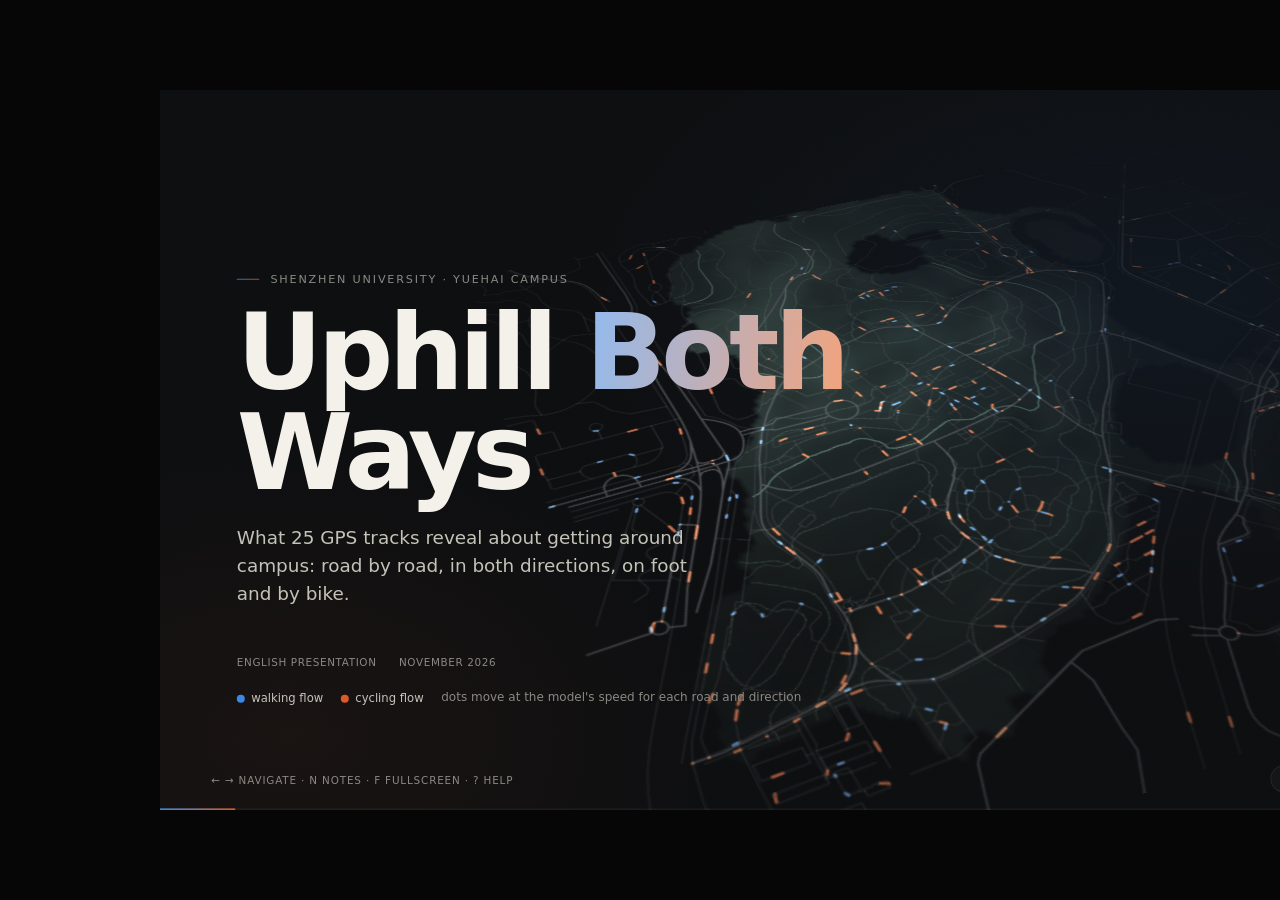
<file: sites/cept1/index.html>
<!doctype html>
<html lang="en">
<head>
<meta charset="utf-8">
<meta name="viewport" content="width=device-width, initial-scale=1">
<title>Uphill Both Ways — Travel efficiency on SZU Yuehai Campus</title>
<style>
:root {
  color-scheme: dark;
  --bg: #0d0e10;
  --surface: #111214;
  --card: rgba(255, 255, 255, 0.035);
  --ink: #f4f1ea;
  --ink-2: #c3c2b7;
  --muted: #898781;
  --grid: #26272a;
  --axis: #3a3b3e;
  --hair: rgba(255, 255, 255, 0.09);
  --walk: #3987e5;
  --bike: #d95926;
  --dirmap: #199e70;
  --down: #9085e9;
  --up: #d95926;
  --critical: #d03b3b;
  --ease: cubic-bezier(.16, 1, .3, 1);
  --font: "Inter", "SF Pro Display", "Segoe UI Variable Display", "Segoe UI", system-ui, -apple-system, "Helvetica Neue", Arial, sans-serif;
}
* { box-sizing: border-box; margin: 0; padding: 0; }
html, body { height: 100%; background: #060607; overflow: hidden; }
body { font-family: var(--font); color: var(--ink); -webkit-font-smoothing: antialiased; }

#viewport { position: fixed; inset: 0; display: grid; place-items: center; }
#stage {
  position: relative; width: 1600px; height: 900px; flex: none; overflow: hidden;
  transform-origin: center center;
  background:
    radial-gradient(1200px 700px at 78% 30%, rgba(57, 135, 229, 0.07), transparent 60%),
    radial-gradient(900px 600px at 10% 90%, rgba(217, 89, 38, 0.06), transparent 60%),
    var(--bg);
}
#grain { position: absolute; inset: 0; pointer-events: none; opacity: .05; mix-blend-mode: overlay; z-index: 50;
  background-image: url("data:image/svg+xml;utf8,<svg xmlns='http://www.w3.org/2000/svg' width='160' height='160'><filter id='n'><feTurbulence type='fractalNoise' baseFrequency='.9' numOctaves='2' stitchTiles='stitch'/></filter><rect width='100%' height='100%' filter='url(%23n)'/></svg>"); }
#map { position: absolute; left: 0; top: 0; width: 1600px; height: 900px; transform-origin: 50% 50%; will-change: transform; z-index: 1; }

/* ---------- chrome ---------- */
.chrome { position: absolute; z-index: 40; pointer-events: none; font-size: 13px; letter-spacing: .08em; text-transform: uppercase; color: var(--muted); }
#brand { top: 34px; left: 64px; display: flex; gap: 14px; align-items: center; }
#brand b { color: var(--ink-2); font-weight: 600; }
#brand i { width: 22px; height: 1px; background: var(--axis); display: inline-block; }
#section { top: 34px; right: 64px; text-align: right; transition: opacity .5s; }
#counter { bottom: 30px; right: 64px; font-variant-numeric: tabular-nums; }
#counter b { color: var(--ink); font-weight: 600; }
#progress { position: absolute; left: 0; bottom: 0; height: 2px; width: 100%; background: rgba(255,255,255,.05); z-index: 40; }
#progress i { display: block; height: 100%; width: 0; background: linear-gradient(90deg, var(--walk), var(--bike)); transition: width .9s var(--ease); }
#hint { bottom: 30px; left: 64px; transition: opacity .8s; }
.navbtn { position: absolute; z-index: 41; bottom: 22px; width: 34px; height: 34px; border-radius: 50%; border: 1px solid var(--hair);
  background: rgba(255,255,255,.03); color: var(--ink-2); font-size: 15px; cursor: pointer; transition: background .3s, color .3s; }
.navbtn:hover { background: rgba(255,255,255,.1); color: var(--ink); }
#prev { right: 178px; } #next { right: 136px; }

/* ---------- slides ---------- */
.slide { position: absolute; inset: 0; padding: 104px 96px 88px; visibility: hidden; pointer-events: none; z-index: 10; --dir: 1; }
.slide.active { visibility: visible; pointer-events: auto; }
.slide.leaving { visibility: visible; animation: slide-out .6s cubic-bezier(.5, 0, .2, 1) forwards; }
@keyframes slide-out { to { opacity: 0; transform: translateY(calc(var(--dir) * -34px)) scale(.985); filter: blur(7px); } }
.slide.active .rv { animation: rv-in 1s var(--ease) both; animation-delay: calc(var(--d, 0) * 1ms + 420ms); }
@keyframes rv-in { from { opacity: 0; transform: translateY(calc(var(--dir) * 30px)); filter: blur(10px); } }
.slide.active .rv-wipe { animation: rv-wipe 1.2s var(--ease) both; animation-delay: calc(var(--d, 0) * 1ms + 420ms); }
@keyframes rv-wipe { from { clip-path: inset(0 100% 0 0); opacity: .2; } to { clip-path: inset(0 0 0 0); } }
.slide.active .rv-pop { animation: rv-pop .9s cubic-bezier(.34, 1.56, .64, 1) both; animation-delay: calc(var(--d, 0) * 1ms + 420ms); }
@keyframes rv-pop { from { opacity: 0; transform: scale(.85); filter: blur(6px); } }
.split .w { display: inline-block; overflow: hidden; vertical-align: top; padding-bottom: .14em; margin-bottom: -.14em; }
.split .w > span { display: inline-block; }
.slide.active .split .w > span { animation: word-in 1.1s var(--ease) both; animation-delay: calc(var(--wd) * 1ms + 380ms); }
@keyframes word-in { from { transform: translateY(108%) rotate(3deg); opacity: 0; } }

.eyebrow { font-size: 14px; letter-spacing: .16em; text-transform: uppercase; color: var(--muted); display: flex; align-items: center; gap: 14px; margin-bottom: 22px; }
.eyebrow::before { content: ""; width: 28px; height: 1px; background: linear-gradient(90deg, var(--walk), var(--bike)); }
h1 { font-size: 132px; line-height: .95; font-weight: 650; letter-spacing: -.045em; }
h2 { font-size: 50px; line-height: 1.08; font-weight: 620; letter-spacing: -.03em; max-width: 1100px; }
h2 em, h1 em { font-style: normal; background: linear-gradient(100deg, #8fbaf0 0%, #f2a27a 100%); -webkit-background-clip: text; background-clip: text; color: transparent; }
.lead { font-size: 23px; line-height: 1.5; color: var(--ink-2); max-width: 640px; margin-top: 26px; font-weight: 400; }
.small { font-size: 15px; line-height: 1.55; color: var(--muted); }
.ink2 { color: var(--ink-2); }
.col { position: absolute; }
.k-walk, .k-bike, .k-down, .k-up, .k-dirmap { display: inline-block; width: 18px; height: 3px; border-radius: 2px; vertical-align: middle; margin-right: 8px; }
.k-walk { background: var(--walk); } .k-bike { background: var(--bike); } .k-down { background: var(--down); } .k-up { background: var(--up); } .k-dirmap { background: var(--dirmap); }
.dot-k { display: inline-block; width: 10px; height: 10px; border-radius: 50%; vertical-align: middle; margin-right: 8px; }

/* stat tiles */
.tiles { display: grid; gap: 18px; }
.tile { background: var(--card); border: 1px solid var(--hair); border-radius: 18px; padding: 22px 24px 20px; backdrop-filter: blur(6px); }
.tile .lbl { font-size: 14px; color: var(--muted); letter-spacing: .02em; }
.tile .val { font-size: 52px; font-weight: 620; letter-spacing: -.035em; margin: 6px 0 4px; line-height: 1.05; }
.tile .val small { font-size: 22px; font-weight: 500; color: var(--ink-2); margin-left: 4px; letter-spacing: 0; }
.tile .sub { font-size: 14px; color: var(--ink-2); line-height: 1.45; }

/* pipeline */
.pipe { position: absolute; left: 96px; right: 96px; top: 380px; height: 360px; }
.pipe svg { position: absolute; left: 0; top: 0; overflow: visible; }
.step { position: absolute; top: 0; width: 210px; }
.step .num { width: 56px; height: 56px; border-radius: 50%; border: 1px solid var(--hair); background: var(--surface); display: grid; place-items: center;
  font-size: 18px; font-weight: 600; color: var(--ink); position: relative; transition: border-color .4s, box-shadow .4s; }
.step.lit .num { border-color: rgba(244,241,234,.6); box-shadow: 0 0 0 6px rgba(244,241,234,.05), 0 0 28px rgba(143,186,240,.25); }
.step h3 { font-size: 21px; font-weight: 600; margin: 26px 0 10px; letter-spacing: -.01em; }
.step p { font-size: 15.5px; line-height: 1.5; color: var(--ink-2); }
.step p b { color: var(--ink); font-weight: 600; }

/* cards */
.cards { display: grid; grid-template-columns: repeat(3, 1fr); gap: 20px; }
.card { background: var(--card); border: 1px solid var(--hair); border-radius: 20px; padding: 26px 28px; }
.card .ix { font-size: 13px; letter-spacing: .14em; color: var(--muted); text-transform: uppercase; }
.card h3 { font-size: 26px; font-weight: 620; margin: 10px 0 8px; letter-spacing: -.02em; }
.card p { font-size: 16.5px; line-height: 1.5; color: var(--ink-2); }

/* lists */
.facts { list-style: none; display: grid; gap: 18px; }
.facts li { display: grid; grid-template-columns: 34px 1fr; font-size: 19px; line-height: 1.5; color: var(--ink-2); }
.facts li b { color: var(--ink); font-weight: 600; }
.facts li::before { content: attr(data-n); font-size: 13px; color: var(--muted); padding-top: 5px; font-variant-numeric: tabular-nums; }

/* legend */
.legend { display: flex; flex-wrap: wrap; gap: 8px 22px; font-size: 14.5px; color: var(--ink-2); align-items: center; }
.ramp { display: flex; align-items: center; gap: 10px; font-size: 13.5px; color: var(--ink-2); }
.ramp .bar { height: 8px; width: 220px; border-radius: 4px; }
.swatches { display: flex; gap: 2px; }
.swatches i { width: 44px; height: 8px; display: block; }
.swatches i:first-child { border-radius: 4px 0 0 4px; } .swatches i:last-child { border-radius: 0 4px 4px 0; }
.sw-lbl { display: flex; font-size: 12.5px; color: var(--muted); font-variant-numeric: tabular-nums; }
.sw-lbl span { width: 46px; }

/* charts */
svg text { font-family: var(--font); }
.ax text { fill: var(--muted); font-size: 13px; font-variant-numeric: tabular-nums; }
.ax line, .ax path { stroke: var(--grid); stroke-width: 1; shape-rendering: crispEdges; }
.ax .base { stroke: var(--axis); }
.lbl-ink { fill: var(--ink); font-size: 14px; font-weight: 600; }
.lbl-2 { fill: var(--ink-2); font-size: 13.5px; }
.lbl-m { fill: var(--muted); font-size: 12.5px; }
.draw { stroke-dasharray: 1; stroke-dashoffset: 1; }
.play .draw { transition: stroke-dashoffset 1.6s cubic-bezier(.65, 0, .35, 1); transition-delay: calc(var(--d, 0) * 1ms); stroke-dashoffset: 0; }
.grow { transform: scaleX(0); transform-box: fill-box; transform-origin: left center; }
.play .grow { transition: transform 1.1s var(--ease); transition-delay: calc(var(--d, 0) * 1ms); transform: scaleX(1); }
.growy { transform: scaleY(0); transform-box: fill-box; transform-origin: center bottom; }
.play .growy { transition: transform 1s var(--ease); transition-delay: calc(var(--d, 0) * 1ms); transform: scaleY(1); }
.pop { opacity: 0; transform: scale(.2); transform-box: fill-box; transform-origin: center; }
.play .pop { transition: transform .7s cubic-bezier(.34, 1.56, .64, 1), opacity .4s; transition-delay: calc(var(--d, 0) * 1ms); opacity: 1; transform: scale(1); }
.fade { opacity: 0; }
.play .fade { transition: opacity .8s; transition-delay: calc(var(--d, 0) * 1ms); opacity: 1; }
.hit { fill: transparent; cursor: default; }
.mark-hover { transition: filter .2s, opacity .2s; }
.mark-hover.on { filter: brightness(1.35); }

#tip { position: absolute; z-index: 60; pointer-events: none; background: rgba(22, 23, 26, .96); border: 1px solid rgba(255,255,255,.12); border-radius: 10px;
  padding: 10px 12px; font-size: 13.5px; color: var(--ink-2); box-shadow: 0 12px 40px rgba(0,0,0,.45); opacity: 0; transform: translateY(4px);
  transition: opacity .15s, transform .15s; min-width: 140px; }
#tip.on { opacity: 1; transform: none; }
#tip .t { color: var(--muted); font-size: 12px; letter-spacing: .04em; margin-bottom: 6px; }
#tip .r { display: flex; align-items: center; gap: 8px; margin-top: 3px; white-space: nowrap; }
#tip .r b { color: var(--ink); font-weight: 650; font-variant-numeric: tabular-nums; }
#tip .r i { width: 14px; height: 3px; border-radius: 2px; display: inline-block; }

/* matrix */
.mx { display: grid; gap: 2px; }
.mx .h { font-size: 13.5px; color: var(--muted); display: flex; align-items: center; }
.mx .h.col-h { justify-content: center; text-align: center; }
.mx .c { border-radius: 8px; display: flex; flex-direction: column; align-items: center; justify-content: center; font-variant-numeric: tabular-nums;
  position: relative; transition: transform .25s, box-shadow .25s; cursor: default; }
.mx .c:hover { transform: scale(1.06); z-index: 2; box-shadow: 0 8px 30px rgba(0,0,0,.5); }
.mx .c b { font-size: 21px; font-weight: 650; letter-spacing: -.02em; }
.mx .c span { font-size: 12px; opacity: .8; margin-top: 1px; }
.mx .c.diag { background: rgba(255,255,255,.02); color: var(--muted); }
.slide.active .mx .c:not(.diag) { animation: cell-in .8s cubic-bezier(.34, 1.4, .64, 1) both; animation-delay: calc(var(--cd) * 1ms + 700ms); }
@keyframes cell-in { from { opacity: 0; transform: scale(.6) rotateX(60deg); } }

/* race */
.racer { display: grid; grid-template-columns: 1fr auto; align-items: end; padding: 18px 0; border-bottom: 1px solid var(--hair); }
.racer .nm { font-size: 18px; color: var(--ink); font-weight: 600; }
.racer .nm small { display: block; font-size: 14px; color: var(--muted); font-weight: 400; margin-top: 4px; }
.racer .tm { font-size: 58px; font-weight: 620; letter-spacing: -.04em; font-variant-numeric: tabular-nums; line-height: 1; }
.racer .tm small { font-size: 20px; color: var(--ink-2); font-weight: 500; margin-left: 4px; letter-spacing: 0; }
.racer .dl { font-size: 14px; color: var(--ink-2); margin-top: 6px; text-align: right; height: 18px; opacity: 0; transition: opacity .5s; }
.racer.done .dl { opacity: 1; }
.racer .sw { display: inline-block; width: 12px; height: 12px; border-radius: 50%; margin-right: 10px; vertical-align: 1px; box-shadow: 0 0 0 2px var(--surface), 0 0 14px currentColor; }
.btn { font: inherit; font-size: 14px; color: var(--ink); background: rgba(255,255,255,.05); border: 1px solid var(--hair); border-radius: 999px;
  padding: 8px 16px; cursor: pointer; transition: background .25s, border-color .25s, color .25s; }
.btn:hover { background: rgba(255,255,255,.1); }
.btn.on { background: var(--ink); color: #111; border-color: var(--ink); }
.btn-row { display: flex; gap: 8px; flex-wrap: wrap; }

/* iso */
.iso-row { display: grid; grid-template-columns: 26px 1fr auto; align-items: center; gap: 12px; padding: 14px 0; border-bottom: 1px solid var(--hair); }
.iso-row i { width: 22px; height: 6px; border-radius: 3px; display: block; }
.iso-row .t { font-size: 17px; color: var(--ink-2); }
.iso-row .t small { display: block; color: var(--muted); font-size: 13px; margin-top: 3px; max-width: 360px; line-height: 1.4; }
.iso-row b { font-size: 30px; font-weight: 620; letter-spacing: -.03em; font-variant-numeric: tabular-nums; }
.iso-row b small { font-size: 15px; color: var(--ink-2); font-weight: 500; margin-left: 3px; }

/* takeaways */
.take { display: grid; grid-template-columns: 70px 1fr; padding: 22px 0; border-top: 1px solid var(--hair); }
.take .n { font-size: 40px; font-weight: 300; color: var(--muted); line-height: 1; }
.take h3 { font-size: 24px; font-weight: 620; letter-spacing: -.015em; margin-bottom: 6px; }
.take p { font-size: 17px; line-height: 1.5; color: var(--ink-2); }

/* notes & help */
#notes { position: fixed; left: 50%; bottom: 18px; transform: translate(-50%, 20px); width: min(980px, 92vw); z-index: 100; background: rgba(18, 19, 22, .94);
  border: 1px solid rgba(255,255,255,.12); border-radius: 14px; padding: 16px 20px; font-size: 17px; line-height: 1.55; color: var(--ink-2);
  opacity: 0; pointer-events: none; transition: opacity .3s, transform .3s; backdrop-filter: blur(10px); }
#notes.on { opacity: 1; transform: translate(-50%, 0); pointer-events: auto; }
#notes .t { font-size: 12px; letter-spacing: .14em; text-transform: uppercase; color: var(--muted); margin-bottom: 6px; }
#help { position: fixed; inset: 0; z-index: 110; display: grid; place-items: center; background: rgba(0,0,0,.55); opacity: 0; pointer-events: none; transition: opacity .3s; }
#help.on { opacity: 1; pointer-events: auto; }
#help div { background: #16171a; border: 1px solid rgba(255,255,255,.12); border-radius: 16px; padding: 26px 32px; font-size: 16px; line-height: 2; color: var(--ink-2); }
#help kbd { font-family: var(--font); background: rgba(255,255,255,.08); border-radius: 6px; padding: 2px 8px; color: var(--ink); margin-right: 8px; font-size: 14px; }
.notes { display: none; }

@media (prefers-reduced-motion: reduce) {
  .slide.active .rv, .slide.active .rv-wipe, .slide.active .rv-pop, .slide.active .split .w > span, .slide.active .mx .c { animation-duration: .01s !important; animation-delay: 0s !important; }
  .play .draw, .play .grow, .play .growy, .play .pop, .play .fade { transition-duration: .01s !important; transition-delay: 0s !important; }
}
</style>
</head>
<body>
<div id="viewport">
<div id="stage">
  <canvas id="map"></canvas>
  <div id="grain"></div>

  <div class="chrome" id="brand"><b>Uphill Both Ways</b><i></i><span>SZU · Yuehai Campus</span></div>
  <div class="chrome" id="section"></div>
  <div class="chrome" id="counter"><b>01</b> / 17</div>
  <div class="chrome" id="hint">← → navigate · N notes · F fullscreen · ? help</div>
  <button class="navbtn" id="prev" aria-label="Previous slide">‹</button>
  <button class="navbtn" id="next" aria-label="Next slide">›</button>
  <div id="progress"><i></i></div>
  <div id="tip"></div>

  <!-- 1 · Title -->
  <section class="slide" data-map="title" data-title="Shenzhen University">
    <div class="col" style="left:96px; top:228px; width:780px;">
      <div class="eyebrow rv">Shenzhen University · Yuehai Campus</div>
      <h1 class="split">Uphill <em>Both</em> Ways</h1>
      <p class="lead rv" style="--d:500; max-width:600px;">What 25 GPS tracks reveal about getting around campus: road by road, in both directions, on foot and by bike.</p>
      <div class="rv small" style="--d:750; margin-top:60px; display:flex; gap:28px; letter-spacing:.06em; text-transform:uppercase; font-size:13px;">
        <span>English Presentation</span><span>November 2026</span>
      </div>
      <div class="rv legend" style="--d:900; margin-top:22px;"><span><span class="dot-k" style="background:var(--walk)"></span>walking flow</span><span><span class="dot-k" style="background:var(--bike)"></span>cycling flow</span><span class="small">dots move at the model's speed for each road and direction</span></div>
    </div>
    <div class="notes">Good morning. Like many of you, I spend a lot of time getting from one end of our campus to the other. I recorded my own GPS tracks and used them to rebuild how fast you can actually travel on every road here, in both directions. The moving dots behind me are simulated walkers and cyclists, each moving at the speed my model predicts for that road and direction.</div>
  </section>

  <!-- 2 · Question -->
  <section class="slide" data-map="ambient" data-title="01 · The question">
    <div class="eyebrow rv">01 · The question</div>
    <h2 class="split">A break between classes. Is the trip from A to B <em>the same</em> as from B to A?</h2>
    <div class="rv" style="--d:300; margin-top:42px;"><div id="ch-breaks"></div></div>
    <div class="cards" style="margin-top:36px;">
      <div class="card rv" style="--d:500"><div class="ix">Direction</div><h3>Does uphill matter?</h3><p>How much slower is each road going up than coming down, on foot and on a bike?</p></div>
      <div class="card rv" style="--d:620"><div class="ix">Commute</div><h3>Can I make it?</h3><p>Dorm to class, class to class: which trips fit in a 5, 10 or 20-minute break?</p></div>
      <div class="card rv" style="--d:740"><div class="ix">Reach</div><h3>How far is "close"?</h3><p>How much of campus can you reach in 5, 10 or 15 minutes from where you live?</p></div>
    </div>
    <div class="notes">Our breaks are 5, 10 or 20 minutes. Huiwen to Zhili on foot takes about 20 minutes, plus a minute to get in and out of buildings, so it doesn't even fit the long break. That raised three questions: does direction matter, which trips actually fit, and how far is "close"?</div>
  </section>

  <!-- 3 · Data -->
  <section class="slide" data-map="cover" data-title="02 · The data">
    <div class="eyebrow rv">02 · The data</div>
    <h2 class="split" style="max-width:640px;">25 tracks, one campus, <em>every road</em> both ways</h2>
    <div class="tiles" style="grid-template-columns:repeat(2, 300px); margin-top:40px;">
      <div class="tile rv" style="--d:250"><div class="lbl">GPS tracks</div><div class="val" data-count="25">0</div><div class="sub">7 walk · 5 run · 13 bike</div></div>
      <div class="tile rv" style="--d:350"><div class="lbl">Distance recorded</div><div class="val"><span data-count="48.2" data-dec="1">0</span><small>km</small></div><div class="sub">26,149 GPS points</div></div>
      <div class="tile rv" style="--d:450"><div class="lbl">Matched to roads</div><div class="val"><span data-count="88">0</span>–100<small>%</small></div><div class="sub">median offset 2–7 m (HMM map-matching)</div></div>
      <div class="tile rv" style="--d:550"><div class="lbl">Road segments observed</div><div class="val" data-count="379">0</div><div class="sub">266 walked · 113 cycled</div></div>
    </div>
    <div class="rv legend" style="--d:700; margin-top:30px;"><span><span class="k-walk"></span>walked</span><span><span class="k-bike"></span>cycled</span><span><span class="k-walk" style="background:#4a4b4f"></span>rest of the network (2,069 segments)</span></div>
    <p class="rv small" style="--d:800; margin-top:14px; max-width:620px;">Tracks are stored once on a shared server (DirMap) and re-analysed automatically. Only aggregates are published: no raw tracks, no timestamps.</p>
    <div class="notes">The data: 25 tracks I recorded myself, about 48 kilometres in total. Each track is matched to OpenStreetMap roads with a hidden Markov model; 88 to 100 percent of points match, usually within a few metres. On the map, blue is road I walked and orange is road I cycled. Everything else is filled in by the model.</div>
  </section>

  <!-- 4 · Method -->
  <section class="slide" data-map="ambient2" data-title="03 · Method">
    <div class="eyebrow rv">03 · Method</div>
    <h2 class="split">From raw GPS to a <em>directed</em> model of campus</h2>
    <div class="pipe" id="pipe">
      <svg width="1408" height="60" id="pipe-svg"></svg>
    </div>
    <div class="notes">Six steps. Upload the track and detect walking, running or cycling. Match every point to a road and a direction. Add the slope from a shared terrain model. Fit a robust regression that separates my personal pace from slope, road type and rush hour. Then plan routes on a directed graph, where A to B and B to A are separate edges, and finally test it on tracks the model has never seen.</div>
  </section>

  <!-- 5 · Hill -->
  <section class="slide" data-map="hill" data-title="04 · Terrain">
    <div class="col" style="left:930px; top:104px; width:580px;">
      <div class="eyebrow rv">04 · Terrain</div>
      <h2 class="split">The campus is <em>a hill</em></h2>
      <p class="lead rv" style="--d:300;">Huiwen sits at about <b class="ink2" style="color:var(--ink)">33 m</b>. The southern teaching cluster (Zhili, Zhizhen, Zhixin) sits at <b style="color:var(--ink)">5–8 m</b>. Every trip between them climbs or drops about 25 m.</p>
      <div class="rv" style="--d:450; margin-top:34px;" id="hill-bars"></div>
      <div class="rv ramp" style="--d:600; margin-top:26px;"><span>2 m</span><span class="bar" id="elev-ramp"></span><span>35 m</span><span class="small">elevation · contours every 2 m</span></div>
      <p class="rv small" style="--d:700; margin-top:14px;">Terrain: DirMap shared track-height model, 10 m grid. Slope is integrated every ~10 m and per direction, so a dip followed by a climb never cancels out to "flat".</p>
    </div>
    <div class="notes">This is why direction matters. The terrain comes from a shared elevation model built from many GPS tracks. The north of campus, around Huiwen, is about 25 metres higher than the southern teaching buildings. Contours are every 2 metres.</div>
  </section>

  <!-- 6 · Slope -->
  <section class="slide" data-map="ambient3" data-title="05 · Slope">
    <div class="eyebrow rv">05 · Slope</div>
    <h2 class="split">Hills hurt <em>bikes</em>, barely walkers</h2>
    <div class="rv legend" style="--d:250; margin-top:22px;">
      <span><span class="k-bike"></span>This study, cycling</span><span><span class="k-walk"></span>This study, walking</span>
      <span><span class="k-dirmap"></span>DirMap (independent fit)</span><span><span class="k-walk" style="background:repeating-linear-gradient(90deg,#898781 0 3px,transparent 3px 6px)"></span>Prior assumption</span>
    </div>
    <div class="rv" style="--d:300; margin-top:14px;" id="ch-slope"></div>
    <div class="notes">Here is the slope effect. The y-axis is travel time relative to flat ground. For cycling, a 5 percent climb makes you about 24 percent slower and a 5 percent descent about 22 percent faster. An independent fit by the DirMap project gives almost the same curve, which is reassuring. Walking barely changes: about 4 percent slower uphill.</div>
  </section>

  <!-- 7 · Road type -->
  <section class="slide" data-map="ambient4" data-title="06 · Road type">
    <div class="eyebrow rv">06 · Road type</div>
    <h2 class="split">Steps are <em>a wall</em> for cyclists</h2>
    <div class="col" style="left:96px; top:300px;"><div class="rv legend" style="--d:250; margin-bottom:12px;"><span><span class="dot-k" style="background:var(--walk);border-radius:2px"></span>Walking</span><span><span class="dot-k" style="background:var(--bike);border-radius:2px"></span>Cycling</span><span class="small">speed relative to an ordinary campus road (= 1.0)</span></div><div class="rv" style="--d:300" id="ch-roads"></div></div>
    <div class="col tiles" style="left:1040px; top:300px; width:460px;">
      <div class="tile rv" style="--d:600"><div class="lbl">Cycling up steps (pushing)</div><div class="val"><span data-count="6.5" data-dec="1">0</span>×<small>the time</small></div><div class="sub">of the same distance on a road</div></div>
      <div class="tile rv" style="--d:720"><div class="lbl">Walking up steps</div><div class="val"><span data-count="2.2" data-dec="1">0</span>×<small>the time</small></div><div class="sub">down is easier: 1.7×</div></div>
      <div class="tile rv" style="--d:840"><div class="lbl">Cycling on footbridges</div><div class="val"><span data-count="2.1" data-dec="1">0</span>×<small>the time</small></div><div class="sub">yielding to pedestrians, often walking the bike</div></div>
    </div>
    <div class="notes">Road type matters even more than slope for bikes. On footways a bike runs at about 77 percent of road speed because you share them with pedestrians. On footbridges it's half, and on steps you push, which takes six and a half times as long. For walkers, roads, footways and bridges are all the same. Only steps slow you down.</div>
  </section>

  <!-- 8 · Speed map -->
  <section class="slide" data-map="speed" data-title="07 · Speed map">
    <div class="col" style="left:96px; top:104px; width:600px;">
      <div class="eyebrow rv">07 · Speed map</div>
      <h2 class="split">Where cycling is <em>fast</em>, and where it isn't</h2>
      <div class="rv" style="--d:300; margin-top:34px;">
        <div class="small" style="margin-bottom:8px;">Cycling, off-peak · seconds per 100 m (average of both directions)</div>
        <div class="swatches" id="speed-sw"></div>
        <div class="sw-lbl" id="speed-lbl"></div>
      </div>
      <ul class="facts rv" style="--d:500; margin-top:34px;">
        <li data-n="01"><span><b>Roads:</b> about 21 km/h, my base pace (5.7 m/s).</span></li>
        <li data-n="02"><span><b>Footways:</b> about 16 km/h, because they're shared with pedestrians.</span></li>
        <li data-n="03"><span><b>Footbridges and steps</b> drop below 10 km/h. Real rides avoid them: two measured detours are now built into the planner.</span></li>
      </ul>
    </div>
    <div class="notes">Putting slope and road type together gives a speed map for cycling. Dark segments are fast; bright segments are slow. The bright spots are steps and footbridges, scattered all over campus. My real rides take detours around them, and the planner now uses those detours.</div>
  </section>

  <!-- 9 · Race -->
  <section class="slide" data-map="race" data-title="08 · Direction">
    <div class="col" style="left:900px; top:104px; width:610px;">
      <div class="eyebrow rv">08 · Direction</div>
      <h2 class="split">Same road, <em>different</em> trip</h2>
      <p class="lead rv" style="--d:250; font-size:19px; margin-top:14px;">Two cyclists leave at the same moment, one from each building. Replayed at about 50× speed.</p>
      <div class="rv" style="--d:400; margin-top:16px;">
        <div class="racer" id="r-down"><div><div class="nm"><span class="sw" style="color:var(--down);background:var(--down)"></span>Huiwen → Zhili<small>mostly downhill · climbs 5 m</small></div></div><div><div class="tm"><span>0.0</span><small>min</small></div><div class="dl"></div></div></div>
        <div class="racer" id="r-up"><div><div class="nm"><span class="sw" style="color:var(--up);background:var(--up)"></span>Zhili → Huiwen<small>mostly uphill · climbs 30 m</small></div></div><div><div class="tm"><span>0.0</span><small>min</small></div><div class="dl"></div></div></div>
      </div>
      <div class="rv" style="--d:550; margin-top:18px;"><div class="small" style="margin-bottom:4px;">Elevation along the route (m) · distance from Zhili (km)</div><div id="ch-profile"></div></div>
      <div class="rv" style="--d:650; margin-top:10px;"><button class="btn" id="race-replay">↻ Replay</button></div>
    </div>
    <div class="notes">Here's what direction means in practice. Two simulated cyclists leave at the same time, one from Huiwen and one from Zhili, on almost the same roads. Going down takes 5.7 minutes; coming back up takes 6.8. That's more than a minute, or 18 percent, just from the hill. The profile on the right shows the 25-metre climb.</div>
  </section>

  <!-- 10 · Asymmetry -->
  <section class="slide" data-map="ambient5" data-title="09 · Asymmetry">
    <div class="eyebrow rv">09 · Asymmetry</div>
    <h2 class="split">On a bike, direction costs up to <em>a minute</em>. On foot, seconds.</h2>
    <div class="col" style="left:96px; top:292px;"><div class="rv legend" style="--d:250; margin-bottom:6px;"><span><span class="dot-k" style="background:var(--down)"></span>A → B (first-named building first, usually the uphill one)</span><span><span class="dot-k" style="background:var(--up)"></span>B → A</span><span class="small">cycling, off-peak, all 15 teaching-building pairs</span></div><div class="rv" style="--d:300" id="ch-dumbbell"></div></div>
    <div class="col tiles" style="left:1180px; top:330px; width:330px;">
      <div class="tile rv" style="--d:700"><div class="lbl">Largest cycling gap</div><div class="val"><span data-count="19" data-dec="0">0</span><small>%</small></div><div class="sub">Sci-Tech ⇄ Zhili: 4.9 vs 5.9 min</div></div>
      <div class="tile rv" style="--d:820"><div class="lbl">Largest walking gap</div><div class="val"><span data-count="1.8" data-dec="1">0</span><small>%</small></div><div class="sub">at walking speed the hill barely matters</div></div>
    </div>
    <div class="notes">Across all 15 pairs of teaching buildings, the pattern is clear. Every pair that crosses the hill has a gap of 13 to 19 percent by bike, nearly a minute. Pairs within the flat southern cluster have no gap. And on foot, the biggest difference anywhere is under 2 percent.</div>
  </section>

  <!-- 11 · Between classes -->
  <section class="slide" data-map="ambient6" data-title="10 · Between classes">
    <div class="eyebrow rv">10 · Between classes</div>
    <h2 class="split">A 5-minute break only works <em>next door</em></h2>
    <div class="col" style="left:96px; top:270px;"><div class="small rv" style="--d:250; margin-bottom:12px;">Walking time, off-peak, minutes · row = from, column = to · classified with +1 min to leave and enter buildings</div><div id="mx-teach"></div></div>
    <div class="col" style="left:1000px; top:300px; width:500px;">
      <div class="rv" style="--d:350;" id="mx-legend"></div>
      <ul class="facts rv" style="--d:550; margin-top:30px;">
        <li data-n="01"><span>Only <b>Zhili ⇄ Zhizhen</b> (3.4 min) and <b>Zhixin ⇄ CS&nbsp;&amp;&nbsp;SE</b> (4.5 min) fit a 5-minute break.</span></li>
        <li data-n="02"><span><b>Huiwen → the south cluster</b> takes 19.5–24.7 min on foot: it doesn't even fit the 20-minute break.</span></li>
        <li data-n="03"><span>By bike the same trips take <b>5.7–8.2 min</b>. Ride if you have to switch.</span></li>
      </ul>
    </div>
    <div class="notes">Here is the walking time between every pair of teaching buildings. Dark blue fits a 5-minute break, and only two pairs are that close. Red means you won't make it even in the 20-minute break: anything from Huiwen down to the southern buildings. Hover over any cell to see the cycling time too.</div>
  </section>

  <!-- 12 · Dorm to class -->
  <section class="slide" data-map="ambient7" data-title="11 · Dorm to class">
    <div class="eyebrow rv">11 · Dorm to class</div>
    <h2 class="split">Your dorm <em>decides</em> your morning</h2>
    <div class="col" style="left:96px; top:270px;"><div class="small rv" style="--d:250; margin-bottom:12px;">Off-peak, minutes · large = walking · small = cycling</div><div id="mx-dorm"></div></div>
    <div class="col" style="left:1000px; top:300px; width:500px;">
      <div class="rv ramp" style="--d:350;"><span>3 min</span><span class="bar" id="dorm-ramp"></span><span>21 min</span></div>
      <div class="small rv" style="--d:380; margin-top:6px;">walking time</div>
      <ul class="facts rv" style="--d:550; margin-top:30px;">
        <li data-n="01"><span><b>South Dorms → Zhizhen:</b> 3.4 min walk. <b>Qiao Dorms → Huiwen:</b> 19.7 min.</span></li>
        <li data-n="02"><span><b>Zhai Dorms</b> is the most central: everything within 18 min on foot, 6 min by bike.</span></li>
        <li data-n="03"><span>A bike keeps every dorm-to-class trip <b>under 7 minutes</b>.</span></li>
      </ul>
    </div>
    <div class="notes">From the dorms it depends heavily on where you live. South Dorms are next to the southern buildings, three minutes away, but 20 minutes from Huiwen. Zhai Dorms in the middle are the most balanced. With a bike, no trip takes more than about seven minutes.</div>
  </section>

  <!-- 13 · Reach -->
  <section class="slide" data-map="iso" data-title="12 · Reach">
    <div class="col" style="left:930px; top:104px; width:580px;">
      <div class="eyebrow rv">12 · Reach</div>
      <h2 class="split">How far is <em>close</em>?</h2>
      <p class="lead rv" style="--d:250; font-size:19px; margin-top:14px;">Every road you can reach in time, spreading over the directed network. Pick a starting point.</p>
      <div class="rv btn-row" style="--d:350; margin-top:22px;" id="iso-origins"></div>
      <div class="rv btn-row" style="--d:420; margin-top:10px;" id="iso-modes"></div>
      <div class="rv" style="--d:500; margin-top:14px;" id="iso-rows"></div>
      <p class="rv small" style="--d:600; margin-top:12px;">km = total length of road network reachable. Times as modelled for my pace; leaving a building is not included.</p>
    </div>
    <div class="notes">This is an isochrone map: how far you can get in a given time. From Zhai Dorms, 5 minutes on foot covers only about 6 kilometres of paths, while 15 minutes covers 50. Switch to the bike and 10 minutes covers almost the whole campus. You can click other dorms to compare.</div>
  </section>

  <!-- 14 · Peak -->
  <section class="slide" data-map="ambient8" data-title="13 · Rush hour">
    <div class="eyebrow rv">13 · Rush hour</div>
    <h2 class="split">Class change slows cyclists <em>on shared paths</em></h2>
    <div class="tiles" style="grid-template-columns:repeat(3, 1fr); margin-top:44px;">
      <div class="tile rv" style="--d:250"><div class="lbl">Cycling on footways, steps & bridges at peak</div><div class="val">×<span data-count="1.26" data-dec="2">0</span><small>time</small></div><div class="sub">21 peak observations: dodging crowds</div></div>
      <div class="tile rv" style="--d:350"><div class="lbl">Walking at peak</div><div class="val">×<span data-count="1.00" data-dec="2">0</span><small>time</small></div><div class="sub">43 peak observations: no measurable effect</div></div>
      <div class="tile rv" style="--d:450"><div class="lbl">Roads at peak</div><div class="val" style="font-size:40px;line-height:1.3;">not modelled</div><div class="sub">When I'm late I ride faster, so "peak" and "my pace" can't be separated on roads</div></div>
    </div>
    <div class="rv" style="--d:600; margin-top:38px;"><div class="small" style="margin-bottom:6px;">Peak windows used by the model: 17 minutes around each class start and end</div><div id="ch-peak"></div></div>
    <div class="notes">Rush hour. When classes change, cycling on shared paths takes about 26 percent longer. Walking doesn't change measurably. I deliberately did not model a peak effect on roads: when I'm late I simply ride faster, and the data can't tell that apart from traffic. An earlier version claimed roads were faster at peak, which was exactly this artefact.</div>
  </section>

  <!-- 15 · Validation -->
  <section class="slide" data-map="ambient9" data-title="14 · Validation">
    <div class="eyebrow rv">14 · Validation</div>
    <h2 class="split">How good is it? <em>Honestly</em>: modest.</h2>
    <div class="col" style="left:96px; top:300px;"><div class="small rv" style="--d:250; margin-bottom:10px;">Leave-one-track-out: refit without a track, then predict its travel time · bar = median absolute error · dots = individual tracks</div><div class="rv" style="--d:300" id="ch-val"></div></div>
    <div class="col" style="left:1070px; top:330px; width:440px;">
      <div class="tile rv" style="--d:600"><div class="lbl">Knowing the first 40% of a ride</div><div class="val"><span data-count="23.3" data-dec="1">0</span>→<span data-count="14.2" data-dec="1">0</span><small>%</small></div><div class="sub">cycling error drops by ~40%: most error is "how fast I felt that day"</div></div>
      <div class="tile rv" style="--d:720; margin-top:18px;"><div class="lbl">Planned vs actual cycling route</div><div class="val"><span data-count="57">0</span><small>% overlap</small></div><div class="sub">median of 13 rides: real choices depend on things the map can't see</div></div>
    </div>
    <div class="notes">How accurate is it? I left each track out, refit the model, and predicted that trip. Walking: about 10 percent error. Cycling: 23 percent, only a little better than assuming a constant speed. But if you know how fast the first 40 percent of the ride went, the error drops to 14 percent, so most of the error is simply how fast I happened to be riding that day.</div>
  </section>

  <!-- 16 · Takeaways -->
  <section class="slide" data-map="ambient10" data-title="15 · Takeaways">
    <div class="eyebrow rv">15 · Takeaways</div>
    <h2 class="split">What the tracks <em>taught me</em></h2>
    <div class="col" style="left:96px; top:300px; width:820px;">
      <div class="take rv" style="--d:300"><div class="n">1</div><div><h3>Direction is real, for bikes</h3><p>Crossing the hill costs a cyclist 13–19% extra (about a minute) going north. Walkers hardly notice.</p></div></div>
      <div class="take rv" style="--d:420"><div class="n">2</div><div><h3>Steps and bridges dominate cycling</h3><p>A single flight of steps can outweigh a long detour. The best bike route is often not the shortest.</p></div></div>
      <div class="take rv" style="--d:540"><div class="n">3</div><div><h3>The break, not the distance, is the constraint</h3><p>Huiwen to the south cluster doesn't fit a 20-minute break on foot. With a bike, every pair does.</p></div></div>
    </div>
    <div class="col rv" style="--d:700; left:1000px; top:316px; width:500px;">
      <div class="tile"><div class="lbl" style="margin-bottom:10px;">Limitations</div>
        <ul class="facts" style="gap:10px;">
          <li data-n="·" style="font-size:16px;"><span>One person, 25 tracks, few peak-hour rides. Most roads fall back to their road-type average.</span></li>
          <li data-n="·" style="font-size:16px;"><span>GPS can't separate paths only a few metres apart.</span></li>
          <li data-n="·" style="font-size:16px;"><span>The slope effect is a correlation after adjusting for pace, not proof of cause.</span></li>
          <li data-n="·" style="font-size:16px;"><span>Places are building-group centroids: real doors and bike parking add tens of seconds.</span></li>
        </ul>
      </div>
    </div>
    <div class="notes">Three takeaways. Direction is real, but mostly for bikes. For cyclists, steps and footbridges matter more than distance. And the real constraint is the break length: some walking trips simply don't fit. The limitations matter too: this is one person's data, so treat the numbers as estimates, not laws.</div>
  </section>

  <!-- 17 · Thanks -->
  <section class="slide" data-map="finale" data-title="Thank you">
    <div class="col" style="left:96px; top:250px; width:820px;">
      <div class="eyebrow rv">Thank you</div>
      <h1 class="split" style="font-size:120px;">Questions<em>?</em></h1>
      <p class="lead rv" style="--d:500;">The live map recomputes itself whenever a new track is uploaded: plan routes in both directions, see reach maps, explore every road.</p>
      <div class="rv" style="--d:700; margin-top:34px; font-size:22px; font-weight:600; letter-spacing:-.01em;">85.211.195.104/trackstudy</div>
      <div class="rv small" style="--d:800; margin-top:8px;">Data: own GPS tracks · OpenStreetMap · DirMap shared terrain</div>
    </div>
    <div class="notes">Thank you. The full interactive map is online and updates automatically whenever I upload a new track. I'm happy to take questions.</div>
  </section>
</div>
</div>
<div id="notes"><div class="t">Speaker notes</div><div id="notes-body"></div></div>
<div id="help"><div><kbd>→</kbd><kbd>Space</kbd> next &nbsp; <kbd>←</kbd> previous<br><kbd>Home</kbd><kbd>End</kbd> first / last<br><kbd>N</kbd> speaker notes &nbsp; <kbd>F</kbd> fullscreen<br><kbd>R</kbd> replay current animation &nbsp; <kbd>?</kbd> this help</div></div>

<script src="data.js"></script>
<script>
'use strict';
const D = window.DECK_DATA;
const $ = (s, r = document) => r.querySelector(s), $$ = (s, r = document) => [...r.querySelectorAll(s)];
const clamp = (v, a, b) => Math.max(a, Math.min(b, v));
const lerp = (a, b, t) => a + (b - a) * t;
const easeIO = t => t < .5 ? 4 * t * t * t : 1 - Math.pow(-2 * t + 2, 3) / 2;
const easeOut = t => 1 - Math.pow(1 - t, 3);
const REDUCED = matchMedia('(prefers-reduced-motion: reduce)').matches;
const C = { walk: '#3987e5', bike: '#d95926', dirmap: '#199e70', down: '#9085e9', up: '#d95926', ink: '#f4f1ea', ink2: '#c3c2b7', muted: '#898781',
  grid: '#26272a', axis: '#3a3b3e', surface: '#111214', critical: '#d03b3b' };
const EN = D.EN;
const median = a => { const s = [...a].sort((x, y) => x - y), n = s.length; return n % 2 ? s[(n - 1) / 2] : (s[n / 2 - 1] + s[n / 2]) / 2; };

/* =================================================================== network */
const NET = (() => {
  const E = D.edges.map((r, id) => {
    const [a, b, len, flat, cls, cw, cb, cp, effB, effW, sup] = r;
    const xs = [], ys = [], cs = [0];
    for (let i = 0; i < flat.length; i += 2) { xs.push(flat[i]); ys.push(flat[i + 1]); }
    for (let i = 1; i < xs.length; i++) cs.push(cs[i - 1] + Math.hypot(xs[i] - xs[i - 1], ys[i] - ys[i - 1]));
    return { id, a, b, len, xs, ys, cs, L: cs[cs.length - 1] || 0.01, cls, cost: { w: cw, b: cb, p: cp }, effB, effW, sup };
  });
  const nodeXY = new Float64Array(D.nodes * 2).fill(NaN);
  E.forEach(e => { nodeXY[e.a * 2] = e.xs[0]; nodeXY[e.a * 2 + 1] = e.ys[0]; nodeXY[e.b * 2] = e.xs[e.xs.length - 1]; nodeXY[e.b * 2 + 1] = e.ys[e.ys.length - 1]; });
  const out = {};
  for (const m of ['w', 'b', 'p']) {
    const o = Array.from({ length: D.nodes }, () => []);
    E.forEach(e => {
      if (e.cost[m][0] != null) o[e.a].push([e.b, e.cost[m][0], e.id, 0]);
      if (e.cost[m][1] != null) o[e.b].push([e.a, e.cost[m][1], e.id, 1]);
    });
    out[m] = o;
  }
  return { E, nodeXY, out };
})();
const PLACES = Object.fromEntries(D.places.map(p => [p.zh, p]));

function pointAt(e, s) {           // position along edge geometry (world m)
  const cs = e.cs; s = clamp(s, 0, e.L);
  let i = 1; while (i < cs.length - 1 && cs[i] < s) i++;
  const t = (s - cs[i - 1]) / ((cs[i] - cs[i - 1]) || 1);
  return [lerp(e.xs[i - 1], e.xs[i], t), lerp(e.ys[i - 1], e.ys[i], t)];
}
function subPath(path, e, s0, s1) { // append edge geometry between s0 and s1 (s0 < s1)
  if (s1 - s0 < 0.2) return;
  const p0 = pointAt(e, s0); path.moveTo(p0[0], p0[1]);
  for (let i = 1; i < e.cs.length - 1; i++) if (e.cs[i] > s0 && e.cs[i] < s1) path.lineTo(e.xs[i], e.ys[i]);
  const p1 = pointAt(e, s1); path.lineTo(p1[0], p1[1]);
}
class Heap {
  constructor() { this.a = []; }
  get size() { return this.a.length; }
  push(k, v) { const a = this.a; a.push([k, v]); let i = a.length - 1; while (i > 0) { const p = (i - 1) >> 1; if (a[p][0] <= a[i][0]) break; [a[p], a[i]] = [a[i], a[p]]; i = p; } }
  pop() { const a = this.a, top = a[0], last = a.pop(); if (a.length) { a[0] = last; let i = 0; for (;;) { const l = 2 * i + 1, r = l + 1; let m = i;
    if (l < a.length && a[l][0] < a[m][0]) m = l; if (r < a.length && a[r][0] < a[m][0]) m = r; if (m === i) break; [a[m], a[i]] = [a[i], a[m]]; i = m; } } return top; }
}
function dijkstra(mode, src) {
  const n = D.nodes, dist = new Float64Array(n).fill(Infinity), prev = new Int32Array(n).fill(-1), pdir = new Int8Array(n), out = NET.out[mode];
  dist[src] = 0; const h = new Heap(); h.push(0, src);
  while (h.size) {
    const [d, u] = h.pop(); if (d > dist[u]) continue;
    for (const [v, c, eid, dir] of out[u]) { const nd = d + c; if (nd < dist[v]) { dist[v] = nd; prev[v] = eid; pdir[v] = dir; h.push(nd, v); } }
  }
  return { dist, prev, pdir };
}
function snapNode(mode, x, y) {
  let best = -1, bd = Infinity; const out = NET.out[mode];
  for (let i = 0; i < D.nodes; i++) {
    if (!out[i].length) continue;
    const d = Math.hypot(NET.nodeXY[i * 2] - x, NET.nodeXY[i * 2 + 1] - y);
    if (d < bd) { bd = d; best = i; }
  }
  return best;
}

/* =================================================================== terrain */
const TER = (() => {
  const T = D.terrain; if (!T) return null;
  const { nx, ny, x0, y0, step, h } = T;
  const at = (i, j) => (i < 0 || j < 0 || i >= nx || j >= ny) ? null : h[j * nx + i];
  const sample = (x, y) => {
    const fx = (x - x0) / step, fy = (y - y0) / step, i = Math.floor(fx), j = Math.floor(fy), dx = fx - i, dy = fy - j;
    const v = [at(i, j), at(i + 1, j), at(i, j + 1), at(i + 1, j + 1)], w = [(1 - dx) * (1 - dy), dx * (1 - dy), (1 - dx) * dy, dx * dy];
    let s = 0, ws = 0; v.forEach((q, k) => { if (q != null) { s += q * w[k]; ws += w[k]; } });
    return ws > .2 ? s / ws : null;
  };
  // hypsometric + hillshade image (one pixel per grid cell; row 0 = south, matching the flipped world transform)
  const cv = document.createElement('canvas'); cv.width = nx; cv.height = ny;
  const g = cv.getContext('2d'), img = g.createImageData(nx, ny);
  const lo = 2, hi = 35, A = [17, 18, 20], B = [168, 227, 201];
  for (let j = 0; j < ny; j++) for (let i = 0; i < nx; i++) {
    const v = at(i, j); if (v == null) continue;
    const t = clamp((v - lo) / (hi - lo), 0, 1);
    const gx = ((at(i + 1, j) ?? v) - (at(i - 1, j) ?? v)) / (2 * step), gy = ((at(i, j + 1) ?? v) - (at(i, j - 1) ?? v)) / (2 * step);
    const shade = clamp(1 + (-gx * .7 + gy * .7) * 5, .55, 1.4);  // light from north-west
    const k = (j * nx + i) * 4;
    for (let c = 0; c < 3; c++) img.data[k + c] = clamp(lerp(A[c], B[c], Math.pow(t, .9)) * shade, 0, 255);
    img.data[k + 3] = 255 * (.25 + .6 * t);
  }
  g.putImageData(img, 0, 0);
  // marching-squares contours (2 m minor, 10 m major)
  const minor = new Path2D(), major = new Path2D();
  for (let lv = 4; lv <= 34; lv += 2) {
    const P = lv % 10 === 0 ? major : minor;
    for (let j = 0; j < ny - 1; j++) for (let i = 0; i < nx - 1; i++) {
      const a = at(i, j), b = at(i + 1, j), c = at(i + 1, j + 1), d = at(i, j + 1);
      if (a == null || b == null || c == null || d == null) continue;
      const idx = (a > lv) | (b > lv) << 1 | (c > lv) << 2 | (d > lv) << 3;
      if (idx === 0 || idx === 15) continue;
      const X = x0 + i * step, Y = y0 + j * step, f = (p, q) => (lv - p) / (q - p);
      const pt = { ab: [X + f(a, b) * step, Y], bc: [X + step, Y + f(b, c) * step], dc: [X + f(d, c) * step, Y + step], ad: [X, Y + f(a, d) * step] };
      const segs = { 1: ['ad', 'ab'], 2: ['ab', 'bc'], 3: ['ad', 'bc'], 4: ['bc', 'dc'], 5: ['ad', 'dc', 'ab', 'bc'], 6: ['ab', 'dc'], 7: ['ad', 'dc'],
        8: ['ad', 'dc'], 9: ['ab', 'dc'], 10: ['ab', 'ad', 'bc', 'dc'], 11: ['bc', 'dc'], 12: ['ad', 'bc'], 13: ['ab', 'bc'], 14: ['ad', 'ab'] }[idx];
      for (let s = 0; s < segs.length; s += 2) { P.moveTo(...pt[segs[s]]); P.lineTo(...pt[segs[s + 1]]); }
    }
  }
  return { img: cv, minor, major, sample, x0, y0, step, nx, ny };
})();

/* =================================================================== map renderer */
const SPEED_BINS = [20, 25, 35, 60], SPEED_COLORS = ['#7a3416', '#b04b1d', '#e06a35', '#f59a6c', '#fdd0b5'];
const ISO_COL = { walk: ['#9ec5f4', '#5598e7', '#256abf'], bike: ['#fbc4a6', '#ef8a5d', '#c4501f'] };
const ISO_LIM = { walk: [5, 10, 15], bike: [3, 5, 10] };

const MAP = (() => {
  const cv = $('#map'), ctx = cv.getContext('2d');
  let K = 1;
  const paths = { net: new Path2D(), netMajor: new Path2D(), walk: new Path2D(), bike: new Path2D(), speed: SPEED_BINS.map(() => new Path2D()).concat([new Path2D()]) };
  NET.E.forEach(e => {
    const add = P => { P.moveTo(e.xs[0], e.ys[0]); for (let i = 1; i < e.xs.length; i++) P.lineTo(e.xs[i], e.ys[i]); };
    add(e.cls === 'major' || e.cls === 'minor' ? paths.netMajor : paths.net);
    if (e.sup[0]) add(paths.walk);
    if (e.sup[1]) add(paths.bike);
    const c = [e.cost.b[0], e.cost.b[1]].filter(v => v != null);
    if (c.length) { const sp = c.reduce((s, v) => s + v, 0) / c.length / e.len * 100; let k = 0; while (k < SPEED_BINS.length && sp >= SPEED_BINS[k]) k++; e.s100 = sp; add(paths.speed[k]); }
  });

  // tweened state
  const KEYS = ['cx', 'cy', 'ppm', 'sx', 'sy', 'tilt', 'spin', 'scale', 'terrain', 'contour', 'net', 'cover', 'speed', 'flow', 'race', 'iso', 'labels', 'm0', 'm1', 'vig', 'drift'];
  const BASE = { cx: 60, cy: -20, ppm: .6, sx: 800, sy: 450, tilt: 0, spin: 0, scale: 1, terrain: 0, contour: 0, net: 0, cover: 0, speed: 0, flow: 0, race: 0, iso: 0, labels: 0,
    m0: -3000, m1: -2000, vig: 0, drift: 0 };
  let cur = { ...BASE }, from = { ...BASE }, to = { ...BASE }, t0 = 0, dur = 1;
  let labelSet = new Set(), labelAlpha = Object.fromEntries(D.places.map(p => [p.zh, 0]));
  let reveal = 1, revealT0 = 0;

  function set(target, opts = {}) {
    from = { ...cur }; to = { ...BASE, ...target }; t0 = performance.now(); dur = REDUCED ? 1 : (opts.dur || 1600);
    labelSet = new Set(target.labelList || []);
    if (opts.reveal) { reveal = 0; revealT0 = performance.now(); }
  }
  function resize(scale) {
    K = Math.min(2.2, (window.devicePixelRatio || 1) * scale);
    cv.width = Math.round(1600 * K); cv.height = Math.round(900 * K);
  }
  const W2S = (x, y) => [cur.sx + (x - cur.cx) * cur.ppm, cur.sy - (y - cur.cy) * cur.ppm];
  function worldTransform() { ctx.setTransform(K * cur.ppm, 0, 0, -K * cur.ppm, K * (cur.sx - cur.cx * cur.ppm), K * (cur.sy + cur.cy * cur.ppm)); }

  // ---- flowing particles (simulated walkers / cyclists at the modelled speed of each road & direction)
  const parts = [];
  const TL = 34;      // time-lapse factor
  const mobile = { w: NET.E.filter(e => e.cost.w[0] != null || e.cost.w[1] != null), b: NET.E.filter(e => e.cost.b[0] != null || e.cost.b[1] != null) };
  function spawn(p) {
    const list = mobile[p.m]; const e = list[(Math.random() * list.length) | 0];
    const dirs = [0, 1].filter(d => e.cost[p.m][d] != null); p.d = dirs[(Math.random() * dirs.length) | 0];
    p.e = e; p.s = Math.random() * e.L; p.life = 6 + Math.random() * 14;
  }
  for (let i = 0; i < 520; i++) { const p = { m: i % 5 < 2 ? 'w' : 'b' }; spawn(p); parts.push(p); }
  function stepParticles(dt) {
    for (const p of parts) {
      p.life -= dt; if (p.life < 0) { spawn(p); continue; }
      const e = p.e, v = e.len / e.cost[p.m][p.d];
      p.v = v; p.s += (p.d ? -1 : 1) * v * dt * TL;
      if (p.s > e.L || p.s < 0) {
        const node = p.d ? e.a : e.b, opts = NET.out[p.m][node].filter(o => o[2] !== e.id);
        const nx = opts.length ? opts[(Math.random() * opts.length) | 0] : null;
        if (!nx) { spawn(p); continue; }
        p.e = NET.E[nx[2]]; p.d = nx[3]; p.s = p.d ? p.e.L : 0;
      }
    }
  }
  function drawParticles(alpha) {
    if (alpha <= 0.01) return;
    ctx.globalCompositeOperation = 'lighter';
    for (const m of ['w', 'b']) {
      const P = new Path2D();
      for (const p of parts) {
        if (p.m !== m) continue;
        const a = pointAt(p.e, p.s), tr = clamp(p.v * TL * 0.09, 6, 60), b = pointAt(p.e, p.s - (p.d ? -1 : 1) * tr);
        P.moveTo(b[0], b[1]); P.lineTo(a[0], a[1]);
      }
      ctx.strokeStyle = m === 'w' ? 'rgba(110,170,240,1)' : 'rgba(240,120,70,1)';
      ctx.globalAlpha = alpha * .9; ctx.lineWidth = 2.6 / cur.ppm; ctx.lineCap = 'round'; ctx.stroke(P);
    }
    ctx.globalCompositeOperation = 'source-over'; ctx.globalAlpha = 1;
  }

  // ---- overlays driven by slides
  const overlay = { race: null, iso: null };

  function drawRace(alpha) {
    const R = overlay.race; if (!R || alpha < .01) return;
    const tNow = R.clock();
    for (const r of R.routes) {
      ctx.globalAlpha = alpha * .28; ctx.strokeStyle = r.color; ctx.lineWidth = 5 / cur.ppm; ctx.lineJoin = ctx.lineCap = 'round';
      ctx.stroke(r.path);
      const f = clamp(tNow / r.T, 0, 1), pos = r.at(f);
      // trail
      ctx.globalAlpha = alpha; ctx.lineWidth = 4 / cur.ppm; ctx.stroke(r.partial(f));
      ctx.save(); ctx.setTransform(K, 0, 0, K, 0, 0);
      const [X, Y] = W2S(pos[0], pos[1]);
      const g = ctx.createRadialGradient(X, Y, 0, X, Y, 26); g.addColorStop(0, r.color + 'aa'); g.addColorStop(1, r.color + '00');
      ctx.fillStyle = g; ctx.beginPath(); ctx.arc(X, Y, 26, 0, 7); ctx.fill();
      ctx.fillStyle = C.surface; ctx.beginPath(); ctx.arc(X, Y, 9, 0, 7); ctx.fill();
      ctx.fillStyle = r.color; ctx.beginPath(); ctx.arc(X, Y, 7, 0, 7); ctx.fill();
      ctx.restore();
    }
    ctx.globalAlpha = 1;
  }
  function drawIso(alpha) {
    const I = overlay.iso; if (!I || alpha < .01) return;
    const T = I.clock(), lim = ISO_LIM[I.mode], col = ISO_COL[I.mode], dist = I.dist, m = I.key;
    ctx.lineCap = 'round'; ctx.lineJoin = 'round';
    for (let b = 2; b >= 0; b--) {
      const Tb = Math.min(T, lim[b] * 60); if (Tb <= 0) continue;
      const P = new Path2D();
      for (const e of NET.E) {
        const ca = e.cost[m][0], cb = e.cost[m][1], da = dist[e.a], db = dist[e.b];
        const fa = ca != null && isFinite(da) ? clamp((Tb - da) / ca, 0, 1) : 0;
        const fb = cb != null && isFinite(db) ? clamp((Tb - db) / cb, 0, 1) : 0;
        if (fa + fb >= 1) subPath(P, e, 0, e.L);
        else { if (fa > 0) subPath(P, e, 0, fa * e.L); if (fb > 0) subPath(P, e, e.L - fb * e.L, e.L); }
      }
      ctx.globalAlpha = alpha; ctx.strokeStyle = col[b]; ctx.lineWidth = (b === 0 ? 3.2 : 2.6) / cur.ppm; ctx.stroke(P);
    }
    // wavefront glow at origin
    ctx.save(); ctx.setTransform(K, 0, 0, K, 0, 0);
    const [X, Y] = W2S(I.origin.p[0], I.origin.p[1]), pulse = (performance.now() / 1400) % 1;
    ctx.globalAlpha = alpha * (1 - pulse); ctx.strokeStyle = col[0]; ctx.lineWidth = 2; ctx.beginPath(); ctx.arc(X, Y, 8 + pulse * 40, 0, 7); ctx.stroke();
    ctx.restore(); ctx.globalAlpha = 1;
  }
  function drawLabels() {
    ctx.save(); ctx.setTransform(K, 0, 0, K, 0, 0);
    ctx.font = '600 14px ' + getComputedStyle(document.body).fontFamily; ctx.textBaseline = 'middle';
    const iso = overlay.iso && cur.iso > .01 ? overlay.iso : null, isoT = iso ? iso.clock() : 0;
    for (const p of D.places) {
      const tgt = labelSet.has(p.zh) || labelSet.has('*' + p.g) ? 1 : 0;
      labelAlpha[p.zh] += (tgt - labelAlpha[p.zh]) * 0.08;
      let a = labelAlpha[p.zh] * cur.labels; if (a < .02) continue;
      const [X, Y] = W2S(p.p[0], p.p[1]);
      let reached = 1;
      if (iso) { const dn = iso.placeDist[p.zh]; reached = dn <= isoT ? 1 : .35; }
      ctx.globalAlpha = a * reached;
      const hollow = p.g === 'dorm';
      ctx.fillStyle = C.surface; ctx.beginPath(); ctx.arc(X, Y, 7, 0, 7); ctx.fill();
      if (hollow) { ctx.strokeStyle = C.ink; ctx.lineWidth = 2; ctx.beginPath(); ctx.arc(X, Y, 4.5, 0, 7); ctx.stroke(); }
      else { ctx.fillStyle = C.ink; ctx.beginPath(); ctx.arc(X, Y, 5, 0, 7); ctx.fill(); }
      const txt = p.en, right = p.lab !== 'l';
      ctx.textAlign = right ? 'left' : 'right';
      const tx = X + (right ? 12 : -12);
      ctx.lineWidth = 4; ctx.strokeStyle = 'rgba(13,14,16,.85)'; ctx.strokeText(txt, tx, Y);
      ctx.fillStyle = C.ink; ctx.fillText(txt, tx, Y);
      if (p.hTag && cur.terrain > .3) { ctx.font = '500 12px ' + getComputedStyle(document.body).fontFamily; ctx.fillStyle = C.ink2; ctx.strokeText(p.hTag, tx, Y + 16); ctx.fillText(p.hTag, tx, Y + 16); ctx.font = '600 14px ' + getComputedStyle(document.body).fontFamily; }
    }
    ctx.restore(); ctx.globalAlpha = 1;
  }

  let last = performance.now();
  function frame(now) {
    const dt = Math.min(.05, (now - last) / 1000); last = now;
    const t = clamp((now - t0) / dur, 0, 1), e = easeIO(t);
    for (const k of KEYS) cur[k] = lerp(from[k], to[k], e);
    const drift = cur.drift, tt = now / 1000;
    const spin = cur.spin + drift * Math.sin(tt / 14) * 3, cx = cur.cx + drift * Math.sin(tt / 11) * 30, cy = cur.cy + drift * Math.cos(tt / 13) * 30;
    const rv = reveal < 1 ? (reveal = clamp((now - revealT0) / 2600, 0, 1)) : 1;
    cv.style.transform = `perspective(1500px) rotateX(${cur.tilt}deg) rotateZ(${spin}deg) scale(${cur.scale})`;
    const save = cur.cx; cur.cx = cx; const saveY = cur.cy; cur.cy = cy;

    ctx.setTransform(1, 0, 0, 1, 0, 0); ctx.clearRect(0, 0, cv.width, cv.height);
    worldTransform();
    if (TER && cur.terrain > .01) {
      ctx.globalAlpha = cur.terrain; ctx.imageSmoothingEnabled = true;
      ctx.drawImage(TER.img, TER.x0 - TER.step / 2, TER.y0 - TER.step / 2, TER.nx * TER.step, TER.ny * TER.step);
    }
    if (TER && cur.contour > .01) {
      ctx.globalAlpha = cur.contour * .5; ctx.strokeStyle = '#a8e3c9'; ctx.lineWidth = .8 / cur.ppm; ctx.stroke(TER.minor);
      ctx.globalAlpha = cur.contour * .9; ctx.lineWidth = 1.4 / cur.ppm; ctx.stroke(TER.major);
    }
    if (cur.net > .01) {
      ctx.lineCap = 'round'; ctx.lineJoin = 'round';
      ctx.globalAlpha = cur.net * .55; ctx.strokeStyle = '#5b5c61'; ctx.lineWidth = 1.1 / cur.ppm; ctx.stroke(paths.net);
      ctx.globalAlpha = cur.net * .8; ctx.strokeStyle = '#6e6f74'; ctx.lineWidth = 1.8 / cur.ppm; ctx.stroke(paths.netMajor);
    }
    if (cur.speed > .01) {
      paths.speed.forEach((P, k) => { ctx.globalAlpha = cur.speed; ctx.strokeStyle = SPEED_COLORS[k]; ctx.lineWidth = (k >= 3 ? 3.4 : 2.4) / cur.ppm; ctx.stroke(P); });
    }
    if (cur.cover > .01) {
      ctx.globalAlpha = cur.cover; ctx.strokeStyle = C.bike; ctx.lineWidth = 5 / cur.ppm; ctx.stroke(paths.bike);
      ctx.strokeStyle = C.walk; ctx.lineWidth = 2.6 / cur.ppm; ctx.stroke(paths.walk);
    }
    drawIso(cur.iso);
    drawRace(cur.race);
    stepParticles(dt); drawParticles(cur.flow);
    ctx.globalAlpha = 1;
    if (cur.labels > .01) drawLabels();

    // masks: radial reveal (title), side fade, vignette
    ctx.setTransform(K, 0, 0, K, 0, 0);
    ctx.globalCompositeOperation = 'destination-in';
    if (rv < 1) {
      const [X, Y] = W2S(60, -20), R = 40 + easeOut(rv) * 1400;
      const g = ctx.createRadialGradient(X, Y, Math.max(0, R - 260), X, Y, R); g.addColorStop(0, '#000'); g.addColorStop(1, 'rgba(0,0,0,0)');
      ctx.fillStyle = g; ctx.fillRect(0, 0, 1600, 900);
    }
    if (Math.abs(cur.m1 - cur.m0) < 1500) {
      const g = ctx.createLinearGradient(cur.m0, 0, cur.m1, 0); g.addColorStop(0, 'rgba(0,0,0,0)'); g.addColorStop(1, '#000');
      ctx.fillStyle = g; ctx.fillRect(0, 0, 1600, 900);
    }
    if (cur.vig > .01) {
      const g = ctx.createRadialGradient(800, 450, 120, 800, 450, 720);
      g.addColorStop(0, '#000'); g.addColorStop(1, `rgba(0,0,0,${1 - cur.vig})`);
      ctx.fillStyle = g; ctx.fillRect(0, 0, 1600, 900);
    }
    ctx.globalCompositeOperation = 'source-over';
    cur.cx = save; cur.cy = saveY;
    requestAnimationFrame(frame);
  }
  requestAnimationFrame(frame);
  return { set, resize, overlay, cur: () => cur };
})();

/* label placement & elevation tags */
const LEFT_LABELS = new Set(['海山楼一带', '乔区', '文山湖餐厅', '图书馆北馆', '汇文楼', '计软楼']);
D.places.forEach(p => { if (LEFT_LABELS.has(p.zh)) p.lab = 'l'; if (TER) { const h = TER.sample(...p.p); if (h != null) p.hTag = Math.round(h) + ' m'; } });

/* map states per slide */
const DORMS = ['斋区', '乔区', '南区', '海山楼一带'], TEACH = ['汇文楼', '科技楼', '致理楼', '致真楼', '致信楼', '计软楼'];
const AMB = (spin, cx = 60, cy = -20) => ({ cx, cy, ppm: .62, sx: 800, sy: 470, tilt: 58, spin, scale: 1.5, net: .28, contour: .35, terrain: .1, flow: .35, labels: 0, vig: 1, drift: 1 });
const MAP_STATES = {
  title: { cx: 60, cy: -20, ppm: .6, sx: 1060, sy: 470, tilt: 52, spin: -24, scale: 1.32, net: .85, contour: .55, terrain: .28, flow: 1, vig: .95, drift: .6 },
  ambient: AMB(-18, 120, 60), ambient2: AMB(-6, -60, 0), ambient3: AMB(8, 160, -120), ambient4: AMB(18, 40, 140), ambient5: AMB(28, -40, -80),
  ambient6: AMB(36, 100, 60), ambient7: AMB(44, 0, -160), ambient8: AMB(52, 120, 100), ambient9: AMB(60, -80, 20), ambient10: AMB(68, 60, -60),
  cover: { cx: 90, cy: -30, ppm: .6, sx: 1130, sy: 470, net: .7, cover: 1, contour: .12, labels: .9, m0: 640, m1: 780, labelList: [...DORMS, ...TEACH] },
  hill: { cx: 90, cy: -30, ppm: .6, sx: 470, sy: 470, terrain: 1, contour: 1, net: .35, labels: 1, m0: 980, m1: 860, labelList: [...DORMS, ...TEACH, '图书馆北馆'] },
  speed: { cx: 90, cy: -30, ppm: .6, sx: 1130, sy: 470, speed: 1, net: .25, contour: .12, labels: .9, m0: 690, m1: 800, labelList: [...DORMS, ...TEACH] },
  race: { cx: 60, cy: 95, ppm: .76, sx: 450, sy: 470, terrain: .55, contour: .6, net: .45, race: 1, labels: 1, m0: 900, m1: 800, labelList: ['汇文楼', '致理楼', '科技楼', '斋区'] },
  iso: { cx: 90, cy: -30, ppm: .6, sx: 470, sy: 470, net: .3, iso: 1, contour: .15, labels: 1, m0: 980, m1: 860, labelList: [...DORMS, ...TEACH, '图书馆南馆', '图书馆北馆', '荔山餐厅', '南校区餐厅'] },
  finale: { cx: 60, cy: -20, ppm: .6, sx: 1080, sy: 470, tilt: 50, spin: 24, scale: 1.32, net: .85, contour: .55, terrain: .28, flow: 1, vig: .95, drift: .6 },
};

/* =================================================================== chart helpers */
const NS = 'http://www.w3.org/2000/svg';
function S(tag, attrs = {}, parent) { const e = document.createElementNS(NS, tag); for (const k in attrs) e.setAttribute(k, attrs[k]); if (parent) parent.appendChild(e); return e; }
function T(parent, x, y, text, cls, attrs = {}) { const t = S('text', { x, y, class: cls, ...attrs }, parent); t.textContent = text; return t; }
const scale = (d0, d1, r0, r1) => v => r0 + (v - d0) / (d1 - d0) * (r1 - r0);
const stage = $('#stage'), tip = $('#tip');
let STAGE_SCALE = 1;
function showTip(ev, title, rows) {
  tip.replaceChildren();
  const t = document.createElement('div'); t.className = 't'; t.textContent = title; tip.appendChild(t);
  for (const [color, val, label] of rows) {
    const r = document.createElement('div'); r.className = 'r';
    const i = document.createElement('i'); i.style.background = color || 'transparent'; r.appendChild(i);
    const b = document.createElement('b'); b.textContent = val; r.appendChild(b);
    const s = document.createElement('span'); s.textContent = label; r.appendChild(s);
    tip.appendChild(r);
  }
  const rc = stage.getBoundingClientRect(), x = (ev.clientX - rc.left) / STAGE_SCALE, y = (ev.clientY - rc.top) / STAGE_SCALE;
  tip.classList.add('on');
  const w = tip.offsetWidth, h = tip.offsetHeight;
  tip.style.left = clamp(x + 16, 10, 1590 - w) + 'px'; tip.style.top = clamp(y - h - 14, 10, 890 - h) + 'px';
}
const hideTip = () => tip.classList.remove('on');
function hoverable(node, title, rows, mark) {
  node.addEventListener('pointermove', ev => { showTip(ev, typeof title === 'function' ? title() : title, typeof rows === 'function' ? rows() : rows); if (mark) mark.classList.add('on'); });
  node.addEventListener('pointerleave', () => { hideTip(); if (mark) mark.classList.remove('on'); });
}
function barPath(x, y, w, h, r = 4) {  // rounded data-end (right), square at the baseline
  r = Math.min(r, w, h / 2);
  return `M${x},${y}H${x + w - r}Q${x + w},${y} ${x + w},${y + r}V${y + h - r}Q${x + w},${y + h} ${x + w - r},${y + h}H${x}Z`;
}
function colPath(x, y, w, h, r = 4) {  // vertical bar rounded at top
  r = Math.min(r, h, w / 2);
  return `M${x},${y + h}V${y + r}Q${x},${y} ${x + r},${y}H${x + w - r}Q${x + w},${y} ${x + w},${y + r}V${y + h}Z`;
}

/* ---------- slide 2: break bars */
function chartBreaks() {
  const W = 1400, H = 150, svg = S('svg', { width: W, height: H }, $('#ch-breaks'));
  const x = scale(0, 25, 160, W - 30), rows = [[5, 'Short break'], [10, 'Evening break'], [20, 'Long break']];
  const ax = S('g', { class: 'ax' }, svg);
  for (let m = 0; m <= 25; m += 5) { S('line', { x1: x(m), x2: x(m), y1: 8, y2: 118 }, ax); T(ax, x(m), 140, m + ' min', '', { 'text-anchor': 'middle' }); }
  rows.forEach(([m, name], i) => {
    const y = 16 + i * 34;
    T(svg, 150, y + 14, name, 'lbl-2', { 'text-anchor': 'end' });
    const p = S('path', { d: barPath(x(0), y, x(m) - x(0), 20), fill: '#3a3b3e', class: 'grow', style: `--d:${200 + i * 150}` }, svg);
    T(svg, x(m) + 8, y + 14, m + ' min', 'lbl-m', { class: 'lbl-m fade', style: `--d:${700 + i * 150}` });
  });
  const marks = [[20.0 + 1, C.walk, 'Huiwen → Zhili on foot: 21 min'], [5.7 + 1, C.bike, 'by bike: 6.7 min']];
  marks.forEach(([m, col, txt], i) => {
    const g = S('g', { class: 'fade', style: `--d:${1200 + i * 300}` }, svg);
    S('line', { x1: x(m), x2: x(m), y1: 4, y2: 118, stroke: col, 'stroke-width': 2 }, g);
    S('circle', { cx: x(m), cy: 4, r: 5, fill: col, stroke: C.surface, 'stroke-width': 2 }, g);
    T(g, x(m) + (i ? 10 : -10), 10, txt, 'lbl-ink', { 'text-anchor': i ? 'start' : 'end', dy: '0.1em' });
  });
  T(svg, x(21) - 10, 30, 'incl. 1 min to leave and enter buildings', 'lbl-m', { 'text-anchor': 'end', class: 'lbl-m fade', style: '--d:1300' });
  return svg;
}

/* ---------- slide 4: pipeline */
function buildPipe() {
  const steps = [
    ['Record', 'GPS tracks uploaded as KML. Walk / run / bike is <b>auto-detected</b> (18 of 20 right, 0 wrong).'],
    ['Map-match', '<b>Hidden Markov model</b>: GPS noise σ 7 m plus heading vs road direction gives which road, which way.'],
    ['Add slope', 'Terrain on a 10 m grid. Uphill and downhill are integrated <b>separately for each direction</b>.'],
    ['Fit', '<b>Robust log-time regression</b>: personal pace + slope + road type + segment + rush hour.'],
    ['Route', 'Directed graph, so <b>A→B ≠ B→A</b>. One-way rules and measured detours for bikes.'],
    ['Validate', '<b>Leave one track out</b>, predict it, and compare planned vs actual routes.'],
  ];
  const host = $('#pipe'), svg = $('#pipe-svg'), gap = (1408 - 210) / 5;
  const line = S('path', { d: `M28,28 H${28 + gap * 5}`, stroke: '#3a3b3e', 'stroke-width': 1.5, fill: 'none' }, svg);
  const glow = S('path', { d: `M28,28 H${28 + gap * 5}`, stroke: 'url(#pg)', 'stroke-width': 2.5, fill: 'none', pathLength: 1, class: 'draw', style: '--d:500' }, svg);
  const defs = S('defs', {}, svg), lg = S('linearGradient', { id: 'pg', x1: 0, x2: 1 }, defs);
  S('stop', { offset: 0, 'stop-color': C.walk }, lg); S('stop', { offset: 1, 'stop-color': C.bike }, lg);
  const pk = S('circle', { r: 5, cy: 28, cx: 28, fill: C.ink, style: 'filter:drop-shadow(0 0 8px #fff)' }, svg);
  const els = steps.map(([h, p], i) => {
    const d = document.createElement('div'); d.className = 'step rv'; d.style.left = (i * gap) + 'px'; d.style.setProperty('--d', 300 + i * 160);
    const n = document.createElement('div'); n.className = 'num'; n.textContent = String(i + 1).padStart(2, '0'); d.appendChild(n);
    const h3 = document.createElement('h3'); h3.textContent = h; d.appendChild(h3);
    const pp = document.createElement('p'); pp.innerHTML = p; d.appendChild(pp);   // static author text only
    host.appendChild(d); return d;
  });
  let raf = 0;
  return {
    svg,
    start() {
      cancelAnimationFrame(raf); const t0 = performance.now() + 600;
      const loop = now => {
        const t = ((now - t0) / 7000) % 1, f = now < t0 ? 0 : easeIO(clamp(t * 1.25, 0, 1));
        pk.setAttribute('cx', 28 + f * gap * 5); pk.style.opacity = now < t0 ? 0 : (t > .85 ? 1 - (t - .85) / .15 : 1);
        els.forEach((e, i) => e.classList.toggle('lit', now >= t0 && Math.abs(f * 5 - i) < .45));
        raf = requestAnimationFrame(loop);
      };
      raf = requestAnimationFrame(loop);
    },
    stop() { cancelAnimationFrame(raf); },
  };
}

/* ---------- slide 5: elevation bars */
function hillBars() {
  const rows = ['汇文楼', '科技楼', '斋区', '致信楼', '致理楼', '南区'].map(z => [EN[z], TER ? TER.sample(...PLACES[z].p) : 0]);
  const W = 560, H = rows.length * 30 + 10, svg = S('svg', { width: W, height: H }, $('#hill-bars'));
  const x = scale(0, 35, 130, W - 60);
  rows.forEach(([n, h], i) => {
    const y = i * 30 + 4;
    T(svg, 120, y + 14, n, 'lbl-2', { 'text-anchor': 'end' });
    S('path', { d: barPath(x(0), y + 3, x(h) - x(0), 16), fill: '#5cc39a', class: 'grow', style: `--d:${500 + i * 90}` }, svg);
    T(svg, x(h) + 8, y + 15, Math.round(h) + ' m', 'lbl-ink', { class: 'lbl-ink fade', style: `--d:${900 + i * 90}` });
  });
  S('line', { x1: x(0), x2: x(0), y1: 0, y2: H, stroke: C.axis }, svg);
  return svg;
}

/* ---------- slide 6: slope curves */
function chartSlope() {
  const host = $('#ch-slope'), wrap = document.createElement('div'); wrap.style.display = 'flex'; wrap.style.gap = '40px'; host.appendChild(wrap);
  const svgs = [];
  [['bike', 'Cycling'], ['walk', 'Walking']].forEach(([mode, title], pi) => {
    const M = D.models[mode], W = 680, H = 470, m = { l: 62, r: 120, t: 40, b: 46 };
    const svg = S('svg', { width: W, height: H }, wrap); svgs.push(svg);
    const x = scale(-.08, .08, m.l, W - m.r), y = scale(.7, 1.5, H - m.b, m.t);
    T(svg, m.l, 18, title, 'lbl-ink', { style: 'font-size:17px' });
    const ax = S('g', { class: 'ax' }, svg);
    [.8, 1, 1.2, 1.4].forEach(v => { S('line', { x1: m.l, x2: W - m.r, y1: y(v), y2: y(v), class: v === 1 ? 'base' : '' }, ax); T(ax, m.l - 10, y(v) + 4, '×' + v.toFixed(1), '', { 'text-anchor': 'end' }); });
    [-.08, -.04, 0, .04, .08].forEach(v => T(ax, x(v), H - m.b + 24, (v > 0 ? '+' : '') + Math.round(v * 100) + '%', '', { 'text-anchor': 'middle' }));
    T(svg, (m.l + W - m.r) / 2, H - 4, 'grade (downhill ← → uphill)', 'lbl-m', { 'text-anchor': 'middle' });
    T(svg, m.l - 10, m.t - 16, 'travel time vs flat', 'lbl-m', { 'text-anchor': 'start', x: m.l });
    const series = [
      ['Prior', M.curve.map(p => [p.grade, p.prior]), C.muted, '2 5'],
      ['DirMap', M.dirmap_curve.map(p => [p.grade, p.learned]), C.dirmap, null],
      ['This study', M.curve.map(p => [p.grade, p.learned]), C[mode], null],
    ];
    series.forEach(([name, pts, col, dash], si) => {
      const d = pts.map(([g, v], i) => (i ? 'L' : 'M') + x(g).toFixed(1) + ',' + y(v).toFixed(1)).join('');
      S('path', { d, fill: 'none', stroke: col, 'stroke-width': si === 2 ? 2.5 : 2, 'stroke-linecap': 'round', 'stroke-linejoin': 'round', pathLength: 1,
        class: dash ? 'fade' : 'draw', style: `--d:${300 + si * 350 + pi * 200}`, ...(dash ? { 'stroke-dasharray': dash } : {}) }, svg);
      const [g, v] = pts[pts.length - 1];
      T(svg, x(g) + 10, y(v) + 4 + (name === 'DirMap' && mode === 'walk' ? 12 : 0) + (name === 'This study' && mode === 'walk' ? -6 : 0), name, 'lbl-2', { class: 'lbl-2 fade', style: `--d:${1400 + pi * 200}` });
    });
    // annotations at ±5 %
    const L = M.curve, at = g => L.reduce((b, p) => Math.abs(p.grade - g) < Math.abs(b.grade - g) ? p : b);
    [.05, -.05].forEach((g, k) => {
      const p = at(g), pct = Math.round((p.learned - 1) * 100);
      if (mode === 'walk' && g < 0) return;
      const ann = S('g', { class: 'pop', style: `--d:${1600 + k * 200 + pi * 200}` }, svg);
      S('circle', { cx: x(g), cy: y(p.learned), r: 5, fill: C[mode], stroke: C.surface, 'stroke-width': 2 }, ann);
      const up = g > 0, lab = `×${p.learned.toFixed(2)}`, sub = pct >= 0 ? `${pct}% slower` : `${-pct}% faster`;
      T(ann, x(g), y(p.learned) + (up ? -34 : 30), lab, 'lbl-ink', { 'text-anchor': 'middle', style: 'font-size:16px' });
      T(ann, x(g), y(p.learned) + (up ? -17 : 47), (g > 0 ? '+5%: ' : '−5%: ') + sub, 'lbl-m', { 'text-anchor': 'middle' });
    });
    // crosshair
    const cross = S('line', { y1: m.t, y2: H - m.b, stroke: C.ink2, 'stroke-width': 1, opacity: 0 }, svg);
    const hit = S('rect', { x: m.l, y: m.t, width: W - m.l - m.r, height: H - m.t - m.b, class: 'hit' }, svg);
    hit.addEventListener('pointermove', ev => {
      const r = svg.getBoundingClientRect(), px = (ev.clientX - r.left) / STAGE_SCALE;
      const g = clamp(Math.round(((px - m.l) / (W - m.l - m.r) * .16 - .08) / .005) * .005, -.08, .08);
      const i = Math.round((g + .08) / .005);
      cross.setAttribute('x1', x(g)); cross.setAttribute('x2', x(g)); cross.setAttribute('opacity', .5);
      showTip(ev, `${title} · grade ${(g > 0 ? '+' : '') + (g * 100).toFixed(1)}%`, [
        [C[mode], '×' + M.curve[i].learned.toFixed(2), 'this study'], [C.dirmap, '×' + M.dirmap_curve[i].learned.toFixed(2), 'DirMap'], [C.muted, '×' + M.curve[i].prior.toFixed(2), 'prior']]);
    });
    hit.addEventListener('pointerleave', () => { hideTip(); cross.setAttribute('opacity', 0); });
  });
  return svgs;
}

/* ---------- slide 7: road type bars */
function chartRoads() {
  const W = 900, rowH = 76, cats = [['footway', 'Footway'], ['service', 'Service road'], ['footbridge', 'Footbridge'], ['steps_down', 'Steps, down'], ['steps_up', 'Steps, up']];
  const H = cats.length * rowH + 40, svg = S('svg', { width: W, height: H }, $('#ch-roads'));
  const x = scale(0, 1.1, 150, W - 70), ax = S('g', { class: 'ax' }, svg);
  [0, .25, .5, .75, 1].forEach(v => { S('line', { x1: x(v), x2: x(v), y1: 0, y2: H - 30, class: v === 0 ? 'base' : '' }, ax); T(ax, x(v), H - 8, v === 1 ? '1.0 road' : v.toFixed(2).replace(/0$/, ''), '', { 'text-anchor': 'middle' }); });
  S('line', { x1: x(1), x2: x(1), y1: 0, y2: H - 30, stroke: C.ink2, 'stroke-width': 1, opacity: .6 }, svg);
  cats.forEach(([k, name], i) => {
    const y0 = 10 + i * rowH;
    T(svg, 138, y0 + 25, name, 'lbl-2', { 'text-anchor': 'end', style: 'font-size:15px' });
    [['walk', 'Walking'], ['bike', 'Cycling']].forEach(([mode, mn], j) => {
      const v = D.models[mode].classes[k]; if (v == null) return;
      const y = y0 + j * 22 + 4, g = S('g', { class: 'mark-hover' }, svg);
      S('path', { d: barPath(x(0), y, x(v) - x(0), 18), fill: C[mode], class: 'grow', style: `--d:${300 + i * 120 + j * 60}` }, g);
      T(svg, x(v) + 8, y + 14, '×' + v.toFixed(2), 'lbl-ink', { class: 'lbl-ink fade', style: `--d:${900 + i * 120}`, 'font-size': 13 });
      const hit = S('rect', { x: x(0), y: y - 2, width: x(1.1) - x(0), height: 22, class: 'hit' }, svg);
      hoverable(hit, `${mn} · ${name}`, [[C[mode], `×${v.toFixed(2)} speed`, `= ${(1 / v).toFixed(1)}× the time of a road`]], g);
    });
  });
  return svg;
}

/* ---------- slide 8: speed legend */
function speedLegend() {
  const sw = $('#speed-sw'), lb = $('#speed-lbl');
  SPEED_COLORS.forEach(c => { const i = document.createElement('i'); i.style.background = c; sw.appendChild(i); });
  ['', '20 s', '25 s', '35 s', '60 s'].forEach(t => { const s = document.createElement('span'); s.textContent = t; lb.appendChild(s); });
  const kmh = document.createElement('div'); kmh.className = 'sw-lbl'; kmh.style.marginTop = '2px';
  ['', '18 km/h', '14', '10', '6'].forEach(t => { const s = document.createElement('span'); s.textContent = t; kmh.appendChild(s); });
  lb.after(kmh);
}

/* ---------- slide 9: race */
function routeBetween(mode, fromZh, toZh) {
  const a = snapNode(mode, ...PLACES[fromZh].p), b = snapNode(mode, ...PLACES[toZh].p), R = dijkstra(mode, a);
  const arcs = []; let u = b;
  while (u !== a && R.prev[u] >= 0) { const e = NET.E[R.prev[u]], d = R.pdir[u]; arcs.push([e, d]); u = d ? e.b : e.a; }
  arcs.reverse();
  const xs = [], ys = [], tc = [0];
  for (const [e, d] of arcs) {
    const idx = [...e.xs.keys()]; if (d) idx.reverse();
    const c = e.cost[mode][d];
    idx.forEach((i, k) => {
      if (xs.length && k === 0) return;
      if (xs.length) { const dl = Math.abs(e.cs[i] - e.cs[idx[k - 1]]); tc.push(tc[tc.length - 1] + c * dl / e.L); }
      xs.push(e.xs[i]); ys.push(e.ys[i]);
    });
  }
  return { xs, ys, tc, total: tc[tc.length - 1] };
}
function offsetLine(xs, ys, off) {   // shift polyline to its right by `off` metres
  const n = xs.length, ox = [], oy = [];
  for (let i = 0; i < n; i++) {
    const a = Math.max(0, i - 1), b = Math.min(n - 1, i + 1), dx = xs[b] - xs[a], dy = ys[b] - ys[a], L = Math.hypot(dx, dy) || 1;
    ox.push(xs[i] + dy / L * off); oy.push(ys[i] - dx / L * off);
  }
  return [ox, oy];
}
function buildRace() {
  const off = { down: 5.74, up: 6.79 };   // official model minutes (teaching_commute.csv, bike, off-peak)
  const t = D.teach.find(r => r.a === '汇文楼' && r.b === '致理楼' && r.mode === 'bike' && r.per === 'off');
  if (t) { off.down = t.ab; off.up = t.ba; }
  const defs = [['down', '汇文楼', '致理楼', C.down, off.down], ['up', '致理楼', '汇文楼', C.up, off.up]];
  const routes = defs.map(([key, a, b, color, mins]) => {
    const r = routeBetween('b', a, b), [xs, ys] = offsetLine(r.xs, r.ys, 6), T = mins * 60;
    const path = new Path2D(); xs.forEach((x, i) => i ? path.lineTo(x, ys[i]) : path.moveTo(x, ys[i]));
    const tf = r.tc.map(c => c / r.total);
    const locate = f => { let i = 1; while (i < tf.length - 1 && tf[i] < f) i++; const u = (f - tf[i - 1]) / ((tf[i] - tf[i - 1]) || 1); return [i, clamp(u, 0, 1)]; };
    return {
      key, color, T, mins, raw: r,
      path,
      at: f => { const [i, u] = locate(f); return [lerp(xs[i - 1], xs[i], u), lerp(ys[i - 1], ys[i], u)]; },
      partial: f => { const P = new Path2D(), [i, u] = locate(f); P.moveTo(xs[0], ys[0]); for (let k = 1; k < i; k++) P.lineTo(xs[k], ys[k]); P.lineTo(lerp(xs[i - 1], xs[i], u), lerp(ys[i - 1], ys[i], u)); return P; },
    };
  });
  const SPEEDUP = 50;    // model seconds per real second
  let start = performance.now() + 1e9;
  const race = { routes, clock: () => Math.max(0, (performance.now() - start) / 1000 * SPEEDUP) };
  MAP.overlay.race = race;

  // elevation profile (distance from Zhili)
  const prof = routes.map(r => {
    const { xs, ys } = r.raw, d = [0]; for (let i = 1; i < xs.length; i++) d.push(d[i - 1] + Math.hypot(xs[i] - xs[i - 1], ys[i] - ys[i - 1]));
    const pts = []; const L = d[d.length - 1];
    for (let s = 0; s <= L; s += 10) { let i = 1; while (i < d.length - 1 && d[i] < s) i++; const u = (s - d[i - 1]) / ((d[i] - d[i - 1]) || 1);
      const h = TER ? TER.sample(lerp(xs[i - 1], xs[i], u), lerp(ys[i - 1], ys[i], u)) : null; pts.push([s, h]); }
    // fill gaps (bridges / no terrain) by interpolation
    for (let i = 0; i < pts.length; i++) if (pts[i][1] == null) { let a = i - 1, b = i + 1; while (b < pts.length && pts[b][1] == null) b++;
      const ha = a >= 0 ? pts[a][1] : null, hb = b < pts.length ? pts[b][1] : null; pts[i][1] = ha == null ? hb : hb == null ? ha : lerp(ha, hb, (i - a) / (b - a)); }
    return { L, pts };
  });
  const W = 610, H = 190, m = { l: 40, r: 14, t: 12, b: 28 }, svg = S('svg', { width: W, height: H }, $('#ch-profile'));
  const Lmax = Math.max(prof[0].L, prof[1].L), x = scale(0, Lmax, m.l, W - m.r), y = scale(0, 40, H - m.b, m.t);
  const ax = S('g', { class: 'ax' }, svg);
  [0, 10, 20, 30, 40].forEach(v => { S('line', { x1: m.l, x2: W - m.r, y1: y(v), y2: y(v), class: v === 0 ? 'base' : '' }, ax); T(ax, m.l - 8, y(v) + 4, v, '', { 'text-anchor': 'end' }); });
  for (let k = 0; k <= Lmax / 1000; k += .2) T(ax, x(k * 1000), H - 8, k.toFixed(1), '', { 'text-anchor': 'middle' });
  // up route goes Zhili→Huiwen: distance from Zhili = s. down route: distance from Zhili = L - s.
  const up = prof[1], dn = prof[0];
  const dUp = up.pts.map(([s, h], i) => (i ? 'L' : 'M') + x(s).toFixed(1) + ',' + y(h).toFixed(1)).join('');
  S('path', { d: dUp + `L${x(up.L)},${y(0)}L${x(0)},${y(0)}Z`, fill: 'rgba(168,227,201,.08)' }, svg);
  S('path', { d: dUp, fill: 'none', stroke: C.ink2, 'stroke-width': 2, 'stroke-linejoin': 'round' }, svg);
  T(svg, x(0) + 6, y(up.pts[0][1]) - 10, 'Zhili', 'lbl-m');
  T(svg, x(up.L) - 6, y(up.pts[up.pts.length - 1][1]) - 10, 'Huiwen', 'lbl-m', { 'text-anchor': 'end' });
  const mk = routes.map(r => S('circle', { r: 6, fill: r.color, stroke: C.surface, 'stroke-width': 2 }, svg));
  const hAt = (P, s) => { const i = clamp(Math.round(s / 10), 0, P.pts.length - 1); return P.pts[i][1]; };

  const els = { down: $('#r-down'), up: $('#r-up') };
  let raf = 0;
  function tick() {
    const tm = race.clock();
    routes.forEach((r, k) => {
      const f = clamp(tm / r.T, 0, 1), el = els[r.key];
      el.querySelector('.tm span').textContent = (Math.min(tm, r.T) / 60).toFixed(1);
      el.classList.toggle('done', f >= 1);
      const P = prof[k], s = f * P.L, sZ = r.key === 'up' ? s : P.L - s;
      mk[k].setAttribute('cx', x(sZ)); mk[k].setAttribute('cy', y(hAt(P, s)));
    });
    raf = requestAnimationFrame(tick);
  }
  const diff = off.up - off.down;
  els.up.querySelector('.dl').textContent = `+${diff.toFixed(1)} min · ${Math.round(diff / off.down * 100)}% longer`;
  els.down.querySelector('.dl').textContent = 'first to arrive';
  return {
    start(delay = 1500) { start = performance.now() + delay; cancelAnimationFrame(raf); raf = requestAnimationFrame(tick); },
    stop() { cancelAnimationFrame(raf); },
  };
}

/* ---------- slide 10: dumbbell */
function chartDumbbell() {
  const rows = D.teach.filter(r => r.mode === 'bike' && r.per === 'off').map(r => {
    const w = D.teach.find(q => q.mode === 'walk' && q.per === 'off' && q.a === r.a && q.b === r.b);
    return { ...r, gap: r.ba - r.ab, walkGap: w ? Math.abs(w.ba - w.ab) / Math.min(w.ab, w.ba) * 100 : null, w };
  }).sort((a, b) => b.gap - a.gap);
  const W = 1040, rh = 31, m = { l: 200, r: 210, t: 30, b: 34 }, H = m.t + rows.length * rh + m.b;
  const svg = S('svg', { width: W, height: H }, $('#ch-dumbbell'));
  const x = scale(0, 9, m.l, W - m.r), ax = S('g', { class: 'ax' }, svg);
  for (let v = 0; v <= 9; v++) { S('line', { x1: x(v), x2: x(v), y1: m.t - 8, y2: H - m.b, class: v === 0 ? 'base' : '' }, ax); T(ax, x(v), H - 10, v + (v === 9 ? ' min' : ''), '', { 'text-anchor': 'middle' }); }
  T(svg, W - m.r + 24, m.t - 12, 'cycling gap', 'lbl-m'); T(svg, W - 10, m.t - 12, 'walking gap', 'lbl-m', { 'text-anchor': 'end' });
  rows.forEach((r, i) => {
    const y = m.t + i * rh + rh / 2, d = 250 + i * 70, g = S('g', { class: 'mark-hover' }, svg);
    T(svg, m.l - 16, y + 5, `${EN[r.a]} ⇄ ${EN[r.b]}`, 'lbl-2', { 'text-anchor': 'end' });
    S('line', { x1: x(Math.min(r.ab, r.ba)), x2: x(Math.max(r.ab, r.ba)), y1: y, y2: y, stroke: '#5b5c61', 'stroke-width': 2, class: 'fade', style: `--d:${d + 200}` }, g);
    S('circle', { cx: x(r.ab), cy: y, r: 6, fill: C.down, stroke: C.surface, 'stroke-width': 2, class: 'pop', style: `--d:${d}` }, g);
    S('circle', { cx: x(r.ba), cy: y, r: 6, fill: C.up, stroke: C.surface, 'stroke-width': 2, class: 'pop', style: `--d:${d + 120}` }, g);
    const pct = r.gap / Math.min(r.ab, r.ba) * 100;
    T(svg, W - m.r + 24, y + 5, Math.abs(r.gap) < .05 ? '—' : `${r.gap > 0 ? '+' : '−'}${Math.abs(r.gap).toFixed(1)} min · ${Math.abs(pct).toFixed(0)}%`, Math.abs(pct) > 10 ? 'lbl-ink' : 'lbl-2', { class: (Math.abs(pct) > 10 ? 'lbl-ink' : 'lbl-2') + ' fade', style: `--d:${d + 300}` });
    T(svg, W - 10, y + 5, r.walkGap == null ? '' : r.walkGap.toFixed(1) + '%', 'lbl-m', { 'text-anchor': 'end', class: 'lbl-m fade', style: `--d:${d + 350}` });
    const hit = S('rect', { x: 0, y: y - rh / 2, width: W, height: rh, class: 'hit' }, svg);
    hoverable(hit, `${EN[r.a]} ⇄ ${EN[r.b]} · cycling`, [[C.down, r.ab.toFixed(2) + ' min', `${EN[r.a]} → ${EN[r.b]} · climbs ${r.up_ab.toFixed(0)} m`],
      [C.up, r.ba.toFixed(2) + ' min', `${EN[r.b]} → ${EN[r.a]} · climbs ${r.up_ba.toFixed(0)} m`],
      ...(r.w ? [[C.walk, `${r.w.ab.toFixed(1)} / ${r.w.ba.toFixed(1)} min`, 'on foot, each way']] : [])], g);
  });
  return svg;
}

/* ---------- slide 11: teaching matrix */
const BREAK_CATS = [[5, '#9ec5f4', '#0d1b2c', 'Fits a 5-min break'], [10, '#5598e7', '#0b1420', 'Fits a 10-min break'], [20, '#256abf', '#f4f1ea', 'Fits a 20-min break'], [Infinity, '#d03b3b', '#fff', '✕ Won’t make it']];
function matrixTeach() {
  const host = $('#mx-teach'), names = TEACH, mx = document.createElement('div'); mx.className = 'mx';
  mx.style.gridTemplateColumns = `110px repeat(${names.length}, 112px)`; mx.style.gridAutoRows = '62px';
  const get = (a, b, mode) => { const r = D.teach.find(q => q.mode === mode && q.per === 'off' && ((q.a === a && q.b === b) || (q.a === b && q.b === a))); if (!r) return null; return r.a === a ? r.ab : r.ba; };
  const add = (cls, text) => { const d = document.createElement('div'); d.className = cls; d.textContent = text; mx.appendChild(d); return d; };
  add('h', ''); names.forEach(n => add('h col-h', EN[n]));
  names.forEach((a, i) => {
    add('h', EN[a]);
    names.forEach((b, j) => {
      if (a === b) { add('c diag', '—'); return; }
      const t = get(a, b, 'walk'), tb = get(a, b, 'bike'), cat = BREAK_CATS.find(c => t + 1 <= c[0]);
      const c = document.createElement('div'); c.className = 'c'; c.style.background = cat[1]; c.style.color = cat[2]; c.style.setProperty('--cd', (i + j) * 55);
      const bb = document.createElement('b'); bb.textContent = t.toFixed(1); c.appendChild(bb);
      const sp = document.createElement('span'); sp.textContent = cat[0] === Infinity ? '✕ too far' : `≤ ${cat[0]} min`; c.appendChild(sp);
      hoverable(c, `${EN[a]} → ${EN[b]}`, [[C.walk, t.toFixed(1) + ' min', 'walking (+1 min in/out → ' + (t + 1).toFixed(1) + ')'], [C.bike, tb.toFixed(1) + ' min', 'cycling']]);
      mx.appendChild(c);
    });
  });
  host.appendChild(mx);
  const lg = $('#mx-legend'); lg.className = 'rv legend'; lg.style.flexDirection = 'column'; lg.style.alignItems = 'flex-start'; lg.style.gap = '10px';
  BREAK_CATS.forEach(([, bg, , name]) => { const s = document.createElement('span'); const k = document.createElement('span'); k.className = 'dot-k'; k.style.background = bg; k.style.borderRadius = '3px'; k.style.width = '18px'; k.style.height = '12px'; s.appendChild(k); s.appendChild(document.createTextNode(name)); lg.appendChild(s); });
}

/* ---------- slide 12: dorm matrix */
function matrixDorm() {
  const host = $('#mx-dorm'), mx = document.createElement('div'); mx.className = 'mx';
  mx.style.gridTemplateColumns = `130px repeat(${TEACH.length}, 112px)`; mx.style.gridAutoRows = '84px';
  const add = (cls, text) => { const d = document.createElement('div'); d.className = cls; d.textContent = text; mx.appendChild(d); return d; };
  const get = (o, d, mode) => D.dorm.find(r => r.o === o && r.d === d && r.mode === mode && r.per === 'off');
  add('h', ''); TEACH.forEach(n => add('h col-h', EN[n]));
  const lo = 3, hi = 21, ramp = t => { const f = clamp((t - lo) / (hi - lo), 0, 1); return `rgba(57,135,229,${(0.1 + 0.8 * f).toFixed(3)})`; };
  DORMS.forEach((o, i) => {
    add('h', EN[o]);
    TEACH.forEach((d, j) => {
      const w = get(o, d, 'walk'), b = get(o, d, 'bike'), c = document.createElement('div');
      c.className = 'c'; c.style.background = ramp(w.t); c.style.color = C.ink; c.style.setProperty('--cd', (i * 6 + j) * 30);
      const bb = document.createElement('b'); bb.textContent = w.t.toFixed(1); c.appendChild(bb);
      const sp = document.createElement('span'); sp.textContent = 'bike ' + b.t.toFixed(1); c.appendChild(sp);
      hoverable(c, `${EN[o]} → ${EN[d]}`, [[C.walk, w.t.toFixed(1) + ' min', `walking · ${w.m} m · climbs ${Math.round(w.up)} m`], [C.bike, b.t.toFixed(1) + ' min', `cycling · ${b.m} m`]]);
      mx.appendChild(c);
    });
  });
  host.appendChild(mx);
  $('#dorm-ramp').style.background = `linear-gradient(90deg, ${ramp(3)}, ${ramp(21)})`;
}

/* ---------- slide 13: isochrones */
function buildIso() {
  const origins = ['斋区', '乔区', '南区', '海山楼一带', '汇文楼', '致理楼'];
  let origin = '斋区', mode = 'walk', t0 = performance.now() + 1e9;
  const cache = {};
  function compute() {
    const key = mode === 'walk' ? 'w' : 'b', ck = origin + key;
    if (!cache[ck]) {
      const src = snapNode(key, ...PLACES[origin].p), R = dijkstra(key, src), placeDist = {};
      D.places.forEach(p => { placeDist[p.zh] = R.dist[snapNode(key, ...p.p)]; });
      cache[ck] = { dist: R.dist, placeDist };
    }
    const lim = ISO_LIM[mode], DUR = 4200;
    MAP.overlay.iso = { ...cache[ck], key, mode, origin: PLACES[origin], clock: () => clamp((performance.now() - t0) / DUR, 0, 1) ** 1.15 * lim[2] * 60 };
  }
  function rowsUI() {
    const host = $('#iso-rows'); host.replaceChildren();
    const r = D.iso.find(q => q.p === origin && q.mode === mode && q.dir === '出发'), lim = ISO_LIM[mode];
    const kmIdx = mode === 'walk' ? [1, 2, 3] : [0, 1, 3];
    lim.forEach((L, i) => {
      const row = document.createElement('div'); row.className = 'iso-row';
      const k = document.createElement('i'); k.style.background = ISO_COL[mode][i]; row.appendChild(k);
      const t = document.createElement('div'); t.className = 't'; t.textContent = `within ${L} min ${mode === 'walk' ? 'on foot' : 'by bike'}`; row.appendChild(t);
      const b = document.createElement('b'); const km = r ? r.km[kmIdx[i]] : null;
      b.textContent = km == null ? '—' : km.toFixed(1); const sm = document.createElement('small'); sm.textContent = 'km'; b.appendChild(sm); row.appendChild(b);
      host.appendChild(row);
    });
  }
  function btns() {
    const ho = $('#iso-origins'), hm = $('#iso-modes'); ho.replaceChildren(); hm.replaceChildren();
    origins.forEach(z => { const b = document.createElement('button'); b.className = 'btn' + (z === origin ? ' on' : ''); b.textContent = EN[z]; b.onclick = () => { origin = z; refresh(); b.blur(); }; ho.appendChild(b); });
    [['walk', 'Walking'], ['bike', 'Cycling']].forEach(([m, n]) => { const b = document.createElement('button'); b.className = 'btn' + (m === mode ? ' on' : ''); b.textContent = n; b.onclick = () => { mode = m; refresh(); b.blur(); }; hm.appendChild(b); });
  }
  function refresh(delay = 200) { t0 = performance.now() + delay; compute(); btns(); rowsUI(); }
  btns(); rowsUI(); compute();
  return { start() { refresh(1300); }, replay() { refresh(100); } };
}

/* ---------- slide 14: peak timeline */
function chartPeak() {
  const W = 1408, H = 96, svg = S('svg', { width: W, height: H }, $('#ch-peak'));
  const x = scale(7 * 60, 22.5 * 60, 20, W - 20), ax = S('g', { class: 'ax' }, svg);
  S('line', { x1: x(420), x2: x(1350), y1: 46, y2: 46, class: 'base' }, ax);
  for (let h = 7; h <= 22; h++) { S('line', { x1: x(h * 60), x2: x(h * 60), y1: 42, y2: 50 }, ax); T(ax, x(h * 60), 76, `${h}:00`, '', { 'text-anchor': 'middle' }); }
  const win = [...D.meta.peak].sort((a, b) => a[0] - b[0]);
  win.forEach(([a, b], i) => {
    S('rect', { x: x(a), y: 26, width: Math.max(3, x(b) - x(a)), height: 20, rx: 3, fill: C.bike, opacity: .85, class: 'growy', style: `--d:${300 + i * 40}` }, svg);
    const hit = S('rect', { x: x(a) - 4, y: 16, width: Math.max(3, x(b) - x(a)) + 8, height: 40, class: 'hit' }, svg);
    const f = m => `${Math.floor(m / 60)}:${String(m % 60).padStart(2, '0')}`;
    hoverable(hit, 'Peak window', [[C.bike, `${f(a)}–${f(b)}`, 'class change']]);
  });
  return svg;
}

/* ---------- slide 15: validation */
function chartVal() {
  const V = D.validation, err = (mode, k) => V.filter(v => v.mode === mode).map(v => Math.abs(v[k]) * 100);
  const rows = [['walk', 'const', 'Walking · constant speed'], ['walk', 'full', 'Walking · full model'], null,
    ['bike', 'const', 'Cycling · constant speed'], ['bike', 'full', 'Cycling · full model'], ['bike', 'cal', 'Cycling · full + first 40%']];
  const W = 900, rh = 58, m = { l: 230, r: 40, t: 10, b: 36 }, H = m.t + rows.length * rh + m.b - 26;
  const svg = S('svg', { width: W, height: H }, $('#ch-val'));
  const x = scale(0, 50, m.l, W - m.r), ax = S('g', { class: 'ax' }, svg);
  [0, 10, 20, 30, 40, 50].forEach(v => { S('line', { x1: x(v), x2: x(v), y1: 0, y2: H - m.b, class: v === 0 ? 'base' : '' }, ax); T(ax, x(v), H - 12, v + '%', '', { 'text-anchor': 'middle' }); });
  let y = m.t;
  rows.forEach((r, i) => {
    if (!r) { y += rh - 26; return; }
    const [mode, k, name] = r, e = err(mode, k), md = median(e), g = S('g', { class: 'mark-hover' }, svg);
    T(svg, m.l - 14, y + 20, name, 'lbl-2', { 'text-anchor': 'end' });
    S('path', { d: barPath(x(0), y + 8, x(md) - x(0), 22), fill: C[mode], opacity: k === 'cal' ? 1 : .85, class: 'grow', style: `--d:${300 + i * 140}` }, g);
    T(svg, x(md) + 8, y + 2, md.toFixed(1) + '%', 'lbl-ink', { class: 'lbl-ink fade', style: `--d:${900 + i * 140}` });
    e.forEach((v, j) => S('circle', { cx: x(Math.min(v, 49.5)), cy: y + 19 + ((j % 3) - 1) * 5, r: 3.2, fill: C.ink, opacity: .55, class: 'pop', style: `--d:${1000 + i * 140 + j * 25}` }, svg));
    const hit = S('rect', { x: 0, y: y + 2, width: W, height: 34, class: 'hit' }, svg);
    hoverable(hit, name, [[C[mode], md.toFixed(1) + '%', `median absolute error (${e.length} tracks)`], [null, Math.max(...e).toFixed(0) + '%', 'worst track']], g);
    y += rh;
  });
  return svg;
}

/* =================================================================== deck engine */
const slides = $$('.slide');
const N = slides.length;
let cur = -1;
$('#counter').innerHTML = `<b>01</b> / ${String(N).padStart(2, '0')}`;

// kinetic word split (author text only)
$$('.split').forEach(el => {
  let wi = 0;
  const walk = node => {
    [...node.childNodes].forEach(ch => {
      if (ch.nodeType === 3) {
        const frag = document.createDocumentFragment();
        ch.textContent.split(/(\s+)/).forEach(part => {
          if (!part) return;
          if (/^\s+$/.test(part)) { frag.appendChild(document.createTextNode(' ')); return; }
          const w = document.createElement('span'); w.className = 'w';
          const s = document.createElement('span'); s.textContent = part; s.style.setProperty('--wd', 70 * wi++); w.appendChild(s); frag.appendChild(w);
        });
        ch.replaceWith(frag);
      } else if (ch.nodeType === 1) walk(ch);
    });
  };
  walk(el);
  // gradient <em> spans: make each word carry the gradient itself
  $$('em .w > span', el).forEach(s => { s.style.background = 'linear-gradient(100deg, #8fbaf0 0%, #f2a27a 100%)'; s.style.webkitBackgroundClip = 'text'; s.style.backgroundClip = 'text'; s.style.color = 'transparent'; });
});

// count-up
function countUp(root) {
  $$('[data-count]', root).forEach(el => {
    const to = +el.dataset.count, dec = +(el.dataset.dec || 0), t0 = performance.now() + 700, dur = 1400;
    const step = now => { const t = clamp((now - t0) / dur, 0, 1); el.textContent = (to * easeOut(t)).toLocaleString('en-US', { minimumFractionDigits: dec, maximumFractionDigits: dec }); if (t < 1) requestAnimationFrame(step); };
    el.textContent = (0).toFixed(dec); requestAnimationFrame(step);
  });
}
function replayCharts(root) {
  $$('svg', root).forEach(s => { s.classList.remove('play'); });
  void root.offsetWidth;
  requestAnimationFrame(() => $$('svg', root).forEach(s => { s.classList.add('play'); }));
}

// build charts
chartBreaks(); const PIPE = buildPipe(); hillBars(); chartSlope(); chartRoads(); speedLegend();
const RACE = buildRace(); chartDumbbell(); matrixTeach(); matrixDorm(); const ISO = buildIso(); chartPeak(); chartVal();
$('#elev-ramp').style.background = 'linear-gradient(90deg, #1b2f29, #2a6e57, #5cc39a, #a8e3c9)';
$('#race-replay').onclick = e => { RACE.start(200); e.currentTarget.blur(); };

const HOOKS = {
  4: { enter: () => PIPE.start(), leave: () => PIPE.stop() },
  9: { enter: () => RACE.start(), leave: () => RACE.stop(), replay: () => RACE.start(200) },
  13: { enter: () => ISO.start(), replay: () => ISO.replay() },
};

function go(n) {
  n = clamp(n, 0, N - 1); if (n === cur) return;
  const dir = n > cur ? 1 : -1, old = slides[cur], nw = slides[n];
  if (old) {
    old.style.setProperty('--dir', dir); old.classList.remove('active'); old.classList.add('leaving');
    setTimeout(() => old.classList.remove('leaving'), 650);
    HOOKS[cur + 1]?.leave?.();
  }
  hideTip();
  nw.style.setProperty('--dir', dir);
  nw.classList.remove('active'); void nw.offsetWidth; nw.classList.add('active');
  const first = cur < 0; cur = n;
  const st = MAP_STATES[nw.dataset.map] || MAP_STATES.ambient;
  MAP.set(st, { dur: first ? 10 : 1700, reveal: first || nw.dataset.map === 'finale' });
  replayCharts(nw); countUp(nw);
  HOOKS[n + 1]?.enter?.();
  $('#counter').innerHTML = `<b>${String(n + 1).padStart(2, '0')}</b> / ${String(N).padStart(2, '0')}`;
  $('#progress i').style.width = ((n + 1) / N * 100) + '%';
  const sec = $('#section'); sec.style.opacity = 0; setTimeout(() => { sec.textContent = n === 0 ? '' : nw.dataset.title; sec.style.opacity = 1; }, 300);
  $('#hint').style.opacity = n === 0 ? 1 : 0;
  $('#brand').style.opacity = n === 0 ? 0 : 1;
  $('#notes-body').textContent = $('.notes', nw)?.textContent.trim() || '';
  history.replaceState(null, '', '#' + (n + 1));
}

// scaling
function fit() {
  const s = Math.min(innerWidth / 1600, innerHeight / 900);
  STAGE_SCALE = s; stage.style.transform = `scale(${s})`; MAP.resize(s);
}
addEventListener('resize', fit); fit();

// input
addEventListener('keydown', e => {
  if (e.metaKey || e.ctrlKey || e.altKey) return;
  const k = e.key;
  if (['ArrowRight', 'PageDown', ' ', 'Enter'].includes(k)) { e.preventDefault(); go(cur + 1); }
  else if (['ArrowLeft', 'PageUp', 'Backspace'].includes(k)) { e.preventDefault(); go(cur - 1); }
  else if (k === 'Home') go(0);
  else if (k === 'End') go(N - 1);
  else if (k === 'n' || k === 'N') $('#notes').classList.toggle('on');
  else if (k === 'f' || k === 'F') { document.fullscreenElement ? document.exitFullscreen() : document.documentElement.requestFullscreen?.(); }
  else if (k === '?') $('#help').classList.toggle('on');
  else if (k === 'r' || k === 'R') { const h = HOOKS[cur + 1]; if (h?.replay) h.replay(); else { const s = slides[cur]; s.classList.remove('active'); void s.offsetWidth; s.classList.add('active'); replayCharts(s); countUp(s); h?.enter?.(); } }
  else if (k === 'Escape') { $('#help').classList.remove('on'); $('#notes').classList.remove('on'); }
});
$('#prev').onclick = e => { go(cur - 1); e.currentTarget.blur(); };
$('#next').onclick = e => { go(cur + 1); e.currentTarget.blur(); };
$('#help').onclick = () => $('#help').classList.remove('on');
let tx0 = null;
addEventListener('touchstart', e => { tx0 = e.touches[0].clientX; }, { passive: true });
addEventListener('touchend', e => { if (tx0 == null) return; const dx = e.changedTouches[0].clientX - tx0; if (Math.abs(dx) > 50) go(cur + (dx < 0 ? 1 : -1)); tx0 = null; });
let wheelLock = 0;
addEventListener('wheel', e => { const now = Date.now(); if (now < wheelLock || Math.abs(e.deltaY) < 30) return; wheelLock = now + 900; go(cur + (e.deltaY > 0 ? 1 : -1)); }, { passive: true });

go(clamp((parseInt(location.hash.slice(1), 10) || 1) - 1, 0, N - 1));
</script>
</body>
</html>
</file>
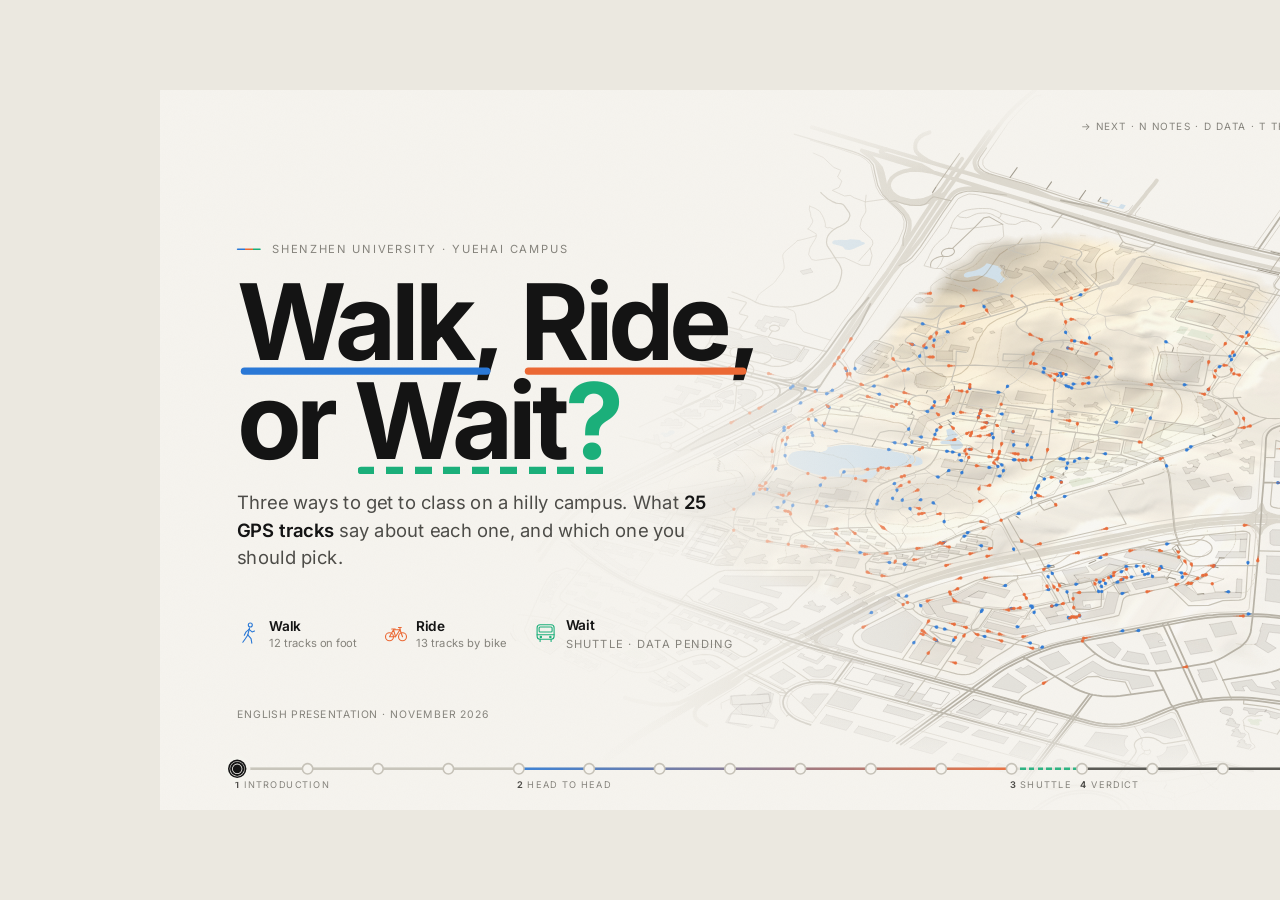
<file: sites/cept2/index.html>
<!doctype html>
<html lang="en">
<head>
<meta charset="utf-8">
<meta name="viewport" content="width=device-width, initial-scale=1">
<title>Walk, Ride, or Wait? — Getting to class on SZU Yuehai Campus</title>
<link rel="stylesheet" href="deck.css">
</head>
<body>
<svg width="0" height="0" style="position:absolute" aria-hidden="true">
  <defs>
    <symbol id="i-walk" viewBox="0 0 48 48"><circle class="p" pathLength="1" cx="27" cy="7.5" r="4"/><path class="p" pathLength="1" d="M25.5 13.5 22 27.5"/><path class="p" pathLength="1" d="M22 27.5l6.5 7.5 1.5 9"/><path class="p" pathLength="1" d="M22 27.5l-5 7.5-5 7"/><path class="p" pathLength="1" d="M24.5 16.5l6 5 5-2"/><path class="p" pathLength="1" d="M24.5 16.5l-6.5 5.5-3 6"/></symbol>
    <symbol id="i-bike" viewBox="0 0 48 48"><circle class="p" pathLength="1" cx="11" cy="31" r="8"/><circle class="p" pathLength="1" cx="37" cy="31" r="8"/><path class="p" pathLength="1" d="M11 31h12l-4-14z"/><path class="p" pathLength="1" d="M19 17h13l-9 14"/><path class="p" pathLength="1" d="M32 17l5 14"/><path class="p" pathLength="1" d="M15.5 15.5h7"/><path class="p" pathLength="1" d="M29 12.5h5.5M32 12.5V17"/></symbol>
    <symbol id="i-bus" viewBox="0 0 48 48"><rect class="p" pathLength="1" x="7" y="7" width="34" height="29" rx="6"/><rect class="p" pathLength="1" x="11" y="11.5" width="26" height="10" rx="2"/><path class="p" pathLength="1" d="M7 27h34"/><circle class="p" pathLength="1" cx="14.5" cy="31.5" r="1.4"/><circle class="p" pathLength="1" cx="33.5" cy="31.5" r="1.4"/><path class="p" pathLength="1" d="M13 36v4.5M35 36v4.5"/></symbol>
  </defs>
</svg>

<div id="viewport">
<div id="stage">
  <canvas id="map"></canvas>
  <div id="veil"></div>
  <div id="paper"></div>

  <div class="chrome" id="brand"><span class="dots"><i class="k-walk"></i><i class="k-bike"></i><i class="k-bus"></i></span><b>Walk · Ride · Wait</b><span>SZU Yuehai</span></div>
  <div class="chrome" id="section"><span id="sec-name"></span><b id="sec-count"></b></div>
  <div class="chrome" id="hint">→ next · N notes · D data · T theme · ? help</div>
  <button class="navbtn" id="prev" aria-label="Previous slide">‹</button>
  <button class="navbtn" id="next" aria-label="Next slide">›</button>
  <div id="metro"></div>
  <div id="sweep"><div class="k" id="sweep-k"></div><div class="t" id="sweep-t"></div><div class="bar"><i class="k-walk"></i><i class="k-bike"></i><i class="k-bus"></i></div></div>
  <div id="tip"></div>

  <!-- ============================================================ 1 · Title -->
  <section class="slide" data-map="title" data-veil="left" data-sec="Introduction" data-title="Walk, Ride, or Wait?">
    <div class="col" style="left:96px; top:190px; width:820px;">
      <div class="eyebrow rv">Shenzhen University · Yuehai Campus</div>
      <h1 class="title-words split"><span class="tw" style="--c:var(--walk); --ud:520">Walk,</span> <span class="tw" style="--c:var(--bike); --ud:640">Ride,</span><br>or <span class="tw ghost" style="--ud:900">Wait<span class="qmark">?</span></span></h1>
      <p class="lead rv" style="--d:650; max-width:600px;">Three ways to get to class on a hilly campus. What <b><span data-k="nTracks">25</span> GPS tracks</b> say about each one, and which one you should pick.</p>
      <div class="mode-row rv" style="--d:850;">
        <div class="chip"><svg class="ico ico-walk drawme" style="--d:850"><use href="#i-walk"/></svg><div><b>Walk</b><span><span data-k="nFoot">12</span> tracks on foot</span></div></div>
        <div class="chip"><svg class="ico ico-bike drawme" style="--d:950"><use href="#i-bike"/></svg><div><b>Ride</b><span><span data-k="nBike">13</span> tracks by bike</span></div></div>
        <div class="chip"><svg class="ico ico-bus drawme" style="--d:1050"><use href="#i-bus"/></svg><div><b>Wait</b><span class="pending" style="margin-top:4px;">shuttle · data pending</span></div></div>
      </div>
      <div class="rv small" style="--d:1100; margin-top:70px; letter-spacing:.08em; text-transform:uppercase; font-size:13px;">English Presentation · November 2026</div>
    </div>
    <div class="notes">Good morning everyone. Every day on this campus we make the same small decision: do I walk, do I ride a bike, or do I wait for the shuttle bus? I recorded my own GPS tracks to find out how these options really compare. The moving lines behind me are simulated walkers in blue and cyclists in orange, each moving at the speed my model predicts for that road.</div>
  </section>

  <!-- ============================================================ 2 · The choice -->
  <section class="slide" data-map="ambient" data-veil="soft" data-sec="Introduction" data-title="The choice">
    <div class="eyebrow rv">01 · The choice</div>
    <h2 class="split">A hilly campus, a short break, and <em>three ways</em> to class</h2>
    <div class="cards3" style="margin-top:44px;">
      <div class="mcard rv" style="--d:300"><i class="bar-mode k-walk"></i><span class="tag">Mode 1</span>
        <svg class="ico ico-walk drawme" style="--d:300"><use href="#i-walk"/></svg>
        <h3>Walk</h3><p>Free, flexible, and goes everywhere, stairs included. But it is the slowest.</p>
        <div class="stat"><b><span data-k="nFoot">12</span></b><span>tracks on foot · <span data-k="kmFoot">29.8</span> km</span></div></div>
      <div class="mcard rv" style="--d:420"><i class="bar-mode k-bike"></i><span class="tag">Mode 2</span>
        <svg class="ico ico-bike drawme" style="--d:420"><use href="#i-bike"/></svg>
        <h3>Ride</h3><p>Fast on roads. Hills, steps and crowds at class change get in the way.</p>
        <div class="stat"><b><span data-k="nBike">13</span></b><span>tracks by bike · <span data-k="kmBike">18.4</span> km</span></div></div>
      <div class="mcard ghost-card rv" style="--d:540"><span class="tag">Mode 3</span>
        <svg class="ico ico-bus drawme" style="--d:540"><use href="#i-bus"/></svg>
        <h3>Wait</h3><p>The campus shuttle: no effort and no sweat, if it comes on time.</p>
        <div class="stat"><b style="color:var(--bus)">0</b><span class="pending">trips logged · data pending</span></div>
        <div class="shimmer" style="position:absolute; inset:0; border-radius:26px; pointer-events:none;"></div></div>
    </div>
    <div class="rv" style="--d:800; margin-top:36px; display:grid; grid-template-columns: 120px 1fr; gap:22px; align-items:start; max-width:1180px;">
      <div style="font-size:44px; font-weight:700; letter-spacing:-.04em; line-height:1;">2012</div>
      <p class="small" style="font-size:17px; color:var(--ink-2);">Why these three? The campus is hilly, and electric motorbikes were once everywhere. In 2012 SZU banned them on campus and brought in <b>shuttle buses and shared bikes</b> instead.<sup>1</sup> So which one should you pick?<br><span style="font-size:13px; color:var(--muted);">1 · Wikipedia (zh), “深圳大学”, section Transport.</span></p>
    </div>
    <div class="notes">There are three options. Walking is free and goes everywhere, but it's slow. Riding is fast, but hills, steps and crowds get in the way. And the shuttle bus needs no effort, but you have to wait for it. These three exist for a reason: our campus is hilly, and when the university banned electric motorbikes in 2012, it introduced shuttles and shared bikes instead. I have 12 tracks on foot and 13 by bike. For the shuttle I have no data yet, so you'll see it as a dashed "ghost" throughout the talk.</div>
  </section>

  <!-- ============================================================ 3 · Evidence -->
  <section class="slide" data-map="cover" data-veil="left" data-sec="Introduction" data-title="The evidence">
    <div class="col" style="left:96px; top:104px; width:640px;">
      <div class="eyebrow rv">02 · The evidence</div>
      <h2 class="split" style="max-width:640px;">Every road on campus, <em>in both directions</em></h2>
      <div class="tiles" style="grid-template-columns:repeat(2, 1fr); margin-top:34px; width:600px;">
        <div class="tile rv" style="--d:250"><div class="lbl">GPS tracks</div><div class="val" data-count="nTracks">25</div><div class="sub"><span data-k="nWalk">7</span> walks · <span data-k="nRun">5</span> runs · <span data-k="nBike">13</span> rides</div></div>
        <div class="tile rv" style="--d:340"><div class="lbl">Distance recorded</div><div class="val"><span data-count="kmTotal" data-dec="1">48.2</span><small>km</small></div><div class="sub"><span data-k="points">26,149</span> GPS points</div></div>
        <div class="tile rv" style="--d:430"><div class="lbl">Points matched to roads</div><div class="val"><span data-k="matchMin">88</span>–100<small>%</small></div><div class="sub">hidden-Markov map matching</div></div>
        <div class="tile rv" style="--d:520"><div class="lbl">Real commutes</div><div class="val" data-count="commutes">18</div><div class="sub">dorm, class, canteen</div></div>
      </div>
      <div class="steps4" style="margin-top:40px; width:600px; grid-template-columns:repeat(4,1fr);">
        <div class="step" data-n="1" style="--d:650"><h4>Record</h4><p>Phone GPS, uploaded to a shared server</p></div>
        <div class="step" data-n="2" style="--d:740"><h4>Match</h4><p>Each point to a road and a direction</p></div>
        <div class="step" data-n="3" style="--d:830"><h4>Model</h4><p>Speed per road: slope, type, rush hour</p></div>
        <div class="step" data-n="4" style="--d:920"><h4>Test</h4><p>Predict tracks the model never saw</p></div>
      </div>
      <div class="rv legend" style="--d:1000; margin-top:26px;"><span><i class="key k-walk"></i>roads I walked</span><span><i class="key k-bike"></i>roads I cycled</span><span class="small" style="font-size:14px;">Only aggregates are shown: no raw tracks, no timestamps.</span></div>
    </div>
    <div class="notes">Here is the evidence: 25 tracks, about 48 kilometres in total. Each GPS point is matched to a road and a direction. Then a statistical model learns how fast each road is, separating my personal pace from slope, road type and rush hour. Blue roads on the map are the ones I walked, orange the ones I cycled. The model fills in the rest, and I test it on tracks it has never seen.</div>
  </section>

  <!-- ============================================================ 4 · Hill -->
  <section class="slide" data-map="hill" data-veil="right" data-sec="Introduction" data-title="The terrain">
    <div class="col" style="left:1010px; top:104px; width:494px;">
      <div class="eyebrow rv">03 · The terrain</div>
      <h2 class="split">The campus is <em>a hill</em></h2>
      <p class="lead rv" style="--d:300; font-size:21px;">Huiwen sits at <b><span data-k="hHuiwen">33</span> m</b>. The southern teaching buildings sit at <b><span data-k="hSouth">5–8</span> m</b>. Every trip between them climbs or drops about <b>25 m</b>.</p>
      <div class="rv" style="--d:450; margin-top:30px;" id="ch-elev"></div>
      <p class="rv small" style="--d:650; margin-top:14px; font-size:14px;">Terrain from the DirMap shared height model (10 m grid), drawn in 2 m layers with height exaggerated.</p>
    </div>
    <div class="notes">Before comparing the modes, one thing about our campus: it's a hill. Huiwen in the north is at about 33 metres. The southern teaching buildings, Zhili, Zhizhen and Zhixin, are at only 5 to 8 metres. So any trip between north and south climbs or drops about 25 metres. Keep this in mind, because it affects walking and cycling very differently.</div>
  </section>

  <!-- ============================================================ 5 · Speed -->
  <section class="slide" data-map="faint" data-veil="full" data-sec="Head to head" data-title="Speed">
    <div class="eyebrow rv">04 · Speed</div>
    <h2 class="split">A bike is about <em>3× faster</em>, door to door</h2>
    <div class="col" style="left:96px; top:258px;"><div class="rv legend" style="--d:200; margin-bottom:8px;"><span><i class="dot k-walk"></i>Walk</span><span><i class="dot k-bike"></i>Ride</span><span class="small" style="font-size:14px;"><span data-k="nPairs">380</span> trips between 20 campus places · off-peak · model</span></div><div class="rv" style="--d:250" id="ch-speed"></div></div>
    <div class="col" style="left:1110px; top:262px; width:394px;">
      <div class="rv" style="--d:500"><div class="small" style="margin-bottom:6px;">Median speed-up by bike</div><div class="hero-num"><span data-count="speedup" data-dec="1">2.8</span><small>×</small></div></div>
      <div class="callout c-bike rv" style="--d:700; margin-top:30px;"><h4>About <span data-k="per100">1.0</span> min saved per 100 m</h4><p>Walking runs at <b><span data-k="walkKmh">4.2</span> km/h</b>. Riding averages <b><span data-k="bikeKmh">12</span> km/h</b> door to door, with turns, paths and junctions.</p></div>
      <div class="callout rv" style="--d:850; margin-top:22px;"><h4>The hidden cost</h4><p>Unlocking and parking are not in the data. If they take 2 minutes, the bike only pays off beyond about <b><span data-k="breakEven">250</span> m</b>.</p></div>
    </div>
    <div class="notes">First, speed. Each dot is one trip between two of twenty campus places: blue on foot, orange by bike. On average the bike is about 2.8 times faster. Walking is about 4.2 kilometres per hour; riding averages about 12 door to door, because of turns and paths. A useful rule: the bike saves about one minute for every 100 metres. But unlocking and parking a bike are not in my data. If they cost two minutes, the bike only pays off for trips longer than about 250 metres.</div>
  </section>

  <!-- ============================================================ 6 · Race -->
  <section class="slide" data-map="race" data-veil="right" data-sec="Head to head" data-title="A race to class">
    <div class="col" style="left:960px; top:104px; width:544px;">
      <div class="eyebrow rv">05 · A race to class</div>
      <h2 class="split" style="font-size:46px;">South Dorms → Huiwen</h2>
      <p class="lead rv" style="--d:250; font-size:19px; margin-top:12px;">Same start, same moment, the model's fastest route for each. Replayed <span data-k="raceSpeed">80</span>× faster.</p>
      <div class="rv" style="--d:400; margin-top:12px;">
        <div class="racer" id="r-bike"><svg class="ico ico-bike"><use href="#i-bike"/></svg><div class="nm">Ride<small>climbs <span data-k="raceUpB">31</span> m on roads</small></div><div><div class="tm"><span>0.0</span><small>min</small></div><div class="flag"></div></div></div>
        <div class="racer" id="r-walk"><svg class="ico ico-walk"><use href="#i-walk"/></svg><div class="nm">Walk<small>climbs <span data-k="raceUpW">30</span> m, stairs allowed</small></div><div><div class="tm"><span>0.0</span><small>min</small></div><div class="flag"></div></div></div>
        <div class="racer ghost" id="r-bus"><svg class="ico ico-bus"><use href="#i-bus"/></svg><div class="nm">Shuttle<small>walk to stop + wait + ride: not measured yet</small></div><div><div class="tm">?<small>min</small></div><div class="flag" style="opacity:1"><span class="pending">data pending</span></div></div></div>
      </div>
      <div class="rv" style="--d:550; margin-top:16px;"><div class="small" style="margin-bottom:2px; font-size:14px;">Height along the route (m) · distance (km)</div><div id="ch-profile"></div></div>
      <div class="rv" style="--d:650; margin-top:8px;"><button class="btn" id="race-replay">↻ Replay</button></div>
    </div>
    <div class="notes">Let's race. Two students leave South Dorms for Huiwen at the same moment. The rider takes the road route; the walker takes the model's fastest path, stairs included. Both have to climb about 30 metres. Watch the clock: the rider arrives after about six and a half minutes. The walker needs about 20, so the rider has 14 minutes to spare. The shuttle is the third lane, but I have no measurements for it yet.</div>
  </section>

  <!-- ============================================================ 7 · Board -->
  <section class="slide" data-map="faint" data-veil="full" data-sec="Head to head" data-title="Dorm to class">
    <div class="eyebrow rv">06 · Dorm to class</div>
    <h2 class="split">Your dorm <em>decides</em> your morning</h2>
    <div class="rv" style="--d:250; margin-top:22px;" id="board-host"></div>
    <p class="rv small" style="--d:500; margin-top:14px;">Minutes, off-peak, modelled at my pace. <b>WALK</b> when a bike saves under 4 minutes (unlocking and parking eat the rest). <b>RIDE ↑</b> = climbs 15 m or more: leave a minute early.</p>
    <div class="notes">This is a departure board for your mornings: from each dorm to each teaching building, walking time, riding time, and a recommendation. Where you live matters a lot. From South Dorms, Zhili and Zhizhen are a three to six minute walk, but Huiwen is twenty. From Qiao Dorms, everything is at least a quarter of an hour on foot, so riding wins every time. The shuttle column is empty for now: no data.</div>
  </section>

  <!-- ============================================================ 8 · Breaks -->
  <section class="slide" data-map="faint" data-veil="full" data-sec="Head to head" data-title="Between classes">
    <div class="eyebrow rv">07 · Between classes</div>
    <h2 class="split" style="max-width:1300px;">On foot, a third of building pairs don’t fit <em>even a 20-minute</em> break</h2>
    <div class="col" style="left:96px; top:290px;"><div class="rv legend" style="--d:200; margin-bottom:6px;"><span><i class="dot k-walk"></i>Walk</span><span><i class="dot k-bike"></i>Ride</span><span class="small" style="font-size:14px;">slower direction of each pair · off-peak · +1 min to leave and enter buildings</span></div><div class="rv" style="--d:250" id="ch-breaks"></div></div>
    <div class="col" style="left:1130px; top:300px; width:374px;">
      <div class="rv small" style="--d:400; margin-bottom:10px;">Building pairs (of <span data-k="nTeachPairs">15</span>) that fit a break of…</div>
      <div class="rv" style="--d:450" id="breaks-table"></div>
      <div class="callout c-bike rv" style="--d:800; margin-top:28px;"><h4>Switching sides of campus?</h4><p>Huiwen to the south cluster takes <b><span data-k="hwSouthWalk">20–25</span> min</b> on foot, <b><span data-k="hwSouthBike">6–8</span> min</b> by bike. Ride.</p></div>
    </div>
    <div class="notes">Our breaks are 5, 10 or 20 minutes, and you need about a minute to leave one building and enter another. On foot, only one of the fifteen pairs of teaching buildings fits a five-minute break, and five pairs don't even fit the twenty-minute break: anything between Huiwen and the southern cluster. By bike, every single pair fits a ten-minute break.</div>
  </section>

  <!-- ============================================================ 9 · Reach -->
  <section class="slide" data-map="iso" data-veil="right" data-sec="Head to head" data-title="Reach">
    <div class="col" style="left:960px; top:104px; width:544px;">
      <div class="eyebrow rv">08 · Reach</div>
      <h2 class="split" style="font-size:46px;">5 minutes on a bike reach <em>as far as</em> 15 on foot</h2>
      <div class="rv btn-row" style="--d:300; margin-top:24px;" id="iso-origins"></div>
      <div class="rv" style="--d:400; margin-top:22px; display:flex; align-items:baseline; gap:12px;"><span class="small">Clock</span><span id="iso-clock" style="font-size:44px; font-weight:700; letter-spacing:-.03em; font-variant-numeric:tabular-nums;">0:00</span><span class="small">min:sec</span></div>
      <div class="rv" style="--d:450; margin-top:6px;" id="iso-rows"></div>
      <p class="rv small" style="--d:600; margin-top:12px; font-size:14px;">Places = the 19 other dorms, buildings, canteens and libraries on the map. Coloured roads = everywhere you can be by then.</p>
    </div>
    <div class="notes">Another way to see speed is reach: how much of campus you can get to in a given time. Blue spreads at walking speed, orange at riding speed, both starting together. From Qiao Dorms, ten minutes on foot reaches only four places. Ten minutes on a bike reaches all nineteen. As a rule of thumb, five minutes on a bike gets you as far as fifteen on foot.</div>
  </section>

  <!-- ============================================================ 10 · Hills & steps -->
  <section class="slide" data-map="faint" data-veil="full" data-sec="Head to head" data-title="Hills and steps">
    <div class="eyebrow rv">09 · Hills & steps</div>
    <h2 class="split">Hills and steps punish the bike, <em>not the walker</em></h2>
    <div class="col" style="left:96px; top:270px;"><div class="rv" style="--d:250" id="ch-slope"></div></div>
    <div class="col" style="left:880px; top:270px;"><div class="rv" style="--d:400" id="ch-class"></div></div>
    <p class="col rv small" style="--d:900; left:96px; top:740px; width:1400px; font-size:16px; color:var(--ink-2);">Riding <b>up</b> to Huiwen or Sci-Tech takes <b><span data-k="asymRange">15–19</span>%</b> longer than riding down, about <b>one minute</b>. On foot the difference is under <b><span data-k="asymWalk">2</span>%</b>.</p>
    <div class="notes">Here's why direction and terrain matter. On the left: a 5 percent uphill makes a bike about 24 percent slower, but a walker only about 4 percent. On the right: special paths. Footbridges double a cyclist's time, and steps mean pushing the bike, about six times slower. A walker barely notices footbridges, and steps cost only about twice the time. So riding up to Huiwen takes about a minute longer than riding down; walking is nearly the same both ways.</div>
  </section>

  <!-- ============================================================ 11 · Rush & reliability -->
  <section class="slide" data-map="faint" data-veil="full" data-sec="Head to head" data-title="Rush hour & reliability">
    <div class="eyebrow rv">10 · Rush hour & reliability</div>
    <h2 class="split">Riding is faster. Walking is <em>more predictable</em>.</h2>
    <div class="col" style="left:96px; top:270px; width:600px;">
      <div class="rv small" style="--d:200; margin-bottom:12px;">At class change (17-minute windows around every bell)</div>
      <div class="tiles" style="grid-template-columns:1fr 1fr;">
        <div class="tile rv" style="--d:300"><div class="lbl"><i class="dot k-bike"></i>Ride on shared paths</div><div class="val">×<span data-count="peakBike" data-dec="2">1.26</span></div><div class="sub">the time, dodging crowds · <span data-k="nPeakBike">21</span> observations</div></div>
        <div class="tile rv" style="--d:400"><div class="lbl"><i class="dot k-walk"></i>Walk</div><div class="val">×<span data-count="peakWalk" data-dec="2">1.00</span></div><div class="sub">no measurable slowdown · <span data-k="nPeakWalk">43</span> observations</div></div>
      </div>
      <div class="rv" style="--d:550; margin-top:18px;" id="ch-peak"></div>
      <p class="rv small" style="--d:700; margin-top:10px; font-size:14px;">Roads at peak are not modelled: when I'm late I ride faster, and the data can't tell that apart from traffic.</p>
    </div>
    <div class="col" style="left:780px; top:270px; width:724px;">
      <div class="rv small" style="--d:300; margin-bottom:6px;">How far off was the prediction? Each dot is one track the model never saw.</div>
      <div class="rv" style="--d:350" id="ch-err"></div>
      <div class="callout rv" style="--d:900; margin-top:12px;"><h4>Plan a buffer</h4><p>Add about <b>10%</b> to a walk and <b>25%</b> to a ride. Most of the cycling error is how fast you happen to ride that day.</p></div>
    </div>
    <div class="notes">Two more differences. At class change, cyclists on shared footways take about 26 percent longer because of the crowds; walkers show no measurable slowdown. And predictability: I hid each track from the model and predicted it. Walking predictions were off by about 10 percent; cycling by about 23. So when you plan, add about 10 percent to a walk and a quarter to a ride.</div>
  </section>

  <!-- ============================================================ 12 · Shuttle -->
  <section class="slide" data-map="faint" data-veil="full" data-sec="The shuttle" data-title="The missing mode">
    <div class="eyebrow rv">11 · The missing mode</div>
    <h2 class="split">No shuttle data yet, but the shuttle has <em class="bus">a budget</em></h2>
    <div class="col" style="left:96px; top:270px; width:640px;">
      <div class="rv small" style="--d:200; margin-bottom:10px;">Anatomy of one trip: South Dorms → Huiwen (minutes)</div>
      <div class="rv" style="--d:250" id="ch-anatomy"></div>
      <div class="callout c-bus rv" style="--d:900; margin-top:22px;"><h4>The shuttle competes with walking, not with the bike</h4><p>It wins on long, uphill trips, as long as the walk to the stop and the wait stay short. To beat a bike it would have to arrive almost the moment you reach the stop.</p></div>
    </div>
    <div class="col" style="left:800px; top:262px; width:704px;">
      <div class="rv" style="--d:300; display:flex; justify-content:space-between; align-items:flex-end; margin-bottom:6px;">
        <div class="small" style="max-width:380px;">How long can the shuttle keep you <b>walking to the stop + waiting</b>, and still beat…</div>
        <div class="slider"><span>assumed speed</span><input type="range" id="bus-speed" min="10" max="25" step="1" value="15"><b id="bus-speed-v">15 km/h</b></div>
      </div>
      <div class="rv legend" style="--d:320; margin-bottom:4px;"><span><i class="key k-walk"></i>…walking</span><span><i class="key k-bike" style="width:4px;height:14px;"></i>…riding</span><span class="small" style="font-size:13.5px;">20 longest dorm-to-class trips · scenario, not measured</span></div>
      <div class="rv" style="--d:350" id="ch-budget"></div>
    </div>
    <div class="notes">Now the missing mode. I have no shuttle data yet, but I can still say something useful. A shuttle trip has four parts: walk to the stop, wait, ride, and walk to the door. The ride itself is quick, so the question is how long the first part can take. On the right, for the twenty longest dorm-to-class trips, the blue bar is how much walking-to-the-stop and waiting the shuttle can afford and still beat walking. The orange tick is the same for the bike, and it's close to zero everywhere. You can change the assumed bus speed: the conclusion doesn't change. The shuttle competes with walking, not with the bike.</div>
  </section>

  <!-- ============================================================ 13 · Scorecard -->
  <section class="slide" data-map="faint" data-veil="full" data-sec="Verdict" data-title="Pros and cons">
    <div class="eyebrow rv">12 · Verdict</div>
    <h2 class="split">Pros and cons <em>at a glance</em></h2>
    <div class="rv" style="--d:200; margin-top:28px;" id="scorecard"></div>
    <div class="rv legend" style="--d:600; margin-top:14px; font-size:14px;"><span class="pips" style="--c:var(--ink-2)"><i class="on" style="opacity:1;transform:none"></i></span>measured<span class="pips" style="--c:var(--bus)"><i class="exp" style="opacity:1;transform:none"></i></span>expected, not yet measured<span style="color:var(--bus); font-weight:700;">?</span>unknown until we have data</div>
    <div class="notes">Putting it together. Walking wins on hills, rush hour and predictability. Riding wins on speed, reach and fitting short breaks, but it suffers on hills, steps and crowded paths. The shuttle should win on effort and weather, and it doesn't care about the hill, but its speed, its crowding and above all its waiting time are still question marks.</div>
  </section>

  <!-- ============================================================ 14 · Students -->
  <section class="slide" data-map="faint" data-veil="full" data-sec="Verdict" data-title="Advice for students">
    <div class="eyebrow rv">13 · Advice for students</div>
    <h2 class="split">Walk short. Ride long. <em class="bus">Wait smart.</em></h2>
    <div class="col" style="left:96px; top:268px; width:760px; display:grid; gap:14px;" id="rules">
      <div class="rule rv" data-mode="walk" style="--d:250; --c:var(--walk); --w:var(--walk-wash);"><div class="badge"><svg class="ico ico-walk drawme" style="--d:250"><use href="#i-walk"/></svg></div><div><h3>Walk <span>· under ~300 m, or next door</span></h3><p>The bike saves under 2 minutes, which unlocking and parking eat. Zhili&nbsp;⇄&nbsp;Zhizhen: <b><span data-k="zlzzWalk">3.4</span> min</b> on foot.</p></div></div>
      <div class="rule rv" data-mode="bike" style="--d:380; --c:var(--bike); --w:var(--bike-wash);"><div class="badge"><svg class="ico ico-bike drawme" style="--d:380"><use href="#i-bike"/></svg></div><div><h3>Ride <span>· crossing the hill, or over ~1 km</span></h3><p>Huiwen → Zhili: <b><span data-k="hwzlWalk">20.0</span> min</b> on foot, <b><span data-k="hwzlBike">5.7</span> min</b> by bike. Going up? Leave a minute early.</p></div></div>
      <div class="rule rv" data-mode="bus" style="--d:510; --c:var(--bus); --w:var(--bus-wash);"><div class="badge" style="outline:1.5px dashed var(--bus); outline-offset:-1.5px;"><svg class="ico ico-bus drawme" style="--d:510"><use href="#i-bus"/></svg></div><div><h3>Wait <span>· rain, heat, heavy bags, or an injury</span></h3><p>Long uphill trips, when the shuttle is close. Check the wait first: past ~10 minutes, walking wins.</p></div></div>
    </div>
    <div class="col" style="left:920px; top:268px; width:584px;">
      <div class="rv small" style="--d:500; margin-bottom:8px;">Try it</div>
      <div class="rv" style="--d:550; display:grid; gap:6px;" id="cases"></div>
      <div class="rv small" style="--d:700; margin:26px 0 12px;">And four habits</div>
      <ul class="tip-list rv" style="--d:750;">
        <li data-n="01"><span>At class change, ride on <b>roads</b>, not footways (<b>×<span data-k="peakBike">1.26</span></b>).</span></li>
        <li data-n="02"><span>Avoid <b>steps and footbridges</b> on a bike: push = <b>×<span data-k="stepsBike">6.5</span></b> the time.</span></li>
        <li data-n="03"><span>Pad a ride by <b>25%</b>, a walk by <b>10%</b>.</span></li>
        <li data-n="04"><span>Short break, far building: <b>ride</b> or sit near the door.</span></li>
      </ul>
    </div>
    <div class="notes">So my advice fits in six words: walk short, ride long, wait smart. Walk anything under about 300 metres or next door. Ride when you cross the hill or go further than a kilometre, and leave a minute early when you're going up. Take the shuttle when it rains, when it's hot, when you carry something heavy, or when you're injured, but check the wait first. On the right you can see a few examples, and four small habits that save time.</div>
  </section>

  <!-- ============================================================ 15 · Campus -->
  <section class="slide" data-map="steps" data-veil="left" data-sec="Verdict" data-title="Advice for the campus">
    <div class="col" style="left:96px; top:104px; width:780px;">
      <div class="eyebrow rv">14 · Advice for the campus</div>
      <h2 class="split" style="max-width:780px;">Four changes that would help <em>every mode</em></h2>
      <div style="display:grid; grid-template-columns:1fr 1fr; gap:16px; margin-top:30px;">
        <div class="ccard rv" style="--d:250"><div class="n"><i class="dot k-bike"></i>Ramps</div><h3>Ramps beside steps</h3><p>Steps cut the bike network into pieces and force detours.</p><div class="ev"><b><span data-k="nSteps">49</span></b><span>flights of steps on the map · push ×<span data-k="stepsBike">6.5</span></span></div></div>
        <div class="ccard rv" style="--d:340"><div class="n"><i class="dot k-bike"></i>Parking</div><h3>Bike parking at the door</h3><p>Every minute saved unlocking and parking makes short rides worth it.</p><div class="ev"><b>~<span data-k="breakEven">250</span> m</b><span>break-even with a 2-min overhead</span></div></div>
        <div class="ccard rv" style="--d:430"><div class="n"><i class="dot k-bus"></i>Shuttle</div><h3>A shuttle for the climb</h3><p>Run it north–south, timed to the breaks, with live arrival times.</p><div class="ev"><b><span data-k="raceWalk">20.6</span> min</b><span>South Dorms → Huiwen on foot, +<span data-k="raceUpW">30</span> m</span></div></div>
        <div class="ccard rv" style="--d:520"><div class="n"><i class="dot k-walk"></i>Flows</div><h3>Separate flows at the bell</h3><p>Mark bike lanes on the busiest shared paths.</p><div class="ev"><b>×<span data-k="peakBike">1.26</span></b><span>cycling time on shared paths at peak</span></div></div>
      </div>
    </div>
    <div class="notes">I also have four suggestions for the campus. First, ramps next to steps: there are about fifty flights of steps on the map, and each one forces cyclists to push or detour. Second, bike parking right at the building doors, so that short rides are worth it. Third, a shuttle that runs the climb, north to south, timed to our breaks, with live arrival times so nobody waits blindly. And fourth, bike lanes on the busiest shared paths, where cyclists lose a quarter of their time at the bell.</div>
  </section>

  <!-- ============================================================ 16 · Next steps -->
  <section class="slide" data-map="faint" data-veil="full" data-sec="Verdict" data-title="Next steps">
    <div class="eyebrow rv">15 · Limitations & next steps</div>
    <h2 class="split">What we still need to <em class="bus">measure</em></h2>
    <div class="col" style="left:96px; top:270px; width:720px;">
      <ul class="lim">
        <li class="rv" style="--d:250"><span><b>One rider, <span data-k="nTracks">25</span> tracks.</b> My pace is not your pace; most roads fall back to their road-type average.</span></li>
        <li class="rv" style="--d:330"><span><b>Few rush-hour rides</b> (<span data-k="nPeakBike">21</span> observations on shared paths).</span></li>
        <li class="rv" style="--d:410"><span><b>Unlocking and parking</b> were not timed.</span></li>
        <li class="rv" style="--d:490"><span><b>Places are building centroids:</b> real doors add tens of seconds.</span></li>
        <li class="rv bus" style="--d:570"><span><b>No shuttle trips yet:</b> walk to stop, waiting time, ride time, crowding.</span></li>
      </ul>
      <div class="callout c-bus rv" style="--d:750; margin-top:30px;"><h4>Help fill the third column</h4><p>The commute logger already has a <b>shuttle</b> button and times the wait. Goal: <b>30+ shuttle trips</b>, at peak and off-peak.<br><span style="font-size:20px; font-weight:680; color:var(--ink); letter-spacing:-.01em;">85.211.195.104/commute</span></p></div>
    </div>
    <div class="col rv-x" style="--d:400; left:1070px; top:250px;">
      <div class="phone"><div class="notch"></div><div class="scr">
        <h5>Campus commute log</h5><div class="sub">Tap a mode, then Start</div>
        <div class="mg">
          <div class="mb"><svg class="ico ico-walk" style="stroke-width:2.6"><use href="#i-walk"/></svg>Walk</div>
          <div class="mb"><svg class="ico ico-bike" style="stroke-width:2.6"><use href="#i-bike"/></svg>Bike</div>
          <div class="mb on"><svg class="ico ico-bus" style="stroke-width:2.6"><use href="#i-bus"/></svg>Shuttle</div>
        </div>
        <div class="fld">From<div>South Dorms</div></div>
        <div class="fld">To<div>Huiwen</div></div>
        <div class="timer" id="phone-timer">03:12</div>
        <div class="wait"><span>waiting for shuttle</span><span>GPS ±6 m</span></div>
        <div class="go">Boarded</div>
      </div></div>
    </div>
    <div class="notes">To be honest about the limits: this is one person's data, 25 tracks, with only a few rush-hour rides. I didn't time unlocking and parking, and the places are building centres, not real doors. Most importantly, there are no shuttle trips yet. The good news is that the commute logger is already online and has a shuttle button that times your wait. If thirty of us log a few shuttle trips, I can fill in the third column.</div>
  </section>

  <!-- ============================================================ 17 · Thanks -->
  <section class="slide" data-map="finale" data-veil="left" data-sec="Verdict" data-title="Thank you">
    <div class="col" style="left:96px; top:200px; width:860px;">
      <div class="eyebrow rv">Thank you</div>
      <h1 class="split" style="font-size:124px;">Questions?</h1>
      <div class="rv" style="--d:450; margin-top:36px; display:flex; gap:30px; font-size:26px; font-weight:650; letter-spacing:-.015em;">
        <span><i class="key k-walk" style="width:26px;height:4px;"></i>Walk short.</span><span><i class="key k-bike" style="width:26px;height:4px;"></i>Ride long.</span><span><i class="key k-bus" style="width:26px;height:4px;"></i>Wait smart.</span>
      </div>
      <div class="rv" style="--d:650; margin-top:48px; display:grid; grid-template-columns:auto auto; gap:6px 40px; font-size:17px; color:var(--ink-2); width:max-content;">
        <span class="small">Live map</span><span class="small">Log your trips</span>
        <b style="font-size:21px; color:var(--ink);">85.211.195.104/trackstudy</b><b style="font-size:21px; color:var(--ink);">85.211.195.104/commute</b>
      </div>
      <div class="rv small" style="--d:800; margin-top:26px; font-size:14px;">Data: own GPS tracks · OpenStreetMap · DirMap shared terrain. Model updated <span data-k="generated">2026-11-04</span>.</div>
    </div>
    <div class="notes">Thank you. In short: walk short, ride long, wait smart. The live map updates itself whenever a new track is uploaded, and the logger is open for your shuttle trips. I'm happy to take questions.</div>
  </section>
</div>
</div>

<div class="overlay" id="notes"><div class="t">Speaker notes · <span id="notes-n"></span></div><div id="notes-body"></div></div>
<div class="overlay" id="help"><div><kbd>→</kbd><kbd>Space</kbd> next &nbsp; <kbd>←</kbd> previous &nbsp; <kbd>Home</kbd><kbd>End</kbd> first / last<br><kbd>N</kbd> speaker notes &nbsp; <kbd>D</kbd> data behind the chart<br><kbd>T</kbd> light / dark theme &nbsp; <kbd>F</kbd> fullscreen<br><kbd>R</kbd> replay this slide &nbsp; <kbd>?</kbd> this help &nbsp; <kbd>Esc</kbd> close</div></div>
<div class="overlay" id="table"><div class="t">Data behind this slide</div><div id="table-body"></div></div>

<script src="deck-data.js"></script>
<script src="map.js"></script>
<script src="charts.js"></script>
<script src="deck.js"></script>
</body>
</html>
</file>
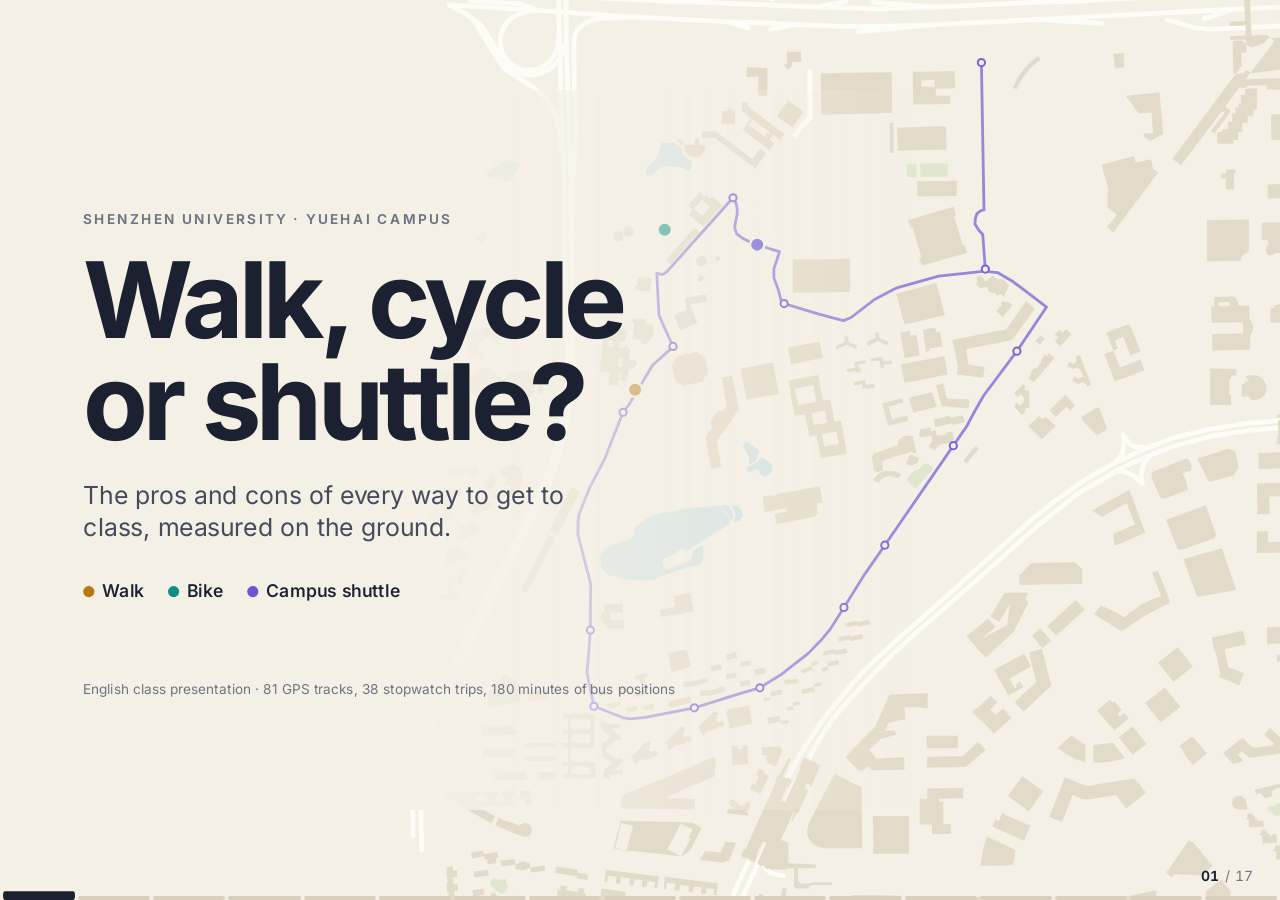
<file: sites/cept4/index.html>
<!doctype html>
<html lang="en">
<head>
<meta charset="utf-8">
<meta name="viewport" content="width=device-width, initial-scale=1">
<title>Walk, Cycle or Shuttle? — commuting on SZU Yuehai campus</title>
<style>
/* Walk, Cycle or Shuttle? — deck styles. Stage is 1600 × 900 and scaled to the viewport by deck.js. */
@font-face {
  font-family: "InterCM"; font-style: normal; font-weight: 300 800; font-display: block;
  src: url([data-uri]) format('woff2');
}
:root {
  --bg: #f5f0e6; --bg2: #ece5d6; --card: #fbf8f1; --ink: #1b2130; --ink2: #454b5c; --muted: #6f7483; --line: #d8cfbc; --grid: #e3dccb;
  --walk: #b8770f; --bike: #0b8f86; --bus: #6a55d6; --run: #8f897b;
  --walk-soft: #ecd9b4; --bike-soft: #bfe0da; --bus-soft: #d6cff3;
  --bld: #e2d9c6; --water: #cfe0e2; --green: #dfe5cc; --road: #fffdf8; --mapbg: #efe8d9;
  --font: "InterCM", "Inter", system-ui, -apple-system, "Segoe UI", Roboto, sans-serif;
  --ease: cubic-bezier(.2, .7, .2, 1);
}
:root[data-theme="dark"] {
  --bg: #11161f; --bg2: #18202c; --card: #1a2230; --ink: #efe9db; --ink2: #c4c1b6; --muted: #8f93a0; --line: #2c3646; --grid: #232c3a;
  --walk: #c2841c; --bike: #1fa497; --bus: #8a78ee; --run: #777b86;
  --walk-soft: #4a391a; --bike-soft: #17403f; --bus-soft: #322c5c;
  --bld: #232d3c; --water: #172f3d; --green: #1a2b2a; --road: #2f3a4b; --mapbg: #151c27;
}
* { box-sizing: border-box; }
html, body { margin: 0; height: 100%; background: var(--bg); color: var(--ink); font-family: var(--font); -webkit-font-smoothing: antialiased; overflow: hidden; }
body { transition: background-color .5s; }
#viewport { position: fixed; inset: 0; overflow: hidden; }
#stage { position: absolute; left: 0; top: 0; width: 1600px; height: 900px; transform-origin: 0 0; }

/* ---------- slide frame ---------- */
.slide { position: absolute; inset: 0; padding: 56px 76px 54px 104px; display: flex; flex-direction: column; opacity: 0; visibility: hidden;
  transition: opacity .42s ease, transform .62s var(--ease), visibility 0s .62s; font-size: 24px; line-height: 1.38; --accent: var(--ink); }
.slide[data-mode="walk"] { --accent: var(--walk); } .slide[data-mode="bike"] { --accent: var(--bike); } .slide[data-mode="bus"] { --accent: var(--bus); }
.slide.before { transform: translate3d(-80px, 0, 0); } .slide.after { transform: translate3d(80px, 0, 0); }
.slide.active { opacity: 1; visibility: visible; transform: none; transition-delay: 0s; z-index: 2; }
.slide::before { content: ""; position: absolute; left: 60px; top: 62px; bottom: 58px; width: 2px; background: linear-gradient(var(--accent) 0 86px, var(--line) 86px); border-radius: 2px; }
.slide.cover::before, .slide.closing::before { display: none; }
header { flex: none; }
.eyebrow { margin: 0; font-size: 17px; font-weight: 650; letter-spacing: .17em; text-transform: uppercase; color: var(--muted); display: flex; align-items: center; gap: 12px; }
h1, h2 { margin: 0; font-weight: 700; letter-spacing: -.028em; text-wrap: balance; }
h2 { font-size: 49px; line-height: 1.1; margin-top: 12px; max-width: 1380px; }
.body { flex: 1; min-height: 0; margin-top: 26px; position: relative; }
.cols { display: flex; gap: 56px; align-items: center; padding-bottom: 14px; }
.src { flex: none; margin: 0; font-size: 16px; color: var(--muted); max-width: 1250px; line-height: 1.3; }
figure { margin: 0; } figcaption { font-size: 18px; color: var(--ink2); margin-bottom: 10px; font-weight: 500; }
.viz { position: relative; flex: none; } .viz svg { display: block; overflow: visible; }
.mapbox { border-radius: 20px; overflow: hidden; background: var(--mapbg); box-shadow: 0 0 0 1px var(--line); } .mapbox svg { overflow: hidden; }
.dot { display: inline-block; width: 14px; height: 14px; border-radius: 50%; flex: none; background: var(--ink); vertical-align: baseline; margin-right: 10px; }
.eyebrow .dot { margin-right: 0; }
.dot.walk { background: var(--walk); } .dot.bike { background: var(--bike); } .dot.bus { background: var(--bus); } .dot.ink { background: var(--ink); }
small { font-size: .32em; font-weight: 500; letter-spacing: 0; margin-left: .25em; color: var(--ink2); }
.small { font-size: 18px; color: var(--muted); margin: 12px 0 0; line-height: 1.4; }
b { font-weight: 680; }
.left, .right { min-width: 0; flex: 1; }
.hero { font-size: 148px; font-weight: 300; letter-spacing: -.055em; line-height: .95; font-variant-numeric: tabular-nums; white-space: nowrap; }
.hero-l { font-size: 21px; color: var(--ink2); margin-top: 14px; }
.tiles { display: flex; gap: 14px; margin-top: 34px; }
.tile { flex: 1; padding: 16px 18px 15px; border-radius: 16px; background: var(--card); box-shadow: 0 0 0 1px var(--line); }
.tile .n { font-size: 38px; font-weight: 620; letter-spacing: -.03em; font-variant-numeric: tabular-nums; white-space: nowrap; }
.tile .l { font-size: 17px; color: var(--muted); line-height: 1.3; margin-top: 2px; }
.chip { display: inline-flex; align-items: center; font-size: 18px; color: var(--ink2); white-space: nowrap; }
.aside-note { margin: 22px 0 0; padding: 14px 18px; border-left: 3px solid var(--accent); background: var(--card); border-radius: 0 12px 12px 0; font-size: 21px; color: var(--ink2); line-height: 1.38; }
.strip { flex: none; margin: 0 0 4px; padding: 14px 20px; border-radius: 14px; background: var(--card); box-shadow: 0 0 0 1px var(--line); font-size: 20px; color: var(--ink2); line-height: 1.42; }
.procon { flex: none; display: flex; gap: 16px; margin-bottom: 2px; }
.procon p { flex: 1; margin: 0; padding: 13px 18px; border-radius: 14px; background: var(--card); box-shadow: 0 0 0 1px var(--line); font-size: 20px; line-height: 1.36; color: var(--ink2); }
.procon b { display: inline-block; font-size: 14px; letter-spacing: .14em; text-transform: uppercase; margin-right: 10px; color: var(--ink); padding: 2px 8px; border-radius: 6px; box-shadow: inset 0 0 0 1.5px var(--ink); }
.procon .con b { box-shadow: inset 0 0 0 1.5px var(--muted); color: var(--muted); }
.procon.stack { flex-direction: column; gap: 10px; margin-top: 20px; }
.facts { margin: 0; padding: 0; list-style: none; }
.facts li { padding: 13px 0 13px 22px; border-top: 1px solid var(--line); position: relative; font-size: 22px; color: var(--ink2); line-height: 1.36; }
.facts li::before { content: ""; position: absolute; left: 0; top: 25px; width: 8px; height: 8px; border-radius: 50%; background: var(--accent); }
.facts b { color: var(--ink); font-variant-numeric: tabular-nums; white-space: nowrap; }
.duo { display: flex; gap: 34px; } .duo > div { flex: 1; }
.duo .n { font-size: 84px; font-weight: 320; letter-spacing: -.05em; line-height: 1; font-variant-numeric: tabular-nums; white-space: nowrap; }
.duo .l { font-size: 19px; color: var(--ink2); margin-top: 10px; line-height: 1.3; }
.duo.tall { flex-direction: column; gap: 26px; } .duo.tall .n { font-size: 112px; }
.legend-row { display: flex; align-items: center; gap: 26px; margin-top: 14px; min-height: 52px; }
.legend-row .grow { flex: 1; }
.call { font-size: 19px; color: var(--ink2); max-width: 400px; line-height: 1.3; padding-left: 14px; border-left: 3px solid var(--bus); }
.ring-key::before { content: ""; width: 26px; height: 16px; border-radius: 5px; box-shadow: inset 0 0 0 2.5px var(--bus); margin-right: 9px; }

/* ---------- individual slides ---------- */
.cover { padding: 0; }
.cover-map { position: absolute; inset: 0; opacity: .9; }
.cover-map::after { content: ""; position: absolute; inset: 0; background: linear-gradient(90deg, var(--bg) 0, var(--bg) 30%, transparent 72%); }
.cover-text { position: absolute; left: 104px; top: 150px; width: 820px; }
h1 { font-size: 132px; line-height: .96; letter-spacing: -.045em; margin-top: 26px; font-weight: 720; }
.lede { font-size: 31px; line-height: 1.3; color: var(--ink2); margin: 34px 0 0; max-width: 640px; }
.chips { display: flex; gap: 30px; margin-top: 44px; } .chips .chip { font-size: 22px; color: var(--ink); font-weight: 560; }
.byline { font-size: 17px; color: var(--muted); margin: 96px 0 0; }
.race-cols .lanes { flex: 1; min-width: 0; }
.route-name { margin: 0 0 12px; font-size: 25px; font-weight: 620; } .route-name span { font-weight: 400; color: var(--muted); font-size: 19px; margin-left: 12px; }
.lane { display: grid; grid-template-columns: 26px 130px 1fr; align-items: center; column-gap: 4px; padding: 15px 0 13px; border-top: 1px solid var(--line); }
.lane .dot { width: 16px; height: 16px; margin: 0; } .lane .who { font-size: 25px; font-weight: 600; }
.lane .t { font-size: 76px; font-weight: 320; letter-spacing: -.05em; line-height: 1; text-align: right; font-variant-numeric: tabular-nums; white-space: nowrap; }
.lane .how { grid-column: 2 / 4; font-size: 18px; color: var(--muted); margin-top: 2px; }
.trio { display: flex; gap: 60px; align-items: flex-start; padding-top: 70px; padding-bottom: 20px; } .trio .col { flex: 1; min-width: 0; }
.big { font-size: 124px; font-weight: 300; letter-spacing: -.055em; line-height: 1; font-variant-numeric: tabular-nums; white-space: nowrap; }
.big-l { font-size: 24px; font-weight: 650; margin-top: 8px; padding-top: 14px; border-top: 2px solid var(--ink); }
.trio p { font-size: 20px; color: var(--ink2); margin: 12px 0 16px; line-height: 1.42; }
.trio.limits { padding-top: 70px; }
.limits .big-l { border-top: 2px solid var(--ink); padding-top: 18px; font-size: 30px; } .limits p { font-size: 24px; } .limits .viz { margin-top: 16px; }
.walk-cols .left { flex: none; width: 570px; } .walk-cols { gap: 60px; }
.fits { flex: 1; min-width: 0; }
table.fit { border-collapse: collapse; width: 100%; font-variant-numeric: tabular-nums; }
.fit th { font-size: 15px; font-weight: 600; color: var(--muted); text-align: right; padding: 0 0 10px 6px; vertical-align: bottom; line-height: 1.25; } .fit th:first-child { text-align: left; padding-left: 0; }
.fit th:not(:first-child), .fit td:not(:first-child) { width: 74px; }
.fit td { font-size: 46px; font-weight: 330; letter-spacing: -.04em; text-align: right; padding: 8px 0 8px 6px; border-top: 1px solid var(--line); }
.fit td:first-child { font-size: 22px; font-weight: 600; letter-spacing: 0; text-align: left; white-space: nowrap; padding-left: 0; }
.bike-cols .facts { margin-top: 26px; }
.reach-cols { display: flex; gap: 22px; align-items: center; justify-content: space-between; padding-bottom: 10px; }
.reach-cols figcaption { margin: 12px 0 0; font-size: 20px; }
.clock { width: 210px; text-align: center; padding-bottom: 40px; }
.clock-n { font-size: 132px; font-weight: 300; letter-spacing: -.05em; line-height: 1; font-variant-numeric: tabular-nums; }
.clock-l { font-size: 18px; color: var(--muted); line-height: 1.35; margin-top: 8px; }
.updown { margin-top: 30px; padding-top: 18px; border-top: 1px solid var(--line); } .ud-t { margin: 0 0 6px; font-size: 20px; font-weight: 620; }
.rules { display: grid; grid-template-columns: repeat(4, 1fr); gap: 20px; align-items: stretch; align-content: center; padding: 0 0 30px; }
.body:not(.cols):not(.trio):not(.rules):not(.reach-cols) { display: flex; flex-direction: column; justify-content: center; padding-bottom: 10px; }
.rule { background: var(--card); box-shadow: 0 0 0 1px var(--line); border-radius: 20px; padding: 32px 28px 30px; min-height: 470px; display: flex; flex-direction: column; position: relative; overflow: hidden; }
.rule::before { content: ""; position: absolute; left: 0; top: 0; right: 0; height: 6px; background: var(--ink); }
.rule.walk::before { background: var(--walk); } .rule.bike::before { background: var(--bike); } .rule.bus::before { background: var(--bus); }
.rk { font-size: 19px; font-weight: 680; letter-spacing: .15em; text-transform: uppercase; display: flex; align-items: center; }
.rt { font-size: 43px; font-weight: 650; letter-spacing: -.028em; line-height: 1.12; margin-top: 22px; text-wrap: balance; }
.re { font-size: 21px; color: var(--ink2); line-height: 1.42; margin-top: auto; padding-top: 22px; border-top: 1px solid var(--line); }
.asks { flex: 1; min-width: 0; margin: 0; padding: 0; list-style: none; }
.asks li { display: grid; grid-template-columns: 190px 1fr; column-gap: 26px; align-items: center; padding: 13px 0; border-top: 1px solid var(--line); font-size: 21px; color: var(--ink2); line-height: 1.36; }
.asks b { color: var(--ink); }
.ev { font-size: 42px; font-weight: 340; letter-spacing: -.04em; color: var(--ink); line-height: 1; font-variant-numeric: tabular-nums; white-space: nowrap; }
.ev small { display: block; font-size: 14px; letter-spacing: .02em; margin: 6px 0 0; color: var(--muted); white-space: nowrap; }
.closing { padding: 0; }
.close-text { position: absolute; left: 104px; right: 104px; top: 112px; }
.triple { font-size: 80px; line-height: 1.18; letter-spacing: -.04em; margin-top: 30px; max-width: none; }
.triple .blk { display: flex; align-items: center; white-space: nowrap; } .triple .dot { width: 22px; height: 22px; margin-right: 30px; }
.tiles.wide { margin-top: 64px; gap: 20px; } .tiles.wide .tile { padding: 22px 26px; } .tiles.wide .n { font-size: 62px; font-weight: 400; } .tiles.wide .l { font-size: 21px; }
.thanks { font-size: 28px; color: var(--ink2); margin: 54px 0 0; }

.race-clock { position: absolute; left: 20px; top: 14px; font-size: 20px; color: var(--ink2); font-variant-numeric: tabular-nums; background: var(--mapbg); padding: 4px 12px; border-radius: 10px; }
.race-clock b { font-size: 34px; font-weight: 420; letter-spacing: -.03em; color: var(--ink); margin-right: 4px; }
/* ---------- chart primitives ---------- */
svg text { font-family: var(--font); fill: var(--ink2); font-size: 20px; font-variant-numeric: tabular-nums; }
svg .t-m { fill: var(--muted); } svg .t-i { fill: var(--ink); font-weight: 600; } svg .t-s { font-size: 18px; } svg .t-b { font-size: 22px; }
.f-walk { fill: var(--walk); } .f-bike { fill: var(--bike); } .f-bus { fill: var(--bus); } .f-run { fill: var(--run); } .f-ink { fill: var(--ink); } .f-bg { fill: var(--bg); }
.f-walk-soft { fill: var(--walk-soft); } .f-bike-soft { fill: var(--bike-soft); } .f-bus-soft { fill: var(--bus-soft); } .f-grid { fill: var(--grid); } .f-card { fill: var(--card); }
.s-walk { stroke: var(--walk); } .s-bike { stroke: var(--bike); } .s-bus { stroke: var(--bus); } .s-ink { stroke: var(--ink); } .s-muted { stroke: var(--muted); }
.s-grid { stroke: var(--grid); } .s-line { stroke: var(--line); } .s-bg { stroke: var(--bg); } .s-card { stroke: var(--card); } .s-mapbg { stroke: var(--mapbg); }
.nofill { fill: none; }
.m-bld { fill: var(--bld); } .m-water { fill: var(--water); } .m-green { fill: var(--green); } .m-road { stroke: var(--road); fill: none; stroke-linecap: round; stroke-linejoin: round; }
.m-net { stroke: var(--bld); fill: none; stroke-width: 2.2; stroke-linecap: round; }
.m-lab { font-size: 15px; font-weight: 600; fill: var(--ink); paint-order: stroke; stroke: var(--mapbg); stroke-width: 4px; stroke-linejoin: round; }
.dim { opacity: .18; transition: opacity .5s; } .hl { transition: opacity .5s; }

/* ---------- motion: everything rests in its final state; animations only run on the live slide ---------- */
@keyframes k-fade { from { opacity: 0; } }
@keyframes k-rise { from { opacity: 0; transform: translateY(18px); } }
@keyframes k-growx { from { transform: scaleX(0); } }
@keyframes k-growy { from { transform: scaleY(0); } }
@keyframes k-draw { from { stroke-dashoffset: 1; } to { stroke-dashoffset: 0; } }
@keyframes k-pop { from { opacity: 0; transform: scale(.2); } }
.a-growx, .a-growy, .a-pop { transform-box: fill-box; } .a-growx { transform-origin: 0 50%; } .a-growy { transform-origin: 50% 100%; } .a-pop { transform-origin: 50% 50%; }
.slide.live .a-fade { animation: k-fade calc(var(--t, 600) * 1ms) ease calc(var(--d, 0) * 1ms) backwards; }
.slide.live .a-rise { animation: k-rise calc(var(--t, 700) * 1ms) var(--ease) calc(var(--d, 0) * 1ms) backwards; }
.slide.live .a-growx { animation: k-growx calc(var(--t, 800) * 1ms) var(--ease) calc(var(--d, 0) * 1ms) backwards; }
.slide.live .a-growy { animation: k-growy calc(var(--t, 800) * 1ms) var(--ease) calc(var(--d, 0) * 1ms) backwards; }
.slide.live .a-pop { animation: k-pop calc(var(--t, 500) * 1ms) var(--ease) calc(var(--d, 0) * 1ms) backwards; }
.slide.live .a-draw { stroke-dasharray: 1; animation: k-draw calc(var(--t, 1200) * 1ms) cubic-bezier(.5, 0, .2, 1) calc(var(--d, 0) * 1ms) backwards; }
.slide.live header > *, .slide.live .body > :not([data-f]), .slide.live .cover-text > *, .slide.live .close-text > * { animation: k-rise .8s var(--ease) calc(var(--i, 0) * 90ms + 120ms) backwards; }
.slide.live [data-f]:not(.on) [class*="a-"] { animation: none; }
[data-f] { opacity: 0; transform: translateY(14px); transition: opacity .5s ease, transform .6s var(--ease); }
[data-f].on { opacity: 1; transform: none; }

/* ---------- chrome ---------- */
#chrome { position: fixed; left: 0; right: 0; bottom: 0; height: 0; z-index: 5; pointer-events: none; }
#progress { position: absolute; left: 0; right: 0; bottom: 0; height: 4px; display: flex; gap: 3px; padding: 0 3px; }
#progress i { flex: 1; background: var(--line); border-radius: 2px; transition: background-color .5s, transform .5s var(--ease); transform-origin: 50% 100%; }
#progress i.done { background: var(--muted); } #progress i.cur { background: var(--accent-now, var(--ink)); transform: scaleY(2.2); }
#pageno { position: absolute; right: 26px; bottom: 16px; font-size: 14px; color: var(--muted); font-variant-numeric: tabular-nums; letter-spacing: .04em; }
#pageno b { color: var(--ink); font-weight: 650; margin-right: 5px; }
#help { position: fixed; left: 50%; top: 50%; transform: translate(-50%, -46%); opacity: 0; visibility: hidden; z-index: 20; background: var(--card); color: var(--ink2); padding: 26px 34px; border-radius: 18px;
  box-shadow: 0 0 0 1px var(--line), 0 30px 80px rgba(0, 0, 0, .25); display: grid; grid-template-columns: 1fr 1fr 1fr; gap: 12px 34px; font-size: 16px; transition: .25s; }
#help.show { opacity: 1; visibility: visible; transform: translate(-50%, -50%); } #help b { color: var(--ink); margin-right: 8px; }
aside.notes { display: none; }
#notes { position: fixed; right: 0; top: 0; bottom: 0; width: 40%; padding: 34px 40px 30px; background: var(--bg2); border-left: 1px solid var(--line); display: none; flex-direction: column; z-index: 6; }
.n-head { display: flex; justify-content: space-between; align-items: baseline; font-size: 15px; letter-spacing: .12em; text-transform: uppercase; color: var(--muted); font-weight: 650; }
#n-time { font-size: 30px; letter-spacing: 0; color: var(--ink); font-variant-numeric: tabular-nums; cursor: pointer; font-weight: 400; }
#n-body { flex: 1; overflow: auto; margin-top: 18px; font-size: clamp(17px, 1.55vw, 27px); line-height: 1.5; color: var(--ink); } #n-body p { margin: 0 0 .8em; }
.n-next { font-size: 15px; color: var(--muted); padding-top: 14px; border-top: 1px solid var(--line); } .n-next span { color: var(--ink2); font-weight: 600; }
body.notes #notes { display: flex; } body.notes #viewport { right: 40%; } body.notes #chrome { right: 40%; }

/* ---------- overview ---------- */
body.overview #viewport { overflow: auto; }
body.overview #stage { position: static; width: auto; height: auto; transform: none !important; display: grid; grid-template-columns: repeat(4, max-content); gap: 22px; padding: 34px; justify-content: center; }
body.overview .slide { position: relative; inset: auto; width: 1600px; height: 900px; zoom: var(--oz, .2); opacity: 1; visibility: visible; transform: none; transition: none; cursor: pointer; border-radius: 30px;
  box-shadow: 0 0 0 5px var(--line); background: var(--bg); overflow: hidden; }
body.overview .slide.active { box-shadow: 0 0 0 14px var(--accent); }
body.overview .slide * { pointer-events: none; }
body.overview [data-f], .static [data-f] { opacity: 1; transform: none; transition: none; }
body.overview #chrome { display: none; }

.snap *, .snap *::before, .snap *::after { transition: none !important; }
.reduce *, .reduce *::before, .reduce *::after { animation: none !important; transition: none !important; }
@media (prefers-reduced-motion: reduce) { *, *::before, *::after { animation: none !important; transition: none !important; } }

/* ---------- print: one slide per page, final states ---------- */
@page { size: 1600px 900px; margin: 0; }
@media print {
  html, body { height: auto; overflow: visible; -webkit-print-color-adjust: exact; print-color-adjust: exact; }
  #viewport { position: static; overflow: visible; } #chrome, #notes, #help { display: none !important; }
  #stage { position: static; transform: none !important; width: 1600px; height: auto; }
  .slide { position: relative; inset: auto; width: 1600px; height: 900px; opacity: 1 !important; visibility: visible !important; transform: none !important; break-after: page; page-break-after: always; overflow: hidden; background: var(--bg); zoom: 1 !important; }
  [data-f] { opacity: 1 !important; transform: none !important; }
  *, *::before, *::after { animation: none !important; transition: none !important; }
  .dim { opacity: 1 !important; }
}

.nw { white-space: nowrap; }
</style>
</head>
<body>
<div id="viewport">
<main id="stage" aria-live="polite">

<section class="slide cover" id="title" data-title="Title" data-mode="all">
  <div class="viz cover-map" data-viz="cover" data-w="1600" data-h="900"></div>
  <div class="cover-text">
    <p class="eyebrow">Shenzhen University · Yuehai campus</p>
    <h1>Walk, cycle<br>or shuttle?</h1>
    <p class="lede">The pros and cons of every way to get to class, measured on the ground.</p>
    <div class="chips">
      <span class="chip"><i class="dot walk"></i>Walk</span>
      <span class="chip"><i class="dot bike"></i>Bike</span>
      <span class="chip"><i class="dot bus"></i>Campus shuttle</span>
    </div>
    <p class="byline">English class presentation · 81 GPS tracks, 38 stopwatch trips, 180 minutes of bus positions</p>
  </div>
  <aside class="notes">
    <p>Hello, everyone. Every day on this campus we make the same small decision: do I walk, take a bike, or wait for the shuttle bus?</p>
    <p>Most of us decide by habit. We decided to measure instead. I will show the real advantages and disadvantages of each choice, and finish with advice for students and for the university.</p>
  </aside>
</section>

<section class="slide" id="race" data-title="Hook: one trip, three answers" data-mode="all">
  <header>
    <p class="eyebrow">The question</p>
    <h2>One trip, three answers: 6.4, 12.6 or 18.2 minutes</h2>
  </header>
  <div class="body cols race-cols">
    <div class="viz mapbox" data-viz="race" data-w="700" data-h="640"></div>
    <div class="lanes">
      <p class="route-name">Qiao Dorms <b>→</b> Huiwen Building <span>a 21 m climb</span></p>
      <div class="lane"><i class="dot bike"></i><div class="who">Bike</div>
        <div class="t"><span data-race="bike">6.4</span><small>min</small></div>
        <div class="how">ride straight there</div></div>
      <div class="lane"><i class="dot bus"></i><div class="who">Shuttle</div>
        <div class="t"><span data-race="bus">12.6</span><small>min</small></div>
        <div class="how">2.1 walk + 4.1 wait + 3.9 ride + 2.5 walk</div></div>
      <div class="lane"><i class="dot walk"></i><div class="who">Walk</div>
        <div class="t"><span data-race="walk">18.2</span><small>min</small></div>
        <div class="how">no waiting, no parking</div></div>
      <p class="aside-note" data-f="1">This is the shuttle’s <b>best</b> dorm-to-class route — and it still loses to the bike.</p>
    </div>
  </div>
  <footer class="src">Modelled at one student’s own pace, off-peak. Shuttle wait = average implied by the bus tracker (4.1 min); on the timed trips the wait was longer.</footer>
  <aside class="notes">
    <p>Let us start with a race. Three students leave Qiao Dorms together, all going to Huiwen, on top of the hill.</p>
    <p>The cyclist arrives in about six and a half minutes. The walker needs eighteen. The shuttle passenger walks to the stop, waits about four minutes, rides for four, and walks again: twelve and a half minutes.</p>
    <p>And this is the shuttle's best route from any dorm to any teaching building. So when is each choice actually the right one?</p>
  </aside>
</section>

<section class="slide" id="method" data-title="How it was measured" data-mode="all">
  <header>
    <p class="eyebrow">Method</p>
    <h2>Measured three ways: GPS tracks, a stopwatch and the bus tracker</h2>
  </header>
  <div class="body trio">
    <div class="col">
      <div class="big"><span data-count>81</span></div>
      <div class="big-l">GPS tracks by one student</div>
      <p>105.7 km over about two months, matched to the campus path network. They give the speed by road type, slope and time of day.</p>
      <div class="viz" data-viz="tracks" data-w="400" data-h="150"></div>
    </div>
    <div class="col">
      <div class="big"><span data-count>38</span></div>
      <div class="big-l">stopwatch trips by a classmate</div>
      <p>Door to door: 31 walks on 8 routes and 7 shuttle trips. An independent check from a second person.</p>
    </div>
    <div class="col">
      <div class="big"><span data-count>180</span><small>min</small></div>
      <div class="big-l">of live bus positions</div>
      <p>Two windows from the shuttle website, 7 buses seen, plus 3 rides with GPS on board. They give ride times and gaps between buses.</p>
    </div>
  </div>
  <p class="strip" data-f="1"><b>Modelled</b> = predicted for all 380 trips between 20 places, at the recorder’s own pace. <b>Observed</b> = timed directly. Running: 5 tracks, all exercise, 0 commutes — so it is not treated as a way to get to class.</p>
  <aside class="notes">
    <p>Briefly, where the numbers come from. One student recorded eighty-one GPS tracks over two months, about a hundred and six kilometres. From them we learned the speed on every kind of road and slope, and estimated all three hundred and eighty trips between twenty places.</p>
    <p>A classmate timed thirty-eight trips with a stopwatch, and we recorded three hours of live bus positions.</p>
  </aside>
</section>

<section class="slide" id="walk" data-title="Walking: evidence, pros and cons" data-mode="walk">
  <header>
    <p class="eyebrow"><i class="dot walk"></i>Walking</p>
    <h2>Walking is slow, but nothing disturbs it</h2>
  </header>
  <div class="body cols walk-cols">
    <div class="left">
      <div class="hero"><span data-count>4.4</span><small>km/h</small></div>
      <div class="hero-l">door to door, median of 380 trips</div>
      <div class="tiles">
        <div class="tile"><div class="n">+5 %</div><div class="l">time on a 5 % uphill</div></div>
        <div class="tile"><div class="n">×1.00</div><div class="l">at the class bell</div></div>
        <div class="tile"><div class="n">≤ 2.1 %</div><div class="l">there vs. back</div></div>
      </div>
    </div>
    <figure class="right">
      <figcaption>A classmate’s 31 timed walks: the same route takes almost the same time, every time</figcaption>
      <div class="viz" data-viz="swalk" data-w="760" data-h="400"></div>
    </figure>
  </div>
  <div class="procon">
    <p class="pro" data-f="1"><b>For</b> No waiting, no parking, goes everywhere, and you know when you will arrive.</p>
    <p class="con" data-f="2"><b>Against</b> Dorm to class takes 13.2 min at the median and up to 19.4 min.</p>
  </div>
  <aside class="notes">
    <p>First, walking. Door to door, it is four point four kilometres per hour. That is slow, but look at what does not change it.</p>
    <p>A five percent hill adds only five percent. The crowd at the bell adds nothing we could measure. On the right are my classmate's thirty-one timed walks: on each route, the dots almost sit on top of each other.</p>
    <p>So walking is the most predictable choice. Its only real problem is time: thirteen minutes from dorm to class, and up to nineteen.</p>
  </aside>
</section>

<section class="slide" id="breaks" data-title="Walking between classes" data-mode="walk">
  <header>
    <p class="eyebrow"><i class="dot walk"></i>Walking · between classes</p>
    <h2>On foot, 3 of 15 building-to-building trips miss even the 20-minute break</h2>
  </header>
  <div class="body cols breaks-cols">
    <div class="viz" data-viz="breaks" data-w="980" data-h="590"></div>
    <div class="fits">
      <table class="fit">
        <tr><th>Trips that fit a break of</th><th>5 min</th><th>10 min</th><th>20 min</th></tr>
        <tr><td><i class="dot walk"></i>Walk</td><td>1</td><td>6</td><td>12</td></tr>
        <tr><td><i class="dot bike"></i>Bike</td><td>7</td><td>15</td><td>15</td></tr>
      </table>
      <p class="small">out of 15 pairs of teaching buildings; slower direction, including 1 min to pack up and sit down. Bike figures for 10 and 20 min hold at the bell too.</p>
      <p class="aside-note" data-f="1">Huiwen sits on the hill. From there to the four southern buildings the walk alone is 18–24 min; the ride is 5.6–7.9.</p>
    </div>
  </div>
  <aside class="notes">
    <p>Slow becomes a real problem between two classes. Each row is a pair of teaching buildings: amber is walking, teal is cycling, and the dotted lines are our breaks.</p>
    <p>On foot, only one pair fits the five-minute break, and three pairs do not fit even twenty minutes, once you count a minute to pack up and sit down. All three involve Huiwen, on the hill.</p>
    <p>By bike, every pair fits inside ten minutes, even at the bell.</p>
  </aside>
</section>

<section class="slide" id="bike" data-title="Bike: how much faster" data-mode="bike">
  <header>
    <p class="eyebrow"><i class="dot bike"></i>Cycling</p>
    <h2>The bike is 2.7× faster, door to door</h2>
  </header>
  <div class="body cols bike-cols">
    <figure>
      <figcaption>All 380 trips between 20 campus places: minutes against walking distance</figcaption>
      <div class="viz" data-viz="scatter" data-w="900" data-h="540"></div>
    </figure>
    <div class="left">
      <div class="hero"><span data-count>2.7</span><small>×</small></div>
      <div class="hero-l">median speed-up over walking</div>
      <ul class="facts">
        <li data-f="1"><b>7.4 min</b> saved on a median trip, <b>0.90 min</b> for every 100 m</li>
        <li data-f="2">Dorm to class: <b>4.7 min</b> at the median, <b>7.0</b> at worst (walking: 13.2 and 19.4)</li>
        <li data-f="3">Predictable: the road model is off by <b>6.8 %</b> at the median over 49 real rides</li>
      </ul>
    </div>
  </div>
  <footer class="src">Modelled, off-peak, door to door; no time for unlocking or parking included.</footer>
  <aside class="notes">
    <p>Now the bicycle. Every dot is one trip: amber on foot, teal by bike. The further you go, the wider the gap.</p>
    <p>At the median, the bike is two point seven times faster and saves about seven minutes. From dorm to class, a typical ride takes under five minutes.</p>
    <p>It is also predictable: against forty-nine real rides, our typical error was seven percent. But these times do not include unlocking and parking. I will come back to that.</p>
  </aside>
</section>

<section class="slide" id="reach" data-title="Bike: reach" data-mode="bike">
  <header>
    <p class="eyebrow"><i class="dot bike"></i>Cycling · reach</p>
    <h2>Five minutes by bike covers as much campus as fifteen on foot</h2>
  </header>
  <div class="body reach-cols">
    <figure>
      <div class="viz mapbox" data-viz="isoWalk" data-w="560" data-h="520"></div>
      <figcaption><i class="dot walk"></i><b>15 min on foot</b> · 56.2 km of paths · 15 of 19 places</figcaption>
    </figure>
    <div class="clock"><div class="clock-n"><span id="isoClock">15</span></div><div class="clock-l">minutes<br>after leaving<br>Zhai Dorms</div></div>
    <figure>
      <div class="viz mapbox" data-viz="isoBike" data-w="560" data-h="520"></div>
      <figcaption><i class="dot bike"></i><b>5 min by bike</b> · 54.8 km of paths · 14 of 19 places</figcaption>
    </figure>
  </div>
  <footer class="src">Figures: median over 20 starting places. Maps: the example of Zhai Dorms (54.6 km on foot in 15 min, 52.1 km by bike in 5).</footer>
  <aside class="notes">
    <p>Another way to see it is reach. Both maps start at Zhai Dorms, and the coloured paths show how far you get as the clock runs.</p>
    <p>The bike stops after five minutes. The walker continues for fifteen. They cover almost the same area: about fifty-five kilometres of paths.</p>
    <p>In ten minutes, a bike reaches every place on campus; a walker reaches about a third.</p>
  </aside>
</section>

<section class="slide" id="hills" data-title="Bike: hills" data-mode="bike">
  <header>
    <p class="eyebrow"><i class="dot bike"></i>Cycling · the catch</p>
    <h2>Hills punish the bike, not the walker</h2>
  </header>
  <div class="body cols hills-cols">
    <figure>
      <figcaption>Travel time on a slope, compared with flat ground (×)</figcaption>
      <div class="viz" data-viz="curve" data-w="860" data-h="520"></div>
    </figure>
    <div class="left">
      <div class="duo">
        <div><div class="n">+30 %</div><div class="l"><i class="dot bike"></i>bike, 5 % uphill</div></div>
        <div><div class="n">+5 %</div><div class="l"><i class="dot walk"></i>walker, same hill</div></div>
      </div>
      <div class="updown" data-f="1">
        <p class="ud-t">Huiwen ↔ Zhili by bike</p>
        <div class="viz" data-viz="updown" data-w="480" data-h="140"></div>
        <p class="small">A 27 m climb: Huiwen stands at 33.6 m, Zhili at 8.6 m. On foot the two directions take 19.0 and 19.2 min.</p>
      </div>
    </div>
  </div>
  <footer class="src">Learned from GPS speeds on slopes up to ±4 %; beyond that the curves are extrapolated (dashed).</footer>
  <aside class="notes">
    <p>But the bike has weaknesses. The first is hills. The amber line, walking, is almost flat. The teal line, cycling, is steep.</p>
    <p>On a five percent uphill, a cyclist needs thirty percent more time; a walker, only five. Downhill, the cyclist gets about twenty percent back.</p>
    <p>You can feel it between Huiwen and Zhili: five point six minutes down, six and a half back up. So if your class is on the hill, leave one minute earlier.</p>
  </aside>
</section>

<section class="slide" id="friction" data-title="Bike: steps, bridges and the bell" data-mode="bike">
  <header>
    <p class="eyebrow"><i class="dot bike"></i>Cycling · the catch</p>
    <h2>Steps, footbridges and the bell slow a cyclist far more than a walker</h2>
  </header>
  <div class="body cols friction-cols">
    <figure>
      <figcaption>Time needed compared with an ordinary flat road (×)</figcaption>
      <div class="viz" data-viz="mult" data-w="900" data-h="500"></div>
    </figure>
    <div class="left">
      <ul class="facts">
        <li><b>49</b> flights of steps and <b>69</b> footbridge sections in the campus core — on a bike you push.</li>
        <li data-f="1">At the bell, shared footpaths cost a cyclist <b>×1.34</b>; roads cost nothing extra.</li>
        <li data-f="2">On a whole trip that is small: <b>+10 %</b> at the median, never more than <b>1.3 min</b>.</li>
      </ul>
      <div class="procon stack">
        <p class="pro" data-f="3"><b>For</b> Fastest on every route; all of campus within 10 min.</p>
        <p class="con" data-f="3"><b>Against</b> Hills, steps, crowds — and you must find, unlock and park it (not measured).</p>
      </div>
    </div>
  </div>
  <aside class="notes">
    <p>The second weakness is anything that makes you get off the bike.</p>
    <p>Steps cost a walker about twice the normal time, but a cyclist six times, because you push. A footbridge slows a bike by seventy percent. And at the bell, crowded footpaths slow a bike by a third, while walkers do not slow down at all.</p>
    <p>Still, on a whole trip the bell costs about one minute at most. The bike stays fastest, if you stay on the roads.</p>
  </aside>
</section>

<section class="slide" id="shuttle" data-title="Shuttle: walking is the trip" data-mode="bus">
  <header>
    <p class="eyebrow"><i class="dot bus"></i>Campus shuttle</p>
    <h2>On the shuttle, walking is most of the trip</h2>
  </header>
  <div class="body cols shuttle-cols">
    <figure>
      <figcaption>All 24 dorm-to-class trips by shuttle, before any waiting (min)</figcaption>
      <div class="viz" data-viz="legs" data-w="900" data-h="560"></div>
    </figure>
    <div class="left">
      <div class="duo tall">
        <div><div class="n"><span data-count>11.0</span><small>min</small></div><div class="l"><i class="dot walk"></i>walking to and from the stops</div></div>
        <div><div class="n"><span data-count>1.1</span><small>min</small></div><div class="l"><i class="dot bus"></i>actually on the bus</div></div>
      </div>
      <p class="small">Medians. The walking part is longer than the ride on 21 of 24 routes.</p>
      <p class="aside-note" data-f="1">The bus itself is quick — 17.3 km/h when moving, one 3,078 m loop with 14 stops — but the stops are rarely at your door.</p>
    </div>
  </div>
  <aside class="notes">
    <p>Now the shuttle. The bus itself is quick: seventeen kilometres per hour when it is moving, a little faster than a bike. So why did it lose the race?</p>
    <p>Each bar is one trip from a dorm to a teaching building. Amber is walking to and from the stops; violet is time on the bus. The bars are mostly amber.</p>
    <p>At the median, that is eleven minutes of walking for one minute of riding. And we have not waited for the bus yet.</p>
  </aside>
</section>

<section class="slide" id="wait" data-title="Shuttle: the wait" data-mode="bus">
  <header>
    <p class="eyebrow"><i class="dot bus"></i>Campus shuttle · the wait</p>
    <h2>6 of 7 timed shuttle trips were slower than walking the same route</h2>
  </header>
  <div class="body cols wait-cols">
    <figure>
      <figcaption>A classmate’s stopwatch, door to door (min)</figcaption>
      <div class="viz" data-viz="wait" data-w="880" data-h="500"></div>
    </figure>
    <div class="left">
      <ul class="facts">
        <li>Bus tracker, Tuesday afternoon: a bus every <b>5.6–5.8 min</b> at the median, worst gap <b>20.5 min</b>.</li>
        <li data-f="1">That implies an average wait of <b>4.1 min</b>. The stopwatch implies <b>7.5–14 min</b> (3 trips).</li>
        <li data-f="2">The one trip that beat walking: going to the stop <b>10 minutes early</b>.</li>
      </ul>
      <div class="procon stack">
        <p class="pro" data-f="3"><b>For</b> No effort, no hill; quick once you are on board.</p>
        <p class="con" data-f="3"><b>Against</b> You cannot know the wait, and the stops are far from most doors.</p>
      </div>
    </div>
  </div>
  <footer class="src">Stopwatch: one person, 7 shuttle trips. Tracker: 180 min in two windows; some buses carry no tracker, so real gaps may be shorter.</footer>
  <aside class="notes">
    <p>So what happens with the wait? My classmate tried it. Violet dots are shuttle trips; amber dots are walks on the same route.</p>
    <p>Six of seven shuttle trips were slower than simply walking. The one trip that beat walking meant going to the stop ten minutes early.</p>
    <p>The tracker says a bus comes every five or six minutes, so about a four-minute wait. The stopwatch suggests seven to fourteen. It is a small sample, but the lesson is clear: the ride is short, and the wait is what you cannot predict.</p>
  </aside>
</section>

<section class="slide" id="matrix" data-title="Head to head: every dorm, every building" data-mode="all">
  <header>
    <p class="eyebrow">Head to head · by dorm</p>
    <h2>The bike wins all 24 routes; the shuttle beats walking on only 3</h2>
  </header>
  <div class="body">
    <div class="viz" data-viz="matrix" data-w="1420" data-h="520"></div>
    <div class="legend-row">
      <span class="chip"><i class="dot walk"></i>Walk</span><span class="chip"><i class="dot bike"></i>Bike</span><span class="chip"><i class="dot bus"></i>Shuttle, with the average 4.1-min wait</span>
      <span class="chip ring-key">shuttle beats walking</span>
      <span class="grow"></span>
      <span class="call" data-f="1"><b>Qiao Dorms:</b> stops at both ends — worth waiting up to 9.8 min for Huiwen.</span>
      <span class="call" data-f="2"><b>South Dorms:</b> the nearest useful stop is 9.2–9.7 min away.</span>
    </div>
  </div>
  <aside class="notes">
    <p>Now side by side, for every dorm and every teaching building. Amber is walking, teal is the bike, violet is the shuttle with an average wait.</p>
    <p>The teal bar is the shortest in all twenty-four cells. The shuttle beats walking in only three, the ones with a ring.</p>
    <p>So your dorm decides your options. From Qiao Dorms, the shuttle to Huiwen is worth a wait of up to ten minutes. From South Dorms, the nearest useful stop is a nine-minute walk away, so it is never worth it.</p>
  </aside>
</section>

<section class="slide" id="distance" data-title="Head to head: by distance" data-mode="all">
  <header>
    <p class="eyebrow">Head to head · by distance</p>
    <h2>Distance picks the mode: walk the short trips, ride the rest; the shuttle only competes with walking beyond 1.2 km</h2>
  </header>
  <div class="body">
    <div class="viz" data-viz="buckets" data-w="1420" data-h="470"></div>
    <div class="legend-row">
      <span class="chip"><i class="dot walk"></i>Walk</span><span class="chip"><i class="dot bike"></i>Bike</span><span class="chip"><i class="dot bus"></i>Shuttle, with the average wait</span>
      <span class="chip">“shuttle wins” = beats walking</span>
      <span class="grow"></span>
      <span class="call" data-f="1"><b>Under 300 m</b> the bike saves less than 2 min — no more than we <em>assume</em> it takes to unlock and park.</span>
    </div>
  </div>
  <footer class="src">Median minutes for all 380 trips, grouped by walking distance. The 2-min bike overhead is an assumption, not a measurement.</footer>
  <aside class="notes">
    <p>By distance, we get a simple rule. Short trips are on the left, long trips on the right.</p>
    <p>Under three hundred metres, the bike saves less than two minutes. If unlocking and parking take two minutes — that is our assumption, not a measurement — walking is just as fast.</p>
    <p>Below six hundred metres, the shuttle never beats walking. Only beyond one point two kilometres does it beat walking about half the time. And it never beats the bike.</p>
  </aside>
</section>

<section class="slide" id="students" data-title="Recommendations for students" data-mode="all">
  <header>
    <p class="eyebrow">Recommendations · students</p>
    <h2>For students: four rules the data supports</h2>
  </header>
  <div class="body rules">
    <div class="rule walk" data-f="1">
      <div class="rk"><i class="dot walk"></i>Walk</div>
      <div class="rt">when it is under about 300 m, or next door</div>
      <div class="re">The bike saves less than 2 min — before you unlock it.</div>
    </div>
    <div class="rule bike" data-f="2">
      <div class="rk"><i class="dot bike"></i>Ride</div>
      <div class="rt">across the hill, or beyond about 1 km</div>
      <div class="re">Huiwen → Zhili: 19.0 min on foot, 5.6 by bike. Uphill, leave 1 min earlier. At the bell, stay on roads.</div>
    </div>
    <div class="rule bus" data-f="3">
      <div class="rk"><i class="dot bus"></i>Shuttle</div>
      <div class="rt">only with a stop near both doors</div>
      <div class="re">Qiao ↔ Huiwen or <span class="nw">Sci-Tech</span>; Haishan ↔ Huiwen. Worth a wait of up to about 10 min for Qiao ↔ Huiwen, 6–7 for the others. From South Dorms: never.</div>
    </div>
    <div class="rule all" data-f="4">
      <div class="rk"><i class="dot ink"></i>Always</div>
      <div class="rt">add 20 % to any estimate</div>
      <div class="re">With that margin, 59 of our 69 recorded commutes <span class="nw">(86 %)</span> would have arrived on time.</div>
    </div>
  </div>
  <footer class="src">Rain, heat, a heavy bag or an injury can still justify the shuttle — comfort was not measured.</footer>
  <aside class="notes">
    <p>So what should a student do? Four rules.</p>
    <p>One: under about three hundred metres, walk.</p>
    <p>Two: across the hill, or beyond a kilometre, ride. Uphill, leave a minute earlier, and at the bell use the roads.</p>
    <p>Three: take the shuttle only when a stop is near both doors. Even on the best route, it is worth a wait of ten minutes at most; if the wait looks longer, walk.</p>
    <p>Four: whatever you choose, add twenty percent. And of course, in heavy rain, comfort matters more than minutes.</p>
  </aside>
</section>

<section class="slide" id="university" data-title="Recommendations for the university" data-mode="bus">
  <header>
    <p class="eyebrow">Recommendations · university and shuttle operator</p>
    <h2>For the university: fix the wait, the gap and the steps</h2>
  </header>
  <div class="body cols uni-cols">
    <ol class="asks">
      <li data-f="1"><div class="ev">20.5<small>min worst gap</small></div><div><b>Put a tracker on every bus and a countdown at every stop.</b> The ride is 1–6 min; the uncertainty is the wait.</div></li>
      <li data-f="2"><div class="ev">13–14<small>min implied waits</small></div><div><b>Add short runs between Qiao / Haishan and Huiwen at class change.</b> This is the one corridor where the shuttle wins.</div></li>
      <li data-f="3"><div class="ev">16 of 33<small>passes detoured</small></div><div><b>Skip the North Gate detour when nobody needs it.</b> It adds about 5.4 min each time.</div></li>
      <li data-f="4"><div class="ev">9.2<small>min walk to a stop</small></div><div><b>Give South Dorms a stop, or a shortcut to one.</b> Today the shuttle is useless there.</div></li>
      <li data-f="5"><div class="ev">×6.1<small>on steps by bike</small></div><div><b>Ramps beside steps, bike lanes on shared paths, parking at the doors.</b> 49 flights of steps; ×1.34 on footpaths at the bell.</div></li>
    </ol>
    <div class="viz mapbox" data-viz="loop" data-w="560" data-h="590"></div>
  </div>
  <aside class="notes">
    <p>And the university? Five ideas, each tied to a number.</p>
    <p>One: a tracker on every bus and a countdown at the stops, because the problem is not knowing the wait.</p>
    <p>Two: extra short runs between Qiao, Haishan and Huiwen at class change, where the shuttle really helps.</p>
    <p>Three: skip the North Gate detour when nobody needs it; it costs five minutes.</p>
    <p>Four: South Dorms need a stop. And five, for cyclists: ramps beside steps, bike lanes, and parking at the doors.</p>
  </aside>
</section>

<section class="slide" id="limits" data-title="Limitations" data-mode="all">
  <header>
    <p class="eyebrow">Limitations</p>
    <h2>What these numbers cannot tell you</h2>
  </header>
  <div class="body trio limits">
    <div class="col" data-f="1">
      <div class="big-l">Few people, few trips</div>
      <p>One student’s GPS, so one person’s pace. One classmate’s stopwatch: 7 shuttle trips. 180 minutes of bus positions, and no weekday morning rush.</p>
    </div>
    <div class="col" data-f="2">
      <div class="big-l">Most paths were never travelled</div>
      <div class="viz" data-viz="coverage" data-w="400" data-h="120"></div>
      <p>The rest is estimated from road type and slope. Slopes steeper than ±4 % are extrapolated.</p>
    </div>
    <div class="col" data-f="3">
      <div class="big-l">Not measured at all</div>
      <p>Time to find, unlock and park a bike (the 2 min is assumed). Full buses. Weather, cost, comfort, safety. There is no e-bike data.</p>
    </div>
  </div>
  <p class="strip" data-f="4">The tracker misses some buses, so real waits could be shorter than it suggests — but the stopwatch trips suggest they were longer.</p>
  <aside class="notes">
    <p>I should be honest about the limits. This is very few people: one student's GPS, one classmate's stopwatch, only seven shuttle trips, and no weekday morning rush.</p>
    <p>We travelled only a small part of the path network; the rest is estimated from road type and slope.</p>
    <p>And some things we did not measure at all: parking a bike, full buses, weather, cost, safety, e-bikes. So please treat these as careful estimates, not exact facts.</p>
  </aside>
</section>

<section class="slide closing" id="close" data-title="Closing" data-mode="all">
  <div class="close-text">
    <p class="eyebrow">In one breath</p>
    <h2 class="triple">
      <span class="blk"><i class="dot walk"></i>Walk the short ones.</span>
      <span class="blk"><i class="dot bike"></i>Ride the hill.</span>
      <span class="blk"><i class="dot bus"></i>Wait only if the stop is at your door.</span>
    </h2>
    <div class="tiles wide">
      <div class="tile"><div class="n">2.7×</div><div class="l">bike vs. walking, door to door</div></div>
      <div class="tile"><div class="n">3 of 24</div><div class="l">dorm-to-class routes where the shuttle beats walking</div></div>
      <div class="tile"><div class="n">0 of 380</div><div class="l">trips where the shuttle beats the bike</div></div>
    </div>
    <p class="thanks">Thank you — questions are welcome.</p>
  </div>
  <aside class="notes">
    <p>To finish, the whole talk in one breath. Walk the short ones. Ride the hill. And wait for the shuttle only if the stop is at your door.</p>
    <p>The bike is two point seven times faster than walking. The shuttle beats walking on three routes out of twenty-four, and the bike on none.</p>
    <p>So tomorrow, before you join the queue at the bus stop, ask how far you are really going. Thank you — I am happy to take questions.</p>
  </aside>
</section>

</main>
</div>

<div id="chrome">
  <div id="progress"><i></i></div>
  <div id="pageno"><b>1</b><span>/ 17</span></div>
</div>
<aside id="notes" aria-hidden="true">
  <div class="n-head"><span id="n-title"></span><span id="n-time">0:00</span></div>
  <div id="n-body"></div>
  <div class="n-next">Next: <span id="n-next"></span></div>
</aside>
<div id="help" aria-hidden="true">
  <div><b>→ Space</b> next step</div><div><b>←</b> back</div><div><b>O</b> overview</div><div><b>S</b> speaker notes</div>
  <div><b>T</b> light / dark</div><div><b>R</b> replay animation</div><div><b>F</b> full screen</div><div><b>Home / End</b> first / last</div><div><b>?</b> this help</div>
</div>

<script>
window.CM={"F":{"n_tracks":81,"km_total":"105.7","hours_total":"16.2","n_points":"53,450","n_commutes":69,"n_walk":26,"km_walk":"38.3","com_walk":20,"n_run":5,"km_run":"14.6","com_run":0,"n_bike":50,"km_bike":"52.8","com_bike":49,"generated":"2026-11-22 13:36","walk_base_kmh":"4.5","bike_base_kmh":"15.8","walk_up5":"+5","bike_up5":"+30","bike_down5":"−22","bike_up8":"+52","walk_down5":"0","walk_steps_up":"2.2","bike_steps_up":"6.1","walk_steps_down":"1.7","bike_steps_down":"5.3","walk_bridge":"1.04","bike_bridge":"1.7","walk_peak":"1.00","bike_peak":"1.34","n_peak_walk":68,"n_peak_bike":62,"n_peak_bike_road":314,"grade_pm":"4","n_pairs":380,"n_places":20,"speedup":"2.7","save_med":"7.4","save_max":"16.4","walk_kmh":"4.4","bike_kmh":"12.4","peak_trip_max":"1.3","peak_trip_med_pct":"10","n_save_lt2":24,"save_per_100m":"0.90","overhead":"2","breakeven_m":"260","dt_walk_med":"13.2","dt_bike_med":"4.7","dt_walk_max":"19.4","dt_bike_max":"7.0","n_dt":24,"n_tp":15,"tp_walk5":1,"tp_walk10":6,"tp_walk_no20":3,"tp_walk20":12,"tp_bike20":15,"tp_bike5p":6,"tp_bike5":7,"tp_bike10":15,"tp_walk_worst":"24.7","tp_walk_worst_name":"Huiwen – CS & SE","tp_walk_best":"4.4","tp_walk_best_name":"Zhili – Zhizhen","tp_bike_worst":"8.9","tp_bike_worst_peak":"9.8","walk_asym_max":"2.1","hs_walk_lo":"18","hs_walk_hi":"24","hs_bike_lo":"5.6","hs_bike_hi":"7.9","hz_bike_down":"5.6","hz_bike_up":"6.5","hz_walk_down":"19.0","hz_walk_up":"19.2","hz_up_m":"27","hz_down_m":"5","bike_asym_lo":"14","bike_asym_hi":"17","bike_asym_min_lo":"0.8","bike_asym_min_hi":"1.0","walk_km5":"6.4","walk_pl5":"2","walk_km10":"24.2","walk_pl10":"6.5","walk_km15":"56.2","walk_pl15":"15","bike_km3":"20.3","bike_pl3":"4.5","bike_km5":"54.8","bike_pl5":"14","bike_km10":"133.7","bike_pl10":"19","bike_err":"6.8","bike_err_const":"14.8","walk_err":"7.5","n_val":69,"n_within20":59,"pct_within20":"86","obs_bike_n":49,"obs_walk_n":19,"ring_m":"3,078","spur_m":402,"n_stops":14,"bus_kmh":"17.3","live_min":180,"n_buses":7,"tue_buses":6,"sun_buses":2,"tue_label":"Tue 10 Nov 16:29–17:59","sun_label":"Sun 22 Nov 12:04–13:34","lap_ccw":"16.3","lap_cw":"17.4","gap_ccw":"5.8","gap_cw":"5.6","gap_max":"20.5","gap_sun":"10.1","wait_sun":"5.9","wait_avg":"4.1","n_rides":3,"dwell_s":"47","s_ride_lo":"1","s_ride_hi":"6","s_legs_med":"11.0","s_ride_med":"1.1","s_nowait_med":"12.3","s_legs_gt_ride":21,"s_dt_beat_walk0":17,"s_dt_beat_walk":3,"s_dt_beat_bike":0,"s_all_beat_walk0":215,"s_all_beat_walk":44,"s_all_beat_bike":0,"qh_walk":"18.2","qh_bike":"6.4","qh_bus0":"8.5","qh_bus":"12.6","qh_to":"2.1","qh_ride":"3.9","qh_from":"2.5","qh_be":"9.8","qh_board":"Southwest Dorms","qh_alight":"Huiwen","qh_climb":"21","qs_be":"6.2","hh_be":"6.9","south_stop_lo":"9.2","south_stop_hi":"9.7","sh_bus0":"16.4","sh_walk":"19.4","other_be_max":"3.3","matrix_text":"Zhai Dorms: Huiwen 8.8 / 3.4 / 12.6; Sci-Tech 4.5 / 1.9 / 12.1; Zhili 12.6 / 4.7 / 15.3; Zhizhen 9.8 / 4.2 / 16.9; Zhixin 14.1 / 4.6 / 16.8; CS & SE 16.8 / 5.8 / 19.5. Qiao Dorms: Huiwen 18.2 / 6.4 / 12.6; Sci-Tech 15.5 / 5.5 / 13.4; Zhili 13.7 / 5.2 / 14.8; Zhizhen 15.4 / 5.4 / 16.4; Zhixin 14.4 / 5.3 / 16.3; CS & SE 14.2 / 6.0 / 19.0. South Dorms: Huiwen 19.4 / 7.0 / 20.5; Sci-Tech 15.1 / 5.9 / 18.3; Zhili 6.3 / 2.4 / 21.2; Zhizhen 3.3 / 1.3 / 22.9; Zhixin 9.2 / 2.8 / 22.8; CS & SE 12.5 / 4.2 / 25.5. Haishan Halls: Huiwen 16.9 / 5.4 / 14.1; Sci-Tech 12.7 / 4.3 / 13.5; Zhili 11.0 / 4.0 / 13.4; Zhizhen 12.6 / 4.2 / 15.1; Zhixin 12.5 / 4.1 / 15.0; CS & SE 15.2 / 5.3 / 17.7.","ring_text":"Qiao Dorms → Huiwen, Qiao Dorms → Sci-Tech, Haishan Halls → Huiwen","bk0_n":34,"bk0_walk":"3.2","bk0_bike":"1.3","bk0_save":"1.6","bk0_win":0,"bk0_bus":"12.1","bk1_n":66,"bk1_walk":"6.0","bk1_bike":"2.3","bk1_save":"3.7","bk1_win":0,"bk1_bus":"12.9","bk2_n":111,"bk2_walk":"10.4","bk2_bike":"3.8","bk2_save":"6.6","bk2_win":4,"bk2_bus":"13.8","bk3_n":107,"bk3_walk":"14.1","bk3_bike":"5.0","bk3_save":"9.0","bk3_win":10,"bk3_bus":"16.7","bk4_n":56,"bk4_walk":"17.4","bk4_bike":"6.2","bk4_save":"11.4","bk4_win":27,"bk4_bus":"18.1","bk5_n":6,"bk5_walk":"21.7","bk5_bike":"7.9","bk5_save":"13.8","bk5_win":3,"bk5_bus":"21.1","bk_short_n":100,"bk_short_win":0,"sw_n":38,"sw_walk_n":31,"sw_bus_n":7,"sw_routes":8,"sw_rows_text":"Row Qiao Dorms → Huiwen: walk mean 17.8 min (7 walks, 16.6–19.0); shuttle 21.4 (class change), 22.1 (off-peak), 16.0 (left 10 min early). Row Huiwen → Qiao Dorms: walk mean 17.0 min (6 walks, 16.7–17.3); shuttle 22.6 (class change), 20.1 (off-peak). Row Qiao Dorms → Zhili: walk mean 10.4 min (6 walks, 10.1–10.8); shuttle 17.1 (class change). Row Huiwen → Zhili: walk mean 16.1 min (2 walks, 16.0–16.1); shuttle 21.3 (off-peak).","sw_slower":6,"sw_qh_walk":"17.8","sw_qh_walk_n":7,"sw_qh_walk_lo":"16.6","sw_qh_walk_hi":"19.0","sw_qh_bus_lo":"16.0","sw_qh_bus_hi":"22.1","sw_sd_lo":"0.0","sw_sd_hi":"0.9","sw_imp_lo":"7.5","sw_imp_hi":"14","sw_imp_mid":"13","h_huiwen":"33.6","h_scitech":"28.4","h_zhili":"8.6","h_south_lo":"8.6","h_south_hi":"10.6","terrain_lo":"4.1","terrain_hi":"34.4","iso_origin":"Zhai Dorms","iso_walk15":"54.6","iso_bike5":"52.1","n_steps":49,"n_bridges":69,"net_km":"163.6","obs_walk_km":"18.8","obs_bike_km":"9.8","detour_n":16,"detour_of":33,"detour_min":"5.4","swalk_text":"South Dorms → Zhili: 2.0; Zhili → South Dorms: 2.0, 2.2, 2.2; Qiao Dorms → Zhili: 10.1, 10.2, 10.4, 10.4, 10.6, 10.8; Zhili → Qiao Dorms: 10.5, 10.8; Huiwen → Zhili: 16.0, 16.1; South Dorms → Huiwen: 16.1, 16.2, 16.7, 17.4; Huiwen → Qiao Dorms: 16.7, 16.8, 17.0, 17.0, 17.1, 17.3; Qiao Dorms → Huiwen: 16.6, 17.1, 17.2, 17.8, 18.3, 18.6, 19.0","teach_text":"Zhili – Zhizhen 4.4 / 2.7; Zhixin – CS & SE 5.3 / 2.8; Zhili – Zhixin 5.7 / 2.8; Huiwen – Sci-Tech 6.3 / 3.2; Zhizhen – Zhixin 7.6 / 3.1; Zhili – CS & SE 9.5 / 4.3; Zhizhen – CS & SE 11.6 / 4.7; Sci-Tech – Zhili 15.1 / 6.4; Sci-Tech – Zhizhen 15.3 / 6.7; Sci-Tech – Zhixin 16.8 / 6.5; Huiwen – Zhizhen 19.4 / 7.8; Sci-Tech – CS & SE 19.6 / 7.8; Huiwen – Zhili 20.2 / 7.5; Huiwen – Zhixin 21.9 / 7.6; Huiwen – CS & SE 24.7 / 8.9","legs_text":"Zhai Dorms → Sci-Tech 3.5 + 2.6 + 1.8 (walk 4.5); Zhai Dorms → Huiwen 4.8 + 1.2 + 2.5 (walk 8.8); Qiao Dorms → Huiwen 2.1 + 3.9 + 2.5 (walk 18.2); Qiao Dorms → Sci-Tech 2.1 + 5.4 + 1.8 (walk 15.5); Haishan Halls → Sci-Tech 1.3 + 6.3 + 1.8 (walk 12.7); Haishan Halls → Zhili 1.3 + 0.8 + 7.3 (walk 11.0); Haishan Halls → Huiwen 2.1 + 5.4 + 2.5 (walk 16.9); Qiao Dorms → Zhili 2.2 + 1.3 + 7.3 (walk 13.7); Haishan Halls → Zhixin 1.3 + 0.8 + 8.8 (walk 12.5); Haishan Halls → Zhizhen 1.3 + 0.8 + 8.9 (walk 12.6); Zhai Dorms → Zhili 3.3 + 1.0 + 6.9 (walk 12.6); Qiao Dorms → Zhixin 2.2 + 1.3 + 8.8 (walk 14.4); Qiao Dorms → Zhizhen 2.2 + 1.3 + 8.9 (walk 15.4); Zhai Dorms → Zhixin 3.3 + 1.0 + 8.4 (walk 14.1); Zhai Dorms → Zhizhen 3.3 + 1.0 + 8.5 (walk 9.8); Haishan Halls → CS & SE 1.3 + 0.8 + 11.5 (walk 15.2); South Dorms → Sci-Tech 9.7 + 2.6 + 1.8 (walk 15.1); Qiao Dorms → CS & SE 2.2 + 1.3 + 11.5 (walk 14.2); Zhai Dorms → CS & SE 3.3 + 1.0 + 11.1 (walk 16.8); South Dorms → Huiwen 9.7 + 4.3 + 2.5 (walk 19.4); South Dorms → Zhili 9.2 + 1.0 + 6.9 (walk 6.3); South Dorms → Zhixin 9.2 + 1.0 + 8.4 (walk 9.2); South Dorms → Zhizhen 9.2 + 1.0 + 8.5 (walk 3.3); South Dorms → CS & SE 9.2 + 1.0 + 11.1 (walk 12.5)"},"V":{"tracks":[{"mode":"walk","n":26,"km":38.3,"com":20},{"mode":"bike","n":50,"km":52.8,"com":49},{"mode":"run","n":5,"km":14.6,"com":0}],"curve":{"g":[-8.0,-7.5,-7.0,-6.5,-6.0,-5.5,-5.0,-4.5,-4.0,-3.5,-3.0,-2.5,-2.0,-1.5,-1.0,-0.5,0.0,0.5,1.0,1.5,2.0,2.5,3.0,3.5,4.0,4.5,5.0,5.5,6.0,6.5,7.0,7.5,8.0],"walk":[1.1515,1.1245,1.098,1.0722,1.047,1.0224,0.9984,0.9986,0.9987,0.9989,0.999,0.9992,0.9994,0.9995,0.9997,0.9998,1.0,1.0049,1.0097,1.0146,1.0196,1.0245,1.0295,1.0345,1.0395,1.0446,1.0497,1.0548,1.0599,1.065,1.0702,1.0754,1.0806],"bike":[0.7773,0.777,0.7767,0.7764,0.776,0.7757,0.7754,0.7954,0.8158,0.8369,0.8584,0.8806,0.9032,0.9265,0.9504,0.9749,1.0,1.0266,1.054,1.082,1.1109,1.1405,1.1708,1.202,1.234,1.2669,1.3006,1.3353,1.3708,1.4074,1.4448,1.4833,1.5228],"range":[-3.9,4.0]},"mult":[{"k":"Steps, going up","walk":2.2,"bike":6.1},{"k":"Steps, going down","walk":1.7,"bike":5.3},{"k":"Footbridge","walk":1.04,"bike":1.7},{"k":"Shared path at the bell","walk":1.0,"bike":1.34}],"pairs":[[1127,14.09,4.85],[773,10.77,4.11],[901,11.39,3.51],[651,8.79,3.35],[335,4.48,1.89],[954,12.58,4.69],[702,9.8,4.22],[1063,14.14,4.61],[1265,16.81,5.81],[480,6.53,2.54],[387,5.34,2.13],[34,0.46,0.44],[869,11.81,3.76],[647,9.01,3.99],[897,12.18,3.84],[459,6.28,2.84],[577,8.0,3.56],[226,3.06,1.28],[175,2.32,1.78],[1088,14.03,4.95],[1299,17.18,5.84],[332,4.23,1.95],[1411,18.24,6.37],[1190,15.45,5.47],[1035,13.73,5.19],[1152,15.36,5.43],[1032,14.39,5.28],[1014,14.15,6.03],[658,8.97,3.46],[875,12.18,4.65],[1112,14.5,4.78],[420,5.66,2.48],[1098,14.39,5.4],[243,3.22,1.9],[1506,18.75,6.79],[1463,18.12,7.04],[869,11.49,3.79],[920,11.46,4.25],[773,10.57,4.61],[1299,17.35,6.26],[1073,14.65,4.93],[1419,19.38,6.98],[1103,15.07,5.92],[443,6.25,2.42],[239,3.29,1.25],[661,9.22,2.79],[921,12.49,4.2],[951,13.29,4.74],[1132,15.47,5.93],[876,12.12,4.75],[1165,16.5,5.72],[247,3.4,1.35],[1204,16.37,5.68],[1125,14.83,6.28],[1083,14.21,6.24],[857,11.6,4.37],[712,9.7,4.24],[863,11.27,3.74],[332,4.19,2.01],[1073,14.41,4.63],[1212,16.88,5.36],[964,12.68,4.26],[809,10.96,3.98],[926,12.59,4.22],[918,12.52,4.08],[1120,15.19,5.28],[444,6.11,2.19],[661,9.32,3.38],[887,11.73,3.57],[208,2.88,1.24],[873,11.62,4.19],[156,2.11,1.13],[1280,15.98,5.59],[1238,15.36,5.84],[643,8.72,2.58],[694,8.69,3.05],[651,8.62,2.92],[1408,18.44,5.64],[1419,19.4,6.03],[1212,16.62,4.57],[380,5.25,2.07],[1378,19.03,5.57],[1348,18.43,5.81],[1487,20.59,5.66],[1689,23.26,6.87],[820,11.37,3.6],[643,8.81,2.66],[624,8.38,2.42],[1193,16.42,4.72],[1292,17.64,5.78],[1220,16.78,4.81],[491,7.57,2.69],[734,10.86,3.9],[793,10.61,2.74],[795,10.62,3.56],[335,4.43,1.74],[1190,15.48,4.97],[1103,15.21,5.1],[964,12.77,3.63],[370,5.34,2.18],[1017,13.97,4.63],[1031,14.25,4.87],[1126,15.53,4.73],[1328,18.2,5.93],[581,7.88,2.66],[414,5.58,2.09],[307,4.2,1.48],[958,13.12,3.88],[976,13.45,4.84],[985,13.48,3.96],[364,5.03,2.44],[566,7.94,3.5],[419,5.55,1.8],[479,6.44,2.63],[906,12.52,5.03],[1035,13.91,5.45],[443,6.22,2.43],[809,11.21,4.11],[1378,19.24,6.5],[1017,14.13,5.39],[238,3.39,1.71],[341,4.66,1.67],[638,8.48,3.3],[687,9.85,3.92],[943,13.5,5.12],[939,13.18,4.7],[900,13.06,4.91],[287,4.31,1.95],[940,12.93,4.87],[1258,16.78,6.72],[1215,16.16,6.97],[696,10.16,3.72],[747,10.13,4.18],[702,9.58,4.58],[1152,15.52,5.73],[239,3.28,1.16],[926,12.82,4.4],[1348,18.39,6.78],[1031,14.08,5.68],[238,3.4,1.63],[477,6.54,2.0],[789,10.61,3.64],[804,11.46,4.21],[1061,14.49,5.4],[805,11.14,4.71],[1018,14.67,5.19],[91,1.24,0.65],[1057,14.54,5.15],[1054,13.85,6.25],[1011,13.22,6.2],[785,10.62,4.0],[641,8.71,4.1],[1035,14.35,4.96],[1032,14.37,4.59],[661,9.18,2.78],[928,12.85,4.2],[1497,20.89,6.59],[1136,15.77,5.49],[341,4.67,1.76],[477,6.56,2.08],[323,4.28,1.72],[806,11.5,4.02],[1063,15.14,5.21],[1059,14.82,4.79],[1020,14.7,5.0],[472,6.47,2.15],[1059,14.57,4.96],[1452,19.06,6.81],[1410,18.44,7.06],[816,11.8,3.81],[866,11.78,4.27],[1227,17.17,6.22],[1014,14.12,5.19],[921,12.47,4.09],[1120,15.67,5.46],[1689,23.7,7.85],[1328,18.59,6.75],[638,8.48,3.25],[789,10.64,3.74],[323,4.28,1.77],[998,14.31,5.28],[1254,17.96,6.47],[1251,17.64,6.05],[1211,17.52,6.26],[770,10.36,3.82],[1251,17.39,6.22],[1644,21.88,8.07],[1601,21.26,8.32],[1007,14.62,5.07],[1058,14.59,5.53],[480,6.52,2.72],[658,8.88,3.31],[951,13.19,4.33],[444,6.01,1.99],[820,11.46,4.05],[581,7.94,3.25],[687,9.74,3.68],[804,11.37,3.92],[796,11.3,3.78],[998,13.97,4.99],[314,4.44,2.14],[504,6.99,2.56],[425,5.8,2.06],[751,10.4,3.89],[452,6.17,2.15],[835,11.53,4.57],[970,12.61,5.21],[293,4.02,1.57],[391,5.31,2.61],[387,5.32,2.07],[866,12.01,4.12],[1132,15.62,5.21],[652,9.14,2.8],[643,8.85,2.88],[418,5.6,2.2],[935,13.34,4.56],[1061,14.65,4.81],[1044,14.9,4.66],[1246,17.57,5.87],[305,4.4,1.91],[401,5.57,1.82],[633,8.94,2.88],[1006,13.85,4.77],[661,9.3,2.96],[672,9.19,3.62],[866,11.94,4.64],[395,5.6,1.73],[509,6.84,2.74],[34,0.46,0.44],[1112,14.6,4.6],[876,12.32,4.08],[887,11.89,3.26],[624,8.56,2.7],[307,4.25,1.64],[939,13.09,4.26],[805,11.36,4.2],[1049,14.65,4.36],[1251,17.32,5.56],[504,7.0,2.29],[401,5.57,1.88],[893,12.28,3.51],[750,10.56,3.97],[921,12.65,3.59],[431,6.05,2.59],[559,8.03,3.32],[250,3.53,1.03],[253,3.55,1.61],[869,11.95,4.32],[420,5.61,2.46],[1165,16.53,5.39],[208,2.84,1.17],[1193,16.65,5.51],[958,13.35,4.84],[900,13.08,4.74],[1018,14.71,4.98],[1010,14.64,4.83],[1211,17.31,6.04],[425,5.88,2.22],[642,9.09,3.4],[893,12.42,4.15],[964,13.74,4.95],[135,1.88,0.97],[1212,16.94,6.16],[1329,17.48,6.6],[682,9.45,3.16],[780,10.74,3.8],[647,8.79,4.33],[1098,14.56,5.87],[247,3.4,1.31],[873,11.86,4.53],[1292,17.6,6.7],[976,13.29,5.64],[287,4.35,1.96],[91,1.26,0.7],[472,6.47,2.14],[770,10.36,3.77],[751,10.51,4.34],[1006,13.7,5.54],[750,10.35,4.47],[964,13.71,5.32],[1003,13.58,5.29],[999,13.06,6.0],[956,12.43,5.96],[730,9.83,4.09],[585,7.92,3.86],[897,12.32,4.37],[243,3.21,1.92],[1204,16.13,5.35],[156,2.08,1.1],[1298,16.96,5.56],[985,13.71,4.89],[940,12.68,4.7],[1057,14.31,4.94],[1049,14.24,4.8],[1251,16.91,6.0],[452,6.25,2.27],[670,9.46,3.46],[921,12.78,4.2],[135,1.89,0.95],[1003,13.34,4.91],[1239,17.3,6.21],[1368,17.07,6.56],[710,9.82,3.21],[825,10.41,3.77],[459,6.16,3.03],[1506,18.75,6.65],[1125,15.12,5.7],[1280,16.05,5.31],[491,7.64,3.29],[364,4.96,2.79],[1258,17.1,6.31],[1054,14.15,5.82],[1442,18.8,6.41],[1644,21.47,7.61],[835,11.41,4.34],[668,9.11,3.84],[431,5.92,2.78],[1212,16.65,5.56],[999,13.36,5.58],[1239,17.01,5.64],[275,3.69,2.76],[601,8.15,3.34],[603,8.17,3.59],[577,8.06,3.93],[1463,18.15,7.06],[1083,14.52,5.95],[1238,15.45,5.72],[734,10.91,4.44],[566,8.1,4.03],[1215,16.5,6.72],[1011,13.55,6.07],[1400,18.2,6.82],[1601,20.87,8.03],[970,12.69,5.26],[862,12.08,5.04],[559,8.27,3.69],[1329,17.3,6.47],[956,12.76,5.84],[1368,17.17,6.48],[275,3.68,2.79],[716,9.22,3.98],[626,7.81,3.84],[226,3.04,1.38],[869,11.55,3.81],[857,11.83,3.97],[643,8.84,2.47],[793,10.76,3.39],[419,5.65,2.29],[696,10.04,3.47],[785,10.86,3.72],[806,11.6,3.57],[1007,14.27,4.78],[293,4.01,1.51],[404,5.61,2.02],[250,3.51,1.21],[682,9.3,2.72],[730,10.07,3.68],[710,9.66,2.8],[601,8.25,3.33],[716,9.13,3.86],[137,1.84,1.26],[175,2.33,1.82],[920,11.43,4.3],[712,9.91,3.99],[694,8.73,2.97],[795,10.78,4.01],[479,6.47,2.94],[747,9.92,3.97],[641,8.94,3.95],[856,11.48,4.06],[1058,14.15,5.27],[391,5.3,2.5],[509,6.87,2.95],[253,3.52,1.78],[785,10.58,3.72],[585,8.15,3.72],[825,10.45,3.72],[603,8.26,3.9],[626,7.75,3.88],[137,1.83,1.22]],"fit":{"walk":[0.01334,0.22609],"bike":[0.00432,0.5449]},"teach":[{"a":"Zhili","b":"Zhizhen","walk":4.4,"bike":2.7,"bikep":3.2,"d":238},{"a":"Zhixin","b":"CS & SE","walk":5.3,"bike":2.8,"bikep":2.8,"d":323},{"a":"Zhili","b":"Zhixin","walk":5.7,"bike":2.8,"bikep":3.1,"d":341},{"a":"Huiwen","b":"Sci-Tech","walk":6.3,"bike":3.2,"bikep":3.7,"d":380},{"a":"Zhizhen","b":"Zhixin","walk":7.6,"bike":3.1,"bikep":3.6,"d":477},{"a":"Zhili","b":"CS & SE","walk":9.5,"bike":4.3,"bikep":4.4,"d":638},{"a":"Zhizhen","b":"CS & SE","walk":11.6,"bike":4.7,"bikep":5.1,"d":789},{"a":"Sci-Tech","b":"Zhili","walk":15.1,"bike":6.4,"bikep":7.2,"d":1017},{"a":"Sci-Tech","b":"Zhizhen","walk":15.3,"bike":6.7,"bikep":7.5,"d":1031},{"a":"Sci-Tech","b":"Zhixin","walk":16.8,"bike":6.5,"bikep":7.1,"d":1126},{"a":"Huiwen","b":"Zhizhen","walk":19.4,"bike":7.8,"bikep":8.8,"d":1348},{"a":"Sci-Tech","b":"CS & SE","walk":19.6,"bike":7.8,"bikep":8.3,"d":1328},{"a":"Huiwen","b":"Zhili","walk":20.2,"bike":7.5,"bikep":8.6,"d":1378},{"a":"Huiwen","b":"Zhixin","walk":21.9,"bike":7.6,"bikep":8.5,"d":1487},{"a":"Huiwen","b":"CS & SE","walk":24.7,"bike":8.9,"bikep":9.8,"d":1689}],"updown":[{"a":"Huiwen","b":"Zhili","down":5.57,"up":6.5,"wdown":19.03,"wup":19.24},{"a":"Huiwen","b":"Zhizhen","down":5.81,"up":6.78,"wdown":18.43,"wup":18.39},{"a":"Huiwen","b":"Zhixin","down":5.66,"up":6.59,"wdown":20.59,"wup":20.89},{"a":"Huiwen","b":"CS & SE","down":6.87,"up":7.85,"wdown":23.26,"wup":23.7}],"reach":{"walk":[[5,6.4,2.0],[10,24.2,6.5],[15,56.2,15.0]],"bike":[[3,20.3,4.5],[5,54.8,14.0],[10,133.7,19.0]]},"legs":[{"o":"Zhai Dorms","d":"Sci-Tech","to":3.5,"ride":2.6,"fr":1.8,"walk":4.5},{"o":"Zhai Dorms","d":"Huiwen","to":4.8,"ride":1.2,"fr":2.5,"walk":8.8},{"o":"Qiao Dorms","d":"Huiwen","to":2.1,"ride":3.9,"fr":2.5,"walk":18.2},{"o":"Qiao Dorms","d":"Sci-Tech","to":2.1,"ride":5.4,"fr":1.8,"walk":15.5},{"o":"Haishan Halls","d":"Sci-Tech","to":1.3,"ride":6.3,"fr":1.8,"walk":12.7},{"o":"Haishan Halls","d":"Zhili","to":1.3,"ride":0.8,"fr":7.3,"walk":11.0},{"o":"Haishan Halls","d":"Huiwen","to":2.1,"ride":5.4,"fr":2.5,"walk":16.9},{"o":"Qiao Dorms","d":"Zhili","to":2.2,"ride":1.3,"fr":7.3,"walk":13.7},{"o":"Haishan Halls","d":"Zhixin","to":1.3,"ride":0.8,"fr":8.8,"walk":12.5},{"o":"Haishan Halls","d":"Zhizhen","to":1.3,"ride":0.8,"fr":8.9,"walk":12.6},{"o":"Zhai Dorms","d":"Zhili","to":3.3,"ride":1.0,"fr":6.9,"walk":12.6},{"o":"Qiao Dorms","d":"Zhixin","to":2.2,"ride":1.3,"fr":8.8,"walk":14.4},{"o":"Qiao Dorms","d":"Zhizhen","to":2.2,"ride":1.3,"fr":8.9,"walk":15.4},{"o":"Zhai Dorms","d":"Zhixin","to":3.3,"ride":1.0,"fr":8.4,"walk":14.1},{"o":"Zhai Dorms","d":"Zhizhen","to":3.3,"ride":1.0,"fr":8.5,"walk":9.8},{"o":"Haishan Halls","d":"CS & SE","to":1.3,"ride":0.8,"fr":11.5,"walk":15.2},{"o":"South Dorms","d":"Sci-Tech","to":9.7,"ride":2.6,"fr":1.8,"walk":15.1},{"o":"Qiao Dorms","d":"CS & SE","to":2.2,"ride":1.3,"fr":11.5,"walk":14.2},{"o":"Zhai Dorms","d":"CS & SE","to":3.3,"ride":1.0,"fr":11.1,"walk":16.8},{"o":"South Dorms","d":"Huiwen","to":9.7,"ride":4.3,"fr":2.5,"walk":19.4},{"o":"South Dorms","d":"Zhili","to":9.2,"ride":1.0,"fr":6.9,"walk":6.3},{"o":"South Dorms","d":"Zhixin","to":9.2,"ride":1.0,"fr":8.4,"walk":9.2},{"o":"South Dorms","d":"Zhizhen","to":9.2,"ride":1.0,"fr":8.5,"walk":3.3},{"o":"South Dorms","d":"CS & SE","to":9.2,"ride":1.0,"fr":11.1,"walk":12.5}],"matrix":[[{"w":8.8,"b":3.4,"s0":8.5,"s":12.6},{"w":4.5,"b":1.9,"s0":8.0,"s":12.1},{"w":12.6,"b":4.7,"s0":11.2,"s":15.3},{"w":9.8,"b":4.2,"s0":12.8,"s":16.9},{"w":14.1,"b":4.6,"s0":12.7,"s":16.8},{"w":16.8,"b":5.8,"s0":15.4,"s":19.5}],[{"w":18.2,"b":6.4,"s0":8.5,"s":12.6},{"w":15.5,"b":5.5,"s0":9.3,"s":13.4},{"w":13.7,"b":5.2,"s0":10.7,"s":14.8},{"w":15.4,"b":5.4,"s0":12.3,"s":16.4},{"w":14.4,"b":5.3,"s0":12.2,"s":16.3},{"w":14.2,"b":6.0,"s0":14.9,"s":19.0}],[{"w":19.4,"b":7.0,"s0":16.4,"s":20.5},{"w":15.1,"b":5.9,"s0":14.1,"s":18.3},{"w":6.3,"b":2.4,"s0":17.1,"s":21.2},{"w":3.3,"b":1.3,"s0":18.7,"s":22.9},{"w":9.2,"b":2.8,"s0":18.7,"s":22.8},{"w":12.5,"b":4.2,"s0":21.3,"s":25.5}],[{"w":16.9,"b":5.4,"s0":10.0,"s":14.1},{"w":12.7,"b":4.3,"s0":9.4,"s":13.5},{"w":11.0,"b":4.0,"s0":9.3,"s":13.4},{"w":12.6,"b":4.2,"s0":11.0,"s":15.1},{"w":12.5,"b":4.1,"s0":10.9,"s":15.0},{"w":15.2,"b":5.3,"s0":13.6,"s":17.7}]],"dorms":["Zhai Dorms","Qiao Dorms","South Dorms","Haishan Halls"],"teachNames":["Huiwen","Sci-Tech","Zhili","Zhizhen","Zhixin","CS & SE"],"buckets":[{"name":"under 300 m","n":34,"walk":3.2,"bike":1.3,"save":1.6,"bus":12.1,"win":0},{"name":"300–600 m","n":66,"walk":6.0,"bike":2.3,"save":3.7,"bus":12.9,"win":0},{"name":"600–900 m","n":111,"walk":10.4,"bike":3.8,"save":6.6,"bus":13.8,"win":4},{"name":"900–1,200 m","n":107,"walk":14.1,"bike":5.0,"save":9.0,"bus":16.7,"win":10},{"name":"1,200–1,600 m","n":56,"walk":17.4,"bike":6.2,"save":11.4,"bus":18.1,"win":27},{"name":"over 1,600 m","n":6,"walk":21.7,"bike":7.9,"save":13.8,"bus":21.1,"win":3}],"swalk":[{"o":"South Dorms","d":"Zhili","t":[1.98]},{"o":"Zhili","d":"South Dorms","t":[2.03,2.17,2.18]},{"o":"Qiao Dorms","d":"Zhili","t":[10.75,10.43,10.62,10.2,10.1,10.42]},{"o":"Zhili","d":"Qiao Dorms","t":[10.47,10.83]},{"o":"Huiwen","d":"Zhili","t":[16.07,16.03]},{"o":"South Dorms","d":"Huiwen","t":[16.08,16.18,17.43,16.72]},{"o":"Huiwen","d":"Qiao Dorms","t":[16.7,16.8,16.98,17.33,16.97,17.12]},{"o":"Qiao Dorms","d":"Huiwen","t":[17.17,18.57,16.57,19.02,17.05,18.27,17.82]}],"stopwatch":[{"o":"Qiao Dorms","d":"Huiwen","walk":[17.17,18.57,16.57,19.02,17.05,18.27,17.82],"bus":[{"min":21.42,"per":"peak"},{"min":22.05,"per":"off"},{"min":16.0,"per":null}]},{"o":"Huiwen","d":"Qiao Dorms","walk":[16.7,16.8,16.98,17.33,16.97,17.12],"bus":[{"min":22.57,"per":"peak"},{"min":20.08,"per":"off"}]},{"o":"Qiao Dorms","d":"Zhili","walk":[10.75,10.43,10.62,10.2,10.1,10.42],"bus":[{"min":17.08,"per":"peak"}]},{"o":"Huiwen","d":"Zhili","walk":[16.07,16.03],"bus":[{"min":21.32,"per":"off"}]}],"places":[{"en":"Zhai Dorms","g":"宿舍区","p":[146.0,182.9],"h":21.8},{"en":"Qiao Dorms","g":"宿舍区","p":[-360.4,-516.5],"h":18.4},{"en":"South Dorms","g":"宿舍区","p":[546.0,-151.9],"h":8.2},{"en":"Haishan Halls","g":"宿舍区","p":[-200.9,-386.1],"h":15.5},{"en":"Huiwen","g":"教学区","p":[-188.9,608.6],"h":33.6},{"en":"Sci-Tech","g":"教学区","p":[-26.9,345.9],"h":28.4},{"en":"Zhili","g":"教学区","p":[324.0,-421.8],"h":8.6},{"en":"Zhizhen","g":"教学区","p":[425.3,-274.1],"h":10.6},{"en":"Zhixin","g":"教学区","p":[97.9,-499.9],"h":8.6},{"en":"CS & SE","g":"教学区","p":[-25.4,-665.2],"h":8.7},{"en":"South Library","g":"图书馆","p":[-83.9,-71.5],"h":18.5},{"en":"North Library","g":"图书馆","p":[-140.9,146.7],"h":27.1},{"en":"Lishan Canteen","g":"餐厅","p":[139.9,207.7],"h":22.4},{"en":"Wenshan Canteen","g":"餐厅","p":[-297.0,-257.5],"h":18.1},{"en":"South Canteen","g":"餐厅","p":[393.2,-203.9],"h":9.2},{"en":"Tingshan Canteen","g":"餐厅","p":[-301.9,-361.4],"h":18.9},{"en":"Gymnasium","g":"运动","p":[181.3,422.4],"h":16.5},{"en":"Track Field","g":"运动","p":[390.6,461.3],"h":14.8},{"en":"Student Center","g":"其他","p":[101.7,29.7],"h":20.1},{"en":"Clinic","g":"其他","p":[188.6,49.4],"h":15.7}],"heights":[{"en":"Huiwen","h":33.6,"g":"teach"},{"en":"Sci-Tech","h":28.4,"g":"teach"},{"en":"Zhili","h":8.6,"g":"teach"},{"en":"Zhizhen","h":10.6,"g":"teach"},{"en":"Zhixin","h":8.6,"g":"teach"},{"en":"CS & SE","h":8.7,"g":"teach"},{"en":"Zhai Dorms","h":21.8,"g":"dorm"},{"en":"Qiao Dorms","h":18.4,"g":"dorm"},{"en":"South Dorms","h":8.2,"g":"dorm"},{"en":"Haishan Halls","h":15.5,"g":"dorm"}],"map":{"win":[-720,-1000,820,900],"base":{"bld":[[655,-8,656,-1,651,11,644,13,582,-12,581,-22,597,-58,605,-61,649,-45,645,-27,639,-14,655,-8],[608,-100,630,-155,640,-155,699,-134,701,-127,682,-73,608,-100],[666,13,688,-30,734,-18,743,-3,737,27,723,32,666,13],[851,-4,850,26,780,24,780,-6,851,-4],[856,-108,856,-161,777,-162,777,-122,798,-121,798,-142,829,-141,828,-108,856,-108],[856,-88,854,-31,777,-33,778,-90,801,-90,800,-57,831,-56,832,-89,856,-88],[599,-242,610,-238,616,-254,566,-280,526,-308,474,-276,487,-259,489,-260,520,-275,530,-282,538,-275,540,-274,560,-259,577,-251,588,-246,599,-242],[860,-364,860,-300,796,-300,796,-331,844,-330,845,-351,814,-351,814,-364,860,-364],[-91,142,-90,134,-90,132,-86,112,-82,93,-63,96,-51,98,-26,103,-29,121,-34,143,-35,152,-47,150,-46,141,-42,119,-76,113,-80,133,-82,144,-91,142],[-38,169,-94,159,-93,151,-91,142,-82,144,-47,150,-35,152,-38,169],[-63,96,-61,85,-55,54,-42,57,-32,59,-5,64,-8,82,-10,94,-16,123,-29,121,-26,103,-24,91,-22,80,-47,76,-49,87,-51,98,-63,96],[-42,57,-40,47,-34,14,15,23,9,55,4,84,-8,82,-5,64,-3,53,0,41,-27,36,-30,49,-32,59,-42,57],[21,323,20,385,-35,384,-86,384,-86,322,-72,322,3,323,21,323],[-219,-3,-227,47,-219,58,-207,74,-192,97,-186,103,-191,131,-199,168,-218,164,-209,110,-214,103,-227,101,-239,83,-236,71,-248,54,-247,47,-238,-6,-219,-3],[-111,134,-114,147,-123,192,-183,181,-174,134,-172,123,-140,129,-111,134],[-523,-128,-483,-51,-482,-48,-497,-40,-539,-120,-523,-128],[-527,-134,-554,-185,-566,-179,-540,-127,-527,-134],[-263,265,-295,252,-307,280,-283,290,-275,293,-263,265],[-402,-273,-402,-256,-436,-257,-436,-272,-443,-272,-443,-291,-439,-291,-439,-292,-438,-294,-437,-295,-435,-296,-434,-296,-432,-296,-432,-303,-400,-303,-400,-287,-424,-287,-425,-273,-402,-273],[-220,-368,-217,-379,-237,-383,-239,-372,-220,-368],[-525,-523,-525,-515,-584,-515,-584,-523,-525,-523],[-192,-346,-189,-357,-208,-361,-210,-351,-192,-346],[-166,-397,-164,-407,-182,-411,-185,-401,-166,-397],[-193,-384,-190,-393,-209,-397,-211,-388,-193,-384],[-525,-548,-525,-540,-584,-540,-584,-549,-580,-549,-561,-549,-525,-548],[-139,-375,-136,-386,-156,-390,-158,-379,-139,-375],[-259,-418,-259,-428,-238,-427,-232,-426,-211,-419,-215,-409,-234,-416,-239,-417,-259,-418],[-166,-362,-164,-371,-182,-375,-184,-365,-166,-362],[-290,-402,-290,-412,-269,-410,-263,-409,-243,-402,-246,-393,-266,-400,-270,-400,-290,-402],[-541,-432,-544,-416,-580,-422,-577,-438,-541,-432],[-453,-581,-504,-581,-514,-581,-514,-573,-504,-573,-498,-573,-462,-573,-462,-563,-462,-558,-498,-558,-504,-558,-514,-558,-514,-550,-504,-550,-498,-550,-453,-550,-453,-560,-453,-573,-453,-581],[-599,-500,-663,-501,-664,-483,-607,-482,-606,-490,-599,-490,-599,-500],[-587,-427,-588,-418,-597,-412,-593,-407,-623,-387,-643,-416,-647,-416,-650,-418,-653,-420,-654,-423,-655,-426,-654,-429,-653,-432,-651,-434,-654,-441,-655,-442,-654,-444,-653,-447,-651,-449,-649,-450,-647,-451,-644,-450,-639,-450,-593,-438,-594,-429,-587,-427],[-454,-523,-462,-524,-498,-524,-504,-524,-514,-524,-514,-515,-504,-515,-498,-515,-463,-515,-463,-498,-498,-498,-504,-498,-514,-498,-514,-490,-504,-490,-498,-490,-463,-490,-462,-470,-498,-470,-504,-470,-514,-470,-514,-461,-454,-461,-454,-523],[-599,-525,-663,-526,-663,-543,-658,-542,-605,-542,-605,-533,-599,-533,-599,-525],[154,372,238,396,234,411,230,410,214,465,218,466,213,482,128,457,133,442,137,443,153,388,149,387,154,372],[146,529,219,530,219,502,146,501,146,529],[-246,305,-248,319,-287,312,-283,290,-275,293,-277,300,-246,305],[323,704,324,706,328,712,330,719,334,724,338,731,343,737,347,742,352,747,356,752,362,756,369,761,370,762,375,755,368,750,362,745,358,741,353,736,349,730,344,724,340,718,336,712,333,706,330,700,323,704],[186,588,109,586,108,629,185,631,186,588],[-587,-689,-581,-690,-575,-687,-572,-683,-571,-680,-571,-675,-572,-672,-575,-668,-577,-666,-582,-664,-585,-664,-590,-666,-592,-667,-594,-669,-595,-671,-596,-676,-596,-681,-593,-685,-590,-688,-587,-689],[-498,-524,-498,-550,-504,-550,-504,-524,-498,-524],[129,84,92,74,80,116,117,126,120,118,92,110,99,86,126,94,129,84],[-277,-428,-317,-438,-314,-450,-274,-440,-277,-428],[-498,-498,-498,-515,-504,-515,-504,-498,-498,-498],[-498,-470,-498,-490,-504,-490,-504,-470,-498,-470],[-498,-558,-498,-573,-504,-573,-504,-558,-498,-558],[-525,-569,-561,-569,-561,-578,-558,-578,-558,-584,-546,-584,-546,-582,-541,-582,-541,-584,-528,-584,-528,-578,-525,-578,-525,-569],[-380,272,-386,272,-386,267,-381,266,-380,272],[-380,274,-380,272,-381,266,-384,236,-368,234,-367,225,-362,227,-358,228,-354,231,-351,233,-349,236,-347,239,-346,243,-345,246,-345,250,-345,253,-345,256,-346,260,-348,264,-360,265,-359,272,-380,274],[-350,324,-348,349,-374,351,-376,335,-376,329,-376,326,-350,324],[-376,329,-380,330,-379,335,-376,335,-376,329],[-426,256,-437,257,-442,205,-432,204,-409,202,-402,201,-403,184,-404,172,-405,165,-405,160,-405,158,-394,157,-391,179,-390,197,-388,218,-393,218,-399,219,-410,220,-421,221,-429,222,-428,234,-426,256],[-397,231,-395,253,-426,256,-428,234,-420,233,-408,232,-397,231],[-420,233,-421,221,-410,220,-408,232,-420,233],[-442,205,-445,176,-427,174,-408,173,-404,172,-403,184,-411,184,-434,187,-432,204,-442,205],[-393,218,-393,224,-398,224,-399,219,-393,218],[-409,202,-411,184,-434,187,-432,204,-409,202],[-390,197,-391,179,-387,180,-385,181,-383,182,-381,183,-379,185,-378,187,-376,189,-376,191,-376,193,-377,194,-378,196,-380,197,-382,197,-384,197,-386,197,-390,197],[-408,173,-427,174,-429,150,-411,149,-409,160,-409,166,-408,173],[-409,160,-405,160,-405,165,-409,166,-409,160],[-602,-632,-672,-634,-691,-634,-691,-624,-686,-624,-686,-615,-691,-615,-692,-606,-665,-606,-665,-614,-672,-614,-672,-624,-653,-623,-653,-614,-660,-614,-660,-606,-634,-606,-634,-614,-640,-614,-640,-623,-622,-623,-622,-614,-628,-614,-628,-605,-603,-605,-603,-613,-609,-613,-609,-622,-603,-622,-602,-632],[-572,-604,-571,-632,-584,-632,-584,-619,-593,-619,-593,-604,-572,-604],[122,-449,123,-471,93,-477,105,-450,122,-449],[122,-565,121,-542,70,-544,56,-528,78,-508,106,-500,104,-492,86,-493,93,-477,105,-450,122,-449,143,-449,165,-451,165,-423,94,-425,67,-485,24,-529,53,-558,61,-566,122,-565],[53,-558,46,-566,37,-567,12,-542,24,-529,53,-558],[231,-599,231,-618,186,-619,186,-624,194,-624,194,-666,208,-666,208,-684,173,-685,173,-667,150,-667,150,-619,164,-619,164,-600,231,-599],[32,217,34,224,18,231,17,241,10,241,10,231,-7,222,-4,216,14,225,32,217],[89,224,92,231,75,238,75,248,67,248,67,238,51,230,54,223,72,232,89,224],[-363,-417,-381,-422,-379,-430,-360,-426,-363,-417],[-394,-409,-413,-413,-411,-422,-392,-417,-394,-409],[-314,-370,-311,-384,-275,-373,-283,-342,-299,-344,-318,-348,-314,-370],[-365,-447,-364,-453,-361,-452,-360,-455,-343,-451,-345,-442,-365,-447],[-452,-420,-451,-426,-448,-426,-447,-429,-430,-425,-431,-422,-428,-421,-429,-415,-452,-420],[-431,-443,-430,-449,-427,-448,-426,-451,-409,-447,-410,-444,-407,-444,-408,-438,-431,-443],[-397,-450,-395,-457,-392,-456,-391,-459,-374,-455,-376,-446,-397,-450],[-640,-584,-590,-584,-580,-584,-580,-575,-582,-575,-582,-570,-584,-570,-584,-568,-631,-568,-631,-565,-641,-565,-640,-584],[-378,-388,-380,-396,-371,-397,-369,-405,-360,-403,-362,-394,-355,-390,-360,-384,-368,-389,-378,-388],[-269,443,-259,435,-313,375,-322,383,-269,443],[-279,467,-252,444,-217,484,-236,502,-240,497,-248,503,-250,501,-255,495,-240,482,-254,465,-270,478,-272,476,-279,467],[-281,484,-272,476,-270,478,-255,495,-250,501,-259,509,-281,484],[-268,609,-268,597,-289,597,-288,592,-288,590,-288,589,-287,586,-285,583,-283,580,-280,578,-277,576,-274,575,-272,574,-270,574,-267,574,-264,574,-261,575,-258,576,-256,577,-255,578,-253,581,-251,583,-250,586,-249,589,-248,592,-248,597,-260,597,-260,609,-268,609],[-102,617,-110,606,-123,616,-127,619,-160,644,-163,646,-180,660,-181,676,-169,676,-169,668,-102,617],[-161,571,-147,590,-135,581,-156,553,-168,562,-225,605,-231,610,-255,609,-255,622,-230,622,-161,571],[-200,661,-200,664,-207,664,-207,660,-218,660,-218,636,-193,636,-194,661,-200,661],[-270,-270,-276,-237,-287,-238,-292,-239,-307,-242,-306,-249,-304,-262,-333,-268,-331,-281,-292,-275,-270,-270],[-1,-361,0,-370,-21,-373,-22,-365,-1,-361],[-68,-424,-45,-420,-47,-411,-70,-416,-68,-424],[-107,-416,-106,-425,-127,-429,-128,-420,-107,-416],[-6,-352,-7,-349,-8,-344,14,-339,16,-348,-6,-352],[13,-300,11,-292,33,-288,34,-291,35,-296,13,-300],[22,-326,22,-323,21,-317,43,-313,45,-321,22,-326],[-108,-475,-107,-481,-93,-478,-95,-472,-108,-475],[-72,-444,-86,-447,-87,-440,-74,-437,-72,-444],[-33,-409,-34,-402,-48,-405,-47,-411,-33,-409],[35,-299,35,-296,34,-291,56,-286,58,-295,35,-299],[-29,-353,-30,-345,-8,-340,-8,-344,-7,-349,-29,-353],[-69,-386,-48,-379,-51,-372,-71,-379,-69,-386],[0,-327,-2,-318,20,-314,21,-317,22,-323,0,-327],[-33,-376,-32,-383,-23,-381,-19,-380,-21,-373,-33,-376],[-96,-456,-84,-454,-86,-447,-97,-449,-96,-456],[-41,-362,-39,-368,-51,-372,-53,-366,-41,-362],[-134,-469,-131,-480,-108,-475,-110,-464,-134,-469],[-140,-438,-128,-436,-128,-430,-141,-432,-140,-438],[-90,-397,-88,-405,-101,-407,-102,-398,-90,-397],[116,-15,109,-24,107,-22,105,-22,104,-21,101,-20,99,-20,96,-19,93,-19,90,-20,87,-20,84,-21,82,-23,80,-24,78,-26,76,-29,74,-31,64,-27,66,-23,68,-21,70,-18,73,-15,76,-13,79,-12,82,-10,86,-9,90,-9,94,-9,99,-9,102,-10,106,-10,109,-12,113,-13,116,-15],[242,124,241,107,191,111,180,150,194,153,201,125,242,124],[292,288,304,277,323,298,314,306,312,303,309,306,307,306,305,306,303,305,302,303,302,301,303,299,292,288],[256,352,257,344,255,337,262,331,270,332,277,332,277,327,282,322,288,322,296,316,299,320,307,315,316,335,305,348,298,347,291,349,286,354,274,344,270,344,269,349,266,349,265,354,256,352],[132,21,124,3,134,0,146,5,149,15,132,21],[510,766,513,740,531,741,529,768,510,766],[-97,770,-96,750,-102,744,-94,736,-87,745,-87,751,-70,751,-71,770,-97,770],[137,56,133,56,129,57,125,56,120,55,117,53,113,50,111,48,110,45,109,42,110,39,98,35,86,30,72,25,67,24,63,20,61,16,62,11,65,-10,69,-10,70,-13,82,-8,80,9,103,17,134,26,141,23,144,24,137,56],[179,72,209,79,207,89,206,93,176,86,179,72],[170,71,171,64,172,56,153,53,152,54,150,55,149,61,151,62,150,68,170,71],[178,28,166,36,174,47,172,56,171,64,180,66,182,56,199,58,198,61,211,64,214,48,210,47,209,44,186,39,178,28],[234,81,230,94,207,89,209,79,210,76,234,81],[36,188,38,181,40,181,41,175,30,173,30,176,15,174,14,180,30,182,28,193,49,197,50,191,36,188],[59,199,60,194,75,196,78,182,84,183,83,188,99,190,98,196,83,194,81,203,59,199],[66,153,66,145,52,143,51,145,44,144,43,152,28,149,26,155,48,160,50,150,66,153],[114,248,122,200,150,205,144,244,133,242,132,251,114,248],[192,222,168,218,169,214,162,212,156,253,179,257,181,248,188,249,192,222],[260,32,237,4,231,10,254,37,260,32],[-661,438,-677,422,-667,413,-651,429,-661,438],[-220,386,-226,380,-231,385,-225,391,-220,386],[-249,-716,-259,-733,-216,-738,-204,-733,-191,-701,-211,-699,-220,-719,-249,-716],[-639,-668,-633,-654,-620,-660,-604,-665,-594,-669,-595,-671,-596,-676,-596,-681,-593,-685,-590,-688,-619,-677,-639,-668],[-640,-651,-646,-664,-666,-654,-689,-641,-733,-615,-733,-607,-692,-606,-691,-615,-686,-615,-686,-624,-691,-624,-691,-634,-672,-634,-666,-637,-653,-644,-640,-651],[-105,-785,-109,-807,-141,-802,-140,-797,-149,-795,-151,-809,-102,-817,-97,-786,-105,-785],[-36,-38,-102,-50,-116,-53,-117,-53,-117,-57,-122,-57,-123,-54,-142,-57,-138,-86,-98,-79,-96,-85,-120,-89,-116,-108,-88,-103,-43,-94,-44,-90,-39,-90,-41,-78,-40,-78,-41,-70,-30,-68,-36,-38],[-700,-838,-702,-825,-711,-826,-712,-816,-704,-815,-706,-802,-714,-803,-716,-791,-708,-790,-709,-777,-717,-777,-718,-764,-710,-765,-710,-752,-718,-752,-718,-744,-730,-747,-729,-768,-727,-769,-727,-772,-729,-773,-729,-792,-726,-793,-726,-799,-728,-801,-725,-820,-722,-820,-722,-823,-724,-825,-720,-846,-708,-847,-709,-839,-700,-838],[-441,-786,-396,-792,-398,-812,-399,-815,-400,-816,-402,-818,-404,-818,-406,-819,-408,-818,-410,-818,-412,-816,-413,-815,-414,-812,-415,-810,-415,-808,-419,-806,-422,-806,-425,-805,-428,-805,-431,-805,-435,-806,-441,-808,-445,-809,-441,-786],[-661,-786,-659,-797,-680,-801,-682,-789,-661,-786],[-653,-751,-651,-762,-678,-765,-679,-754,-653,-751],[-466,-760,-468,-770,-488,-767,-487,-763,-486,-756,-466,-760],[-470,-794,-472,-807,-524,-799,-523,-787,-518,-788,-518,-780,-506,-782,-507,-789,-485,-792,-484,-785,-474,-786,-475,-794,-470,-794],[-485,-751,-486,-756,-487,-763,-528,-757,-526,-745,-485,-751],[694,245,694,214,765,216,764,242,764,246,752,246,694,245],[751,267,752,246,764,246,764,242,767,246,769,249,769,252,770,255,770,259,769,263,768,266,766,269,763,272,763,268,751,267],[692,297,693,266,751,267,763,268,763,272,763,298,742,298,726,297,706,297,698,297,692,297],[868,295,868,312,832,312,828,308,825,305,821,302,817,300,813,299,809,298,809,294,868,295],[742,298,742,302,742,304,741,306,740,308,738,311,736,313,734,314,731,315,698,314,698,297,706,297,706,304,726,304,726,297,742,298],[802,294,802,266,823,266,834,267,855,267,868,267,868,295,809,294,802,294],[94,638,94,582,102,582,101,638,94,638],[-404,435,-401,432,-400,428,-400,425,-402,421,-404,419,-407,418,-410,417,-413,418,-416,419,-418,421,-419,424,-419,428,-418,432,-416,434,-414,436,-410,437,-407,436,-404,435],[-256,355,-264,347,-258,341,-250,349,-256,355],[-250,389,-254,390,-258,390,-261,388,-264,385,-266,381,-265,378,-264,374,-262,372,-258,371,-255,370,-252,371,-249,373,-246,377,-246,381,-247,384,-249,387,-250,389],[-386,443,-383,440,-382,436,-382,433,-383,430,-386,427,-389,426,-392,426,-394,426,-397,428,-399,430,-400,432,-401,436,-400,440,-397,443,-396,444,-392,445,-388,444,-386,443],[-478,-886,-518,-867,-524,-880,-484,-900,-478,-886],[-335,-763,-338,-785,-343,-785,-342,-774,-356,-772,-358,-783,-367,-782,-365,-770,-380,-769,-382,-780,-390,-779,-389,-767,-405,-765,-407,-777,-415,-776,-414,-764,-429,-762,-431,-774,-436,-773,-434,-751,-335,-763],[-316,-905,-338,-921,-345,-911,-324,-895,-316,-905],[-316,-905,-311,-893,-284,-905,-289,-917,-316,-905],[-602,-851,-603,-863,-633,-859,-634,-870,-645,-869,-643,-858,-649,-857,-648,-845,-602,-851],[-405,-920,-412,-934,-415,-933,-434,-958,-439,-962,-443,-964,-447,-979,-440,-977,-437,-976,-434,-974,-428,-970,-423,-966,-416,-958,-395,-930,-399,-923,-405,-920],[-225,-776,-228,-799,-234,-798,-232,-787,-246,-785,-248,-796,-257,-795,-255,-784,-270,-782,-272,-793,-280,-792,-279,-781,-295,-779,-297,-790,-306,-789,-304,-777,-320,-775,-321,-787,-326,-787,-324,-764,-225,-776],[-541,-860,-543,-874,-590,-868,-588,-854,-541,-860],[-413,-933,-407,-919,-465,-891,-472,-905,-413,-933],[684,380,748,382,749,388,754,395,762,397,762,458,684,457,684,380],[710,544,719,544,719,551,736,551,738,550,738,549,738,547,738,545,737,544,736,543,734,543,735,514,719,514,719,535,710,535,710,544],[854,551,854,563,830,562,830,537,819,524,797,523,797,497,855,498,854,509,858,514,860,519,861,525,861,531,860,538,858,543,856,547,854,551],[493,208,513,157,568,178,561,198,523,183,510,214,493,208],[542,205,528,240,513,233,519,218,510,214,497,248,540,264,561,213,542,205],[375,243,365,232,373,225,383,237,375,243],[-719,-464,-719,-467,-714,-467,-715,-464,-719,-464],[-663,-47,-646,-48,-645,-43,-642,-38,-639,-32,-634,-27,-643,-14,-652,-21,-658,-28,-661,-37,-663,-47],[-726,-3,-726,-20,-720,-20,-720,-15,-685,-14,-685,-20,-670,-19,-671,-2,-726,-3],[-707,-140,-667,-123,-671,-113,-677,-115,-682,-105,-691,-109,-689,-114,-692,-116,-693,-113,-694,-111,-696,-109,-699,-108,-700,-110,-702,-110,-704,-111,-705,-113,-706,-115,-707,-116,-707,-118,-706,-120,-708,-122,-706,-124,-705,-125,-702,-126,-711,-130,-707,-140],[-682,-94,-642,-76,-646,-66,-652,-69,-657,-58,-666,-62,-664,-68,-668,-69,-668,-66,-670,-64,-671,-63,-674,-62,-675,-64,-677,-64,-679,-65,-681,-66,-681,-68,-682,-70,-682,-72,-682,-74,-683,-76,-681,-77,-680,-78,-677,-80,-686,-83,-682,-94],[-730,-186,-690,-169,-694,-158,-700,-161,-705,-151,-714,-155,-712,-160,-716,-161,-716,-159,-717,-157,-719,-155,-722,-154,-723,-156,-725,-156,-727,-157,-728,-158,-729,-160,-730,-162,-730,-164,-730,-166,-731,-168,-729,-169,-728,-170,-725,-172,-734,-176,-730,-186],[-742,-249,-742,-239,-722,-238,-732,-222,-724,-217,-707,-242,-707,-243,-707,-244,-707,-244,-707,-245,-707,-245,-707,-246,-707,-246,-708,-247,-708,-247,-708,-247,-709,-248,-709,-248,-742,-249],[-602,-56,-591,-35,-590,-32,-589,-30,-588,-27,-590,-27,-588,-23,-588,-21,-587,-19,-589,-19,-589,-16,-589,-14,-589,-12,-590,-10,-592,-6,-594,-3,-598,-1,-602,1,-606,2,-609,2,-612,2,-615,1,-618,0,-618,0,-633,-7,-626,-23,-619,-20,-617,-23,-622,-34,-611,-39,-616,-49,-602,-56],[-702,-42,-702,-58,-721,-58,-720,-103,-762,-104,-763,-89,-735,-88,-735,-59,-754,-59,-754,-43,-702,-42],[583,-198,583,-200,599,-242,610,-238,593,-195,583,-198],[-746,132,-737,124,-704,125,-697,133,-682,134,-676,129,-671,124,-643,124,-638,130,-632,135,-616,136,-609,128,-575,129,-566,137,-567,170,-576,177,-609,176,-617,169,-617,164,-628,163,-648,181,-667,181,-688,159,-698,159,-698,167,-707,173,-721,173,-740,172,-746,165,-746,144,-746,137,-746,132],[-632,258,-631,232,-643,231,-643,239,-661,239,-661,232,-662,230,-670,230,-670,212,-660,212,-660,199,-670,199,-670,204,-681,204,-681,209,-688,209,-689,232,-682,232,-683,251,-664,251,-664,257,-632,258],[-561,177,-560,133,-550,133,-551,178,-561,177],[-635,-961,-621,-964,-630,-1001,-644,-997,-635,-961],[-336,-1020,-331,-1022,-321,-1000,-323,-1000,-342,-991,-352,-1011,-335,-1016,-336,-1020],[-337,-1026,-336,-1020,-335,-1016,-352,-1011,-377,-1005,-384,-1003,-404,-998,-404,-1001,-404,-1004,-403,-1007,-400,-1010,-354,-1021,-337,-1026],[-372,-978,-384,-1003,-377,-1005,-365,-981,-372,-978],[-318,-988,-323,-1000,-342,-991,-365,-981,-372,-978,-375,-975,-376,-972,-377,-968,-377,-964,-376,-962,-318,-988],[-585,-823,-525,-831,-524,-821,-530,-820,-528,-811,-537,-809,-538,-814,-567,-810,-566,-805,-576,-804,-577,-814,-583,-813,-585,-823],[-372,-889,-379,-902,-389,-896,-381,-883,-372,-889],[-338,-863,-351,-869,-357,-860,-343,-853,-338,-863],[-302,-861,-284,-866,-280,-853,-300,-848,-302,-861],[-351,-869,-362,-878,-370,-871,-357,-860,-351,-869],[-284,-866,-266,-874,-260,-861,-280,-853,-284,-866],[-519,-835,-484,-841,-482,-828,-486,-828,-485,-821,-495,-819,-496,-826,-517,-823,-519,-835],[-325,-858,-338,-863,-343,-853,-329,-848,-325,-858],[-656,-812,-596,-821,-595,-811,-601,-810,-599,-800,-608,-799,-609,-803,-638,-799,-638,-795,-647,-794,-648,-803,-654,-802,-656,-812],[-362,-878,-372,-889,-381,-883,-370,-871,-362,-878],[-319,-846,-320,-859,-302,-861,-300,-848,-319,-846],[-602,-741,-595,-740,-595,-737,-583,-735,-582,-738,-575,-737,-574,-747,-580,-748,-580,-751,-594,-753,-594,-750,-601,-751,-602,-741],[-630,-734,-628,-745,-602,-741,-603,-731,-630,-734],[-660,-726,-682,-730,-684,-719,-662,-715,-661,-722,-660,-726],[-635,-718,-661,-722,-660,-726,-659,-732,-654,-731,-653,-741,-637,-739,-638,-729,-633,-728,-635,-718],[-574,-747,-548,-743,-546,-753,-573,-756,-574,-747],[-625,-47,-621,-56,-629,-59,-637,-59,-645,-59,-644,-49,-638,-50,-632,-49,-625,-47],[-293,607,-292,605,-290,602,-289,600,-290,597,-292,596,-293,597,-293,598,-294,599,-294,600,-295,600,-297,600,-298,601,-298,603,-299,604,-302,604,-302,607,-294,607,-293,607],[470,-83,540,-45,547,-63,535,-69,489,-95,470,-83],[535,-69,547,-63,562,-104,550,-109,535,-69],[510,-126,550,-109,562,-104,570,-124,529,-142,520,-146,512,-148,510,-126],[-170,637,-168,634,-134,610,-130,607,-120,599,-129,587,-179,625,-170,637],[-566,-179,-554,-185,-580,-238,-592,-232,-566,-179],[-95,220,-36,231,-30,201,-89,189,-95,220],[357,-181,335,-205,336,-222,386,-220,396,-220,420,-220,452,-219,452,-192,439,-179,357,-181],[-8,-572,-20,-595,-56,-665,-58,-671,-59,-676,-59,-683,-58,-689,-54,-696,-50,-702,-44,-706,-35,-709,-26,-711,43,-711,43,-689,42,-598,-8,-572],[63,-651,64,-721,82,-721,87,-721,121,-721,130,-721,130,-681,130,-662,130,-651,63,-651],[805,653,807,654,845,654,847,654,848,652,848,650,849,609,848,608,847,607,846,606,807,606,805,606,804,608,804,610,803,650,804,652,805,653],[-160,-860,-176,-897,-142,-911,-127,-873,-160,-860],[-122,-846,-122,-847,-101,-858,-96,-860,-91,-860,-86,-859,-80,-857,-74,-854,-70,-851,-67,-847,-65,-844,-63,-839,-62,-835,-61,-811,-62,-810,-76,-810,-80,-810,-82,-811,-83,-813,-84,-815,-84,-826,-84,-828,-86,-830,-95,-836,-97,-836,-99,-836,-107,-831,-110,-831,-113,-831,-115,-832,-117,-834,-122,-846],[-15,-970,-16,-1003,44,-1004,45,-979,45,-971,17,-971,-15,-970],[-28,-886,-29,-935,18,-936,28,-936,28,-906,29,-888,-28,-886],[-29,-797,23,-798,22,-820,22,-842,-30,-841,-29,-797],[-80,-934,-80,-952,-42,-979,-40,-902,-69,-915,-69,-934,-80,-934],[326,-811,326,-816,325,-857,339,-857,339,-850,366,-850,366,-842,367,-803,351,-803,351,-815,340,-814,340,-811,326,-811],[190,-1007,241,-1008,252,-967,254,-959,228,-959,204,-959,190,-1007],[217,-915,268,-916,270,-911,275,-893,224,-892,217,-915],[364,-893,364,-913,364,-917,343,-916,309,-916,290,-915,291,-912,297,-892,364,-893],[287,-1010,288,-985,362,-986,362,-1011,287,-1010],[390,-895,389,-914,388,-944,438,-945,439,-896,390,-895],[88,-888,173,-890,165,-914,139,-914,92,-913,88,-913,88,-907,88,-888],[62,-980,147,-982,140,-1006,61,-1004,62,-980],[-30,-841,22,-842,22,-820,90,-820,89,-848,89,-855,173,-856,173,-844,190,-844,190,-799,146,-799,146,-825,108,-825,108,-799,45,-798,23,-798,-29,-797,-30,-841],[245,-801,286,-802,351,-803,367,-803,366,-842,391,-842,392,-808,440,-808,439,-852,439,-859,339,-857,325,-857,326,-816,294,-816,284,-856,229,-855,232,-845,245,-801],[245,-801,286,-802,273,-847,232,-845,245,-801],[146,-799,190,-799,190,-844,173,-844,146,-844,146,-825,146,-799],[45,-798,45,-810,90,-810,90,-820,89,-848,108,-848,108,-825,108,-799,45,-798],[439,-852,440,-808,392,-808,391,-842,391,-851,439,-852],[379,-1007,437,-1008,438,-983,379,-983,379,-1007],[633,-521,655,-504,658,-504,684,-535,658,-556,640,-534,642,-532,633,-521],[391,-653,420,-579,456,-594,460,-595,464,-595,549,-581,571,-608,534,-637,515,-612,467,-620,459,-620,451,-619,434,-612,415,-662,391,-653],[275,-689,328,-714,327,-724,326,-734,323,-742,263,-744,265,-729,269,-709,275,-689],[285,-671,344,-697,356,-669,303,-646,297,-661,291,-658,285,-671],[341,-577,314,-614,353,-642,380,-605,341,-577],[406,-524,421,-535,439,-545,458,-552,458,-518,432,-502,406,-524],[473,-519,509,-515,532,-543,517,-548,496,-551,473,-552,473,-519],[520,-505,546,-537,572,-517,546,-484,520,-505],[512,-492,539,-469,530,-459,522,-466,518,-461,526,-454,511,-437,508,-440,504,-435,480,-455,512,-492],[693,-319,751,-306,757,-332,717,-341,724,-374,753,-386,744,-408,706,-392,709,-386,700,-345,698,-346,696,-336,693,-319],[733,-555,752,-549,742,-537,749,-531,763,-543,826,-534,838,-520,801,-487,791,-500,809,-516,806,-520,770,-524,750,-506,714,-534,733,-555],[608,-756,618,-743,627,-730,631,-724,650,-696,659,-700,683,-730,695,-744,694,-745,683,-755,676,-761,631,-760,630,-759,627,-759,623,-760,620,-763,618,-765,608,-756],[853,363,853,453,786,452,786,420,798,420,798,411,795,407,794,402,794,398,796,394,800,391,804,392,808,393,812,396,826,396,826,363,853,363],[681,-792,711,-769,728,-791,728,-805,727,-816,727,-836,727,-840,722,-843,697,-857,685,-843,674,-830,677,-828,682,-820,684,-813,684,-806,683,-800,681,-792],[522,-856,579,-857,610,-857,611,-834,604,-829,598,-823,594,-816,592,-810,590,-803,590,-796,591,-789,580,-791,523,-803,523,-827,523,-838,523,-838,522,-856],[640,-173,666,-244,739,-231,712,-153,640,-173],[-145,-948,-135,-982,-128,-1029,-130,-1029,-139,-1031,-176,-1039,-198,-1046,-192,-1076,-154,-1068,-142,-1065,-147,-1078,-170,-1078,-198,-1079,-200,-1046,-193,-1009,-193,-1008,-158,-990,-154,-987,-140,-977,-154,-952,-175,-964,-187,-970,-182,-938,-145,-948],[237,-317,260,-343,272,-356,273,-357,287,-344,285,-338,266,-321,291,-299,277,-284,237,-317],[281,-280,308,-236,352,-236,347,-247,352,-255,344,-254,318,-256,298,-290,281,-280],[353,-347,377,-340,395,-409,343,-457,334,-448,333,-446,332,-445,327,-439,330,-436,367,-402,353,-347],[440,-249,422,-266,387,-298,404,-316,457,-267,440,-249],[-350,-531,-341,-529,-338,-531,-337,-539,-351,-541,-350,-544,-366,-547,-367,-546,-377,-556,-384,-549,-382,-547,-387,-542,-358,-512,-357,-513,-354,-510,-349,-516,-353,-520,-350,-523,-354,-527,-350,-531],[-287,-504,-278,-502,-275,-504,-274,-512,-287,-514,-287,-517,-303,-520,-304,-519,-314,-529,-321,-522,-318,-520,-324,-515,-295,-486,-294,-486,-291,-483,-285,-489,-289,-493,-287,-496,-291,-500,-287,-504],[-225,-476,-218,-475,-216,-476,-214,-484,-226,-486,-225,-489,-241,-492,-242,-491,-252,-501,-259,-494,-257,-492,-262,-486,-233,-457,-233,-458,-230,-455,-224,-461,-228,-465,-225,-467,-230,-472,-225,-476],[-210,-458,-205,-452,-167,-446,-162,-480,-203,-488,-210,-458],[289,-380,289,-379,300,-373,332,-356,336,-354,341,-350,344,-349,357,-373,317,-396,327,-413,331,-411,328,-407,337,-401,343,-411,315,-427,289,-380],[272,-481,291,-463,305,-451,313,-460,315,-462,316,-464,321,-469,288,-498,272,-481],[130,127,138,99,182,110,173,137,130,127],[-223,-990,-196,-975,-187,-970,-175,-964,-154,-952,-140,-977,-154,-987,-158,-990,-193,-1008,-193,-1009,-209,-1016,-223,-990],[395,-325,378,-339,359,-316,374,-302,395,-325],[487,-945,486,-943,485,-940,485,-937,485,-933,486,-928,487,-924,490,-921,492,-919,495,-918,499,-919,504,-920,509,-922,515,-926,519,-931,522,-936,525,-942,526,-944,525,-946,525,-947,523,-948,522,-949,494,-949,491,-948,489,-947,487,-945],[352,74,372,93,379,86,384,92,403,74,377,49,352,74],[424,185,428,194,435,190,440,192,439,195,443,196,440,203,448,206,469,150,461,147,459,153,456,152,454,156,446,152,434,158,438,166,445,162,454,166,448,180,445,179,444,183,436,180,424,185],[412,222,401,232,408,239,401,244,410,253,416,248,422,254,432,245,412,222],[452,92,478,108,484,108,498,71,497,67,482,58,477,59,451,86,452,92],[391,104,421,132,439,112,430,103,423,110,403,91,391,104],[703,599,733,599,733,606,742,606,742,621,750,621,750,638,760,638,760,651,770,651,770,662,777,662,777,702,755,701,755,690,747,690,748,674,743,674,743,667,737,667,738,655,731,655,731,640,723,640,723,626,712,626,712,621,703,621,703,599],[818,796,798,795,797,794,790,786,788,785,768,778,766,778,748,791,747,791,733,790,732,790,732,789,733,731,734,730,735,729,751,730,752,730,753,731,756,735,758,735,767,731,768,730,822,737,857,738,859,739,861,741,862,743,860,796,858,798,856,798,824,796,818,796],[749,152,754,152,754,157,763,157,756,166,767,169,778,168,787,163,792,156,795,148,795,140,792,132,788,128,781,124,772,122,765,124,762,129,749,129,749,152],[-134,610,-133,612,-138,616,-135,620,-129,616,-127,619,-123,616,-130,607,-134,610],[-170,637,-163,646,-160,644,-168,634,-170,637],[-153,-947,-139,-976,-139,-1031,-176,-1039,-198,-1046,-192,-1076,-154,-1068,-154,-1068,-195,-1078,-199,-1046,-193,-1008,-158,-990,-154,-987,-140,-977,-154,-952,-175,-964,-176,-963,-153,-947],[-154,-987,-142,-1008,-130,-1029,-139,-1031,-176,-1039,-185,-1024,-193,-1009,-193,-1008,-158,-990,-154,-987],[-158,-990,-99,-1028,-96,-1059,-124,-1062,-126,-1062,-98,-1056,-105,-1027,-128,-1029,-130,-1029,-139,-1031,-176,-1039,-197,-1026,-214,-1015,-221,-999,-225,-990,-199,-973,-196,-975,-223,-990,-209,-1016,-193,-1009,-193,-1008,-158,-990],[266,-321,313,-296,318,-256,344,-254,352,-255,325,-308,287,-344,285,-338,266,-321],[246,-457,263,-445,282,-427,295,-440,281,-453,291,-463,272,-481,246,-457],[533,688,596,694,603,617,579,604,567,612,566,618,584,619,581,657,557,655,533,688],[-34,730,98,732,99,656,-33,653,-34,730],[115,189,122,154,202,170,196,204,115,189],[106,320,122,263,197,280,181,340,106,320],[163,-502,221,-502,221,-525,163,-525,163,-502],[164,-541,164,-561,236,-560,273,-528,263,-518,258,-513,230,-540,164,-541],[185,631,186,588,200,588,199,631,185,631],[153,733,153,717,178,718,178,705,153,705,154,672,207,673,207,688,180,688,180,701,216,702,215,734,153,733],[498,444,517,467,500,479,500,516,488,560,548,576,552,564,580,570,584,552,594,546,510,434,498,444],[-662,-977,-675,-970,-685,-958,-696,-940,-700,-928,-704,-915,-682,-908,-678,-920,-667,-938,-658,-948,-644,-959,-650,-966,-644,-971,-649,-980,-662,-977],[-359,-933,-364,-944,-306,-970,-301,-959,-359,-933],[153,733,137,733,112,732,113,672,138,672,154,672,153,705,153,717,153,733],[863,722,872,730,871,738,859,738,859,750,871,750,871,770,875,770,876,784,910,784,910,823,931,823,931,791,940,790,940,789,946,789,946,787,940,787,940,786,936,786,936,779,945,779,944,739,936,739,936,737,971,738,971,730,909,730,911,637,933,637,933,586,935,583,935,559,929,559,929,562,921,572,901,572,901,540,932,540,932,502,925,502,925,506,920,506,920,514,901,514,901,459,903,459,903,452,934,451,934,445,950,445,950,434,939,434,939,431,936,431,936,424,933,424,933,428,932,428,932,431,931,431,931,398,926,398,926,443,875,444,875,416,860,416,860,428,854,428,854,460,877,460,877,498,872,498,872,494,861,494,861,510,863,510,863,512,868,512,868,510,872,510,872,507,877,507,877,566,858,566,858,569,833,569,833,576,878,576,878,630,871,630,871,623,864,623,864,679,872,679,872,637,878,637,877,701,868,702,862,707,822,706,822,700,795,700,795,708,760,707,756,703,744,703,718,668,729,660,698,618,694,620,691,622,717,656,712,660,636,559,620,571,749,744,748,768,758,768,757,793,727,792,727,799,756,800,756,819,726,818,726,823,726,826,755,827,751,917,718,916,718,920,718,925,805,928,805,924,805,919,762,918,767,800,795,801,810,790,782,753,756,719,863,722],[-434,-528,-440,-528,-441,-516,-438,-512,-434,-512,-426,-504,-427,-500,-430,-500,-443,-489,-444,-475,-433,-474,-432,-481,-407,-480,-406,-488,-422,-489,-409,-500,-406,-500,-405,-509,-418,-510,-424,-517,-431,-524,-434,-525,-434,-528],[-434,-528,-440,-528,-440,-541,-436,-544,-432,-544,-424,-551,-423,-556,-427,-556,-438,-568,-437,-582,-426,-582,-426,-575,-401,-573,-402,-564,-417,-566,-406,-553,-402,-552,-403,-543,-416,-544,-423,-538,-430,-532,-433,-532,-434,-528],[-90,-397,-88,-405,-76,-404,-77,-396,-90,-397],[-87,629,-116,650,-94,680,-66,658,-87,629],[-172,723,-171,741,-133,740,-133,688,-150,688,-150,724,-172,723],[690,113,690,181,739,180,739,168,729,168,729,162,726,162,726,132,729,132,729,113,690,113],[-505,-463,-492,-463,-457,-463,-456,-470,-492,-470,-504,-470,-505,-463],[-504,-490,-463,-490,-463,-498,-504,-498,-504,-490],[-504,-515,-463,-515,-462,-524,-504,-524,-504,-515],[-504,-550,-453,-550,-453,-560,-504,-558,-504,-550],[-504,-573,-453,-573,-453,-581,-504,-581,-504,-573],[-492,-463,-457,-463,-456,-470,-492,-470,-492,-463],[390,210,387,204,384,207,375,196,377,194,372,188,383,179,401,201,390,210],[372,188,366,180,364,183,355,172,357,170,352,164,362,155,383,179,372,188],[344,124,343,118,336,112,331,117,325,111,340,94,347,100,345,104,349,108,354,108,354,124,344,124],[354,124,353,140,348,140,344,143,347,147,342,152,325,134,333,128,337,133,343,129,344,124,354,124],[787,-687,782,-687,782,-682,785,-682,785,-676,793,-676,794,-680,797,-680,797,-684,802,-684,802,-689,804,-689,804,-688,805,-686,806,-685,808,-685,809,-684,810,-684,812,-685,813,-686,814,-687,814,-689,814,-701,787,-702,787,-687],[762,-658,758,-658,758,-653,760,-653,760,-647,769,-647,769,-651,773,-651,773,-655,778,-655,778,-660,789,-660,790,-672,762,-672,762,-658],[734,-635,732,-632,731,-629,731,-626,732,-622,733,-619,735,-617,738,-615,742,-614,745,-614,748,-614,751,-616,754,-618,756,-621,757,-625,757,-628,759,-628,759,-639,744,-639,740,-639,737,-637,734,-635],[819,-592,819,-599,816,-599,812,-600,808,-602,806,-605,806,-608,804,-611,805,-615,791,-618,790,-615,787,-613,786,-610,784,-609,781,-609,775,-610,773,-602,814,-592,819,-592],[819,-592,823,-592,864,-592,864,-600,860,-600,857,-601,856,-602,855,-604,852,-606,852,-612,836,-612,836,-607,833,-605,832,-603,830,-600,826,-599,822,-598,819,-599,819,-592],[813,-717,808,-717,808,-712,811,-712,811,-706,820,-706,820,-710,823,-710,823,-715,828,-715,828,-719,830,-719,831,-718,831,-717,832,-716,834,-715,835,-715,836,-715,838,-715,839,-716,840,-718,840,-719,840,-731,813,-732,813,-717],[569,-441,606,-412,635,-448,598,-477,569,-441],[593,-366,630,-337,658,-373,622,-402,593,-366],[880,-92,884,-92,884,-89,888,-89,888,-87,916,-86,916,-72,913,-72,912,-31,917,-31,918,-60,924,-60,923,-23,912,-24,910,59,913,62,938,63,938,61,946,61,946,63,1054,67,1055,66,1054,66,1054,62,1055,62,1055,46,1065,46,1065,50,1059,50,1058,62,1059,62,1059,66,1058,66,1058,67,1061,67,1061,65,1102,66,1102,64,1112,65,1109,50,1109,15,1115,15,1115,51,1118,65,1118,72,1236,77,1236,72,1237,72,1238,44,1239,44,1239,37,1287,38,1287,26,1297,27,1297,11,1311,11,1311,32,1291,31,1291,42,1243,41,1243,44,1261,44,1261,48,1273,48,1273,54,1269,54,1269,53,1260,53,1260,54,1258,54,1258,53,1244,53,1243,72,1244,72,1244,77,1243,77,1243,79,1322,81,1322,77,1321,77,1321,71,1322,71,1322,55,1291,54,1291,47,1325,47,1326,14,1331,14,1329,72,1331,72,1330,77,1330,77,1329,78,1410,78,1410,99,1427,99,1427,105,1420,104,1420,110,1420,110,1417,110,1417,113,1379,112,1379,107,1375,107,1375,102,1374,102,1374,100,1327,101,1327,103,1328,102,1329,106,1328,107,1332,117,1331,149,1327,148,1328,120,1324,108,1323,109,1322,104,1322,104,1321,101,1302,102,1302,104,1304,104,1304,106,1309,106,1309,108,1306,108,1306,111,1262,110,1262,105,1263,105,1263,102,1224,101,1224,103,1257,104,1257,108,1209,108,1209,101,1181,99,1181,100,1185,101,1185,108,1110,106,1110,94,1086,93,1086,94,1087,94,1086,99,1086,99,1086,101,1090,101,1090,106,1062,106,1062,98,1061,98,1061,94,1063,94,1063,90,1030,89,1030,104,984,103,984,97,979,97,979,104,938,103,938,97,937,97,937,88,938,88,939,86,909,85,908,114,911,114,911,128,883,128,883,131,864,131,864,124,857,116,861,113,886,114,887,84,864,84,864,87,867,87,867,92,873,92,873,97,855,96,855,97,848,97,848,96,836,96,836,98,834,98,834,96,833,96,833,97,831,97,831,96,814,95,814,90,848,91,848,90,856,91,857,84,830,83,830,85,816,85,817,58,815,55,815,44,813,44,813,40,865,42,865,50,866,50,866,55,867,55,867,60,864,60,864,61,884,62,887,59,888,28,884,28,884,21,878,21,878,0,883,1,883,5,885,5,885,11,888,11,889,-23,887,-23,887,-23,876,-23,876,-24,863,-24,864,-61,871,-61,870,-31,876,-31,876,-32,887,-32,887,-31,889,-31,890,-71,887,-71,887,-70,885,-70,885,-65,884,-65,884,-62,879,-62,880,-80,879,-80,880,-92],[-13,-780,-48,-779,-56,-782,-55,-786,-80,-786,-84,-781,-83,-748,-96,-748,-100,-751,-127,-750,-131,-748,-132,-750,-138,-748,-137,-746,-144,-742,-145,-744,-151,-741,-150,-739,-152,-738,-135,-701,-142,-698,-153,-722,-151,-723,-157,-736,-159,-735,-160,-737,-166,-734,-165,-733,-174,-728,-175,-730,-181,-728,-180,-726,-182,-725,-176,-712,-174,-713,-117,-587,-119,-586,-113,-574,-111,-575,-94,-543,-89,-545,-104,-578,-97,-582,-96,-579,-90,-582,-91,-584,-88,-585,-94,-598,-97,-596,-108,-622,-100,-625,-72,-563,-74,-562,-66,-543,-62,-544,-61,-543,-55,-546,-56,-547,-49,-550,-48,-549,-41,-552,-42,-554,-35,-557,-51,-596,-54,-595,-54,-593,-60,-590,-64,-600,-57,-603,-76,-646,-79,-645,-86,-660,-89,-659,-82,-644,-84,-643,-108,-695,-94,-701,-94,-739,-43,-741,-43,-748,-76,-748,-76,-772,-72,-776,-58,-777,-48,-774,-13,-774,-13,-780],[-602,-983,-599,-984,-598,-977,-590,-978,-592,-983,-580,-986,-579,-982,-574,-983,-575,-990,-572,-991,-570,-985,-563,-986,-564,-990,-554,-993,-553,-989,-547,-991,-549,-997,-545,-998,-543,-992,-537,-994,-538,-999,-527,-1002,-526,-997,-520,-999,-521,-1002,-522,-1002,-523,-1005,-520,-1006,-522,-1010,-520,-1011,-520,-1011,-520,-1012,-521,-1014,-531,-1011,-534,-1021,-546,-1018,-544,-1008,-557,-1005,-559,-1014,-572,-1010,-569,-1000,-584,-997,-586,-1005,-599,-1002,-597,-993,-604,-991,-602,-983],[-550,-936,-543,-938,-541,-932,-534,-934,-536,-942,-533,-943,-531,-936,-524,-937,-526,-943,-518,-945,-520,-953,-527,-951,-527,-950,-530,-949,-531,-951,-529,-952,-531,-959,-534,-958,-534,-956,-541,-954,-542,-956,-546,-954,-545,-951,-544,-948,-542,-948,-542,-946,-544,-945,-545,-946,-552,-944,-550,-936],[-508,-955,-502,-956,-499,-946,-490,-948,-494,-959,-480,-962,-478,-951,-469,-954,-472,-964,-460,-968,-457,-957,-449,-959,-452,-970,-448,-970,-447,-966,-443,-964,-447,-979,-452,-979,-511,-963,-508,-955],[-606,-928,-599,-930,-597,-919,-589,-921,-592,-932,-579,-935,-576,-925,-568,-927,-570,-937,-564,-939,-566,-948,-587,-942,-586,-939,-588,-939,-588,-942,-609,-936,-606,-928],[112,732,137,733,138,672,113,672,112,732],[-302,204,-263,212,-262,208,-258,209,-258,205,-254,206,-253,202,-249,202,-243,173,-246,172,-246,168,-250,167,-249,162,-253,161,-252,157,-292,148,-292,152,-296,151,-297,155,-301,154,-302,159,-305,159,-312,189,-308,190,-309,194,-305,195,-306,199,-301,200,-302,204],[-402,-612,-406,-631,-402,-637,-268,-639,-268,-619,-317,-618,-319,-615,-299,-606,-231,-577,-229,-547,-232,-541,-244,-546,-312,-575,-402,-612],[-200,-521,-199,-556,-169,-555,-170,-520,-180,-521,-179,-527,-189,-527,-189,-521,-200,-521],[-144,-523,-143,-538,-136,-538,-133,-540,-136,-545,-133,-547,-135,-552,-118,-559,-106,-533,-106,-531,-106,-528,-107,-526,-109,-524,-110,-522,-112,-522,-144,-523],[-148,-563,-154,-575,-149,-577,-156,-593,-161,-591,-166,-601,-146,-610,-130,-576,-140,-571,-138,-568,-148,-563],[-199,-619,-206,-627,-203,-629,-204,-630,-197,-635,-198,-637,-202,-636,-203,-638,-207,-638,-208,-646,-169,-650,-169,-644,-173,-644,-172,-640,-167,-641,-165,-626,-174,-626,-174,-629,-178,-629,-178,-632,-188,-631,-189,-630,-187,-628,-199,-619],[-405,-664,-416,-710,-395,-716,-383,-669,-405,-664],[-294,-665,-319,-713,-294,-726,-276,-694,-280,-692,-272,-676,-294,-665],[-406,-660,-273,-663,-255,-673,-278,-717,-294,-726,-393,-715,-393,-717,-419,-711,-406,-660],[231,238,211,234,221,185,219,170,268,164,271,184,241,188,236,217,231,238],[231,238,311,254,322,234,236,217,231,238],[348,306,311,254,322,234,364,292,348,306]],"water":[[-199,-77,-197,-81,-194,-87,-194,-93,-194,-98,-197,-106,-186,-102,-180,-96,-178,-90,-182,-81,-188,-75,-197,-73,-203,-73,-199,-77],[-172,46,-149,30,-148,29,-148,27,-149,25,-150,23,-151,20,-152,17,-152,14,-153,11,-155,8,-159,6,-164,4,-168,4,-168,10,-166,16,-169,19,-179,37,-172,46],[-168,-1,-161,2,-154,6,-152,7,-150,9,-148,13,-146,14,-144,14,-141,15,-129,6,-126,3,-125,0,-124,-3,-124,-6,-125,-9,-126,-12,-131,-17,-134,-19,-136,-20,-140,-19,-143,-18,-145,-16,-147,-14,-148,-10,-149,-8,-150,-7,-152,-6,-154,-6,-156,-7,-162,-10,-165,-11,-168,-12,-170,-11,-172,-10,-173,-8,-173,-6,-172,-4,-171,-2,-168,-1],[-331,601,-304,601,-304,598,-299,598,-299,595,-296,595,-295,595,-295,591,-292,591,-292,586,-292,583,-291,580,-289,578,-288,576,-286,574,-283,572,-280,570,-276,568,-274,564,-275,556,-276,551,-279,548,-284,549,-290,554,-296,556,-303,556,-312,557,-322,557,-328,556,-333,553,-339,548,-348,540,-352,539,-356,540,-359,545,-359,550,-357,555,-354,559,-350,562,-343,568,-341,571,-336,580,-332,590,-331,601],[-207,-73,-225,-74,-220,-77,-215,-81,-210,-87,-207,-91,-204,-97,-202,-106,-199,-100,-197,-96,-197,-90,-199,-85,-202,-79,-207,-73],[-646,553,-654,548,-656,544,-655,539,-652,535,-645,535,-638,535,-630,535,-625,532,-621,528,-617,528,-612,530,-607,535,-591,561,-592,565,-595,566,-600,566,-603,568,-605,570,-611,569,-625,565,-631,559,-636,557,-641,556,-646,553],[-220,-78,-227,-74,-249,-76,-276,-78,-303,-84,-332,-88,-345,-92,-359,-99,-382,-117,-380,-122,-380,-126,-381,-130,-383,-132,-385,-135,-387,-137,-390,-139,-393,-140,-398,-140,-401,-140,-404,-139,-428,-150,-435,-155,-442,-163,-444,-174,-442,-190,-430,-203,-406,-209,-386,-212,-369,-213,-342,-212,-335,-207,-311,-198,-282,-189,-267,-186,-259,-183,-255,-179,-252,-172,-251,-163,-252,-154,-254,-147,-272,-158,-273,-165,-276,-174,-281,-178,-297,-184,-304,-186,-307,-188,-313,-190,-320,-192,-324,-190,-328,-180,-325,-172,-306,-165,-297,-157,-291,-154,-283,-158,-256,-141,-244,-133,-208,-111,-203,-107,-205,-97,-208,-92,-211,-88,-216,-82,-220,-78],[-707,-195,-705,-193,-701,-191,-697,-192,-695,-195,-694,-200,-694,-202,-704,-219,-707,-220,-710,-219,-712,-216,-714,-214,-718,-214,-720,-212,-720,-208,-718,-206,-714,-206,-710,-205,-708,-202,-708,-198,-707,-195],[-197,903,-185,903,-185,888,-156,889,-156,901,-145,901,-145,886,-197,886,-197,903]],"green":[[126,537,126,562,144,562,144,537,126,537],[151,562,151,537,202,538,202,562,151,562],[142,-42,176,-5,165,5,157,3,147,-8,142,-7,127,-22,128,-29,142,-42],[-478,-913,-488,-941,-452,-950,-443,-947,-440,-938,-441,-934,-442,-930,-448,-926,-478,-913],[-642,-766,-647,-771,-648,-777,-647,-781,-642,-786,-639,-788,-634,-792,-629,-795,-624,-795,-617,-790,-618,-787,-616,-783,-617,-780,-618,-775,-619,-771,-620,-768,-624,-768,-630,-770,-634,-771,-638,-768,-641,-766,-642,-766],[804,-632,802,-632,801,-633,799,-633,798,-634,798,-636,797,-637,797,-639,798,-640,798,-641,800,-642,802,-643,803,-644,805,-644,806,-645,806,-646,807,-648,809,-650,810,-650,812,-651,814,-650,816,-650,818,-649,820,-649,822,-649,823,-649,824,-648,826,-646,827,-644,826,-642,825,-641,824,-638,822,-636,822,-635,822,-633,822,-633,821,-633,820,-632,820,-631,820,-630,820,-630,820,-629,820,-628,821,-627,819,-627,816,-627,814,-628,812,-630,811,-631,810,-632,809,-633,808,-633,806,-633,804,-632],[820,-628,821,-627,822,-627,824,-627,824,-628,825,-628,826,-629,826,-630,826,-631,825,-632,824,-633,824,-633,822,-633,822,-633,821,-633,820,-632,820,-631,820,-630,820,-630,820,-629,820,-628]],"road":[[-570,876,-587,880,-601,886,-614,894,-621,900,-627,910,-632,923,-634,934,-633,948,-629,960,-621,971],[-522,913,-520,802,-517,694],[-517,694,-512,568,-509,488,-510,394],[-507,790,-508,962,-508,1022],[-210,826,-168,814],[-725,857,-696,842,-680,830],[891,86,830,85,758,79,688,68,618,51,576,34,554,25,543,20,533,15,526,12,510,4,503,0,494,-5,474,-16,448,-32,426,-48,402,-65,381,-82,358,-100,228,-217],[-776,-715,-777,-662,-777,-626,-776,-596,-776,-570,-774,-553,-771,-535,-768,-523,-764,-505,-758,-486,-752,-469,-745,-450,-739,-436,-734,-428,-639,-238],[-370,-1294,-364,-1269,-358,-1249,-354,-1233,-348,-1212,-344,-1200,-339,-1186,-333,-1171,-251,-971],[-251,-971,-228,-913,-226,-910,-222,-900,-192,-829,-176,-794,-171,-784,-164,-768],[-260,-967,-342,-1164,-347,-1178,-353,-1195,-358,-1211,-364,-1230,-373,-1265,-380,-1292],[-240,-901,-245,-911,-290,-1010,-296,-1024,-298,-1028,-308,-1046,-312,-1053,-317,-1058,-325,-1064,-334,-1070,-345,-1075,-358,-1079,-370,-1081,-384,-1082,-402,-1084,-424,-1083],[-295,863,-346,874,-358,876,-368,877,-412,880],[-498,493,-496,521,-492,563,-490,625,-492,693],[-520,802,-522,790,-524,778,-527,769,-532,760,-538,752,-546,745,-554,740,-564,737,-574,736],[36,807,168,820],[610,829,625,825,650,818,656,816,667,814,683,812,702,812,720,813,822,818,829,818,836,817,843,816,850,812,862,803,880,786],[508,882,361,862],[-506,292,-504,193,-504,170,-506,143,-509,119,-513,93,-517,72,-521,52,-526,33,-532,14,-541,-13,-550,-35,-560,-57,-606,-150],[-598,-153,-550,-59,-541,-38,-533,-16,-526,4,-516,32,-511,52,-507,72,-503,94,-500,116,-497,141,-495,160,-495,186,-496,292],[-661,-255,-724,-376,-758,-442,-770,-470,-774,-485,-775,-488,-784,-522,-789,-548,-792,-573,-793,-588,-794,-603,-793,-627,-792,-687],[701,879,606,887],[-127,812,-75,821],[177,853,64,862],[370,830,488,823],[-230,-1104,-244,-1099,-254,-1094,-262,-1088,-267,-1080,-271,-1071,-272,-1063,-273,-1056,-272,-1049,-270,-1039,-268,-1034,-256,-1004,-238,-962,-234,-951,-232,-943,-230,-935,-229,-928,-228,-913],[-574,736,-587,736,-599,741,-609,747,-618,756,-625,767,-629,779,-630,792,-628,804,-623,816,-616,826,-607,834,-596,840,-582,844,-560,847],[-183,-767,-189,-780,-207,-821,-240,-901],[-164,-768,-160,-760,-153,-745,-139,-715,-98,-626,-79,-586,-77,-582,-61,-552,-54,-540,-46,-526,-39,-513,-12,-471,25,-428,63,-388,72,-378,101,-349,146,-308,253,-215,372,-109,391,-94,437,-57,453,-46,495,-22,515,-10,530,-2,538,2,548,7,560,11,580,20],[-642,782,-633,766,-628,758,-622,749,-614,741,-604,735,-594,730,-583,728,-572,727,-561,728,-550,732,-540,737,-531,744,-523,752,-518,762,-513,772,-507,790],[-470,824,-461,828,-451,831,-436,832,-414,833,-387,835],[-492,693,-493,782,-492,795,-490,802,-487,809,-482,815,-476,820,-470,824],[-412,880,-448,881,-461,882,-471,886,-481,893,-487,901,-493,911,-496,920,-497,935,-498,1035,-497,1072,-495,1102,-492,1123,-487,1151,-480,1181,-479,1189,-475,1219],[-639,764,-629,748,-623,740,-616,734,-597,722,-566,702,-548,686,-537,672,-530,657],[-530,657,-525,642,-521,624,-515,588,-512,568],[-678,881,-684,878,-687,875,-688,870,-685,866,-678,864,-593,859,-560,847],[-680,830,-665,818,-654,802,-642,782],[-680,830,-639,764],[-510,394,-506,292],[-276,863,-295,863,-570,876],[1298,906,1172,898,1138,897,899,887,792,882,701,879,442,864,361,862,288,858,177,853,75,850,-40,853],[-387,835,-333,832],[-210,826,-75,821,5,817,74,817,168,820,256,824,370,830,446,834,734,849,799,852,918,855],[-497,375,-498,493],[-498,493,-504,692],[-639,-238,-598,-153],[-606,-150,-661,-255],[-496,292,-497,375],[13,863,-40,853],[680,832,734,849],[837,919,815,908,803,903,785,898,769,895],[-179,-758,-183,-767],[-103,-762,-116,-760,-122,-758,-129,-755,-134,-751,-137,-747,-139,-741,-140,-736,-141,-727,-139,-715],[-40,853,-276,863],[-570,876,-678,881,-853,890],[-725,857,-560,847,-387,835],[-504,692,-507,790],[528,58,530,46,529,35,528,29,527,25,524,19,520,13,510,4],[576,34,564,34,556,35,551,36,550,36,543,39,538,44,528,58],[564,-33,562,-23,562,-15,564,-7,565,-1,568,6,573,13,580,20],[515,-10,523,-10,533,-12,541,-15,542,-16,549,-19,557,-26,564,-33],[-120,1005,-120,989,-122,959,-122,950,-124,906,-125,876,-125,868],[-54,733,-54,647,-72,628,-81,615],[-240,-901,-242,-908,-244,-915,-251,-940,-253,-949,-256,-957,-260,-967],[-333,832,-210,826],[580,20,618,35,624,37,696,56,762,66,828,71,858,72,891,74,908,74],[228,-217,135,-300,115,-317,89,-341,64,-364,42,-386,19,-412,-1,-436,-22,-462,-39,-485,-54,-508,-57,-512,-70,-534,-84,-558,-98,-586,-99,-588,-142,-680,-164,-727,-167,-734,-169,-738,-179,-758]]},"ring":[272.1,361.9,185.3,352.8,105.8,330.4,66.6,309.8,44.5,292.9,22.6,275.9,8.0,270.1,-38.9,282.6,-102.0,301.7,-106.3,302.9,-113.2,328.6,-121.0,349.3,-121.0,366.9,-116.7,379.3,-110.8,398.2,-160.7,414.1,-179.0,423.0,-190.2,431.5,-194.2,444.3,-189.4,468.0,-189.3,477.6,-191.1,488.3,-197.1,498.5,-320.3,360.7,-328.3,355.7,-338.8,357.9,-336.8,318.6,-334.6,280.0,-325.7,259.6,-308.5,222.0,-313.4,217.0,-346.7,187.2,-388.7,116.8,-401.5,99.5,-436.8,10.6,-463.1,-39.4,-483.4,-90.6,-485.1,-102.7,-485.5,-126.8,-469.1,-191.4,-461.6,-219.3,-462.3,-261.0,-462.3,-305.2,-464.8,-340.4,-468.6,-384.7,-461.9,-417.4,-455.7,-447.0,-417.7,-461.9,-400.4,-468.6,-387.3,-470.3,-360.0,-467.5,-269.0,-449.9,-180.1,-422.0,-147.2,-412.7,-106.6,-387.4,-57.7,-349.1,-31.6,-322.3,-15.9,-303.1,9.2,-263.2,47.0,-202.7,85.2,-147.5,212.6,37.6,238.0,74.4,250.5,98.3,269.1,130.8,330.8,213.2,385.9,295.3,355.6,318.3,324.0,342.3,294.8,359.5,272.3,361.8],"spur":[272.1,361.9,272.1,365.9,267.3,430.2,259.8,438.5,252.8,449.6,253.6,460.6,256.9,469.6,263.9,474.6,269.6,476.0,264.8,749.9],"stops":[{"en":"North Gate","p":[264.8,749.9],"u":null},{"en":"Yuanping Stadium","p":[272.1,365.9],"u":0.0},{"en":"Huixing","p":[-102.0,301.7],"u":399.9},{"en":"Huiwen","p":[-197.1,498.5],"u":660.3},{"en":"Normal College","p":[-308.5,222.0],"u":1006.8},{"en":"West Gate","p":[-401.5,99.5],"u":1162.0},{"en":"Intl Students","p":[-462.3,-305.2],"u":1587.0},{"en":"Southwest Dorms","p":[-455.7,-447.0],"u":1730.4},{"en":"Qiaowu","p":[-269.0,-449.9],"u":1923.0},{"en":"Zhaoxi","p":[-147.2,-412.7],"u":2050.4},{"en":"Haibin","p":[9.2,-263.2],"u":2269.7},{"en":"Sports Plaza","p":[85.2,-147.5],"u":2408.2},{"en":"Clinic","p":[212.6,37.6],"u":2632.8},{"en":"Juhan","p":[330.8,213.2],"u":2844.9}]},"race":{"o":"Qiao Dorms","d":"Huiwen","po":[-360.4,-516.5],"pd":[-188.9,608.6],"walk_min":18.24,"bike_min":6.37,"to_min":2.05,"ride_min":3.9,"from_min":2.51,"wait_min":4.11,"bus0_min":8.47,"board":"Southwest Dorms","alight":"Huiwen","walk":[-360.4,-516.5,-418.2,-510.1,-424.5,-517.3,-446.6,-497.9,-446.9,-459.1,-446.9,-455.0,-452.1,-447.5,-455.6,-440.5,-459.8,-428.7,-464.0,-415.1,-467.3,-401.1,-468.9,-389.0,-468.1,-377.3,-459.5,-340.5,-458.6,-318.8,-460.5,-294.9,-460.1,-279.7,-450.7,-279.5,-449.8,-257.5,-451.8,-222.5,-453.5,-217.1,-463.4,-185.6,-472.8,-154.6,-479.7,-125.3,-480.2,-108.3,-478.0,-95.4,-473.9,-84.5,-456.7,-43.6,-454.8,-36.7,-453.7,-27.4,-436.6,13.1,-423.6,38.3,-414.0,62.5,-400.4,91.5,-395.1,100.5,-403.9,103.3,-398.6,110.7,-378.2,143.0,-344.0,187.9,-334.3,200.2,-326.9,208.4,-318.3,215.8,-307.8,222.2,-312.3,236.9,-320.0,251.4,-323.8,257.9,-329.6,267.6,-332.9,273.2,-334.0,275.0,-336.3,278.6,-337.9,287.8,-336.6,315.0,-334.5,344.1,-334.1,346.4,-330.6,350.2,-327.7,353.7,-334.8,353.9,-339.0,360.6,-344.2,379.1,-346.0,385.8,-346.8,395.7,-347.4,403.9,-346.9,410.4,-346.4,415.2,-345.4,419.4,-342.5,423.7,-338.2,428.1,-315.0,445.9,-287.6,471.4,-286.0,482.8,-255.4,517.8,-247.7,518.1,-237.8,517.8,-248.9,541.3,-245.1,560.1,-239.0,577.1,-225.3,605.0,-188.9,608.6],"bike":[-360.4,-516.5,-418.2,-510.1,-424.5,-517.3,-446.6,-497.9,-446.9,-459.1,-446.9,-455.0,-452.1,-447.5,-455.6,-440.5,-459.8,-428.7,-464.0,-415.1,-467.3,-401.1,-468.9,-389.0,-468.1,-377.3,-459.5,-340.5,-458.6,-318.8,-460.5,-294.9,-460.1,-279.7,-458.1,-257.3,-457.4,-250.4,-456.9,-242.5,-457.4,-236.0,-458.7,-228.9,-460.4,-221.1,-470.1,-192.1,-486.7,-142.4,-489.7,-131.4,-491.2,-119.4,-490.5,-109.1,-487.8,-97.5,-482.8,-83.3,-462.7,-33.9,-458.0,-23.0,-443.4,17.2,-437.0,35.1,-415.4,79.7,-403.9,103.3,-398.6,110.7,-378.2,143.0,-344.0,187.9,-334.3,200.2,-326.9,208.4,-318.3,215.8,-307.8,222.2,-312.3,236.9,-320.0,251.4,-323.8,257.9,-329.6,267.6,-332.9,273.2,-334.0,275.0,-336.3,278.6,-337.9,287.8,-336.6,315.0,-334.5,344.1,-334.1,346.4,-330.6,350.2,-327.7,353.7,-334.8,353.9,-339.0,360.6,-344.2,379.1,-346.0,385.8,-346.8,395.7,-347.4,403.9,-346.9,410.4,-346.4,415.2,-345.4,419.4,-342.5,423.7,-338.2,428.1,-315.0,445.9,-287.6,471.4,-286.0,482.8,-255.4,517.8,-247.7,518.1,-237.8,517.8,-248.9,541.3,-245.1,560.1,-239.0,577.1,-225.3,605.0,-188.9,608.6],"to":[-360.4,-516.5,-418.2,-510.1,-424.5,-517.3,-446.6,-497.9,-446.9,-459.1,-446.9,-455.0,-452.1,-447.5,-455.6,-440.5,-455.7,-447.0],"ride":[-455.7,-447.0,-455.6,-447.0,-458.8,-432.3,-461.9,-417.6,-464.9,-402.8,-467.9,-388.0,-467.6,-373.1,-466.3,-358.0,-465.0,-343.0,-463.9,-328.0,-462.9,-313.0,-462.3,-297.9,-462.3,-282.8,-462.3,-267.8,-462.2,-252.7,-461.9,-237.6,-461.7,-222.5,-464.7,-207.9,-468.6,-193.3,-472.3,-178.7,-476.0,-164.1,-479.7,-149.5,-483.4,-134.9,-485.4,-120.1,-485.1,-105.0,-483.2,-90.1,-477.6,-76.1,-472.1,-62.1,-466.5,-48.1,-460.4,-34.3,-453.4,-21.0,-446.4,-7.6,-439.4,5.7,-433.3,19.5,-427.7,33.5,-422.2,47.5,-416.6,61.5,-411.0,75.5,-405.5,89.5,-398.9,103.0,-390.0,115.1,-382.1,127.9,-374.3,140.9,-366.6,153.8,-358.9,166.8,-351.2,179.7,-342.0,191.4,-330.7,201.5,-319.5,211.5,-308.6,221.9,-314.7,235.6,-321.0,249.3,-327.2,263.0,-333.2,276.8,-335.3,291.6,-336.1,306.7,-337.0,321.7,-337.7,336.8,-338.5,351.8,-330.0,356.1,-317.7,363.6,-307.7,374.8,-297.6,386.1,-287.6,397.3,-277.5,408.5,-267.5,419.8,-257.4,431.0,-247.4,442.3,-237.3,453.5,-227.3,464.7,-217.2,476.0,-207.2,487.2,-197.2,498.4,-197.1,498.5],"from":[-197.1,498.5,-196.5,497.6,-205.0,505.3,-217.9,513.5,-232.8,517.6,-237.8,517.8,-248.9,541.3,-245.1,560.1,-239.0,577.1,-225.3,605.0,-188.9,608.6],"ride_m":1070},"corridor":[-455.7,-447.0,-455.6,-447.0,-458.8,-432.3,-461.9,-417.6,-464.9,-402.8,-467.9,-388.0,-467.6,-373.1,-466.3,-358.0,-465.0,-343.0,-463.9,-328.0,-462.9,-313.0,-462.3,-297.9,-462.3,-282.8,-462.3,-267.8,-462.2,-252.7,-461.9,-237.6,-461.7,-222.5,-464.7,-207.9,-468.6,-193.3,-472.3,-178.7,-476.0,-164.1,-479.7,-149.5,-483.4,-134.9,-485.4,-120.1,-485.1,-105.0,-483.2,-90.1,-477.6,-76.1,-472.1,-62.1,-466.5,-48.1,-460.4,-34.3,-453.4,-21.0,-446.4,-7.6,-439.4,5.7,-433.3,19.5,-427.7,33.5,-422.2,47.5,-416.6,61.5,-411.0,75.5,-405.5,89.5,-398.9,103.0,-390.0,115.1,-382.1,127.9,-374.3,140.9,-366.6,153.8,-358.9,166.8,-351.2,179.7,-342.0,191.4,-330.7,201.5,-319.5,211.5,-308.6,221.9,-314.7,235.6,-321.0,249.3,-327.2,263.0,-333.2,276.8,-335.3,291.6,-336.1,306.7,-337.0,321.7,-337.7,336.8,-338.5,351.8,-330.0,356.1,-317.7,363.6,-307.7,374.8,-297.6,386.1,-287.6,397.3,-277.5,408.5,-267.5,419.8,-257.4,431.0,-247.4,442.3,-237.3,453.5,-227.3,464.7,-217.2,476.0,-207.2,487.2,-197.2,498.4,-197.1,498.5],"south":{"stop":"Juhan","path":[546.0,-151.9,529.2,-141.9,520.0,-145.6,521.4,-154.7,521.8,-164.5,521.3,-171.6,520.0,-178.5,514.9,-206.5,514.6,-207.6,509.2,-224.9,458.0,-224.6,457.9,-194.1,441.4,-176.7,416.6,-154.3,419.8,-141.5,421.9,-140.5,426.2,-138.4,414.2,-122.5,407.6,-113.1,401.4,-104.0,395.2,-93.5,388.9,-81.8,318.0,59.2,311.8,70.7,306.2,80.4,299.7,90.4,293.2,99.5,281.1,115.5,269.6,113.4,262.5,104.6,267.3,116.6,274.6,127.0,284.7,140.5,294.5,154.7,317.1,181.8,333.7,205.9,330.8,213.2]},"iso":{"origin":"Zhai Dorms","po":[146.0,182.9],"step":0.5,"walk":[[0,[[108,216,108,212,109,204],[109,204,112,180]]],[1,[[102,253,108,216],[112,180,113,171,118,145],[61,171,112,180]]],[2,[[118,145,124,137,128,125,138,87],[118,145,76,136],[76,136,72,136],[118,145,175,153],[61,171,76,136]]],[3,[[102,253,99,258,82,272,74,285,58,307],[145,261,140,260,102,253],[-5,192,6,160],[6,160,10,151],[10,151,16,134,19,124],[72,136,19,124],[145,261,152,250,158,215,154,205,122,198,109,204],[175,153,213,158],[-5,192,108,216],[6,160,61,171]]],[4,[[138,87,140,75,138,67,126,61,95,46],[45,297,45,311,45,313],[-34,179,-14,184,-5,192],[190,101,175,153],[138,87,176,96,190,101],[-34,179,-27,144],[-27,144,10,151],[-46,141,-34,143,-27,144],[96,44,109,50,110,45,109,42,110,39,98,35],[95,46,72,136],[95,46,96,44],[96,44,98,35],[35,288,45,297],[45,297,58,307]]],[5,[[213,158,196,237],[196,237,194,249,191,266,145,261],[95,46,50,25],[19,124,40,64,47,40,50,25],[45,313,45,323,47,338],[3,312,9,315],[9,315,22,321,32,328,47,338],[190,101,254,97],[9,315,24,300],[24,300,35,288],[-42,119,-46,141],[270,132,257,103,254,97],[86,30,84,38,96,44],[98,35,86,30],[275,127,270,132],[213,158,219,143,249,134,270,132],[45,313,24,300],[98,35,103,17]]],[6,[[50,25,24,11],[24,11,21,9],[-40,285,-34,267,-24,240,-5,192],[47,338,52,352,54,364,53,372],[-109,164,-90,167,-34,179],[3,312,3,305,-26,305,-25,285],[-25,285,-25,281],[-25,281,-33,283],[-33,283,-40,285],[-40,285,-40,290],[-46,141,-47,150,-82,144,-80,133],[-80,133,-76,113,-42,119],[21,9,24,11],[-89,132,-80,133],[53,372,27,372],[105,-21,107,-11],[105,-4,107,1,106,8,103,17],[107,-11,107,-8,105,-8,105,-4],[278,122,275,127],[-33,312,3,312],[-33,312,-33,287],[-33,287,-33,283],[262,105,267,117],[267,117,275,127],[275,127,285,140],[24,300,10,292,-3,285,-19,284,-25,285],[-25,285,-33,287],[-33,287,-40,290],[-40,285,-33,283],[-33,283,-25,281],[-25,281,-8,276,6,274,16,274,23,278,35,288]]],[7,[[21,9,15,6],[15,6,2,0],[50,25,57,-14,60,-33],[114,-35,107,-30,105,-28,103,-27,102,-26],[102,-26,100,-26,97,-26,95,-26,92,-26,89,-27,87,-28,85,-29,83,-30,81,-32,79,-34,77,-38],[53,372,50,383,46,391,38,400,28,409,12,417],[-122,201,-120,200,-117,199,-115,195,-109,164],[-102,131,-90,134,-89,132],[-89,132,-86,112,-97,109],[24,11,22,24],[2,0,15,6],[15,6,21,9],[24,11,22,24],[324,202,291,155,270,132],[70,-35,77,-38],[60,-33,70,-35],[102,-26,105,-21],[-72,312,-33,312],[270,113,262,105],[-109,164,-102,131]]],[8,[[2,0,-22,-7],[-22,-7,-30,-8],[-30,-8,-41,-10],[-41,-10,-54,-13],[12,417,-8,424],[-8,424,-22,427],[-122,201,-122,228,-115,243,-112,254,-110,266,-106,282,-107,300],[-138,118,-123,121,-122,115,-102,119,-104,131,-102,131],[-97,109,-134,102],[-103,320,-96,322],[-96,322,-88,320],[-88,320,-79,321,-72,321],[-88,320,-77,314,-72,312],[-72,305,-72,312],[-72,312,-72,321],[-72,321,-72,322,3,323,3,312],[-40,290,-40,305,-72,305],[-96,322,-105,329],[-96,96,-97,109],[22,24,16,56],[-84,67,-96,96],[-41,-10,-40,-14],[-85,91,-96,96],[-3,53,9,55,16,56],[22,24,15,23,-34,14,-30,-8],[-30,-8,-22,-7],[-22,-7,2,0],[12,417,6,413,3,409,3,395],[-8,416,-8,424],[324,202,334,206],[348,236,336,218,324,202],[285,140,294,155,317,182,334,206],[-40,290,-60,296,-80,303,-101,308,-103,320],[-103,320,-105,329],[-134,102,-138,118],[-117,298,-107,300],[-107,300,-96,301,-81,300,-62,293,-40,285]]],[9,[[60,-33,68,-76,73,-97,79,-112],[77,-38,76,-40,74,-46,77,-88,86,-97],[86,-97,102,-97,116,-79,114,-35],[-22,427,-36,428],[-36,428,-45,427,-53,426,-62,425],[-111,331,-107,300],[-178,104,-174,105,-152,109,-150,110,-150,115,-138,118],[-134,102,-169,96,-172,94,-174,91,-177,87],[-105,329,-111,331],[16,56,6,109,-6,107],[-54,-13,-71,33],[-71,33,-84,67],[-96,96,-132,89],[-132,89,-134,102],[-132,89,-127,53],[-138,118,-140,129],[-88,57,-84,67],[-127,53,-110,77,-96,96],[-32,59,-5,64,-3,53],[-3,53,0,41,-27,36,-30,49],[-30,49,-32,59],[-72,82,-85,91],[-117,298,-125,320],[-125,320,-166,304,-174,326,-133,342,-125,320],[-49,87,-61,85,-72,82],[-35,398,-36,416],[-36,416,-36,428],[-35,398,-8,399,-8,416],[334,206,349,213,367,229],[348,236,338,240],[86,-103,86,-97],[79,-112,86,-103],[-36,416,-8,416],[-140,129,-142,140],[-28,-45,-30,-37,-44,-28,-45,-20,-40,-14]]],[10,[[-54,-13,-100,-22],[-100,-22,-107,-23],[-107,-23,-112,-24],[-112,-24,-121,-26],[79,-112,89,-132],[-62,425,-80,418],[-112,399,-117,389,-121,378,-123,366],[-123,366,-122,355,-118,347,-114,339,-111,331],[-187,94,-177,87],[-177,87,-181,80],[-181,80,-189,69],[-189,69,-202,51],[-192,175,-192,182,-191,187],[-191,187,-189,189,-183,190,-122,201],[-187,94,-181,101,-178,104],[-177,87,-187,94],[-114,147,-93,151],[-58,483,-50,476,-46,471,-38,461,-29,443,-22,427],[-179,62,-189,69],[-191,187,-196,201],[-132,89,-181,80],[-40,-14,-38,-22,-36,-24,-29,-27,-18,-32,-16,-34,-15,-37,-13,-46,-13,-50,-11,-62,-12,-65,-13,-68,-23,-69],[-127,53,-124,35],[-136,24,-142,28],[-137,17,-143,20,-145,20],[-90,27,-90,37,-89,46,-88,57],[-122,35,-88,57],[-107,21,-90,27],[-90,27,-71,33],[-145,20,-143,25,-142,28],[-142,28,-134,42,-132,49,-127,53],[-41,-10,-55,44],[-55,44,-72,82],[-49,87,-47,76,-22,80],[-30,49,-40,47,-55,44],[-35,384,-35,398],[-80,418,-77,413],[-123,366,-119,366],[-119,366,-116,366,-103,367,-98,369,-91,369],[-62,425,-62,415],[-62,415,-61,398,-35,398],[375,284,388,290],[378,243,380,257,380,261],[380,261,379,267,375,284],[375,284,370,270,348,236],[254,97,245,80,214,30,182,-16,135,-67,98,-117,94,-124],[94,-124,89,-132],[100,-124,104,-127],[100,-124,94,-124],[-100,-22,-98,-30],[-107,-23,-106,-30],[-106,-30,-105,-32],[-105,-32,-105,-34],[-191,131,-174,134],[-192,175,-178,104],[334,206,369,244,380,261],[380,261,386,271,388,281,388,290],[-105,329,-108,336,-112,341,-116,345,-119,356,-120,365,-119,366],[-119,366,-118,374,-116,383,-107,394,-96,405,-77,413],[-77,413,-62,415],[-62,415,-36,416],[-174,134,-142,140],[-142,140,-114,147],[-23,-69,-28,-45],[58,307,59,308,86,324,109,334,147,345,163,350,214,358,251,363,273,364],[-124,35,-122,35],[-122,35,-124,35]]],[11,[[-121,-26,-142,-30,-165,-34],[-94,456,-88,451,-84,445,-79,439,-74,435,-68,431,-65,429,-62,425],[-101,406,-106,415,-106,419,-105,423,-102,430,-98,436,-96,444,-94,456],[-94,456,-94,464,-95,470,-97,476,-100,481,-103,485,-104,488],[-80,418,-90,413,-101,406],[-101,406,-112,399],[-204,48,-219,58,-207,74],[-207,74,-192,97,-187,94],[-202,51,-204,48],[-191,44,-202,51],[-104,488,-100,489,-96,490,-93,493,-89,494,-84,493,-79,492,-76,491,-73,488,-69,484,-58,483],[-191,44,-182,57],[-182,57,-179,62],[-196,201,-236,196],[-207,74,-221,82],[-142,28,-174,52],[-174,52,-182,57],[-118,5,-116,-8],[-116,-8,-112,-24],[-116,-8,-105,-5,-100,-2,-95,2,-92,8,-90,16,-90,27],[-22,80,-24,92],[-24,92,-26,103,-51,98,-49,87],[-24,92,-10,94],[-77,413,-75,411,-73,406,-73,394],[-218,170,-223,182],[-192,175,-218,170],[-223,182,-236,196],[298,360,303,363],[273,364,298,360],[298,360,311,355,325,348],[325,348,338,341,358,325,369,311,375,297,375,284],[89,-132,74,-160,66,-176],[66,-176,58,-191],[104,-127,119,-139,137,-114,121,-102],[121,-102,118,-99,100,-124],[196,237,297,256,327,298,325,348],[-58,483,-58,490,-54,524],[-54,524,-53,525,-51,529,-48,532],[-98,-30,-96,-46],[-96,-46,-94,-57],[-94,-57,-86,-55,-28,-45],[-121,-26,-120,-32],[-120,-32,-119,-35],[-119,-35,-119,-36],[-119,-36,-118,-42,-116,-50],[-116,-50,-116,-53],[-105,-34,-102,-48],[-102,-48,-102,-50],[-105,-34,-119,-36],[-102,-48,-116,-50],[70,-178,104,-127],[66,-176,70,-178],[70,-178,74,-181],[121,-102,176,-31,208,8,262,105],[388,290,386,297,379,312,369,326,353,340,323,355,303,363],[-18,-94,-22,-76,-23,-69]]],[12,[[58,-191,61,-194],[61,-194,63,-196],[270,432,275,432,280,436],[270,432,273,364],[-165,-34,-184,-36,-186,-36],[-186,-36,-199,-38],[-186,-36,-190,-9,-191,-3],[-191,-3,-192,2,-198,34],[-198,34,-191,44],[-236,196,-249,249],[-249,249,-254,261],[-145,20,-146,19,-148,17,-149,12,-152,9,-157,6,-163,3,-174,0,-191,-3],[-54,524,-69,525],[-233,124,-219,138],[-186,-36,-194,-30],[-194,-30,-227,-35,-229,-24,-196,-19,-194,-30],[-218,170,-224,169,-219,138],[-221,82,-251,78],[388,290,397,301,418,338],[303,363,327,376],[327,376,332,379],[332,379,340,383],[332,379,342,367,352,356,362,348,374,344,388,339,402,337,418,338],[-37,-111,-23,-108,-18,-102,-18,-94],[58,-191,51,-206],[-48,532,-46,532,-39,531,-32,530],[-94,-57,-92,-75],[-92,-75,-88,-103],[56,-202,61,-194],[61,-194,70,-178],[74,-181,80,-184],[80,-184,88,-189],[-249,249,-241,253,-213,266,-178,278,-147,286,-117,298]]],[13,[[-289,96,-287,90,-284,85,-279,81,-274,78,-269,76,-263,75,-257,76,-251,78],[-251,78,-246,81,-241,85,-238,91,-236,96,-236,103],[-296,94,-289,96],[280,436,283,441,286,447,287,452],[255,447,257,441,262,436,266,433,270,432],[-104,488,-116,501,-120,509,-123,516,-125,526],[-125,526,-137,538],[-255,-7,-252,-13],[-252,-13,-191,-3],[-269,146,-254,151,-245,159,-240,171,-237,183,-236,196],[-69,525,-82,526,-92,525,-105,522,-114,522,-125,526],[-121,560,-137,538],[-137,538,-139,537,-142,536,-148,539],[-148,539,-129,566],[-219,138,-214,112,-218,106,-225,105,-236,103],[-129,566,-121,560],[-37,-111,-45,-110,-86,-118],[-86,-118,-113,-123,-128,-121],[51,-206,23,-173,-6,-148],[-6,-148,-31,-137,-36,-122,-37,-111],[-86,-118,-88,-103],[51,-206,36,-228],[287,452,294,453],[255,447,248,446],[248,446,237,443],[-69,525,-73,529,-78,533,-83,536,-90,541,-96,545,-103,548,-109,551,-115,554,-121,560],[-128,-121,-118,-89,-92,-75],[303,363,290,366,280,370,276,379,278,409,280,420,282,428,292,441,294,453],[248,446,254,436,261,429,265,423,267,375,266,370,263,366,249,366,214,363,174,356,116,342,69,325,51,317,45,313]]],[14,[[-266,128,-272,127,-278,124,-282,120],[-282,120,-286,114,-289,108,-289,101,-289,96],[-236,103,-236,108,-238,113,-241,118,-244,122,-248,125,-254,128,-260,129,-266,128],[287,452,286,458,284,463,281,468,278,471,275,473,270,474],[270,474,265,473,262,471,259,468,256,464,255,459,254,453,255,447],[102,-265,51,-206],[-165,-34,-161,-61,-161,-84,-167,-106],[-167,-106,-182,-128],[-199,-38,-235,-43,-248,-45],[-88,620,-81,615],[-252,-13,-248,-45],[-309,66,-309,77],[-309,77,-296,94],[-268,138,-269,146],[-81,615,-74,610,-70,604,-68,594,-55,540,-48,532],[-254,261,-268,296,-248,300],[-209,-67,-207,-57,-202,-48,-199,-38],[-254,261,-294,249],[-303,258,-297,250,-294,249],[-81,615,-121,560],[-129,566,-88,620],[312,454,313,449,314,415,316,403,319,392,327,376],[-4,-279,1,-278],[-88,-166,-76,-170,-66,-174,-54,-174,-48,-179,-36,-180,-26,-175,-16,-162,-6,-148],[-128,-121,-140,-119],[-140,-119,-152,-115],[-152,-115,-167,-106],[-176,-131,-152,-115],[-88,-166,-85,-151,-80,-138,-86,-118],[-176,-131,-182,-128],[36,-228,13,-259,-4,-279],[294,453,312,454],[-308,222,-279,235,-249,249]]],[15,[[269,508,270,474],[135,-300,125,-288],[125,-288,116,-279,102,-265],[-344,188,-334,200,-327,208,-318,216,-308,222],[-182,-128,-200,-150],[-248,-45,-278,-49,-300,-52],[269,508,262,506],[262,506,233,496],[233,496,222,493],[237,443,222,493],[-112,399,-127,405,-144,408,-168,415,-180,422,-190,430,-192,434,-194,439,-194,447,-192,456,-189,466,-188,474,-188,479,-188,484,-190,488,-192,493,-196,498],[-308,222,-312,237,-320,251],[-320,251,-324,258,-330,268],[-300,-52,-302,-30,-301,-26,-288,-14,-282,-11,-260,-6,-255,-7],[-246,46,-258,45],[-258,45,-269,43],[-255,-7,-252,3,-252,9,-258,45],[-258,45,-259,54,-262,56,-267,57],[-267,57,-306,50,-309,53,-309,57],[-309,57,-309,66],[-331,242,-331,253,-335,264,-330,268],[-320,251,-303,258],[-331,242,-320,251],[-316,290,-312,279,-303,258],[-148,539,-153,540,-156,540,-161,538,-166,533,-196,498],[-309,66,-348,67],[-347,77,-309,77],[1,-278,11,-276,26,-273],[-149,-176,-145,-158,-146,-145,-148,-133,-140,-119],[36,-228,10,-227,-15,-249,-22,-264],[-196,-154,-176,-131],[-104,-207,-100,-188],[-100,-188,-88,-166],[-196,-154,-200,-150],[-149,-176,-163,-171,-178,-160],[-178,-160,-177,-149,-173,-140,-176,-131],[-4,-279,-4,-280,-13,-293],[-348,67,-347,77],[125,-288,118,-293],[422,-140,426,-138,414,-122,408,-113,401,-104,395,-94,389,-82,318,59,312,71,306,80,300,90,293,100,281,116,270,113],[1,-278,5,-272,24,-252,44,-224,49,-222,55,-222,63,-227,112,-284,118,-293],[262,506,262,480,255,473,250,466,248,459,247,452,248,446]]],[16,[[-282,120,-371,121,-381,113],[-409,103,-404,103],[-404,103,-395,100],[-395,100,-389,98],[-389,98,-385,95,-296,94],[269,579,269,564],[269,564,269,508],[-200,-150,-212,-165,-220,-177],[-220,-177,-224,-185],[-238,-174,-237,-168,-236,-158,-236,-150,-239,-142,-242,-138],[-196,498,-205,505,-218,514,-233,518,-238,518],[-238,518,-248,518,-255,518],[-330,268,-333,273,-334,275,-336,279],[-336,279,-338,288,-337,315],[-242,-138,-203,-111,-200,-107,-198,-103,-196,-97,-196,-92,-196,-88,-198,-84,-200,-80,-202,-76,-205,-73,-209,-67],[-209,-67,-217,-68,-242,-71,-263,-74,-285,-76,-298,-77],[-336,279,-368,282,-377,283,-380,287,-381,294,-380,302,-377,316,-373,318,-366,318,-337,315],[-298,-77,-300,-52],[-374,215,-360,201],[-360,201,-354,195,-344,188],[-374,215,-358,216,-348,220,-340,226,-336,233,-331,242],[-381,113,-389,98],[-315,328,-309,319,-305,312,-304,303,-305,297,-310,294,-316,290],[-316,290,-336,279],[-337,315,-327,320],[-327,320,-315,328],[-315,328,-311,337],[-327,320,-325,306,-321,297,-316,290],[-238,-174,-220,-177],[-267,57,-268,67],[322,537,317,525,315,513,313,499,312,461,312,454],[269,564,276,560],[276,560,322,537],[322,537,327,534],[327,534,338,529],[-133,-210,-117,-193,-100,-188],[-206,-180,-194,-190],[-81,-240,-67,-231],[-67,-231,-58,-228,-45,-218,-33,-214,-24,-216,-16,-216,3,-210,16,-210,25,-214,30,-224,36,-228],[-117,-236,-113,-223,-104,-207],[-87,-230,-81,-240],[-206,-180,-197,-166,-192,-159,-196,-154],[-142,-208,-139,-194,-143,-182,-149,-176],[-194,-190,-184,-167,-178,-160],[-67,-231,-61,-244,-57,-256,-52,-268,-43,-275,-29,-278,-24,-283,-13,-293],[-142,-208,-133,-210],[-87,-230,-91,-212,-104,-207],[441,-177,417,-154,420,-142,422,-140],[27,-281,47,-278],[26,-273,27,-281],[-368,57,-309,57],[294,453,292,465,286,474,279,481,277,486,276,560]]],[17,[[-381,113,-399,111],[-399,111,-418,113],[-440,104,-418,104],[-418,104,-409,103],[-404,103,-399,111],[-399,111,-378,143,-344,188],[-300,-52,-316,-54,-353,-56],[-252,-172,-250,-173],[-250,-173,-239,-177,-238,-174],[-242,-138,-244,-133,-256,-141,-256,-142],[-256,-142,-254,-147,-252,-154,-251,-163,-252,-172],[222,493,146,470],[146,470,128,465,125,463,123,460,123,456,124,452,149,365,151,362,154,360,158,361,162,362,247,387,250,390,252,393,251,398,250,402,237,443],[-255,518,-274,516],[-161,686,-162,680,-160,675,-155,670,-88,620],[269,579,262,579],[262,579,234,578],[-337,315,-334,344,-334,346],[-334,346,-331,350],[-328,354,-335,354],[-369,19,-364,9],[-364,9,-357,-38],[-316,136,-314,128],[-344,188,-335,174,-327,158,-316,136],[-316,348,-314,350,-311,350,-309,350,-307,349,-305,347,-305,345,-305,343,-305,341,-307,339,-308,338,-311,337],[-311,337,-313,337,-315,338,-316,340,-318,342,-318,344,-317,346,-316,348],[-334,346,-328,330,-327,320],[233,496,232,521,236,528,234,578],[-196,498,-250,435],[-250,435,-328,354],[-328,354,-331,350],[418,338,435,344,446,350,455,358,465,368,473,379,478,389,482,400,485,417,490,436,493,450,495,461,495,504],[327,534,337,548,346,558,356,566,368,572,384,578,397,579,411,579,425,576,440,570,453,562,465,552,474,540,481,530,487,519,495,504],[-348,67,-388,68,-392,56],[-392,56,-394,53,-405,54,-396,78,-347,77],[26,-273,44,-270,54,-273,62,-278,69,-291,72,-301],[-357,-38,-355,-49,-353,-56],[-124,-261,-141,-243],[-194,-190,-189,-198,-186,-213,-188,-224,-185,-231,-176,-233,-165,-228],[-165,-228,-168,-212,-161,-197,-149,-176],[-81,-240,-95,-256],[-156,-245,-165,-228],[-165,-228,-142,-208],[-133,-210,-134,-236],[-95,-256,-105,-246],[-105,-246,-117,-236],[-117,-236,-134,-236],[-124,-261,-105,-246],[-105,-246,-96,-239,-87,-230],[-156,-245,-141,-243],[-141,-243,-134,-236],[63,-196,107,-245,116,-253,121,-257,129,-260,135,-262,141,-264,147,-267,152,-269,157,-272,163,-278,197,-318],[422,-140,437,-158,433,-162,424,-154],[72,-301,53,-303],[53,-303,3,-308,0,-304,0,-290,4,-285,27,-281],[-392,56,-368,57],[-369,19,-368,57],[262,579,262,506]]],[18,[[-418,113,-439,114],[268,652,269,579],[-353,-56,-361,-57,-393,-59],[-393,-59,-410,-58,-422,-55],[-285,-194,-267,-190,-257,-186,-253,-181,-251,-178,-250,-173],[-370,8,-364,9],[-364,9,-358,10],[-410,12,-388,16],[-388,16,-369,19],[-357,-38,-419,-49],[-419,-49,-420,-51,-422,-55],[-224,-185,-277,-196,-285,-194],[-32,530,-28,523,-24,515,-18,502,-11,494,-5,492,4,492,15,498,24,498,39,494,66,493,76,496,93,508,103,509,110,505,121,498,132,495,138,492,143,486],[143,486,146,470],[-161,686,-193,685],[-193,685,-200,685],[-193,685,-192,611,-129,566],[72,-301,57,-318],[57,-318,52,-325],[-388,16,-392,23,-394,26,-398,26,-407,25,-410,23,-411,20,-410,12],[-132,-279,-140,-273,-148,-270,-160,-258],[-160,-258,-156,-245],[-126,-270,-108,-281,-91,-261,-95,-256],[-132,-279,-126,-270],[-126,-270,-124,-261],[-255,518,-286,483,-288,471],[-288,471,-250,435],[-13,-293,-19,-306,-46,-345,-59,-358,-107,-389],[-440,104,-439,114],[446,-225,458,-225],[424,-154,402,-171],[53,-303,50,-309,51,-315,55,-318,57,-318],[-281,-158,-256,-142],[458,-225,458,-194,441,-177]]],[19,[[402,-171,366,-172],[-318,-190,-315,-201],[-443,17,-437,35,-415,80,-404,103],[-224,-185,-227,-189,-232,-200,-235,-216,-234,-232,-233,-242,-224,-280],[-422,-55,-439,-43,-454,-27],[-318,-190,-316,-181,-313,-177,-303,-174,-288,-167,-281,-158],[234,578,114,576,110,576,107,578,106,581,105,585,104,640,105,644,108,647],[108,647,112,648,116,650,233,651],[233,651,261,652],[261,652,268,652],[-298,-77,-311,-81,-319,-83,-331,-84,-337,-84,-353,-90,-362,-95,-380,-112,-384,-113],[-393,-59,-406,-63,-431,-70,-440,-71],[-315,-202,-301,-197,-285,-194],[-335,354,-385,355,-423,359],[-423,359,-431,264],[-431,264,-401,262,-395,259,-392,254,-391,249,-389,238,-387,229,-383,223,-377,217,-374,215],[-443,17,-437,13],[-437,13,-430,9],[-430,9,-410,12],[-419,-49,-430,9],[-360,201,-374,177,-382,162,-388,155,-394,151,-400,148,-407,146,-414,145,-424,145,-430,146,-434,151,-438,157,-444,168,-447,177,-448,183,-440,260,-438,262,-436,263,-431,264],[-395,100,-400,92,-414,62,-424,38,-437,13],[-437,13,-454,-27],[197,-318,212,-306,217,-311,202,-323],[234,578,234,623,236,637,236,643,233,651],[52,-325,29,-348],[-224,-280,-207,-276],[-104,-374,-116,-361,-123,-353,-129,-344,-150,-335,-174,-322,-184,-314,-190,-307,-207,-276],[-207,-276,-208,-265,-210,-253,-215,-236,-217,-223,-218,-209,-211,-193,-206,-180],[-207,-276,-190,-267,-170,-263,-160,-258],[-107,-389,-104,-374],[-104,-374,-106,-360,-106,-347,-108,-338,-122,-324,-125,-318,-125,-304,-124,-290,-132,-279],[-238,518,-249,541,-245,560,-239,577,-225,605],[-288,471,-315,446],[-107,-389,-135,-408],[-135,-408,-144,-414],[366,-172,380,-161],[-32,530,-27,531,-20,538,-13,542,-6,546,3,549,8,554,21,569,32,579,41,584,43,591,42,599,36,605,28,615,28,623,34,632,48,636,65,635,76,638,84,645,91,648],[91,648,108,647],[-482,50,-475,51,-471,52,-467,53,-463,56,-459,59,-456,62,-452,67,-450,71,-448,76,-444,83,-442,90,-440,97,-440,104],[197,-318,213,-324,239,-351,254,-367,261,-360,262,-359],[202,-323,198,-328,211,-329],[446,-225,447,-250],[458,-225,509,-225],[-315,-201,-315,-202],[441,-177,366,-178],[447,-250,447,-256,450,-256],[-335,354,-339,361,-344,379,-346,386,-347,396,-347,404,-347,410,-346,415,-345,419,-342,424,-338,428,-315,446],[-315,446,-341,429,-344,426,-346,424,-347,421,-348,418,-349,414,-350,410,-350,406,-350,400,-350,395,-352,389,-353,385,-355,381,-358,378,-362,376,-392,370,-423,359],[261,652,262,579]]],[20,[[-482,50,-482,56,-481,61,-481,70,-481,77],[-481,77,-481,83,-484,171],[479,-194,472,-185,465,-180,456,-174,449,-172,439,-171,402,-171],[366,-172,359,-175,354,-177,348,-181,337,-190],[337,-190,268,-258,255,-273,247,-283,242,-290,238,-298,230,-309,222,-319,211,-329],[211,-329,206,-332,200,-338],[266,708,268,652],[184,-350,200,-338],[-463,-34,-458,-23],[-458,-23,-443,17],[-257,-292,-224,-280],[-454,-27,-458,-23],[-274,516,-294,511,-312,506,-323,504,-332,505,-346,507,-362,513,-376,522,-379,524,-382,528,-384,531,-385,535],[-344,-217,-330,-212,-320,-205,-315,-202],[-463,-34,-457,-44],[-457,-44,-440,-71],[-440,-71,-415,-110,-411,-115],[-457,-44,-455,-37,-454,-27],[233,651,228,660,224,674,218,682],[-257,-292,-242,-329],[-242,-329,-233,-315,-227,-301,-224,-280],[495,504,492,527,485,545,480,555,480,560,483,566,487,571,555,593],[29,-348,8,-372,-3,-385],[-148,-446,-146,-428],[-146,-428,-146,-424,-145,-419],[-145,-419,-144,-414],[29,-348,-21,-357],[-385,535,-386,533],[-294,609,-294,607,-294,600,-294,595,-292,594,-291,590,-288,590,-287,591,-281,580,-274,577,-272,574,-268,571,-271,564,-274,559,-274,550,-279,544,-274,516],[266,708,260,708],[-144,-414,-156,-419,-177,-426],[426,-123,439,-113,444,-110,449,-107,454,-105,458,-104,463,-103,469,-103,474,-104,480,-106,484,-109,488,-113,490,-117,493,-121,494,-126,495,-131,495,-136,494,-142,491,-147,488,-151,485,-155,480,-158,474,-161,466,-162,459,-162,452,-160,447,-156,442,-152,433,-143,426,-136,416,-122,409,-112,403,-103,397,-92,390,-81,320,60,314,72,308,82,302,91,295,100,278,122],[380,-161,426,-123],[-439,114,-440,120,-442,126,-444,132,-449,140,-454,147,-460,153,-467,159,-474,165,-484,171],[-418,113,-431,122,-439,133,-447,148,-456,159,-465,169,-475,177],[211,-329,220,-330,220,-330],[220,-330,247,-359],[247,-359,248,-360],[248,-360,258,-371],[262,-359,270,-353],[379,-225,446,-225],[515,-206,515,-208],[515,-208,509,-225],[509,-225,502,-236,496,-250,491,-258],[262,-359,260,-357,258,-356,257,-356,254,-356,253,-356,250,-358,248,-360],[450,-256,450,-250,465,-250],[515,-208,519,-209],[465,-250,471,-256],[-145,-419,-133,-413,-107,-396,-67,-369,-47,-354,-41,-347,-8,-292,1,-278],[-504,49,-482,50],[260,708,261,652],[-504,49,-506,52,-507,54],[-508,48,-504,49]]],[21,[[463,-281,478,-261],[478,-261,481,-258,483,-252,484,-247,485,-243,486,-239,486,-230],[486,-230,484,-218,483,-207,480,-198,479,-194],[265,758,265,753,266,739],[266,739,266,708],[157,-370,164,-366,184,-350],[-287,-302,-257,-292],[-224,-280,-217,-300,-201,-319,-185,-336],[-185,-336,-156,-357,-130,-370,-115,-379,-107,-389],[-135,-408,-217,-365,-231,-357],[-185,-336,-192,-338,-202,-343,-231,-357],[259,739,266,739],[266,739,272,740,274,740],[148,668,213,669,216,670,217,671,218,674,218,677,218,682],[218,682,218,697,218,704],[-383,-217,-365,-220,-354,-220,-344,-217],[-344,-217,-343,-222,-343,-231,-343,-245,-343,-253,-343,-258,-340,-271,-339,-276],[-505,-19,-478,33,-475,41,-464,47,-457,54,-447,64,-437,82,-433,90,-428,97,-418,104],[-289,-316,-287,-302],[-257,-292,-262,-299,-279,-310,-289,-316],[-231,-357,-235,-347,-240,-335,-242,-329],[-146,-428,-139,-425,-134,-419,-119,-408,-108,-400],[-44,-357,-26,-336,52,-325],[-3,-385,-31,-419],[-21,-357,-33,-358,-44,-357],[-21,-357,-28,-363,-36,-371,-45,-383],[-3,-385,-38,-391,-45,-383],[148,668,142,665,136,661,132,658,125,653,117,653,112,653,106,654,98,651,91,648],[-386,533,-394,520,-400,509,-405,492,-406,481,-398,463,-420,451,-419,449,-398,460,-397,458,-417,447,-423,443,-426,408],[-426,408,-426,386,-425,368,-423,359],[-315,446,-388,414],[260,708,218,704],[-516,-14,-511,1,-508,10,-506,18,-504,25],[184,-350,172,-337,159,-322],[-542,47,-533,48],[-505,61,-498,61,-494,62,-490,63,-488,65,-485,67,-483,70,-482,73,-481,77],[-539,63,-540,57],[-540,57,-542,47],[-542,47,-543,40],[-503,-24,-505,-19],[243,-384,248,-380],[248,-380,252,-378],[252,-378,258,-371],[271,-373,261,-375,258,-371],[270,-353,285,-338,322,-304,344,-254,348,-247],[348,-247,377,-228,379,-225],[475,-234,486,-230],[486,-230,510,-230],[512,-226,519,-209],[491,-258,489,-260],[243,-384,206,-345,200,-338],[243,-384,238,-388],[520,-178,515,-206],[-531,57,-540,57],[-528,70,-529,68,-530,62,-531,57],[-516,-14,-507,4,-500,15,-489,34,-487,38,-486,40,-484,45,-482,50],[531,-178,520,-178],[277,-382,271,-373],[504,-245,509,-234],[509,-234,510,-230],[498,-255,500,-253],[500,-253,504,-245],[498,-255,495,-261],[491,-258,495,-261],[512,-226,510,-230],[471,-256,478,-261],[-386,533,-398,538,-411,546],[-411,546,-419,543],[-419,543,-423,541,-432,541],[248,-380,231,-361],[231,-361,215,-344,214,-339,215,-335,217,-333,220,-330],[366,-178,447,-178,458,-184,464,-190,470,-199,474,-211,475,-234],[475,-234,476,-247,471,-256],[231,-361,247,-359],[-507,54,-509,55,-512,56,-514,56,-526,56],[-528,48,-508,48],[-533,48,-534,40,-537,31],[-531,57,-533,48],[-504,25,-503,37,-503,40,-503,44,-504,47,-504,49],[276,560,274,740],[259,739,260,708],[-504,25,-505,31,-507,34,-508,37,-510,39],[-526,56,-531,57],[-528,70,-527,66,-526,64,-524,63],[-524,63,-522,62,-520,61,-516,61,-505,61],[-533,48,-528,48]]],[22,[[-491,-119,-490,-109,-488,-98,-483,-83,-463,-34],[-337,-313,-325,-311],[-325,-311,-287,-302],[-177,-426,-264,-376],[-231,-357,-264,-376],[-385,535,-384,545,-381,554,-376,564,-370,573,-362,588,-360,596,-361,609,-360,622,-358,630,-351,641,-340,654,-329,666,-320,673,-310,679],[-310,679,-250,715,-244,717,-236,718,-172,718,-168,717,-164,714,-162,708,-161,702,-161,686],[224,747,228,741,236,739,244,739,259,739],[274,740,282,741,286,742,287,743,291,746,294,752,298,755,304,757,309,760],[217,747,224,747],[218,704,217,747],[-440,-71,-450,-73,-458,-78,-464,-83,-469,-92,-472,-106,-473,-116,-463,-154],[-463,-154,-455,-174,-446,-188,-441,-197,-435,-204],[-435,-204,-429,-208,-405,-214,-391,-216,-383,-217],[-339,-276,-339,-280,-337,-296,-337,-313],[-325,-311,-319,-340],[-292,-274,-331,-281,-325,-311],[-325,-311,-287,-302],[-287,-302,-292,-274],[-289,-316,-305,-332,-319,-340],[309,760,310,749],[310,749,311,742,315,737,314,731,305,714,293,721,310,749],[-108,-400,-90,-389,-75,-378],[-75,-378,-44,-357],[-148,-446,-126,-444,-112,-434,-94,-431],[-94,-431,-75,-427],[-75,-427,-68,-426],[-68,-426,-31,-419],[-31,-419,-60,-452,-63,-454],[-63,-454,-88,-478,-94,-480,-121,-484,-132,-483,-136,-480,-141,-474,-149,-457,-148,-446],[-45,-383,-55,-400,-66,-406,-71,-407],[-71,-407,-80,-408,-96,-412],[-96,-412,-94,-431],[-45,-383,-69,-388],[-544,69,-545,68,-550,65,-556,62,-562,60,-570,58,-579,57],[-586,45,-576,44,-569,42,-563,39,-557,34,-555,31],[-555,31,-552,28,-549,19,-547,13,-547,7,-547,-2],[-304,661,-306,661,-308,662,-309,664,-310,666,-310,668,-310,670,-309,672,-307,673],[-307,673,-305,674,-303,674,-300,673,-299,672,-298,670,-297,668,-297,666,-298,664,-300,662],[-300,662,-302,661,-304,661],[-310,679,-307,673],[-177,-426,-202,-433,-242,-442],[159,-322,146,-308],[-557,70,-548,74],[-510,39,-512,40,-515,41,-525,41,-528,40,-531,39],[-586,45,-547,47,-542,47],[-548,74,-544,69],[-544,69,-539,63],[-543,40,-555,31],[-555,31,-563,25],[520,-178,521,-172,522,-164,521,-155,520,-146],[447,-250,414,-265,356,-314,354,-319],[295,-362,281,-371,271,-373],[452,-235,475,-234],[258,-371,300,-331,306,-326],[306,-326,310,-322],[-540,57,-579,57],[529,-142,520,-146],[290,-403,288,-399],[288,-399,284,-393],[284,-393,282,-390],[282,-390,277,-382],[295,-362,300,-373],[509,-234,515,-241,542,-234],[-434,545,-436,549,-437,553,-438,556,-439,560,-439,564,-438,568,-437,572,-436,575,-434,578,-431,581,-428,585,-425,586,-423,587],[-432,541,-434,545],[-419,543,-420,546,-419,549,-419,554,-419,560,-419,565,-421,574,-423,587],[220,-330,231,-321,244,-305,284,-253],[284,-253,286,-250,289,-247,357,-179,362,-178,366,-178],[287,-257,284,-253],[-75,-378,-69,-388],[-69,-388,-71,-407],[-71,-407,-75,-427],[-68,-426,-63,-454],[-96,-412,-108,-400],[-537,31,-541,15,-547,-2],[-531,39,-533,36,-537,31]]],[23,[[249,812,280,814],[249,812,249,801],[249,801,249,775,249,770,251,766,254,763,257,761,261,759,265,758],[265,758,270,759,273,761,276,763,279,767,280,771,281,775,280,803],[280,803,280,814],[90,-414,93,-409,102,-402,111,-395,124,-387,140,-379,150,-374,157,-370],[-390,-319,-371,-319],[-371,-319,-355,-317,-337,-313],[-400,-274,-399,-250,-396,-229,-392,-223,-383,-217],[-435,-204,-444,-211,-454,-217],[-454,-217,-460,-221],[-439,-135,-455,-145,-460,-150,-463,-154],[-521,-133,-514,-120],[-514,-120,-496,-120],[-496,-120,-491,-119],[-454,-217,-463,-186,-473,-155,-480,-125,-480,-108,-478,-95,-474,-84,-457,-44],[-319,-340,-318,-348,-315,-363],[-371,-319,-358,-298,-350,-288,-339,-276],[-520,122,-528,94,-533,83,-537,77,-542,72,-544,69],[243,801,245,801],[245,801,249,801],[249,801,280,803],[280,803,286,803],[243,806,243,801],[399,-235,412,-249],[420,-220,421,-235],[421,-235,421,-241,412,-249],[412,-249,410,-251],[410,-251,408,-253],[322,-326,315,-318],[510,-230,513,-232,521,-211,557,-211],[557,-211,557,-207],[354,-319,341,-350],[341,-350,288,-378,301,-407],[301,-407,295,-411],[295,-411,281,-423],[421,-235,399,-235],[399,-235,396,-235],[396,-235,391,-235],[329,-313,324,-323],[324,-323,322,-326],[322,-326,319,-332],[319,-332,316,-337],[316,-337,307,-355,295,-362],[-300,662,-298,661,-296,660,-268,660],[-584,8,-563,25],[310,-322,315,-318],[315,-318,318,-315],[318,-315,326,-308],[238,-388,197,-424],[301,-407,312,-429],[312,-429,343,-417,360,-398,341,-350],[-520,122,-528,70],[295,-411,290,-403],[306,-326,316,-337],[316,-337,332,-356],[310,-322,319,-332],[319,-332,336,-354],[329,-313,326,-308],[391,-235,408,-253],[421,-235,452,-235],[528,-279,507,-260,504,-245],[540,-274,539,-272,528,-279],[542,-234,557,-211],[542,-234,559,-258],[559,-258,560,-259],[90,-414,94,-412,141,-411,147,-409,150,-406,152,-397,154,-392,156,-388,161,-383,162,-379,162,-376,157,-370],[-423,587,-420,588,-416,590,-413,592,-411,595,-410,597,-408,600,-408,604,-408,607,-408,610,-410,614,-412,616,-415,619,-417,620],[-417,620,-423,618,-425,616,-428,614,-430,611,-432,608,-432,605,-432,602,-432,598,-431,594,-428,591,-425,588,-423,587],[559,-258,577,-249],[318,-315,324,-323],[278,-271,281,-267,287,-257],[354,-319,369,-334,379,-343],[354,-319,350,-315,352,-312],[-409,103,-413,91,-427,67,-442,38,-456,7,-471,-30,-490,-78,-496,-106,-496,-120],[274,740,275,758,282,763,286,770,286,788,286,803],[245,801,245,774,247,768,250,763,255,758,258,755,259,739]]],[24,[[341,-473,398,-421,407,-412,403,-392,395,-364,393,-354,396,-344,400,-339],[400,-339,463,-281],[-460,-221,-470,-192],[-470,-192,-487,-142,-490,-131,-491,-119],[-434,-319,-412,-319],[-412,-319,-390,-319],[-242,-442,-273,-427,-300,-414,-312,-404],[-312,-404,-323,-396,-343,-384,-357,-368],[-357,-368,-364,-354],[-364,-354,-369,-326,-371,-319],[-264,-376,-296,-393,-312,-404],[142,746,217,747],[222,805,197,804],[-413,-120,-414,-124,-413,-128,-436,-140,-439,-135],[-439,-135,-442,-130,-418,-117,-413,-120],[-521,-133,-536,-124],[-474,-194,-470,-192],[-627,44,-627,56],[-627,56,-628,63,-630,69],[-451,-280,-450,-258],[-514,-120,-491,-75],[-450,-258,-452,-222,-454,-217],[-390,-319,-389,-350],[-555,-114,-505,-19],[-377,-355,-379,-349,-389,-350],[-377,-355,-364,-354],[-546,-120,-555,-114],[-555,-114,-564,-110],[-546,-120,-501,-33,-503,-24],[231,-457,256,-434,273,-418,263,-406,243,-384],[-584,8,-587,12,-592,15,-597,18,-604,19,-635,18],[-641,21,-638,20,-635,18],[-646,19,-643,20,-641,21],[-242,-442,-271,-448,-323,-458],[-630,69,-557,70],[-564,-110,-524,-30,-519,-19,-516,-14],[197,800,243,801],[197,804,197,800],[222,805,243,806],[479,-194,522,-174,585,-147],[585,-147,590,-145,595,-143],[595,-143,603,-139],[386,-220,387,-224,387,-235],[408,-253,399,-261],[399,-261,387,-272],[387,-272,377,-280],[377,-280,372,-284],[372,-284,375,-290,353,-313],[353,-313,350,-317],[350,-317,343,-327],[343,-327,337,-337],[337,-337,335,-342,322,-326],[378,-237,399,-261],[365,-246,387,-272],[391,-235,387,-235],[387,-235,378,-237],[378,-237,365,-246],[342,-289,338,-296],[338,-296,336,-301],[336,-301,329,-313],[463,-281,474,-286,526,-323,565,-306,586,-279,616,-264,621,-260,624,-254,623,-248,621,-241,585,-147],[585,-147,575,-121,547,-47,543,-42,536,-39,528,-41,430,-105,337,-190],[326,-308,353,-250,365,-246],[197,-424,181,-439,184,-482],[238,-388,263,-415,264,-418,263,-420,225,-455],[225,-455,204,-473,197,-477,184,-482],[225,-455,197,-424],[197,-424,162,-386],[162,-386,167,-376,196,-353,198,-352,201,-351,205,-352,208,-354,238,-388],[341,-473,289,-418,252,-378],[281,-423,265,-439],[-627,44,-586,45],[-579,57,-627,56],[342,-289,372,-284],[343,-327,329,-313],[336,-301,350,-317],[338,-296,353,-313],[410,-251,422,-266],[396,-220,396,-235],[577,-249,588,-245,588,-246],[324,-323,337,-337],[379,-343,392,-330],[392,-330,400,-339],[352,-312,367,-290],[367,-290,372,-284],[312,-429,320,-434,330,-436],[-496,-120,-491,-156,-474,-194]]],[25,[[-515,187,-516,168,-517,149,-520,122],[51,-477,57,-469,65,-455,86,-419,90,-414],[-459,-319,-460,-295],[-460,-295,-460,-280],[-460,-280,-458,-257,-457,-250,-457,-242,-457,-236,-459,-229,-460,-221],[-459,-319,-448,-319],[-448,-319,-434,-319],[-312,-404,-327,-421,-329,-426,-330,-430],[-330,-430,-323,-458],[-460,-295,-451,-295],[-451,-295,-444,-298,-441,-300],[-441,-300,-438,-303,-435,-307],[-435,-307,-434,-313,-434,-319],[-556,-204,-521,-133],[-556,-204,-548,-202,-542,-198,-537,-194,-531,-191,-522,-190,-516,-192,-509,-197,-501,-201,-492,-202,-483,-198,-474,-194],[-515,187,-524,187],[-630,69,-633,74,-638,79,-642,82,-648,84,-655,84],[-655,84,-662,83,-667,80,-673,75,-678,68],[-678,68,-680,61,-680,55],[-680,55,-680,43],[-655,84,-655,91,-655,94],[-451,-280,-460,-280],[-451,-295,-451,-280],[-611,-81,-601,-60],[-435,-307,-392,-307,-392,-274,-400,-274],[-404,-350,-404,-360],[-404,-360,-401,-361,-391,-364,-381,-361,-376,-360,-377,-355],[-389,-350,-404,-350],[-440,-307,-441,-309,-442,-312,-443,-313,-445,-314,-447,-315],[-447,-315,-450,-314,-452,-313,-453,-311,-454,-309],[-441,-300,-437,-295],[-447,-315,-448,-319],[-443,-303,-441,-300],[-412,-319,-412,-325,-413,-341],[231,-457,232,-482,232,-489,233,-496],[-601,-60,-580,-16,-579,-9,-579,-3,-581,3,-584,8],[-611,-81,-613,-71,-616,-59,-619,-51,-640,4],[-635,18,-634,17,-633,14,-633,11,-634,8,-635,6,-638,5,-640,4],[-640,4,-643,4,-644,5],[-644,5,-645,5,-647,6,-649,9],[-649,9,-650,11,-649,14,-648,17,-646,19],[-548,74,-542,81,-537,90,-531,114,-524,166,-524,187],[-678,68,-630,69],[-547,-2,-553,-17,-563,-41,-578,-72],[-590,-66,-582,-50,-563,-6,-559,6,-559,15,-563,25],[377,-280,358,-259],[365,-246,358,-259],[358,-259,355,-265],[355,-265,342,-289],[-601,-60,-590,-66],[-590,-66,-578,-72],[-454,-309,-453,-306,-452,-304,-450,-302,-448,-302,-445,-302,-443,-303],[-443,-303,-442,-304,-440,-307],[265,-439,240,-463],[-680,43,-627,44],[-627,56,-680,55],[355,-265,372,-284],[233,-496,233,-500],[233,-500,243,-498,237,-491,235,-486,237,-466,240,-463]]],[26,[[-484,171,-485,208,-488,295,-490,309,-497,375],[603,-139,597,-122,595,-117,586,-91],[289,-523,316,-497,341,-473],[-404,-473,-404,-469],[-524,187,-564,186],[-690,93,-655,94],[-655,94,-623,95],[-422,-406,-410,-400,-401,-394],[-401,-394,-391,-386,-376,-380,-357,-368],[-404,-360,-405,-369,-404,-380,-401,-394],[138,-500,156,-496],[156,-496,190,-486,197,-483,204,-479,217,-470,231,-457],[-679,-46,-649,9],[-323,-458,-377,-468,-393,-470,-399,-469,-404,-469],[-524,187,-524,227],[222,805,221,874],[138,-500,133,-502],[133,-502,73,-502,58,-486],[58,-486,51,-477],[184,-482,142,-494,133,-502],[162,-386,159,-391,156,-395,154,-406,143,-416,95,-418,66,-478,58,-486],[285,-518,289,-523],[-432,541,-448,541,-449,555,-450,564,-450,568,-452,580,-453,592,-454,604,-454,614,-453,624,-451,635,-448,647,-447,659,-446,663,-449,685],[-417,620,-404,700],[-404,700,-403,708],[-404,-473,-397,-474,-388,-474,-355,-470,-321,-464,-280,-456,-236,-447,-192,-436,-170,-430,-145,-419],[233,-500,222,-500,222,-497]]],[27,[[-447,-455,-452,-448,-456,-440],[-456,-440,-460,-429,-464,-415],[-464,-415,-467,-401,-469,-389,-468,-377],[-468,-377,-460,-340,-459,-319],[-468,-377,-476,-392],[-447,-459,-447,-455],[-476,-392,-483,-388],[-576,-244,-572,-248],[-576,-244,-556,-204],[-623,95,-601,95],[-644,-148,-611,-81],[-456,-440,-416,-431],[-416,-431,-409,-431,-388,-438,-381,-439,-330,-430],[-464,-415,-422,-406],[-422,-406,-416,-431],[-623,95,-619,98,-616,101,-614,106,-612,110,-612,114,-612,119,-613,122],[221,874,246,875],[-646,19,-732,16,-740,16],[-628,-146,-644,-148],[-701,118,-701,114,-701,110,-699,106,-697,102,-695,98,-690,93],[-404,-469,-417,-466,-447,-455],[-628,-146,-590,-66],[-563,25,-571,31,-580,34,-739,31],[246,878,197,875],[246,875,246,878],[197,872,197,875],[221,874,197,872],[240,-463,241,-476,275,-508],[275,-508,283,-515,285,-518],[-739,42,-680,43],[-449,685,-452,699,-453,709,-453,719,-452,729],[-449,685,-444,685,-439,687,-432,687,-427,688,-423,690,-354,738],[-403,708,-399,742,-390,751,-354,738],[-411,546,-389,588,-388,593,-387,601,-383,631,-380,639,-378,645,-374,653,-367,659,-354,665,-347,671,-342,675,-338,681,-337,692,-335,700,-354,738],[263,-518,275,-508],[-447,-459,-430,-465,-410,-472,-404,-473],[222,-497,222,-496,172,-496],[172,-496,183,-493,194,-489,201,-486,210,-481,217,-476,221,-472,225,-473,228,-474,228,-479,228,-492,225,-495,222,-497],[-474,-194,-462,-232,-462,-255,-465,-291,-464,-318,-469,-353,-478,-383,-483,-388]]],[28,[[586,-91,577,-68,564,-33],[247,-590,252,-574],[252,-574,258,-563,273,-543,289,-523],[3,-561,4,-557,4,-553,2,-549,-1,-546,-4,-544],[-4,-544,-8,-544,-12,-544,-15,-546],[-15,-546,-18,-548,-20,-552,-20,-556],[-20,-556,-20,-560,-18,-564],[-4,-544,6,-530,14,-520,51,-477],[-556,-283,-562,-280,-560,-275,-564,-273,-562,-267,-567,-264,-564,-259,-570,-256,-567,-251,-572,-248],[-447,-498,-447,-459],[309,760,315,765,320,769,325,772,331,773,372,778,448,784,455,784,463,782,471,778,478,774,481,768,484,760,504,719],[-483,-388,-500,-378,-508,-371],[102,-265,115,-261,128,-258,146,-261,295,-115,215,-24,274,29,264,40,288,69,296,82],[-564,186,-647,185],[-752,117,-752,97,-752,95,-751,94,-750,92,-748,92,-690,93],[-653,-165,-649,-158],[-649,-158,-644,-148],[-752,117,-701,118],[-613,122,-614,125,-617,128,-620,129,-624,130,-638,129],[-567,123,-613,122],[-639,-171,-649,-158],[252,-574,240,-574,161,-575,159,-575,147,-581],[-638,129,-676,129],[-676,129,-690,128,-694,127,-698,125,-700,122,-701,118],[-767,66,-678,68],[-639,-171,-628,-146],[289,881,246,878],[197,875,178,874],[178,874,169,874],[169,874,157,873],[-601,95,-595,97,-588,100,-582,103,-576,109,-571,116,-567,123],[-567,123,-565,128,-564,133,-564,138,-564,186],[156,-496,157,-565,157,-568,155,-570,147,-581],[147,-581,157,-588,159,-590,162,-590,247,-590],[133,-502,134,-529,136,-536,136,-567,131,-570,122,-570,55,-572,38,-572,29,-569,25,-564,24,-554,8,-537],[58,-486,8,-537],[-680,55,-767,54],[138,-500,139,-564,140,-567,140,-570,147,-581],[-15,-546,-32,-536],[172,-496,170,-496,165,-498,162,-501,160,-503,160,-532],[160,-532,161,-568,162,-570,239,-570,247,-566,258,-554,269,-539,285,-518],[-32,-536,-18,-515,18,-466,52,-425,82,-392,159,-322],[159,-322,373,-126,414,-91,450,-63,491,-38,527,-19,534,-18,540,-20],[540,-20,546,-23,549,-26,554,-33,595,-143],[543,-10,541,-15,540,-20],[160,-532,231,-532,233,-500],[169,866,169,874]]],[29,[[290,872,289,881],[280,814,434,822,488,823,502,823],[661,-297,603,-139],[299,-585,297,-577,297,-576,296,-574,295,-573,294,-573,261,-574,252,-574],[-12,-568,-8,-568,-5,-568,-2,-566,1,-564,3,-561],[-18,-564,-15,-566,-12,-568],[147,-581,139,-597,139,-599],[-476,-392,-481,-403,-492,-417,-507,-430,-519,-438,-530,-442,-541,-447],[-447,-455,-458,-448,-469,-444,-481,-441,-496,-440,-506,-441,-516,-442],[-516,-442,-541,-447],[-446,-529,-447,-498],[-400,-571,-400,-563,-404,-473],[502,823,502,814],[-418,-510,-424,-517],[-424,-517,-431,-524,-434,-524,-434,-528],[-424,-517,-447,-498],[-516,-442,-516,-450],[-434,-528,-440,-529,-446,-529],[-648,208,-644,209,-640,211,-638,213,-637,217,-637,221,-638,223,-640,226,-642,228,-646,229,-649,229,-652,228,-655,226,-657,223,-658,219,-658,216,-657,213,-654,210,-651,208,-648,208],[-648,208,-647,185],[-674,8,-732,7,-740,7],[-724,-134,-680,-55,-679,-51,-679,-46],[-653,-165,-724,-134],[290,872,169,866],[661,-297,664,-304],[-639,-238,-589,-157,-564,-110],[286,803,502,814],[521,28,520,26,421,-29,385,-55,338,-92,174,-244,125,-288],[247,-590,261,-588,288,-588,290,-588,292,-588,299,-585],[139,-599,131,-599,125,-599],[-386,760,-392,762,-401,761,-408,757,-415,753,-418,750,-422,745,-425,740,-427,735,-430,732,-432,729,-436,728,-442,727,-446,726,-450,727,-452,729],[-54,-540,-40,-547],[-40,-547,-20,-556],[-32,-536,-37,-534,-42,-530,-46,-526],[-516,-450,-494,-449,-476,-451,-459,-455,-447,-459],[-40,-547,-32,-536],[595,-143,647,-283,645,-294,582,-326,553,-346,497,-393,365,-509,316,-560,299,-585],[533,25,532,23],[532,23,531,20,533,15,538,2,543,-10],[543,-10,553,-6],[553,-6,560,-3,562,1],[532,23,527,25,521,28],[562,1,565,-1],[564,-33,553,-6],[553,-6,548,7,543,20]]]],"bike":[[0,[[145,261,140,260,102,253],[102,253,108,216],[108,216,108,212,109,204],[109,204,112,180],[112,180,113,171,118,145],[118,145,124,137,128,125,138,87],[6,160,10,151],[118,145,76,136],[76,136,72,136],[145,261,152,250,158,215,154,205,122,198,109,204],[118,145,175,153],[6,160,61,171],[61,171,112,180],[61,171,76,136]]],[1,[[102,253,99,258,82,272,74,285,58,307],[213,158,196,237],[196,237,194,249,191,266,145,261],[138,87,140,75,138,67,126,61,95,46],[95,46,50,25],[50,25,24,11],[24,11,21,9],[21,9,15,6],[-5,192,6,160],[10,151,16,134,19,124],[19,124,40,64,47,40,50,25],[50,25,57,-14,60,-33],[45,297,45,311,45,313],[45,313,45,323,47,338],[-34,179,-14,184,-5,192],[3,312,9,315],[9,315,22,321,32,328,47,338],[190,101,175,153],[24,11,22,24],[138,87,176,96,190,101],[190,101,254,97],[-34,179,-27,144],[-27,144,10,151],[9,315,24,300],[24,300,35,288],[-46,141,-34,143,-27,144],[-42,119,-46,141],[-46,141,-47,150,-82,144,-80,133],[-80,133,-76,113,-42,119],[15,6,21,9],[21,9,24,11],[24,11,22,24],[-89,132,-80,133],[72,136,19,124],[270,132,257,103,254,97],[86,30,84,38,96,44],[96,44,109,50,110,45,109,42,110,39,98,35],[98,35,86,30],[95,46,72,136],[105,-4,107,1,106,8,103,17],[107,-11,107,-8,105,-8,105,-4],[278,122,275,127],[275,127,270,132],[175,153,213,158],[213,158,219,143,249,134,270,132],[262,105,267,117],[267,117,275,127],[275,127,285,140],[45,313,24,300],[-5,192,108,216],[95,46,96,44],[96,44,98,35],[98,35,103,17],[35,288,45,297],[45,297,58,307]]],[2,[[58,-191,61,-194],[61,-194,63,-196],[15,6,2,0],[2,0,-22,-7],[-22,-7,-30,-8],[-30,-8,-41,-10],[-41,-10,-54,-13],[-54,-13,-100,-22],[-100,-22,-107,-23],[-107,-23,-112,-24],[-112,-24,-121,-26],[-40,285,-34,267,-24,240,-5,192],[60,-33,68,-76,73,-97,79,-112],[79,-112,89,-132],[114,-35,107,-30,105,-28,103,-27,102,-26],[102,-26,100,-26,97,-26,95,-26,92,-26,89,-27,87,-28,85,-29,83,-30,81,-32,79,-34,77,-38],[77,-38,76,-40,74,-46,77,-88,86,-97],[86,-97,102,-97,116,-79,114,-35],[47,338,52,352,54,364,53,372],[53,372,50,383,46,391,38,400,28,409,12,417],[12,417,-8,424],[-8,424,-22,427],[-22,427,-36,428],[-111,331,-107,300],[-187,94,-177,87],[-177,87,-181,80],[-181,80,-189,69],[-192,175,-192,182,-191,187],[-191,187,-189,189,-183,190,-122,201],[-122,201,-120,200,-117,199,-115,195,-109,164],[-122,201,-122,228,-115,243,-112,254,-110,266,-106,282,-107,300],[-109,164,-90,167,-34,179],[-187,94,-181,101,-178,104],[-178,104,-174,105,-152,109,-150,110,-150,115,-138,118],[-138,118,-123,121,-122,115,-102,119,-104,131,-102,131],[-102,131,-90,134,-89,132],[-89,132,-86,112,-97,109],[-97,109,-134,102],[-134,102,-169,96,-172,94,-174,91,-177,87],[-177,87,-187,94],[-103,320,-96,322],[-96,322,-88,320],[-88,320,-79,321,-72,321],[-88,320,-77,314,-72,312],[-72,305,-72,312],[-72,312,-72,321],[-72,321,-72,322,3,323,3,312],[3,312,3,305,-26,305,-25,285],[-25,285,-25,281],[-25,281,-33,283],[-33,283,-40,285],[-40,285,-40,290],[-40,290,-40,305,-72,305],[-96,322,-105,329],[-105,329,-111,331],[-96,96,-97,109],[22,24,16,56],[16,56,6,109,-6,107],[-54,-13,-71,33],[-71,33,-84,67],[-84,67,-96,96],[-96,96,-132,89],[-132,89,-181,80],[-41,-10,-40,-14],[-40,-14,-38,-22,-36,-24,-29,-27,-18,-32,-16,-34,-15,-37,-13,-46,-13,-50,-11,-62,-12,-65,-13,-68,-23,-69],[-132,89,-134,102],[-138,118,-140,129],[-88,57,-84,67],[-32,59,-5,64,-3,53],[-3,53,0,41,-27,36,-30,49],[-30,49,-32,59],[-3,53,9,55,16,56],[-41,-10,-55,44],[22,24,15,23,-34,14,-30,-8],[-30,-8,-22,-7],[-22,-7,2,0],[2,0,15,6],[-30,49,-40,47,-55,44],[12,417,6,413,3,409,3,395],[53,372,27,372],[-36,416,-36,428],[-8,416,-8,424],[375,284,388,290],[324,202,334,206],[334,206,349,213,367,229],[348,236,338,240],[378,243,380,257,380,261],[380,261,379,267,375,284],[375,284,370,270,348,236],[348,236,336,218,324,202],[324,202,291,155,270,132],[254,97,245,80,214,30,182,-16,135,-67,98,-117,94,-124],[94,-124,89,-132],[89,-132,74,-160,66,-176],[66,-176,58,-191],[58,-191,51,-206],[70,-35,77,-38],[60,-33,70,-35],[86,-103,86,-97],[79,-112,86,-103],[105,-21,107,-11],[102,-26,105,-21],[100,-124,104,-127],[104,-127,119,-139,137,-114,121,-102],[121,-102,118,-99,100,-124],[100,-124,94,-124],[-72,312,-33,312],[-33,312,3,312],[-33,312,-33,287],[-33,287,-33,283],[270,113,262,105],[-100,-22,-98,-30],[-121,-26,-120,-32],[-107,-23,-106,-30],[-106,-30,-105,-32],[-192,175,-178,104],[-109,164,-102,131],[56,-202,61,-194],[61,-194,70,-178],[70,-178,104,-127],[66,-176,70,-178],[70,-178,74,-181],[121,-102,176,-31,208,8,262,105],[285,140,294,155,317,182,334,206],[334,206,369,244,380,261],[380,261,386,271,388,281,388,290],[24,300,10,292,-3,285,-19,284,-25,285],[-25,285,-33,287],[-33,287,-40,290],[-40,290,-60,296,-80,303,-101,308,-103,320],[-103,320,-105,329],[-36,416,-8,416],[-134,102,-138,118],[-23,-69,-28,-45],[-28,-45,-30,-37,-44,-28,-45,-20,-40,-14],[-117,298,-107,300],[-107,300,-96,301,-81,300,-62,293,-40,285],[-40,285,-33,283],[-33,283,-25,281],[-25,281,-8,276,6,274,16,274,23,278,35,288],[58,307,59,308,86,324,109,334,147,345,163,350,214,358,251,363,273,364]]],[3,[[-251,78,-246,81,-241,85,-238,91,-236,96,-236,103],[280,436,283,441,286,447,287,452],[287,452,286,458,284,463,281,468,278,471,275,473,270,474],[270,432,275,432,280,436],[270,432,273,364],[135,-300,125,-288],[125,-288,116,-279,102,-265],[102,-265,51,-206],[-165,-34,-161,-61,-161,-84,-167,-106],[-167,-106,-182,-128],[-121,-26,-142,-30,-165,-34],[-165,-34,-184,-36,-186,-36],[-186,-36,-199,-38],[-199,-38,-235,-43,-248,-45],[-94,456,-88,451,-84,445,-79,439,-74,435,-68,431,-65,429,-62,425],[-101,406,-106,415,-106,419,-105,423,-102,430,-98,436,-96,444,-94,456],[-94,456,-94,464,-95,470,-97,476,-100,481,-103,485,-104,488],[-36,428,-45,427,-53,426,-62,425],[-62,425,-80,418],[-80,418,-90,413,-101,406],[-101,406,-112,399],[-112,399,-117,389,-121,378,-123,366],[-123,366,-122,355,-118,347,-114,339,-111,331],[-186,-36,-190,-9,-191,-3],[-204,48,-219,58,-207,74],[-207,74,-192,97,-187,94],[-189,69,-202,51],[-202,51,-204,48],[-191,44,-202,51],[-114,147,-93,151],[-104,488,-100,489,-96,490,-93,493,-89,494,-84,493,-79,492,-76,491,-73,488,-69,484,-58,483],[-58,483,-50,476,-46,471,-38,461,-29,443,-22,427],[-179,62,-189,69],[-191,44,-182,57],[-182,57,-179,62],[-191,187,-196,201],[-196,201,-236,196],[-207,74,-221,82],[-132,89,-127,53],[-127,53,-124,35],[-136,24,-142,28],[-142,28,-174,52],[-174,52,-182,57],[-137,17,-143,20,-145,20],[-145,20,-146,19,-148,17,-149,12,-152,9,-157,6,-163,3,-174,0,-191,-3],[-118,5,-116,-8],[-116,-8,-112,-24],[-116,-8,-105,-5,-100,-2,-95,2,-92,8,-90,16,-90,27],[-90,27,-90,37,-89,46,-88,57],[-122,35,-88,57],[-107,21,-90,27],[-90,27,-71,33],[-145,20,-143,25,-142,28],[-142,28,-134,42,-132,49,-127,53],[-127,53,-110,77,-96,96],[-85,91,-96,96],[-55,44,-72,82],[-72,82,-85,91],[-117,298,-125,320],[-125,320,-166,304,-174,326,-133,342,-125,320],[-22,80,-24,92],[-24,92,-26,103,-51,98,-49,87],[-49,87,-47,76,-22,80],[-49,87,-61,85,-72,82],[-24,92,-10,94],[-35,384,-35,398],[-80,418,-77,413],[-77,413,-75,411,-73,406,-73,394],[-54,524,-69,525],[-123,366,-119,366],[-119,366,-116,366,-103,367,-98,369,-91,369],[-35,398,-36,416],[-62,425,-62,415],[-62,415,-61,398,-35,398],[-35,398,-8,399,-8,416],[-233,124,-219,138],[-218,170,-223,182],[-186,-36,-194,-30],[-194,-30,-227,-35,-229,-24,-196,-19,-194,-30],[-192,175,-218,170],[-218,170,-224,169,-219,138],[-219,138,-214,112,-218,106,-225,105,-236,103],[-221,82,-251,78],[-223,182,-236,196],[388,290,397,301,418,338],[312,454,313,449,314,415,316,403,319,392,327,376],[298,360,303,363],[303,363,327,376],[327,376,332,379],[332,379,340,383],[332,379,342,367,352,356,362,348,374,344,388,339,402,337,418,338],[-4,-279,1,-278],[1,-278,11,-276,26,-273],[-37,-111,-45,-110,-86,-118],[-86,-118,-113,-123,-128,-121],[-128,-121,-140,-119],[-140,-119,-152,-115],[-152,-115,-167,-106],[36,-228,10,-227,-15,-249,-22,-264],[-176,-131,-152,-115],[51,-206,23,-173,-6,-148],[-6,-148,-31,-137,-36,-122,-37,-111],[-37,-111,-23,-108,-18,-102,-18,-94],[-176,-131,-182,-128],[-86,-118,-88,-103],[273,364,298,360],[298,360,311,355,325,348],[325,348,338,341,358,325,369,311,375,297,375,284],[51,-206,36,-228],[36,-228,13,-259,-4,-279],[-4,-279,-4,-280,-13,-293],[287,452,294,453],[294,453,312,454],[-48,532,-46,532,-39,531,-32,530],[125,-288,118,-293],[196,237,297,256,327,298,325,348],[-58,483,-58,490,-54,524],[-54,524,-53,525,-51,529,-48,532],[27,-281,47,-278],[26,-273,27,-281],[-98,-30,-96,-46],[-96,-46,-94,-57],[-94,-57,-86,-55,-28,-45],[-94,-57,-92,-75],[-92,-75,-88,-103],[-120,-32,-119,-35],[-119,-35,-119,-36],[-119,-36,-118,-42,-116,-50],[-116,-50,-116,-53],[-105,-32,-105,-34],[-105,-34,-102,-48],[-102,-48,-102,-50],[-105,-34,-119,-36],[-102,-48,-116,-50],[-128,-121,-118,-89,-92,-75],[1,-278,5,-272,24,-252,44,-224,49,-222,55,-222,63,-227,112,-284,118,-293],[-191,131,-174,134],[74,-181,80,-184],[80,-184,88,-189],[388,290,386,297,379,312,369,326,353,340,323,355,303,363],[303,363,290,366,280,370,276,379,278,409,280,420,282,428,292,441,294,453],[248,446,254,436,261,429,265,423,267,375,266,370,263,366,249,366,214,363,174,356,116,342,69,325,51,317,45,313],[-105,329,-108,336,-112,341,-116,345,-119,356,-120,365,-119,366],[-119,366,-118,374,-116,383,-107,394,-96,405,-77,413],[-77,413,-62,415],[-62,415,-36,416],[-140,129,-142,140],[-174,134,-142,140],[-142,140,-114,147],[-18,-94,-22,-76,-23,-69],[-124,35,-122,35],[-122,35,-124,35]]],[4,[[-266,128,-272,127,-278,124,-282,120],[-282,120,-286,114,-289,108,-289,101,-289,96],[-289,96,-287,90,-284,85,-279,81,-274,78,-269,76,-263,75,-257,76,-251,78],[-236,103,-236,108,-238,113,-241,118,-244,122,-248,125,-254,128,-260,129,-266,128],[270,474,265,473,262,471,259,468,256,464,255,459,254,453,255,447],[255,447,257,441,262,436,266,433,270,432],[269,579,269,564],[269,564,269,508],[269,508,270,474],[-344,188,-334,200,-327,208,-318,216,-308,222],[-182,-128,-200,-150],[-200,-150,-212,-165,-220,-177],[-220,-177,-224,-185],[-224,-185,-227,-189,-232,-200,-235,-216,-234,-232,-233,-242,-224,-280],[-248,-45,-278,-49,-300,-52],[-300,-52,-316,-54,-353,-56],[-353,-56,-361,-57,-393,-59],[-252,-172,-250,-173],[-250,-173,-239,-177,-238,-174],[-238,-174,-237,-168,-236,-158,-236,-150,-239,-142,-242,-138],[-242,-138,-244,-133,-256,-141,-256,-142],[-256,-142,-254,-147,-252,-154,-251,-163,-252,-172],[269,508,262,506],[262,506,233,496],[233,496,222,493],[237,443,222,493],[-112,399,-127,405,-144,408,-168,415,-180,422,-190,430,-192,434,-194,439,-194,447,-192,456,-189,466,-188,474,-188,479,-188,484,-190,488,-192,493,-196,498],[-88,620,-81,615],[269,579,262,579],[-104,488,-116,501,-120,509,-123,516,-125,526],[-125,526,-137,538],[-308,222,-312,237,-320,251],[-320,251,-324,258,-330,268],[-191,-3,-192,2,-198,34],[-242,-138,-203,-111,-200,-107,-198,-103,-196,-97,-196,-92,-196,-88,-198,-84,-200,-80,-202,-76,-205,-73,-209,-67],[-198,34,-191,44],[-285,-194,-267,-190,-257,-186,-253,-181,-251,-178,-250,-173],[-300,-52,-302,-30,-301,-26,-288,-14,-282,-11,-260,-6,-255,-7],[-255,-7,-252,-13],[-252,-13,-248,-45],[-246,46,-258,45],[-258,45,-269,43],[-255,-7,-252,3,-252,9,-258,45],[-258,45,-259,54,-262,56,-267,57],[-268,138,-269,146],[-81,615,-74,610,-70,604,-68,594,-55,540,-48,532],[-252,-13,-191,-3],[-236,196,-249,249],[-249,249,-254,261],[-254,261,-268,296,-248,300],[-209,-67,-207,-57,-202,-48,-199,-38],[-331,242,-331,253,-335,264,-330,268],[-269,146,-254,151,-245,159,-240,171,-237,183,-236,196],[-320,251,-303,258],[-331,242,-320,251],[-254,261,-294,249],[-316,290,-312,279,-303,258],[-303,258,-297,250,-294,249],[-238,-174,-220,-177],[-224,-185,-277,-196,-285,-194],[-69,525,-82,526,-92,525,-105,522,-114,522,-125,526],[-81,615,-121,560],[-121,560,-137,538],[-137,538,-139,537,-142,536,-148,539],[-148,539,-153,540,-156,540,-161,538,-166,533,-196,498],[-148,539,-129,566],[-129,566,-88,620],[-129,566,-121,560],[418,338,435,344,446,350,455,358,465,368,473,379,478,389,482,400,485,417,490,436,493,450,495,461,495,504],[322,537,317,525,315,513,313,499,312,461,312,454],[269,564,276,560],[276,560,322,537],[322,537,327,534],[327,534,338,529],[327,534,337,548,346,558,356,566,368,572,384,578,397,579,411,579,425,576,440,570,453,562,465,552,474,540,481,530,487,519,495,504],[26,-273,44,-270,54,-273,62,-278,69,-291,72,-301],[72,-301,57,-318],[57,-318,52,-325],[52,-325,29,-348],[-357,-38,-355,-49,-353,-56],[-88,-166,-76,-170,-66,-174,-54,-174,-48,-179,-36,-180,-26,-175,-16,-162,-6,-148],[-133,-210,-117,-193,-100,-188],[-206,-180,-194,-190],[-194,-190,-189,-198,-186,-213,-188,-224,-185,-231,-176,-233,-165,-228],[-165,-228,-168,-212,-161,-197,-149,-176],[-149,-176,-145,-158,-146,-145,-148,-133,-140,-119],[-81,-240,-67,-231],[-67,-231,-58,-228,-45,-218,-33,-214,-24,-216,-16,-216,3,-210,16,-210,25,-214,30,-224,36,-228],[-196,-154,-176,-131],[-117,-236,-113,-223,-104,-207],[-104,-207,-100,-188],[-100,-188,-88,-166],[-88,-166,-85,-151,-80,-138,-86,-118],[-87,-230,-81,-240],[-81,-240,-95,-256],[-206,-180,-197,-166,-192,-159,-196,-154],[-196,-154,-200,-150],[-142,-208,-139,-194,-143,-182,-149,-176],[-149,-176,-163,-171,-178,-160],[-194,-190,-184,-167,-178,-160],[-178,-160,-177,-149,-173,-140,-176,-131],[-67,-231,-61,-244,-57,-256,-52,-268,-43,-275,-29,-278,-24,-283,-13,-293],[-165,-228,-142,-208],[-142,-208,-133,-210],[-133,-210,-134,-236],[-95,-256,-105,-246],[-105,-246,-117,-236],[-117,-236,-134,-236],[-107,-389,-104,-374],[-105,-246,-96,-239,-87,-230],[-87,-230,-91,-212,-104,-207],[-141,-243,-134,-236],[-13,-293,-19,-306,-46,-345,-59,-358,-107,-389],[-107,-389,-135,-408],[-135,-408,-144,-414],[255,447,248,446],[248,446,237,443],[63,-196,107,-245,116,-253,121,-257,129,-260,135,-262,141,-264,147,-267,152,-269,157,-272,163,-278,197,-318],[-69,525,-73,529,-78,533,-83,536,-90,541,-96,545,-103,548,-109,551,-115,554,-121,560],[72,-301,53,-303],[53,-303,3,-308,0,-304,0,-290,4,-285,27,-281],[53,-303,50,-309,51,-315,55,-318,57,-318],[294,453,292,465,286,474,279,481,277,486,276,560],[262,579,262,506],[262,506,262,480,255,473,250,466,248,459,247,452,248,446],[-308,222,-279,235,-249,249],[-249,249,-241,253,-213,266,-178,278,-147,286,-117,298]]],[5,[[-282,120,-371,121,-381,113],[-381,113,-399,111],[-399,111,-418,113],[-418,113,-439,114],[-404,103,-395,100],[-395,100,-389,98],[-389,98,-385,95,-296,94],[-296,94,-289,96],[366,-172,359,-175,354,-177,348,-181,337,-190],[337,-190,268,-258,255,-273,247,-283,242,-290,238,-298,230,-309,222,-319,211,-329],[211,-329,206,-332,200,-338],[268,652,269,579],[-318,-190,-315,-201],[-463,-34,-458,-23],[-458,-23,-443,17],[-443,17,-437,35,-415,80,-404,103],[-404,103,-399,111],[-399,111,-378,143,-344,188],[-337,-313,-325,-311],[-325,-311,-287,-302],[-287,-302,-257,-292],[-257,-292,-224,-280],[-177,-426,-264,-376],[-224,-280,-217,-300,-201,-319,-185,-336],[-185,-336,-156,-357,-130,-370,-115,-379,-107,-389],[-135,-408,-217,-365,-231,-357],[-185,-336,-192,-338,-202,-343,-231,-357],[-231,-357,-264,-376],[-393,-59,-410,-58,-422,-55],[-422,-55,-439,-43,-454,-27],[-454,-27,-458,-23],[-318,-190,-316,-181,-313,-177,-303,-174,-288,-167,-281,-158],[222,493,146,470],[146,470,128,465,125,463,123,460,123,456,124,452,149,365,151,362,154,360,158,361,162,362,247,387,250,390,252,393,251,398,250,402,237,443],[-196,498,-205,505,-218,514,-233,518,-238,518],[-238,518,-248,518,-255,518],[-255,518,-274,516],[-161,686,-162,680,-160,675,-155,670,-88,620],[262,579,234,578],[234,578,114,576,110,576,107,578,106,581,105,585,104,640,105,644,108,647],[108,647,112,648,116,650,233,651],[233,651,261,652],[261,652,268,652],[-330,268,-333,273,-334,275,-336,279],[-336,279,-338,288,-337,315],[-337,315,-334,344,-334,346],[-334,346,-331,350],[-209,-67,-217,-68,-242,-71,-263,-74,-285,-76,-298,-77],[-298,-77,-311,-81,-319,-83,-331,-84,-337,-84,-353,-90,-362,-95,-380,-112,-384,-113],[-393,-59,-406,-63,-431,-70,-440,-71],[-383,-217,-365,-220,-354,-220,-344,-217],[-344,-217,-330,-212,-320,-205,-315,-202],[-315,-202,-301,-197,-285,-194],[-370,8,-364,9],[-364,9,-358,10],[-267,57,-306,50,-309,53,-309,57],[-309,57,-309,66],[-309,66,-309,77],[-309,77,-296,94],[-336,279,-368,282,-377,283,-380,287,-381,294,-380,302,-377,316,-373,318,-366,318,-337,315],[-298,-77,-300,-52],[-328,354,-335,354],[-431,264,-401,262,-395,259,-392,254,-391,249,-389,238,-387,229,-383,223,-377,217,-374,215],[-374,215,-360,201],[-360,201,-354,195,-344,188],[-344,-217,-343,-222,-343,-231,-343,-245,-343,-253,-343,-258,-340,-271,-339,-276],[-339,-276,-339,-280,-337,-296,-337,-313],[-463,-34,-457,-44],[-457,-44,-440,-71],[-440,-71,-415,-110,-411,-115],[-443,17,-437,13],[-437,13,-430,9],[-430,9,-410,12],[-410,12,-388,16],[-388,16,-369,19],[-369,19,-364,9],[-364,9,-357,-38],[-357,-38,-419,-49],[-419,-49,-430,9],[-419,-49,-420,-51,-422,-55],[-374,215,-358,216,-348,220,-340,226,-336,233,-331,242],[-457,-44,-455,-37,-454,-27],[-316,136,-314,128],[-360,201,-374,177,-382,162,-388,155,-394,151,-400,148,-407,146,-414,145,-424,145,-430,146,-434,151,-438,157,-444,168,-447,177,-448,183,-440,260,-438,262,-436,263,-431,264],[-395,100,-400,92,-414,62,-424,38,-437,13],[-437,13,-454,-27],[-344,188,-335,174,-327,158,-316,136],[-325,-311,-319,-340],[-381,113,-389,98],[-315,328,-309,319,-305,312,-304,303,-305,297,-310,294,-316,290],[-316,290,-336,279],[-316,348,-314,350,-311,350,-309,350,-307,349,-305,347,-305,345,-305,343,-305,341,-307,339,-308,338,-311,337],[-311,337,-313,337,-315,338,-316,340,-318,342,-318,344,-317,346,-316,348],[-337,315,-327,320],[-327,320,-315,328],[-315,328,-311,337],[-334,346,-328,330,-327,320],[-327,320,-325,306,-321,297,-316,290],[-292,-274,-331,-281,-325,-311],[-325,-311,-287,-302],[-287,-302,-292,-274],[197,-318,212,-306,217,-311,202,-323],[-32,530,-28,523,-24,515,-18,502,-11,494,-5,492,4,492,15,498,24,498,39,494,66,493,76,496,93,508,103,509,110,505,121,498,132,495,138,492,143,486],[143,486,146,470],[233,496,232,521,236,528,234,578],[234,578,234,623,236,637,236,643,233,651],[-196,498,-250,435],[-250,435,-328,354],[-328,354,-331,350],[-289,-316,-287,-302],[-267,57,-268,67],[-257,-292,-262,-299,-279,-310,-289,-316],[-289,-316,-305,-332,-319,-340],[-161,686,-193,685],[-193,685,-200,685],[-257,-292,-242,-329],[-193,685,-192,611,-129,566],[-231,-357,-235,-347,-240,-335,-242,-329],[-242,-329,-233,-315,-227,-301,-224,-280],[-309,66,-348,67],[-348,67,-388,68,-392,56],[-392,56,-394,53,-405,54,-396,78,-347,77],[-347,77,-309,77],[-75,-378,-44,-357],[-44,-357,-26,-336,52,-325],[-94,-431,-75,-427],[-75,-427,-68,-426],[-68,-426,-31,-419],[29,-348,8,-372,-3,-385],[-3,-385,-31,-419],[-31,-419,-60,-452,-63,-454],[-145,-419,-144,-414],[29,-348,-21,-357],[-21,-357,-33,-358,-44,-357],[-21,-357,-28,-363,-36,-371,-45,-383],[-45,-383,-55,-400,-66,-406,-71,-407],[-3,-385,-38,-391,-45,-383],[-45,-383,-69,-388],[-388,16,-392,23,-394,26,-398,26,-407,25,-410,23,-411,20,-410,12],[-224,-280,-207,-276],[-132,-279,-140,-273,-148,-270,-160,-258],[-124,-261,-141,-243],[-104,-374,-116,-361,-123,-353,-129,-344,-150,-335,-174,-322,-184,-314,-190,-307,-207,-276],[-207,-276,-208,-265,-210,-253,-215,-236,-217,-223,-218,-209,-211,-193,-206,-180],[-207,-276,-190,-267,-170,-263,-160,-258],[-160,-258,-156,-245],[-156,-245,-165,-228],[-126,-270,-108,-281,-91,-261,-95,-256],[-104,-374,-106,-360,-106,-347,-108,-338,-122,-324,-125,-318,-125,-304,-124,-290,-132,-279],[-132,-279,-126,-270],[-126,-270,-124,-261],[-124,-261,-105,-246],[-156,-245,-141,-243],[148,668,142,665,136,661,132,658,125,653,117,653,112,653,106,654,98,651,91,648],[-238,518,-249,541,-245,560,-239,577,-225,605],[-255,518,-286,483,-288,471],[-288,471,-250,435],[-144,-414,-156,-419,-177,-426],[-177,-426,-202,-433,-242,-442],[366,-172,380,-161],[426,-123,439,-113,444,-110,449,-107,454,-105,458,-104,463,-103,469,-103,474,-104,480,-106,484,-109,488,-113,490,-117,493,-121,494,-126,495,-131,495,-136,494,-142,491,-147,488,-151,485,-155,480,-158,474,-161,466,-162,459,-162,452,-160,447,-156,442,-152,433,-143,426,-136,416,-122,409,-112,403,-103,397,-92,390,-81,320,60,314,72,308,82,302,91,295,100,278,122],[-32,530,-27,531,-20,538,-13,542,-6,546,3,549,8,554,21,569,32,579,41,584,43,591,42,599,36,605,28,615,28,623,34,632,48,636,65,635,76,638,84,645,91,648],[91,648,108,647],[380,-161,426,-123],[-348,67,-347,77],[211,-329,220,-330,220,-330],[197,-318,213,-324,239,-351,254,-367,261,-360,262,-359],[262,-359,270,-353],[202,-323,198,-328,211,-329],[441,-177,417,-154,420,-142,422,-140],[422,-140,426,-138,414,-122,408,-113,401,-104,395,-94,389,-82,318,59,312,71,306,80,300,90,293,100,281,116,270,113],[-315,-201,-315,-202],[-75,-378,-69,-388],[-69,-388,-71,-407],[-71,-407,-75,-427],[-68,-426,-63,-454],[-145,-419,-133,-413,-107,-396,-67,-369,-47,-354,-41,-347,-8,-292,1,-278],[-392,56,-368,57],[-368,57,-309,57],[-369,19,-368,57],[-281,-158,-256,-142],[261,652,262,579]]],[6,[[486,-230,484,-218,483,-207,480,-198,479,-194],[479,-194,472,-185,465,-180,456,-174,449,-172,439,-171,402,-171],[402,-171,366,-172],[265,758,265,753,266,739],[266,739,266,708],[266,708,268,652],[157,-370,164,-366,184,-350],[184,-350,200,-338],[-459,-319,-460,-295],[-460,-295,-460,-280],[-460,-280,-458,-257,-457,-250,-457,-242,-457,-236,-459,-229,-460,-221],[-460,-221,-470,-192],[-470,-192,-487,-142,-490,-131,-491,-119],[-491,-119,-490,-109,-488,-98,-483,-83,-463,-34],[-459,-319,-448,-319],[-448,-319,-434,-319],[-434,-319,-412,-319],[-412,-319,-390,-319],[-390,-319,-371,-319],[-371,-319,-355,-317,-337,-313],[-242,-442,-273,-427,-300,-414,-312,-404],[-312,-404,-323,-396,-343,-384,-357,-368],[-357,-368,-364,-354],[-364,-354,-369,-326,-371,-319],[-264,-376,-296,-393,-312,-404],[-312,-404,-327,-421,-329,-426,-330,-430],[-330,-430,-323,-458],[-274,516,-294,511,-312,506,-323,504,-332,505,-346,507,-362,513,-376,522,-379,524,-382,528,-384,531,-385,535],[224,747,228,741,236,739,244,739,259,739],[259,739,266,739],[266,739,272,740,274,740],[274,740,282,741,286,742,287,743,291,746,294,752,298,755,304,757,309,760],[217,747,224,747],[148,668,213,669,216,670,217,671,218,674,218,677,218,682],[218,682,218,697,218,704],[218,704,217,747],[-400,-274,-399,-250,-396,-229,-392,-223,-383,-217],[-440,-71,-450,-73,-458,-78,-464,-83,-469,-92,-472,-106,-473,-116,-463,-154],[-463,-154,-455,-174,-446,-188,-441,-197,-435,-204],[-435,-204,-429,-208,-405,-214,-391,-216,-383,-217],[-435,-204,-444,-211,-454,-217],[-454,-217,-460,-221],[-335,354,-385,355,-423,359],[-423,359,-431,264],[-439,-135,-455,-145,-460,-150,-463,-154],[-413,-120,-414,-124,-413,-128,-436,-140,-439,-135],[-439,-135,-442,-130,-418,-117,-413,-120],[-460,-295,-451,-295],[-451,-295,-444,-298,-441,-300],[-441,-300,-438,-303,-435,-307],[-435,-307,-434,-313,-434,-319],[-521,-133,-536,-124],[-474,-194,-470,-192],[-451,-280,-460,-280],[-451,-295,-451,-280],[-451,-280,-450,-258],[-521,-133,-514,-120],[-514,-120,-491,-75],[-514,-120,-496,-120],[-496,-120,-491,-119],[-450,-258,-452,-222,-454,-217],[-454,-217,-463,-186,-473,-155,-480,-125,-480,-108,-478,-95,-474,-84,-457,-44],[-435,-307,-392,-307,-392,-274,-400,-274],[-390,-319,-389,-350],[-319,-340,-318,-348,-315,-363],[-404,-350,-404,-360],[-404,-360,-401,-361,-391,-364,-381,-361,-376,-360,-377,-355],[-377,-355,-379,-349,-389,-350],[-389,-350,-404,-350],[-377,-355,-364,-354],[-371,-319,-358,-298,-350,-288,-339,-276],[-440,-307,-441,-309,-442,-312,-443,-313,-445,-314,-447,-315],[-447,-315,-450,-314,-452,-313,-453,-311,-454,-309],[-447,-315,-448,-319],[-443,-303,-441,-300],[233,651,228,660,224,674,218,682],[495,504,492,527,485,545,480,555,480,560,483,566,487,571,555,593],[309,760,310,749],[310,749,311,742,315,737,314,731,305,714,293,721,310,749],[-412,-319,-412,-325,-413,-341],[-146,-428,-139,-425,-134,-419,-119,-408,-108,-400],[-108,-400,-90,-389,-75,-378],[-148,-446,-126,-444,-112,-434,-94,-431],[-63,-454,-88,-478,-94,-480,-121,-484,-132,-483,-136,-480,-141,-474,-149,-457,-148,-446],[-148,-446,-146,-428],[-146,-428,-146,-424,-145,-419],[-71,-407,-80,-408,-96,-412],[-96,-412,-94,-431],[-385,535,-386,533],[-386,533,-394,520,-400,509,-405,492,-406,481,-398,463,-420,451,-419,449,-398,460,-397,458,-417,447,-423,443,-426,408],[-426,408,-426,386,-425,368,-423,359],[-294,609,-294,607,-294,600,-294,595,-292,594,-291,590,-288,590,-287,591,-281,580,-274,577,-272,574,-268,571,-271,564,-274,559,-274,550,-279,544,-274,516],[-288,471,-315,446],[-315,446,-388,414],[266,708,260,708],[260,708,218,704],[-242,-442,-271,-448,-323,-458],[184,-350,172,-337,159,-322],[159,-322,146,-308],[-439,114,-440,120,-442,126,-444,132,-449,140,-454,147,-460,153,-467,159,-474,165,-484,171],[-418,113,-431,122,-439,133,-447,148,-456,159,-465,169,-475,177],[220,-330,247,-359],[247,-359,248,-360],[248,-360,258,-371],[322,-326,315,-318],[243,-384,248,-380],[248,-380,252,-378],[252,-378,258,-371],[446,-225,447,-250],[329,-313,324,-323],[324,-323,322,-326],[322,-326,319,-332],[319,-332,316,-337],[316,-337,307,-355,295,-362],[295,-362,281,-371,271,-373],[271,-373,261,-375,258,-371],[446,-225,458,-225],[270,-353,285,-338,322,-304,344,-254,348,-247],[475,-234,486,-230],[422,-140,437,-158,433,-162,424,-154],[424,-154,402,-171],[-454,-309,-453,-306,-452,-304,-450,-302,-448,-302,-445,-302,-443,-303],[-443,-303,-442,-304,-440,-307],[243,-384,206,-345,200,-338],[262,-359,260,-357,258,-356,257,-356,254,-356,253,-356,250,-358,248,-360],[258,-371,300,-331,306,-326],[306,-326,310,-322],[310,-322,315,-318],[243,-384,238,-388],[238,-388,197,-424],[441,-177,366,-178],[290,-403,288,-399],[288,-399,284,-393],[284,-393,282,-390],[282,-390,277,-382],[277,-382,271,-373],[295,-362,300,-373],[306,-326,316,-337],[310,-322,319,-332],[-386,533,-398,538,-411,546],[-411,546,-419,543],[-419,543,-423,541,-432,541],[-434,545,-436,549,-437,553,-438,556,-439,560,-439,564,-438,568,-437,572,-436,575,-434,578,-431,581,-428,585,-425,586,-423,587],[-432,541,-434,545],[-419,543,-420,546,-419,549,-419,554,-419,560,-419,565,-421,574,-423,587],[-335,354,-339,361,-344,379,-346,386,-347,396,-347,404,-347,410,-346,415,-345,419,-342,424,-338,428,-315,446],[-315,446,-341,429,-344,426,-346,424,-347,421,-348,418,-349,414,-350,410,-350,406,-350,400,-350,395,-352,389,-353,385,-355,381,-358,378,-362,376,-392,370,-423,359],[248,-380,231,-361],[231,-361,215,-344,214,-339,215,-335,217,-333,220,-330],[220,-330,231,-321,244,-305,284,-253],[284,-253,286,-250,289,-247,357,-179,362,-178,366,-178],[366,-178,447,-178,458,-184,464,-190,470,-199,474,-211,475,-234],[287,-257,284,-253],[231,-361,247,-359],[-96,-412,-108,-400],[-496,-120,-491,-156,-474,-194],[276,560,274,740],[458,-225,458,-194,441,-177],[259,739,260,708],[260,708,261,652]]],[7,[[-484,171,-485,208,-488,295,-490,309,-497,375],[603,-139,597,-122,595,-117,586,-91],[463,-281,478,-261],[478,-261,481,-258,483,-252,484,-247,485,-243,486,-239,486,-230],[249,801,249,775,249,770,251,766,254,763,257,761,261,759,265,758],[265,758,270,759,273,761,276,763,279,767,280,771,281,775,280,803],[280,803,280,814],[51,-477,57,-469,65,-455,86,-419,90,-414],[90,-414,93,-409,102,-402,111,-395,124,-387,140,-379,150,-374,157,-370],[-447,-455,-452,-448,-456,-440],[-456,-440,-460,-429,-464,-415],[-464,-415,-467,-401,-469,-389,-468,-377],[-468,-377,-460,-340,-459,-319],[-468,-377,-476,-392],[-447,-498,-447,-459],[-447,-459,-447,-455],[-400,-571,-400,-563,-404,-473],[-404,-473,-404,-469],[-385,535,-384,545,-381,554,-376,564,-370,573,-362,588,-360,596,-361,609,-360,622,-358,630,-351,641,-340,654,-329,666,-320,673,-310,679],[-310,679,-250,715,-244,717,-236,718,-172,718,-168,717,-164,714,-162,708,-161,702,-161,686],[142,746,217,747],[-476,-392,-483,-388],[-483,-388,-500,-378,-508,-371],[102,-265,115,-261,128,-258,146,-261,295,-115,215,-24,274,29,264,40,288,69,296,82],[-576,-244,-572,-248],[-576,-244,-556,-204],[-556,-204,-521,-133],[-556,-204,-548,-202,-542,-198,-537,-194,-531,-191,-522,-190,-516,-192,-509,-197,-501,-201,-492,-202,-483,-198,-474,-194],[-456,-440,-416,-431],[-416,-431,-409,-431,-388,-438,-381,-439,-330,-430],[-464,-415,-422,-406],[-422,-406,-416,-431],[-422,-406,-410,-400,-401,-394],[-401,-394,-391,-386,-376,-380,-357,-368],[-404,-360,-405,-369,-404,-380,-401,-394],[-441,-300,-437,-295],[231,-457,232,-482,232,-489,233,-496],[138,-500,156,-496],[156,-496,190,-486,197,-483,204,-479,217,-470,231,-457],[231,-457,256,-434,273,-418,263,-406,243,-384],[-304,661,-306,661,-308,662,-309,664,-310,666,-310,668,-310,670,-309,672,-307,673],[-307,673,-305,674,-303,674,-300,673,-299,672,-298,670,-297,668,-297,666,-298,664,-300,662],[-300,662,-302,661,-304,661],[-310,679,-307,673],[-323,-458,-377,-468,-393,-470,-399,-469,-404,-469],[-404,-469,-417,-466,-447,-455],[197,800,243,801],[243,801,245,801],[245,801,249,801],[249,801,280,803],[280,803,286,803],[197,804,197,800],[243,806,243,801],[479,-194,522,-174,585,-147],[585,-147,590,-145,595,-143],[595,-143,603,-139],[386,-220,387,-224,387,-235],[399,-235,412,-249],[420,-220,421,-235],[421,-235,421,-241,412,-249],[412,-249,410,-251],[410,-251,408,-253],[408,-253,399,-261],[399,-261,387,-272],[387,-272,377,-280],[377,-280,372,-284],[372,-284,375,-290,353,-313],[353,-313,350,-317],[350,-317,343,-327],[343,-327,337,-337],[337,-337,335,-342,322,-326],[378,-237,399,-261],[365,-246,387,-272],[377,-280,358,-259],[521,28,520,26,421,-29,385,-55,338,-92,174,-244,125,-288],[510,-230,513,-232,521,-211,557,-211],[557,-211,557,-207],[138,-500,133,-502],[133,-502,73,-502,58,-486],[58,-486,51,-477],[301,-407,295,-411],[295,-411,281,-423],[421,-235,399,-235],[399,-235,396,-235],[396,-235,391,-235],[391,-235,387,-235],[387,-235,378,-237],[378,-237,365,-246],[365,-246,358,-259],[358,-259,355,-265],[355,-265,342,-289],[342,-289,338,-296],[338,-296,336,-301],[336,-301,329,-313],[379,-225,446,-225],[458,-225,509,-225],[348,-247,377,-228,379,-225],[452,-235,475,-234],[486,-230,510,-230],[512,-226,519,-209],[515,-206,515,-208],[515,-208,509,-225],[509,-225,502,-236,496,-250,491,-258],[491,-258,489,-260],[-300,662,-298,661,-296,660,-268,660],[463,-281,474,-286,526,-323,565,-306,586,-279,616,-264,621,-260,624,-254,623,-248,621,-241,585,-147],[585,-147,575,-121,547,-47,543,-42,536,-39,528,-41,430,-105,337,-190],[315,-318,318,-315],[318,-315,326,-308],[326,-308,353,-250,365,-246],[197,-424,181,-439,184,-482],[184,-482,142,-494,133,-502],[238,-388,263,-415,264,-418,263,-420,225,-455],[225,-455,204,-473,197,-477,184,-482],[225,-455,197,-424],[197,-424,162,-386],[162,-386,159,-391,156,-395,154,-406,143,-416,95,-418,66,-478,58,-486],[162,-386,167,-376,196,-353,198,-352,201,-351,205,-352,208,-354,238,-388],[520,-178,515,-206],[341,-473,289,-418,252,-378],[281,-423,265,-439],[301,-407,312,-429],[342,-289,372,-284],[355,-265,372,-284],[295,-411,290,-403],[316,-337,332,-356],[319,-332,336,-354],[343,-327,329,-313],[329,-313,326,-308],[336,-301,350,-317],[338,-296,353,-313],[391,-235,408,-253],[410,-251,422,-266],[396,-220,396,-235],[447,-250,447,-256,450,-256],[450,-256,450,-250,465,-250],[421,-235,452,-235],[528,-279,507,-260,504,-245],[504,-245,509,-234],[509,-234,510,-230],[515,-208,519,-209],[498,-255,500,-253],[500,-253,504,-245],[498,-255,495,-261],[491,-258,495,-261],[512,-226,510,-230],[465,-250,471,-256],[471,-256,478,-261],[509,-234,515,-241,542,-234],[542,-234,557,-211],[542,-234,559,-258],[559,-258,560,-259],[90,-414,94,-412,141,-411,147,-409,150,-406,152,-397,154,-392,156,-388,161,-383,162,-379,162,-376,157,-370],[-432,541,-448,541,-449,555,-450,564,-450,568,-452,580,-453,592,-454,604,-454,614,-453,624,-451,635,-448,647,-447,659,-446,663,-449,685],[-423,587,-420,588,-416,590,-413,592,-411,595,-410,597,-408,600,-408,604,-408,607,-408,610,-410,614,-412,616,-415,619,-417,620],[-417,620,-423,618,-425,616,-428,614,-430,611,-432,608,-432,605,-432,602,-432,598,-431,594,-428,591,-425,588,-423,587],[559,-258,577,-249],[318,-315,324,-323],[324,-323,337,-337],[475,-234,476,-247,471,-256],[278,-271,281,-267,287,-257],[-447,-459,-430,-465,-410,-472,-404,-473],[-404,-473,-397,-474,-388,-474,-355,-470,-321,-464,-280,-456,-236,-447,-192,-436,-170,-430,-145,-419],[367,-290,372,-284],[312,-429,320,-434,330,-436],[233,-496,233,-500],[233,-500,222,-500,222,-497],[-474,-194,-462,-232,-462,-255,-465,-291,-464,-318,-469,-353,-478,-383,-483,-388],[274,740,275,758,282,763,286,770,286,788,286,803],[245,801,245,774,247,768,250,763,255,758,258,755,259,739]]],[8,[[-164,-768,-145,-770,-144,-770],[280,814,434,822,488,823,502,823],[-409,103,-404,103],[661,-297,603,-139],[586,-91,577,-68,564,-33],[247,-590,252,-574],[252,-574,258,-563,273,-543,289,-523],[289,-523,316,-497,341,-473],[341,-473,398,-421,407,-412,403,-392,395,-364,393,-354,396,-344,400,-339],[400,-339,463,-281],[-12,-568,-8,-568,-5,-568,-2,-566,1,-564,3,-561],[3,-561,4,-557,4,-553,2,-549,-1,-546,-4,-544],[-4,-544,-8,-544,-12,-544,-15,-546],[-15,-546,-18,-548,-20,-552,-20,-556],[-20,-556,-20,-560,-18,-564],[-18,-564,-15,-566,-12,-568],[147,-581,139,-597,139,-599],[139,-599,139,-601,140,-646],[140,-646,140,-650],[-4,-544,6,-530,14,-520,51,-477],[-556,-283,-562,-280,-560,-275,-564,-273,-562,-267,-567,-264,-564,-259,-570,-256,-567,-251,-572,-248],[-476,-392,-481,-403,-492,-417,-507,-430,-519,-438,-530,-442,-541,-447],[-447,-455,-458,-448,-469,-444,-481,-441,-496,-440,-506,-441,-516,-442],[-516,-442,-541,-447],[-541,-447,-579,-454],[-579,-454,-583,-454],[-583,-454,-592,-455],[-592,-455,-609,-457,-632,-461],[-632,-461,-645,-463,-663,-465],[-446,-586,-446,-564],[-446,-564,-446,-529],[-446,-529,-447,-498],[-515,-270,-504,-279],[-556,-283,-553,-282,-544,-275,-530,-268,-523,-268,-519,-268,-515,-270],[-498,-586,-446,-586],[-446,-586,-433,-585,-426,-582,-400,-571],[309,760,315,765,320,769,325,772,331,773,372,778,448,784,455,784,463,782,471,778,478,774,481,768,484,760,504,719],[502,823,502,814],[222,805,197,804],[-663,-465,-664,-462],[-664,-462,-664,-458,-661,-445,-659,-436,-657,-428,-645,-407,-631,-389],[-631,-389,-628,-388,-626,-389],[-631,-389,-623,-381,-612,-372,-598,-361,-580,-347,-503,-281],[-503,-281,-504,-279],[-503,-281,-488,-302,-486,-307,-488,-310,-510,-322,-511,-326,-511,-330,-513,-337,-516,-343,-518,-346,-510,-353,-507,-358,-507,-368,-508,-371],[-418,-510,-424,-517],[-424,-517,-431,-524,-434,-524,-434,-528],[-434,-528,-433,-532,-430,-532,-423,-538],[-423,-538,-416,-544,-403,-543,-405,-509,-418,-510],[-424,-517,-447,-498],[-423,-538,-446,-564],[-586,-512,-539,-511,-540,-497],[-540,-497,-541,-456,-541,-452],[-541,-452,-541,-447],[-583,-454,-583,-459],[-583,-459,-582,-504,-586,-512],[-586,-512,-586,-523],[-592,-455,-592,-461],[-592,-461,-592,-475],[-592,-475,-592,-513],[-537,-460,-537,-498],[-537,-498,-526,-498,-519,-498,-519,-460,-537,-460],[-516,-442,-516,-450],[-516,-450,-516,-457,-516,-569],[-434,-528,-440,-529,-446,-529],[-592,-475,-631,-476],[-631,-476,-632,-468],[-632,-468,-632,-461],[543,20,540,28],[540,28,528,58,500,132],[252,-574,240,-574,161,-575,159,-575,147,-581],[-626,-389,-594,-410],[-594,-410,-587,-415,-580,-449],[-580,-449,-579,-454],[661,-297,664,-304],[286,803,502,814],[-200,-765,-183,-767],[-143,-761,-160,-760,-179,-758],[222,805,221,874],[222,805,243,806],[118,-293,102,-307,17,-384,-34,-444,-86,-528,-111,-574,-183,-732],[-183,-732,-191,-742,-196,-747],[520,-178,521,-172,522,-164,521,-155,520,-146],[447,-250,414,-265,356,-314,354,-319],[354,-319,341,-350],[341,-350,288,-378,301,-407],[156,-496,157,-565,157,-568,155,-570,147,-581],[147,-581,157,-588,159,-590,162,-590,247,-590],[133,-502,134,-529,136,-536,136,-567,131,-570,122,-570,55,-572,38,-572,29,-569,25,-564,24,-554,8,-537],[58,-486,8,-537],[-179,-758,-198,-757],[265,-439,240,-463],[240,-463,241,-476,275,-508],[275,-508,283,-515,285,-518],[285,-518,289,-523],[312,-429,343,-417,360,-398,341,-350],[531,-178,520,-178],[529,-142,520,-146],[-144,-774,-151,-775,-156,-788],[-156,-788,-171,-784,-189,-780,-203,-777],[138,-500,139,-564,140,-567,140,-570,147,-581],[540,-274,539,-272,528,-279],[140,-646,126,-646],[139,-599,131,-599,125,-599],[125,-599,125,-618],[125,-618,125,-635],[125,-635,126,-646],[-449,685,-452,699,-453,709,-453,719,-452,729],[-386,760,-392,762,-401,761,-408,757,-415,753,-418,750,-422,745,-425,740,-427,735,-430,732,-432,729,-436,728,-442,727,-446,726,-450,727,-452,729],[-417,620,-404,700],[-449,685,-444,685,-439,687,-432,687,-427,688,-423,690,-354,738],[-403,708,-399,742,-390,751,-354,738],[-404,700,-403,708],[-411,546,-389,588,-388,593,-387,601,-383,631,-380,639,-378,645,-374,653,-367,659,-354,665,-347,671,-342,675,-338,681,-337,692,-335,700,-354,738],[577,-249,588,-245,588,-246],[-40,-547,-20,-556],[-15,-546,-32,-536],[-32,-536,-37,-534,-42,-530,-46,-526],[263,-518,275,-508],[354,-319,369,-334,379,-343],[379,-343,392,-330],[392,-330,400,-339],[-632,-468,-600,-462,-592,-461],[-592,-461,-583,-459],[-583,-459,-547,-453,-541,-452],[-541,-452,-516,-450],[-516,-450,-494,-449,-476,-451,-459,-455,-447,-459],[354,-319,350,-315,352,-312],[352,-312,367,-290],[222,-497,222,-496,172,-496],[172,-496,170,-496,165,-498,162,-501,160,-503,160,-532],[160,-532,161,-568,162,-570,239,-570,247,-566,258,-554,269,-539,285,-518],[172,-496,183,-493,194,-489,201,-486,210,-481,217,-476,221,-472,225,-473,228,-474,228,-479,228,-492,225,-495,222,-497],[-592,-513,-599,-513],[-409,103,-413,91,-427,67,-442,38,-456,7,-471,-30,-490,-78,-496,-106,-496,-120],[-483,-388,-491,-406,-510,-427,-536,-440,-557,-446,-580,-449],[-580,-449,-607,-453,-664,-462],[-183,-732,-169,-738,-153,-745,-142,-750],[-203,-777,-200,-765],[-200,-765,-198,-757],[-198,-757,-196,-747],[-142,-750,-143,-761],[-143,-761,-144,-770],[-144,-770,-144,-774],[-142,-750,-137,-747,-129,-742],[-129,-742,-131,-738,-132,-733,-58,-583,-46,-556,-40,-547],[-40,-547,-32,-536],[-32,-536,-18,-515,18,-466,52,-425,82,-392,159,-322],[159,-322,373,-126,414,-91,450,-63,491,-38,527,-19,534,-18,540,-20],[540,-20,546,-23,549,-26,554,-33,595,-143],[533,25,532,23],[532,23,531,20,533,15,538,2,543,-10],[543,-10,553,-6],[553,-6,560,-3,562,1],[562,1,563,3,560,11,554,25,552,29,550,30],[550,30,547,31,540,28],[540,28,533,25],[532,23,527,25,521,28],[550,30,551,36],[543,-10,541,-15,540,-20],[562,1,565,-1],[233,-500,243,-498,237,-491,235,-486,237,-466,240,-463],[-540,-497,-537,-498],[160,-532,231,-532,233,-500],[564,-33,553,-6],[553,-6,548,7,543,20],[-183,-767,-164,-768]]],[9,[[302,-588,290,-606,280,-624],[-144,-770,-127,-770,-42,-771],[502,823,532,825],[299,-585,297,-577,297,-576,296,-574,295,-573,294,-573,261,-574,252,-574],[95,-732,142,-732],[142,-732,179,-733,187,-731,195,-728,202,-723,207,-715,210,-707,212,-702],[212,-702,223,-663,229,-644,239,-619,244,-604,247,-590],[140,-650,141,-699],[141,-699,142,-732],[142,-732,142,-759],[142,-759,142,-766],[-663,-465,-668,-466],[-668,-466,-689,-470,-707,-470],[-707,-470,-720,-470,-727,-470],[593,169,593,170],[-54,733,-49,745,-44,751,-38,754,-22,754,203,761,214,759,221,754,224,747],[504,719,514,700,525,683,535,669,542,662,549,653,554,644,558,634,560,626,561,616,561,605],[502,814,507,759],[-38,797,-37,808],[-727,-470,-734,-524,-734,-554,-733,-590,-730,-590,-666,-589,-668,-513,-668,-486,-668,-474],[-668,-474,-668,-466],[-707,-470,-707,-468],[-707,-468,-706,-442,-705,-436,-678,-392,-668,-379,-652,-357,-645,-344,-610,-280,-607,-281,-596,-261,-594,-262,-584,-241,-576,-244],[-586,-523,-586,-540],[-586,-540,-586,-543],[-592,-513,-592,-547],[-592,-547,-592,-553],[-592,-553,-580,-552],[-580,-552,-561,-556],[-525,-539,-525,-523,-584,-523,-586,-523],[-586,-523,-586,-540],[-586,-540,-584,-540,-525,-539],[-586,-543,-592,-553],[-592,-547,-658,-548,-658,-562,-649,-561,-591,-560,-592,-553],[-592,-553,-592,-547],[-561,-556,-529,-556],[-558,-584,-558,-587],[-558,-587,-558,-594,-528,-593,-528,-584,-541,-584,-541,-582,-546,-582,-546,-584,-558,-584],[-663,-501,-663,-513,-663,-526,-599,-525,-599,-513],[-599,-513,-599,-500,-663,-501],[-580,-549,-580,-552],[-580,-552,-580,-575,-580,-584,-564,-584],[-564,-584,-561,-584,-561,-578,-561,-569,-561,-556],[-561,-556,-561,-549,-580,-549],[-631,-476,-659,-476],[469,212,488,219,476,249],[504,719,518,724,559,732],[555,762,559,732],[559,732,560,721],[770,-280,770,-274],[770,-274,766,-34],[766,-34,764,18],[766,-34,731,-40,704,-47,676,-56,586,-91],[500,132,469,212],[221,874,246,875],[536,761,532,816],[532,816,532,825],[507,759,536,761],[288,-627,280,-624],[-42,-771,-43,-782],[-117,801,-38,797],[-38,797,-7,795,36,796,112,796,197,800],[502,814,532,816],[532,816,621,821],[142,-766,82,-765,-103,-762,-137,-761,-143,-761],[246,878,197,875],[246,875,246,878],[197,872,197,875],[221,874,197,872],[147,-581,137,-577,134,-576,129,-576,51,-578],[51,-578,36,-577,28,-575,21,-573,13,-569,3,-561],[51,-578,51,-601],[51,-601,52,-623],[52,-623,52,-635],[288,-627,297,-611,309,-593],[664,-304,688,-295,710,-289,738,-284,755,-281,770,-280],[247,-590,261,-588,288,-588,290,-588,292,-588,299,-585],[593,169,517,138],[517,138,500,132],[-252,-896,-202,-784,-203,-777],[-252,-896,-240,-901],[-52,-782,-56,-779,-116,-777,-138,-774,-144,-774],[-156,-788,-176,-834,-204,-902],[-204,-902,-206,-905],[-36,-782,-43,-782],[-43,-782,-52,-782],[309,-593,302,-588],[302,-588,299,-585],[52,-635,63,-634,66,-635,69,-636,94,-647],[94,-647,100,-649,103,-650,105,-650,140,-650],[126,-646,104,-646,101,-646,98,-646,52,-623],[66,-600,66,-614,66,-616,67,-617,69,-618],[69,-618,71,-618,125,-618],[51,-601,66,-600],[66,-600,125,-599],[69,-618,99,-635,100,-635,102,-636,104,-635,125,-635],[-452,729,-450,742,-446,749,-442,755,-434,761,-422,769,-415,772,-408,775,-400,778,-392,777,-385,776,-377,774,-373,772],[-373,772,-371,769,-370,764,-369,760,-370,758,-371,756],[-371,756,-380,758,-386,760],[-371,756,-363,751,-354,747,-350,744,-343,744,-335,746,-329,749,-325,755,-322,763,-315,767,-309,770,-304,770],[-304,770,-300,770,-290,769,-284,766,-278,761,-274,756,-274,752],[-373,772,-366,772,-356,772,-346,772,-334,772,-323,773,-313,773,-304,770],[-715,-476,-690,-475,-668,-474],[-668,-474,-632,-468],[-664,-462,-684,-466,-707,-468],[-707,-468,-727,-468],[595,-143,647,-283,645,-294,582,-326,553,-346,497,-393,365,-509,316,-560,299,-585],[299,-585,278,-614,254,-664,222,-751,212,-760,142,-759],[142,-759,-19,-756,-39,-753,-114,-752,-122,-749,-125,-747,-129,-742],[-564,-584,-558,-587],[94,-647,95,-732],[141,-699,205,-698,212,-702],[770,-274,754,-275,738,-277,722,-280,708,-282,695,-286,681,-290,661,-297],[621,821,630,817],[630,817,636,815],[636,815,647,810]]]],"net":[[289,881,280,921,270,973,269,985],[661,-297,644,-304,628,-311,612,-318,599,-325,590,-331,586,-333,575,-339,563,-349,553,-357,532,-374,518,-387,509,-394],[501,-401,367,-518],[367,-518,352,-531,334,-548,319,-565,302,-588],[302,-588,290,-606,280,-624],[280,-624,270,-642,261,-661,254,-677,248,-694,244,-708,231,-751,226,-768],[224,-776,202,-853,201,-856],[194,-881,176,-944],[176,-944,160,-1002,159,-1004],[-144,-770,-127,-770,-42,-771],[-42,-771,52,-773,125,-774],[125,-774,204,-775,224,-776],[233,-776,380,-778],[380,-778,452,-780],[470,-781,498,-781,510,-781,525,-778,539,-775,553,-770,563,-764,574,-757,584,-748,594,-736,602,-726,633,-676,642,-663],[642,-663,650,-653,659,-643,669,-633,680,-623],[687,-617,701,-608,724,-594,739,-587],[739,-587,762,-577],[762,-577,779,-573,798,-568,820,-564,866,-555,875,-554,885,-553,893,-553,900,-553,920,-553],[-168,814,-127,812],[-127,812,-37,808],[-37,808,36,807,99,807,249,812],[249,812,280,814],[280,814,434,822,488,823,502,823],[502,823,532,825],[532,825,611,829,680,832,751,836,815,838],[815,838,846,840,857,841,866,843,918,855],[538,894,538,922],[-282,120,-286,114,-289,108,-289,101,-289,96],[-289,96,-287,90,-284,85,-279,81,-274,78,-269,76,-263,75,-257,76,-251,78],[-251,78,-246,81,-241,85,-238,91,-236,96,-236,103],[-236,103,-236,108,-238,113,-241,118,-244,122,-248,125,-254,128,-260,129,-266,128],[-282,120,-371,121,-381,113],[-389,98,-385,95,-296,94],[-482,50,-482,56,-481,61,-481,70,-481,77],[-481,77,-481,83,-484,171],[-484,171,-485,208,-488,295,-490,309,-497,375],[-510,394,-515,312,-516,303,-516,292,-515,212,-515,187],[-515,187,-516,168,-517,149,-520,122],[661,-297,603,-139],[603,-139,597,-122,595,-117,586,-91],[586,-91,577,-68,564,-33],[734,-581,695,-532],[695,-532,652,-479],[-465,-831,-383,-870,-378,-869,-374,-866,-354,-850,-341,-844,-325,-839,-310,-838,-292,-842,-261,-855,-254,-855,-249,-852,-245,-846,-237,-825,-237,-821,-242,-818,-251,-814,-294,-800,-351,-792,-454,-778],[-663,-831,-665,-888,-665,-897,-664,-906,-662,-916,-658,-925,-653,-933,-644,-940,-634,-945,-622,-950,-614,-952],[-614,-952,-607,-954,-473,-989],[-473,-989,-468,-991,-459,-992,-448,-994,-438,-993,-428,-990,-420,-986,-413,-981,-407,-975],[-407,-975,-401,-968,-371,-923],[-686,-685,-687,-719],[-687,-719,-688,-739,-690,-794,-690,-802,-690,-808,-688,-814,-686,-819,-682,-824,-675,-827,-663,-831],[-663,-831,-533,-850],[-533,-850,-485,-856,-470,-858],[299,-585,297,-577,297,-576,296,-574,295,-573,294,-573,261,-574,252,-574],[-18,-564,-49,-628,-68,-665,-71,-673,-73,-682,-73,-692,-71,-704,-67,-711,-61,-719,-53,-724,-44,-728,-32,-731,54,-732],[54,-732,95,-732],[95,-732,142,-732],[142,-732,179,-733,187,-731,195,-728,202,-723,207,-715,210,-707,212,-702],[212,-702,223,-663,229,-644,239,-619,244,-604,247,-590],[252,-574,258,-563,273,-543,289,-523],[289,-523,316,-497,341,-473],[341,-473,398,-421,407,-412,403,-392,395,-364,393,-354,396,-344,400,-339],[400,-339,463,-281],[478,-261,481,-258,483,-252,484,-247,485,-243,486,-239,486,-230],[486,-230,484,-218,483,-207,480,-198,479,-194],[479,-194,472,-185,465,-180,456,-174,449,-172,439,-171,402,-171],[402,-171,366,-172],[366,-172,359,-175,354,-177,348,-181,337,-190],[337,-190,268,-258,255,-273,247,-283,242,-290,238,-298,230,-309,222,-319,211,-329],[139,-599,139,-601,140,-646],[140,-650,141,-699],[141,-699,142,-732],[142,-732,142,-759],[287,452,286,458,284,463,281,468,278,471,275,473,270,474],[270,474,265,473,262,471,259,468,256,464,255,459,254,453,255,447],[270,432,273,364],[266,739,266,708],[266,708,268,652],[268,652,269,579],[269,564,269,508],[269,508,270,474],[249,801,249,775,249,770,251,766,254,763,257,761,261,759,265,758],[265,758,270,759,273,761,276,763,279,767,280,771,281,775,280,803],[125,-288,116,-279,102,-265],[102,-265,51,-206],[-4,-544,6,-530,14,-520,51,-477],[51,-477,57,-469,65,-455,86,-419,90,-414],[90,-414,93,-409,102,-402,111,-395,124,-387,140,-379,150,-374,157,-370],[157,-370,164,-366,184,-350],[-556,-283,-562,-280,-560,-275,-564,-273,-562,-267,-567,-264,-564,-259,-570,-256,-567,-251,-572,-248],[-456,-440,-460,-429,-464,-415],[-464,-415,-467,-401,-469,-389,-468,-377],[-468,-377,-460,-340,-459,-319],[-460,-280,-458,-257,-457,-250,-457,-242,-457,-236,-459,-229,-460,-221],[-460,-221,-470,-192],[-470,-192,-487,-142,-490,-131,-491,-119],[-491,-119,-490,-109,-488,-98,-483,-83,-463,-34],[-458,-23,-443,17],[-443,17,-437,35,-415,80,-404,103],[-399,111,-378,143,-344,188],[-344,188,-334,200,-327,208,-318,216,-308,222],[-476,-392,-481,-403,-492,-417,-507,-430,-519,-438,-530,-442,-541,-447],[-447,-455,-458,-448,-469,-444,-481,-441,-496,-440,-506,-441,-516,-442],[-516,-442,-541,-447],[-541,-447,-579,-454],[-592,-455,-609,-457,-632,-461],[-632,-461,-645,-463,-663,-465],[-668,-466,-689,-470,-707,-470],[827,587,773,586],[773,586,703,586],[703,586,694,585,665,585,660,585,654,585,650,586,645,587],[778,201,778,222,778,254],[778,254,777,306],[517,138,522,126,542,73,544,66,548,62,554,60,563,61,670,102,670,140,670,179,673,186],[525,422,612,358],[593,170,588,183,557,269],[559,281,561,284,579,310],[579,310,612,358],[612,358,671,359],[673,200,672,288],[672,288,672,323],[672,323,672,334,671,359],[671,359,670,468],[-371,-319,-355,-317,-337,-313],[-325,-311,-287,-302],[-287,-302,-257,-292],[-257,-292,-224,-280],[-242,-442,-273,-427,-300,-414,-312,-404],[-312,-404,-323,-396,-343,-384,-357,-368],[-364,-354,-369,-326,-371,-319],[102,253,99,258,82,272,74,285,58,307],[-177,-426,-264,-376],[-165,-34,-161,-61,-161,-84,-167,-106],[-167,-106,-182,-128],[-182,-128,-200,-150],[-200,-150,-212,-165,-220,-177],[-224,-185,-227,-189,-232,-200,-235,-216,-234,-232,-233,-242,-224,-280],[-224,-280,-217,-300,-201,-319,-185,-336],[-185,-336,-156,-357,-130,-370,-115,-379,-107,-389],[-135,-408,-217,-365,-231,-357],[-185,-336,-192,-338,-202,-343,-231,-357],[-231,-357,-264,-376],[-264,-376,-296,-393,-312,-404],[-312,-404,-327,-421,-329,-426,-330,-430],[-330,-430,-323,-458],[213,158,196,237],[196,237,194,249,191,266,145,261],[145,261,140,260,102,253],[102,253,108,216],[112,180,113,171,118,145],[118,145,124,137,128,125,138,87],[138,87,140,75,138,67,126,61,95,46],[95,46,50,25],[50,25,24,11],[-54,-13,-100,-22],[-121,-26,-142,-30,-165,-34],[-199,-38,-235,-43,-248,-45],[-248,-45,-278,-49,-300,-52],[-300,-52,-316,-54,-353,-56],[-353,-56,-361,-57,-393,-59],[-393,-59,-410,-58,-422,-55],[-422,-55,-439,-43,-454,-27],[-446,-564,-446,-529],[-446,-529,-447,-498],[-447,-498,-447,-459],[-400,-571,-400,-563,-404,-473],[-238,-174,-237,-168,-236,-158,-236,-150,-239,-142,-242,-138],[-256,-142,-254,-147,-252,-154,-251,-163,-252,-172],[-556,-283,-553,-282,-544,-275,-530,-268,-523,-268,-519,-268,-515,-270],[-318,-190,-316,-181,-313,-177,-303,-174,-288,-167,-281,-158],[-498,-586,-446,-586],[-446,-586,-433,-585,-426,-582,-400,-571],[-40,285,-34,267,-24,240,-5,192],[-5,192,6,160],[10,151,16,134,19,124],[19,124,40,64,47,40,50,25],[50,25,57,-14,60,-33],[60,-33,68,-76,73,-97,79,-112],[102,-26,100,-26,97,-26,95,-26,92,-26,89,-27,87,-28,85,-29,83,-30,81,-32,79,-34,77,-38],[77,-38,76,-40,74,-46,77,-88,86,-97],[86,-97,102,-97,116,-79,114,-35],[262,506,233,496],[222,493,146,470],[146,470,128,465,125,463,123,460,123,456,124,452,149,365,151,362,154,360,158,361,162,362,247,387,250,390,252,393,251,398,250,402,237,443],[237,443,222,493],[-112,399,-127,405,-144,408,-168,415,-180,422,-190,430,-192,434,-194,439,-194,447,-192,456,-189,466,-188,474,-188,479,-188,484,-190,488,-192,493,-196,498],[-196,498,-205,505,-218,514,-233,518,-238,518],[-274,516,-294,511,-312,506,-323,504,-332,505,-346,507,-362,513,-376,522,-379,524,-382,528,-384,531,-385,535],[-385,535,-384,545,-381,554,-376,564,-370,573,-362,588,-360,596,-361,609,-360,622,-358,630,-351,641,-340,654,-329,666,-320,673,-310,679],[-310,679,-250,715,-244,717,-236,718,-172,718,-168,717,-164,714,-162,708,-161,702,-161,686],[-161,686,-162,680,-160,675,-155,670,-88,620],[-54,733,-49,745,-44,751,-38,754,-22,754,203,761,214,759,221,754,224,747],[224,747,228,741,236,739,244,739,259,739],[274,740,282,741,286,742,287,743,291,746,294,752,298,755,304,757,309,760],[309,760,315,765,320,769,325,772,331,773,372,778,448,784,455,784,463,782,471,778,478,774,481,768,484,760,504,719],[504,719,514,700,525,683,535,669,542,662,549,653,554,644,558,634,560,626,561,616,561,605],[262,579,234,578],[234,578,114,576,110,576,107,578,106,581,105,585,104,640,105,644,108,647],[108,647,112,648,116,650,233,651],[233,651,261,652],[142,746,217,747],[-94,456,-88,451,-84,445,-79,439,-74,435,-68,431,-65,429,-62,425],[148,668,213,669,216,670,217,671,218,674,218,677,218,682],[218,704,217,747],[-101,406,-106,415,-106,419,-105,423,-102,430,-98,436,-96,444,-94,456],[-94,456,-94,464,-95,470,-97,476,-100,481,-103,485,-104,488],[-104,488,-116,501,-120,509,-123,516,-125,526],[47,338,52,352,54,364,53,372],[53,372,50,383,46,391,38,400,28,409,12,417],[-36,428,-45,427,-53,426,-62,425],[-112,399,-117,389,-121,378,-123,366],[-123,366,-122,355,-118,347,-114,339,-111,331],[-111,331,-107,300],[502,814,507,759],[-308,222,-312,237,-320,251],[-336,279,-338,288,-337,315],[-337,315,-334,344,-334,346],[726,823,761,824],[222,805,197,804],[-664,-462,-664,-458,-661,-445,-659,-436,-657,-428,-645,-407,-631,-389],[-483,-388,-500,-378,-508,-371],[-186,-36,-190,-9,-191,-3],[-191,-3,-192,2,-198,34],[-631,-389,-623,-381,-612,-372,-598,-361,-580,-347,-503,-281],[-242,-138,-203,-111,-200,-107,-198,-103,-196,-97,-196,-92,-196,-88,-198,-84,-200,-80,-202,-76,-205,-73,-209,-67],[-209,-67,-217,-68,-242,-71,-263,-74,-285,-76,-298,-77],[-298,-77,-311,-81,-319,-83,-331,-84,-337,-84,-353,-90,-362,-95,-380,-112,-384,-113],[-204,48,-219,58,-207,74],[-207,74,-192,97,-187,94],[-503,-281,-488,-302,-486,-307,-488,-310,-510,-322,-511,-326,-511,-330,-513,-337,-516,-343,-518,-346,-510,-353,-507,-358,-507,-368,-508,-371],[-400,-274,-399,-250,-396,-229,-392,-223,-383,-217],[-393,-59,-406,-63,-431,-70,-440,-71],[-440,-71,-450,-73,-458,-78,-464,-83,-469,-92,-472,-106,-473,-116,-463,-154],[-463,-154,-455,-174,-446,-188,-441,-197,-435,-204],[-435,-204,-429,-208,-405,-214,-391,-216,-383,-217],[-383,-217,-365,-220,-354,-220,-344,-217],[-344,-217,-330,-212,-320,-205,-315,-202],[-315,-202,-301,-197,-285,-194],[-285,-194,-267,-190,-257,-186,-253,-181,-251,-178,-250,-173],[-191,187,-189,189,-183,190,-122,201],[-122,201,-120,200,-117,199,-115,195,-109,164],[-122,201,-122,228,-115,243,-112,254,-110,266,-106,282,-107,300],[-109,164,-90,167,-34,179],[-34,179,-14,184,-5,192],[-178,104,-174,105,-152,109,-150,110,-150,115,-138,118],[-138,118,-123,121,-122,115,-102,119,-104,131,-102,131],[-89,132,-86,112,-97,109],[-97,109,-134,102],[-134,102,-169,96,-172,94,-174,91,-177,87],[-300,-52,-302,-30,-301,-26,-288,-14,-282,-11,-260,-6,-255,-7],[-252,-13,-248,-45],[-255,-7,-252,3,-252,9,-258,45],[-267,57,-306,50,-309,53,-309,57],[-183,871,-276,863],[-101,783,-93,779,-85,779,-58,779,-49,780,-41,785],[-423,-538,-416,-544,-403,-543,-405,-509,-418,-510],[-424,-517,-447,-498],[-423,-538,-446,-564],[-72,321,-72,322,3,323,3,312],[3,312,3,305,-26,305,-25,285],[-40,290,-40,305,-72,305],[-727,-470,-734,-524,-734,-554,-733,-590,-730,-590,-666,-589,-668,-513,-668,-486,-668,-474],[-568,-700,-568,-600,-716,-603],[-104,488,-100,489,-96,490,-93,493,-89,494,-84,493,-79,492,-76,491,-73,488,-69,484,-58,483],[-58,483,-50,476,-46,471,-38,461,-29,443,-22,427],[102,-265,115,-261,128,-258,146,-261,295,-115,215,-24,274,29,264,40,288,69,296,82],[-81,615,-74,610,-70,604,-68,594,-55,540,-48,532],[-336,279,-368,282,-377,283,-380,287,-381,294,-380,302,-377,316,-373,318,-366,318,-337,315],[-298,-77,-300,-52],[-252,-13,-191,-3],[-335,354,-385,355,-423,359],[-423,359,-431,264],[-431,264,-401,262,-395,259,-392,254,-391,249,-389,238,-387,229,-383,223,-377,217,-374,215],[-439,-135,-455,-145,-460,-150,-463,-154],[-196,201,-236,196],[-236,196,-249,249],[-254,261,-268,296,-248,300],[-344,-217,-343,-222,-343,-231,-343,-245,-343,-253,-343,-258,-340,-271,-339,-276],[-339,-276,-339,-280,-337,-296,-337,-313],[-413,-120,-414,-124,-413,-128,-436,-140,-439,-135],[-439,-135,-442,-130,-418,-117,-413,-120],[-209,-67,-207,-57,-202,-48,-199,-38],[-457,-44,-440,-71],[-440,-71,-415,-110,-411,-115],[-707,-468,-706,-442,-705,-436,-678,-392,-668,-379,-652,-357,-645,-344,-610,-280,-607,-281,-596,-261,-594,-262,-584,-241,-576,-244],[-576,-244,-556,-204],[-556,-204,-521,-133],[-556,-204,-548,-202,-542,-198,-537,-194,-531,-191,-522,-190,-516,-192,-509,-197,-501,-201,-492,-202,-483,-198,-474,-194],[780,-1120,765,-1114,753,-1109,745,-1105,738,-1101,733,-1096,728,-1091,723,-1084,720,-1079,717,-1072,714,-1066,706,-1046,702,-1037,698,-1028,693,-1021,689,-1016,683,-1010,674,-1003,666,-999,655,-995,642,-992,630,-991],[-687,-235,-690,-234,-693,-234,-696,-234,-699,-234,-701,-236,-704,-238,-705,-241,-706,-244,-706,-247,-705,-250],[-705,-250,-703,-253,-701,-255,-698,-256,-695,-257,-692,-257,-689,-256,-686,-254,-684,-252,-682,-249],[-705,-250,-795,-253],[-732,-971,-724,-981,-719,-986,-712,-992],[9,315,22,321,32,328,47,338],[190,101,175,153],[22,24,16,56],[16,56,6,109,-6,107],[138,87,176,96,190,101],[190,101,254,97],[-34,179,-27,144],[-27,144,10,151],[-54,-13,-71,33],[-71,33,-84,67],[-84,67,-96,96],[-96,96,-132,89],[-132,89,-181,80],[-40,-14,-38,-22,-36,-24,-29,-27,-18,-32,-16,-34,-15,-37,-13,-46,-13,-50,-11,-62,-12,-65,-13,-68,-23,-69],[-746,689,-741,685,-724,675,-712,670,-702,668,-697,669,-692,670,-688,670,-683,667,-663,648,-658,640,-656,632,-655,623,-656,615,-659,606,-662,598,-667,589,-669,583],[-669,583,-671,575,-672,566,-672,557,-670,547,-666,534,-660,525,-653,517,-642,507,-629,493],[-629,493,-622,486,-613,478,-605,468,-599,459,-594,448,-591,436,-587,423,-585,409,-584,396,-586,384,-590,374,-597,359,-603,345,-609,336,-618,324,-628,314,-642,303,-651,298,-658,294],[-658,294,-669,290,-679,286,-691,284,-702,284,-710,284,-720,286],[-720,286,-736,291,-748,294,-759,297,-769,298,-779,299],[-648,696,-645,690,-636,672,-633,664,-632,656,-631,639,-624,613,-617,605,-586,584,-580,578,-576,570,-575,563,-575,552],[-575,552,-579,502],[-720,286,-723,309,-723,316,-721,326,-712,357,-710,366,-710,408,-712,418,-716,428,-731,455,-733,461,-733,472,-725,508,-724,516],[-720,562,-720,570,-720,585,-722,592,-725,596,-731,604,-737,615,-744,626,-748,637],[-524,187,-564,186],[-564,186,-647,185],[-647,185,-714,184],[-714,184,-753,184,-754,184,-755,183,-756,182,-756,180,-756,133,-755,128,-753,122,-752,117],[-752,117,-752,97,-752,95,-751,94,-750,92,-748,92,-690,93],[-690,93,-655,94],[-655,94,-623,95],[-630,69,-633,74,-638,79,-642,82,-648,84,-655,84],[-655,84,-662,83,-667,80,-673,75,-678,68],[-364,9,-357,-38],[-357,-38,-419,-49],[-419,-49,-430,9],[-514,-120,-491,-75],[470,-1255,526,-1081,530,-1071,534,-1062,538,-1051,543,-1044,550,-1034,557,-1026,563,-1020,571,-1015,580,-1010,590,-1005,600,-1002,610,-1000,620,-1000,629,-1000],[630,-991,620,-991,608,-992,596,-994,586,-997,575,-1002,565,-1008,557,-1014,550,-1021,542,-1029,536,-1037,530,-1047,525,-1057,521,-1068,517,-1079,461,-1252],[629,-1000,639,-1001,650,-1004,659,-1008,666,-1012,672,-1018,677,-1024,681,-1031,684,-1038,686,-1045,686,-1052,686,-1060,685,-1067,682,-1075,679,-1081,674,-1088,669,-1094,662,-1099,655,-1102,648,-1105,640,-1107,576,-1118],[-687,-235,-653,-165],[-644,-148,-611,-81],[-374,215,-358,216,-348,220,-340,226,-336,233,-331,242],[-331,242,-331,253,-335,264,-330,268],[-450,-258,-452,-222,-454,-217],[-454,-217,-463,-186,-473,-155,-480,-125,-480,-108,-478,-95,-474,-84,-457,-44],[-269,146,-254,151,-245,159,-240,171,-237,183,-236,196],[-360,201,-374,177,-382,162,-388,155,-394,151,-400,148,-407,146,-414,145,-424,145,-430,146,-434,151,-438,157,-444,168,-447,177,-448,183,-440,260,-438,262,-436,263,-431,264],[-132,89,-127,53],[-395,100,-400,92,-414,62,-424,38,-437,13],[-437,13,-454,-27],[-344,188,-335,174,-327,158,-316,136],[-142,28,-174,52],[-435,-307,-392,-307,-392,-274,-400,-274],[-390,-319,-389,-350],[-145,20,-146,19,-148,17,-149,12,-152,9,-157,6,-163,3,-174,0,-191,-3],[-116,-8,-105,-5,-100,-2,-95,2,-92,8,-90,16,-90,27],[-90,27,-90,37,-89,46,-88,57],[-122,35,-88,57],[-142,28,-134,42,-132,49,-127,53],[-127,53,-110,77,-96,96],[-325,-311,-319,-340],[-456,-440,-416,-431],[-416,-431,-409,-431,-388,-438,-381,-439,-330,-430],[-464,-415,-422,-406],[-422,-406,-416,-431],[-739,-464,-724,-434,-609,-224,-555,-114],[-555,-114,-505,-19],[-505,-19,-478,33,-475,41,-464,47,-457,54,-447,64,-437,82,-433,90,-428,97,-418,104],[-586,-512,-539,-511,-540,-497],[-540,-497,-541,-456,-541,-452],[-583,-459,-582,-504,-586,-512],[-592,-475,-592,-513],[-592,-513,-592,-547],[-525,-539,-525,-523,-584,-523,-586,-523],[-586,-540,-584,-540,-525,-539],[-537,-460,-537,-498],[-537,-498,-526,-498,-519,-498,-519,-460,-537,-460],[-592,-547,-658,-548,-658,-562,-649,-561,-591,-560,-592,-553],[-516,-450,-516,-457,-516,-569],[-561,-556,-529,-556],[-558,-587,-558,-594,-528,-593,-528,-584,-541,-584,-541,-582,-546,-582,-546,-584,-558,-584],[-663,-501,-663,-513,-663,-526,-599,-525,-599,-513],[-599,-513,-599,-500,-663,-501],[-580,-552,-580,-575,-580,-584,-564,-584],[-564,-584,-561,-584,-561,-578,-561,-569,-561,-556],[-561,-556,-561,-549,-580,-549],[-32,59,-5,64,-3,53],[-3,53,0,41,-27,36,-30,49],[-46,141,-47,150,-82,144,-80,133],[-80,133,-76,113,-42,119],[-41,-10,-55,44],[-55,44,-72,82],[-125,320,-166,304,-174,326,-133,342,-125,320],[22,24,15,23,-34,14,-30,-8],[-24,92,-26,103,-51,98,-49,87],[-49,87,-47,76,-22,80],[-30,49,-40,47,-55,44],[-315,328,-309,319,-305,312,-304,303,-305,297,-310,294,-316,290],[-254,261,-294,249],[-316,348,-314,350,-311,350,-309,350,-307,349,-305,347,-305,345,-305,343,-305,341,-307,339,-308,338,-311,337],[-404,-360,-401,-361,-391,-364,-381,-361,-376,-360,-377,-355],[-371,-319,-358,-298,-350,-288,-339,-276],[-334,346,-328,330,-327,320],[-327,320,-325,306,-321,297,-316,290],[-316,290,-312,279,-303,258],[-401,-394,-391,-386,-376,-380,-357,-368],[-404,-360,-405,-369,-404,-380,-401,-394],[-292,-274,-331,-281,-325,-311],[-325,-311,-287,-302],[-287,-302,-292,-274],[-646,-675,-633,-645],[-592,-475,-631,-476],[-631,-476,-659,-476],[-533,-850,-536,-885],[-536,-885,-546,-882,-602,-872,-613,-871,-629,-872,-636,-875,-638,-893,-630,-899,-620,-902,-604,-910,-589,-913,-531,-931,-508,-936,-461,-951,-450,-953,-443,-951,-436,-944,-436,-935,-441,-928,-517,-892,-536,-885],[-536,-885,-533,-886,-531,-888,-529,-891,-529,-894,-529,-898,-531,-901,-534,-903,-536,-904,-540,-904,-543,-904,-546,-902,-548,-899,-549,-896,-549,-893,-548,-889,-546,-887,-543,-885,-540,-884,-536,-885],[-539,-753,-536,-755,-533,-757,-532,-760,-531,-763,-532,-767,-533,-770,-536,-772,-539,-773,-542,-773,-546,-772,-548,-770,-550,-768,-551,-765,-551,-762,-550,-758,-548,-756,-545,-754,-542,-753,-539,-753],[-270,-270,-255,-267,-258,-248,-261,-234,-276,-237,-270,-270],[811,202,809,255,778,254],[197,-318,212,-306,217,-311,202,-323],[-224,-185,-277,-196,-285,-194],[-69,525,-82,526,-92,525,-105,522,-114,522,-125,526],[12,417,6,413,3,409,3,395],[-32,530,-28,523,-24,515,-18,502,-11,494,-5,492,4,492,15,498,24,498,39,494,66,493,76,496,93,508,103,509,110,505,121,498,132,495,138,492,143,486],[-119,366,-116,366,-103,367,-98,369,-91,369],[53,372,27,372],[-62,415,-61,398,-35,398],[-35,398,-8,399,-8,416],[233,496,232,521,236,528,234,578],[234,578,234,623,236,637,236,643,233,651],[233,651,228,660,224,674,218,682],[-81,615,-121,560],[-121,560,-137,538],[-148,539,-153,540,-156,540,-161,538,-166,533,-196,498],[-196,498,-250,435],[-250,435,-328,354],[-148,539,-129,566],[-129,566,-88,620],[-257,-292,-262,-299,-279,-310,-289,-316],[-289,-316,-305,-332,-319,-340],[-161,686,-193,685],[-257,-292,-242,-329],[-194,-30,-227,-35,-229,-24,-196,-19,-194,-30],[-192,175,-218,170],[-218,170,-224,169,-219,138],[-219,138,-214,112,-218,106,-225,105,-236,103],[-221,82,-251,78],[-193,685,-192,611,-129,566],[-231,-357,-235,-347,-240,-335,-242,-329],[-242,-329,-233,-315,-227,-301,-224,-280],[118,145,76,136],[72,136,19,124],[-727,-468,-718,-439,-691,-390,-601,-227,-546,-120],[-546,-120,-501,-33,-503,-24],[774,535,746,534],[561,605,591,585,591,575,610,561],[418,338,435,344,446,350,455,358,465,368,473,379,478,389,482,400,485,417,490,436,493,450,495,461,495,504],[495,504,492,527,485,545,480,555,480,560,483,566,487,571,555,593],[746,534,747,482,670,481,670,468],[388,290,397,301,418,338],[762,796,729,795],[694,620,724,658,704,673,771,762],[659,566,703,567],[827,571,788,571,789,526],[789,526,790,489,852,490,865,504,865,572,827,571],[476,249,529,268,530,271],[469,212,488,219,476,249],[476,249,466,276],[504,719,518,724,559,732],[310,749,311,742,315,737,314,731,305,714,293,721,310,749],[322,537,317,525,315,513,313,499,312,461,312,454],[312,454,313,449,314,415,316,403,319,392,327,376],[303,363,327,376],[555,762,559,732],[276,560,322,537],[327,534,337,548,346,558,356,566,368,572,384,578,397,579,411,579,425,576,440,570,453,562,465,552,474,540,481,530,487,519,495,504],[332,379,342,367,352,356,362,348,374,344,388,339,402,337,418,338],[334,206,349,213,367,229],[-752,117,-701,118],[843,-732,849,-720,845,-713,836,-708,830,-701,817,-680,811,-677,805,-672,798,-660],[798,-660,794,-652,789,-644,790,-636,792,-628,798,-622,806,-620,819,-612],[874,-659,872,-588,863,-580,817,-581,767,-591,762,-577],[-623,95,-619,98,-616,101,-614,106,-612,110,-612,114,-612,119,-613,122],[-613,122,-614,125,-617,128,-620,129,-624,130,-638,129],[-567,123,-613,122],[-309,66,-348,67],[-348,67,-388,68,-392,56],[-392,56,-394,53,-405,54,-396,78,-347,77],[-347,77,-309,77],[-648,208,-644,209,-640,211,-638,213,-637,217,-637,221,-638,223,-640,226,-642,228,-646,229,-649,229,-652,228,-655,226,-657,223,-658,219,-658,216,-657,213,-654,210,-651,208,-648,208],[231,-457,232,-482,232,-489,233,-496],[695,-532,767,-475,777,-465,784,-457,790,-449,794,-440,798,-431,800,-421,802,-411,802,-400,802,-389,800,-380,796,-369,788,-350],[788,-350,775,-320,772,-314,771,-306,771,-294,770,-280],[156,-496,190,-486,197,-483,204,-479,217,-470,231,-457],[231,-457,256,-434,273,-418,263,-406,243,-384],[-146,-428,-139,-425,-134,-419,-119,-408,-108,-400],[-108,-400,-90,-389,-75,-378],[-75,-378,-44,-357],[-44,-357,-26,-336,52,-325],[-148,-446,-126,-444,-112,-434,-94,-431],[-68,-426,-31,-419],[1,-278,11,-276,26,-273],[26,-273,44,-270,54,-273,62,-278,69,-291,72,-301],[52,-325,29,-348],[29,-348,8,-372,-3,-385],[-3,-385,-31,-419],[-31,-419,-60,-452,-63,-454],[-63,-454,-88,-478,-94,-480,-121,-484,-132,-483,-136,-480,-141,-474,-149,-457,-148,-446],[29,-348,-21,-357],[-21,-357,-28,-363,-36,-371,-45,-383],[-45,-383,-55,-400,-66,-406,-71,-407],[-71,-407,-80,-408,-96,-412],[-3,-385,-38,-391,-45,-383],[770,-274,766,-34],[766,-34,764,18],[766,-34,731,-40,704,-47,676,-56,586,-91],[800,-346,813,-376,864,-375,863,-292,787,-293,788,-317,800,-346],[540,28,528,58,500,132],[500,132,469,212],[469,212,445,273,442,282,441,289,441,296,442,303,443,309,446,314,450,320],[-388,16,-392,23,-394,26,-398,26,-407,25,-410,23,-411,20,-410,12],[-601,-60,-580,-16,-579,-9,-579,-3,-581,3,-584,8],[-584,8,-587,12,-592,15,-597,18,-604,19,-635,18],[-520,122,-528,94,-533,83,-537,77,-542,72,-544,69],[-544,69,-545,68,-550,65,-556,62,-562,60,-570,58,-579,57],[-674,8,-732,7,-740,7],[-586,45,-576,44,-569,42,-563,39,-557,34,-555,31],[-555,31,-552,28,-549,19,-547,13,-547,7,-547,-2],[-88,-166,-76,-170,-66,-174,-54,-174,-48,-179,-36,-180,-26,-175,-16,-162,-6,-148],[-133,-210,-117,-193,-100,-188],[-37,-111,-45,-110,-86,-118],[-86,-118,-113,-123,-128,-121],[-132,-279,-140,-273,-148,-270,-160,-258],[-194,-190,-189,-198,-186,-213,-188,-224,-185,-231,-176,-233,-165,-228],[-165,-228,-168,-212,-161,-197,-149,-176],[-149,-176,-145,-158,-146,-145,-148,-133,-140,-119],[-67,-231,-58,-228,-45,-218,-33,-214,-24,-216,-16,-216,3,-210,16,-210,25,-214,30,-224,36,-228],[36,-228,10,-227,-15,-249,-22,-264],[-196,-154,-176,-131],[-176,-131,-152,-115],[-117,-236,-113,-223,-104,-207],[-100,-188,-88,-166],[-88,-166,-85,-151,-80,-138,-86,-118],[-104,-374,-116,-361,-123,-353,-129,-344,-150,-335,-174,-322,-184,-314,-190,-307,-207,-276],[-207,-276,-208,-265,-210,-253,-215,-236,-217,-223,-218,-209,-211,-193,-206,-180],[-206,-180,-197,-166,-192,-159,-196,-154],[51,-206,23,-173,-6,-148],[-6,-148,-31,-137,-36,-122,-37,-111],[-37,-111,-23,-108,-18,-102,-18,-94],[-142,-208,-139,-194,-143,-182,-149,-176],[-149,-176,-163,-171,-178,-160],[-194,-190,-184,-167,-178,-160],[-178,-160,-177,-149,-173,-140,-176,-131],[-67,-231,-61,-244,-57,-256,-52,-268,-43,-275,-29,-278,-24,-283,-13,-293],[-207,-276,-190,-267,-170,-263,-160,-258],[-165,-228,-142,-208],[-133,-210,-134,-236],[-126,-270,-108,-281,-91,-261,-95,-256],[-104,-374,-106,-360,-106,-347,-108,-338,-122,-324,-125,-318,-125,-304,-124,-290,-132,-279],[-124,-261,-105,-246],[-87,-230,-91,-212,-104,-207],[-724,-134,-680,-55,-679,-51,-679,-46],[-611,-81,-613,-71,-616,-59,-619,-51,-640,4],[-653,-165,-724,-134],[-770,-209,-765,-200,-718,-116,-679,-46],[-679,-46,-649,9],[-646,19,-732,16,-740,16],[-710,-186,-698,-181,-692,-179,-689,-177,-687,-174,-685,-170,-685,-166,-686,-161,-689,-155,-691,-149,-691,-145,-690,-141,-687,-138,-683,-137,-676,-136,-668,-134,-663,-130,-661,-124,-661,-118,-663,-112,-665,-108,-666,-103,-664,-99,-662,-96,-659,-94,-655,-92,-651,-92,-645,-90,-640,-88,-638,-83,-638,-78,-640,-72,-644,-67,-662,-52,-665,-50,-667,-46,-668,-42,-667,-37,-644,5],[148,668,142,665,136,661,132,658,125,653,117,653,112,653,106,654,98,651,91,648],[-386,533,-394,520,-400,509,-405,492,-406,481,-398,463,-420,451,-419,449,-398,460,-397,458,-417,447,-423,443,-426,408],[-426,408,-426,386,-425,368,-423,359],[-238,518,-249,541,-245,560,-239,577,-225,605],[-294,609,-294,607,-294,600,-294,595,-292,594,-291,590,-288,590,-287,591,-281,580,-274,577,-272,574,-268,571,-271,564,-274,559,-274,550,-279,544,-274,516],[-255,518,-286,483,-288,471],[-288,471,-250,435],[-288,471,-315,446],[-315,446,-388,414],[252,-574,240,-574,161,-575,159,-575,147,-581],[260,708,218,704],[-658,294,-634,289,-626,280,-611,252,-586,231,-532,227,-524,227],[-648,696,-674,700,-686,704,-696,698,-727,706,-718,721,-721,743,-735,753,-738,777,-755,780,-790,803,-815,809],[-516,-14,-511,1,-508,10,-506,18,-504,25],[769,895,683,891],[683,891,606,887,538,884],[538,884,508,882,392,877,290,872],[290,872,169,866],[169,866,64,862,13,863],[-67,765,-47,766,-41,785],[-100,764,-67,765],[536,761,532,816],[507,759,536,761],[-626,-389,-594,-410],[-594,-410,-587,-415,-580,-449],[-638,129,-676,129],[-676,129,-690,128,-694,127,-698,125,-700,122,-701,118],[-701,118,-701,114,-701,110,-699,106,-697,102,-695,98,-690,93],[-779,279,-741,278,-739,278,-738,278,-737,277,-736,276,-736,274,-736,239,-735,238,-735,236,-734,236,-732,235,-718,235,-716,235,-715,234,-714,233,-714,232,-714,184],[298,360,311,355,325,348],[325,348,338,341,358,325,369,311,375,297,375,284],[375,284,370,270,348,236],[348,236,336,218,324,202],[324,202,291,155,270,132],[270,132,257,103,254,97],[254,97,245,80,214,30,182,-16,135,-67,98,-117,94,-124],[89,-132,74,-160,66,-176],[51,-206,36,-228],[36,-228,13,-259,-4,-279],[-13,-293,-19,-306,-46,-345,-59,-358,-107,-389],[-107,-389,-135,-408],[-144,-414,-156,-419,-177,-426],[-177,-426,-202,-433,-242,-442],[-242,-442,-271,-448,-323,-458],[-323,-458,-377,-468,-393,-470,-399,-469,-404,-469],[-404,-469,-417,-466,-447,-455],[652,825,723,828],[723,828,763,830,811,832],[817,833,1063,846,1156,848,1166,847,1183,844,1190,846,1200,850,1310,855,1350,857,1363,857,1429,862,1509,867,1589,839,1651,841],[184,-350,172,-337,159,-322],[-534,928,-534,816,-533,800],[-648,696,-616,719,-613,722],[-496,521,-486,540,-482,555,-480,598,-482,664,-484,728,-485,771],[-485,771,-485,786,-483,794,-479,802,-474,809,-467,815,-457,820,-444,823,-429,826,-407,831,-388,835],[-485,771,-523,770,-525,767],[-525,767,-527,762,-529,742,-532,736,-537,731,-546,727,-558,723,-570,722,-585,723,-593,725,-602,717],[-878,853,-742,846,-728,845,-714,840,-698,833,-683,820,-669,796,-646,758,-624,733,-611,724],[-602,717,-578,702,-557,686,-548,676,-541,666,-536,652,-531,637,-526,615,-523,605,-515,588],[-548,74,-542,81,-537,90,-531,114,-524,166,-524,187],[-524,187,-524,227],[-524,227,-524,244,-526,287,-525,348,-525,397,-530,599,-533,611,-538,644,-547,666,-559,684,-577,698,-613,722],[-613,722,-628,731,-647,752,-666,782,-689,820,-705,831,-721,838,-762,843,-838,848],[-767,66,-678,68],[-678,68,-630,69],[-630,69,-557,70],[458,-1014,460,-958],[460,-940,461,-881],[462,-865,464,-790],[464,-766,466,-687],[506,-408,601,-525],[601,-525,675,-617],[664,-304,676,-338,680,-348,683,-358,685,-369,686,-381,686,-392,685,-403,682,-412,668,-450,665,-457,661,-465,657,-473,652,-479],[652,-479,647,-486,641,-492,620,-509,609,-518],[601,-525,586,-536,569,-549,560,-555,552,-559],[552,-559,543,-562,535,-564,526,-565,483,-570,469,-570,459,-569,447,-567,436,-563,425,-558,416,-553],[416,-553,405,-547,389,-537,373,-524],[552,-559,596,-612],[596,-612,627,-651,635,-658],[642,-663,652,-671,714,-750],[714,-750,766,-814],[596,-612,539,-654],[539,-654,521,-667,512,-673,504,-677,496,-680,486,-683,475,-686,466,-687],[459,-687,449,-686,437,-684,425,-682,414,-678],[414,-678,370,-660],[370,-660,288,-627],[626,-887,626,-929],[626,-929,626,-939,625,-944,625,-948,624,-952,622,-956,620,-960,618,-963],[618,-963,616,-966,612,-968,609,-969,601,-972,589,-977,577,-982,566,-986,557,-992,548,-997,541,-1003,533,-1009,528,-1014,524,-1017,520,-1019,515,-1021,511,-1022,506,-1023,499,-1023,463,-1023],[-210,-915,-136,-938],[185,-869,124,-868],[124,-868,-9,-866,-29,-866],[-43,-866,-46,-866,-58,-868,-69,-871,-82,-876,-90,-880],[-90,-880,-98,-887,-104,-893,-110,-902,-114,-911,-118,-919,-118,-922],[-43,-782,-43,-853],[125,-783,124,-858],[671,359,679,359,726,360,731,361,736,362,741,365,750,371,757,376,765,379,776,381],[776,381,785,381,794,380,801,378,809,374,816,368,821,360,824,353,824,344,824,335,822,329,817,321,811,315,803,310,794,308,785,306,777,306],[777,306,768,307,760,309,753,312,746,318,741,321,734,324,727,324,672,323],[557,269,530,271],[530,271,466,276],[776,381,775,450,775,470],[775,470,774,525],[774,535,773,586],[-748,637,-734,634,-723,629,-712,618,-703,607,-694,593,-690,583,-684,582,-680,585,-669,583],[-724,516,-709,532,-695,547],[-720,562,-698,554,-695,547],[-695,547,-693,542,-690,504,-684,482,-671,468,-662,469,-629,493],[-629,493,-610,501,-568,491,-552,497,-561,531,-575,552],[628,-869,629,-866,629,-840,629,-837,628,-834,628,-832,626,-829,625,-827,624,-824,619,-818,617,-815,615,-811,614,-807,613,-802,613,-797,615,-792,617,-788,619,-784],[619,-784,623,-781,627,-778,632,-776,637,-775,642,-775,648,-776,653,-778,657,-779,663,-782,666,-783,669,-783,673,-782,676,-780,710,-753],[775,470,790,466,872,467,878,467,885,467],[426,-123,439,-113,444,-110,449,-107,454,-105,458,-104,463,-103,469,-103,474,-104,480,-106,484,-109,488,-113,490,-117,493,-121,494,-126,495,-131,495,-136,494,-142,491,-147,488,-151,485,-155,480,-158,474,-161,466,-162,459,-162,452,-160,447,-156,442,-152,433,-143,426,-136,416,-122,409,-112,403,-103,397,-92,390,-81,320,60,314,72,308,82,302,91,295,100,278,122],[96,44,109,50,110,45,109,42,110,39,98,35],[95,46,72,136],[104,-127,119,-139,137,-114,121,-102],[121,-102,118,-99,100,-124],[-32,530,-27,531,-20,538,-13,542,-6,546,3,549,8,554,21,569,32,579,41,584,43,591,42,599,36,605,28,615,28,623,34,632,48,636,65,635,76,638,84,645,91,648],[380,-161,426,-123],[-183,871,-280,876,-317,880,-360,885,-435,888,-450,889,-462,891,-474,897,-483,907,-487,917,-490,932,-490,968],[-639,-238,-589,-157,-564,-110],[-564,-110,-524,-30,-519,-19,-516,-14],[-547,-2,-553,-17,-563,-41,-578,-72],[-578,-72,-636,-191,-661,-255],[-586,45,-547,47,-542,47],[145,261,152,250,158,215,154,205,122,198,109,204],[-505,61,-498,61,-494,62,-490,63,-488,65,-485,67,-483,70,-482,73,-481,77],[-482,50,-475,51,-471,52,-467,53,-463,56,-459,59,-456,62,-452,67,-450,71,-448,76,-444,83,-442,90,-440,97,-440,104],[-439,114,-440,120,-442,126,-444,132,-449,140,-454,147,-460,153,-467,159,-474,165,-484,171],[-475,177,-482,518,-474,551,-472,586,-475,783,-469,795,-460,807,-445,811,-428,812,-307,806,-254,809],[-254,809,-145,803,-117,801],[-117,801,-38,797],[-38,797,-7,795,36,796,112,796,197,800],[197,800,243,801],[249,801,280,803],[286,803,502,814],[502,814,532,816],[532,816,621,821],[630,817,633,811,635,806,649,765,652,759,654,754,657,749,659,746,663,741,668,737,672,735,679,732,690,728,697,725,703,722,709,719,714,713,719,708,727,696],[775,470,702,468,670,468],[670,468,558,468],[-418,113,-431,122,-439,133,-447,148,-456,159,-465,169,-475,177],[-793,-512,-789,-490,-780,-461,-768,-430,-754,-400,-678,-251],[-678,-251,-639,-171],[-639,-171,-628,-146],[-628,-146,-590,-66],[-590,-66,-582,-50,-563,-6,-559,6,-559,15,-563,25],[-563,25,-571,31,-580,34,-739,31],[-737,-640,-686,-668],[-686,-668,-669,-677,-651,-686,-624,-697,-596,-708,-568,-716,-552,-721,-535,-725],[-535,-725,-518,-728,-500,-730,-446,-737],[-446,-737,-209,-764,-200,-765],[900,-543,893,-543,885,-544,874,-545,864,-546,802,-558,775,-565,754,-572,734,-581],[734,-581,718,-589,705,-596,683,-612],[675,-617,662,-629,652,-638,645,-646,635,-658],[635,-658,625,-673,595,-722,588,-731,580,-741,571,-750,560,-757,549,-763,538,-767,524,-771,510,-773,498,-774,470,-773],[452,-773,332,-771],[332,-771,254,-768,236,-768],[226,-768,142,-766],[142,-766,82,-765,-103,-762,-137,-761,-143,-761],[-143,-761,-160,-760,-179,-758],[776,381,777,306],[-242,881,-242,914],[-319,887,-319,904,-319,914],[885,476,878,476,872,476,790,474,775,470],[683,901,548,895],[528,894,289,881],[289,881,246,878],[246,878,197,875],[157,873,65,869,4,870,-106,874,-113,875],[-113,875,-125,876,-138,877],[-138,877,-145,876,-178,878],[-178,878,-242,881],[-242,881,-278,883,-319,887],[-319,887,-349,890,-383,893,-404,894],[-404,894,-449,896,-465,902,-475,913,-481,927,-483,1065,-479,1116,-474,1151,-468,1174,-459,1182],[-404,894,-405,931],[222,805,221,874],[220,-330,247,-359],[479,-194,522,-174,585,-147],[372,-284,375,-290,353,-313],[378,-237,399,-261],[365,-246,387,-272],[377,-280,358,-259],[-601,95,-595,97,-588,100,-582,103,-576,109,-571,116,-567,123],[-567,123,-565,128,-564,133,-564,138,-564,186],[147,-581,137,-577,134,-576,129,-576,51,-578],[51,-578,36,-577,28,-575,21,-573,13,-569,3,-561],[52,-635,54,-732],[-29,-872,-30,-942],[-30,-942,-31,-988],[-30,-942,167,-944],[193,-944,448,-949],[-98,-874,-171,-840],[683,-612,609,-518],[609,-518,524,-413,515,-401],[450,320,486,370],[486,370,525,422],[525,422,558,468],[817,833,817,827,824,827,833,826,844,823,852,820,860,815,865,812],[615,556,442,324,437,315,434,306,433,296,433,286,436,273,525,43,524,33,521,28],[521,28,520,26,421,-29,385,-55,338,-92,174,-244,125,-288],[118,-293,102,-307,17,-384,-34,-444,-86,-528,-111,-574,-183,-732],[-196,-747,-201,-750,-443,-724,-515,-715,-539,-710,-568,-703],[-568,-703,-594,-695,-620,-686,-646,-675],[-646,-675,-681,-658,-730,-631,-745,-622,-753,-615,-758,-610,-761,-604],[-72,312,-33,312],[-33,312,3,312],[63,-196,107,-245,116,-253,121,-257,129,-260,135,-262,141,-264,147,-267,152,-269,157,-272,163,-278,197,-318],[197,-318,213,-324,239,-351,254,-367,261,-360,262,-359],[520,-178,521,-172,522,-164,521,-155,520,-146],[510,-230,513,-232,521,-211,557,-211],[133,-502,73,-502,58,-486],[446,-225,447,-250],[447,-250,414,-265,356,-314,354,-319],[354,-319,341,-350],[341,-350,288,-378,301,-407],[355,-265,342,-289],[316,-337,307,-355,295,-362],[295,-362,281,-371,271,-373],[379,-225,446,-225],[458,-225,509,-225],[270,-353,285,-338,322,-304,344,-254,348,-247],[348,-247,377,-228,379,-225],[509,-225,502,-236,496,-250,491,-258],[441,-177,417,-154,420,-142,422,-140],[422,-140,426,-138,414,-122,408,-113,401,-104,395,-94,389,-82,318,59,312,71,306,80,300,90,293,100,281,116,270,113],[422,-140,437,-158,433,-162,424,-154],[424,-154,402,-171],[380,-788,378,-865],[459,-687,458,-766],[457,-789,455,-865],[455,-881,454,-940],[453,-958,452,-1014],[-300,662,-298,661,-296,660,-268,660],[689,802,699,801,708,801,718,801,784,804,788,805,792,807,795,810,806,826],[-121,-945,-120,-954,-117,-963,-113,-972,-107,-981,-102,-987,-95,-994,-87,-1000],[-87,-1000,-77,-1006,-67,-1010,-56,-1013,-44,-1014,-32,-1016],[-371,-923,-458,-884,-464,-881,-468,-876,-469,-871,-470,-863,-470,-858],[-470,-858,-465,-831],[-465,-831,-454,-778],[-454,-778,-447,-742],[636,-878,658,-878,672,-878,683,-877,695,-875,704,-872,714,-867,724,-862,736,-853,766,-828],[778,-819,784,-813,791,-808,798,-804,804,-801,811,-799,818,-798,826,-798,879,-798],[-254,809,-256,768],[-113,875,-115,883,-114,906],[-132,906,-132,887,-138,877],[157,1019,157,873],[176,1019,178,874],[-584,8,-563,25],[210,-856,228,-793,233,-776],[236,-768,251,-714,256,-697,262,-680,269,-664,278,-645,288,-627],[288,-627,297,-611,309,-593],[309,-593,325,-571,341,-552,373,-524],[373,-524,438,-467,498,-415,506,-408],[515,-401,554,-367,576,-349,603,-332,628,-319,664,-304],[664,-304,688,-295,710,-289,738,-284,755,-281,770,-280],[770,-280,834,-280,852,-279,896,-278],[874,-659,798,-660],[118,145,175,153],[175,153,213,158],[213,158,219,143,249,134,270,132],[196,237,297,256,327,298,325,348],[156,-496,157,-565,157,-568,155,-570,147,-581],[243,-384,206,-345,200,-338],[147,-581,157,-588,159,-590,162,-590,247,-590],[247,-590,261,-588,288,-588,290,-588,292,-588,299,-585],[463,-281,474,-286,526,-323,565,-306,586,-279,616,-264,621,-260,624,-254,623,-248,621,-241,585,-147],[585,-147,575,-121,547,-47,543,-42,536,-39,528,-41,430,-105,337,-190],[258,-371,300,-331,306,-326],[326,-308,353,-250,365,-246],[238,-388,197,-424],[197,-424,181,-439,184,-482],[184,-482,142,-494,133,-502],[133,-502,134,-529,136,-536,136,-567,131,-570,122,-570,55,-572,38,-572,29,-569,25,-564,24,-554,8,-537],[238,-388,263,-415,264,-418,263,-420,225,-455],[225,-455,204,-473,197,-477,184,-482],[225,-455,197,-424],[197,-424,162,-386],[162,-386,159,-391,156,-395,154,-406,143,-416,95,-418,66,-478,58,-486],[58,-486,8,-537],[162,-386,167,-376,196,-353,198,-352,201,-351,205,-352,208,-354,238,-388],[520,-178,515,-206],[441,-177,366,-178],[889,203,811,202],[811,202,803,202,778,201],[778,201,724,200],[724,200,673,200],[666,197,593,169],[593,169,517,138],[-198,-757,-215,-755,-361,-740,-444,-730],[-452,-729,-481,-726,-501,-723,-518,-721,-533,-718,-550,-714,-568,-710],[-568,-710,-595,-702,-623,-691,-648,-680],[-648,-680,-681,-664,-731,-637,-749,-626,-756,-619,-761,-614],[341,-473,289,-418,252,-378],[265,-439,240,-463],[240,-463,241,-476,275,-508],[312,-429,343,-417,360,-398,341,-350],[447,-873,378,-872],[378,-872,235,-869,220,-869,219,-869],[168,-1004,185,-944],[185,-944,194,-914,197,-903,201,-888,204,-881],[467,-873,618,-877],[701,-1009,692,-998,681,-991,665,-983,652,-979,638,-976,623,-975,614,-976],[614,-976,609,-976,595,-980,581,-985,564,-994,549,-1003,536,-1014,527,-1024],[559,281,543,283,489,287,466,305,461,308,500,360],[500,360,503,365,532,403],[579,310,592,288],[592,288,599,275,637,231],[637,231,666,197],[592,288,626,304,643,282],[643,282,637,231],[637,231,628,213,612,211],[612,211,603,210,582,272,592,288],[612,211,593,170],[643,282,672,288],[802,180,802,115,778,113,745,110,695,102,691,102,688,103,686,106,684,108,684,111,684,146],[684,146,684,180,688,185,725,185],[725,185,760,185],[684,146,675,146,675,152,675,179,673,186],[13,863,-106,867,-125,868,-183,871],[645,587,727,696],[727,696,732,703,738,708,745,713,754,716,762,717,882,720],[558,468,645,587],[-540,57,-579,57],[-520,122,-528,70],[-516,-14,-507,4,-500,15,-489,34,-487,38,-486,40,-484,45,-482,50],[-739,42,-680,43],[-680,43,-627,44],[-627,44,-586,45],[-579,57,-627,56],[-627,56,-680,55],[-680,55,-767,54],[-407,-975,-383,-986,-365,-996],[-365,-996,-364,-995,-363,-994,-361,-994,-360,-994,-358,-994,-357,-995,-356,-997,-355,-998,-355,-1000,-356,-1002,-357,-1003,-359,-1004,-360,-1004,-362,-1004,-364,-1003,-365,-1002],[-627,-1007,-617,-962],[-627,-1007,-630,-1005,-666,-995,-689,-976,-709,-951,-718,-904,-718,-900],[-473,-989,-476,-1002,-474,-1010,-485,-1054],[656,816,666,810,671,807,678,805,689,802],[-718,-900,-731,-816,-733,-803,-736,-768,-735,-747,-730,-739],[-694,-718,-714,-718,-730,-739],[-744,-907,-718,-900],[-307,-1020,-304,-1015,-264,-920,-252,-896],[-252,-896,-202,-784,-203,-777],[-203,-777,-208,-771,-212,-769,-442,-743,-447,-742],[-447,-742,-520,-732,-536,-729],[-536,-729,-562,-723,-607,-710,-641,-696,-672,-682,-686,-685],[-693,-680,-697,-672,-705,-666,-751,-641,-756,-640,-761,-641],[-738,-938,-738,-942,-734,-953,-728,-964,-722,-973,-714,-982,-708,-987],[-708,-987,-704,-990,-693,-996,-679,-1002],[416,-553,370,-660],[370,-660,335,-742,334,-746,333,-753,332,-771],[-686,-856,-683,-859,-678,-893],[-678,-903,-673,-915,-669,-925,-664,-934,-653,-948,-634,-956],[-617,-962,-598,-968,-520,-988,-515,-1001,-517,-1018,-521,-1019,-525,-1022,-527,-1029,-602,-1009],[-678,-903,-709,-909,-702,-944,-678,-975,-662,-987,-647,-991,-634,-956],[-371,-923,-352,-897,-345,-889,-336,-881,-325,-877,-315,-875,-305,-876,-294,-879,-252,-896],[-92,-1006,-95,-1003,-108,-991,-117,-979,-124,-964,-130,-947],[-138,-941,-212,-921],[-212,-921,-247,-1015,-252,-1027,-256,-1037],[-133,-927,-206,-905],[186,-882,167,-944],[167,-944,149,-1003],[-31,-1006,-49,-1006,-61,-1004,-76,-999,-86,-992,-99,-979,-108,-965,-112,-950,-112,-942],[-111,-924,-106,-910,-99,-898,-89,-889,-77,-880,-65,-876,-54,-873,-42,-872,-29,-872],[-29,-872,183,-876],[-31,-988,-112,-933],[-36,-853,-27,-856,124,-858],[124,-858,187,-859],[193,-856,211,-792,205,-784,125,-783],[125,-783,-30,-780,-36,-782],[-36,-782,-36,-853],[-92,-870,-80,-864,-66,-860,-56,-857,-53,-853],[-53,-853,-52,-782],[-52,-782,-56,-779,-116,-777,-138,-774,-144,-774],[-204,-902,-132,-923],[-127,-920,-122,-907,-116,-895,-106,-881],[442,-1011,447,-1007,448,-958],[448,-940,449,-886,446,-882],[446,-882,444,-881,216,-877],[212,-880,193,-944],[193,-944,175,-1004],[244,-785,236,-791,218,-856],[221,-862,378,-865],[378,-865,444,-866,447,-865],[447,-865,449,-863,451,-859,452,-792,452,-789],[452,-789,448,-788,380,-788],[380,-788,244,-785],[620,-887,621,-890,621,-892,620,-943,619,-950,617,-955,615,-958,612,-962,610,-963,605,-966,581,-974,571,-978,560,-984,548,-990,538,-999,523,-1012,518,-1015,514,-1017,507,-1018,500,-1018,467,-1018,464,-1014],[464,-1014,465,-958],[465,-941,466,-884,467,-881],[467,-881,618,-885],[590,-753,592,-752,609,-732,623,-708,640,-678,650,-677,710,-753],[710,-753,760,-815,761,-818],[760,-820,719,-855,705,-864,691,-869,675,-872,655,-872,641,-872],[-156,-788,-171,-784,-189,-780,-203,-777],[-156,-788,-176,-834,-204,-902],[138,-500,139,-564,140,-567,140,-570,147,-581],[342,-289,372,-284],[355,-265,372,-284],[319,-332,336,-354],[421,-235,452,-235],[528,-279,507,-260,504,-245],[509,-234,515,-241,542,-234],[542,-234,557,-211],[542,-234,559,-258],[52,-635,63,-634,66,-635,69,-636,94,-647],[94,-647,100,-649,103,-650,105,-650,140,-650],[126,-646,104,-646,101,-646,98,-646,52,-623],[69,-618,71,-618,125,-618],[66,-600,125,-599],[69,-618,99,-635,100,-635,102,-636,104,-635,125,-635],[90,-414,94,-412,141,-411,147,-409,150,-406,152,-397,154,-392,156,-388,161,-383,162,-379,162,-376,157,-370],[-69,525,-73,529,-78,533,-83,536,-90,541,-96,545,-103,548,-109,551,-115,554,-121,560],[-58,483,-58,490,-54,524],[-386,533,-398,538,-411,546],[-432,541,-448,541,-449,555,-450,564,-450,568,-452,580,-453,592,-454,604,-454,614,-453,624,-451,635,-448,647,-447,659,-446,663,-449,685],[-449,685,-452,699,-453,709,-453,719,-452,729],[-452,729,-450,742,-446,749,-442,755,-434,761,-422,769,-415,772,-408,775,-400,778,-392,777,-385,776,-377,774,-373,772],[-386,760,-392,762,-401,761,-408,757,-415,753,-418,750,-422,745,-425,740,-427,735,-430,732,-432,729,-436,728,-442,727,-446,726,-450,727,-452,729],[-434,545,-436,549,-437,553,-438,556,-439,560,-439,564,-438,568,-437,572,-436,575,-434,578,-431,581,-428,585,-425,586,-423,587],[-423,587,-420,588,-416,590,-413,592,-411,595,-410,597,-408,600,-408,604,-408,607,-408,610,-410,614,-412,616,-415,619,-417,620],[-417,620,-423,618,-425,616,-428,614,-430,611,-432,608,-432,605,-432,602,-432,598,-431,594,-428,591,-425,588,-423,587],[-419,543,-420,546,-419,549,-419,554,-419,560,-419,565,-421,574,-423,587],[-417,620,-404,700],[-449,685,-444,685,-439,687,-432,687,-427,688,-423,690,-354,738],[-403,708,-399,742,-390,751,-354,738],[-411,546,-389,588,-388,593,-387,601,-383,631,-380,639,-378,645,-374,653,-367,659,-354,665,-347,671,-342,675,-338,681,-337,692,-335,700,-354,738],[-371,756,-363,751,-354,747,-350,744,-343,744,-335,746,-329,749,-325,755,-322,763,-315,767,-309,770,-304,770],[-304,770,-300,770,-290,769,-284,766,-278,761,-274,756,-274,752],[-373,772,-366,772,-356,772,-346,772,-334,772,-323,773,-313,773,-304,770],[-335,354,-339,361,-344,379,-346,386,-347,396,-347,404,-347,410,-346,415,-345,419,-342,424,-338,428,-315,446],[-315,446,-341,429,-344,426,-346,424,-347,421,-348,418,-349,414,-350,410,-350,406,-350,400,-350,395,-352,389,-353,385,-355,381,-358,378,-362,376,-392,370,-423,359],[248,-380,231,-361],[231,-361,215,-344,214,-339,215,-335,217,-333,220,-330],[220,-330,231,-321,244,-305,284,-253],[284,-253,286,-250,289,-247,357,-179,362,-178,366,-178],[366,-178,447,-178,458,-184,464,-190,470,-199,474,-211,475,-234],[-68,-426,-63,-454],[53,-303,3,-308,0,-304,0,-290,4,-285,27,-281],[-94,-57,-86,-55,-28,-45],[-92,-75,-88,-103],[-128,-121,-118,-89,-92,-75],[354,-319,369,-334,379,-343],[-715,-476,-690,-475,-668,-474],[-668,-474,-632,-468],[-632,-468,-600,-462,-592,-461],[-583,-459,-547,-453,-541,-452],[-516,-450,-494,-449,-476,-451,-459,-455,-447,-459],[-447,-459,-430,-465,-410,-472,-404,-473],[-404,-473,-397,-474,-388,-474,-355,-470,-321,-464,-280,-456,-236,-447,-192,-436,-170,-430,-145,-419],[-145,-419,-133,-413,-107,-396,-67,-369,-47,-354,-41,-347,-8,-292,1,-278],[1,-278,5,-272,24,-252,44,-224,49,-222,55,-222,63,-227,112,-284,118,-293],[-537,31,-541,15,-547,-2],[352,-312,367,-290],[222,-497,222,-496,172,-496],[172,-496,170,-496,165,-498,162,-501,160,-503,160,-532],[160,-532,161,-568,162,-570,239,-570,247,-566,258,-554,269,-539,285,-518],[172,-496,183,-493,194,-489,201,-486,210,-481,217,-476,221,-472,225,-473,228,-474,228,-479,228,-492,225,-495,222,-497],[-192,175,-178,104],[-109,164,-102,131],[-368,57,-309,57],[-369,19,-368,57],[-281,-158,-256,-142],[548,895,547,902,546,922],[528,894,530,902,529,929],[-409,103,-413,91,-427,67,-442,38,-456,7,-471,-30,-490,-78,-496,-106,-496,-120],[-496,-120,-491,-156,-474,-194],[-474,-194,-462,-232,-462,-255,-465,-291,-464,-318,-469,-353,-478,-383,-483,-388],[-483,-388,-491,-406,-510,-427,-536,-440,-557,-446,-580,-449],[-580,-449,-607,-453,-664,-462],[-664,-462,-684,-466,-707,-468],[70,-178,104,-127],[121,-102,176,-31,208,8,262,105],[285,140,294,155,317,182,334,206],[334,206,369,244,380,261],[380,261,386,271,388,281,388,290],[388,290,386,297,379,312,369,326,353,340,323,355,303,363],[303,363,290,366,280,370,276,379,278,409,280,420,282,428,292,441,294,453],[294,453,292,465,286,474,279,481,277,486,276,560],[276,560,274,740],[274,740,275,758,282,763,286,770,286,788,286,803],[458,-225,458,-194,441,-177],[761,824,757,922],[771,762,763,767,762,796],[769,-947,782,-927,790,-919,800,-907,810,-895,814,-886,816,-877],[816,-877,820,-865,821,-855,821,-846,817,-823],[769,-956,776,-971,785,-983,795,-996,806,-1009,813,-1018],[760,-952,748,-953,734,-954,718,-953,696,-953],[782,-849,798,-865,809,-873,816,-877],[852,-826,844,-824,836,-822,826,-822,817,-823],[817,-823,811,-826,805,-830,782,-849],[782,-849,729,-897,725,-900],[725,-900,720,-904,710,-908,682,-919],[623,-967,628,-972,634,-967,638,-960,640,-950],[653,-921,654,-916,656,-913,660,-910,664,-908,668,-908,673,-909,677,-911,680,-914,682,-919],[682,-919,682,-923,681,-928,679,-932,675,-935,671,-936,666,-937,662,-936],[662,-936,657,-942,654,-950,655,-956,657,-961,661,-965,673,-969,685,-972,698,-976,713,-984,722,-991],[728,-995,734,-1001,744,-1010,754,-1022,766,-1040,773,-1051,779,-1058,788,-1064,798,-1068],[722,-991,701,-1009],[732,-926,738,-932,758,-932,764,-946],[653,-921,646,-920,643,-918,642,-915,642,-885],[722,-991,716,-981,711,-973,704,-964,699,-958,696,-953],[728,-995,740,-999,752,-1004,773,-1012,782,-1015],[590,-753,619,-784],[618,-872,472,-868,467,-865],[467,-865,467,-861,468,-794,469,-790],[469,-790,473,-788,512,-788,533,-784,555,-777,575,-766,590,-753],[623,-967,626,-962,627,-959,629,-951,630,-945,630,-937,631,-929],[631,-929,631,-889,633,-887],[642,-885,663,-886,679,-885,695,-882,710,-877,725,-869,770,-832],[781,-823,790,-816,797,-811,803,-807,808,-805,812,-804],[812,-804,820,-803,875,-803,879,-805],[772,-812,786,-802,792,-798,798,-795,806,-793,814,-792,879,-791],[-183,-732,-169,-738,-153,-745,-142,-750],[-129,-742,-131,-738,-132,-733,-58,-583,-46,-556,-40,-547],[-32,-536,-18,-515,18,-466,52,-425,82,-392,159,-322],[159,-322,373,-126,414,-91,450,-63,491,-38,527,-19,534,-18,540,-20],[540,-20,546,-23,549,-26,554,-33,595,-143],[595,-143,647,-283,645,-294,582,-326,553,-346,497,-393,365,-509,316,-560,299,-585],[299,-585,278,-614,254,-664,222,-751,212,-760,142,-759],[142,-759,-19,-756,-39,-753,-114,-752,-122,-749,-125,-747,-129,-742],[532,23,531,20,533,15,538,2,543,-10],[562,1,563,3,560,11,554,25,552,29,550,30],[539,-654,512,-619,476,-626,468,-626,460,-626,450,-624,432,-634,414,-678],[641,-872,642,-861,640,-850,639,-845,640,-840,642,-835,643,-832],[642,-822,640,-821,638,-819,634,-817,633,-814,632,-811,631,-809,629,-807,628,-806,627,-804,626,-800,625,-795,624,-792,624,-790,619,-784],[643,-832,649,-832,651,-832,652,-833,653,-833,655,-832,656,-831,656,-830,657,-828,656,-823,656,-820,655,-818,653,-816,652,-816],[245,801,245,774,247,768,250,763,255,758,258,755,259,739],[259,739,260,708],[260,708,261,652],[261,652,262,579],[262,579,262,506],[262,506,262,480,255,473,250,466,248,459,247,452,248,446],[248,446,254,436,261,429,265,423,267,375,266,370,263,366,249,366,214,363,174,356,116,342,69,325,51,317,45,313],[45,313,24,300],[24,300,10,292,-3,285,-19,284,-25,285],[-40,290,-60,296,-80,303,-101,308,-103,320],[-105,329,-108,336,-112,341,-116,345,-119,356,-120,365,-119,366],[-119,366,-118,374,-116,383,-107,394,-96,405,-77,413],[-62,415,-36,416],[-36,416,-8,416],[-5,192,108,216],[6,160,61,171],[61,171,112,180],[233,-500,243,-498,237,-491,235,-486,237,-466,240,-463],[61,171,76,136],[-174,134,-142,140],[-142,140,-114,147],[160,-532,231,-532,233,-500],[94,-647,95,-732],[141,-699,205,-698,212,-702],[-18,-94,-22,-76,-23,-69],[-23,-69,-28,-45],[-28,-45,-30,-37,-44,-28,-45,-20,-40,-14],[-224,-1038,-233,-1021,-221,-999,-214,-1015],[-308,222,-279,235,-249,249],[-249,249,-241,253,-213,266,-178,278,-147,286,-117,298],[-107,300,-96,301,-81,300,-62,293,-40,285],[-25,281,-8,276,6,274,16,274,23,278,35,288],[58,307,59,308,86,324,109,334,147,345,163,350,214,358,251,363,273,364],[1082,908,959,901,769,895],[-333,832,-277,823,-254,821],[-254,821,-168,814],[169,874,166,1019],[564,-33,553,-6],[553,-6,548,7,543,20],[896,-271,850,-272,834,-272,770,-274],[770,-274,754,-275,738,-277,722,-280,708,-282,695,-286,681,-290,661,-297],[-693,-848,-696,-845,-702,-818,-705,-795,-704,-752,-703,-730,-694,-730,-694,-718],[-694,-718,-693,-680],[-228,-515,-224,-530,-219,-553,-231,-629,-233,-664,-271,-734,-427,-718,-441,-708,-450,-704],[-452,-729,-450,-704],[-450,-704,-449,-690,-418,-605,-408,-594,-228,-515],[-228,-515,-204,-505,-80,-498,-55,-507,-54,-508]]}}};
</script>
<script>
/* Walk, Cycle or Shuttle? — hand-built SVG charts and maps.
   Every visual is drawn in its FINAL state; motion is either CSS (classes a-*, active only on the live slide)
   or a requestAnimationFrame loop started by play() and finished by stop(). */
(function () {
  'use strict';
  const NS = 'http://www.w3.org/2000/svg';
  const D = window.CM, V = D.V, F = D.F;
  function el(tag, at, parent, text) {
    const e = document.createElementNS(NS, tag);
    for (const k in at) if (at[k] != null) e.setAttribute(k, at[k]);
    if (text != null) e.textContent = text;
    if (parent) parent.appendChild(e);
    return e;
  }
  const svgIn = (host, vb) => el('svg', { width: host.dataset.w, height: host.dataset.h, viewBox: vb || `0 0 ${host.dataset.w} ${host.dataset.h}`, role: 'img' }, host);
  const an = (e, cls, d, t) => { e.classList.add(cls); if (d != null) e.style.setProperty('--d', Math.round(d)); if (t != null) e.style.setProperty('--t', t); return e; };
  const lin = (d0, d1, r0, r1) => v => r0 + (v - d0) / (d1 - d0) * (r1 - r0);
  const f1 = v => v.toFixed(1);
  const txt = (p, x, y, s, cls, anchor) => el('text', { x, y, class: cls || null, 'text-anchor': anchor || null }, p, s);
  function gridX(g, sc, ticks, y0, y1, fmt) {
    for (const t of ticks) { el('line', { x1: sc(t), x2: sc(t), y1: y0, y2: y1, class: 's-grid', 'stroke-width': 1 }, g); txt(g, sc(t), y1 + 24, fmt ? fmt(t) : t, 't-m t-s', 'middle'); }
  }
  function gridY(g, sc, ticks, x0, x1, fmt) {
    for (const t of ticks) { el('line', { x1: x0, x2: x1, y1: sc(t), y2: sc(t), class: 's-grid', 'stroke-width': 1 }, g); txt(g, x0 - 10, sc(t) + 5, fmt ? fmt(t) : t, 't-m t-s', 'end'); }
  }
  const legend = (g, x, y, items) => { for (const [cls, label, w] of items) { el('circle', { cx: x + 7, cy: y - 5, r: 7, class: cls }, g); txt(g, x + 22, y, label, 't-s'); x += w; } };

  /* ---------- map helpers (local metres, x east / y north; SVG y is flipped) ---------- */
  const pth = (flat, close) => { let s = ''; for (let i = 0; i < flat.length; i += 2) s += (i ? 'L' : 'M') + flat[i] + ' ' + (-flat[i + 1]); return s + (close ? 'Z' : ''); };
  const cache = {};
  const layer = k => cache[k] || (cache[k] = V.map.base[k].map(f => pth(f, k !== 'road')).join(''));
  function mapSvg(host, view) {                 // view = [x0, y0, x1, y1] in metres
    const w = +host.dataset.w, h = +host.dataset.h, s = (view[2] - view[0]) / w;
    const svg = el('svg', { width: w, height: h, viewBox: `${view[0]} ${-view[3]} ${view[2] - view[0]} ${view[3] - view[1]}`, preserveAspectRatio: 'xMidYMid slice', role: 'img' }, host);
    el('path', { d: layer('green'), class: 'm-green' }, svg); el('path', { d: layer('water'), class: 'm-water' }, svg);
    el('path', { d: layer('road'), class: 'm-road', 'stroke-width': 9 }, svg); el('path', { d: layer('bld'), class: 'm-bld' }, svg);
    svg.px = n => n * s;
    svg.label = (p, s_, dx, dy, anchor, size) => { const t = txt(svg, p[0] + svg.px(dx || 0), -p[1] + svg.px(dy || 0), s_, 'm-lab', anchor || 'middle'); t.style.fontSize = svg.px(size || 16) + 'px'; t.style.strokeWidth = svg.px(4.5) + 'px'; return t; };
    svg.pin = (p, cls, r) => el('circle', { cx: p[0], cy: -p[1], r: svg.px(r || 7), class: cls + ' s-mapbg', 'stroke-width': svg.px(2.5) }, svg);
    return svg;
  }
  function sampler(flat) {
    const n = flat.length / 2, cum = [0];
    for (let i = 1; i < n; i++) cum.push(cum[i - 1] + Math.hypot(flat[2 * i] - flat[2 * i - 2], flat[2 * i + 1] - flat[2 * i - 1]));
    const L = cum[n - 1] || 1;
    return { L, at(f) { const d = Math.max(0, Math.min(1, f)) * L; let i = 1; while (i < n - 1 && cum[i] < d) i++; const t = (d - cum[i - 1]) / ((cum[i] - cum[i - 1]) || 1);
      return [flat[2 * i - 2] + t * (flat[2 * i] - flat[2 * i - 2]), flat[2 * i - 1] + t * (flat[2 * i + 1] - flat[2 * i - 1])]; } };
  }
  const place = n => V.places.find(p => p.en === n);
  const stopOf = n => V.map.stops.find(s => s.en === n);
  function fitView(pts, w, h, pad) {
    let x0 = 1e9, y0 = 1e9, x1 = -1e9, y1 = -1e9;
    for (let i = 0; i < pts.length; i += 2) { x0 = Math.min(x0, pts[i]); x1 = Math.max(x1, pts[i]); y0 = Math.min(y0, pts[i + 1]); y1 = Math.max(y1, pts[i + 1]); }
    x0 -= pad; x1 += pad; y0 -= pad; y1 += pad;
    const a = w / h, cx = (x0 + x1) / 2, cy = (y0 + y1) / 2; let W = x1 - x0, H = y1 - y0;
    if (W / H < a) W = H * a; else H = W / a;
    return [cx - W / 2, cy - H / 2, cx + W / 2, cy + H / 2];
  }
  function looper(draw, final) {                // rAF driver: play() runs draw(seconds) until it returns false; stop() shows the final state
    let id = 0;
    const stop = () => { cancelAnimationFrame(id); id = 0; final(); };
    return { play() { cancelAnimationFrame(id); const t0 = performance.now(); const tick = now => { if (draw((now - t0) / 1000) === false) { id = 0; final(); } else id = requestAnimationFrame(tick); }; id = requestAnimationFrame(tick); }, stop };
  }

  const VIZ = {};

  /* ---------- 1 cover: the campus with the loop and three slow travellers ---------- */
  VIZ.cover = host => {
    const svg = mapSvg(host, [-1560, -640, 820, 699]), R = V.race;
    el('path', { d: pth(V.map.ring, true) + pth(V.map.spur), class: 's-bus nofill', 'stroke-width': svg.px(3.5), 'stroke-linejoin': 'round', opacity: .75 }, svg);
    for (const s of V.map.stops) el('circle', { cx: s.p[0], cy: -s.p[1], r: svg.px(4.5), class: 'f-bg s-bus', 'stroke-width': svg.px(2.5) }, svg);
    const tracks = [[sampler(V.map.ring.concat(V.map.ring.slice(0, 2))), 'f-bus', 46, .15], [sampler(R.bike), 'f-bike', 30, .55], [sampler(R.walk), 'f-walk', 70, .7]];
    const dots = tracks.map(([sm, cls]) => el('circle', { r: svg.px(9), class: cls + ' s-bg', 'stroke-width': svg.px(3) }, svg));
    const put = t => tracks.forEach(([sm, , period, off], i) => { let f = (t / period + off) % 1; if (i) f = f < .5 ? f * 2 : 2 - f * 2; const p = sm.at(f); dots[i].setAttribute('cx', p[0]); dots[i].setAttribute('cy', -p[1]); });
    put(0);
    return looper(t => { put(t); }, () => {});
  };

  /* ---------- 2 the race ---------- */
  VIZ.race = host => {
    const R = V.race, w = +host.dataset.w, h = +host.dataset.h;
    const svg = mapSvg(host, fitView(R.walk.concat(R.bike, R.to, R.ride, R.from), w, h, 95));
    el('path', { d: pth(V.map.ring, true), class: 's-bus nofill', 'stroke-width': svg.px(2), opacity: .28 }, svg);
    const mk = (flat, cls, wd, dash) => { const sm = sampler(flat); const p = el('path', { d: pth(flat), class: cls + ' nofill', 'stroke-width': svg.px(wd), 'stroke-linecap': 'round', 'stroke-linejoin': 'round', opacity: dash ? .75 : 1 }, svg); return { sm, p }; };
    const walk = mk(R.walk, 's-walk', 9), to = mk(R.to, 's-bus', 2.6, 1), ride = mk(R.ride, 's-bus', 6), from = mk(R.from, 's-bus', 2.6, 1), bike = mk(R.bike, 's-bike', 3.5);   // walk drawn wide underneath so both read where the routes coincide
    const sb = stopOf(R.board), sa = stopOf(R.alight);
    for (const s of [sb, sa]) el('circle', { cx: s.p[0], cy: -s.p[1], r: svg.px(6), class: 'f-bg s-bus', 'stroke-width': svg.px(3) }, svg);
    svg.pin(R.po, 'f-ink', 8); svg.pin(R.pd, 'f-ink', 8);
    svg.label(R.po, R.o, -14, 6, 'end', 17); svg.label(R.pd, R.d, 0, -18, 'middle', 17);
    svg.label(sb.p, R.board + ' stop', 14, -6, 'start', 14);
    const ring = el('circle', { r: svg.px(15), class: 's-bus nofill', 'stroke-width': svg.px(3.5), pathLength: 1, 'stroke-dasharray': '0 1', transform: 'rotate(-90)' }, svg);
    const dW = svg.pin([0, 0], 'f-walk', 9), dS = svg.pin([0, 0], 'f-bus', 9), dB = svg.pin([0, 0], 'f-bike', 9);
    const clock = document.createElement('div'); clock.className = 'race-clock'; host.appendChild(clock);
    const out = { walk: document.querySelector('[data-race="walk"]'), bike: document.querySelector('[data-race="bike"]'), bus: document.querySelector('[data-race="bus"]') };
    const T = { walk: R.walk_min, bike: R.bike_min, t1: R.to_min, t2: R.to_min + R.wait_min, t4: R.bus0_min + R.wait_min }; T.t3 = T.t4 - R.from_min;
    const reveal = (o, f) => o.p.setAttribute('stroke-dasharray', `${Math.max(0, Math.min(1, f)) * o.sm.L} ${o.sm.L + 10}`);
    const at = (dot, p) => { dot.setAttribute('cx', p[0]); dot.setAttribute('cy', -p[1]); };
    function draw(m) {                           // m = simulated minutes
      reveal(walk, m / T.walk); at(dW, walk.sm.at(m / T.walk));
      reveal(bike, m / T.bike); at(dB, bike.sm.at(m / T.bike));
      reveal(to, m / T.t1); reveal(ride, (m - T.t2) / (T.t3 - T.t2)); reveal(from, (m - T.t3) / (T.t4 - T.t3));
      const p = m < T.t1 ? to.sm.at(m / T.t1) : m < T.t2 ? sb.p : m < T.t3 ? ride.sm.at((m - T.t2) / (T.t3 - T.t2)) : from.sm.at((m - T.t3) / (T.t4 - T.t3));
      at(dS, p); dS.setAttribute('r', svg.px(m >= T.t2 && m < T.t3 ? 12 : 9));
      const wf = m >= T.t1 && m < T.t2 ? (m - T.t1) / (T.t2 - T.t1) : 0;
      ring.setAttribute('stroke-dasharray', `${wf} 1`); ring.setAttribute('transform', `translate(${sb.p[0]} ${-sb.p[1]}) rotate(-90)`); ring.style.opacity = wf ? 1 : 0;
      clock.innerHTML = '<b>' + f1(Math.min(m, T.walk)) + '</b> min';
      out.walk.textContent = f1(Math.min(m, T.walk)); out.bike.textContent = f1(Math.min(m, T.bike)); out.bus.textContent = f1(Math.min(m, T.t4));
    }
    const final = () => { draw(1e3); out.walk.textContent = F.qh_walk; out.bike.textContent = F.qh_bike; out.bus.textContent = F.qh_bus; clock.innerHTML = '<b>' + F.qh_walk + '</b> min'; };
    final();
    const SPEED = 1.55;                          // simulated minutes per second
    return looper(s => { const m = Math.max(0, s - .9) * SPEED; if (m >= T.walk) return false; draw(m); }, final);
  };

  /* ---------- 3 tracks by mode ---------- */
  VIZ.tracks = host => {
    const svg = svgIn(host), sc = lin(0, Math.max(...V.tracks.map(t => t.km)), 0, 150), names = { walk: 'Walk', bike: 'Bike', run: 'Run' };
    txt(svg, 0, 16, 'km recorded, by mode', 't-m t-s');
    V.tracks.forEach((t, i) => {
      const y = 50 + i * 38;
      txt(svg, 0, y + 6, names[t.mode], 't-i');
      an(el('rect', { x: 64, y: y - 7, width: sc(t.km), height: 14, rx: 4, class: 'f-' + t.mode }, svg), 'a-growx', 500 + i * 140);
      an(txt(svg, 64 + sc(t.km) + 12, y + 6, `${t.km} km · ${t.n} tracks`, 't-s'), 'a-fade', 900 + i * 140);
    });
  };

  /* ---------- 4 stopwatch walks ---------- */
  VIZ.swalk = host => {
    const svg = svgIn(host), rows = V.swalk, x = lin(0, 20, 250, 722), rh = 43;
    gridX(svg, x, [0, 5, 10, 15, 20], 6, rows.length * rh + 8, t => t + (t === 20 ? ' min' : ''));
    rows.forEach((r, i) => {
      const y = 28 + i * rh, mean = r.t.reduce((a, b) => a + b, 0) / r.t.length;
      txt(svg, 236, y + 6, `${r.o} → ${r.d}`, null, 'end');
      el('line', { x1: x(0), x2: x(20), y1: y, y2: y, class: 's-line', 'stroke-width': 1 }, svg);
      an(el('line', { x1: x(mean), x2: x(mean), y1: y - 13, y2: y + 13, class: 's-ink', 'stroke-width': 2 }, svg), 'a-fade', 1300 + i * 70);
      r.t.forEach((t, k) => an(el('circle', { cx: x(t), cy: y, r: 6.5, class: 'f-walk s-bg', 'stroke-width': 1.5, 'fill-opacity': .82 }, svg), 'a-pop', 500 + i * 90 + k * 60));
    });
  };

  /* ---------- 5 breaks ---------- */
  VIZ.breaks = host => {
    const svg = svgIn(host), rows = V.teach, x = lin(0, 26, 250, 960), rh = 33.5, top = 40, bot = top + rows.length * rh;
    gridX(svg, x, [0, 15, 25], top, bot + 4, t => t + ' min');
    [5, 10, 20].forEach((b, i) => {
      an(el('line', { x1: x(b), x2: x(b), y1: top - 8, y2: bot + 4, class: 's-ink', 'stroke-width': 1.6, 'stroke-dasharray': '2 5', 'stroke-linecap': 'round' }, svg), 'a-fade', 300 + i * 150);
      txt(svg, x(b), top - 16, b + '-min break', 't-i t-s', 'middle'); txt(svg, x(b), bot + 28, b, 't-m t-s', 'middle');
    });
    rows.forEach((r, i) => {
      const y = top + 18 + i * rh, d = 500 + i * 60;
      txt(svg, 236, y + 6, `${r.a} – ${r.b}`, null, 'end');
      an(el('line', { x1: x(r.bike), x2: x(r.walk), y1: y, y2: y, class: 's-line', 'stroke-width': 3, 'stroke-linecap': 'round' }, svg), 'a-growx', d, 700);
      an(el('circle', { cx: x(r.bike), cy: y, r: 7.5, class: 'f-bike' }, svg), 'a-pop', d);
      an(el('circle', { cx: x(r.walk), cy: y, r: 7.5, class: 'f-walk' }, svg), 'a-pop', d + 450);
      if (r.walk > 20) an(txt(svg, x(r.walk) + 15, y + 6, f1(r.walk), 't-i t-s'), 'a-fade', d + 700);
    });
  };

  /* ---------- 6 scatter ---------- */
  VIZ.scatter = host => {
    const svg = svgIn(host), x = lin(0, 1800, 58, 850), y = lin(0, 24, 484, 14);
    gridY(svg, y, [0, 5, 10, 15, 20], 58, 850, t => t); gridX(svg, x, [0, 300, 600, 900, 1200, 1500, 1800], 14, 484, t => t.toLocaleString('en-US'));
    txt(svg, 850, 534, 'walking distance (m)', 't-m t-s', 'end'); txt(svg, 66, 22, 'min', 't-m t-s');
    const g = el('g', {}, svg);
    for (const [d, w, b] of V.pairs) {
      an(el('circle', { cx: x(d).toFixed(1), cy: y(w).toFixed(1), r: 3.4, class: 'f-walk', 'fill-opacity': .5 }, g), 'a-fade', 300 + d * .8, 400);
      an(el('circle', { cx: x(d).toFixed(1), cy: y(b).toFixed(1), r: 3.4, class: 'f-bike', 'fill-opacity': .5 }, g), 'a-fade', 300 + d * .8, 400);
    }
    for (const m of ['walk', 'bike']) {
      const [a, c] = V.fit[m], yy = d => y(a * d + c);
      an(el('path', { d: `M${x(60)} ${yy(60)}L${x(1700)} ${yy(1700)}`, class: 's-' + m + ' nofill', 'stroke-width': 3, 'stroke-linecap': 'round', pathLength: 1 }, svg), 'a-draw', 1700, 1100);
      an(txt(svg, x(1715), yy(1715) + 6, m === 'walk' ? 'Walk' : 'Bike', 't-i t-b'), 'a-fade', 2500);
    }
  };

  /* ---------- 7 reach maps ---------- */
  const MS_PER_MIN = 620;
  function iso(mode, tmax) {
    return host => {
      const I = V.iso, svg = mapSvg(host, [-750, -775, 850, 711]);
      el('path', { d: I.net.map(f => pth(f)).join(''), class: 'm-net', 'stroke-width': svg.px(1.6) }, svg);
      const nb = Math.round(tmax / I.step);
      for (const [k, edges] of I[mode]) an(el('path', { d: edges.map(f => pth(f)).join(''), class: 's-' + mode + ' nofill', 'stroke-width': svg.px(3.4), 'stroke-linecap': 'round', opacity: (1 - .55 * k / nb).toFixed(2) }, svg), 'a-fade', 700 + k * I.step * MS_PER_MIN, 500);
      svg.pin(I.po, 'f-ink', 8); svg.label(I.po, I.origin, 0, -16, 'middle', 16);
      if (mode !== 'walk') return;
      const clock = document.getElementById('isoClock');
      return looper(s => { const m = Math.max(0, s - .7) * 1000 / MS_PER_MIN; if (m >= 15) return false; clock.textContent = Math.floor(m); }, () => { clock.textContent = '15'; });
    };
  }
  VIZ.isoWalk = iso('walk', 15); VIZ.isoBike = iso('bike', 5);

  /* ---------- 8 slope curve ---------- */
  VIZ.curve = host => {
    const svg = svgIn(host), C = V.curve, x = lin(-8, 8, 70, 790), y = lin(.7, 1.6, 462, 16), [r0, r1] = C.range;
    an(el('rect', { x: x(r0), y: 16, width: x(r1) - x(r0), height: 446, class: 'f-grid', opacity: .55, rx: 6 }, svg), 'a-fade', 200);
    txt(svg, x(0), 38, 'measured range', 't-m t-s', 'middle');
    gridY(svg, y, [.8, 1, 1.2, 1.4, 1.6], 70, 790, t => '×' + t.toFixed(1)); gridX(svg, x, [-8, -4, 0, 4, 8], 16, 462, t => (t > 0 ? '+' : t < 0 ? '−' : '') + Math.abs(t) + ' %');
    el('line', { x1: 70, x2: 790, y1: y(1), y2: y(1), class: 's-muted', 'stroke-width': 1.4 }, svg);
    txt(svg, 70, 512, 'downhill', 't-m t-s'); txt(svg, 790, 512, 'uphill', 't-m t-s', 'end'); txt(svg, x(0), 512, 'slope of the road', 't-m t-s', 'middle');
    for (const m of ['walk', 'bike']) {
      const seg = (a, b) => 'M' + C.g.map((g, i) => [g, C[m][i]]).filter(p => p[0] >= a - 1e-6 && p[0] <= b + 1e-6).map(p => x(p[0]).toFixed(1) + ' ' + y(p[1]).toFixed(1)).join('L');
      const lo = Math.ceil(r0 * 2) / 2 - .5, hi = Math.floor(r1 * 2) / 2;
      for (const [a, b] of [[-8, lo], [hi, 8]]) an(el('path', { d: seg(a, b), class: 's-' + m + ' nofill', 'stroke-width': 3, 'stroke-dasharray': '2 7', 'stroke-linecap': 'round' }, svg), 'a-fade', 1900);
      an(el('path', { d: seg(lo, hi), class: 's-' + m + ' nofill', 'stroke-width': 4, 'stroke-linecap': 'round', 'stroke-linejoin': 'round', pathLength: 1 }, svg), 'a-draw', m === 'walk' ? 500 : 900, 1100);
      const end = C[m][C.g.length - 1], v5 = C[m][C.g.indexOf(5)];
      an(txt(svg, 802, y(end) + 7, m === 'walk' ? 'Walk' : 'Bike', 't-i t-b'), 'a-fade', 2100);
      an(el('circle', { cx: x(5), cy: y(v5), r: 8, class: 'f-' + m + ' s-bg', 'stroke-width': 2.5 }, svg), 'a-pop', 2300);
      an(txt(svg, x(5) + (m === 'walk' ? 0 : -16), y(v5) + (m === 'walk' ? 34 : -8), (m === 'walk' ? F.walk_up5 : F.bike_up5) + ' %', 't-i', m === 'walk' ? 'middle' : 'end'), 'a-fade', 2500);
    }
  };
  VIZ.updown = host => {
    const svg = svgIn(host), r = V.updown.find(u => u.b === 'Zhili') || V.updown[0], x = lin(0, 7, 0, 250);
    [['Riding down', r.down], ['Riding up', r.up]].forEach(([k, v], i) => {
      const y = 34 + i * 62;
      txt(svg, 0, y + 6, k, 't-i');
      an(el('rect', { x: 124, y: y - 10, width: x(v), height: 20, rx: 4, class: 'f-bike' }, svg), 'a-growx', 200 + i * 250);
      an(txt(svg, 124 + x(v) + 12, y + 7, f1(v) + ' min', 't-i t-b'), 'a-fade', 800 + i * 250);
    });
  };

  /* ---------- 9 multipliers ---------- */
  VIZ.mult = host => {
    const svg = svgIn(host), x = lin(1, 6.5, 270, 850), gh = 112;
    gridX(svg, x, [1, 2, 3, 4, 5, 6], 34, 34 + 4 * gh - 12, t => '×' + t);
    legend(svg, 270, 16, [['f-walk', 'Walk', 90], ['f-bike', 'Bike', 90]]);
    V.mult.forEach((r, i) => {
      const y = 62 + i * gh;
      txt(svg, 252, y + 22, r.k, 't-i', 'end');
      [['walk', r.walk], ['bike', r.bike]].forEach(([m, v], k) => {
        const yy = y + k * 30, wd = Math.max(4, x(v) - x(1));
        an(el('rect', { x: x(1), y: yy, width: wd, height: 22, rx: 4, class: 'f-' + m }, svg), 'a-growx', 400 + i * 220 + k * 120);
        an(txt(svg, x(1) + wd + 12, yy + 17, '×' + (v < 1.2 || Math.abs(v * 10 - Math.round(v * 10)) > 1e-9 ? v.toFixed(2) : v.toFixed(1)), k ? 't-i' : null), 'a-fade', 1000 + i * 220 + k * 120);
      });
    });
  };

  /* ---------- 10 shuttle legs ---------- */
  VIZ.legs = host => {
    const svg = svgIn(host), rows = V.legs, x = lin(0, 22, 250, 880), rh = 20.6, top = 34;
    gridX(svg, x, [0, 5, 10, 15, 20], top - 4, top + rows.length * rh + 2, t => t + (t === 20 ? ' min' : ''));
    legend(svg, 250, 16, [['f-walk', 'walking to and from the stops', 305], ['f-bus', 'on the bus', 130]]);
    el('line', { x1: 700, x2: 700, y1: 3, y2: 19, class: 's-ink', 'stroke-width': 2.5 }, svg); txt(svg, 712, 16, 'walking all the way', 't-s');
    rows.forEach((r, i) => {
      const y = top + i * rh, d = 400 + i * 45; let c = 0;
      txt(svg, 236, y + 15, `${r.o} → ${r.d}`, 't-s', 'end');
      [['walk', r.to], ['bus', r.ride], ['walk', r.fr]].forEach(([m, v], k) => {
        const x0 = x(c) + (k ? 1 : 0), wd = Math.max(1.5, x(c + v) - x(c) - (k < 2 ? 1 : 0));
        an(el('rect', { x: x0, y: y + 3, width: wd, height: 14, rx: 3, class: 'f-' + m }, svg), 'a-growx', d + k * 260, 500); c += v;
      });
      an(el('line', { x1: x(r.walk), x2: x(r.walk), y1: y + 1, y2: y + 19, class: 's-ink', 'stroke-width': 2.5 }, svg), 'a-fade', d + 900);
    });
  };

  /* ---------- 11 stopwatch: shuttle vs walk ---------- */
  VIZ.wait = host => {
    const svg = svgIn(host), rows = V.stopwatch, x = lin(8, 24, 250, 845), rh = 112, PER = { peak: 'class change', off: 'off-peak', null: 'left 10 min early' };
    gridX(svg, x, [8, 12, 16, 20, 24], 4, rows.length * rh + 4, t => t + (t === 24 ? ' min' : ''));
    rows.forEach((r, i) => {
      const y = 62 + i * rh, mean = r.walk.reduce((a, b) => a + b, 0) / r.walk.length;
      txt(svg, 236, y + 6, `${r.o} → ${r.d}`, 't-i', 'end');
      el('line', { x1: x(8), x2: x(24), y1: y, y2: y, class: 's-line', 'stroke-width': 1 }, svg);
      r.walk.forEach((t, k) => an(el('circle', { cx: x(t), cy: y, r: 5.5, class: 'f-walk s-bg', 'stroke-width': 1.5, 'fill-opacity': .8 }, svg), 'a-pop', 400 + i * 150 + k * 50));
      an(el('line', { x1: x(mean), x2: x(mean), y1: y - 15, y2: y + 15, class: 's-walk', 'stroke-width': 3, 'stroke-linecap': 'round' }, svg), 'a-fade', 900 + i * 150);
      an(txt(svg, x(mean), y + 38, 'walk ' + f1(mean), 't-s', 'middle'), 'a-fade', 900 + i * 150);
      let prev = -99;
      r.bus.slice().sort((a, b) => a.min - b.min).forEach((b, k) => {
        const below = b.min - prev < 3; prev = b.min;
        an(el('circle', { cx: x(b.min), cy: y, r: 10, class: 'f-bus s-bg', 'stroke-width': 2 }, svg), 'a-pop', 1500 + i * 200 + k * 160);
        an(txt(svg, x(b.min), y + (below ? 38 : -20), `${f1(b.min)} · ${PER[b.per]}`, 't-s t-i', 'middle'), 'a-fade', 1700 + i * 200 + k * 160);
      });
      if (i === 0) {
        const z = +F.qh_bus0;
        an(el('line', { x1: x(z), x2: x(z), y1: y - 24, y2: y + 24, class: 's-bus', 'stroke-width': 2.5, 'stroke-dasharray': '3 5', 'stroke-linecap': 'round' }, svg), 'a-fade', 2400);
        an(txt(svg, x(z) + 10, y + 38, F.qh_bus0 + ' with no wait (model)', 't-s'), 'a-fade', 2400);
      }
    });
  };

  /* ---------- 12 matrix ---------- */
  VIZ.matrix = host => {
    const svg = svgIn(host), M = V.matrix, L = 150, cw = (1420 - L) / 6, ch = 118, top = 34, x = lin(0, 26, 0, cw - 76);
    V.teachNames.forEach((n, j) => txt(svg, L + j * cw + 12, 20, n, 't-i'));
    const hl = M.map((row, i) => el('rect', { x: 2, y: top + i * ch + 2, width: 1416, height: ch - 4, rx: 16, class: 'f-bus-soft', opacity: 0, style: 'transition:opacity .5s' }, svg));
    M.forEach((row, i) => {
      txt(svg, 16, top + i * ch + ch / 2 + 6, V.dorms[i], 't-i');
      row.forEach((c, j) => {
        const x0 = L + j * cw, y0 = top + i * ch, win = c.s < c.w, d = 300 + (i * 6 + j) * 45;
        el('rect', { x: x0 + 4, y: y0 + 6, width: cw - 8, height: ch - 12, rx: 12, class: 'f-card ' + (win ? 's-bus' : 's-line'), 'stroke-width': win ? 3 : 1 }, svg);
        [['walk', c.w], ['bike', c.b], ['bus', c.s]].forEach(([m, v], k) => {
          const y = y0 + 22 + k * 28;
          an(el('rect', { x: x0 + 16, y, width: x(v), height: 16, rx: 4, class: 'f-' + m }, svg), 'a-growx', d + k * 90, 600);
          an(txt(svg, x0 + 16 + x(v) + 8, y + 14, f1(v), 't-s' + (m === 'bike' ? ' t-i' : '')), 'a-fade', d + 500 + k * 90);
        });
      });
    });
    return { step(n) { hl.forEach((r, i) => r.setAttribute('opacity', (n === 1 && i === 1) || (n >= 2 && i === 2) ? .75 : 0)); } };
  };

  /* ---------- 13 distance buckets ---------- */
  VIZ.buckets = host => {
    const svg = svgIn(host), B = V.buckets, x0 = 72, gw = (1420 - x0) / 6, y = lin(0, 24, 356, 22);
    gridY(svg, y, [0, 5, 10, 15, 20], x0, 1420, t => t + (t === 20 ? ' min' : ''));
    B.forEach((b, i) => {
      const cx = x0 + i * gw + gw / 2;
      [['walk', b.walk], ['bike', b.bike], ['bus', b.bus]].forEach(([m, v], k) => {
        const bx = cx - 81 + k * 56, d = 300 + i * 160 + k * 110;
        an(el('rect', { x: bx, y: y(v), width: 50, height: y(0) - y(v), rx: 5, class: 'f-' + m }, svg), 'a-growy', d);
        an(txt(svg, bx + 25, y(v) - 8, f1(v), 't-s' + (m === 'bus' ? '' : ' t-i'), 'middle'), 'a-fade', d + 600);
      });
      txt(svg, cx, 388, b.name, 't-i t-b', 'middle'); txt(svg, cx, 414, `${b.n} trips`, 't-m t-s', 'middle');
      an(txt(svg, cx, 444, `shuttle wins ${b.win} of ${b.n}`, 't-s', 'middle'), 'a-fade', 1800 + i * 120);
    });
  };

  /* ---------- 15 the loop ---------- */
  VIZ.loop = host => {
    const svg = mapSvg(host, [-770, -830, 870, 898]), S = V.south;
    const glow = (d, cls) => el('path', { d, class: cls + ' nofill', 'stroke-width': svg.px(15), 'stroke-linecap': 'round', 'stroke-linejoin': 'round', opacity: 0, style: 'transition:opacity .5s' }, svg);
    const gSpur = glow(pth(V.map.spur), 's-bus'), gCorr = glow(pth(V.corridor), 's-bus');
    an(el('path', { d: pth(V.map.ring, true), class: 's-bus nofill', 'stroke-width': svg.px(4.5), 'stroke-linejoin': 'round', pathLength: 1 }, svg), 'a-draw', 300, 1800);
    an(el('path', { d: pth(V.map.spur), class: 's-bus nofill', 'stroke-width': svg.px(4.5), 'stroke-linejoin': 'round', 'stroke-linecap': 'round', pathLength: 1 }, svg), 'a-draw', 1900, 600);
    const far = el('g', { opacity: 0, style: 'transition:opacity .5s' }, svg), ps = place('South Dorms').p, st = stopOf(S.stop).p;
    el('path', { d: pth(S.path), class: 's-walk nofill', 'stroke-width': svg.px(4.5), 'stroke-dasharray': `${svg.px(3)} ${svg.px(9)}`, 'stroke-linecap': 'round' }, far);
    const stops = V.map.stops.map((s, i) => an(el('circle', { cx: s.p[0], cy: -s.p[1], r: svg.px(6), class: 'f-bg s-bus', 'stroke-width': svg.px(3), style: 'transition:r .4s' }, svg), 'a-pop', 700 + i * 80));
    for (const n of ['Qiao Dorms', 'Haishan Halls', 'Huiwen', 'South Dorms']) svg.pin(place(n).p, 'f-ink', 6.5);
    svg.label(place('Qiao Dorms').p, 'Qiao Dorms', -12, 6, 'end'); svg.label(place('Haishan Halls').p, 'Haishan Halls', 0, 26, 'middle');
    svg.label(place('Huiwen').p, 'Huiwen', 12, -10, 'start'); svg.label(ps, 'South Dorms', -12, 6, 'end'); svg.label(stopOf('North Gate').p, 'North Gate', 14, 6, 'start');
    const t = svg.label([(ps[0] + st[0]) / 2, (ps[1] + st[1]) / 2], F.south_stop_lo + ' min on foot', 14, 0, 'start', 15); far.appendChild(t);
    return { step(n) {
      stops.forEach(c => c.setAttribute('r', svg.px(n === 1 ? 9 : 6)));
      gCorr.setAttribute('opacity', n === 2 ? .35 : 0); gSpur.setAttribute('opacity', n === 3 ? .4 : 0); far.setAttribute('opacity', n >= 4 ? 1 : 0);
    } };
  };

  /* ---------- 16 coverage ---------- */
  VIZ.coverage = host => {
    const svg = svgIn(host), net = +F.net_km, x = lin(0, net, 0, 400);
    [['walk', 'On foot', F.obs_walk_km], ['bike', 'By bike', F.obs_bike_km]].forEach(([m, k, v], i) => {
      const y = i * 58;
      txt(svg, 0, y + 18, `${k}: ${v} of ${F.net_km} km travelled`, null);
      el('rect', { x: 0, y: y + 28, width: 400, height: 12, rx: 4, class: 'f-grid' }, svg);
      an(el('rect', { x: 0, y: y + 28, width: x(+v), height: 12, rx: 4, class: 'f-' + m }, svg), 'a-growx', 300 + i * 200);
    });
  };

  window.VIZ = VIZ;
})();

</script>
<script>
/* Walk, Cycle or Shuttle? — deck engine: scaling, navigation, fragments, overview, speaker notes, themes, hash, print. */
(function () {
  'use strict';
  const $ = (s, r) => (r || document).querySelector(s), $$ = (s, r) => [...(r || document).querySelectorAll(s)];
  const root = document.documentElement, body = document.body, stage = $('#stage'), vp = $('#viewport');
  const slides = $$('.slide', stage), N = slides.length;
  const qs = new URLSearchParams(location.search);
  const mq = matchMedia('(prefers-reduced-motion: reduce)');
  let reduce = mq.matches || qs.has('static');
  mq.addEventListener && mq.addEventListener('change', e => { reduce = e.matches || qs.has('static'); body.classList.toggle('reduce', reduce); });
  body.classList.toggle('reduce', reduce);
  let cur = -1, step = 0;

  /* ---- theme ---- */
  const store = { get(k) { try { return localStorage.getItem(k); } catch (e) { return null; } }, set(k, v) { try { localStorage.setItem(k, v); } catch (e) {} } };
  const setTheme = t => { root.dataset.theme = t; store.set('cm-theme', t); };
  setTheme(qs.get('theme') || store.get('cm-theme') || 'light');

  /* ---- build: stagger indexes, fragments, charts ---- */
  const steps = [], viz = [];
  slides.forEach((s, i) => {
    $$('header > *, .body > *, .cover-text > *, .close-text > *', s).forEach(e => e.style.setProperty('--i', [...e.parentNode.children].indexOf(e) + (e.parentNode.classList.contains('body') ? 2 : 0)));
    steps[i] = Math.max(0, ...$$('[data-f]', s).map(e => +e.dataset.f));
    viz[i] = $$('.viz[data-viz]', s).map(h => {
      h.style.width = h.dataset.w + 'px'; h.style.height = h.dataset.h + 'px';
      try { return window.VIZ[h.dataset.viz](h) || {}; } catch (e) { console.error('viz ' + h.dataset.viz + ': ' + e.message); return {}; }
    });
    s._counts = $$('[data-count]', s).map(e => ({ e, text: e.textContent, v: parseFloat(e.textContent), dp: (e.textContent.split('.')[1] || '').length }));
  });
  const prog = $('#progress'); prog.innerHTML = slides.map(() => '<i></i>').join('');
  const ticks = $$('i', prog);

  /* ---- scale to viewport ---- */
  function fit() {
    if (body.classList.contains('overview')) { root.style.setProperty('--oz', Math.max(.08, (innerWidth - 68 - 66) / 4 / 1600)); return; }
    const w = vp.clientWidth, h = vp.clientHeight, k = Math.min(w / 1600, h / 900);
    stage.style.transform = `translate(${(w - 1600 * k) / 2}px, ${(h - 900 * k) / 2}px) scale(${k})`;
  }
  addEventListener('resize', fit);

  /* ---- count-up numbers ---- */
  let countRaf = 0;
  function countUp(s) {
    cancelAnimationFrame(countRaf);
    const t0 = performance.now(), D = 1100;
    const tick = now => { const f = Math.min(1, (now - t0 - 250) / D), e = f < 0 ? 0 : 1 - Math.pow(1 - f, 3);
      for (const c of s._counts) c.e.textContent = f >= 1 ? c.text : (c.v * e).toFixed(c.dp);
      if (f < 1) countRaf = requestAnimationFrame(tick); };
    if (s._counts.length) countRaf = requestAnimationFrame(tick);
  }
  const settle = i => { cancelAnimationFrame(countRaf); if (i < 0) return; for (const c of slides[i]._counts) c.e.textContent = c.text; viz[i].forEach(v => v.stop && v.stop()); };

  /* ---- show a slide / a step ---- */
  function frags(animate) {
    const s = slides[cur];
    $$('[data-f]', s).forEach(e => e.classList.toggle('on', +e.dataset.f <= step));
    viz[cur].forEach(v => v.step && v.step(step, animate));
  }
  function chrome() {
    const s = slides[cur];
    ticks.forEach((t, i) => { t.classList.toggle('done', i < cur); t.classList.toggle('cur', i === cur); });
    root.style.setProperty('--accent-now', getComputedStyle(s).getPropertyValue('--accent'));
    $('#pageno').innerHTML = `<b>${String(cur + 1).padStart(2, '0')}</b><span>/ ${N}</span>`;
    const h = '#' + (cur + 1) + (step ? '.' + step : '');
    if (location.hash !== h) history.replaceState(null, '', h);
    document.title = `${cur + 1}/${N} · ${s.dataset.title} — Walk, Cycle or Shuttle?`;
    $('#n-title').textContent = `${cur + 1} / ${N} · ${s.dataset.title}` + (steps[cur] ? ` · step ${step}/${steps[cur]}` : '');
    $('#n-body').innerHTML = ($('aside.notes', s) || {}).innerHTML || '';
    $('#n-next').textContent = step < steps[cur] ? 'next step on this slide' : cur + 1 < N ? slides[cur + 1].dataset.title : 'end of the talk';
  }
  function go(i, o) {
    o = o || {};
    i = Math.max(0, Math.min(N - 1, i));
    const st = Math.max(0, Math.min(steps[i], o.final ? steps[i] : o.step || 0));
    if (i === cur && !o.replay) { step = st; frags(true); chrome(); return; }
    settle(cur);
    if (cur >= 0) slides[cur].classList.remove('live');
    cur = i; step = st;
    slides.forEach((s, j) => { s.classList.toggle('active', j === i); s.classList.toggle('before', j < i); s.classList.toggle('after', j > i); });
    const s = slides[i];
    s.classList.remove('live');
    frags(false);
    if (o.snap) { body.classList.add('snap'); void s.offsetWidth; requestAnimationFrame(() => requestAnimationFrame(() => body.classList.remove('snap'))); }
    if (!reduce && !o.instant && !body.classList.contains('overview')) {
      void s.offsetWidth; s.classList.add('live');
      viz[i].forEach(v => v.play && v.play()); countUp(s);
    } else settle(i);
    chrome();
  }
  const next = () => { if (step < steps[cur]) { step++; frags(true); chrome(); } else if (cur < N - 1) go(cur + 1); };
  const prev = () => { if (step > 0) { step--; frags(true); chrome(); } else if (cur > 0) go(cur - 1, { final: true, instant: true }); };
  function fromHash() {
    const m = /^#(\d+)(?:\.(\d+))?$/.exec(location.hash), id = location.hash.slice(1);
    const byId = slides.findIndex(s => s.id === id);
    if (m) go(+m[1] - 1, { step: +(m[2] || 0), instant: cur < 0 && +(m[2] || 0) > 0 });
    else go(byId >= 0 ? byId : Math.max(cur, 0));
  }
  addEventListener('hashchange', fromHash);

  /* ---- overview, notes, help ---- */
  function overview(on) {
    on = on == null ? !body.classList.contains('overview') : on;
    if (on) { settle(cur); slides[cur].classList.remove('live'); }
    body.classList.toggle('overview', on);
    stage.style.transform = ''; fit();
    if (on) slides[cur].scrollIntoView({ block: 'center' }); else { vp.scrollTop = 0; go(cur, { replay: true, instant: true, step }); }
  }
  let t0 = 0, timer = 0;
  const clock = () => { const s = Math.floor((Date.now() - t0) / 1000); $('#n-time').textContent = Math.floor(s / 60) + ':' + String(s % 60).padStart(2, '0'); };
  function notes(on) {
    on = on == null ? !body.classList.contains('notes') : on;
    body.classList.toggle('notes', on); $('#notes').setAttribute('aria-hidden', !on);
    if (on && !timer) { t0 = Date.now(); timer = setInterval(clock, 1000); }
    fit();
  }
  $('#n-time').addEventListener('click', () => { t0 = Date.now(); clock(); });
  const help = on => $('#help').classList.toggle('show', on);

  /* ---- input ---- */
  addEventListener('keydown', e => {
    if (e.metaKey || e.ctrlKey || e.altKey) return;
    const k = e.key, ov = body.classList.contains('overview');
    if (k !== '?') help(false);
    if (ov) {
      if (k === 'Escape' || k === 'o' || k === 'O' || k === 'Enter') overview(false);
      else if (k === 'ArrowRight' || k === 'ArrowLeft' || k === 'ArrowDown' || k === 'ArrowUp') {
        const j = Math.max(0, Math.min(N - 1, cur + ({ ArrowRight: 1, ArrowLeft: -1, ArrowDown: 4, ArrowUp: -4 })[k]));
        go(j, { instant: true, final: true }); slides[j].scrollIntoView({ block: 'nearest' });
      }
      return;
    }
    if (k === 'ArrowRight' || k === ' ' || k === 'PageDown' || k === 'Enter' || k === 'ArrowDown') { e.preventDefault(); next(); }
    else if (k === 'ArrowLeft' || k === 'PageUp' || k === 'Backspace' || k === 'ArrowUp') { e.preventDefault(); prev(); }
    else if (k === 'Home') go(0); else if (k === 'End') go(N - 1);
    else if (k === 'o' || k === 'O' || k === 'Escape') overview(k === 'Escape' ? false : null);
    else if (k === 's' || k === 'S' || k === 'n' || k === 'N') notes();
    else if (k === 't' || k === 'T' || k === 'd' || k === 'D') { setTheme(root.dataset.theme === 'dark' ? 'light' : 'dark'); chrome(); }
    else if (k === 'r' || k === 'R') go(cur, { replay: true, step });
    else if (k === 'f' || k === 'F') { document.fullscreenElement ? document.exitFullscreen() : root.requestFullscreen && root.requestFullscreen().catch(() => {}); }
    else if (k === '?' || k === 'h' || k === 'H') help(!$('#help').classList.contains('show'));
  });
  vp.addEventListener('click', e => {
    if (body.classList.contains('overview')) { const s = e.target.closest('.slide'); if (s) { go(slides.indexOf(s), { instant: true }); overview(false); } return; }
    if (getSelection && String(getSelection())) return;
    (e.clientX < vp.clientWidth * .22 ? prev : next)();
  });
  let tx = null, ty = 0;
  vp.addEventListener('touchstart', e => { tx = e.changedTouches[0].clientX; ty = e.changedTouches[0].clientY; }, { passive: true });
  vp.addEventListener('touchend', e => {
    if (tx == null || body.classList.contains('overview')) return;
    const dx = e.changedTouches[0].clientX - tx, dy = e.changedTouches[0].clientY - ty; tx = null;
    if (Math.abs(dx) > 45 && Math.abs(dx) > Math.abs(dy) * 1.3) { e.preventDefault(); (dx < 0 ? next : prev)(); }
  });

  /* ---- print: every slide in its final state ---- */
  addEventListener('beforeprint', () => { slides.forEach((s, i) => { s.classList.remove('live'); settle(i); viz[i].forEach(v => v.step && v.step(0)); }); });
  addEventListener('afterprint', () => { frags(false); fit(); });

  window.DECK = { N, go, next, prev, overview, notes, state: () => ({ cur, step, steps: steps[cur] }), steps };
  fit();
  (document.fonts && document.fonts.ready ? document.fonts.ready : Promise.resolve()).then(() => { fit(); fromHash(); });
})();

</script>
</body>
</html>
</file>
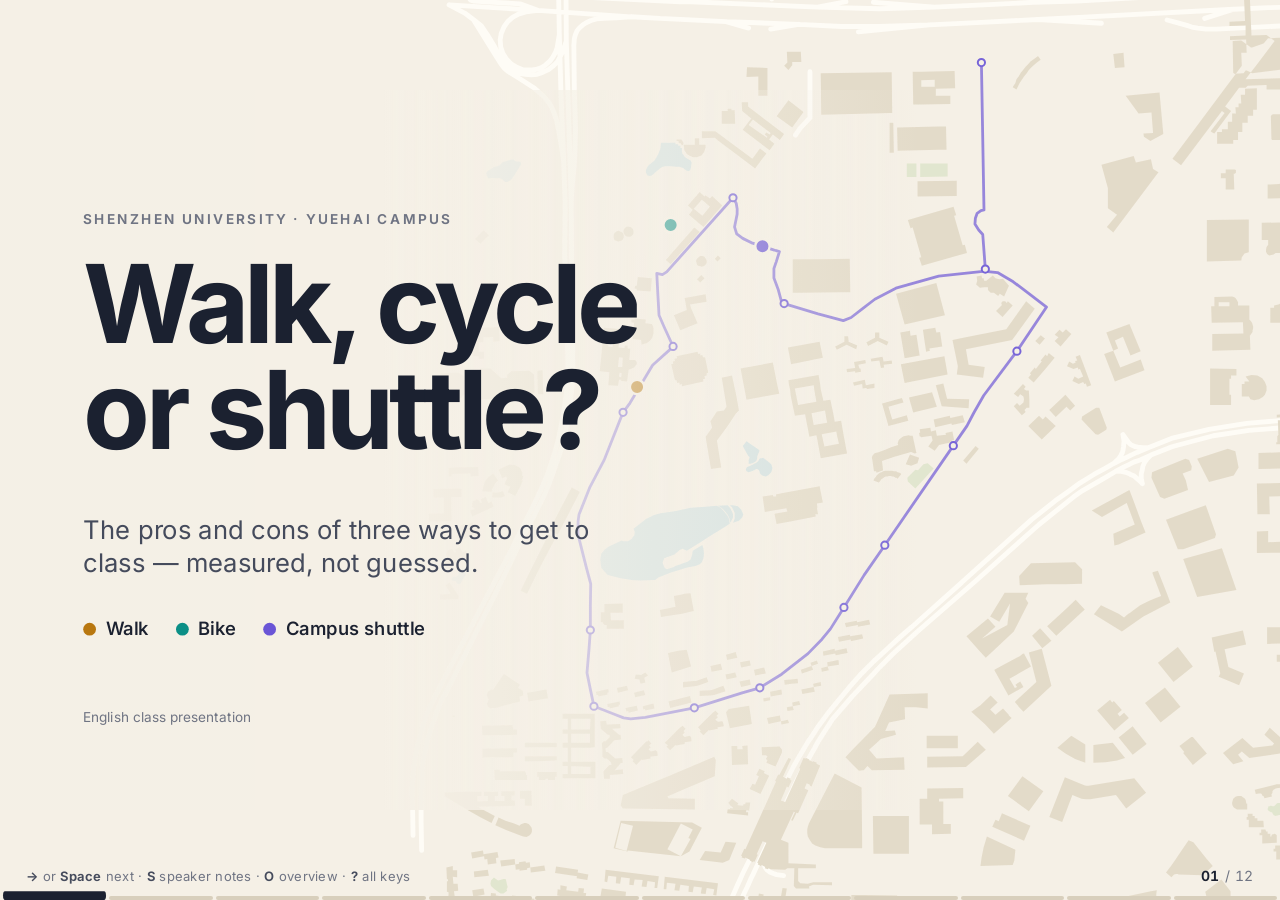
<file: sites/cept5/index.html>
<!doctype html>
<html lang="en">
<head>
<meta charset="utf-8">
<meta name="viewport" content="width=device-width, initial-scale=1">
<title>Walk, Cycle or Shuttle? — commuting on SZU Yuehai campus</title>
<style>
/* Walk, Cycle or Shuttle? (version 2) — deck styles. Stage is 1600 × 900 and scaled to the viewport by deck.js. */
@font-face {
  font-family: "InterCM"; font-style: normal; font-weight: 300 800; font-display: block;
  src: url([data-uri]) format('woff2');
}
:root {
  --bg: #f5f0e6; --bg2: #ece5d6; --card: #fbf8f1; --ink: #1b2130; --ink2: #454b5c; --muted: #6f7483; --line: #d8cfbc; --grid: #e3dccb;
  --walk: #b8770f; --bike: #0b8f86; --bus: #6a55d6;
  --walk-soft: #ecd9b4; --bike-soft: #bfe0da; --bus-soft: #d6cff3;
  --bld: #e2d9c6; --water: #cfe0e2; --green: #dfe5cc; --road: #fffdf8; --mapbg: #efe8d9;
  --font: "InterCM", "Inter", system-ui, -apple-system, "Segoe UI", Roboto, sans-serif;
  --ease: cubic-bezier(.2, .7, .2, 1);
}
:root[data-theme="dark"] {
  --bg: #11161f; --bg2: #18202c; --card: #1a2230; --ink: #efe9db; --ink2: #c4c1b6; --muted: #8f93a0; --line: #2c3646; --grid: #232c3a;
  --walk: #c2841c; --bike: #1fa497; --bus: #8a78ee;
  --walk-soft: #4a391a; --bike-soft: #17403f; --bus-soft: #322c5c;
  --bld: #232d3c; --water: #172f3d; --green: #1a2b2a; --road: #2f3a4b; --mapbg: #151c27;
}
* { box-sizing: border-box; }
html, body { margin: 0; height: 100%; background: var(--bg); color: var(--ink); font-family: var(--font); -webkit-font-smoothing: antialiased; overflow: hidden; }
body { transition: background-color .5s; }
#viewport { position: fixed; inset: 0; overflow: hidden; }
#stage { position: absolute; left: 0; top: 0; width: 1600px; height: 900px; transform-origin: 0 0; }

/* ---------- slide frame ---------- */
.slide { position: absolute; inset: 0; padding: 58px 84px 56px 104px; display: flex; flex-direction: column; opacity: 0; visibility: hidden; isolation: isolate;
  transition: opacity .45s ease, transform .7s var(--ease), visibility 0s .7s; font-size: 24px; line-height: 1.38; --accent: var(--ink); --wash: transparent; }
.slide[data-mode="walk"] { --accent: var(--walk); --wash: var(--walk-soft); }
.slide[data-mode="bike"] { --accent: var(--bike); --wash: var(--bike-soft); }
.slide[data-mode="bus"] { --accent: var(--bus); --wash: var(--bus-soft); }
.slide.before { transform: translate3d(-70px, 0, 0); } .slide.after { transform: translate3d(70px, 0, 0); }
.slide.active { opacity: 1; visibility: visible; transform: none; transition-delay: 0s; z-index: 2; }
.slide::before { content: ""; position: absolute; left: 60px; top: 62px; bottom: 58px; width: 2px; background: linear-gradient(var(--accent) 0 86px, var(--line) 86px); border-radius: 2px; }
.slide.cover::before, .slide.closing::before { display: none; }
/* each mode section carries a faint wash of its own colour */
.slide::after { content: ""; position: absolute; inset: 0; z-index: -1; pointer-events: none; opacity: .5;
  background: radial-gradient(1150px 700px at 104% -8%, var(--wash), transparent 66%); }
header { flex: none; }
.eyebrow { margin: 0; min-height: 24px; font-size: 17px; font-weight: 650; letter-spacing: .17em; text-transform: uppercase; color: var(--muted); display: flex; align-items: center; gap: 14px; }
h1, h2 { margin: 0; font-weight: 700; letter-spacing: -.028em; text-wrap: balance; }
h2 { font-size: 54px; line-height: 1.1; margin-top: 14px; max-width: 1400px; }
.body { flex: 1; min-height: 0; margin-top: 28px; position: relative; }
.cols { display: flex; gap: 56px; align-items: center; padding-bottom: 12px; }
.src { flex: none; margin: 0; font-size: 16px; color: var(--muted); max-width: 1250px; line-height: 1.3; }
figure { margin: 0; } figcaption { font-size: 20px; color: var(--ink2); margin-bottom: 12px; font-weight: 500; }
.viz { position: relative; flex: none; } .viz svg { display: block; overflow: visible; }
.mapbox { border-radius: 20px; overflow: hidden; background: var(--mapbg); box-shadow: 0 0 0 1px var(--line); } .mapbox svg { overflow: hidden; }
.dot { display: inline-block; width: 14px; height: 14px; border-radius: 50%; flex: none; background: var(--ink); vertical-align: baseline; margin-right: 12px; }
.dot.walk { background: var(--walk); } .dot.bike { background: var(--bike); } .dot.bus { background: var(--bus); }
.dot.wait { background: var(--bus-soft); box-shadow: inset 0 0 0 2px var(--bus); }
/* the three mode dots travel from slide to slide (deck.js); in a section label the other two modes step back */
.toks { display: inline-flex; align-items: center; gap: 7px; }
.toks .dot { margin: 0; width: 13px; height: 13px; }
.dot.off { opacity: .26; transform: scale(.62); }
#fly { position: absolute; inset: 0; z-index: 9; pointer-events: none; }
#fly .dot { position: absolute; margin: 0; transform-origin: 0 0; will-change: transform, translate; }
small { font-size: .3em; font-weight: 500; letter-spacing: 0; margin-left: .22em; color: var(--ink2); }
b { font-weight: 680; }
.left, .right { min-width: 0; flex: 1; }
.strip { flex: none; margin: 0 0 2px; padding: 16px 24px; border-radius: 16px; background: var(--card); box-shadow: 0 0 0 1px var(--line); font-size: 24px; color: var(--ink2); line-height: 1.4; }
.strip b { color: var(--ink); }
.procon { flex: none; display: flex; gap: 18px; margin-bottom: 2px; }
.procon p { flex: 1; margin: 0; padding: 16px 22px; border-radius: 16px; background: var(--card); box-shadow: 0 0 0 1px var(--line); font-size: 23px; line-height: 1.38; color: var(--ink2); }
.pro b, .con b { display: inline-block; font-size: 14px; letter-spacing: .14em; text-transform: uppercase; margin-right: 12px; color: var(--ink); padding: 2px 8px; border-radius: 6px; box-shadow: inset 0 0 0 1.5px var(--ink); vertical-align: .12em; }
.con b { box-shadow: inset 0 0 0 1.5px var(--muted); color: var(--muted); }
.aside-note { margin: 26px 0 0; padding: 16px 22px; border-left: 3px solid var(--accent); background: var(--card); border-radius: 0 14px 14px 0; font-size: 25px; color: var(--ink2); line-height: 1.36; }
.aside-note b { color: var(--ink); }

/* ---------- 1 cover ---------- */
.cover { padding: 0; }
.cover-map { position: absolute; inset: 0; opacity: .9; }
.cover-map::after { content: ""; position: absolute; inset: 0; background: linear-gradient(90deg, var(--bg) 0, var(--bg) 30%, transparent 72%); }
.cover-text { position: absolute; left: 104px; top: 150px; width: 880px; }
h1 { font-size: 136px; line-height: .98; letter-spacing: -.045em; margin-top: 26px; font-weight: 720; }
.ln { display: inline-block; width: 100%; vertical-align: top; }
.mk { display: inline-block; overflow: hidden; vertical-align: top; padding-bottom: .14em; margin-bottom: -.14em; } .in { display: inline-block; }
.lede { font-size: 32px; line-height: 1.3; color: var(--ink2); margin: 62px 0 0; max-width: 660px; }
.chips { display: flex; gap: 34px; margin-top: 46px; }
.chip { display: flex; align-items: center; font-size: 23px; color: var(--ink); font-weight: 560; white-space: nowrap; }
.chips .dot { width: 16px; height: 16px; }
.byline { font-size: 17px; color: var(--muted); margin: 84px 0 0; }

/* ---------- 2 race ---------- */
.race-cols { gap: 64px; }
.lanes { flex: 1; min-width: 0; }
.route-name { margin: 0 0 12px; font-size: 27px; font-weight: 640; } .route-name span { font-weight: 400; color: var(--muted); font-size: 20px; margin-left: 12px; }
.lane { display: grid; grid-template-columns: 34px 1fr auto; align-items: center; padding: 18px 0 20px; border-top: 1px solid var(--line); position: relative; --p: 1; }
.lane .dot { width: 18px; height: 18px; margin: 0 0 12px; grid-row: 1; align-self: end; }
.lane .who { font-size: 31px; font-weight: 620; align-self: end; }
.lane .t { grid-row: 1 / 3; grid-column: 3; min-width: 210px; font-size: 116px; font-weight: 300; letter-spacing: -.05em; line-height: 1; text-align: right; white-space: nowrap; }
.lane .how { grid-column: 2; font-size: 20px; color: var(--muted); align-self: start; }
.lane .t { transition: color .5s; } .lane:not(.done) .t, .lane:not(.done) .t small { color: var(--muted); }      /* a number turns dark when its traveller arrives */
/* the race draws its own bar chart: each lane's bar grows with the clock and stops when that traveller arrives */
.lane::after { content: ""; position: absolute; left: 0; bottom: 0; height: 6px; width: calc(var(--p) * var(--share, 1) * 100%); border-radius: 0 4px 4px 0; background: var(--c, var(--ink)); }
.lane[data-lane="bike"] { --c: var(--bike); } .lane[data-lane="bus"] { --c: var(--bus); } .lane[data-lane="walk"] { --c: var(--walk); }
.race-tag { position: absolute; left: 0; top: 0; font-size: 15px; font-weight: 600; color: var(--bus); white-space: nowrap; opacity: 0; transition: opacity .3s; pointer-events: none;
  background: var(--mapbg); padding: 2px 9px; border-radius: 8px; transform: translate(14px, -50%); }

/* ---------- 3 method ---------- */
.trio { display: flex; gap: 70px; align-items: center; padding-bottom: 20px; } .trio .col { flex: 1; min-width: 0; }
.picto { margin-bottom: 10px; }
.big { font-size: 156px; font-weight: 300; letter-spacing: -.055em; line-height: 1; white-space: nowrap; }
.big-l { font-size: 29px; font-weight: 650; margin-top: 12px; padding-top: 18px; border-top: 2px solid var(--ink); }
.trio p { font-size: 23px; color: var(--ink2); margin: 8px 0 0; line-height: 1.4; }

/* ---------- 4 walk ---------- */
.walk-cols { gap: 76px; } .walk-cols .left { flex: none; width: 450px; }
.hero { font-size: 236px; font-weight: 300; letter-spacing: -.06em; line-height: .9; white-space: nowrap; }
.hero small { font-size: .25em; }
.hero-l { font-size: 25px; color: var(--ink2); margin-top: 32px; line-height: 1.36; } .hero-l span { color: var(--muted); white-space: nowrap; }

/* ---------- 5 reach ---------- */
.reach-cols { display: flex; gap: 22px; align-items: center; justify-content: space-between; padding-bottom: 8px; }
.reach-cols figcaption { margin: 16px 0 0; font-size: 30px; } .reach-cols figcaption b { color: var(--ink); font-variant-numeric: tabular-nums; }
.reach-cols figcaption .dot { width: 16px; height: 16px; }
.approx { width: 200px; text-align: center; padding-bottom: 50px; transition: opacity .7s ease, transform .9s var(--ease); }
.approx.wait { opacity: 0; transform: scale(.7); transition: none; }
.approx-s { font-size: 150px; font-weight: 300; line-height: .8; color: var(--ink); }
.approx-l { font-size: 20px; color: var(--muted); line-height: 1.3; margin-top: 32px; }

/* ---------- 6 the catch ---------- */
.cards3 { display: grid; grid-template-columns: repeat(3, 1fr); gap: 24px; align-content: center; padding-bottom: 6px; }
.card { background: var(--card); box-shadow: 0 0 0 1px var(--line); border-radius: 22px; padding: 22px 34px 26px; }
.ck { font-size: 18px; font-weight: 680; letter-spacing: .15em; text-transform: uppercase; color: var(--muted); margin-top: 12px; }
.cn { font-size: 118px; font-weight: 310; letter-spacing: -.05em; line-height: 1.08; white-space: nowrap; }
.cl { font-size: 23px; color: var(--ink2); line-height: 1.34; }
.cw { font-size: 23px; color: var(--ink2); margin-top: 18px; padding-top: 16px; border-top: 1px solid var(--line); display: flex; align-items: center; }

/* ---------- 7 shuttle journey ---------- */
.journey { display: flex; flex-direction: column; justify-content: center; gap: 30px; padding-bottom: 6px; }
.duo { display: flex; gap: 84px; align-items: flex-start; }
.duo .n { font-size: 132px; font-weight: 300; letter-spacing: -.055em; line-height: 1; white-space: nowrap; }
.duo .l { font-size: 23px; color: var(--ink2); margin-top: 12px; display: flex; align-items: center; }
.duo .plus .n { color: var(--muted); } .duo .plus small { color: var(--muted); }

/* ---------- 8 the wait ---------- */
.waitbox { display: flex; flex-direction: column; justify-content: center; padding-bottom: 6px; }

/* ---------- 9 side by side ---------- */
.score { display: grid; grid-template-columns: repeat(3, 1fr); align-content: center; padding-bottom: 4px; }
.sc { min-width: 0; }
.sc > * { margin-right: 44px; }
.sc-h { font-size: 21px; font-weight: 680; letter-spacing: .15em; text-transform: uppercase; display: flex; align-items: center; }
.sc-fig { height: 188px; margin: 12px 0 0; display: flex; align-items: flex-end; gap: 22px; border-bottom: 1px solid var(--line); }   /* one shared baseline across the three columns */
.sc-bar { flex: none; width: 26px; border-radius: 5px 5px 0 0; background: var(--ink); transform-origin: 50% 100%; }
.sc-bar.walk { background: var(--walk); } .sc-bar.bike { background: var(--bike); } .sc-bar.bus { background: var(--bus); }
.sc-n { font-size: 132px; font-weight: 300; letter-spacing: -.055em; line-height: .8; white-space: nowrap; padding-bottom: 6px; }
.sc-tag { font-size: 38px; font-weight: 680; letter-spacing: -.025em; margin-top: 22px; }
.sc-pc p { margin: 14px 0 0; font-size: 23px; color: var(--ink2); line-height: 1.38; }

/* ---------- 10 students ---------- */
.rules { display: grid; grid-template-columns: repeat(3, 1fr); gap: 24px; align-content: center; padding-bottom: 6px; }
.rule { background: var(--card); box-shadow: 0 0 0 1px var(--line); border-radius: 22px; padding: 36px 34px 32px; min-height: 400px; display: flex; flex-direction: column; position: relative; overflow: hidden; }
.rule::before { content: ""; position: absolute; left: 0; top: 0; right: 0; height: 6px; background: var(--ink); }
.rule.walk::before { background: var(--walk); } .rule.bike::before { background: var(--bike); } .rule.bus::before { background: var(--bus); }
.rk { font-size: 22px; font-weight: 680; letter-spacing: .15em; text-transform: uppercase; display: flex; align-items: center; }
.rr { flex: 1; display: flex; flex-direction: column; }
.rt { font-size: 50px; font-weight: 670; letter-spacing: -.03em; line-height: 1.1; margin-top: 26px; text-wrap: balance; }
.re { font-size: 23px; color: var(--ink2); line-height: 1.4; margin-top: auto; padding-top: 22px; border-top: 1px solid var(--line); }

/* ---------- 11 university ---------- */
.uni-cols { gap: 64px; }
.asks { flex: 1; min-width: 0; margin: 0; padding: 0; list-style: none; }
.asks li { display: grid; grid-template-columns: 232px 1fr; column-gap: 34px; align-items: center; padding: 28px 0; border-top: 1px solid var(--line); }
.asks li:last-child { border-bottom: 1px solid var(--line); }
.ev-n { font-size: 92px; font-weight: 310; letter-spacing: -.05em; line-height: 1; white-space: nowrap; }
.ev-l { font-size: 18px; margin: 10px 0 0; color: var(--muted); line-height: 1.3; }
.ask { font-size: 25px; color: var(--ink2); line-height: 1.38; } .ask span { display: block; }
.ask b { display: block; color: var(--ink); font-size: 36px; font-weight: 670; letter-spacing: -.025em; line-height: 1.15; margin-bottom: 8px; }

/* ---------- 12 closing ---------- */
.closing { padding: 0; }
.close-text { position: absolute; left: 104px; right: 104px; top: 168px; }
.triple { font-size: 80px; line-height: 1.26; letter-spacing: -.04em; margin-top: 36px; max-width: none; }
.triple .ln { display: flex; align-items: center; white-space: nowrap; width: auto; } .triple .dot { width: 24px; height: 24px; margin-right: 34px; }
.thanks { font-size: 30px; color: var(--ink2); margin: 76px 0 0; }

/* ---------- chart primitives ---------- */
svg text { font-family: var(--font); fill: var(--ink2); font-size: 20px; font-variant-numeric: tabular-nums; }
svg .t-m { fill: var(--muted); } svg .t-i { fill: var(--ink); font-weight: 600; } svg .t-s { font-size: 18px; } svg .t-b { font-size: 24px; }
.f-walk { fill: var(--walk); } .f-bike { fill: var(--bike); } .f-bus { fill: var(--bus); } .f-ink { fill: var(--ink); } .f-bg { fill: var(--bg); } .f-muted { fill: var(--muted); }
.f-walk-soft { fill: var(--walk-soft); } .f-bike-soft { fill: var(--bike-soft); } .f-bus-soft { fill: var(--bus-soft); } .f-grid { fill: var(--grid); } .f-card { fill: var(--card); } .f-line { fill: var(--line); }
.s-walk { stroke: var(--walk); } .s-bike { stroke: var(--bike); } .s-bus { stroke: var(--bus); } .s-ink { stroke: var(--ink); } .s-muted { stroke: var(--muted); }
.s-grid { stroke: var(--grid); } .s-line { stroke: var(--line); } .s-bg { stroke: var(--bg); } .s-card { stroke: var(--card); } .s-mapbg { stroke: var(--mapbg); }
.nofill { fill: none; }
.m-bld { fill: var(--bld); } .m-water { fill: var(--water); } .m-green { fill: var(--green); } .m-road { stroke: var(--road); fill: none; stroke-linecap: round; stroke-linejoin: round; }
.m-net { stroke: var(--bld); fill: none; stroke-linecap: round; }
.m-lab { font-size: 15px; font-weight: 600; fill: var(--ink); paint-order: stroke; stroke: var(--mapbg); stroke-width: 4px; stroke-linejoin: round; }
.hit { fill: transparent; stroke: none; } [data-tip] { cursor: default; }
.lift { transition: opacity .2s; } .viz:has([data-tip]:hover) .lift:not(:hover) { opacity: .45; }
.tr { transition: opacity .5s ease, transform .9s var(--ease); }

/* ---------- motion: everything rests in its final state; animations only run on the live slide ---------- */
@keyframes k-fade { from { opacity: 0; } }
@keyframes k-rise { from { opacity: 0; transform: translateY(18px); } }
@keyframes k-growx { from { transform: scaleX(0); } }
@keyframes k-growy { from { transform: scaleY(0); } }
@keyframes k-draw { from { stroke-dashoffset: 1; } to { stroke-dashoffset: 0; } }
@keyframes k-pop { from { opacity: 0; transform: scale(.2); } }
@keyframes k-drop { 0% { opacity: 0; transform: translateY(-150px); } 55% { opacity: 1; transform: translateY(0); } 72% { transform: translateY(-16px); } 100% { transform: translateY(0); } }
@keyframes k-line { from { transform: translateY(112%); } }
@keyframes k-sweep { from { transform: rotate(0deg); } to { transform: rotate(360deg); } }
@keyframes k-ping { from { opacity: .7; transform: scale(.4); } to { opacity: 0; transform: scale(2.6); } }
.a-growx, .a-growy, .a-pop, .a-drop, .a-ping { transform-box: fill-box; } .a-growx { transform-origin: 0 50%; } .a-growy { transform-origin: 50% 100%; } .a-pop, .a-ping { transform-origin: 50% 50%; }
.a-ping { opacity: 0; }
.slide.live .a-fade { animation: k-fade calc(var(--t, 600) * 1ms) ease calc(var(--d, 0) * 1ms) backwards; }
.slide.live .a-rise { animation: k-rise calc(var(--t, 700) * 1ms) var(--ease) calc(var(--d, 0) * 1ms) backwards; }
.slide.live .a-growx { animation: k-growx calc(var(--t, 800) * 1ms) var(--ease) calc(var(--d, 0) * 1ms) backwards; }
.slide.live .a-growy { animation: k-growy calc(var(--t, 900) * 1ms) var(--ease) calc(var(--d, 0) * 1ms) backwards; }
.slide.live .a-pop { animation: k-pop calc(var(--t, 500) * 1ms) var(--ease) calc(var(--d, 0) * 1ms) backwards; }
.slide.live .a-drop { animation: k-drop calc(var(--t, 900) * 1ms) cubic-bezier(.3, 0, .4, 1) calc(var(--d, 0) * 1ms) backwards; }
.slide.live .a-ping { animation: k-ping calc(var(--t, 900) * 1ms) ease-out calc(var(--d, 0) * 1ms) backwards; }
.slide.live .a-draw { stroke-dasharray: 1; animation: k-draw calc(var(--t, 1200) * 1ms) cubic-bezier(.5, 0, .2, 1) calc(var(--d, 0) * 1ms) backwards; }
.slide.live .a-sweep { transform-box: view-box; animation: k-sweep calc(var(--t, 1600) * 1ms) cubic-bezier(.45, 0, .2, 1) calc(var(--d, 0) * 1ms) backwards; }
.slide.live header > *, .slide.live .body > :not([data-f]), .slide.live .cover-text > *, .slide.live .close-text > *, .slide.live > .strip:not([data-f]), .slide.live > .src { animation: k-rise .8s var(--ease) calc(var(--i, 0) * 90ms + 120ms) backwards; }
.slide.live h1, .slide.live .triple { animation: none; }
.slide.live .in { animation: k-line 1s var(--ease) calc(var(--j, 0) * 130ms + 180ms) backwards; }
.slide.live .sc-bar { animation: k-growy 1s var(--ease) calc(var(--j, 0) * 140ms + 500ms) backwards; }
.slide.live [data-f]:not(.on) [class*="a-"] { animation: none; }
[data-f] { opacity: 0; transform: translateY(14px); transition: opacity .5s ease, transform .6s var(--ease); }
[data-f].on { opacity: 1; transform: none; }

/* ---------- chrome ---------- */
#chrome { position: fixed; left: 0; right: 0; bottom: 0; height: 0; z-index: 5; pointer-events: none; }
#progress { position: absolute; left: 0; right: 0; bottom: 0; height: 4px; display: flex; gap: 3px; padding: 0 3px; }
#progress i { flex: 1; background: var(--line); border-radius: 2px; transition: background-color .5s, transform .5s var(--ease); transform-origin: 50% 100%; }
#progress i.done { background: var(--muted); } #progress i.cur { background: var(--accent-now, var(--ink)); transform: scaleY(2.2); }
#pageno { position: absolute; right: 26px; bottom: 16px; font-size: 14px; color: var(--muted); font-variant-numeric: tabular-nums; letter-spacing: .04em; }
#pageno b { color: var(--ink); font-weight: 650; margin-right: 5px; }
#hint { position: absolute; left: 26px; bottom: 16px; font-size: 13px; color: var(--muted); letter-spacing: .02em; transition: opacity .6s; } #hint b { color: var(--ink2); font-weight: 650; }
body.moved #hint, body.notes #hint { opacity: 0; }      /* the key hint is for the presenter, before the talk starts */
#help { position: fixed; left: 50%; top: 50%; transform: translate(-50%, -46%); opacity: 0; visibility: hidden; z-index: 20; background: var(--card); color: var(--ink2); padding: 26px 34px; border-radius: 18px;
  box-shadow: 0 0 0 1px var(--line), 0 30px 80px rgba(0, 0, 0, .25); display: grid; grid-template-columns: 1fr 1fr 1fr; gap: 12px 34px; font-size: 16px; transition: .25s; }
#help.show { opacity: 1; visibility: visible; transform: translate(-50%, -50%); } #help b { color: var(--ink); margin-right: 8px; }
#tip { position: fixed; left: 0; top: 0; z-index: 30; pointer-events: none; max-width: 300px; padding: 9px 13px; border-radius: 11px; background: var(--ink); color: var(--bg); font-size: 14px; line-height: 1.35;
  opacity: 0; transition: opacity .15s; box-shadow: 0 10px 30px rgba(0, 0, 0, .22); }
#tip.show { opacity: 1; } #tip b { display: block; font-size: 17px; font-weight: 660; }
aside.notes { display: none; }
#notes { position: fixed; right: 0; top: 0; bottom: 0; width: 40%; padding: 34px 40px 30px; background: var(--bg2); border-left: 1px solid var(--line); display: none; flex-direction: column; z-index: 6; }
.n-head { display: flex; justify-content: space-between; align-items: baseline; font-size: 15px; letter-spacing: .12em; text-transform: uppercase; color: var(--muted); font-weight: 650; }
#n-time { font-size: 30px; letter-spacing: 0; color: var(--ink); font-variant-numeric: tabular-nums; cursor: pointer; font-weight: 400; }
#n-body { flex: 1; overflow: auto; margin-top: 18px; font-size: clamp(17px, 1.55vw, 27px); line-height: 1.5; color: var(--ink); } #n-body p { margin: 0 0 .8em; }
.n-next { font-size: 15px; color: var(--muted); padding-top: 14px; border-top: 1px solid var(--line); } .n-next span { color: var(--ink2); font-weight: 600; }
body.notes #notes { display: flex; } body.notes #viewport { right: 40%; } body.notes #chrome { right: 40%; }

/* ---------- overview ---------- */
body.overview #viewport { overflow: auto; }
body.overview #stage { position: static; width: auto; height: auto; transform: none !important; display: grid; grid-template-columns: repeat(4, max-content); gap: 22px; padding: 34px; justify-content: center; }
body.overview .slide { position: relative; inset: auto; width: 1600px; height: 900px; zoom: var(--oz, .2); opacity: 1; visibility: visible; transform: none; transition: none; cursor: pointer; border-radius: 30px;
  box-shadow: 0 0 0 5px var(--line); background: var(--bg); overflow: hidden; }
body.overview .slide.active { box-shadow: 0 0 0 14px var(--accent); }
body.overview .slide * { pointer-events: none; }
body.overview [data-f], .static [data-f] { opacity: 1; transform: none; transition: none; }
body.overview #chrome, body.overview #fly, body.overview #tip { display: none; }

.snap *, .snap *::before, .snap *::after { transition: none !important; }
.still [data-f], .still .viz * { transition: none !important; }
.reduce *, .reduce *::before, .reduce *::after { animation: none !important; transition: none !important; }
@media (prefers-reduced-motion: reduce) { *, *::before, *::after { animation: none !important; transition: none !important; } }

/* ---------- print: one slide per page, final states ---------- */
@page { size: 1600px 900px; margin: 0; }
@media print {
  html, body { height: auto; overflow: visible; -webkit-print-color-adjust: exact; print-color-adjust: exact; }
  #viewport { position: static; overflow: visible; } #chrome, #notes, #help, #fly, #tip { display: none !important; }
  #stage { position: static; transform: none !important; width: 1600px; height: auto; }
  .slide { position: relative; inset: auto; width: 1600px; height: 900px; opacity: 1 !important; visibility: visible !important; transform: none !important; break-after: page; page-break-after: always; overflow: hidden; background: var(--bg); zoom: 1 !important; }
  [data-f] { opacity: 1 !important; transform: none !important; }
  [data-token] { visibility: visible !important; }
  *, *::before, *::after { animation: none !important; transition: none !important; }
}

.nw { white-space: nowrap; }
</style>
</head>
<body>
<div id="viewport">
<main id="stage" aria-live="polite">

<section class="slide cover" id="title" data-title="Title" data-mode="all">
  <div class="viz cover-map" data-viz="cover" data-w="1600" data-h="900"></div>
  <div class="cover-text">
    <p class="eyebrow">Shenzhen University · Yuehai campus</p>
    <h1><span class="ln">Walk, cycle</span><span class="ln">or shuttle?</span></h1>
    <p class="lede">The pros and cons of three ways to get to class — measured, not guessed.</p>
    <div class="chips">
      <span class="chip"><i class="dot walk" data-token="walk"></i>Walk</span>
      <span class="chip"><i class="dot bike" data-token="bike"></i>Bike</span>
      <span class="chip"><i class="dot bus" data-token="bus"></i>Campus shuttle</span>
    </div>
    <p class="byline">English class presentation</p>
  </div>
  <aside class="notes">
    <p>Hello, everyone. Every day on this campus we make the same small decision: do I walk, take a bike, or wait for the shuttle bus?</p>
    <p>Most of us decide by habit. We decided to measure instead. I will show the real advantages and disadvantages of each choice, and finish with advice for students and for the university.</p>
  </aside>
</section>

<section class="slide" id="race" data-title="Hook: one trip, three answers" data-mode="all">
  <header>
    <p class="eyebrow">The question</p>
    <h2>One trip, three answers: 6, 13 or 18 minutes</h2>
  </header>
  <div class="body cols race-cols">
    <div class="viz mapbox" data-viz="race" data-w="720" data-h="610"></div>
    <div class="lanes">
      <p class="route-name">Qiao Dorms <b>→</b> Huiwen <span>up a 21 m hill</span></p>
      <div class="lane" data-lane="bike"><i class="dot bike" data-token="bike"></i><div class="who">Bike</div>
        <div class="t"><span data-race="bike">6</span><small>min</small></div>
        <div class="how">straight there</div></div>
      <div class="lane" data-lane="bus"><i class="dot bus" data-token="bus"></i><div class="who">Shuttle</div>
        <div class="t"><span data-race="bus">13</span><small>min</small></div>
        <div class="how">walk, wait, ride, walk</div></div>
      <div class="lane" data-lane="walk"><i class="dot walk" data-token="walk"></i><div class="who">Walk</div>
        <div class="t"><span data-race="walk">18</span><small>min</small></div>
        <div class="how">no waiting, no parking</div></div>
      <p class="aside-note" data-f="1">This is the shuttle’s <b>best</b> route — and the bike still wins.</p>
    </div>
  </div>
  <footer class="src">Modelled at one student’s own pace. The shuttle time includes an average 4-minute wait.</footer>
  <aside class="notes">
    <p>Let us start with a race. Three students leave Qiao Dorms together, all going to Huiwen, on top of the hill.</p>
    <p>The cyclist arrives in about six minutes. The walker needs eighteen. The shuttle passenger walks to the stop, waits, rides, and walks again: thirteen minutes.</p>
    <p>And this is the shuttle's best route from any dorm to any teaching building. So when is each choice actually the right one?</p>
  </aside>
</section>

<section class="slide" id="method" data-title="How we measured" data-mode="all">
  <header>
    <p class="eyebrow"><span class="toks"><i class="dot walk" data-token="walk"></i><i class="dot bike" data-token="bike"></i><i class="dot bus" data-token="bus"></i></span>The evidence</p>
    <h2>We measured it three ways</h2>
  </header>
  <div class="body trio">
    <div class="col">
      <div class="viz picto" data-viz="picTrack" data-w="230" data-h="120"></div>
      <div class="big"><span data-count>81</span></div>
      <div class="big-l">GPS tracks</div>
      <p>one student, two months, 106 km</p>
    </div>
    <div class="col">
      <div class="viz picto" data-viz="picWatch" data-w="230" data-h="120"></div>
      <div class="big"><span data-count>38</span></div>
      <div class="big-l">stopwatch trips</div>
      <p>a classmate, door to door</p>
    </div>
    <div class="col">
      <div class="viz picto" data-viz="picLoop" data-w="230" data-h="120"></div>
      <div class="big"><span data-count>3</span><small>hours</small></div>
      <div class="big-l">of live bus positions</div>
      <p>from the shuttle’s own tracker</p>
    </div>
  </div>
  <p class="strip">A small sample, at one person’s pace: careful estimates, not exact facts. Weather, cost and comfort were not measured.</p>
  <aside class="notes">
    <p>Briefly, where the numbers come from. One student recorded eighty-one GPS tracks over two months.</p>
    <p>A classmate timed thirty-eight trips with a stopwatch, door to door. And we recorded three hours of live bus positions from the shuttle website.</p>
    <p>It is a small sample, at one person's pace. So please treat the numbers as careful estimates, not exact facts.</p>
  </aside>
</section>

<section class="slide" id="walk" data-title="Walking" data-mode="walk">
  <header>
    <p class="eyebrow"><span class="toks"><i class="dot walk" data-token="walk"></i><i class="dot bike off" data-token="bike"></i><i class="dot bus off" data-token="bus"></i></span>Walking</p>
    <h2>Walking is slow, but reliable</h2>
  </header>
  <div class="body cols walk-cols">
    <div class="left">
      <div class="hero"><span data-count>13</span><small>min</small></div>
      <div class="hero-l">a typical walk from dorm to class <span>— 19 at worst</span></div>
    </div>
    <figure class="right">
      <figcaption>One long walk, Qiao Dorms to Huiwen, timed 7 times</figcaption>
      <div class="viz" data-viz="walks" data-w="860" data-h="340"></div>
    </figure>
  </div>
  <div class="procon">
    <p class="pro" data-f="1"><b>For</b> No waiting, no parking. Hills and crowds add almost nothing.</p>
    <p class="con" data-f="2"><b>Against</b> 3 walks between teaching buildings do not fit in the 20-minute break.</p>
  </div>
  <aside class="notes">
    <p>First, walking. A typical walk from a dorm to class takes thirteen minutes, and up to nineteen. That is slow.</p>
    <p>But look at the right. My classmate timed one long walk, from Qiao Dorms to Huiwen, seven times. Every dot lands between seventeen and nineteen minutes.</p>
    <p>Hills and crowds add almost nothing. So you always know when you will arrive. The real problem is the long trips: three walks between teaching buildings do not fit in the twenty-minute break.</p>
  </aside>
</section>

<section class="slide" id="bike" data-title="Bike: how much faster" data-mode="bike">
  <header>
    <p class="eyebrow"><span class="toks"><i class="dot walk off" data-token="walk"></i><i class="dot bike" data-token="bike"></i><i class="dot bus off" data-token="bus"></i></span>Cycling</p>
    <h2>The bike is 2.7× faster, door to door</h2>
  </header>
  <div class="body reach-cols">
    <figure>
      <div class="viz mapbox" data-viz="isoWalk" data-w="590" data-h="480"></div>
      <figcaption><i class="dot walk"></i><b><span id="isoW">15</span> minutes</b> on foot</figcaption>
    </figure>
    <div class="approx"><div class="approx-s">≈</div><div class="approx-l">the same<br>reach</div></div>
    <figure>
      <div class="viz mapbox" data-viz="isoBike" data-w="590" data-h="480"></div>
      <figcaption><i class="dot bike"></i><b><span id="isoB">5</span> minutes</b> by bike</figcaption>
    </figure>
  </div>
  <p class="strip" data-f="1"><b>In 10 minutes,</b> a bike reaches every place on campus.</p>
  <aside class="notes">
    <p>Now the bicycle. Door to door, it is two point seven times faster than walking. Here is what that means.</p>
    <p>Both maps start at Zhai Dorms. On the left, fifteen minutes of walking. On the right, only five minutes of cycling. The coloured area is almost the same.</p>
    <p>In ten minutes, a bike reaches every place on campus.</p>
  </aside>
</section>

<section class="slide" id="catch" data-title="Bike: the catch" data-mode="bike">
  <header>
    <p class="eyebrow"><span class="toks"><i class="dot walk off" data-token="walk"></i><i class="dot bike" data-token="bike"></i><i class="dot bus off" data-token="bus"></i></span>Cycling · the catch</p>
    <h2>But hills, steps and crowds slow the bike far more than the walker</h2>
  </header>
  <div class="body cards3">
    <div class="card">
      <div class="viz picto" data-viz="picHill" data-w="380" data-h="130"></div>
      <div class="ck">Uphill</div>
      <div class="cn">+30 %</div>
      <div class="cl">time for a cyclist on a 5 % slope</div>
      <div class="cw"><i class="dot walk"></i>walker: +5 %</div>
    </div>
    <div class="card" data-f="1">
      <div class="viz picto" data-viz="picSteps" data-w="380" data-h="130"></div>
      <div class="ck">Steps</div>
      <div class="cn">×6</div>
      <div class="cl">the time: you get off and push</div>
      <div class="cw"><i class="dot walk"></i>walker: ×2</div>
    </div>
    <div class="card" data-f="2">
      <div class="viz picto" data-viz="picCrowd" data-w="380" data-h="130"></div>
      <div class="ck">The class bell</div>
      <div class="cn">+34 %</div>
      <div class="cl">time on crowded shared paths</div>
      <div class="cw"><i class="dot walk"></i>walker: no change</div>
    </div>
  </div>
  <p class="strip" data-f="3"><b>Under about 300 m, the bike saves less than 2 minutes</b> — and you still have to unlock and park it.</p>
  <aside class="notes">
    <p>But the bike has weaknesses. First, hills. On a five percent slope, a cyclist needs about thirty percent more time; a walker, only five.</p>
    <p>Second, steps. You get off and push, so steps cost a cyclist six times the normal time.</p>
    <p>Third, the class bell. On crowded shared paths, a bike takes a third longer, while walkers do not slow down at all.</p>
    <p>Under about three hundred metres, the bike saves less than two minutes. And you still have to unlock and park it.</p>
  </aside>
</section>

<section class="slide" id="shuttle" data-title="Shuttle: you mostly walk" data-mode="bus">
  <header>
    <p class="eyebrow"><span class="toks"><i class="dot walk off" data-token="walk"></i><i class="dot bike off" data-token="bike"></i><i class="dot bus" data-token="bus"></i></span>Campus shuttle</p>
    <h2>On the shuttle, you mostly walk</h2>
  </header>
  <div class="body journey">
    <figure>
      <figcaption>A typical shuttle trip from dorm to class, minute by minute</figcaption>
      <div class="viz" data-viz="journey" data-w="1412" data-h="190"></div>
    </figure>
    <div class="duo">
      <div><div class="n"><span data-count>11</span><small>min</small></div><div class="l"><i class="dot walk"></i>on foot, to and from the stops</div></div>
      <div><div class="n"><span data-count>1</span><small>min</small></div><div class="l"><i class="dot bus"></i>on the bus</div></div>
      <div class="plus" data-f="1"><div class="n">+ 4<small>min</small></div><div class="l"><i class="dot wait"></i>waiting, on average</div></div>
    </div>
  </div>
  <p class="strip" data-f="2"><b>To be fair:</b> the bus itself is quick, and it climbs the hill for you. But the stops are rarely at your door.</p>
  <aside class="notes">
    <p>Now the shuttle. Here is a typical trip from a dorm to class. Amber is walking; violet is the bus.</p>
    <p>You walk to the stop, ride, and walk again: eleven minutes on foot, for one minute on the bus.</p>
    <p>And that is before any waiting: four more minutes, on average.</p>
    <p>To be fair, the bus itself is quick, and it climbs the hill for you. But the stops are rarely at your door.</p>
  </aside>
</section>

<section class="slide" id="wait" data-title="Shuttle: the wait" data-mode="bus">
  <header>
    <p class="eyebrow"><span class="toks"><i class="dot walk off" data-token="walk"></i><i class="dot bike off" data-token="bike"></i><i class="dot bus" data-token="bus"></i></span>Campus shuttle · the wait</p>
    <h2>6 of 7 timed shuttle trips were slower than walking</h2>
  </header>
  <div class="body waitbox">
    <figure>
      <figcaption>Each dot is one shuttle trip, compared with walking the same route</figcaption>
      <div class="viz" data-viz="diff" data-w="1412" data-h="380"></div>
    </figure>
  </div>
  <p class="strip" data-f="1"><b>Why?</b> A bus typically comes every 6 minutes — but the longest gap was over 20.</p>
  <aside class="notes">
    <p>And then you wait. Remember the race? On paper, the shuttle needed thirteen minutes. On my classmate's stopwatch, the same route took sixteen to twenty-two.</p>
    <p>Each dot is one timed shuttle trip, compared with walking the same route. Six of the seven were slower than walking, by three to seven minutes. Only one trip won: my classmate left for the stop ten minutes early.</p>
    <p>Why? A bus typically comes every six minutes, but the longest gap was more than twenty. The ride is short. The wait is what you cannot predict.</p>
  </aside>
</section>

<section class="slide" id="score" data-title="Pros and cons, side by side" data-mode="all">
  <header>
    <p class="eyebrow">Side by side</p>
    <h2>Each mode has one real strength — and one real weakness</h2>
  </header>
  <div class="body score">
    <div class="sc">
      <div class="sc-h"><i class="dot walk" data-token="walk"></i>Walk</div>
      <div class="sc-fig"><i class="sc-bar walk" style="height:80.5%"></i><div class="sc-n"><span data-count>13</span><small>min</small></div></div>
      <div class="sc-tag">The most reliable</div>
      <div class="sc-pc" data-f="1">
        <p class="pro"><b>For</b> The same time, every time. No waiting, no parking.</p>
        <p class="con"><b>Against</b> Slow: nearly three times the bike’s time.</p>
      </div>
    </div>
    <div class="sc">
      <div class="sc-h"><i class="dot bike" data-token="bike"></i>Bike</div>
      <div class="sc-fig"><i class="sc-bar bike" style="height:28.7%"></i><div class="sc-n"><span data-count>5</span><small>min</small></div></div>
      <div class="sc-tag">The fastest</div>
      <div class="sc-pc" data-f="2">
        <p class="pro"><b>For</b> Wins on all 24 dorm-to-class routes.</p>
        <p class="con"><b>Against</b> Hills, steps, crowds — and parking.</p>
      </div>
    </div>
    <div class="sc">
      <div class="sc-h"><i class="dot bus" data-token="bus"></i>Shuttle</div>
      <div class="sc-fig"><i class="sc-bar bus" style="height:100.0%"></i><div class="sc-n"><span data-count>16</span><small>min</small></div></div>
      <div class="sc-tag">The easiest uphill</div>
      <div class="sc-pc" data-f="3">
        <p class="pro"><b>For</b> It climbs the hill for you, when a stop is near.</p>
        <p class="con"><b>Against</b> Far stops, unknown wait: beats walking on only 3 of 24 routes.</p>
      </div>
    </div>
  </div>
  <footer class="src">Minutes: a typical trip from dorm to class. The shuttle time includes an average 4-minute wait.</footer>
  <aside class="notes">
    <p>So, side by side. A typical trip from dorm to class takes thirteen minutes on foot, five by bike, and sixteen by shuttle, wait included.</p>
    <p>Walking is the most reliable: the same time, every time. But it is slow: nearly three times the bike's time.</p>
    <p>The bike is the fastest: it wins on all twenty-four routes. But it suffers from hills, steps, crowds and parking.</p>
    <p>The shuttle is the easiest way up the hill. But the stops are far and the wait is unknown, so it beats walking on only three routes.</p>
  </aside>
</section>

<section class="slide" id="students" data-title="Recommendations for students" data-mode="all">
  <header>
    <p class="eyebrow">Recommendations · students</p>
    <h2>For students: three simple rules</h2>
  </header>
  <div class="body rules">
    <div class="rule walk">
      <div class="rk"><i class="dot walk" data-token="walk"></i>Walk</div>
      <div class="rr">
        <div class="rt">if it is under 300 metres</div>
        <div class="re">The bike saves less than 2 minutes — before you unlock it.</div>
      </div>
    </div>
    <div class="rule bike">
      <div class="rk"><i class="dot bike" data-token="bike"></i>Cycle</div>
      <div class="rr" data-f="1">
        <div class="rt">anything further, even over the hill</div>
        <div class="re">Huiwen to Zhili: 19 minutes on foot, 6 by bike.</div>
      </div>
    </div>
    <div class="rule bus">
      <div class="rk"><i class="dot bus" data-token="bus"></i>Shuttle</div>
      <div class="rr" data-f="2">
        <div class="rt">only if a stop is near both doors</div>
        <div class="re">Qiao or Haishan to Huiwen. Even on the best route, wait 10 minutes at most.</div>
      </div>
    </div>
  </div>
  <p class="strip" data-f="3"><b>On foot or by bike, add 20 %.</b> That margin covered 86 % of our recorded trips.</p>
  <aside class="notes">
    <p>So what should a student do? Three simple rules.</p>
    <p>One: under three hundred metres, walk.</p>
    <p>Two: for anything further, cycle, even over the hill. From Huiwen to Zhili, it is nineteen minutes on foot and six by bike.</p>
    <p>Three: take the shuttle only if a stop is near both doors, for example from Qiao or Haishan to Huiwen. Even on the best route, it is worth waiting ten minutes at most.</p>
    <p>And on foot or by bike, add twenty percent to your estimate. Of course, in heavy rain, comfort matters more than minutes.</p>
  </aside>
</section>

<section class="slide" id="university" data-title="Recommendations for the university" data-mode="all">
  <header>
    <p class="eyebrow"><span class="toks"><i class="dot walk" data-token="walk"></i><i class="dot bike" data-token="bike"></i><i class="dot bus" data-token="bus"></i></span>Recommendations · university</p>
    <h2>For the university: three fixes</h2>
  </header>
  <div class="body cols uni-cols">
    <ol class="asks">
      <li><div class="ev"><div class="ev-n">&gt;20</div><div class="ev-l">min between two buses, at worst</div></div><div class="ask"><b>Show the wait.</b> <span>A countdown at every stop.</span></div></li>
      <li data-f="1"><div class="ev"><div class="ev-n">9</div><div class="ev-l">min on foot, South Dorms to a stop</div></div><div class="ask"><b>Bring the bus closer.</b> <span>A stop for South Dorms.</span></div></li>
      <li data-f="2"><div class="ev"><div class="ev-n">×6</div><div class="ev-l">the time on steps, with a bike</div></div><div class="ask"><b>Clear the way for bikes.</b> <span>Ramps beside the steps.</span></div></li>
    </ol>
    <div class="viz mapbox" data-viz="loop" data-w="560" data-h="590"></div>
  </div>
  <aside class="notes">
    <p>And the university? Three fixes.</p>
    <p>One: show the wait. Today, not every bus has a tracker. Put one on every bus, and a countdown at every stop. The longest gap was more than twenty minutes.</p>
    <p>Two: bring the bus closer. South Dorms are a nine-minute walk from the nearest useful stop: give them one. Extra runs up to Huiwen at class change would help too.</p>
    <p>Three: clear the way for bikes. Build ramps beside the steps, and add bike lanes and parking at the doors.</p>
  </aside>
</section>

<section class="slide closing" id="close" data-title="Closing" data-mode="all">
  <div class="close-text">
    <p class="eyebrow">In one breath</p>
    <h2 class="triple">
      <span class="ln"><i class="dot walk" data-token="walk"></i>Walk the short ones.</span>
      <span class="ln"><i class="dot bike" data-token="bike"></i>Cycle the long ones.</span>
      <span class="ln"><i class="dot bus" data-token="bus"></i>Wait only if the stop is at your door.</span>
    </h2>
    <p class="thanks">Thank you — questions are welcome.</p>
  </div>
  <aside class="notes">
    <p>To finish, the whole talk in one breath. Walk the short ones. Cycle the long ones. And wait for the shuttle only if the stop is at your door.</p>
    <p>So tomorrow, before you join the queue at the bus stop, ask yourself: would walking be faster?</p>
    <p>Thank you — I am happy to take questions.</p>
  </aside>
</section>

</main>
</div>

<div id="chrome">
  <div id="progress"><i></i></div>
  <div id="pageno"><b>1</b><span>/ 12</span></div>
  <div id="hint"><b>→</b> or <b>Space</b> next · <b>S</b> speaker notes · <b>O</b> overview · <b>?</b> all keys</div>
</div>
<aside id="notes" aria-hidden="true">
  <div class="n-head"><span id="n-title"></span><span id="n-time">0:00</span></div>
  <div id="n-body"></div>
  <div class="n-next">Next: <span id="n-next"></span></div>
</aside>
<div id="help" aria-hidden="true">
  <div><b>→ Space</b> next step</div><div><b>←</b> back</div><div><b>O</b> overview</div><div><b>S</b> speaker notes</div>
  <div><b>T</b> light / dark</div><div><b>R</b> replay animation</div><div><b>F</b> full screen</div><div><b>Home / End</b> first / last</div><div><b>?</b> this help</div>
</div>
<div id="tip" role="tooltip"></div>

<script>
window.CM={"F":{"n_tracks":81,"km_total":"105.7","km_total_r":"106","generated":"2026-11-22 13:36","walk_up5":"+5","bike_up5":"+30","walk_steps":"2.2","bike_steps":"6.1","walk_steps_r":"2","bike_steps_r":"6","walk_bell":"1.00","bike_bell":"1.34","bike_bell_pct":"+34","walk_bell_pct":"+0","n_peak_walk":68,"n_peak_bike":62,"grade_pm":"4","n_pairs":380,"n_places":20,"speedup":"2.7","short_n":34,"short_save":"1.7","n_dt":24,"dt_walk":"13.2","dt_bike":"4.7","dt_walk_max":"19.4","dt_walk_r":"13","dt_bike_r":"5","dt_walk_max_r":"19","n_tp":15,"tp_walk_no20":3,"tp_walk_worst":"24.7","hz_walk":"19.0","hz_bike":"5.6","hz_walk_r":"19","hz_bike_r":"6","walk_km15":"56.2","bike_km5":"54.8","walk_pl10":"6.5","bike_pl10":"19","n_other":19,"n_val":69,"n_within20":59,"pct_within20":"86","n_stops":14,"ring_m":"3,078","bus_kmh":"17.3","bus_kmh_r":"17","live_min":180,"live_h":"3","gap_lo":"5.6","gap_hi":"5.8","gap_r":"6","gap_max":"20.5","gap_max_floor":20,"wait":"4.1","wait_r":"4","s_legs":"11.0","s_ride":"1.1","s_legs_r":"11","s_ride_r":"1","dt_bus":"16.4","dt_bus_r":"16","s_dt_beat_walk":3,"s_all_beat_bike":0,"bike_wins":24,"qh_walk":"18.2","qh_bike":"6.4","qh_bus":"12.6","qh_bus0":"8.5","qh_walk_r":"18","qh_bike_r":"6","qh_bus_r":"13","qh_to":"2.1","qh_ride":"3.9","qh_from":"2.5","qh_be":"9.8","qh_be_r":"10","qh_board":"Southwest Dorms","qh_alight":"Huiwen","qh_climb":"21","hh_be":"6.9","south_stop":"9.2","south_stop_r":"9","ring_text":"Qiao Dorms → Huiwen, Qiao Dorms → Sci-Tech, Haishan Halls → Huiwen","sw_n":38,"sw_walk_n":31,"sw_bus_n":7,"sw_slower":6,"sw_faster":1,"sw_slow_lo":"3","sw_slow_hi":"7","sw_qh_bus_lo":"16.0","sw_qh_bus_hi":"22.1","sw_qh_n":7,"sw_qh_lo":"16.6","sw_qh_hi":"19.0","sw_qh_lo_r":"17","sw_qh_hi_r":"19","walks_text":"16.6, 17.1, 17.2, 17.8, 18.3, 18.6, 19.0","diff_text":"Qiao Dorms → Huiwen −1.8 (left for the stop 10 min early); Huiwen → Qiao Dorms +3.1 (off-peak); Qiao Dorms → Huiwen +3.6 (at class change); Qiao Dorms → Huiwen +4.3 (off-peak); Huiwen → Zhili +5.3 (off-peak); Huiwen → Qiao Dorms +5.6 (at class change); Qiao Dorms → Zhili +6.7 (at class change)","iso_origin":"Zhai Dorms","n_steps":49},"V":{"journey":{"to":2.82,"ride":1.09,"fr":8.17,"wait":4.1},"score":{"walk":13.2,"bike":4.7,"bus":16.4},"walks":[16.57,17.05,17.17,17.82,18.27,18.57,19.02],"diff":[{"o":"Qiao Dorms","d":"Huiwen","d_min":-1.78,"bus":16.0,"walk":17.8,"per":"left for the stop 10 min early","early":true},{"o":"Huiwen","d":"Qiao Dorms","d_min":3.1,"bus":20.1,"walk":17.0,"per":"off-peak","early":false},{"o":"Qiao Dorms","d":"Huiwen","d_min":3.64,"bus":21.4,"walk":17.8,"per":"at class change","early":false},{"o":"Qiao Dorms","d":"Huiwen","d_min":4.27,"bus":22.1,"walk":17.8,"per":"off-peak","early":false},{"o":"Huiwen","d":"Zhili","d_min":5.27,"bus":21.3,"walk":16.1,"per":"off-peak","early":false},{"o":"Huiwen","d":"Qiao Dorms","d_min":5.58,"bus":22.6,"walk":17.0,"per":"at class change","early":false},{"o":"Qiao Dorms","d":"Zhili","d_min":6.66,"bus":17.1,"walk":10.4,"per":"at class change","early":false}],"places":[{"en":"Zhai Dorms","g":"宿舍区","p":[146.0,182.9]},{"en":"Qiao Dorms","g":"宿舍区","p":[-360.4,-516.5]},{"en":"South Dorms","g":"宿舍区","p":[546.0,-151.9]},{"en":"Haishan Halls","g":"宿舍区","p":[-200.9,-386.1]},{"en":"Huiwen","g":"教学区","p":[-188.9,608.6]},{"en":"Sci-Tech","g":"教学区","p":[-26.9,345.9]},{"en":"Zhili","g":"教学区","p":[324.0,-421.8]},{"en":"Zhizhen","g":"教学区","p":[425.3,-274.1]},{"en":"Zhixin","g":"教学区","p":[97.9,-499.9]},{"en":"CS & SE","g":"教学区","p":[-25.4,-665.2]},{"en":"South Library","g":"图书馆","p":[-83.9,-71.5]},{"en":"North Library","g":"图书馆","p":[-140.9,146.7]},{"en":"Lishan Canteen","g":"餐厅","p":[139.9,207.7]},{"en":"Wenshan Canteen","g":"餐厅","p":[-297.0,-257.5]},{"en":"South Canteen","g":"餐厅","p":[393.2,-203.9]},{"en":"Tingshan Canteen","g":"餐厅","p":[-301.9,-361.4]},{"en":"Gymnasium","g":"运动","p":[181.3,422.4]},{"en":"Track Field","g":"运动","p":[390.6,461.3]},{"en":"Student Center","g":"其他","p":[101.7,29.7]},{"en":"Clinic","g":"其他","p":[188.6,49.4]}],"map":{"win":[-720,-1000,820,900],"base":{"bld":[[655,-8,656,-1,651,11,644,13,582,-12,581,-22,597,-58,605,-61,649,-45,645,-27,639,-14,655,-8],[608,-100,630,-155,640,-155,699,-134,701,-127,682,-73,608,-100],[666,13,688,-30,734,-18,743,-3,737,27,723,32,666,13],[851,-4,850,26,780,24,780,-6,851,-4],[856,-108,856,-161,777,-162,777,-122,798,-121,798,-142,829,-141,828,-108,856,-108],[856,-88,854,-31,777,-33,778,-90,801,-90,800,-57,831,-56,832,-89,856,-88],[599,-242,610,-238,616,-254,566,-280,526,-308,474,-276,487,-259,489,-260,520,-275,530,-282,538,-275,540,-274,560,-259,577,-251,588,-246,599,-242],[860,-364,860,-300,796,-300,796,-331,844,-330,845,-351,814,-351,814,-364,860,-364],[-91,142,-90,134,-90,132,-86,112,-82,93,-63,96,-51,98,-26,103,-29,121,-34,143,-35,152,-47,150,-46,141,-42,119,-76,113,-80,133,-82,144,-91,142],[-38,169,-94,159,-93,151,-91,142,-82,144,-47,150,-35,152,-38,169],[-63,96,-61,85,-55,54,-42,57,-32,59,-5,64,-8,82,-10,94,-16,123,-29,121,-26,103,-24,91,-22,80,-47,76,-49,87,-51,98,-63,96],[-42,57,-40,47,-34,14,15,23,9,55,4,84,-8,82,-5,64,-3,53,0,41,-27,36,-30,49,-32,59,-42,57],[21,323,20,385,-35,384,-86,384,-86,322,-72,322,3,323,21,323],[-219,-3,-227,47,-219,58,-207,74,-192,97,-186,103,-191,131,-199,168,-218,164,-209,110,-214,103,-227,101,-239,83,-236,71,-248,54,-247,47,-238,-6,-219,-3],[-111,134,-114,147,-123,192,-183,181,-174,134,-172,123,-140,129,-111,134],[-523,-128,-483,-51,-482,-48,-497,-40,-539,-120,-523,-128],[-527,-134,-554,-185,-566,-179,-540,-127,-527,-134],[-263,265,-295,252,-307,280,-283,290,-275,293,-263,265],[-402,-273,-402,-256,-436,-257,-436,-272,-443,-272,-443,-291,-439,-291,-439,-292,-438,-294,-437,-295,-435,-296,-434,-296,-432,-296,-432,-303,-400,-303,-400,-287,-424,-287,-425,-273,-402,-273],[-220,-368,-217,-379,-237,-383,-239,-372,-220,-368],[-525,-523,-525,-515,-584,-515,-584,-523,-525,-523],[-192,-346,-189,-357,-208,-361,-210,-351,-192,-346],[-166,-397,-164,-407,-182,-411,-185,-401,-166,-397],[-193,-384,-190,-393,-209,-397,-211,-388,-193,-384],[-525,-548,-525,-540,-584,-540,-584,-549,-580,-549,-561,-549,-525,-548],[-139,-375,-136,-386,-156,-390,-158,-379,-139,-375],[-259,-418,-259,-428,-238,-427,-232,-426,-211,-419,-215,-409,-234,-416,-239,-417,-259,-418],[-166,-362,-164,-371,-182,-375,-184,-365,-166,-362],[-290,-402,-290,-412,-269,-410,-263,-409,-243,-402,-246,-393,-266,-400,-270,-400,-290,-402],[-541,-432,-544,-416,-580,-422,-577,-438,-541,-432],[-453,-581,-504,-581,-514,-581,-514,-573,-504,-573,-498,-573,-462,-573,-462,-563,-462,-558,-498,-558,-504,-558,-514,-558,-514,-550,-504,-550,-498,-550,-453,-550,-453,-560,-453,-573,-453,-581],[-599,-500,-663,-501,-664,-483,-607,-482,-606,-490,-599,-490,-599,-500],[-587,-427,-588,-418,-597,-412,-593,-407,-623,-387,-643,-416,-647,-416,-650,-418,-653,-420,-654,-423,-655,-426,-654,-429,-653,-432,-651,-434,-654,-441,-655,-442,-654,-444,-653,-447,-651,-449,-649,-450,-647,-451,-644,-450,-639,-450,-593,-438,-594,-429,-587,-427],[-454,-523,-462,-524,-498,-524,-504,-524,-514,-524,-514,-515,-504,-515,-498,-515,-463,-515,-463,-498,-498,-498,-504,-498,-514,-498,-514,-490,-504,-490,-498,-490,-463,-490,-462,-470,-498,-470,-504,-470,-514,-470,-514,-461,-454,-461,-454,-523],[-599,-525,-663,-526,-663,-543,-658,-542,-605,-542,-605,-533,-599,-533,-599,-525],[154,372,238,396,234,411,230,410,214,465,218,466,213,482,128,457,133,442,137,443,153,388,149,387,154,372],[146,529,219,530,219,502,146,501,146,529],[-246,305,-248,319,-287,312,-283,290,-275,293,-277,300,-246,305],[323,704,324,706,328,712,330,719,334,724,338,731,343,737,347,742,352,747,356,752,362,756,369,761,370,762,375,755,368,750,362,745,358,741,353,736,349,730,344,724,340,718,336,712,333,706,330,700,323,704],[186,588,109,586,108,629,185,631,186,588],[-587,-689,-581,-690,-575,-687,-572,-683,-571,-680,-571,-675,-572,-672,-575,-668,-577,-666,-582,-664,-585,-664,-590,-666,-592,-667,-594,-669,-595,-671,-596,-676,-596,-681,-593,-685,-590,-688,-587,-689],[-498,-524,-498,-550,-504,-550,-504,-524,-498,-524],[129,84,92,74,80,116,117,126,120,118,92,110,99,86,126,94,129,84],[-277,-428,-317,-438,-314,-450,-274,-440,-277,-428],[-498,-498,-498,-515,-504,-515,-504,-498,-498,-498],[-498,-470,-498,-490,-504,-490,-504,-470,-498,-470],[-498,-558,-498,-573,-504,-573,-504,-558,-498,-558],[-525,-569,-561,-569,-561,-578,-558,-578,-558,-584,-546,-584,-546,-582,-541,-582,-541,-584,-528,-584,-528,-578,-525,-578,-525,-569],[-380,272,-386,272,-386,267,-381,266,-380,272],[-380,274,-380,272,-381,266,-384,236,-368,234,-367,225,-362,227,-358,228,-354,231,-351,233,-349,236,-347,239,-346,243,-345,246,-345,250,-345,253,-345,256,-346,260,-348,264,-360,265,-359,272,-380,274],[-350,324,-348,349,-374,351,-376,335,-376,329,-376,326,-350,324],[-376,329,-380,330,-379,335,-376,335,-376,329],[-426,256,-437,257,-442,205,-432,204,-409,202,-402,201,-403,184,-404,172,-405,165,-405,160,-405,158,-394,157,-391,179,-390,197,-388,218,-393,218,-399,219,-410,220,-421,221,-429,222,-428,234,-426,256],[-397,231,-395,253,-426,256,-428,234,-420,233,-408,232,-397,231],[-420,233,-421,221,-410,220,-408,232,-420,233],[-442,205,-445,176,-427,174,-408,173,-404,172,-403,184,-411,184,-434,187,-432,204,-442,205],[-393,218,-393,224,-398,224,-399,219,-393,218],[-409,202,-411,184,-434,187,-432,204,-409,202],[-390,197,-391,179,-387,180,-385,181,-383,182,-381,183,-379,185,-378,187,-376,189,-376,191,-376,193,-377,194,-378,196,-380,197,-382,197,-384,197,-386,197,-390,197],[-408,173,-427,174,-429,150,-411,149,-409,160,-409,166,-408,173],[-409,160,-405,160,-405,165,-409,166,-409,160],[-602,-632,-672,-634,-691,-634,-691,-624,-686,-624,-686,-615,-691,-615,-692,-606,-665,-606,-665,-614,-672,-614,-672,-624,-653,-623,-653,-614,-660,-614,-660,-606,-634,-606,-634,-614,-640,-614,-640,-623,-622,-623,-622,-614,-628,-614,-628,-605,-603,-605,-603,-613,-609,-613,-609,-622,-603,-622,-602,-632],[-572,-604,-571,-632,-584,-632,-584,-619,-593,-619,-593,-604,-572,-604],[122,-449,123,-471,93,-477,105,-450,122,-449],[122,-565,121,-542,70,-544,56,-528,78,-508,106,-500,104,-492,86,-493,93,-477,105,-450,122,-449,143,-449,165,-451,165,-423,94,-425,67,-485,24,-529,53,-558,61,-566,122,-565],[53,-558,46,-566,37,-567,12,-542,24,-529,53,-558],[231,-599,231,-618,186,-619,186,-624,194,-624,194,-666,208,-666,208,-684,173,-685,173,-667,150,-667,150,-619,164,-619,164,-600,231,-599],[32,217,34,224,18,231,17,241,10,241,10,231,-7,222,-4,216,14,225,32,217],[89,224,92,231,75,238,75,248,67,248,67,238,51,230,54,223,72,232,89,224],[-363,-417,-381,-422,-379,-430,-360,-426,-363,-417],[-394,-409,-413,-413,-411,-422,-392,-417,-394,-409],[-314,-370,-311,-384,-275,-373,-283,-342,-299,-344,-318,-348,-314,-370],[-365,-447,-364,-453,-361,-452,-360,-455,-343,-451,-345,-442,-365,-447],[-452,-420,-451,-426,-448,-426,-447,-429,-430,-425,-431,-422,-428,-421,-429,-415,-452,-420],[-431,-443,-430,-449,-427,-448,-426,-451,-409,-447,-410,-444,-407,-444,-408,-438,-431,-443],[-397,-450,-395,-457,-392,-456,-391,-459,-374,-455,-376,-446,-397,-450],[-640,-584,-590,-584,-580,-584,-580,-575,-582,-575,-582,-570,-584,-570,-584,-568,-631,-568,-631,-565,-641,-565,-640,-584],[-378,-388,-380,-396,-371,-397,-369,-405,-360,-403,-362,-394,-355,-390,-360,-384,-368,-389,-378,-388],[-269,443,-259,435,-313,375,-322,383,-269,443],[-279,467,-252,444,-217,484,-236,502,-240,497,-248,503,-250,501,-255,495,-240,482,-254,465,-270,478,-272,476,-279,467],[-281,484,-272,476,-270,478,-255,495,-250,501,-259,509,-281,484],[-268,609,-268,597,-289,597,-288,592,-288,590,-288,589,-287,586,-285,583,-283,580,-280,578,-277,576,-274,575,-272,574,-270,574,-267,574,-264,574,-261,575,-258,576,-256,577,-255,578,-253,581,-251,583,-250,586,-249,589,-248,592,-248,597,-260,597,-260,609,-268,609],[-102,617,-110,606,-123,616,-127,619,-160,644,-163,646,-180,660,-181,676,-169,676,-169,668,-102,617],[-161,571,-147,590,-135,581,-156,553,-168,562,-225,605,-231,610,-255,609,-255,622,-230,622,-161,571],[-200,661,-200,664,-207,664,-207,660,-218,660,-218,636,-193,636,-194,661,-200,661],[-270,-270,-276,-237,-287,-238,-292,-239,-307,-242,-306,-249,-304,-262,-333,-268,-331,-281,-292,-275,-270,-270],[-1,-361,0,-370,-21,-373,-22,-365,-1,-361],[-68,-424,-45,-420,-47,-411,-70,-416,-68,-424],[-107,-416,-106,-425,-127,-429,-128,-420,-107,-416],[-6,-352,-7,-349,-8,-344,14,-339,16,-348,-6,-352],[13,-300,11,-292,33,-288,34,-291,35,-296,13,-300],[22,-326,22,-323,21,-317,43,-313,45,-321,22,-326],[-108,-475,-107,-481,-93,-478,-95,-472,-108,-475],[-72,-444,-86,-447,-87,-440,-74,-437,-72,-444],[-33,-409,-34,-402,-48,-405,-47,-411,-33,-409],[35,-299,35,-296,34,-291,56,-286,58,-295,35,-299],[-29,-353,-30,-345,-8,-340,-8,-344,-7,-349,-29,-353],[-69,-386,-48,-379,-51,-372,-71,-379,-69,-386],[0,-327,-2,-318,20,-314,21,-317,22,-323,0,-327],[-33,-376,-32,-383,-23,-381,-19,-380,-21,-373,-33,-376],[-96,-456,-84,-454,-86,-447,-97,-449,-96,-456],[-41,-362,-39,-368,-51,-372,-53,-366,-41,-362],[-134,-469,-131,-480,-108,-475,-110,-464,-134,-469],[-140,-438,-128,-436,-128,-430,-141,-432,-140,-438],[-90,-397,-88,-405,-101,-407,-102,-398,-90,-397],[116,-15,109,-24,107,-22,105,-22,104,-21,101,-20,99,-20,96,-19,93,-19,90,-20,87,-20,84,-21,82,-23,80,-24,78,-26,76,-29,74,-31,64,-27,66,-23,68,-21,70,-18,73,-15,76,-13,79,-12,82,-10,86,-9,90,-9,94,-9,99,-9,102,-10,106,-10,109,-12,113,-13,116,-15],[242,124,241,107,191,111,180,150,194,153,201,125,242,124],[292,288,304,277,323,298,314,306,312,303,309,306,307,306,305,306,303,305,302,303,302,301,303,299,292,288],[256,352,257,344,255,337,262,331,270,332,277,332,277,327,282,322,288,322,296,316,299,320,307,315,316,335,305,348,298,347,291,349,286,354,274,344,270,344,269,349,266,349,265,354,256,352],[132,21,124,3,134,0,146,5,149,15,132,21],[510,766,513,740,531,741,529,768,510,766],[-97,770,-96,750,-102,744,-94,736,-87,745,-87,751,-70,751,-71,770,-97,770],[137,56,133,56,129,57,125,56,120,55,117,53,113,50,111,48,110,45,109,42,110,39,98,35,86,30,72,25,67,24,63,20,61,16,62,11,65,-10,69,-10,70,-13,82,-8,80,9,103,17,134,26,141,23,144,24,137,56],[179,72,209,79,207,89,206,93,176,86,179,72],[170,71,171,64,172,56,153,53,152,54,150,55,149,61,151,62,150,68,170,71],[178,28,166,36,174,47,172,56,171,64,180,66,182,56,199,58,198,61,211,64,214,48,210,47,209,44,186,39,178,28],[234,81,230,94,207,89,209,79,210,76,234,81],[36,188,38,181,40,181,41,175,30,173,30,176,15,174,14,180,30,182,28,193,49,197,50,191,36,188],[59,199,60,194,75,196,78,182,84,183,83,188,99,190,98,196,83,194,81,203,59,199],[66,153,66,145,52,143,51,145,44,144,43,152,28,149,26,155,48,160,50,150,66,153],[114,248,122,200,150,205,144,244,133,242,132,251,114,248],[192,222,168,218,169,214,162,212,156,253,179,257,181,248,188,249,192,222],[260,32,237,4,231,10,254,37,260,32],[-661,438,-677,422,-667,413,-651,429,-661,438],[-220,386,-226,380,-231,385,-225,391,-220,386],[-249,-716,-259,-733,-216,-738,-204,-733,-191,-701,-211,-699,-220,-719,-249,-716],[-639,-668,-633,-654,-620,-660,-604,-665,-594,-669,-595,-671,-596,-676,-596,-681,-593,-685,-590,-688,-619,-677,-639,-668],[-640,-651,-646,-664,-666,-654,-689,-641,-733,-615,-733,-607,-692,-606,-691,-615,-686,-615,-686,-624,-691,-624,-691,-634,-672,-634,-666,-637,-653,-644,-640,-651],[-105,-785,-109,-807,-141,-802,-140,-797,-149,-795,-151,-809,-102,-817,-97,-786,-105,-785],[-36,-38,-102,-50,-116,-53,-117,-53,-117,-57,-122,-57,-123,-54,-142,-57,-138,-86,-98,-79,-96,-85,-120,-89,-116,-108,-88,-103,-43,-94,-44,-90,-39,-90,-41,-78,-40,-78,-41,-70,-30,-68,-36,-38],[-700,-838,-702,-825,-711,-826,-712,-816,-704,-815,-706,-802,-714,-803,-716,-791,-708,-790,-709,-777,-717,-777,-718,-764,-710,-765,-710,-752,-718,-752,-718,-744,-730,-747,-729,-768,-727,-769,-727,-772,-729,-773,-729,-792,-726,-793,-726,-799,-728,-801,-725,-820,-722,-820,-722,-823,-724,-825,-720,-846,-708,-847,-709,-839,-700,-838],[-441,-786,-396,-792,-398,-812,-399,-815,-400,-816,-402,-818,-404,-818,-406,-819,-408,-818,-410,-818,-412,-816,-413,-815,-414,-812,-415,-810,-415,-808,-419,-806,-422,-806,-425,-805,-428,-805,-431,-805,-435,-806,-441,-808,-445,-809,-441,-786],[-661,-786,-659,-797,-680,-801,-682,-789,-661,-786],[-653,-751,-651,-762,-678,-765,-679,-754,-653,-751],[-466,-760,-468,-770,-488,-767,-487,-763,-486,-756,-466,-760],[-470,-794,-472,-807,-524,-799,-523,-787,-518,-788,-518,-780,-506,-782,-507,-789,-485,-792,-484,-785,-474,-786,-475,-794,-470,-794],[-485,-751,-486,-756,-487,-763,-528,-757,-526,-745,-485,-751],[694,245,694,214,765,216,764,242,764,246,752,246,694,245],[751,267,752,246,764,246,764,242,767,246,769,249,769,252,770,255,770,259,769,263,768,266,766,269,763,272,763,268,751,267],[692,297,693,266,751,267,763,268,763,272,763,298,742,298,726,297,706,297,698,297,692,297],[868,295,868,312,832,312,828,308,825,305,821,302,817,300,813,299,809,298,809,294,868,295],[742,298,742,302,742,304,741,306,740,308,738,311,736,313,734,314,731,315,698,314,698,297,706,297,706,304,726,304,726,297,742,298],[802,294,802,266,823,266,834,267,855,267,868,267,868,295,809,294,802,294],[94,638,94,582,102,582,101,638,94,638],[-404,435,-401,432,-400,428,-400,425,-402,421,-404,419,-407,418,-410,417,-413,418,-416,419,-418,421,-419,424,-419,428,-418,432,-416,434,-414,436,-410,437,-407,436,-404,435],[-256,355,-264,347,-258,341,-250,349,-256,355],[-250,389,-254,390,-258,390,-261,388,-264,385,-266,381,-265,378,-264,374,-262,372,-258,371,-255,370,-252,371,-249,373,-246,377,-246,381,-247,384,-249,387,-250,389],[-386,443,-383,440,-382,436,-382,433,-383,430,-386,427,-389,426,-392,426,-394,426,-397,428,-399,430,-400,432,-401,436,-400,440,-397,443,-396,444,-392,445,-388,444,-386,443],[-478,-886,-518,-867,-524,-880,-484,-900,-478,-886],[-335,-763,-338,-785,-343,-785,-342,-774,-356,-772,-358,-783,-367,-782,-365,-770,-380,-769,-382,-780,-390,-779,-389,-767,-405,-765,-407,-777,-415,-776,-414,-764,-429,-762,-431,-774,-436,-773,-434,-751,-335,-763],[-316,-905,-338,-921,-345,-911,-324,-895,-316,-905],[-316,-905,-311,-893,-284,-905,-289,-917,-316,-905],[-602,-851,-603,-863,-633,-859,-634,-870,-645,-869,-643,-858,-649,-857,-648,-845,-602,-851],[-405,-920,-412,-934,-415,-933,-434,-958,-439,-962,-443,-964,-447,-979,-440,-977,-437,-976,-434,-974,-428,-970,-423,-966,-416,-958,-395,-930,-399,-923,-405,-920],[-225,-776,-228,-799,-234,-798,-232,-787,-246,-785,-248,-796,-257,-795,-255,-784,-270,-782,-272,-793,-280,-792,-279,-781,-295,-779,-297,-790,-306,-789,-304,-777,-320,-775,-321,-787,-326,-787,-324,-764,-225,-776],[-541,-860,-543,-874,-590,-868,-588,-854,-541,-860],[-413,-933,-407,-919,-465,-891,-472,-905,-413,-933],[684,380,748,382,749,388,754,395,762,397,762,458,684,457,684,380],[710,544,719,544,719,551,736,551,738,550,738,549,738,547,738,545,737,544,736,543,734,543,735,514,719,514,719,535,710,535,710,544],[854,551,854,563,830,562,830,537,819,524,797,523,797,497,855,498,854,509,858,514,860,519,861,525,861,531,860,538,858,543,856,547,854,551],[493,208,513,157,568,178,561,198,523,183,510,214,493,208],[542,205,528,240,513,233,519,218,510,214,497,248,540,264,561,213,542,205],[375,243,365,232,373,225,383,237,375,243],[-719,-464,-719,-467,-714,-467,-715,-464,-719,-464],[-663,-47,-646,-48,-645,-43,-642,-38,-639,-32,-634,-27,-643,-14,-652,-21,-658,-28,-661,-37,-663,-47],[-726,-3,-726,-20,-720,-20,-720,-15,-685,-14,-685,-20,-670,-19,-671,-2,-726,-3],[-707,-140,-667,-123,-671,-113,-677,-115,-682,-105,-691,-109,-689,-114,-692,-116,-693,-113,-694,-111,-696,-109,-699,-108,-700,-110,-702,-110,-704,-111,-705,-113,-706,-115,-707,-116,-707,-118,-706,-120,-708,-122,-706,-124,-705,-125,-702,-126,-711,-130,-707,-140],[-682,-94,-642,-76,-646,-66,-652,-69,-657,-58,-666,-62,-664,-68,-668,-69,-668,-66,-670,-64,-671,-63,-674,-62,-675,-64,-677,-64,-679,-65,-681,-66,-681,-68,-682,-70,-682,-72,-682,-74,-683,-76,-681,-77,-680,-78,-677,-80,-686,-83,-682,-94],[-730,-186,-690,-169,-694,-158,-700,-161,-705,-151,-714,-155,-712,-160,-716,-161,-716,-159,-717,-157,-719,-155,-722,-154,-723,-156,-725,-156,-727,-157,-728,-158,-729,-160,-730,-162,-730,-164,-730,-166,-731,-168,-729,-169,-728,-170,-725,-172,-734,-176,-730,-186],[-742,-249,-742,-239,-722,-238,-732,-222,-724,-217,-707,-242,-707,-243,-707,-244,-707,-244,-707,-245,-707,-245,-707,-246,-707,-246,-708,-247,-708,-247,-708,-247,-709,-248,-709,-248,-742,-249],[-602,-56,-591,-35,-590,-32,-589,-30,-588,-27,-590,-27,-588,-23,-588,-21,-587,-19,-589,-19,-589,-16,-589,-14,-589,-12,-590,-10,-592,-6,-594,-3,-598,-1,-602,1,-606,2,-609,2,-612,2,-615,1,-618,0,-618,0,-633,-7,-626,-23,-619,-20,-617,-23,-622,-34,-611,-39,-616,-49,-602,-56],[-702,-42,-702,-58,-721,-58,-720,-103,-762,-104,-763,-89,-735,-88,-735,-59,-754,-59,-754,-43,-702,-42],[583,-198,583,-200,599,-242,610,-238,593,-195,583,-198],[-746,132,-737,124,-704,125,-697,133,-682,134,-676,129,-671,124,-643,124,-638,130,-632,135,-616,136,-609,128,-575,129,-566,137,-567,170,-576,177,-609,176,-617,169,-617,164,-628,163,-648,181,-667,181,-688,159,-698,159,-698,167,-707,173,-721,173,-740,172,-746,165,-746,144,-746,137,-746,132],[-632,258,-631,232,-643,231,-643,239,-661,239,-661,232,-662,230,-670,230,-670,212,-660,212,-660,199,-670,199,-670,204,-681,204,-681,209,-688,209,-689,232,-682,232,-683,251,-664,251,-664,257,-632,258],[-561,177,-560,133,-550,133,-551,178,-561,177],[-635,-961,-621,-964,-630,-1001,-644,-997,-635,-961],[-336,-1020,-331,-1022,-321,-1000,-323,-1000,-342,-991,-352,-1011,-335,-1016,-336,-1020],[-337,-1026,-336,-1020,-335,-1016,-352,-1011,-377,-1005,-384,-1003,-404,-998,-404,-1001,-404,-1004,-403,-1007,-400,-1010,-354,-1021,-337,-1026],[-372,-978,-384,-1003,-377,-1005,-365,-981,-372,-978],[-318,-988,-323,-1000,-342,-991,-365,-981,-372,-978,-375,-975,-376,-972,-377,-968,-377,-964,-376,-962,-318,-988],[-585,-823,-525,-831,-524,-821,-530,-820,-528,-811,-537,-809,-538,-814,-567,-810,-566,-805,-576,-804,-577,-814,-583,-813,-585,-823],[-372,-889,-379,-902,-389,-896,-381,-883,-372,-889],[-338,-863,-351,-869,-357,-860,-343,-853,-338,-863],[-302,-861,-284,-866,-280,-853,-300,-848,-302,-861],[-351,-869,-362,-878,-370,-871,-357,-860,-351,-869],[-284,-866,-266,-874,-260,-861,-280,-853,-284,-866],[-519,-835,-484,-841,-482,-828,-486,-828,-485,-821,-495,-819,-496,-826,-517,-823,-519,-835],[-325,-858,-338,-863,-343,-853,-329,-848,-325,-858],[-656,-812,-596,-821,-595,-811,-601,-810,-599,-800,-608,-799,-609,-803,-638,-799,-638,-795,-647,-794,-648,-803,-654,-802,-656,-812],[-362,-878,-372,-889,-381,-883,-370,-871,-362,-878],[-319,-846,-320,-859,-302,-861,-300,-848,-319,-846],[-602,-741,-595,-740,-595,-737,-583,-735,-582,-738,-575,-737,-574,-747,-580,-748,-580,-751,-594,-753,-594,-750,-601,-751,-602,-741],[-630,-734,-628,-745,-602,-741,-603,-731,-630,-734],[-660,-726,-682,-730,-684,-719,-662,-715,-661,-722,-660,-726],[-635,-718,-661,-722,-660,-726,-659,-732,-654,-731,-653,-741,-637,-739,-638,-729,-633,-728,-635,-718],[-574,-747,-548,-743,-546,-753,-573,-756,-574,-747],[-625,-47,-621,-56,-629,-59,-637,-59,-645,-59,-644,-49,-638,-50,-632,-49,-625,-47],[-293,607,-292,605,-290,602,-289,600,-290,597,-292,596,-293,597,-293,598,-294,599,-294,600,-295,600,-297,600,-298,601,-298,603,-299,604,-302,604,-302,607,-294,607,-293,607],[470,-83,540,-45,547,-63,535,-69,489,-95,470,-83],[535,-69,547,-63,562,-104,550,-109,535,-69],[510,-126,550,-109,562,-104,570,-124,529,-142,520,-146,512,-148,510,-126],[-170,637,-168,634,-134,610,-130,607,-120,599,-129,587,-179,625,-170,637],[-566,-179,-554,-185,-580,-238,-592,-232,-566,-179],[-95,220,-36,231,-30,201,-89,189,-95,220],[357,-181,335,-205,336,-222,386,-220,396,-220,420,-220,452,-219,452,-192,439,-179,357,-181],[-8,-572,-20,-595,-56,-665,-58,-671,-59,-676,-59,-683,-58,-689,-54,-696,-50,-702,-44,-706,-35,-709,-26,-711,43,-711,43,-689,42,-598,-8,-572],[63,-651,64,-721,82,-721,87,-721,121,-721,130,-721,130,-681,130,-662,130,-651,63,-651],[805,653,807,654,845,654,847,654,848,652,848,650,849,609,848,608,847,607,846,606,807,606,805,606,804,608,804,610,803,650,804,652,805,653],[-160,-860,-176,-897,-142,-911,-127,-873,-160,-860],[-122,-846,-122,-847,-101,-858,-96,-860,-91,-860,-86,-859,-80,-857,-74,-854,-70,-851,-67,-847,-65,-844,-63,-839,-62,-835,-61,-811,-62,-810,-76,-810,-80,-810,-82,-811,-83,-813,-84,-815,-84,-826,-84,-828,-86,-830,-95,-836,-97,-836,-99,-836,-107,-831,-110,-831,-113,-831,-115,-832,-117,-834,-122,-846],[-15,-970,-16,-1003,44,-1004,45,-979,45,-971,17,-971,-15,-970],[-28,-886,-29,-935,18,-936,28,-936,28,-906,29,-888,-28,-886],[-29,-797,23,-798,22,-820,22,-842,-30,-841,-29,-797],[-80,-934,-80,-952,-42,-979,-40,-902,-69,-915,-69,-934,-80,-934],[326,-811,326,-816,325,-857,339,-857,339,-850,366,-850,366,-842,367,-803,351,-803,351,-815,340,-814,340,-811,326,-811],[190,-1007,241,-1008,252,-967,254,-959,228,-959,204,-959,190,-1007],[217,-915,268,-916,270,-911,275,-893,224,-892,217,-915],[364,-893,364,-913,364,-917,343,-916,309,-916,290,-915,291,-912,297,-892,364,-893],[287,-1010,288,-985,362,-986,362,-1011,287,-1010],[390,-895,389,-914,388,-944,438,-945,439,-896,390,-895],[88,-888,173,-890,165,-914,139,-914,92,-913,88,-913,88,-907,88,-888],[62,-980,147,-982,140,-1006,61,-1004,62,-980],[-30,-841,22,-842,22,-820,90,-820,89,-848,89,-855,173,-856,173,-844,190,-844,190,-799,146,-799,146,-825,108,-825,108,-799,45,-798,23,-798,-29,-797,-30,-841],[245,-801,286,-802,351,-803,367,-803,366,-842,391,-842,392,-808,440,-808,439,-852,439,-859,339,-857,325,-857,326,-816,294,-816,284,-856,229,-855,232,-845,245,-801],[245,-801,286,-802,273,-847,232,-845,245,-801],[146,-799,190,-799,190,-844,173,-844,146,-844,146,-825,146,-799],[45,-798,45,-810,90,-810,90,-820,89,-848,108,-848,108,-825,108,-799,45,-798],[439,-852,440,-808,392,-808,391,-842,391,-851,439,-852],[379,-1007,437,-1008,438,-983,379,-983,379,-1007],[633,-521,655,-504,658,-504,684,-535,658,-556,640,-534,642,-532,633,-521],[391,-653,420,-579,456,-594,460,-595,464,-595,549,-581,571,-608,534,-637,515,-612,467,-620,459,-620,451,-619,434,-612,415,-662,391,-653],[275,-689,328,-714,327,-724,326,-734,323,-742,263,-744,265,-729,269,-709,275,-689],[285,-671,344,-697,356,-669,303,-646,297,-661,291,-658,285,-671],[341,-577,314,-614,353,-642,380,-605,341,-577],[406,-524,421,-535,439,-545,458,-552,458,-518,432,-502,406,-524],[473,-519,509,-515,532,-543,517,-548,496,-551,473,-552,473,-519],[520,-505,546,-537,572,-517,546,-484,520,-505],[512,-492,539,-469,530,-459,522,-466,518,-461,526,-454,511,-437,508,-440,504,-435,480,-455,512,-492],[693,-319,751,-306,757,-332,717,-341,724,-374,753,-386,744,-408,706,-392,709,-386,700,-345,698,-346,696,-336,693,-319],[733,-555,752,-549,742,-537,749,-531,763,-543,826,-534,838,-520,801,-487,791,-500,809,-516,806,-520,770,-524,750,-506,714,-534,733,-555],[608,-756,618,-743,627,-730,631,-724,650,-696,659,-700,683,-730,695,-744,694,-745,683,-755,676,-761,631,-760,630,-759,627,-759,623,-760,620,-763,618,-765,608,-756],[853,363,853,453,786,452,786,420,798,420,798,411,795,407,794,402,794,398,796,394,800,391,804,392,808,393,812,396,826,396,826,363,853,363],[681,-792,711,-769,728,-791,728,-805,727,-816,727,-836,727,-840,722,-843,697,-857,685,-843,674,-830,677,-828,682,-820,684,-813,684,-806,683,-800,681,-792],[522,-856,579,-857,610,-857,611,-834,604,-829,598,-823,594,-816,592,-810,590,-803,590,-796,591,-789,580,-791,523,-803,523,-827,523,-838,523,-838,522,-856],[640,-173,666,-244,739,-231,712,-153,640,-173],[-145,-948,-135,-982,-128,-1029,-130,-1029,-139,-1031,-176,-1039,-198,-1046,-192,-1076,-154,-1068,-142,-1065,-147,-1078,-170,-1078,-198,-1079,-200,-1046,-193,-1009,-193,-1008,-158,-990,-154,-987,-140,-977,-154,-952,-175,-964,-187,-970,-182,-938,-145,-948],[237,-317,260,-343,272,-356,273,-357,287,-344,285,-338,266,-321,291,-299,277,-284,237,-317],[281,-280,308,-236,352,-236,347,-247,352,-255,344,-254,318,-256,298,-290,281,-280],[353,-347,377,-340,395,-409,343,-457,334,-448,333,-446,332,-445,327,-439,330,-436,367,-402,353,-347],[440,-249,422,-266,387,-298,404,-316,457,-267,440,-249],[-350,-531,-341,-529,-338,-531,-337,-539,-351,-541,-350,-544,-366,-547,-367,-546,-377,-556,-384,-549,-382,-547,-387,-542,-358,-512,-357,-513,-354,-510,-349,-516,-353,-520,-350,-523,-354,-527,-350,-531],[-287,-504,-278,-502,-275,-504,-274,-512,-287,-514,-287,-517,-303,-520,-304,-519,-314,-529,-321,-522,-318,-520,-324,-515,-295,-486,-294,-486,-291,-483,-285,-489,-289,-493,-287,-496,-291,-500,-287,-504],[-225,-476,-218,-475,-216,-476,-214,-484,-226,-486,-225,-489,-241,-492,-242,-491,-252,-501,-259,-494,-257,-492,-262,-486,-233,-457,-233,-458,-230,-455,-224,-461,-228,-465,-225,-467,-230,-472,-225,-476],[-210,-458,-205,-452,-167,-446,-162,-480,-203,-488,-210,-458],[289,-380,289,-379,300,-373,332,-356,336,-354,341,-350,344,-349,357,-373,317,-396,327,-413,331,-411,328,-407,337,-401,343,-411,315,-427,289,-380],[272,-481,291,-463,305,-451,313,-460,315,-462,316,-464,321,-469,288,-498,272,-481],[130,127,138,99,182,110,173,137,130,127],[-223,-990,-196,-975,-187,-970,-175,-964,-154,-952,-140,-977,-154,-987,-158,-990,-193,-1008,-193,-1009,-209,-1016,-223,-990],[395,-325,378,-339,359,-316,374,-302,395,-325],[487,-945,486,-943,485,-940,485,-937,485,-933,486,-928,487,-924,490,-921,492,-919,495,-918,499,-919,504,-920,509,-922,515,-926,519,-931,522,-936,525,-942,526,-944,525,-946,525,-947,523,-948,522,-949,494,-949,491,-948,489,-947,487,-945],[352,74,372,93,379,86,384,92,403,74,377,49,352,74],[424,185,428,194,435,190,440,192,439,195,443,196,440,203,448,206,469,150,461,147,459,153,456,152,454,156,446,152,434,158,438,166,445,162,454,166,448,180,445,179,444,183,436,180,424,185],[412,222,401,232,408,239,401,244,410,253,416,248,422,254,432,245,412,222],[452,92,478,108,484,108,498,71,497,67,482,58,477,59,451,86,452,92],[391,104,421,132,439,112,430,103,423,110,403,91,391,104],[703,599,733,599,733,606,742,606,742,621,750,621,750,638,760,638,760,651,770,651,770,662,777,662,777,702,755,701,755,690,747,690,748,674,743,674,743,667,737,667,738,655,731,655,731,640,723,640,723,626,712,626,712,621,703,621,703,599],[818,796,798,795,797,794,790,786,788,785,768,778,766,778,748,791,747,791,733,790,732,790,732,789,733,731,734,730,735,729,751,730,752,730,753,731,756,735,758,735,767,731,768,730,822,737,857,738,859,739,861,741,862,743,860,796,858,798,856,798,824,796,818,796],[749,152,754,152,754,157,763,157,756,166,767,169,778,168,787,163,792,156,795,148,795,140,792,132,788,128,781,124,772,122,765,124,762,129,749,129,749,152],[-134,610,-133,612,-138,616,-135,620,-129,616,-127,619,-123,616,-130,607,-134,610],[-170,637,-163,646,-160,644,-168,634,-170,637],[-153,-947,-139,-976,-139,-1031,-176,-1039,-198,-1046,-192,-1076,-154,-1068,-154,-1068,-195,-1078,-199,-1046,-193,-1008,-158,-990,-154,-987,-140,-977,-154,-952,-175,-964,-176,-963,-153,-947],[-154,-987,-142,-1008,-130,-1029,-139,-1031,-176,-1039,-185,-1024,-193,-1009,-193,-1008,-158,-990,-154,-987],[-158,-990,-99,-1028,-96,-1059,-124,-1062,-126,-1062,-98,-1056,-105,-1027,-128,-1029,-130,-1029,-139,-1031,-176,-1039,-197,-1026,-214,-1015,-221,-999,-225,-990,-199,-973,-196,-975,-223,-990,-209,-1016,-193,-1009,-193,-1008,-158,-990],[266,-321,313,-296,318,-256,344,-254,352,-255,325,-308,287,-344,285,-338,266,-321],[246,-457,263,-445,282,-427,295,-440,281,-453,291,-463,272,-481,246,-457],[533,688,596,694,603,617,579,604,567,612,566,618,584,619,581,657,557,655,533,688],[-34,730,98,732,99,656,-33,653,-34,730],[115,189,122,154,202,170,196,204,115,189],[106,320,122,263,197,280,181,340,106,320],[163,-502,221,-502,221,-525,163,-525,163,-502],[164,-541,164,-561,236,-560,273,-528,263,-518,258,-513,230,-540,164,-541],[185,631,186,588,200,588,199,631,185,631],[153,733,153,717,178,718,178,705,153,705,154,672,207,673,207,688,180,688,180,701,216,702,215,734,153,733],[498,444,517,467,500,479,500,516,488,560,548,576,552,564,580,570,584,552,594,546,510,434,498,444],[-662,-977,-675,-970,-685,-958,-696,-940,-700,-928,-704,-915,-682,-908,-678,-920,-667,-938,-658,-948,-644,-959,-650,-966,-644,-971,-649,-980,-662,-977],[-359,-933,-364,-944,-306,-970,-301,-959,-359,-933],[153,733,137,733,112,732,113,672,138,672,154,672,153,705,153,717,153,733],[863,722,872,730,871,738,859,738,859,750,871,750,871,770,875,770,876,784,910,784,910,823,931,823,931,791,940,790,940,789,946,789,946,787,940,787,940,786,936,786,936,779,945,779,944,739,936,739,936,737,971,738,971,730,909,730,911,637,933,637,933,586,935,583,935,559,929,559,929,562,921,572,901,572,901,540,932,540,932,502,925,502,925,506,920,506,920,514,901,514,901,459,903,459,903,452,934,451,934,445,950,445,950,434,939,434,939,431,936,431,936,424,933,424,933,428,932,428,932,431,931,431,931,398,926,398,926,443,875,444,875,416,860,416,860,428,854,428,854,460,877,460,877,498,872,498,872,494,861,494,861,510,863,510,863,512,868,512,868,510,872,510,872,507,877,507,877,566,858,566,858,569,833,569,833,576,878,576,878,630,871,630,871,623,864,623,864,679,872,679,872,637,878,637,877,701,868,702,862,707,822,706,822,700,795,700,795,708,760,707,756,703,744,703,718,668,729,660,698,618,694,620,691,622,717,656,712,660,636,559,620,571,749,744,748,768,758,768,757,793,727,792,727,799,756,800,756,819,726,818,726,823,726,826,755,827,751,917,718,916,718,920,718,925,805,928,805,924,805,919,762,918,767,800,795,801,810,790,782,753,756,719,863,722],[-434,-528,-440,-528,-441,-516,-438,-512,-434,-512,-426,-504,-427,-500,-430,-500,-443,-489,-444,-475,-433,-474,-432,-481,-407,-480,-406,-488,-422,-489,-409,-500,-406,-500,-405,-509,-418,-510,-424,-517,-431,-524,-434,-525,-434,-528],[-434,-528,-440,-528,-440,-541,-436,-544,-432,-544,-424,-551,-423,-556,-427,-556,-438,-568,-437,-582,-426,-582,-426,-575,-401,-573,-402,-564,-417,-566,-406,-553,-402,-552,-403,-543,-416,-544,-423,-538,-430,-532,-433,-532,-434,-528],[-90,-397,-88,-405,-76,-404,-77,-396,-90,-397],[-87,629,-116,650,-94,680,-66,658,-87,629],[-172,723,-171,741,-133,740,-133,688,-150,688,-150,724,-172,723],[690,113,690,181,739,180,739,168,729,168,729,162,726,162,726,132,729,132,729,113,690,113],[-505,-463,-492,-463,-457,-463,-456,-470,-492,-470,-504,-470,-505,-463],[-504,-490,-463,-490,-463,-498,-504,-498,-504,-490],[-504,-515,-463,-515,-462,-524,-504,-524,-504,-515],[-504,-550,-453,-550,-453,-560,-504,-558,-504,-550],[-504,-573,-453,-573,-453,-581,-504,-581,-504,-573],[-492,-463,-457,-463,-456,-470,-492,-470,-492,-463],[390,210,387,204,384,207,375,196,377,194,372,188,383,179,401,201,390,210],[372,188,366,180,364,183,355,172,357,170,352,164,362,155,383,179,372,188],[344,124,343,118,336,112,331,117,325,111,340,94,347,100,345,104,349,108,354,108,354,124,344,124],[354,124,353,140,348,140,344,143,347,147,342,152,325,134,333,128,337,133,343,129,344,124,354,124],[787,-687,782,-687,782,-682,785,-682,785,-676,793,-676,794,-680,797,-680,797,-684,802,-684,802,-689,804,-689,804,-688,805,-686,806,-685,808,-685,809,-684,810,-684,812,-685,813,-686,814,-687,814,-689,814,-701,787,-702,787,-687],[762,-658,758,-658,758,-653,760,-653,760,-647,769,-647,769,-651,773,-651,773,-655,778,-655,778,-660,789,-660,790,-672,762,-672,762,-658],[734,-635,732,-632,731,-629,731,-626,732,-622,733,-619,735,-617,738,-615,742,-614,745,-614,748,-614,751,-616,754,-618,756,-621,757,-625,757,-628,759,-628,759,-639,744,-639,740,-639,737,-637,734,-635],[819,-592,819,-599,816,-599,812,-600,808,-602,806,-605,806,-608,804,-611,805,-615,791,-618,790,-615,787,-613,786,-610,784,-609,781,-609,775,-610,773,-602,814,-592,819,-592],[819,-592,823,-592,864,-592,864,-600,860,-600,857,-601,856,-602,855,-604,852,-606,852,-612,836,-612,836,-607,833,-605,832,-603,830,-600,826,-599,822,-598,819,-599,819,-592],[813,-717,808,-717,808,-712,811,-712,811,-706,820,-706,820,-710,823,-710,823,-715,828,-715,828,-719,830,-719,831,-718,831,-717,832,-716,834,-715,835,-715,836,-715,838,-715,839,-716,840,-718,840,-719,840,-731,813,-732,813,-717],[569,-441,606,-412,635,-448,598,-477,569,-441],[593,-366,630,-337,658,-373,622,-402,593,-366],[880,-92,884,-92,884,-89,888,-89,888,-87,916,-86,916,-72,913,-72,912,-31,917,-31,918,-60,924,-60,923,-23,912,-24,910,59,913,62,938,63,938,61,946,61,946,63,1054,67,1055,66,1054,66,1054,62,1055,62,1055,46,1065,46,1065,50,1059,50,1058,62,1059,62,1059,66,1058,66,1058,67,1061,67,1061,65,1102,66,1102,64,1112,65,1109,50,1109,15,1115,15,1115,51,1118,65,1118,72,1236,77,1236,72,1237,72,1238,44,1239,44,1239,37,1287,38,1287,26,1297,27,1297,11,1311,11,1311,32,1291,31,1291,42,1243,41,1243,44,1261,44,1261,48,1273,48,1273,54,1269,54,1269,53,1260,53,1260,54,1258,54,1258,53,1244,53,1243,72,1244,72,1244,77,1243,77,1243,79,1322,81,1322,77,1321,77,1321,71,1322,71,1322,55,1291,54,1291,47,1325,47,1326,14,1331,14,1329,72,1331,72,1330,77,1330,77,1329,78,1410,78,1410,99,1427,99,1427,105,1420,104,1420,110,1420,110,1417,110,1417,113,1379,112,1379,107,1375,107,1375,102,1374,102,1374,100,1327,101,1327,103,1328,102,1329,106,1328,107,1332,117,1331,149,1327,148,1328,120,1324,108,1323,109,1322,104,1322,104,1321,101,1302,102,1302,104,1304,104,1304,106,1309,106,1309,108,1306,108,1306,111,1262,110,1262,105,1263,105,1263,102,1224,101,1224,103,1257,104,1257,108,1209,108,1209,101,1181,99,1181,100,1185,101,1185,108,1110,106,1110,94,1086,93,1086,94,1087,94,1086,99,1086,99,1086,101,1090,101,1090,106,1062,106,1062,98,1061,98,1061,94,1063,94,1063,90,1030,89,1030,104,984,103,984,97,979,97,979,104,938,103,938,97,937,97,937,88,938,88,939,86,909,85,908,114,911,114,911,128,883,128,883,131,864,131,864,124,857,116,861,113,886,114,887,84,864,84,864,87,867,87,867,92,873,92,873,97,855,96,855,97,848,97,848,96,836,96,836,98,834,98,834,96,833,96,833,97,831,97,831,96,814,95,814,90,848,91,848,90,856,91,857,84,830,83,830,85,816,85,817,58,815,55,815,44,813,44,813,40,865,42,865,50,866,50,866,55,867,55,867,60,864,60,864,61,884,62,887,59,888,28,884,28,884,21,878,21,878,0,883,1,883,5,885,5,885,11,888,11,889,-23,887,-23,887,-23,876,-23,876,-24,863,-24,864,-61,871,-61,870,-31,876,-31,876,-32,887,-32,887,-31,889,-31,890,-71,887,-71,887,-70,885,-70,885,-65,884,-65,884,-62,879,-62,880,-80,879,-80,880,-92],[-13,-780,-48,-779,-56,-782,-55,-786,-80,-786,-84,-781,-83,-748,-96,-748,-100,-751,-127,-750,-131,-748,-132,-750,-138,-748,-137,-746,-144,-742,-145,-744,-151,-741,-150,-739,-152,-738,-135,-701,-142,-698,-153,-722,-151,-723,-157,-736,-159,-735,-160,-737,-166,-734,-165,-733,-174,-728,-175,-730,-181,-728,-180,-726,-182,-725,-176,-712,-174,-713,-117,-587,-119,-586,-113,-574,-111,-575,-94,-543,-89,-545,-104,-578,-97,-582,-96,-579,-90,-582,-91,-584,-88,-585,-94,-598,-97,-596,-108,-622,-100,-625,-72,-563,-74,-562,-66,-543,-62,-544,-61,-543,-55,-546,-56,-547,-49,-550,-48,-549,-41,-552,-42,-554,-35,-557,-51,-596,-54,-595,-54,-593,-60,-590,-64,-600,-57,-603,-76,-646,-79,-645,-86,-660,-89,-659,-82,-644,-84,-643,-108,-695,-94,-701,-94,-739,-43,-741,-43,-748,-76,-748,-76,-772,-72,-776,-58,-777,-48,-774,-13,-774,-13,-780],[-602,-983,-599,-984,-598,-977,-590,-978,-592,-983,-580,-986,-579,-982,-574,-983,-575,-990,-572,-991,-570,-985,-563,-986,-564,-990,-554,-993,-553,-989,-547,-991,-549,-997,-545,-998,-543,-992,-537,-994,-538,-999,-527,-1002,-526,-997,-520,-999,-521,-1002,-522,-1002,-523,-1005,-520,-1006,-522,-1010,-520,-1011,-520,-1011,-520,-1012,-521,-1014,-531,-1011,-534,-1021,-546,-1018,-544,-1008,-557,-1005,-559,-1014,-572,-1010,-569,-1000,-584,-997,-586,-1005,-599,-1002,-597,-993,-604,-991,-602,-983],[-550,-936,-543,-938,-541,-932,-534,-934,-536,-942,-533,-943,-531,-936,-524,-937,-526,-943,-518,-945,-520,-953,-527,-951,-527,-950,-530,-949,-531,-951,-529,-952,-531,-959,-534,-958,-534,-956,-541,-954,-542,-956,-546,-954,-545,-951,-544,-948,-542,-948,-542,-946,-544,-945,-545,-946,-552,-944,-550,-936],[-508,-955,-502,-956,-499,-946,-490,-948,-494,-959,-480,-962,-478,-951,-469,-954,-472,-964,-460,-968,-457,-957,-449,-959,-452,-970,-448,-970,-447,-966,-443,-964,-447,-979,-452,-979,-511,-963,-508,-955],[-606,-928,-599,-930,-597,-919,-589,-921,-592,-932,-579,-935,-576,-925,-568,-927,-570,-937,-564,-939,-566,-948,-587,-942,-586,-939,-588,-939,-588,-942,-609,-936,-606,-928],[112,732,137,733,138,672,113,672,112,732],[-302,204,-263,212,-262,208,-258,209,-258,205,-254,206,-253,202,-249,202,-243,173,-246,172,-246,168,-250,167,-249,162,-253,161,-252,157,-292,148,-292,152,-296,151,-297,155,-301,154,-302,159,-305,159,-312,189,-308,190,-309,194,-305,195,-306,199,-301,200,-302,204],[-402,-612,-406,-631,-402,-637,-268,-639,-268,-619,-317,-618,-319,-615,-299,-606,-231,-577,-229,-547,-232,-541,-244,-546,-312,-575,-402,-612],[-200,-521,-199,-556,-169,-555,-170,-520,-180,-521,-179,-527,-189,-527,-189,-521,-200,-521],[-144,-523,-143,-538,-136,-538,-133,-540,-136,-545,-133,-547,-135,-552,-118,-559,-106,-533,-106,-531,-106,-528,-107,-526,-109,-524,-110,-522,-112,-522,-144,-523],[-148,-563,-154,-575,-149,-577,-156,-593,-161,-591,-166,-601,-146,-610,-130,-576,-140,-571,-138,-568,-148,-563],[-199,-619,-206,-627,-203,-629,-204,-630,-197,-635,-198,-637,-202,-636,-203,-638,-207,-638,-208,-646,-169,-650,-169,-644,-173,-644,-172,-640,-167,-641,-165,-626,-174,-626,-174,-629,-178,-629,-178,-632,-188,-631,-189,-630,-187,-628,-199,-619],[-405,-664,-416,-710,-395,-716,-383,-669,-405,-664],[-294,-665,-319,-713,-294,-726,-276,-694,-280,-692,-272,-676,-294,-665],[-406,-660,-273,-663,-255,-673,-278,-717,-294,-726,-393,-715,-393,-717,-419,-711,-406,-660],[231,238,211,234,221,185,219,170,268,164,271,184,241,188,236,217,231,238],[231,238,311,254,322,234,236,217,231,238],[348,306,311,254,322,234,364,292,348,306]],"water":[[-199,-77,-197,-81,-194,-87,-194,-93,-194,-98,-197,-106,-186,-102,-180,-96,-178,-90,-182,-81,-188,-75,-197,-73,-203,-73,-199,-77],[-172,46,-149,30,-148,29,-148,27,-149,25,-150,23,-151,20,-152,17,-152,14,-153,11,-155,8,-159,6,-164,4,-168,4,-168,10,-166,16,-169,19,-179,37,-172,46],[-168,-1,-161,2,-154,6,-152,7,-150,9,-148,13,-146,14,-144,14,-141,15,-129,6,-126,3,-125,0,-124,-3,-124,-6,-125,-9,-126,-12,-131,-17,-134,-19,-136,-20,-140,-19,-143,-18,-145,-16,-147,-14,-148,-10,-149,-8,-150,-7,-152,-6,-154,-6,-156,-7,-162,-10,-165,-11,-168,-12,-170,-11,-172,-10,-173,-8,-173,-6,-172,-4,-171,-2,-168,-1],[-331,601,-304,601,-304,598,-299,598,-299,595,-296,595,-295,595,-295,591,-292,591,-292,586,-292,583,-291,580,-289,578,-288,576,-286,574,-283,572,-280,570,-276,568,-274,564,-275,556,-276,551,-279,548,-284,549,-290,554,-296,556,-303,556,-312,557,-322,557,-328,556,-333,553,-339,548,-348,540,-352,539,-356,540,-359,545,-359,550,-357,555,-354,559,-350,562,-343,568,-341,571,-336,580,-332,590,-331,601],[-207,-73,-225,-74,-220,-77,-215,-81,-210,-87,-207,-91,-204,-97,-202,-106,-199,-100,-197,-96,-197,-90,-199,-85,-202,-79,-207,-73],[-646,553,-654,548,-656,544,-655,539,-652,535,-645,535,-638,535,-630,535,-625,532,-621,528,-617,528,-612,530,-607,535,-591,561,-592,565,-595,566,-600,566,-603,568,-605,570,-611,569,-625,565,-631,559,-636,557,-641,556,-646,553],[-220,-78,-227,-74,-249,-76,-276,-78,-303,-84,-332,-88,-345,-92,-359,-99,-382,-117,-380,-122,-380,-126,-381,-130,-383,-132,-385,-135,-387,-137,-390,-139,-393,-140,-398,-140,-401,-140,-404,-139,-428,-150,-435,-155,-442,-163,-444,-174,-442,-190,-430,-203,-406,-209,-386,-212,-369,-213,-342,-212,-335,-207,-311,-198,-282,-189,-267,-186,-259,-183,-255,-179,-252,-172,-251,-163,-252,-154,-254,-147,-272,-158,-273,-165,-276,-174,-281,-178,-297,-184,-304,-186,-307,-188,-313,-190,-320,-192,-324,-190,-328,-180,-325,-172,-306,-165,-297,-157,-291,-154,-283,-158,-256,-141,-244,-133,-208,-111,-203,-107,-205,-97,-208,-92,-211,-88,-216,-82,-220,-78],[-707,-195,-705,-193,-701,-191,-697,-192,-695,-195,-694,-200,-694,-202,-704,-219,-707,-220,-710,-219,-712,-216,-714,-214,-718,-214,-720,-212,-720,-208,-718,-206,-714,-206,-710,-205,-708,-202,-708,-198,-707,-195],[-197,903,-185,903,-185,888,-156,889,-156,901,-145,901,-145,886,-197,886,-197,903]],"green":[[126,537,126,562,144,562,144,537,126,537],[151,562,151,537,202,538,202,562,151,562],[142,-42,176,-5,165,5,157,3,147,-8,142,-7,127,-22,128,-29,142,-42],[-478,-913,-488,-941,-452,-950,-443,-947,-440,-938,-441,-934,-442,-930,-448,-926,-478,-913],[-642,-766,-647,-771,-648,-777,-647,-781,-642,-786,-639,-788,-634,-792,-629,-795,-624,-795,-617,-790,-618,-787,-616,-783,-617,-780,-618,-775,-619,-771,-620,-768,-624,-768,-630,-770,-634,-771,-638,-768,-641,-766,-642,-766],[804,-632,802,-632,801,-633,799,-633,798,-634,798,-636,797,-637,797,-639,798,-640,798,-641,800,-642,802,-643,803,-644,805,-644,806,-645,806,-646,807,-648,809,-650,810,-650,812,-651,814,-650,816,-650,818,-649,820,-649,822,-649,823,-649,824,-648,826,-646,827,-644,826,-642,825,-641,824,-638,822,-636,822,-635,822,-633,822,-633,821,-633,820,-632,820,-631,820,-630,820,-630,820,-629,820,-628,821,-627,819,-627,816,-627,814,-628,812,-630,811,-631,810,-632,809,-633,808,-633,806,-633,804,-632],[820,-628,821,-627,822,-627,824,-627,824,-628,825,-628,826,-629,826,-630,826,-631,825,-632,824,-633,824,-633,822,-633,822,-633,821,-633,820,-632,820,-631,820,-630,820,-630,820,-629,820,-628]],"road":[[-570,876,-587,880,-601,886,-614,894,-621,900,-627,910,-632,923,-634,934,-633,948,-629,960,-621,971],[-522,913,-520,802,-517,694],[-517,694,-512,568,-509,488,-510,394],[-507,790,-508,962,-508,1022],[-210,826,-168,814],[-725,857,-696,842,-680,830],[891,86,830,85,758,79,688,68,618,51,576,34,554,25,543,20,533,15,526,12,510,4,503,0,494,-5,474,-16,448,-32,426,-48,402,-65,381,-82,358,-100,228,-217],[-776,-715,-777,-662,-777,-626,-776,-596,-776,-570,-774,-553,-771,-535,-768,-523,-764,-505,-758,-486,-752,-469,-745,-450,-739,-436,-734,-428,-639,-238],[-370,-1294,-364,-1269,-358,-1249,-354,-1233,-348,-1212,-344,-1200,-339,-1186,-333,-1171,-251,-971],[-251,-971,-228,-913,-226,-910,-222,-900,-192,-829,-176,-794,-171,-784,-164,-768],[-260,-967,-342,-1164,-347,-1178,-353,-1195,-358,-1211,-364,-1230,-373,-1265,-380,-1292],[-240,-901,-245,-911,-290,-1010,-296,-1024,-298,-1028,-308,-1046,-312,-1053,-317,-1058,-325,-1064,-334,-1070,-345,-1075,-358,-1079,-370,-1081,-384,-1082,-402,-1084,-424,-1083],[-295,863,-346,874,-358,876,-368,877,-412,880],[-498,493,-496,521,-492,563,-490,625,-492,693],[-520,802,-522,790,-524,778,-527,769,-532,760,-538,752,-546,745,-554,740,-564,737,-574,736],[36,807,168,820],[610,829,625,825,650,818,656,816,667,814,683,812,702,812,720,813,822,818,829,818,836,817,843,816,850,812,862,803,880,786],[508,882,361,862],[-506,292,-504,193,-504,170,-506,143,-509,119,-513,93,-517,72,-521,52,-526,33,-532,14,-541,-13,-550,-35,-560,-57,-606,-150],[-598,-153,-550,-59,-541,-38,-533,-16,-526,4,-516,32,-511,52,-507,72,-503,94,-500,116,-497,141,-495,160,-495,186,-496,292],[-661,-255,-724,-376,-758,-442,-770,-470,-774,-485,-775,-488,-784,-522,-789,-548,-792,-573,-793,-588,-794,-603,-793,-627,-792,-687],[701,879,606,887],[-127,812,-75,821],[177,853,64,862],[370,830,488,823],[-230,-1104,-244,-1099,-254,-1094,-262,-1088,-267,-1080,-271,-1071,-272,-1063,-273,-1056,-272,-1049,-270,-1039,-268,-1034,-256,-1004,-238,-962,-234,-951,-232,-943,-230,-935,-229,-928,-228,-913],[-574,736,-587,736,-599,741,-609,747,-618,756,-625,767,-629,779,-630,792,-628,804,-623,816,-616,826,-607,834,-596,840,-582,844,-560,847],[-183,-767,-189,-780,-207,-821,-240,-901],[-164,-768,-160,-760,-153,-745,-139,-715,-98,-626,-79,-586,-77,-582,-61,-552,-54,-540,-46,-526,-39,-513,-12,-471,25,-428,63,-388,72,-378,101,-349,146,-308,253,-215,372,-109,391,-94,437,-57,453,-46,495,-22,515,-10,530,-2,538,2,548,7,560,11,580,20],[-642,782,-633,766,-628,758,-622,749,-614,741,-604,735,-594,730,-583,728,-572,727,-561,728,-550,732,-540,737,-531,744,-523,752,-518,762,-513,772,-507,790],[-470,824,-461,828,-451,831,-436,832,-414,833,-387,835],[-492,693,-493,782,-492,795,-490,802,-487,809,-482,815,-476,820,-470,824],[-412,880,-448,881,-461,882,-471,886,-481,893,-487,901,-493,911,-496,920,-497,935,-498,1035,-497,1072,-495,1102,-492,1123,-487,1151,-480,1181,-479,1189,-475,1219],[-639,764,-629,748,-623,740,-616,734,-597,722,-566,702,-548,686,-537,672,-530,657],[-530,657,-525,642,-521,624,-515,588,-512,568],[-678,881,-684,878,-687,875,-688,870,-685,866,-678,864,-593,859,-560,847],[-680,830,-665,818,-654,802,-642,782],[-680,830,-639,764],[-510,394,-506,292],[-276,863,-295,863,-570,876],[1298,906,1172,898,1138,897,899,887,792,882,701,879,442,864,361,862,288,858,177,853,75,850,-40,853],[-387,835,-333,832],[-210,826,-75,821,5,817,74,817,168,820,256,824,370,830,446,834,734,849,799,852,918,855],[-497,375,-498,493],[-498,493,-504,692],[-639,-238,-598,-153],[-606,-150,-661,-255],[-496,292,-497,375],[13,863,-40,853],[680,832,734,849],[837,919,815,908,803,903,785,898,769,895],[-179,-758,-183,-767],[-103,-762,-116,-760,-122,-758,-129,-755,-134,-751,-137,-747,-139,-741,-140,-736,-141,-727,-139,-715],[-40,853,-276,863],[-570,876,-678,881,-853,890],[-725,857,-560,847,-387,835],[-504,692,-507,790],[528,58,530,46,529,35,528,29,527,25,524,19,520,13,510,4],[576,34,564,34,556,35,551,36,550,36,543,39,538,44,528,58],[564,-33,562,-23,562,-15,564,-7,565,-1,568,6,573,13,580,20],[515,-10,523,-10,533,-12,541,-15,542,-16,549,-19,557,-26,564,-33],[-120,1005,-120,989,-122,959,-122,950,-124,906,-125,876,-125,868],[-54,733,-54,647,-72,628,-81,615],[-240,-901,-242,-908,-244,-915,-251,-940,-253,-949,-256,-957,-260,-967],[-333,832,-210,826],[580,20,618,35,624,37,696,56,762,66,828,71,858,72,891,74,908,74],[228,-217,135,-300,115,-317,89,-341,64,-364,42,-386,19,-412,-1,-436,-22,-462,-39,-485,-54,-508,-57,-512,-70,-534,-84,-558,-98,-586,-99,-588,-142,-680,-164,-727,-167,-734,-169,-738,-179,-758]]},"ring":[272.1,361.9,185.3,352.8,105.8,330.4,66.6,309.8,44.5,292.9,22.6,275.9,8.0,270.1,-38.9,282.6,-102.0,301.7,-106.3,302.9,-113.2,328.6,-121.0,349.3,-121.0,366.9,-116.7,379.3,-110.8,398.2,-160.7,414.1,-179.0,423.0,-190.2,431.5,-194.2,444.3,-189.4,468.0,-189.3,477.6,-191.1,488.3,-197.1,498.5,-320.3,360.7,-328.3,355.7,-338.8,357.9,-336.8,318.6,-334.6,280.0,-325.7,259.6,-308.5,222.0,-313.4,217.0,-346.7,187.2,-388.7,116.8,-401.5,99.5,-436.8,10.6,-463.1,-39.4,-483.4,-90.6,-485.1,-102.7,-485.5,-126.8,-469.1,-191.4,-461.6,-219.3,-462.3,-261.0,-462.3,-305.2,-464.8,-340.4,-468.6,-384.7,-461.9,-417.4,-455.7,-447.0,-417.7,-461.9,-400.4,-468.6,-387.3,-470.3,-360.0,-467.5,-269.0,-449.9,-180.1,-422.0,-147.2,-412.7,-106.6,-387.4,-57.7,-349.1,-31.6,-322.3,-15.9,-303.1,9.2,-263.2,47.0,-202.7,85.2,-147.5,212.6,37.6,238.0,74.4,250.5,98.3,269.1,130.8,330.8,213.2,385.9,295.3,355.6,318.3,324.0,342.3,294.8,359.5,272.3,361.8],"spur":[272.1,361.9,272.1,365.9,267.3,430.2,259.8,438.5,252.8,449.6,253.6,460.6,256.9,469.6,263.9,474.6,269.6,476.0,264.8,749.9],"stops":[{"en":"North Gate","p":[264.8,749.9],"u":null},{"en":"Yuanping Stadium","p":[272.1,365.9],"u":0.0},{"en":"Huixing","p":[-102.0,301.7],"u":399.9},{"en":"Huiwen","p":[-197.1,498.5],"u":660.3},{"en":"Normal College","p":[-308.5,222.0],"u":1006.8},{"en":"West Gate","p":[-401.5,99.5],"u":1162.0},{"en":"Intl Students","p":[-462.3,-305.2],"u":1587.0},{"en":"Southwest Dorms","p":[-455.7,-447.0],"u":1730.4},{"en":"Qiaowu","p":[-269.0,-449.9],"u":1923.0},{"en":"Zhaoxi","p":[-147.2,-412.7],"u":2050.4},{"en":"Haibin","p":[9.2,-263.2],"u":2269.7},{"en":"Sports Plaza","p":[85.2,-147.5],"u":2408.2},{"en":"Clinic","p":[212.6,37.6],"u":2632.8},{"en":"Juhan","p":[330.8,213.2],"u":2844.9}]},"race":{"o":"Qiao Dorms","d":"Huiwen","po":[-360.4,-516.5],"pd":[-188.9,608.6],"walk_min":18.24,"bike_min":6.37,"to_min":2.05,"ride_min":3.9,"from_min":2.51,"wait_min":4.11,"bus0_min":8.47,"board":"Southwest Dorms","alight":"Huiwen","walk":[-360.4,-516.5,-418.2,-510.1,-424.5,-517.3,-446.6,-497.9,-446.9,-459.1,-446.9,-455.0,-452.1,-447.5,-455.6,-440.5,-459.8,-428.7,-464.0,-415.1,-467.3,-401.1,-468.9,-389.0,-468.1,-377.3,-459.5,-340.5,-458.6,-318.8,-460.5,-294.9,-460.1,-279.7,-450.7,-279.5,-449.8,-257.5,-451.8,-222.5,-453.5,-217.1,-463.4,-185.6,-472.8,-154.6,-479.7,-125.3,-480.2,-108.3,-478.0,-95.4,-473.9,-84.5,-456.7,-43.6,-454.8,-36.7,-453.7,-27.4,-436.6,13.1,-423.6,38.3,-414.0,62.5,-400.4,91.5,-395.1,100.5,-403.9,103.3,-398.6,110.7,-378.2,143.0,-344.0,187.9,-334.3,200.2,-326.9,208.4,-318.3,215.8,-307.8,222.2,-312.3,236.9,-320.0,251.4,-323.8,257.9,-329.6,267.6,-332.9,273.2,-334.0,275.0,-336.3,278.6,-337.9,287.8,-336.6,315.0,-334.5,344.1,-334.1,346.4,-330.6,350.2,-327.7,353.7,-334.8,353.9,-339.0,360.6,-344.2,379.1,-346.0,385.8,-346.8,395.7,-347.4,403.9,-346.9,410.4,-346.4,415.2,-345.4,419.4,-342.5,423.7,-338.2,428.1,-315.0,445.9,-287.6,471.4,-286.0,482.8,-255.4,517.8,-247.7,518.1,-237.8,517.8,-248.9,541.3,-245.1,560.1,-239.0,577.1,-225.3,605.0,-188.9,608.6],"bike":[-360.4,-516.5,-418.2,-510.1,-424.5,-517.3,-446.6,-497.9,-446.9,-459.1,-446.9,-455.0,-452.1,-447.5,-455.6,-440.5,-459.8,-428.7,-464.0,-415.1,-467.3,-401.1,-468.9,-389.0,-468.1,-377.3,-459.5,-340.5,-458.6,-318.8,-460.5,-294.9,-460.1,-279.7,-458.1,-257.3,-457.4,-250.4,-456.9,-242.5,-457.4,-236.0,-458.7,-228.9,-460.4,-221.1,-470.1,-192.1,-486.7,-142.4,-489.7,-131.4,-491.2,-119.4,-490.5,-109.1,-487.8,-97.5,-482.8,-83.3,-462.7,-33.9,-458.0,-23.0,-443.4,17.2,-437.0,35.1,-415.4,79.7,-403.9,103.3,-398.6,110.7,-378.2,143.0,-344.0,187.9,-334.3,200.2,-326.9,208.4,-318.3,215.8,-307.8,222.2,-312.3,236.9,-320.0,251.4,-323.8,257.9,-329.6,267.6,-332.9,273.2,-334.0,275.0,-336.3,278.6,-337.9,287.8,-336.6,315.0,-334.5,344.1,-334.1,346.4,-330.6,350.2,-327.7,353.7,-334.8,353.9,-339.0,360.6,-344.2,379.1,-346.0,385.8,-346.8,395.7,-347.4,403.9,-346.9,410.4,-346.4,415.2,-345.4,419.4,-342.5,423.7,-338.2,428.1,-315.0,445.9,-287.6,471.4,-286.0,482.8,-255.4,517.8,-247.7,518.1,-237.8,517.8,-248.9,541.3,-245.1,560.1,-239.0,577.1,-225.3,605.0,-188.9,608.6],"to":[-360.4,-516.5,-418.2,-510.1,-424.5,-517.3,-446.6,-497.9,-446.9,-459.1,-446.9,-455.0,-452.1,-447.5,-455.6,-440.5,-455.7,-447.0],"ride":[-455.7,-447.0,-455.6,-447.0,-458.8,-432.3,-461.9,-417.6,-464.9,-402.8,-467.9,-388.0,-467.6,-373.1,-466.3,-358.0,-465.0,-343.0,-463.9,-328.0,-462.9,-313.0,-462.3,-297.9,-462.3,-282.8,-462.3,-267.8,-462.2,-252.7,-461.9,-237.6,-461.7,-222.5,-464.7,-207.9,-468.6,-193.3,-472.3,-178.7,-476.0,-164.1,-479.7,-149.5,-483.4,-134.9,-485.4,-120.1,-485.1,-105.0,-483.2,-90.1,-477.6,-76.1,-472.1,-62.1,-466.5,-48.1,-460.4,-34.3,-453.4,-21.0,-446.4,-7.6,-439.4,5.7,-433.3,19.5,-427.7,33.5,-422.2,47.5,-416.6,61.5,-411.0,75.5,-405.5,89.5,-398.9,103.0,-390.0,115.1,-382.1,127.9,-374.3,140.9,-366.6,153.8,-358.9,166.8,-351.2,179.7,-342.0,191.4,-330.7,201.5,-319.5,211.5,-308.6,221.9,-314.7,235.6,-321.0,249.3,-327.2,263.0,-333.2,276.8,-335.3,291.6,-336.1,306.7,-337.0,321.7,-337.7,336.8,-338.5,351.8,-330.0,356.1,-317.7,363.6,-307.7,374.8,-297.6,386.1,-287.6,397.3,-277.5,408.5,-267.5,419.8,-257.4,431.0,-247.4,442.3,-237.3,453.5,-227.3,464.7,-217.2,476.0,-207.2,487.2,-197.2,498.4,-197.1,498.5],"from":[-197.1,498.5,-196.5,497.6,-205.0,505.3,-217.9,513.5,-232.8,517.6,-237.8,517.8,-248.9,541.3,-245.1,560.1,-239.0,577.1,-225.3,605.0,-188.9,608.6]},"corridor":[-455.7,-447.0,-455.6,-447.0,-458.8,-432.3,-461.9,-417.6,-464.9,-402.8,-467.9,-388.0,-467.6,-373.1,-466.3,-358.0,-465.0,-343.0,-463.9,-328.0,-462.9,-313.0,-462.3,-297.9,-462.3,-282.8,-462.3,-267.8,-462.2,-252.7,-461.9,-237.6,-461.7,-222.5,-464.7,-207.9,-468.6,-193.3,-472.3,-178.7,-476.0,-164.1,-479.7,-149.5,-483.4,-134.9,-485.4,-120.1,-485.1,-105.0,-483.2,-90.1,-477.6,-76.1,-472.1,-62.1,-466.5,-48.1,-460.4,-34.3,-453.4,-21.0,-446.4,-7.6,-439.4,5.7,-433.3,19.5,-427.7,33.5,-422.2,47.5,-416.6,61.5,-411.0,75.5,-405.5,89.5,-398.9,103.0,-390.0,115.1,-382.1,127.9,-374.3,140.9,-366.6,153.8,-358.9,166.8,-351.2,179.7,-342.0,191.4,-330.7,201.5,-319.5,211.5,-308.6,221.9,-314.7,235.6,-321.0,249.3,-327.2,263.0,-333.2,276.8,-335.3,291.6,-336.1,306.7,-337.0,321.7,-337.7,336.8,-338.5,351.8,-330.0,356.1,-317.7,363.6,-307.7,374.8,-297.6,386.1,-287.6,397.3,-277.5,408.5,-267.5,419.8,-257.4,431.0,-247.4,442.3,-237.3,453.5,-227.3,464.7,-217.2,476.0,-207.2,487.2,-197.2,498.4,-197.1,498.5],"south":{"stop":"Juhan","path":[546.0,-151.9,529.2,-141.9,520.0,-145.6,521.4,-154.7,521.8,-164.5,521.3,-171.6,520.0,-178.5,514.9,-206.5,514.6,-207.6,509.2,-224.9,458.0,-224.6,457.9,-194.1,441.4,-176.7,416.6,-154.3,419.8,-141.5,421.9,-140.5,426.2,-138.4,414.2,-122.5,407.6,-113.1,401.4,-104.0,395.2,-93.5,388.9,-81.8,318.0,59.2,311.8,70.7,306.2,80.4,299.7,90.4,293.2,99.5,281.1,115.5,269.6,113.4,262.5,104.6,267.3,116.6,274.6,127.0,284.7,140.5,294.5,154.7,317.1,181.8,333.7,205.9,330.8,213.2]},"iso":{"origin":"Zhai Dorms","po":[146.0,182.9],"step":0.5,"walk":[[0,[[108,216,108,212,109,204],[109,204,112,180]]],[1,[[102,253,108,216],[112,180,113,171,118,145],[61,171,112,180]]],[2,[[118,145,124,137,128,125,138,87],[118,145,76,136],[76,136,72,136],[118,145,175,153],[61,171,76,136]]],[3,[[102,253,99,258,82,272,74,285,58,307],[145,261,140,260,102,253],[-5,192,6,160],[6,160,10,151],[10,151,16,134,19,124],[72,136,19,124],[145,261,152,250,158,215,154,205,122,198,109,204],[175,153,213,158],[-5,192,108,216],[6,160,61,171]]],[4,[[138,87,140,75,138,67,126,61,95,46],[45,297,45,311,45,313],[-34,179,-14,184,-5,192],[190,101,175,153],[138,87,176,96,190,101],[-34,179,-27,144],[-27,144,10,151],[-46,141,-34,143,-27,144],[96,44,109,50,110,45,109,42,110,39,98,35],[95,46,72,136],[95,46,96,44],[96,44,98,35],[35,288,45,297],[45,297,58,307]]],[5,[[213,158,196,237],[196,237,194,249,191,266,145,261],[95,46,50,25],[19,124,40,64,47,40,50,25],[45,313,45,323,47,338],[3,312,9,315],[9,315,22,321,32,328,47,338],[190,101,254,97],[9,315,24,300],[24,300,35,288],[-42,119,-46,141],[270,132,257,103,254,97],[86,30,84,38,96,44],[98,35,86,30],[275,127,270,132],[213,158,219,143,249,134,270,132],[45,313,24,300],[98,35,103,17]]],[6,[[50,25,24,11],[24,11,21,9],[-40,285,-34,267,-24,240,-5,192],[47,338,52,352,54,364,53,372],[-109,164,-90,167,-34,179],[3,312,3,305,-26,305,-25,285],[-25,285,-25,281],[-25,281,-33,283],[-33,283,-40,285],[-40,285,-40,290],[-46,141,-47,150,-82,144,-80,133],[-80,133,-76,113,-42,119],[21,9,24,11],[-89,132,-80,133],[53,372,27,372],[105,-21,107,-11],[105,-4,107,1,106,8,103,17],[107,-11,107,-8,105,-8,105,-4],[278,122,275,127],[-33,312,3,312],[-33,312,-33,287],[-33,287,-33,283],[262,105,267,117],[267,117,275,127],[275,127,285,140],[24,300,10,292,-3,285,-19,284,-25,285],[-25,285,-33,287],[-33,287,-40,290],[-40,285,-33,283],[-33,283,-25,281],[-25,281,-8,276,6,274,16,274,23,278,35,288]]],[7,[[21,9,15,6],[15,6,2,0],[50,25,57,-14,60,-33],[114,-35,107,-30,105,-28,103,-27,102,-26],[102,-26,100,-26,97,-26,95,-26,92,-26,89,-27,87,-28,85,-29,83,-30,81,-32,79,-34,77,-38],[53,372,50,383,46,391,38,400,28,409,12,417],[-122,201,-120,200,-117,199,-115,195,-109,164],[-102,131,-90,134,-89,132],[-89,132,-86,112,-97,109],[24,11,22,24],[2,0,15,6],[15,6,21,9],[24,11,22,24],[324,202,291,155,270,132],[70,-35,77,-38],[60,-33,70,-35],[102,-26,105,-21],[-72,312,-33,312],[270,113,262,105],[-109,164,-102,131]]],[8,[[2,0,-22,-7],[-22,-7,-30,-8],[-30,-8,-41,-10],[-41,-10,-54,-13],[12,417,-8,424],[-8,424,-22,427],[-122,201,-122,228,-115,243,-112,254,-110,266,-106,282,-107,300],[-138,118,-123,121,-122,115,-102,119,-104,131,-102,131],[-97,109,-134,102],[-103,320,-96,322],[-96,322,-88,320],[-88,320,-79,321,-72,321],[-88,320,-77,314,-72,312],[-72,305,-72,312],[-72,312,-72,321],[-72,321,-72,322,3,323,3,312],[-40,290,-40,305,-72,305],[-96,322,-105,329],[-96,96,-97,109],[22,24,16,56],[-84,67,-96,96],[-41,-10,-40,-14],[-85,91,-96,96],[-3,53,9,55,16,56],[22,24,15,23,-34,14,-30,-8],[-30,-8,-22,-7],[-22,-7,2,0],[12,417,6,413,3,409,3,395],[-8,416,-8,424],[324,202,334,206],[348,236,336,218,324,202],[285,140,294,155,317,182,334,206],[-40,290,-60,296,-80,303,-101,308,-103,320],[-103,320,-105,329],[-134,102,-138,118],[-117,298,-107,300],[-107,300,-96,301,-81,300,-62,293,-40,285]]],[9,[[60,-33,68,-76,73,-97,79,-112],[77,-38,76,-40,74,-46,77,-88,86,-97],[86,-97,102,-97,116,-79,114,-35],[-22,427,-36,428],[-36,428,-45,427,-53,426,-62,425],[-111,331,-107,300],[-178,104,-174,105,-152,109,-150,110,-150,115,-138,118],[-134,102,-169,96,-172,94,-174,91,-177,87],[-105,329,-111,331],[16,56,6,109,-6,107],[-54,-13,-71,33],[-71,33,-84,67],[-96,96,-132,89],[-132,89,-134,102],[-132,89,-127,53],[-138,118,-140,129],[-88,57,-84,67],[-127,53,-110,77,-96,96],[-32,59,-5,64,-3,53],[-3,53,0,41,-27,36,-30,49],[-30,49,-32,59],[-72,82,-85,91],[-117,298,-125,320],[-125,320,-166,304,-174,326,-133,342,-125,320],[-49,87,-61,85,-72,82],[-35,398,-36,416],[-36,416,-36,428],[-35,398,-8,399,-8,416],[334,206,349,213,367,229],[348,236,338,240],[86,-103,86,-97],[79,-112,86,-103],[-36,416,-8,416],[-140,129,-142,140],[-28,-45,-30,-37,-44,-28,-45,-20,-40,-14]]],[10,[[-54,-13,-100,-22],[-100,-22,-107,-23],[-107,-23,-112,-24],[-112,-24,-121,-26],[79,-112,89,-132],[-62,425,-80,418],[-112,399,-117,389,-121,378,-123,366],[-123,366,-122,355,-118,347,-114,339,-111,331],[-187,94,-177,87],[-177,87,-181,80],[-181,80,-189,69],[-189,69,-202,51],[-192,175,-192,182,-191,187],[-191,187,-189,189,-183,190,-122,201],[-187,94,-181,101,-178,104],[-177,87,-187,94],[-114,147,-93,151],[-58,483,-50,476,-46,471,-38,461,-29,443,-22,427],[-179,62,-189,69],[-191,187,-196,201],[-132,89,-181,80],[-40,-14,-38,-22,-36,-24,-29,-27,-18,-32,-16,-34,-15,-37,-13,-46,-13,-50,-11,-62,-12,-65,-13,-68,-23,-69],[-127,53,-124,35],[-136,24,-142,28],[-137,17,-143,20,-145,20],[-90,27,-90,37,-89,46,-88,57],[-122,35,-88,57],[-107,21,-90,27],[-90,27,-71,33],[-145,20,-143,25,-142,28],[-142,28,-134,42,-132,49,-127,53],[-41,-10,-55,44],[-55,44,-72,82],[-49,87,-47,76,-22,80],[-30,49,-40,47,-55,44],[-35,384,-35,398],[-80,418,-77,413],[-123,366,-119,366],[-119,366,-116,366,-103,367,-98,369,-91,369],[-62,425,-62,415],[-62,415,-61,398,-35,398],[375,284,388,290],[378,243,380,257,380,261],[380,261,379,267,375,284],[375,284,370,270,348,236],[254,97,245,80,214,30,182,-16,135,-67,98,-117,94,-124],[94,-124,89,-132],[100,-124,104,-127],[100,-124,94,-124],[-100,-22,-98,-30],[-107,-23,-106,-30],[-106,-30,-105,-32],[-105,-32,-105,-34],[-191,131,-174,134],[-192,175,-178,104],[334,206,369,244,380,261],[380,261,386,271,388,281,388,290],[-105,329,-108,336,-112,341,-116,345,-119,356,-120,365,-119,366],[-119,366,-118,374,-116,383,-107,394,-96,405,-77,413],[-77,413,-62,415],[-62,415,-36,416],[-174,134,-142,140],[-142,140,-114,147],[-23,-69,-28,-45],[58,307,59,308,86,324,109,334,147,345,163,350,214,358,251,363,273,364],[-124,35,-122,35],[-122,35,-124,35]]],[11,[[-121,-26,-142,-30,-165,-34],[-94,456,-88,451,-84,445,-79,439,-74,435,-68,431,-65,429,-62,425],[-101,406,-106,415,-106,419,-105,423,-102,430,-98,436,-96,444,-94,456],[-94,456,-94,464,-95,470,-97,476,-100,481,-103,485,-104,488],[-80,418,-90,413,-101,406],[-101,406,-112,399],[-204,48,-219,58,-207,74],[-207,74,-192,97,-187,94],[-202,51,-204,48],[-191,44,-202,51],[-104,488,-100,489,-96,490,-93,493,-89,494,-84,493,-79,492,-76,491,-73,488,-69,484,-58,483],[-191,44,-182,57],[-182,57,-179,62],[-196,201,-236,196],[-207,74,-221,82],[-142,28,-174,52],[-174,52,-182,57],[-118,5,-116,-8],[-116,-8,-112,-24],[-116,-8,-105,-5,-100,-2,-95,2,-92,8,-90,16,-90,27],[-22,80,-24,92],[-24,92,-26,103,-51,98,-49,87],[-24,92,-10,94],[-77,413,-75,411,-73,406,-73,394],[-218,170,-223,182],[-192,175,-218,170],[-223,182,-236,196],[298,360,303,363],[273,364,298,360],[298,360,311,355,325,348],[325,348,338,341,358,325,369,311,375,297,375,284],[89,-132,74,-160,66,-176],[66,-176,58,-191],[104,-127,119,-139,137,-114,121,-102],[121,-102,118,-99,100,-124],[196,237,297,256,327,298,325,348],[-58,483,-58,490,-54,524],[-54,524,-53,525,-51,529,-48,532],[-98,-30,-96,-46],[-96,-46,-94,-57],[-94,-57,-86,-55,-28,-45],[-121,-26,-120,-32],[-120,-32,-119,-35],[-119,-35,-119,-36],[-119,-36,-118,-42,-116,-50],[-116,-50,-116,-53],[-105,-34,-102,-48],[-102,-48,-102,-50],[-105,-34,-119,-36],[-102,-48,-116,-50],[70,-178,104,-127],[66,-176,70,-178],[70,-178,74,-181],[121,-102,176,-31,208,8,262,105],[388,290,386,297,379,312,369,326,353,340,323,355,303,363],[-18,-94,-22,-76,-23,-69]]],[12,[[58,-191,61,-194],[61,-194,63,-196],[270,432,275,432,280,436],[270,432,273,364],[-165,-34,-184,-36,-186,-36],[-186,-36,-199,-38],[-186,-36,-190,-9,-191,-3],[-191,-3,-192,2,-198,34],[-198,34,-191,44],[-236,196,-249,249],[-249,249,-254,261],[-145,20,-146,19,-148,17,-149,12,-152,9,-157,6,-163,3,-174,0,-191,-3],[-54,524,-69,525],[-233,124,-219,138],[-186,-36,-194,-30],[-194,-30,-227,-35,-229,-24,-196,-19,-194,-30],[-218,170,-224,169,-219,138],[-221,82,-251,78],[388,290,397,301,418,338],[303,363,327,376],[327,376,332,379],[332,379,340,383],[332,379,342,367,352,356,362,348,374,344,388,339,402,337,418,338],[-37,-111,-23,-108,-18,-102,-18,-94],[58,-191,51,-206],[-48,532,-46,532,-39,531,-32,530],[-94,-57,-92,-75],[-92,-75,-88,-103],[56,-202,61,-194],[61,-194,70,-178],[74,-181,80,-184],[80,-184,88,-189],[-249,249,-241,253,-213,266,-178,278,-147,286,-117,298]]],[13,[[-289,96,-287,90,-284,85,-279,81,-274,78,-269,76,-263,75,-257,76,-251,78],[-251,78,-246,81,-241,85,-238,91,-236,96,-236,103],[-296,94,-289,96],[280,436,283,441,286,447,287,452],[255,447,257,441,262,436,266,433,270,432],[-104,488,-116,501,-120,509,-123,516,-125,526],[-125,526,-137,538],[-255,-7,-252,-13],[-252,-13,-191,-3],[-269,146,-254,151,-245,159,-240,171,-237,183,-236,196],[-69,525,-82,526,-92,525,-105,522,-114,522,-125,526],[-121,560,-137,538],[-137,538,-139,537,-142,536,-148,539],[-148,539,-129,566],[-219,138,-214,112,-218,106,-225,105,-236,103],[-129,566,-121,560],[-37,-111,-45,-110,-86,-118],[-86,-118,-113,-123,-128,-121],[51,-206,23,-173,-6,-148],[-6,-148,-31,-137,-36,-122,-37,-111],[-86,-118,-88,-103],[51,-206,36,-228],[287,452,294,453],[255,447,248,446],[248,446,237,443],[-69,525,-73,529,-78,533,-83,536,-90,541,-96,545,-103,548,-109,551,-115,554,-121,560],[-128,-121,-118,-89,-92,-75],[303,363,290,366,280,370,276,379,278,409,280,420,282,428,292,441,294,453],[248,446,254,436,261,429,265,423,267,375,266,370,263,366,249,366,214,363,174,356,116,342,69,325,51,317,45,313]]],[14,[[-266,128,-272,127,-278,124,-282,120],[-282,120,-286,114,-289,108,-289,101,-289,96],[-236,103,-236,108,-238,113,-241,118,-244,122,-248,125,-254,128,-260,129,-266,128],[287,452,286,458,284,463,281,468,278,471,275,473,270,474],[270,474,265,473,262,471,259,468,256,464,255,459,254,453,255,447],[102,-265,51,-206],[-165,-34,-161,-61,-161,-84,-167,-106],[-167,-106,-182,-128],[-199,-38,-235,-43,-248,-45],[-88,620,-81,615],[-252,-13,-248,-45],[-309,66,-309,77],[-309,77,-296,94],[-268,138,-269,146],[-81,615,-74,610,-70,604,-68,594,-55,540,-48,532],[-254,261,-268,296,-248,300],[-209,-67,-207,-57,-202,-48,-199,-38],[-254,261,-294,249],[-303,258,-297,250,-294,249],[-81,615,-121,560],[-129,566,-88,620],[312,454,313,449,314,415,316,403,319,392,327,376],[-4,-279,1,-278],[-88,-166,-76,-170,-66,-174,-54,-174,-48,-179,-36,-180,-26,-175,-16,-162,-6,-148],[-128,-121,-140,-119],[-140,-119,-152,-115],[-152,-115,-167,-106],[-176,-131,-152,-115],[-88,-166,-85,-151,-80,-138,-86,-118],[-176,-131,-182,-128],[36,-228,13,-259,-4,-279],[294,453,312,454],[-308,222,-279,235,-249,249]]],[15,[[269,508,270,474],[135,-300,125,-288],[125,-288,116,-279,102,-265],[-344,188,-334,200,-327,208,-318,216,-308,222],[-182,-128,-200,-150],[-248,-45,-278,-49,-300,-52],[269,508,262,506],[262,506,233,496],[233,496,222,493],[237,443,222,493],[-112,399,-127,405,-144,408,-168,415,-180,422,-190,430,-192,434,-194,439,-194,447,-192,456,-189,466,-188,474,-188,479,-188,484,-190,488,-192,493,-196,498],[-308,222,-312,237,-320,251],[-320,251,-324,258,-330,268],[-300,-52,-302,-30,-301,-26,-288,-14,-282,-11,-260,-6,-255,-7],[-246,46,-258,45],[-258,45,-269,43],[-255,-7,-252,3,-252,9,-258,45],[-258,45,-259,54,-262,56,-267,57],[-267,57,-306,50,-309,53,-309,57],[-309,57,-309,66],[-331,242,-331,253,-335,264,-330,268],[-320,251,-303,258],[-331,242,-320,251],[-316,290,-312,279,-303,258],[-148,539,-153,540,-156,540,-161,538,-166,533,-196,498],[-309,66,-348,67],[-347,77,-309,77],[1,-278,11,-276,26,-273],[-149,-176,-145,-158,-146,-145,-148,-133,-140,-119],[36,-228,10,-227,-15,-249,-22,-264],[-196,-154,-176,-131],[-104,-207,-100,-188],[-100,-188,-88,-166],[-196,-154,-200,-150],[-149,-176,-163,-171,-178,-160],[-178,-160,-177,-149,-173,-140,-176,-131],[-4,-279,-4,-280,-13,-293],[-348,67,-347,77],[125,-288,118,-293],[422,-140,426,-138,414,-122,408,-113,401,-104,395,-94,389,-82,318,59,312,71,306,80,300,90,293,100,281,116,270,113],[1,-278,5,-272,24,-252,44,-224,49,-222,55,-222,63,-227,112,-284,118,-293],[262,506,262,480,255,473,250,466,248,459,247,452,248,446]]],[16,[[-282,120,-371,121,-381,113],[-409,103,-404,103],[-404,103,-395,100],[-395,100,-389,98],[-389,98,-385,95,-296,94],[269,579,269,564],[269,564,269,508],[-200,-150,-212,-165,-220,-177],[-220,-177,-224,-185],[-238,-174,-237,-168,-236,-158,-236,-150,-239,-142,-242,-138],[-196,498,-205,505,-218,514,-233,518,-238,518],[-238,518,-248,518,-255,518],[-330,268,-333,273,-334,275,-336,279],[-336,279,-338,288,-337,315],[-242,-138,-203,-111,-200,-107,-198,-103,-196,-97,-196,-92,-196,-88,-198,-84,-200,-80,-202,-76,-205,-73,-209,-67],[-209,-67,-217,-68,-242,-71,-263,-74,-285,-76,-298,-77],[-336,279,-368,282,-377,283,-380,287,-381,294,-380,302,-377,316,-373,318,-366,318,-337,315],[-298,-77,-300,-52],[-374,215,-360,201],[-360,201,-354,195,-344,188],[-374,215,-358,216,-348,220,-340,226,-336,233,-331,242],[-381,113,-389,98],[-315,328,-309,319,-305,312,-304,303,-305,297,-310,294,-316,290],[-316,290,-336,279],[-337,315,-327,320],[-327,320,-315,328],[-315,328,-311,337],[-327,320,-325,306,-321,297,-316,290],[-238,-174,-220,-177],[-267,57,-268,67],[322,537,317,525,315,513,313,499,312,461,312,454],[269,564,276,560],[276,560,322,537],[322,537,327,534],[327,534,338,529],[-133,-210,-117,-193,-100,-188],[-206,-180,-194,-190],[-81,-240,-67,-231],[-67,-231,-58,-228,-45,-218,-33,-214,-24,-216,-16,-216,3,-210,16,-210,25,-214,30,-224,36,-228],[-117,-236,-113,-223,-104,-207],[-87,-230,-81,-240],[-206,-180,-197,-166,-192,-159,-196,-154],[-142,-208,-139,-194,-143,-182,-149,-176],[-194,-190,-184,-167,-178,-160],[-67,-231,-61,-244,-57,-256,-52,-268,-43,-275,-29,-278,-24,-283,-13,-293],[-142,-208,-133,-210],[-87,-230,-91,-212,-104,-207],[441,-177,417,-154,420,-142,422,-140],[27,-281,47,-278],[26,-273,27,-281],[-368,57,-309,57],[294,453,292,465,286,474,279,481,277,486,276,560]]],[17,[[-381,113,-399,111],[-399,111,-418,113],[-440,104,-418,104],[-418,104,-409,103],[-404,103,-399,111],[-399,111,-378,143,-344,188],[-300,-52,-316,-54,-353,-56],[-252,-172,-250,-173],[-250,-173,-239,-177,-238,-174],[-242,-138,-244,-133,-256,-141,-256,-142],[-256,-142,-254,-147,-252,-154,-251,-163,-252,-172],[222,493,146,470],[146,470,128,465,125,463,123,460,123,456,124,452,149,365,151,362,154,360,158,361,162,362,247,387,250,390,252,393,251,398,250,402,237,443],[-255,518,-274,516],[-161,686,-162,680,-160,675,-155,670,-88,620],[269,579,262,579],[262,579,234,578],[-337,315,-334,344,-334,346],[-334,346,-331,350],[-328,354,-335,354],[-369,19,-364,9],[-364,9,-357,-38],[-316,136,-314,128],[-344,188,-335,174,-327,158,-316,136],[-316,348,-314,350,-311,350,-309,350,-307,349,-305,347,-305,345,-305,343,-305,341,-307,339,-308,338,-311,337],[-311,337,-313,337,-315,338,-316,340,-318,342,-318,344,-317,346,-316,348],[-334,346,-328,330,-327,320],[233,496,232,521,236,528,234,578],[-196,498,-250,435],[-250,435,-328,354],[-328,354,-331,350],[418,338,435,344,446,350,455,358,465,368,473,379,478,389,482,400,485,417,490,436,493,450,495,461,495,504],[327,534,337,548,346,558,356,566,368,572,384,578,397,579,411,579,425,576,440,570,453,562,465,552,474,540,481,530,487,519,495,504],[-348,67,-388,68,-392,56],[-392,56,-394,53,-405,54,-396,78,-347,77],[26,-273,44,-270,54,-273,62,-278,69,-291,72,-301],[-357,-38,-355,-49,-353,-56],[-124,-261,-141,-243],[-194,-190,-189,-198,-186,-213,-188,-224,-185,-231,-176,-233,-165,-228],[-165,-228,-168,-212,-161,-197,-149,-176],[-81,-240,-95,-256],[-156,-245,-165,-228],[-165,-228,-142,-208],[-133,-210,-134,-236],[-95,-256,-105,-246],[-105,-246,-117,-236],[-117,-236,-134,-236],[-124,-261,-105,-246],[-105,-246,-96,-239,-87,-230],[-156,-245,-141,-243],[-141,-243,-134,-236],[63,-196,107,-245,116,-253,121,-257,129,-260,135,-262,141,-264,147,-267,152,-269,157,-272,163,-278,197,-318],[422,-140,437,-158,433,-162,424,-154],[72,-301,53,-303],[53,-303,3,-308,0,-304,0,-290,4,-285,27,-281],[-392,56,-368,57],[-369,19,-368,57],[262,579,262,506]]],[18,[[-418,113,-439,114],[268,652,269,579],[-353,-56,-361,-57,-393,-59],[-393,-59,-410,-58,-422,-55],[-285,-194,-267,-190,-257,-186,-253,-181,-251,-178,-250,-173],[-370,8,-364,9],[-364,9,-358,10],[-410,12,-388,16],[-388,16,-369,19],[-357,-38,-419,-49],[-419,-49,-420,-51,-422,-55],[-224,-185,-277,-196,-285,-194],[-32,530,-28,523,-24,515,-18,502,-11,494,-5,492,4,492,15,498,24,498,39,494,66,493,76,496,93,508,103,509,110,505,121,498,132,495,138,492,143,486],[143,486,146,470],[-161,686,-193,685],[-193,685,-200,685],[-193,685,-192,611,-129,566],[72,-301,57,-318],[57,-318,52,-325],[-388,16,-392,23,-394,26,-398,26,-407,25,-410,23,-411,20,-410,12],[-132,-279,-140,-273,-148,-270,-160,-258],[-160,-258,-156,-245],[-126,-270,-108,-281,-91,-261,-95,-256],[-132,-279,-126,-270],[-126,-270,-124,-261],[-255,518,-286,483,-288,471],[-288,471,-250,435],[-13,-293,-19,-306,-46,-345,-59,-358,-107,-389],[-440,104,-439,114],[446,-225,458,-225],[424,-154,402,-171],[53,-303,50,-309,51,-315,55,-318,57,-318],[-281,-158,-256,-142],[458,-225,458,-194,441,-177]]],[19,[[402,-171,366,-172],[-318,-190,-315,-201],[-443,17,-437,35,-415,80,-404,103],[-224,-185,-227,-189,-232,-200,-235,-216,-234,-232,-233,-242,-224,-280],[-422,-55,-439,-43,-454,-27],[-318,-190,-316,-181,-313,-177,-303,-174,-288,-167,-281,-158],[234,578,114,576,110,576,107,578,106,581,105,585,104,640,105,644,108,647],[108,647,112,648,116,650,233,651],[233,651,261,652],[261,652,268,652],[-298,-77,-311,-81,-319,-83,-331,-84,-337,-84,-353,-90,-362,-95,-380,-112,-384,-113],[-393,-59,-406,-63,-431,-70,-440,-71],[-315,-202,-301,-197,-285,-194],[-335,354,-385,355,-423,359],[-423,359,-431,264],[-431,264,-401,262,-395,259,-392,254,-391,249,-389,238,-387,229,-383,223,-377,217,-374,215],[-443,17,-437,13],[-437,13,-430,9],[-430,9,-410,12],[-419,-49,-430,9],[-360,201,-374,177,-382,162,-388,155,-394,151,-400,148,-407,146,-414,145,-424,145,-430,146,-434,151,-438,157,-444,168,-447,177,-448,183,-440,260,-438,262,-436,263,-431,264],[-395,100,-400,92,-414,62,-424,38,-437,13],[-437,13,-454,-27],[197,-318,212,-306,217,-311,202,-323],[234,578,234,623,236,637,236,643,233,651],[52,-325,29,-348],[-224,-280,-207,-276],[-104,-374,-116,-361,-123,-353,-129,-344,-150,-335,-174,-322,-184,-314,-190,-307,-207,-276],[-207,-276,-208,-265,-210,-253,-215,-236,-217,-223,-218,-209,-211,-193,-206,-180],[-207,-276,-190,-267,-170,-263,-160,-258],[-107,-389,-104,-374],[-104,-374,-106,-360,-106,-347,-108,-338,-122,-324,-125,-318,-125,-304,-124,-290,-132,-279],[-238,518,-249,541,-245,560,-239,577,-225,605],[-288,471,-315,446],[-107,-389,-135,-408],[-135,-408,-144,-414],[366,-172,380,-161],[-32,530,-27,531,-20,538,-13,542,-6,546,3,549,8,554,21,569,32,579,41,584,43,591,42,599,36,605,28,615,28,623,34,632,48,636,65,635,76,638,84,645,91,648],[91,648,108,647],[-482,50,-475,51,-471,52,-467,53,-463,56,-459,59,-456,62,-452,67,-450,71,-448,76,-444,83,-442,90,-440,97,-440,104],[197,-318,213,-324,239,-351,254,-367,261,-360,262,-359],[202,-323,198,-328,211,-329],[446,-225,447,-250],[458,-225,509,-225],[-315,-201,-315,-202],[441,-177,366,-178],[447,-250,447,-256,450,-256],[-335,354,-339,361,-344,379,-346,386,-347,396,-347,404,-347,410,-346,415,-345,419,-342,424,-338,428,-315,446],[-315,446,-341,429,-344,426,-346,424,-347,421,-348,418,-349,414,-350,410,-350,406,-350,400,-350,395,-352,389,-353,385,-355,381,-358,378,-362,376,-392,370,-423,359],[261,652,262,579]]],[20,[[-482,50,-482,56,-481,61,-481,70,-481,77],[-481,77,-481,83,-484,171],[479,-194,472,-185,465,-180,456,-174,449,-172,439,-171,402,-171],[366,-172,359,-175,354,-177,348,-181,337,-190],[337,-190,268,-258,255,-273,247,-283,242,-290,238,-298,230,-309,222,-319,211,-329],[211,-329,206,-332,200,-338],[266,708,268,652],[184,-350,200,-338],[-463,-34,-458,-23],[-458,-23,-443,17],[-257,-292,-224,-280],[-454,-27,-458,-23],[-274,516,-294,511,-312,506,-323,504,-332,505,-346,507,-362,513,-376,522,-379,524,-382,528,-384,531,-385,535],[-344,-217,-330,-212,-320,-205,-315,-202],[-463,-34,-457,-44],[-457,-44,-440,-71],[-440,-71,-415,-110,-411,-115],[-457,-44,-455,-37,-454,-27],[233,651,228,660,224,674,218,682],[-257,-292,-242,-329],[-242,-329,-233,-315,-227,-301,-224,-280],[495,504,492,527,485,545,480,555,480,560,483,566,487,571,555,593],[29,-348,8,-372,-3,-385],[-148,-446,-146,-428],[-146,-428,-146,-424,-145,-419],[-145,-419,-144,-414],[29,-348,-21,-357],[-385,535,-386,533],[-294,609,-294,607,-294,600,-294,595,-292,594,-291,590,-288,590,-287,591,-281,580,-274,577,-272,574,-268,571,-271,564,-274,559,-274,550,-279,544,-274,516],[266,708,260,708],[-144,-414,-156,-419,-177,-426],[426,-123,439,-113,444,-110,449,-107,454,-105,458,-104,463,-103,469,-103,474,-104,480,-106,484,-109,488,-113,490,-117,493,-121,494,-126,495,-131,495,-136,494,-142,491,-147,488,-151,485,-155,480,-158,474,-161,466,-162,459,-162,452,-160,447,-156,442,-152,433,-143,426,-136,416,-122,409,-112,403,-103,397,-92,390,-81,320,60,314,72,308,82,302,91,295,100,278,122],[380,-161,426,-123],[-439,114,-440,120,-442,126,-444,132,-449,140,-454,147,-460,153,-467,159,-474,165,-484,171],[-418,113,-431,122,-439,133,-447,148,-456,159,-465,169,-475,177],[211,-329,220,-330,220,-330],[220,-330,247,-359],[247,-359,248,-360],[248,-360,258,-371],[262,-359,270,-353],[379,-225,446,-225],[515,-206,515,-208],[515,-208,509,-225],[509,-225,502,-236,496,-250,491,-258],[262,-359,260,-357,258,-356,257,-356,254,-356,253,-356,250,-358,248,-360],[450,-256,450,-250,465,-250],[515,-208,519,-209],[465,-250,471,-256],[-145,-419,-133,-413,-107,-396,-67,-369,-47,-354,-41,-347,-8,-292,1,-278],[-504,49,-482,50],[260,708,261,652],[-504,49,-506,52,-507,54],[-508,48,-504,49]]],[21,[[463,-281,478,-261],[478,-261,481,-258,483,-252,484,-247,485,-243,486,-239,486,-230],[486,-230,484,-218,483,-207,480,-198,479,-194],[265,758,265,753,266,739],[266,739,266,708],[157,-370,164,-366,184,-350],[-287,-302,-257,-292],[-224,-280,-217,-300,-201,-319,-185,-336],[-185,-336,-156,-357,-130,-370,-115,-379,-107,-389],[-135,-408,-217,-365,-231,-357],[-185,-336,-192,-338,-202,-343,-231,-357],[259,739,266,739],[266,739,272,740,274,740],[148,668,213,669,216,670,217,671,218,674,218,677,218,682],[218,682,218,697,218,704],[-383,-217,-365,-220,-354,-220,-344,-217],[-344,-217,-343,-222,-343,-231,-343,-245,-343,-253,-343,-258,-340,-271,-339,-276],[-505,-19,-478,33,-475,41,-464,47,-457,54,-447,64,-437,82,-433,90,-428,97,-418,104],[-289,-316,-287,-302],[-257,-292,-262,-299,-279,-310,-289,-316],[-231,-357,-235,-347,-240,-335,-242,-329],[-146,-428,-139,-425,-134,-419,-119,-408,-108,-400],[-44,-357,-26,-336,52,-325],[-3,-385,-31,-419],[-21,-357,-33,-358,-44,-357],[-21,-357,-28,-363,-36,-371,-45,-383],[-3,-385,-38,-391,-45,-383],[148,668,142,665,136,661,132,658,125,653,117,653,112,653,106,654,98,651,91,648],[-386,533,-394,520,-400,509,-405,492,-406,481,-398,463,-420,451,-419,449,-398,460,-397,458,-417,447,-423,443,-426,408],[-426,408,-426,386,-425,368,-423,359],[-315,446,-388,414],[260,708,218,704],[-516,-14,-511,1,-508,10,-506,18,-504,25],[184,-350,172,-337,159,-322],[-542,47,-533,48],[-505,61,-498,61,-494,62,-490,63,-488,65,-485,67,-483,70,-482,73,-481,77],[-539,63,-540,57],[-540,57,-542,47],[-542,47,-543,40],[-503,-24,-505,-19],[243,-384,248,-380],[248,-380,252,-378],[252,-378,258,-371],[271,-373,261,-375,258,-371],[270,-353,285,-338,322,-304,344,-254,348,-247],[348,-247,377,-228,379,-225],[475,-234,486,-230],[486,-230,510,-230],[512,-226,519,-209],[491,-258,489,-260],[243,-384,206,-345,200,-338],[243,-384,238,-388],[520,-178,515,-206],[-531,57,-540,57],[-528,70,-529,68,-530,62,-531,57],[-516,-14,-507,4,-500,15,-489,34,-487,38,-486,40,-484,45,-482,50],[531,-178,520,-178],[277,-382,271,-373],[504,-245,509,-234],[509,-234,510,-230],[498,-255,500,-253],[500,-253,504,-245],[498,-255,495,-261],[491,-258,495,-261],[512,-226,510,-230],[471,-256,478,-261],[-386,533,-398,538,-411,546],[-411,546,-419,543],[-419,543,-423,541,-432,541],[248,-380,231,-361],[231,-361,215,-344,214,-339,215,-335,217,-333,220,-330],[366,-178,447,-178,458,-184,464,-190,470,-199,474,-211,475,-234],[475,-234,476,-247,471,-256],[231,-361,247,-359],[-507,54,-509,55,-512,56,-514,56,-526,56],[-528,48,-508,48],[-533,48,-534,40,-537,31],[-531,57,-533,48],[-504,25,-503,37,-503,40,-503,44,-504,47,-504,49],[276,560,274,740],[259,739,260,708],[-504,25,-505,31,-507,34,-508,37,-510,39],[-526,56,-531,57],[-528,70,-527,66,-526,64,-524,63],[-524,63,-522,62,-520,61,-516,61,-505,61],[-533,48,-528,48]]],[22,[[-491,-119,-490,-109,-488,-98,-483,-83,-463,-34],[-337,-313,-325,-311],[-325,-311,-287,-302],[-177,-426,-264,-376],[-231,-357,-264,-376],[-385,535,-384,545,-381,554,-376,564,-370,573,-362,588,-360,596,-361,609,-360,622,-358,630,-351,641,-340,654,-329,666,-320,673,-310,679],[-310,679,-250,715,-244,717,-236,718,-172,718,-168,717,-164,714,-162,708,-161,702,-161,686],[224,747,228,741,236,739,244,739,259,739],[274,740,282,741,286,742,287,743,291,746,294,752,298,755,304,757,309,760],[217,747,224,747],[218,704,217,747],[-440,-71,-450,-73,-458,-78,-464,-83,-469,-92,-472,-106,-473,-116,-463,-154],[-463,-154,-455,-174,-446,-188,-441,-197,-435,-204],[-435,-204,-429,-208,-405,-214,-391,-216,-383,-217],[-339,-276,-339,-280,-337,-296,-337,-313],[-325,-311,-319,-340],[-292,-274,-331,-281,-325,-311],[-325,-311,-287,-302],[-287,-302,-292,-274],[-289,-316,-305,-332,-319,-340],[309,760,310,749],[310,749,311,742,315,737,314,731,305,714,293,721,310,749],[-108,-400,-90,-389,-75,-378],[-75,-378,-44,-357],[-148,-446,-126,-444,-112,-434,-94,-431],[-94,-431,-75,-427],[-75,-427,-68,-426],[-68,-426,-31,-419],[-31,-419,-60,-452,-63,-454],[-63,-454,-88,-478,-94,-480,-121,-484,-132,-483,-136,-480,-141,-474,-149,-457,-148,-446],[-45,-383,-55,-400,-66,-406,-71,-407],[-71,-407,-80,-408,-96,-412],[-96,-412,-94,-431],[-45,-383,-69,-388],[-544,69,-545,68,-550,65,-556,62,-562,60,-570,58,-579,57],[-586,45,-576,44,-569,42,-563,39,-557,34,-555,31],[-555,31,-552,28,-549,19,-547,13,-547,7,-547,-2],[-304,661,-306,661,-308,662,-309,664,-310,666,-310,668,-310,670,-309,672,-307,673],[-307,673,-305,674,-303,674,-300,673,-299,672,-298,670,-297,668,-297,666,-298,664,-300,662],[-300,662,-302,661,-304,661],[-310,679,-307,673],[-177,-426,-202,-433,-242,-442],[159,-322,146,-308],[-557,70,-548,74],[-510,39,-512,40,-515,41,-525,41,-528,40,-531,39],[-586,45,-547,47,-542,47],[-548,74,-544,69],[-544,69,-539,63],[-543,40,-555,31],[-555,31,-563,25],[520,-178,521,-172,522,-164,521,-155,520,-146],[447,-250,414,-265,356,-314,354,-319],[295,-362,281,-371,271,-373],[452,-235,475,-234],[258,-371,300,-331,306,-326],[306,-326,310,-322],[-540,57,-579,57],[529,-142,520,-146],[290,-403,288,-399],[288,-399,284,-393],[284,-393,282,-390],[282,-390,277,-382],[295,-362,300,-373],[509,-234,515,-241,542,-234],[-434,545,-436,549,-437,553,-438,556,-439,560,-439,564,-438,568,-437,572,-436,575,-434,578,-431,581,-428,585,-425,586,-423,587],[-432,541,-434,545],[-419,543,-420,546,-419,549,-419,554,-419,560,-419,565,-421,574,-423,587],[220,-330,231,-321,244,-305,284,-253],[284,-253,286,-250,289,-247,357,-179,362,-178,366,-178],[287,-257,284,-253],[-75,-378,-69,-388],[-69,-388,-71,-407],[-71,-407,-75,-427],[-68,-426,-63,-454],[-96,-412,-108,-400],[-537,31,-541,15,-547,-2],[-531,39,-533,36,-537,31]]],[23,[[249,812,280,814],[249,812,249,801],[249,801,249,775,249,770,251,766,254,763,257,761,261,759,265,758],[265,758,270,759,273,761,276,763,279,767,280,771,281,775,280,803],[280,803,280,814],[90,-414,93,-409,102,-402,111,-395,124,-387,140,-379,150,-374,157,-370],[-390,-319,-371,-319],[-371,-319,-355,-317,-337,-313],[-400,-274,-399,-250,-396,-229,-392,-223,-383,-217],[-435,-204,-444,-211,-454,-217],[-454,-217,-460,-221],[-439,-135,-455,-145,-460,-150,-463,-154],[-521,-133,-514,-120],[-514,-120,-496,-120],[-496,-120,-491,-119],[-454,-217,-463,-186,-473,-155,-480,-125,-480,-108,-478,-95,-474,-84,-457,-44],[-319,-340,-318,-348,-315,-363],[-371,-319,-358,-298,-350,-288,-339,-276],[-520,122,-528,94,-533,83,-537,77,-542,72,-544,69],[243,801,245,801],[245,801,249,801],[249,801,280,803],[280,803,286,803],[243,806,243,801],[399,-235,412,-249],[420,-220,421,-235],[421,-235,421,-241,412,-249],[412,-249,410,-251],[410,-251,408,-253],[322,-326,315,-318],[510,-230,513,-232,521,-211,557,-211],[557,-211,557,-207],[354,-319,341,-350],[341,-350,288,-378,301,-407],[301,-407,295,-411],[295,-411,281,-423],[421,-235,399,-235],[399,-235,396,-235],[396,-235,391,-235],[329,-313,324,-323],[324,-323,322,-326],[322,-326,319,-332],[319,-332,316,-337],[316,-337,307,-355,295,-362],[-300,662,-298,661,-296,660,-268,660],[-584,8,-563,25],[310,-322,315,-318],[315,-318,318,-315],[318,-315,326,-308],[238,-388,197,-424],[301,-407,312,-429],[312,-429,343,-417,360,-398,341,-350],[-520,122,-528,70],[295,-411,290,-403],[306,-326,316,-337],[316,-337,332,-356],[310,-322,319,-332],[319,-332,336,-354],[329,-313,326,-308],[391,-235,408,-253],[421,-235,452,-235],[528,-279,507,-260,504,-245],[540,-274,539,-272,528,-279],[542,-234,557,-211],[542,-234,559,-258],[559,-258,560,-259],[90,-414,94,-412,141,-411,147,-409,150,-406,152,-397,154,-392,156,-388,161,-383,162,-379,162,-376,157,-370],[-423,587,-420,588,-416,590,-413,592,-411,595,-410,597,-408,600,-408,604,-408,607,-408,610,-410,614,-412,616,-415,619,-417,620],[-417,620,-423,618,-425,616,-428,614,-430,611,-432,608,-432,605,-432,602,-432,598,-431,594,-428,591,-425,588,-423,587],[559,-258,577,-249],[318,-315,324,-323],[278,-271,281,-267,287,-257],[354,-319,369,-334,379,-343],[354,-319,350,-315,352,-312],[-409,103,-413,91,-427,67,-442,38,-456,7,-471,-30,-490,-78,-496,-106,-496,-120],[274,740,275,758,282,763,286,770,286,788,286,803],[245,801,245,774,247,768,250,763,255,758,258,755,259,739]]],[24,[[341,-473,398,-421,407,-412,403,-392,395,-364,393,-354,396,-344,400,-339],[400,-339,463,-281],[-460,-221,-470,-192],[-470,-192,-487,-142,-490,-131,-491,-119],[-434,-319,-412,-319],[-412,-319,-390,-319],[-242,-442,-273,-427,-300,-414,-312,-404],[-312,-404,-323,-396,-343,-384,-357,-368],[-357,-368,-364,-354],[-364,-354,-369,-326,-371,-319],[-264,-376,-296,-393,-312,-404],[142,746,217,747],[222,805,197,804],[-413,-120,-414,-124,-413,-128,-436,-140,-439,-135],[-439,-135,-442,-130,-418,-117,-413,-120],[-521,-133,-536,-124],[-474,-194,-470,-192],[-627,44,-627,56],[-627,56,-628,63,-630,69],[-451,-280,-450,-258],[-514,-120,-491,-75],[-450,-258,-452,-222,-454,-217],[-390,-319,-389,-350],[-555,-114,-505,-19],[-377,-355,-379,-349,-389,-350],[-377,-355,-364,-354],[-546,-120,-555,-114],[-555,-114,-564,-110],[-546,-120,-501,-33,-503,-24],[231,-457,256,-434,273,-418,263,-406,243,-384],[-584,8,-587,12,-592,15,-597,18,-604,19,-635,18],[-641,21,-638,20,-635,18],[-646,19,-643,20,-641,21],[-242,-442,-271,-448,-323,-458],[-630,69,-557,70],[-564,-110,-524,-30,-519,-19,-516,-14],[197,800,243,801],[197,804,197,800],[222,805,243,806],[479,-194,522,-174,585,-147],[585,-147,590,-145,595,-143],[595,-143,603,-139],[386,-220,387,-224,387,-235],[408,-253,399,-261],[399,-261,387,-272],[387,-272,377,-280],[377,-280,372,-284],[372,-284,375,-290,353,-313],[353,-313,350,-317],[350,-317,343,-327],[343,-327,337,-337],[337,-337,335,-342,322,-326],[378,-237,399,-261],[365,-246,387,-272],[391,-235,387,-235],[387,-235,378,-237],[378,-237,365,-246],[342,-289,338,-296],[338,-296,336,-301],[336,-301,329,-313],[463,-281,474,-286,526,-323,565,-306,586,-279,616,-264,621,-260,624,-254,623,-248,621,-241,585,-147],[585,-147,575,-121,547,-47,543,-42,536,-39,528,-41,430,-105,337,-190],[326,-308,353,-250,365,-246],[197,-424,181,-439,184,-482],[238,-388,263,-415,264,-418,263,-420,225,-455],[225,-455,204,-473,197,-477,184,-482],[225,-455,197,-424],[197,-424,162,-386],[162,-386,167,-376,196,-353,198,-352,201,-351,205,-352,208,-354,238,-388],[341,-473,289,-418,252,-378],[281,-423,265,-439],[-627,44,-586,45],[-579,57,-627,56],[342,-289,372,-284],[343,-327,329,-313],[336,-301,350,-317],[338,-296,353,-313],[410,-251,422,-266],[396,-220,396,-235],[577,-249,588,-245,588,-246],[324,-323,337,-337],[379,-343,392,-330],[392,-330,400,-339],[352,-312,367,-290],[367,-290,372,-284],[312,-429,320,-434,330,-436],[-496,-120,-491,-156,-474,-194]]],[25,[[-515,187,-516,168,-517,149,-520,122],[51,-477,57,-469,65,-455,86,-419,90,-414],[-459,-319,-460,-295],[-460,-295,-460,-280],[-460,-280,-458,-257,-457,-250,-457,-242,-457,-236,-459,-229,-460,-221],[-459,-319,-448,-319],[-448,-319,-434,-319],[-312,-404,-327,-421,-329,-426,-330,-430],[-330,-430,-323,-458],[-460,-295,-451,-295],[-451,-295,-444,-298,-441,-300],[-441,-300,-438,-303,-435,-307],[-435,-307,-434,-313,-434,-319],[-556,-204,-521,-133],[-556,-204,-548,-202,-542,-198,-537,-194,-531,-191,-522,-190,-516,-192,-509,-197,-501,-201,-492,-202,-483,-198,-474,-194],[-515,187,-524,187],[-630,69,-633,74,-638,79,-642,82,-648,84,-655,84],[-655,84,-662,83,-667,80,-673,75,-678,68],[-678,68,-680,61,-680,55],[-680,55,-680,43],[-655,84,-655,91,-655,94],[-451,-280,-460,-280],[-451,-295,-451,-280],[-611,-81,-601,-60],[-435,-307,-392,-307,-392,-274,-400,-274],[-404,-350,-404,-360],[-404,-360,-401,-361,-391,-364,-381,-361,-376,-360,-377,-355],[-389,-350,-404,-350],[-440,-307,-441,-309,-442,-312,-443,-313,-445,-314,-447,-315],[-447,-315,-450,-314,-452,-313,-453,-311,-454,-309],[-441,-300,-437,-295],[-447,-315,-448,-319],[-443,-303,-441,-300],[-412,-319,-412,-325,-413,-341],[231,-457,232,-482,232,-489,233,-496],[-601,-60,-580,-16,-579,-9,-579,-3,-581,3,-584,8],[-611,-81,-613,-71,-616,-59,-619,-51,-640,4],[-635,18,-634,17,-633,14,-633,11,-634,8,-635,6,-638,5,-640,4],[-640,4,-643,4,-644,5],[-644,5,-645,5,-647,6,-649,9],[-649,9,-650,11,-649,14,-648,17,-646,19],[-548,74,-542,81,-537,90,-531,114,-524,166,-524,187],[-678,68,-630,69],[-547,-2,-553,-17,-563,-41,-578,-72],[-590,-66,-582,-50,-563,-6,-559,6,-559,15,-563,25],[377,-280,358,-259],[365,-246,358,-259],[358,-259,355,-265],[355,-265,342,-289],[-601,-60,-590,-66],[-590,-66,-578,-72],[-454,-309,-453,-306,-452,-304,-450,-302,-448,-302,-445,-302,-443,-303],[-443,-303,-442,-304,-440,-307],[265,-439,240,-463],[-680,43,-627,44],[-627,56,-680,55],[355,-265,372,-284],[233,-496,233,-500],[233,-500,243,-498,237,-491,235,-486,237,-466,240,-463]]],[26,[[-484,171,-485,208,-488,295,-490,309,-497,375],[603,-139,597,-122,595,-117,586,-91],[289,-523,316,-497,341,-473],[-404,-473,-404,-469],[-524,187,-564,186],[-690,93,-655,94],[-655,94,-623,95],[-422,-406,-410,-400,-401,-394],[-401,-394,-391,-386,-376,-380,-357,-368],[-404,-360,-405,-369,-404,-380,-401,-394],[138,-500,156,-496],[156,-496,190,-486,197,-483,204,-479,217,-470,231,-457],[-679,-46,-649,9],[-323,-458,-377,-468,-393,-470,-399,-469,-404,-469],[-524,187,-524,227],[222,805,221,874],[138,-500,133,-502],[133,-502,73,-502,58,-486],[58,-486,51,-477],[184,-482,142,-494,133,-502],[162,-386,159,-391,156,-395,154,-406,143,-416,95,-418,66,-478,58,-486],[285,-518,289,-523],[-432,541,-448,541,-449,555,-450,564,-450,568,-452,580,-453,592,-454,604,-454,614,-453,624,-451,635,-448,647,-447,659,-446,663,-449,685],[-417,620,-404,700],[-404,700,-403,708],[-404,-473,-397,-474,-388,-474,-355,-470,-321,-464,-280,-456,-236,-447,-192,-436,-170,-430,-145,-419],[233,-500,222,-500,222,-497]]],[27,[[-447,-455,-452,-448,-456,-440],[-456,-440,-460,-429,-464,-415],[-464,-415,-467,-401,-469,-389,-468,-377],[-468,-377,-460,-340,-459,-319],[-468,-377,-476,-392],[-447,-459,-447,-455],[-476,-392,-483,-388],[-576,-244,-572,-248],[-576,-244,-556,-204],[-623,95,-601,95],[-644,-148,-611,-81],[-456,-440,-416,-431],[-416,-431,-409,-431,-388,-438,-381,-439,-330,-430],[-464,-415,-422,-406],[-422,-406,-416,-431],[-623,95,-619,98,-616,101,-614,106,-612,110,-612,114,-612,119,-613,122],[221,874,246,875],[-646,19,-732,16,-740,16],[-628,-146,-644,-148],[-701,118,-701,114,-701,110,-699,106,-697,102,-695,98,-690,93],[-404,-469,-417,-466,-447,-455],[-628,-146,-590,-66],[-563,25,-571,31,-580,34,-739,31],[246,878,197,875],[246,875,246,878],[197,872,197,875],[221,874,197,872],[240,-463,241,-476,275,-508],[275,-508,283,-515,285,-518],[-739,42,-680,43],[-449,685,-452,699,-453,709,-453,719,-452,729],[-449,685,-444,685,-439,687,-432,687,-427,688,-423,690,-354,738],[-403,708,-399,742,-390,751,-354,738],[-411,546,-389,588,-388,593,-387,601,-383,631,-380,639,-378,645,-374,653,-367,659,-354,665,-347,671,-342,675,-338,681,-337,692,-335,700,-354,738],[263,-518,275,-508],[-447,-459,-430,-465,-410,-472,-404,-473],[222,-497,222,-496,172,-496],[172,-496,183,-493,194,-489,201,-486,210,-481,217,-476,221,-472,225,-473,228,-474,228,-479,228,-492,225,-495,222,-497],[-474,-194,-462,-232,-462,-255,-465,-291,-464,-318,-469,-353,-478,-383,-483,-388]]],[28,[[586,-91,577,-68,564,-33],[247,-590,252,-574],[252,-574,258,-563,273,-543,289,-523],[3,-561,4,-557,4,-553,2,-549,-1,-546,-4,-544],[-4,-544,-8,-544,-12,-544,-15,-546],[-15,-546,-18,-548,-20,-552,-20,-556],[-20,-556,-20,-560,-18,-564],[-4,-544,6,-530,14,-520,51,-477],[-556,-283,-562,-280,-560,-275,-564,-273,-562,-267,-567,-264,-564,-259,-570,-256,-567,-251,-572,-248],[-447,-498,-447,-459],[309,760,315,765,320,769,325,772,331,773,372,778,448,784,455,784,463,782,471,778,478,774,481,768,484,760,504,719],[-483,-388,-500,-378,-508,-371],[102,-265,115,-261,128,-258,146,-261,295,-115,215,-24,274,29,264,40,288,69,296,82],[-564,186,-647,185],[-752,117,-752,97,-752,95,-751,94,-750,92,-748,92,-690,93],[-653,-165,-649,-158],[-649,-158,-644,-148],[-752,117,-701,118],[-613,122,-614,125,-617,128,-620,129,-624,130,-638,129],[-567,123,-613,122],[-639,-171,-649,-158],[252,-574,240,-574,161,-575,159,-575,147,-581],[-638,129,-676,129],[-676,129,-690,128,-694,127,-698,125,-700,122,-701,118],[-767,66,-678,68],[-639,-171,-628,-146],[289,881,246,878],[197,875,178,874],[178,874,169,874],[169,874,157,873],[-601,95,-595,97,-588,100,-582,103,-576,109,-571,116,-567,123],[-567,123,-565,128,-564,133,-564,138,-564,186],[156,-496,157,-565,157,-568,155,-570,147,-581],[147,-581,157,-588,159,-590,162,-590,247,-590],[133,-502,134,-529,136,-536,136,-567,131,-570,122,-570,55,-572,38,-572,29,-569,25,-564,24,-554,8,-537],[58,-486,8,-537],[-680,55,-767,54],[138,-500,139,-564,140,-567,140,-570,147,-581],[-15,-546,-32,-536],[172,-496,170,-496,165,-498,162,-501,160,-503,160,-532],[160,-532,161,-568,162,-570,239,-570,247,-566,258,-554,269,-539,285,-518],[-32,-536,-18,-515,18,-466,52,-425,82,-392,159,-322],[159,-322,373,-126,414,-91,450,-63,491,-38,527,-19,534,-18,540,-20],[540,-20,546,-23,549,-26,554,-33,595,-143],[543,-10,541,-15,540,-20],[160,-532,231,-532,233,-500],[169,866,169,874]]],[29,[[290,872,289,881],[280,814,434,822,488,823,502,823],[661,-297,603,-139],[299,-585,297,-577,297,-576,296,-574,295,-573,294,-573,261,-574,252,-574],[-12,-568,-8,-568,-5,-568,-2,-566,1,-564,3,-561],[-18,-564,-15,-566,-12,-568],[147,-581,139,-597,139,-599],[-476,-392,-481,-403,-492,-417,-507,-430,-519,-438,-530,-442,-541,-447],[-447,-455,-458,-448,-469,-444,-481,-441,-496,-440,-506,-441,-516,-442],[-516,-442,-541,-447],[-446,-529,-447,-498],[-400,-571,-400,-563,-404,-473],[502,823,502,814],[-418,-510,-424,-517],[-424,-517,-431,-524,-434,-524,-434,-528],[-424,-517,-447,-498],[-516,-442,-516,-450],[-434,-528,-440,-529,-446,-529],[-648,208,-644,209,-640,211,-638,213,-637,217,-637,221,-638,223,-640,226,-642,228,-646,229,-649,229,-652,228,-655,226,-657,223,-658,219,-658,216,-657,213,-654,210,-651,208,-648,208],[-648,208,-647,185],[-674,8,-732,7,-740,7],[-724,-134,-680,-55,-679,-51,-679,-46],[-653,-165,-724,-134],[290,872,169,866],[661,-297,664,-304],[-639,-238,-589,-157,-564,-110],[286,803,502,814],[521,28,520,26,421,-29,385,-55,338,-92,174,-244,125,-288],[247,-590,261,-588,288,-588,290,-588,292,-588,299,-585],[139,-599,131,-599,125,-599],[-386,760,-392,762,-401,761,-408,757,-415,753,-418,750,-422,745,-425,740,-427,735,-430,732,-432,729,-436,728,-442,727,-446,726,-450,727,-452,729],[-54,-540,-40,-547],[-40,-547,-20,-556],[-32,-536,-37,-534,-42,-530,-46,-526],[-516,-450,-494,-449,-476,-451,-459,-455,-447,-459],[-40,-547,-32,-536],[595,-143,647,-283,645,-294,582,-326,553,-346,497,-393,365,-509,316,-560,299,-585],[533,25,532,23],[532,23,531,20,533,15,538,2,543,-10],[543,-10,553,-6],[553,-6,560,-3,562,1],[532,23,527,25,521,28],[562,1,565,-1],[564,-33,553,-6],[553,-6,548,7,543,20]]]],"bike":[[0,[[145,261,140,260,102,253],[102,253,108,216],[108,216,108,212,109,204],[109,204,112,180],[112,180,113,171,118,145],[118,145,124,137,128,125,138,87],[6,160,10,151],[118,145,76,136],[76,136,72,136],[145,261,152,250,158,215,154,205,122,198,109,204],[118,145,175,153],[6,160,61,171],[61,171,112,180],[61,171,76,136]]],[1,[[102,253,99,258,82,272,74,285,58,307],[213,158,196,237],[196,237,194,249,191,266,145,261],[138,87,140,75,138,67,126,61,95,46],[95,46,50,25],[50,25,24,11],[24,11,21,9],[21,9,15,6],[-5,192,6,160],[10,151,16,134,19,124],[19,124,40,64,47,40,50,25],[50,25,57,-14,60,-33],[45,297,45,311,45,313],[45,313,45,323,47,338],[-34,179,-14,184,-5,192],[3,312,9,315],[9,315,22,321,32,328,47,338],[190,101,175,153],[24,11,22,24],[138,87,176,96,190,101],[190,101,254,97],[-34,179,-27,144],[-27,144,10,151],[9,315,24,300],[24,300,35,288],[-46,141,-34,143,-27,144],[-42,119,-46,141],[-46,141,-47,150,-82,144,-80,133],[-80,133,-76,113,-42,119],[15,6,21,9],[21,9,24,11],[24,11,22,24],[-89,132,-80,133],[72,136,19,124],[270,132,257,103,254,97],[86,30,84,38,96,44],[96,44,109,50,110,45,109,42,110,39,98,35],[98,35,86,30],[95,46,72,136],[105,-4,107,1,106,8,103,17],[107,-11,107,-8,105,-8,105,-4],[278,122,275,127],[275,127,270,132],[175,153,213,158],[213,158,219,143,249,134,270,132],[262,105,267,117],[267,117,275,127],[275,127,285,140],[45,313,24,300],[-5,192,108,216],[95,46,96,44],[96,44,98,35],[98,35,103,17],[35,288,45,297],[45,297,58,307]]],[2,[[58,-191,61,-194],[61,-194,63,-196],[15,6,2,0],[2,0,-22,-7],[-22,-7,-30,-8],[-30,-8,-41,-10],[-41,-10,-54,-13],[-54,-13,-100,-22],[-100,-22,-107,-23],[-107,-23,-112,-24],[-112,-24,-121,-26],[-40,285,-34,267,-24,240,-5,192],[60,-33,68,-76,73,-97,79,-112],[79,-112,89,-132],[114,-35,107,-30,105,-28,103,-27,102,-26],[102,-26,100,-26,97,-26,95,-26,92,-26,89,-27,87,-28,85,-29,83,-30,81,-32,79,-34,77,-38],[77,-38,76,-40,74,-46,77,-88,86,-97],[86,-97,102,-97,116,-79,114,-35],[47,338,52,352,54,364,53,372],[53,372,50,383,46,391,38,400,28,409,12,417],[12,417,-8,424],[-8,424,-22,427],[-22,427,-36,428],[-111,331,-107,300],[-187,94,-177,87],[-177,87,-181,80],[-181,80,-189,69],[-192,175,-192,182,-191,187],[-191,187,-189,189,-183,190,-122,201],[-122,201,-120,200,-117,199,-115,195,-109,164],[-122,201,-122,228,-115,243,-112,254,-110,266,-106,282,-107,300],[-109,164,-90,167,-34,179],[-187,94,-181,101,-178,104],[-178,104,-174,105,-152,109,-150,110,-150,115,-138,118],[-138,118,-123,121,-122,115,-102,119,-104,131,-102,131],[-102,131,-90,134,-89,132],[-89,132,-86,112,-97,109],[-97,109,-134,102],[-134,102,-169,96,-172,94,-174,91,-177,87],[-177,87,-187,94],[-103,320,-96,322],[-96,322,-88,320],[-88,320,-79,321,-72,321],[-88,320,-77,314,-72,312],[-72,305,-72,312],[-72,312,-72,321],[-72,321,-72,322,3,323,3,312],[3,312,3,305,-26,305,-25,285],[-25,285,-25,281],[-25,281,-33,283],[-33,283,-40,285],[-40,285,-40,290],[-40,290,-40,305,-72,305],[-96,322,-105,329],[-105,329,-111,331],[-96,96,-97,109],[22,24,16,56],[16,56,6,109,-6,107],[-54,-13,-71,33],[-71,33,-84,67],[-84,67,-96,96],[-96,96,-132,89],[-132,89,-181,80],[-41,-10,-40,-14],[-40,-14,-38,-22,-36,-24,-29,-27,-18,-32,-16,-34,-15,-37,-13,-46,-13,-50,-11,-62,-12,-65,-13,-68,-23,-69],[-132,89,-134,102],[-138,118,-140,129],[-88,57,-84,67],[-32,59,-5,64,-3,53],[-3,53,0,41,-27,36,-30,49],[-30,49,-32,59],[-3,53,9,55,16,56],[-41,-10,-55,44],[22,24,15,23,-34,14,-30,-8],[-30,-8,-22,-7],[-22,-7,2,0],[2,0,15,6],[-30,49,-40,47,-55,44],[12,417,6,413,3,409,3,395],[53,372,27,372],[-36,416,-36,428],[-8,416,-8,424],[375,284,388,290],[324,202,334,206],[334,206,349,213,367,229],[348,236,338,240],[378,243,380,257,380,261],[380,261,379,267,375,284],[375,284,370,270,348,236],[348,236,336,218,324,202],[324,202,291,155,270,132],[254,97,245,80,214,30,182,-16,135,-67,98,-117,94,-124],[94,-124,89,-132],[89,-132,74,-160,66,-176],[66,-176,58,-191],[58,-191,51,-206],[70,-35,77,-38],[60,-33,70,-35],[86,-103,86,-97],[79,-112,86,-103],[105,-21,107,-11],[102,-26,105,-21],[100,-124,104,-127],[104,-127,119,-139,137,-114,121,-102],[121,-102,118,-99,100,-124],[100,-124,94,-124],[-72,312,-33,312],[-33,312,3,312],[-33,312,-33,287],[-33,287,-33,283],[270,113,262,105],[-100,-22,-98,-30],[-121,-26,-120,-32],[-107,-23,-106,-30],[-106,-30,-105,-32],[-192,175,-178,104],[-109,164,-102,131],[56,-202,61,-194],[61,-194,70,-178],[70,-178,104,-127],[66,-176,70,-178],[70,-178,74,-181],[121,-102,176,-31,208,8,262,105],[285,140,294,155,317,182,334,206],[334,206,369,244,380,261],[380,261,386,271,388,281,388,290],[24,300,10,292,-3,285,-19,284,-25,285],[-25,285,-33,287],[-33,287,-40,290],[-40,290,-60,296,-80,303,-101,308,-103,320],[-103,320,-105,329],[-36,416,-8,416],[-134,102,-138,118],[-23,-69,-28,-45],[-28,-45,-30,-37,-44,-28,-45,-20,-40,-14],[-117,298,-107,300],[-107,300,-96,301,-81,300,-62,293,-40,285],[-40,285,-33,283],[-33,283,-25,281],[-25,281,-8,276,6,274,16,274,23,278,35,288],[58,307,59,308,86,324,109,334,147,345,163,350,214,358,251,363,273,364]]],[3,[[-251,78,-246,81,-241,85,-238,91,-236,96,-236,103],[280,436,283,441,286,447,287,452],[287,452,286,458,284,463,281,468,278,471,275,473,270,474],[270,432,275,432,280,436],[270,432,273,364],[135,-300,125,-288],[125,-288,116,-279,102,-265],[102,-265,51,-206],[-165,-34,-161,-61,-161,-84,-167,-106],[-167,-106,-182,-128],[-121,-26,-142,-30,-165,-34],[-165,-34,-184,-36,-186,-36],[-186,-36,-199,-38],[-199,-38,-235,-43,-248,-45],[-94,456,-88,451,-84,445,-79,439,-74,435,-68,431,-65,429,-62,425],[-101,406,-106,415,-106,419,-105,423,-102,430,-98,436,-96,444,-94,456],[-94,456,-94,464,-95,470,-97,476,-100,481,-103,485,-104,488],[-36,428,-45,427,-53,426,-62,425],[-62,425,-80,418],[-80,418,-90,413,-101,406],[-101,406,-112,399],[-112,399,-117,389,-121,378,-123,366],[-123,366,-122,355,-118,347,-114,339,-111,331],[-186,-36,-190,-9,-191,-3],[-204,48,-219,58,-207,74],[-207,74,-192,97,-187,94],[-189,69,-202,51],[-202,51,-204,48],[-191,44,-202,51],[-114,147,-93,151],[-104,488,-100,489,-96,490,-93,493,-89,494,-84,493,-79,492,-76,491,-73,488,-69,484,-58,483],[-58,483,-50,476,-46,471,-38,461,-29,443,-22,427],[-179,62,-189,69],[-191,44,-182,57],[-182,57,-179,62],[-191,187,-196,201],[-196,201,-236,196],[-207,74,-221,82],[-132,89,-127,53],[-127,53,-124,35],[-136,24,-142,28],[-142,28,-174,52],[-174,52,-182,57],[-137,17,-143,20,-145,20],[-145,20,-146,19,-148,17,-149,12,-152,9,-157,6,-163,3,-174,0,-191,-3],[-118,5,-116,-8],[-116,-8,-112,-24],[-116,-8,-105,-5,-100,-2,-95,2,-92,8,-90,16,-90,27],[-90,27,-90,37,-89,46,-88,57],[-122,35,-88,57],[-107,21,-90,27],[-90,27,-71,33],[-145,20,-143,25,-142,28],[-142,28,-134,42,-132,49,-127,53],[-127,53,-110,77,-96,96],[-85,91,-96,96],[-55,44,-72,82],[-72,82,-85,91],[-117,298,-125,320],[-125,320,-166,304,-174,326,-133,342,-125,320],[-22,80,-24,92],[-24,92,-26,103,-51,98,-49,87],[-49,87,-47,76,-22,80],[-49,87,-61,85,-72,82],[-24,92,-10,94],[-35,384,-35,398],[-80,418,-77,413],[-77,413,-75,411,-73,406,-73,394],[-54,524,-69,525],[-123,366,-119,366],[-119,366,-116,366,-103,367,-98,369,-91,369],[-35,398,-36,416],[-62,425,-62,415],[-62,415,-61,398,-35,398],[-35,398,-8,399,-8,416],[-233,124,-219,138],[-218,170,-223,182],[-186,-36,-194,-30],[-194,-30,-227,-35,-229,-24,-196,-19,-194,-30],[-192,175,-218,170],[-218,170,-224,169,-219,138],[-219,138,-214,112,-218,106,-225,105,-236,103],[-221,82,-251,78],[-223,182,-236,196],[388,290,397,301,418,338],[312,454,313,449,314,415,316,403,319,392,327,376],[298,360,303,363],[303,363,327,376],[327,376,332,379],[332,379,340,383],[332,379,342,367,352,356,362,348,374,344,388,339,402,337,418,338],[-4,-279,1,-278],[1,-278,11,-276,26,-273],[-37,-111,-45,-110,-86,-118],[-86,-118,-113,-123,-128,-121],[-128,-121,-140,-119],[-140,-119,-152,-115],[-152,-115,-167,-106],[36,-228,10,-227,-15,-249,-22,-264],[-176,-131,-152,-115],[51,-206,23,-173,-6,-148],[-6,-148,-31,-137,-36,-122,-37,-111],[-37,-111,-23,-108,-18,-102,-18,-94],[-176,-131,-182,-128],[-86,-118,-88,-103],[273,364,298,360],[298,360,311,355,325,348],[325,348,338,341,358,325,369,311,375,297,375,284],[51,-206,36,-228],[36,-228,13,-259,-4,-279],[-4,-279,-4,-280,-13,-293],[287,452,294,453],[294,453,312,454],[-48,532,-46,532,-39,531,-32,530],[125,-288,118,-293],[196,237,297,256,327,298,325,348],[-58,483,-58,490,-54,524],[-54,524,-53,525,-51,529,-48,532],[27,-281,47,-278],[26,-273,27,-281],[-98,-30,-96,-46],[-96,-46,-94,-57],[-94,-57,-86,-55,-28,-45],[-94,-57,-92,-75],[-92,-75,-88,-103],[-120,-32,-119,-35],[-119,-35,-119,-36],[-119,-36,-118,-42,-116,-50],[-116,-50,-116,-53],[-105,-32,-105,-34],[-105,-34,-102,-48],[-102,-48,-102,-50],[-105,-34,-119,-36],[-102,-48,-116,-50],[-128,-121,-118,-89,-92,-75],[1,-278,5,-272,24,-252,44,-224,49,-222,55,-222,63,-227,112,-284,118,-293],[-191,131,-174,134],[74,-181,80,-184],[80,-184,88,-189],[388,290,386,297,379,312,369,326,353,340,323,355,303,363],[303,363,290,366,280,370,276,379,278,409,280,420,282,428,292,441,294,453],[248,446,254,436,261,429,265,423,267,375,266,370,263,366,249,366,214,363,174,356,116,342,69,325,51,317,45,313],[-105,329,-108,336,-112,341,-116,345,-119,356,-120,365,-119,366],[-119,366,-118,374,-116,383,-107,394,-96,405,-77,413],[-77,413,-62,415],[-62,415,-36,416],[-140,129,-142,140],[-174,134,-142,140],[-142,140,-114,147],[-18,-94,-22,-76,-23,-69],[-124,35,-122,35],[-122,35,-124,35]]],[4,[[-266,128,-272,127,-278,124,-282,120],[-282,120,-286,114,-289,108,-289,101,-289,96],[-289,96,-287,90,-284,85,-279,81,-274,78,-269,76,-263,75,-257,76,-251,78],[-236,103,-236,108,-238,113,-241,118,-244,122,-248,125,-254,128,-260,129,-266,128],[270,474,265,473,262,471,259,468,256,464,255,459,254,453,255,447],[255,447,257,441,262,436,266,433,270,432],[269,579,269,564],[269,564,269,508],[269,508,270,474],[-344,188,-334,200,-327,208,-318,216,-308,222],[-182,-128,-200,-150],[-200,-150,-212,-165,-220,-177],[-220,-177,-224,-185],[-224,-185,-227,-189,-232,-200,-235,-216,-234,-232,-233,-242,-224,-280],[-248,-45,-278,-49,-300,-52],[-300,-52,-316,-54,-353,-56],[-353,-56,-361,-57,-393,-59],[-252,-172,-250,-173],[-250,-173,-239,-177,-238,-174],[-238,-174,-237,-168,-236,-158,-236,-150,-239,-142,-242,-138],[-242,-138,-244,-133,-256,-141,-256,-142],[-256,-142,-254,-147,-252,-154,-251,-163,-252,-172],[269,508,262,506],[262,506,233,496],[233,496,222,493],[237,443,222,493],[-112,399,-127,405,-144,408,-168,415,-180,422,-190,430,-192,434,-194,439,-194,447,-192,456,-189,466,-188,474,-188,479,-188,484,-190,488,-192,493,-196,498],[-88,620,-81,615],[269,579,262,579],[-104,488,-116,501,-120,509,-123,516,-125,526],[-125,526,-137,538],[-308,222,-312,237,-320,251],[-320,251,-324,258,-330,268],[-191,-3,-192,2,-198,34],[-242,-138,-203,-111,-200,-107,-198,-103,-196,-97,-196,-92,-196,-88,-198,-84,-200,-80,-202,-76,-205,-73,-209,-67],[-198,34,-191,44],[-285,-194,-267,-190,-257,-186,-253,-181,-251,-178,-250,-173],[-300,-52,-302,-30,-301,-26,-288,-14,-282,-11,-260,-6,-255,-7],[-255,-7,-252,-13],[-252,-13,-248,-45],[-246,46,-258,45],[-258,45,-269,43],[-255,-7,-252,3,-252,9,-258,45],[-258,45,-259,54,-262,56,-267,57],[-268,138,-269,146],[-81,615,-74,610,-70,604,-68,594,-55,540,-48,532],[-252,-13,-191,-3],[-236,196,-249,249],[-249,249,-254,261],[-254,261,-268,296,-248,300],[-209,-67,-207,-57,-202,-48,-199,-38],[-331,242,-331,253,-335,264,-330,268],[-269,146,-254,151,-245,159,-240,171,-237,183,-236,196],[-320,251,-303,258],[-331,242,-320,251],[-254,261,-294,249],[-316,290,-312,279,-303,258],[-303,258,-297,250,-294,249],[-238,-174,-220,-177],[-224,-185,-277,-196,-285,-194],[-69,525,-82,526,-92,525,-105,522,-114,522,-125,526],[-81,615,-121,560],[-121,560,-137,538],[-137,538,-139,537,-142,536,-148,539],[-148,539,-153,540,-156,540,-161,538,-166,533,-196,498],[-148,539,-129,566],[-129,566,-88,620],[-129,566,-121,560],[418,338,435,344,446,350,455,358,465,368,473,379,478,389,482,400,485,417,490,436,493,450,495,461,495,504],[322,537,317,525,315,513,313,499,312,461,312,454],[269,564,276,560],[276,560,322,537],[322,537,327,534],[327,534,338,529],[327,534,337,548,346,558,356,566,368,572,384,578,397,579,411,579,425,576,440,570,453,562,465,552,474,540,481,530,487,519,495,504],[26,-273,44,-270,54,-273,62,-278,69,-291,72,-301],[72,-301,57,-318],[57,-318,52,-325],[52,-325,29,-348],[-357,-38,-355,-49,-353,-56],[-88,-166,-76,-170,-66,-174,-54,-174,-48,-179,-36,-180,-26,-175,-16,-162,-6,-148],[-133,-210,-117,-193,-100,-188],[-206,-180,-194,-190],[-194,-190,-189,-198,-186,-213,-188,-224,-185,-231,-176,-233,-165,-228],[-165,-228,-168,-212,-161,-197,-149,-176],[-149,-176,-145,-158,-146,-145,-148,-133,-140,-119],[-81,-240,-67,-231],[-67,-231,-58,-228,-45,-218,-33,-214,-24,-216,-16,-216,3,-210,16,-210,25,-214,30,-224,36,-228],[-196,-154,-176,-131],[-117,-236,-113,-223,-104,-207],[-104,-207,-100,-188],[-100,-188,-88,-166],[-88,-166,-85,-151,-80,-138,-86,-118],[-87,-230,-81,-240],[-81,-240,-95,-256],[-206,-180,-197,-166,-192,-159,-196,-154],[-196,-154,-200,-150],[-142,-208,-139,-194,-143,-182,-149,-176],[-149,-176,-163,-171,-178,-160],[-194,-190,-184,-167,-178,-160],[-178,-160,-177,-149,-173,-140,-176,-131],[-67,-231,-61,-244,-57,-256,-52,-268,-43,-275,-29,-278,-24,-283,-13,-293],[-165,-228,-142,-208],[-142,-208,-133,-210],[-133,-210,-134,-236],[-95,-256,-105,-246],[-105,-246,-117,-236],[-117,-236,-134,-236],[-107,-389,-104,-374],[-105,-246,-96,-239,-87,-230],[-87,-230,-91,-212,-104,-207],[-141,-243,-134,-236],[-13,-293,-19,-306,-46,-345,-59,-358,-107,-389],[-107,-389,-135,-408],[-135,-408,-144,-414],[255,447,248,446],[248,446,237,443],[63,-196,107,-245,116,-253,121,-257,129,-260,135,-262,141,-264,147,-267,152,-269,157,-272,163,-278,197,-318],[-69,525,-73,529,-78,533,-83,536,-90,541,-96,545,-103,548,-109,551,-115,554,-121,560],[72,-301,53,-303],[53,-303,3,-308,0,-304,0,-290,4,-285,27,-281],[53,-303,50,-309,51,-315,55,-318,57,-318],[294,453,292,465,286,474,279,481,277,486,276,560],[262,579,262,506],[262,506,262,480,255,473,250,466,248,459,247,452,248,446],[-308,222,-279,235,-249,249],[-249,249,-241,253,-213,266,-178,278,-147,286,-117,298]]],[5,[[-282,120,-371,121,-381,113],[-381,113,-399,111],[-399,111,-418,113],[-418,113,-439,114],[-404,103,-395,100],[-395,100,-389,98],[-389,98,-385,95,-296,94],[-296,94,-289,96],[366,-172,359,-175,354,-177,348,-181,337,-190],[337,-190,268,-258,255,-273,247,-283,242,-290,238,-298,230,-309,222,-319,211,-329],[211,-329,206,-332,200,-338],[268,652,269,579],[-318,-190,-315,-201],[-463,-34,-458,-23],[-458,-23,-443,17],[-443,17,-437,35,-415,80,-404,103],[-404,103,-399,111],[-399,111,-378,143,-344,188],[-337,-313,-325,-311],[-325,-311,-287,-302],[-287,-302,-257,-292],[-257,-292,-224,-280],[-177,-426,-264,-376],[-224,-280,-217,-300,-201,-319,-185,-336],[-185,-336,-156,-357,-130,-370,-115,-379,-107,-389],[-135,-408,-217,-365,-231,-357],[-185,-336,-192,-338,-202,-343,-231,-357],[-231,-357,-264,-376],[-393,-59,-410,-58,-422,-55],[-422,-55,-439,-43,-454,-27],[-454,-27,-458,-23],[-318,-190,-316,-181,-313,-177,-303,-174,-288,-167,-281,-158],[222,493,146,470],[146,470,128,465,125,463,123,460,123,456,124,452,149,365,151,362,154,360,158,361,162,362,247,387,250,390,252,393,251,398,250,402,237,443],[-196,498,-205,505,-218,514,-233,518,-238,518],[-238,518,-248,518,-255,518],[-255,518,-274,516],[-161,686,-162,680,-160,675,-155,670,-88,620],[262,579,234,578],[234,578,114,576,110,576,107,578,106,581,105,585,104,640,105,644,108,647],[108,647,112,648,116,650,233,651],[233,651,261,652],[261,652,268,652],[-330,268,-333,273,-334,275,-336,279],[-336,279,-338,288,-337,315],[-337,315,-334,344,-334,346],[-334,346,-331,350],[-209,-67,-217,-68,-242,-71,-263,-74,-285,-76,-298,-77],[-298,-77,-311,-81,-319,-83,-331,-84,-337,-84,-353,-90,-362,-95,-380,-112,-384,-113],[-393,-59,-406,-63,-431,-70,-440,-71],[-383,-217,-365,-220,-354,-220,-344,-217],[-344,-217,-330,-212,-320,-205,-315,-202],[-315,-202,-301,-197,-285,-194],[-370,8,-364,9],[-364,9,-358,10],[-267,57,-306,50,-309,53,-309,57],[-309,57,-309,66],[-309,66,-309,77],[-309,77,-296,94],[-336,279,-368,282,-377,283,-380,287,-381,294,-380,302,-377,316,-373,318,-366,318,-337,315],[-298,-77,-300,-52],[-328,354,-335,354],[-431,264,-401,262,-395,259,-392,254,-391,249,-389,238,-387,229,-383,223,-377,217,-374,215],[-374,215,-360,201],[-360,201,-354,195,-344,188],[-344,-217,-343,-222,-343,-231,-343,-245,-343,-253,-343,-258,-340,-271,-339,-276],[-339,-276,-339,-280,-337,-296,-337,-313],[-463,-34,-457,-44],[-457,-44,-440,-71],[-440,-71,-415,-110,-411,-115],[-443,17,-437,13],[-437,13,-430,9],[-430,9,-410,12],[-410,12,-388,16],[-388,16,-369,19],[-369,19,-364,9],[-364,9,-357,-38],[-357,-38,-419,-49],[-419,-49,-430,9],[-419,-49,-420,-51,-422,-55],[-374,215,-358,216,-348,220,-340,226,-336,233,-331,242],[-457,-44,-455,-37,-454,-27],[-316,136,-314,128],[-360,201,-374,177,-382,162,-388,155,-394,151,-400,148,-407,146,-414,145,-424,145,-430,146,-434,151,-438,157,-444,168,-447,177,-448,183,-440,260,-438,262,-436,263,-431,264],[-395,100,-400,92,-414,62,-424,38,-437,13],[-437,13,-454,-27],[-344,188,-335,174,-327,158,-316,136],[-325,-311,-319,-340],[-381,113,-389,98],[-315,328,-309,319,-305,312,-304,303,-305,297,-310,294,-316,290],[-316,290,-336,279],[-316,348,-314,350,-311,350,-309,350,-307,349,-305,347,-305,345,-305,343,-305,341,-307,339,-308,338,-311,337],[-311,337,-313,337,-315,338,-316,340,-318,342,-318,344,-317,346,-316,348],[-337,315,-327,320],[-327,320,-315,328],[-315,328,-311,337],[-334,346,-328,330,-327,320],[-327,320,-325,306,-321,297,-316,290],[-292,-274,-331,-281,-325,-311],[-325,-311,-287,-302],[-287,-302,-292,-274],[197,-318,212,-306,217,-311,202,-323],[-32,530,-28,523,-24,515,-18,502,-11,494,-5,492,4,492,15,498,24,498,39,494,66,493,76,496,93,508,103,509,110,505,121,498,132,495,138,492,143,486],[143,486,146,470],[233,496,232,521,236,528,234,578],[234,578,234,623,236,637,236,643,233,651],[-196,498,-250,435],[-250,435,-328,354],[-328,354,-331,350],[-289,-316,-287,-302],[-267,57,-268,67],[-257,-292,-262,-299,-279,-310,-289,-316],[-289,-316,-305,-332,-319,-340],[-161,686,-193,685],[-193,685,-200,685],[-257,-292,-242,-329],[-193,685,-192,611,-129,566],[-231,-357,-235,-347,-240,-335,-242,-329],[-242,-329,-233,-315,-227,-301,-224,-280],[-309,66,-348,67],[-348,67,-388,68,-392,56],[-392,56,-394,53,-405,54,-396,78,-347,77],[-347,77,-309,77],[-75,-378,-44,-357],[-44,-357,-26,-336,52,-325],[-94,-431,-75,-427],[-75,-427,-68,-426],[-68,-426,-31,-419],[29,-348,8,-372,-3,-385],[-3,-385,-31,-419],[-31,-419,-60,-452,-63,-454],[-145,-419,-144,-414],[29,-348,-21,-357],[-21,-357,-33,-358,-44,-357],[-21,-357,-28,-363,-36,-371,-45,-383],[-45,-383,-55,-400,-66,-406,-71,-407],[-3,-385,-38,-391,-45,-383],[-45,-383,-69,-388],[-388,16,-392,23,-394,26,-398,26,-407,25,-410,23,-411,20,-410,12],[-224,-280,-207,-276],[-132,-279,-140,-273,-148,-270,-160,-258],[-124,-261,-141,-243],[-104,-374,-116,-361,-123,-353,-129,-344,-150,-335,-174,-322,-184,-314,-190,-307,-207,-276],[-207,-276,-208,-265,-210,-253,-215,-236,-217,-223,-218,-209,-211,-193,-206,-180],[-207,-276,-190,-267,-170,-263,-160,-258],[-160,-258,-156,-245],[-156,-245,-165,-228],[-126,-270,-108,-281,-91,-261,-95,-256],[-104,-374,-106,-360,-106,-347,-108,-338,-122,-324,-125,-318,-125,-304,-124,-290,-132,-279],[-132,-279,-126,-270],[-126,-270,-124,-261],[-124,-261,-105,-246],[-156,-245,-141,-243],[148,668,142,665,136,661,132,658,125,653,117,653,112,653,106,654,98,651,91,648],[-238,518,-249,541,-245,560,-239,577,-225,605],[-255,518,-286,483,-288,471],[-288,471,-250,435],[-144,-414,-156,-419,-177,-426],[-177,-426,-202,-433,-242,-442],[366,-172,380,-161],[426,-123,439,-113,444,-110,449,-107,454,-105,458,-104,463,-103,469,-103,474,-104,480,-106,484,-109,488,-113,490,-117,493,-121,494,-126,495,-131,495,-136,494,-142,491,-147,488,-151,485,-155,480,-158,474,-161,466,-162,459,-162,452,-160,447,-156,442,-152,433,-143,426,-136,416,-122,409,-112,403,-103,397,-92,390,-81,320,60,314,72,308,82,302,91,295,100,278,122],[-32,530,-27,531,-20,538,-13,542,-6,546,3,549,8,554,21,569,32,579,41,584,43,591,42,599,36,605,28,615,28,623,34,632,48,636,65,635,76,638,84,645,91,648],[91,648,108,647],[380,-161,426,-123],[-348,67,-347,77],[211,-329,220,-330,220,-330],[197,-318,213,-324,239,-351,254,-367,261,-360,262,-359],[262,-359,270,-353],[202,-323,198,-328,211,-329],[441,-177,417,-154,420,-142,422,-140],[422,-140,426,-138,414,-122,408,-113,401,-104,395,-94,389,-82,318,59,312,71,306,80,300,90,293,100,281,116,270,113],[-315,-201,-315,-202],[-75,-378,-69,-388],[-69,-388,-71,-407],[-71,-407,-75,-427],[-68,-426,-63,-454],[-145,-419,-133,-413,-107,-396,-67,-369,-47,-354,-41,-347,-8,-292,1,-278],[-392,56,-368,57],[-368,57,-309,57],[-369,19,-368,57],[-281,-158,-256,-142],[261,652,262,579]]],[6,[[486,-230,484,-218,483,-207,480,-198,479,-194],[479,-194,472,-185,465,-180,456,-174,449,-172,439,-171,402,-171],[402,-171,366,-172],[265,758,265,753,266,739],[266,739,266,708],[266,708,268,652],[157,-370,164,-366,184,-350],[184,-350,200,-338],[-459,-319,-460,-295],[-460,-295,-460,-280],[-460,-280,-458,-257,-457,-250,-457,-242,-457,-236,-459,-229,-460,-221],[-460,-221,-470,-192],[-470,-192,-487,-142,-490,-131,-491,-119],[-491,-119,-490,-109,-488,-98,-483,-83,-463,-34],[-459,-319,-448,-319],[-448,-319,-434,-319],[-434,-319,-412,-319],[-412,-319,-390,-319],[-390,-319,-371,-319],[-371,-319,-355,-317,-337,-313],[-242,-442,-273,-427,-300,-414,-312,-404],[-312,-404,-323,-396,-343,-384,-357,-368],[-357,-368,-364,-354],[-364,-354,-369,-326,-371,-319],[-264,-376,-296,-393,-312,-404],[-312,-404,-327,-421,-329,-426,-330,-430],[-330,-430,-323,-458],[-274,516,-294,511,-312,506,-323,504,-332,505,-346,507,-362,513,-376,522,-379,524,-382,528,-384,531,-385,535],[224,747,228,741,236,739,244,739,259,739],[259,739,266,739],[266,739,272,740,274,740],[274,740,282,741,286,742,287,743,291,746,294,752,298,755,304,757,309,760],[217,747,224,747],[148,668,213,669,216,670,217,671,218,674,218,677,218,682],[218,682,218,697,218,704],[218,704,217,747],[-400,-274,-399,-250,-396,-229,-392,-223,-383,-217],[-440,-71,-450,-73,-458,-78,-464,-83,-469,-92,-472,-106,-473,-116,-463,-154],[-463,-154,-455,-174,-446,-188,-441,-197,-435,-204],[-435,-204,-429,-208,-405,-214,-391,-216,-383,-217],[-435,-204,-444,-211,-454,-217],[-454,-217,-460,-221],[-335,354,-385,355,-423,359],[-423,359,-431,264],[-439,-135,-455,-145,-460,-150,-463,-154],[-413,-120,-414,-124,-413,-128,-436,-140,-439,-135],[-439,-135,-442,-130,-418,-117,-413,-120],[-460,-295,-451,-295],[-451,-295,-444,-298,-441,-300],[-441,-300,-438,-303,-435,-307],[-435,-307,-434,-313,-434,-319],[-521,-133,-536,-124],[-474,-194,-470,-192],[-451,-280,-460,-280],[-451,-295,-451,-280],[-451,-280,-450,-258],[-521,-133,-514,-120],[-514,-120,-491,-75],[-514,-120,-496,-120],[-496,-120,-491,-119],[-450,-258,-452,-222,-454,-217],[-454,-217,-463,-186,-473,-155,-480,-125,-480,-108,-478,-95,-474,-84,-457,-44],[-435,-307,-392,-307,-392,-274,-400,-274],[-390,-319,-389,-350],[-319,-340,-318,-348,-315,-363],[-404,-350,-404,-360],[-404,-360,-401,-361,-391,-364,-381,-361,-376,-360,-377,-355],[-377,-355,-379,-349,-389,-350],[-389,-350,-404,-350],[-377,-355,-364,-354],[-371,-319,-358,-298,-350,-288,-339,-276],[-440,-307,-441,-309,-442,-312,-443,-313,-445,-314,-447,-315],[-447,-315,-450,-314,-452,-313,-453,-311,-454,-309],[-447,-315,-448,-319],[-443,-303,-441,-300],[233,651,228,660,224,674,218,682],[495,504,492,527,485,545,480,555,480,560,483,566,487,571,555,593],[309,760,310,749],[310,749,311,742,315,737,314,731,305,714,293,721,310,749],[-412,-319,-412,-325,-413,-341],[-146,-428,-139,-425,-134,-419,-119,-408,-108,-400],[-108,-400,-90,-389,-75,-378],[-148,-446,-126,-444,-112,-434,-94,-431],[-63,-454,-88,-478,-94,-480,-121,-484,-132,-483,-136,-480,-141,-474,-149,-457,-148,-446],[-148,-446,-146,-428],[-146,-428,-146,-424,-145,-419],[-71,-407,-80,-408,-96,-412],[-96,-412,-94,-431],[-385,535,-386,533],[-386,533,-394,520,-400,509,-405,492,-406,481,-398,463,-420,451,-419,449,-398,460,-397,458,-417,447,-423,443,-426,408],[-426,408,-426,386,-425,368,-423,359],[-294,609,-294,607,-294,600,-294,595,-292,594,-291,590,-288,590,-287,591,-281,580,-274,577,-272,574,-268,571,-271,564,-274,559,-274,550,-279,544,-274,516],[-288,471,-315,446],[-315,446,-388,414],[266,708,260,708],[260,708,218,704],[-242,-442,-271,-448,-323,-458],[184,-350,172,-337,159,-322],[159,-322,146,-308],[-439,114,-440,120,-442,126,-444,132,-449,140,-454,147,-460,153,-467,159,-474,165,-484,171],[-418,113,-431,122,-439,133,-447,148,-456,159,-465,169,-475,177],[220,-330,247,-359],[247,-359,248,-360],[248,-360,258,-371],[322,-326,315,-318],[243,-384,248,-380],[248,-380,252,-378],[252,-378,258,-371],[446,-225,447,-250],[329,-313,324,-323],[324,-323,322,-326],[322,-326,319,-332],[319,-332,316,-337],[316,-337,307,-355,295,-362],[295,-362,281,-371,271,-373],[271,-373,261,-375,258,-371],[446,-225,458,-225],[270,-353,285,-338,322,-304,344,-254,348,-247],[475,-234,486,-230],[422,-140,437,-158,433,-162,424,-154],[424,-154,402,-171],[-454,-309,-453,-306,-452,-304,-450,-302,-448,-302,-445,-302,-443,-303],[-443,-303,-442,-304,-440,-307],[243,-384,206,-345,200,-338],[262,-359,260,-357,258,-356,257,-356,254,-356,253,-356,250,-358,248,-360],[258,-371,300,-331,306,-326],[306,-326,310,-322],[310,-322,315,-318],[243,-384,238,-388],[238,-388,197,-424],[441,-177,366,-178],[290,-403,288,-399],[288,-399,284,-393],[284,-393,282,-390],[282,-390,277,-382],[277,-382,271,-373],[295,-362,300,-373],[306,-326,316,-337],[310,-322,319,-332],[-386,533,-398,538,-411,546],[-411,546,-419,543],[-419,543,-423,541,-432,541],[-434,545,-436,549,-437,553,-438,556,-439,560,-439,564,-438,568,-437,572,-436,575,-434,578,-431,581,-428,585,-425,586,-423,587],[-432,541,-434,545],[-419,543,-420,546,-419,549,-419,554,-419,560,-419,565,-421,574,-423,587],[-335,354,-339,361,-344,379,-346,386,-347,396,-347,404,-347,410,-346,415,-345,419,-342,424,-338,428,-315,446],[-315,446,-341,429,-344,426,-346,424,-347,421,-348,418,-349,414,-350,410,-350,406,-350,400,-350,395,-352,389,-353,385,-355,381,-358,378,-362,376,-392,370,-423,359],[248,-380,231,-361],[231,-361,215,-344,214,-339,215,-335,217,-333,220,-330],[220,-330,231,-321,244,-305,284,-253],[284,-253,286,-250,289,-247,357,-179,362,-178,366,-178],[366,-178,447,-178,458,-184,464,-190,470,-199,474,-211,475,-234],[287,-257,284,-253],[231,-361,247,-359],[-96,-412,-108,-400],[-496,-120,-491,-156,-474,-194],[276,560,274,740],[458,-225,458,-194,441,-177],[259,739,260,708],[260,708,261,652]]],[7,[[-484,171,-485,208,-488,295,-490,309,-497,375],[603,-139,597,-122,595,-117,586,-91],[463,-281,478,-261],[478,-261,481,-258,483,-252,484,-247,485,-243,486,-239,486,-230],[249,801,249,775,249,770,251,766,254,763,257,761,261,759,265,758],[265,758,270,759,273,761,276,763,279,767,280,771,281,775,280,803],[280,803,280,814],[51,-477,57,-469,65,-455,86,-419,90,-414],[90,-414,93,-409,102,-402,111,-395,124,-387,140,-379,150,-374,157,-370],[-447,-455,-452,-448,-456,-440],[-456,-440,-460,-429,-464,-415],[-464,-415,-467,-401,-469,-389,-468,-377],[-468,-377,-460,-340,-459,-319],[-468,-377,-476,-392],[-447,-498,-447,-459],[-447,-459,-447,-455],[-400,-571,-400,-563,-404,-473],[-404,-473,-404,-469],[-385,535,-384,545,-381,554,-376,564,-370,573,-362,588,-360,596,-361,609,-360,622,-358,630,-351,641,-340,654,-329,666,-320,673,-310,679],[-310,679,-250,715,-244,717,-236,718,-172,718,-168,717,-164,714,-162,708,-161,702,-161,686],[142,746,217,747],[-476,-392,-483,-388],[-483,-388,-500,-378,-508,-371],[102,-265,115,-261,128,-258,146,-261,295,-115,215,-24,274,29,264,40,288,69,296,82],[-576,-244,-572,-248],[-576,-244,-556,-204],[-556,-204,-521,-133],[-556,-204,-548,-202,-542,-198,-537,-194,-531,-191,-522,-190,-516,-192,-509,-197,-501,-201,-492,-202,-483,-198,-474,-194],[-456,-440,-416,-431],[-416,-431,-409,-431,-388,-438,-381,-439,-330,-430],[-464,-415,-422,-406],[-422,-406,-416,-431],[-422,-406,-410,-400,-401,-394],[-401,-394,-391,-386,-376,-380,-357,-368],[-404,-360,-405,-369,-404,-380,-401,-394],[-441,-300,-437,-295],[231,-457,232,-482,232,-489,233,-496],[138,-500,156,-496],[156,-496,190,-486,197,-483,204,-479,217,-470,231,-457],[231,-457,256,-434,273,-418,263,-406,243,-384],[-304,661,-306,661,-308,662,-309,664,-310,666,-310,668,-310,670,-309,672,-307,673],[-307,673,-305,674,-303,674,-300,673,-299,672,-298,670,-297,668,-297,666,-298,664,-300,662],[-300,662,-302,661,-304,661],[-310,679,-307,673],[-323,-458,-377,-468,-393,-470,-399,-469,-404,-469],[-404,-469,-417,-466,-447,-455],[197,800,243,801],[243,801,245,801],[245,801,249,801],[249,801,280,803],[280,803,286,803],[197,804,197,800],[243,806,243,801],[479,-194,522,-174,585,-147],[585,-147,590,-145,595,-143],[595,-143,603,-139],[386,-220,387,-224,387,-235],[399,-235,412,-249],[420,-220,421,-235],[421,-235,421,-241,412,-249],[412,-249,410,-251],[410,-251,408,-253],[408,-253,399,-261],[399,-261,387,-272],[387,-272,377,-280],[377,-280,372,-284],[372,-284,375,-290,353,-313],[353,-313,350,-317],[350,-317,343,-327],[343,-327,337,-337],[337,-337,335,-342,322,-326],[378,-237,399,-261],[365,-246,387,-272],[377,-280,358,-259],[521,28,520,26,421,-29,385,-55,338,-92,174,-244,125,-288],[510,-230,513,-232,521,-211,557,-211],[557,-211,557,-207],[138,-500,133,-502],[133,-502,73,-502,58,-486],[58,-486,51,-477],[301,-407,295,-411],[295,-411,281,-423],[421,-235,399,-235],[399,-235,396,-235],[396,-235,391,-235],[391,-235,387,-235],[387,-235,378,-237],[378,-237,365,-246],[365,-246,358,-259],[358,-259,355,-265],[355,-265,342,-289],[342,-289,338,-296],[338,-296,336,-301],[336,-301,329,-313],[379,-225,446,-225],[458,-225,509,-225],[348,-247,377,-228,379,-225],[452,-235,475,-234],[486,-230,510,-230],[512,-226,519,-209],[515,-206,515,-208],[515,-208,509,-225],[509,-225,502,-236,496,-250,491,-258],[491,-258,489,-260],[-300,662,-298,661,-296,660,-268,660],[463,-281,474,-286,526,-323,565,-306,586,-279,616,-264,621,-260,624,-254,623,-248,621,-241,585,-147],[585,-147,575,-121,547,-47,543,-42,536,-39,528,-41,430,-105,337,-190],[315,-318,318,-315],[318,-315,326,-308],[326,-308,353,-250,365,-246],[197,-424,181,-439,184,-482],[184,-482,142,-494,133,-502],[238,-388,263,-415,264,-418,263,-420,225,-455],[225,-455,204,-473,197,-477,184,-482],[225,-455,197,-424],[197,-424,162,-386],[162,-386,159,-391,156,-395,154,-406,143,-416,95,-418,66,-478,58,-486],[162,-386,167,-376,196,-353,198,-352,201,-351,205,-352,208,-354,238,-388],[520,-178,515,-206],[341,-473,289,-418,252,-378],[281,-423,265,-439],[301,-407,312,-429],[342,-289,372,-284],[355,-265,372,-284],[295,-411,290,-403],[316,-337,332,-356],[319,-332,336,-354],[343,-327,329,-313],[329,-313,326,-308],[336,-301,350,-317],[338,-296,353,-313],[391,-235,408,-253],[410,-251,422,-266],[396,-220,396,-235],[447,-250,447,-256,450,-256],[450,-256,450,-250,465,-250],[421,-235,452,-235],[528,-279,507,-260,504,-245],[504,-245,509,-234],[509,-234,510,-230],[515,-208,519,-209],[498,-255,500,-253],[500,-253,504,-245],[498,-255,495,-261],[491,-258,495,-261],[512,-226,510,-230],[465,-250,471,-256],[471,-256,478,-261],[509,-234,515,-241,542,-234],[542,-234,557,-211],[542,-234,559,-258],[559,-258,560,-259],[90,-414,94,-412,141,-411,147,-409,150,-406,152,-397,154,-392,156,-388,161,-383,162,-379,162,-376,157,-370],[-432,541,-448,541,-449,555,-450,564,-450,568,-452,580,-453,592,-454,604,-454,614,-453,624,-451,635,-448,647,-447,659,-446,663,-449,685],[-423,587,-420,588,-416,590,-413,592,-411,595,-410,597,-408,600,-408,604,-408,607,-408,610,-410,614,-412,616,-415,619,-417,620],[-417,620,-423,618,-425,616,-428,614,-430,611,-432,608,-432,605,-432,602,-432,598,-431,594,-428,591,-425,588,-423,587],[559,-258,577,-249],[318,-315,324,-323],[324,-323,337,-337],[475,-234,476,-247,471,-256],[278,-271,281,-267,287,-257],[-447,-459,-430,-465,-410,-472,-404,-473],[-404,-473,-397,-474,-388,-474,-355,-470,-321,-464,-280,-456,-236,-447,-192,-436,-170,-430,-145,-419],[367,-290,372,-284],[312,-429,320,-434,330,-436],[233,-496,233,-500],[233,-500,222,-500,222,-497],[-474,-194,-462,-232,-462,-255,-465,-291,-464,-318,-469,-353,-478,-383,-483,-388],[274,740,275,758,282,763,286,770,286,788,286,803],[245,801,245,774,247,768,250,763,255,758,258,755,259,739]]],[8,[[-164,-768,-145,-770,-144,-770],[280,814,434,822,488,823,502,823],[-409,103,-404,103],[661,-297,603,-139],[586,-91,577,-68,564,-33],[247,-590,252,-574],[252,-574,258,-563,273,-543,289,-523],[289,-523,316,-497,341,-473],[341,-473,398,-421,407,-412,403,-392,395,-364,393,-354,396,-344,400,-339],[400,-339,463,-281],[-12,-568,-8,-568,-5,-568,-2,-566,1,-564,3,-561],[3,-561,4,-557,4,-553,2,-549,-1,-546,-4,-544],[-4,-544,-8,-544,-12,-544,-15,-546],[-15,-546,-18,-548,-20,-552,-20,-556],[-20,-556,-20,-560,-18,-564],[-18,-564,-15,-566,-12,-568],[147,-581,139,-597,139,-599],[139,-599,139,-601,140,-646],[140,-646,140,-650],[-4,-544,6,-530,14,-520,51,-477],[-556,-283,-562,-280,-560,-275,-564,-273,-562,-267,-567,-264,-564,-259,-570,-256,-567,-251,-572,-248],[-476,-392,-481,-403,-492,-417,-507,-430,-519,-438,-530,-442,-541,-447],[-447,-455,-458,-448,-469,-444,-481,-441,-496,-440,-506,-441,-516,-442],[-516,-442,-541,-447],[-541,-447,-579,-454],[-579,-454,-583,-454],[-583,-454,-592,-455],[-592,-455,-609,-457,-632,-461],[-632,-461,-645,-463,-663,-465],[-446,-586,-446,-564],[-446,-564,-446,-529],[-446,-529,-447,-498],[-515,-270,-504,-279],[-556,-283,-553,-282,-544,-275,-530,-268,-523,-268,-519,-268,-515,-270],[-498,-586,-446,-586],[-446,-586,-433,-585,-426,-582,-400,-571],[309,760,315,765,320,769,325,772,331,773,372,778,448,784,455,784,463,782,471,778,478,774,481,768,484,760,504,719],[502,823,502,814],[222,805,197,804],[-663,-465,-664,-462],[-664,-462,-664,-458,-661,-445,-659,-436,-657,-428,-645,-407,-631,-389],[-631,-389,-628,-388,-626,-389],[-631,-389,-623,-381,-612,-372,-598,-361,-580,-347,-503,-281],[-503,-281,-504,-279],[-503,-281,-488,-302,-486,-307,-488,-310,-510,-322,-511,-326,-511,-330,-513,-337,-516,-343,-518,-346,-510,-353,-507,-358,-507,-368,-508,-371],[-418,-510,-424,-517],[-424,-517,-431,-524,-434,-524,-434,-528],[-434,-528,-433,-532,-430,-532,-423,-538],[-423,-538,-416,-544,-403,-543,-405,-509,-418,-510],[-424,-517,-447,-498],[-423,-538,-446,-564],[-586,-512,-539,-511,-540,-497],[-540,-497,-541,-456,-541,-452],[-541,-452,-541,-447],[-583,-454,-583,-459],[-583,-459,-582,-504,-586,-512],[-586,-512,-586,-523],[-592,-455,-592,-461],[-592,-461,-592,-475],[-592,-475,-592,-513],[-537,-460,-537,-498],[-537,-498,-526,-498,-519,-498,-519,-460,-537,-460],[-516,-442,-516,-450],[-516,-450,-516,-457,-516,-569],[-434,-528,-440,-529,-446,-529],[-592,-475,-631,-476],[-631,-476,-632,-468],[-632,-468,-632,-461],[543,20,540,28],[540,28,528,58,500,132],[252,-574,240,-574,161,-575,159,-575,147,-581],[-626,-389,-594,-410],[-594,-410,-587,-415,-580,-449],[-580,-449,-579,-454],[661,-297,664,-304],[286,803,502,814],[-200,-765,-183,-767],[-143,-761,-160,-760,-179,-758],[222,805,221,874],[222,805,243,806],[118,-293,102,-307,17,-384,-34,-444,-86,-528,-111,-574,-183,-732],[-183,-732,-191,-742,-196,-747],[520,-178,521,-172,522,-164,521,-155,520,-146],[447,-250,414,-265,356,-314,354,-319],[354,-319,341,-350],[341,-350,288,-378,301,-407],[156,-496,157,-565,157,-568,155,-570,147,-581],[147,-581,157,-588,159,-590,162,-590,247,-590],[133,-502,134,-529,136,-536,136,-567,131,-570,122,-570,55,-572,38,-572,29,-569,25,-564,24,-554,8,-537],[58,-486,8,-537],[-179,-758,-198,-757],[265,-439,240,-463],[240,-463,241,-476,275,-508],[275,-508,283,-515,285,-518],[285,-518,289,-523],[312,-429,343,-417,360,-398,341,-350],[531,-178,520,-178],[529,-142,520,-146],[-144,-774,-151,-775,-156,-788],[-156,-788,-171,-784,-189,-780,-203,-777],[138,-500,139,-564,140,-567,140,-570,147,-581],[540,-274,539,-272,528,-279],[140,-646,126,-646],[139,-599,131,-599,125,-599],[125,-599,125,-618],[125,-618,125,-635],[125,-635,126,-646],[-449,685,-452,699,-453,709,-453,719,-452,729],[-386,760,-392,762,-401,761,-408,757,-415,753,-418,750,-422,745,-425,740,-427,735,-430,732,-432,729,-436,728,-442,727,-446,726,-450,727,-452,729],[-417,620,-404,700],[-449,685,-444,685,-439,687,-432,687,-427,688,-423,690,-354,738],[-403,708,-399,742,-390,751,-354,738],[-404,700,-403,708],[-411,546,-389,588,-388,593,-387,601,-383,631,-380,639,-378,645,-374,653,-367,659,-354,665,-347,671,-342,675,-338,681,-337,692,-335,700,-354,738],[577,-249,588,-245,588,-246],[-40,-547,-20,-556],[-15,-546,-32,-536],[-32,-536,-37,-534,-42,-530,-46,-526],[263,-518,275,-508],[354,-319,369,-334,379,-343],[379,-343,392,-330],[392,-330,400,-339],[-632,-468,-600,-462,-592,-461],[-592,-461,-583,-459],[-583,-459,-547,-453,-541,-452],[-541,-452,-516,-450],[-516,-450,-494,-449,-476,-451,-459,-455,-447,-459],[354,-319,350,-315,352,-312],[352,-312,367,-290],[222,-497,222,-496,172,-496],[172,-496,170,-496,165,-498,162,-501,160,-503,160,-532],[160,-532,161,-568,162,-570,239,-570,247,-566,258,-554,269,-539,285,-518],[172,-496,183,-493,194,-489,201,-486,210,-481,217,-476,221,-472,225,-473,228,-474,228,-479,228,-492,225,-495,222,-497],[-592,-513,-599,-513],[-409,103,-413,91,-427,67,-442,38,-456,7,-471,-30,-490,-78,-496,-106,-496,-120],[-483,-388,-491,-406,-510,-427,-536,-440,-557,-446,-580,-449],[-580,-449,-607,-453,-664,-462],[-183,-732,-169,-738,-153,-745,-142,-750],[-203,-777,-200,-765],[-200,-765,-198,-757],[-198,-757,-196,-747],[-142,-750,-143,-761],[-143,-761,-144,-770],[-144,-770,-144,-774],[-142,-750,-137,-747,-129,-742],[-129,-742,-131,-738,-132,-733,-58,-583,-46,-556,-40,-547],[-40,-547,-32,-536],[-32,-536,-18,-515,18,-466,52,-425,82,-392,159,-322],[159,-322,373,-126,414,-91,450,-63,491,-38,527,-19,534,-18,540,-20],[540,-20,546,-23,549,-26,554,-33,595,-143],[533,25,532,23],[532,23,531,20,533,15,538,2,543,-10],[543,-10,553,-6],[553,-6,560,-3,562,1],[562,1,563,3,560,11,554,25,552,29,550,30],[550,30,547,31,540,28],[540,28,533,25],[532,23,527,25,521,28],[550,30,551,36],[543,-10,541,-15,540,-20],[562,1,565,-1],[233,-500,243,-498,237,-491,235,-486,237,-466,240,-463],[-540,-497,-537,-498],[160,-532,231,-532,233,-500],[564,-33,553,-6],[553,-6,548,7,543,20],[-183,-767,-164,-768]]],[9,[[302,-588,290,-606,280,-624],[-144,-770,-127,-770,-42,-771],[502,823,532,825],[299,-585,297,-577,297,-576,296,-574,295,-573,294,-573,261,-574,252,-574],[95,-732,142,-732],[142,-732,179,-733,187,-731,195,-728,202,-723,207,-715,210,-707,212,-702],[212,-702,223,-663,229,-644,239,-619,244,-604,247,-590],[140,-650,141,-699],[141,-699,142,-732],[142,-732,142,-759],[142,-759,142,-766],[-663,-465,-668,-466],[-668,-466,-689,-470,-707,-470],[-707,-470,-720,-470,-727,-470],[593,169,593,170],[-54,733,-49,745,-44,751,-38,754,-22,754,203,761,214,759,221,754,224,747],[504,719,514,700,525,683,535,669,542,662,549,653,554,644,558,634,560,626,561,616,561,605],[502,814,507,759],[-38,797,-37,808],[-727,-470,-734,-524,-734,-554,-733,-590,-730,-590,-666,-589,-668,-513,-668,-486,-668,-474],[-668,-474,-668,-466],[-707,-470,-707,-468],[-707,-468,-706,-442,-705,-436,-678,-392,-668,-379,-652,-357,-645,-344,-610,-280,-607,-281,-596,-261,-594,-262,-584,-241,-576,-244],[-586,-523,-586,-540],[-586,-540,-586,-543],[-592,-513,-592,-547],[-592,-547,-592,-553],[-592,-553,-580,-552],[-580,-552,-561,-556],[-525,-539,-525,-523,-584,-523,-586,-523],[-586,-523,-586,-540],[-586,-540,-584,-540,-525,-539],[-586,-543,-592,-553],[-592,-547,-658,-548,-658,-562,-649,-561,-591,-560,-592,-553],[-592,-553,-592,-547],[-561,-556,-529,-556],[-558,-584,-558,-587],[-558,-587,-558,-594,-528,-593,-528,-584,-541,-584,-541,-582,-546,-582,-546,-584,-558,-584],[-663,-501,-663,-513,-663,-526,-599,-525,-599,-513],[-599,-513,-599,-500,-663,-501],[-580,-549,-580,-552],[-580,-552,-580,-575,-580,-584,-564,-584],[-564,-584,-561,-584,-561,-578,-561,-569,-561,-556],[-561,-556,-561,-549,-580,-549],[-631,-476,-659,-476],[469,212,488,219,476,249],[504,719,518,724,559,732],[555,762,559,732],[559,732,560,721],[770,-280,770,-274],[770,-274,766,-34],[766,-34,764,18],[766,-34,731,-40,704,-47,676,-56,586,-91],[500,132,469,212],[221,874,246,875],[536,761,532,816],[532,816,532,825],[507,759,536,761],[288,-627,280,-624],[-42,-771,-43,-782],[-117,801,-38,797],[-38,797,-7,795,36,796,112,796,197,800],[502,814,532,816],[532,816,621,821],[142,-766,82,-765,-103,-762,-137,-761,-143,-761],[246,878,197,875],[246,875,246,878],[197,872,197,875],[221,874,197,872],[147,-581,137,-577,134,-576,129,-576,51,-578],[51,-578,36,-577,28,-575,21,-573,13,-569,3,-561],[51,-578,51,-601],[51,-601,52,-623],[52,-623,52,-635],[288,-627,297,-611,309,-593],[664,-304,688,-295,710,-289,738,-284,755,-281,770,-280],[247,-590,261,-588,288,-588,290,-588,292,-588,299,-585],[593,169,517,138],[517,138,500,132],[-252,-896,-202,-784,-203,-777],[-252,-896,-240,-901],[-52,-782,-56,-779,-116,-777,-138,-774,-144,-774],[-156,-788,-176,-834,-204,-902],[-204,-902,-206,-905],[-36,-782,-43,-782],[-43,-782,-52,-782],[309,-593,302,-588],[302,-588,299,-585],[52,-635,63,-634,66,-635,69,-636,94,-647],[94,-647,100,-649,103,-650,105,-650,140,-650],[126,-646,104,-646,101,-646,98,-646,52,-623],[66,-600,66,-614,66,-616,67,-617,69,-618],[69,-618,71,-618,125,-618],[51,-601,66,-600],[66,-600,125,-599],[69,-618,99,-635,100,-635,102,-636,104,-635,125,-635],[-452,729,-450,742,-446,749,-442,755,-434,761,-422,769,-415,772,-408,775,-400,778,-392,777,-385,776,-377,774,-373,772],[-373,772,-371,769,-370,764,-369,760,-370,758,-371,756],[-371,756,-380,758,-386,760],[-371,756,-363,751,-354,747,-350,744,-343,744,-335,746,-329,749,-325,755,-322,763,-315,767,-309,770,-304,770],[-304,770,-300,770,-290,769,-284,766,-278,761,-274,756,-274,752],[-373,772,-366,772,-356,772,-346,772,-334,772,-323,773,-313,773,-304,770],[-715,-476,-690,-475,-668,-474],[-668,-474,-632,-468],[-664,-462,-684,-466,-707,-468],[-707,-468,-727,-468],[595,-143,647,-283,645,-294,582,-326,553,-346,497,-393,365,-509,316,-560,299,-585],[299,-585,278,-614,254,-664,222,-751,212,-760,142,-759],[142,-759,-19,-756,-39,-753,-114,-752,-122,-749,-125,-747,-129,-742],[-564,-584,-558,-587],[94,-647,95,-732],[141,-699,205,-698,212,-702],[770,-274,754,-275,738,-277,722,-280,708,-282,695,-286,681,-290,661,-297],[621,821,630,817],[630,817,636,815],[636,815,647,810]]]],"net":[[289,881,280,921,270,973,269,985],[661,-297,644,-304,628,-311,612,-318,599,-325,590,-331,586,-333,575,-339,563,-349,553,-357,532,-374,518,-387,509,-394],[501,-401,367,-518],[367,-518,352,-531,334,-548,319,-565,302,-588],[302,-588,290,-606,280,-624],[280,-624,270,-642,261,-661,254,-677,248,-694,244,-708,231,-751,226,-768],[224,-776,202,-853,201,-856],[194,-881,176,-944],[176,-944,160,-1002,159,-1004],[-144,-770,-127,-770,-42,-771],[-42,-771,52,-773,125,-774],[125,-774,204,-775,224,-776],[233,-776,380,-778],[380,-778,452,-780],[470,-781,498,-781,510,-781,525,-778,539,-775,553,-770,563,-764,574,-757,584,-748,594,-736,602,-726,633,-676,642,-663],[642,-663,650,-653,659,-643,669,-633,680,-623],[687,-617,701,-608,724,-594,739,-587],[739,-587,762,-577],[762,-577,779,-573,798,-568,820,-564,866,-555,875,-554,885,-553,893,-553,900,-553,920,-553],[-168,814,-127,812],[-127,812,-37,808],[-37,808,36,807,99,807,249,812],[249,812,280,814],[280,814,434,822,488,823,502,823],[502,823,532,825],[532,825,611,829,680,832,751,836,815,838],[815,838,846,840,857,841,866,843,918,855],[538,894,538,922],[-282,120,-286,114,-289,108,-289,101,-289,96],[-289,96,-287,90,-284,85,-279,81,-274,78,-269,76,-263,75,-257,76,-251,78],[-251,78,-246,81,-241,85,-238,91,-236,96,-236,103],[-236,103,-236,108,-238,113,-241,118,-244,122,-248,125,-254,128,-260,129,-266,128],[-282,120,-371,121,-381,113],[-389,98,-385,95,-296,94],[-482,50,-482,56,-481,61,-481,70,-481,77],[-481,77,-481,83,-484,171],[-484,171,-485,208,-488,295,-490,309,-497,375],[-510,394,-515,312,-516,303,-516,292,-515,212,-515,187],[-515,187,-516,168,-517,149,-520,122],[661,-297,603,-139],[603,-139,597,-122,595,-117,586,-91],[586,-91,577,-68,564,-33],[734,-581,695,-532],[695,-532,652,-479],[-465,-831,-383,-870,-378,-869,-374,-866,-354,-850,-341,-844,-325,-839,-310,-838,-292,-842,-261,-855,-254,-855,-249,-852,-245,-846,-237,-825,-237,-821,-242,-818,-251,-814,-294,-800,-351,-792,-454,-778],[-663,-831,-665,-888,-665,-897,-664,-906,-662,-916,-658,-925,-653,-933,-644,-940,-634,-945,-622,-950,-614,-952],[-614,-952,-607,-954,-473,-989],[-473,-989,-468,-991,-459,-992,-448,-994,-438,-993,-428,-990,-420,-986,-413,-981,-407,-975],[-407,-975,-401,-968,-371,-923],[-686,-685,-687,-719],[-687,-719,-688,-739,-690,-794,-690,-802,-690,-808,-688,-814,-686,-819,-682,-824,-675,-827,-663,-831],[-663,-831,-533,-850],[-533,-850,-485,-856,-470,-858],[299,-585,297,-577,297,-576,296,-574,295,-573,294,-573,261,-574,252,-574],[-18,-564,-49,-628,-68,-665,-71,-673,-73,-682,-73,-692,-71,-704,-67,-711,-61,-719,-53,-724,-44,-728,-32,-731,54,-732],[54,-732,95,-732],[95,-732,142,-732],[142,-732,179,-733,187,-731,195,-728,202,-723,207,-715,210,-707,212,-702],[212,-702,223,-663,229,-644,239,-619,244,-604,247,-590],[252,-574,258,-563,273,-543,289,-523],[289,-523,316,-497,341,-473],[341,-473,398,-421,407,-412,403,-392,395,-364,393,-354,396,-344,400,-339],[400,-339,463,-281],[478,-261,481,-258,483,-252,484,-247,485,-243,486,-239,486,-230],[486,-230,484,-218,483,-207,480,-198,479,-194],[479,-194,472,-185,465,-180,456,-174,449,-172,439,-171,402,-171],[402,-171,366,-172],[366,-172,359,-175,354,-177,348,-181,337,-190],[337,-190,268,-258,255,-273,247,-283,242,-290,238,-298,230,-309,222,-319,211,-329],[139,-599,139,-601,140,-646],[140,-650,141,-699],[141,-699,142,-732],[142,-732,142,-759],[287,452,286,458,284,463,281,468,278,471,275,473,270,474],[270,474,265,473,262,471,259,468,256,464,255,459,254,453,255,447],[270,432,273,364],[266,739,266,708],[266,708,268,652],[268,652,269,579],[269,564,269,508],[269,508,270,474],[249,801,249,775,249,770,251,766,254,763,257,761,261,759,265,758],[265,758,270,759,273,761,276,763,279,767,280,771,281,775,280,803],[125,-288,116,-279,102,-265],[102,-265,51,-206],[-4,-544,6,-530,14,-520,51,-477],[51,-477,57,-469,65,-455,86,-419,90,-414],[90,-414,93,-409,102,-402,111,-395,124,-387,140,-379,150,-374,157,-370],[157,-370,164,-366,184,-350],[-556,-283,-562,-280,-560,-275,-564,-273,-562,-267,-567,-264,-564,-259,-570,-256,-567,-251,-572,-248],[-456,-440,-460,-429,-464,-415],[-464,-415,-467,-401,-469,-389,-468,-377],[-468,-377,-460,-340,-459,-319],[-460,-280,-458,-257,-457,-250,-457,-242,-457,-236,-459,-229,-460,-221],[-460,-221,-470,-192],[-470,-192,-487,-142,-490,-131,-491,-119],[-491,-119,-490,-109,-488,-98,-483,-83,-463,-34],[-458,-23,-443,17],[-443,17,-437,35,-415,80,-404,103],[-399,111,-378,143,-344,188],[-344,188,-334,200,-327,208,-318,216,-308,222],[-476,-392,-481,-403,-492,-417,-507,-430,-519,-438,-530,-442,-541,-447],[-447,-455,-458,-448,-469,-444,-481,-441,-496,-440,-506,-441,-516,-442],[-516,-442,-541,-447],[-541,-447,-579,-454],[-592,-455,-609,-457,-632,-461],[-632,-461,-645,-463,-663,-465],[-668,-466,-689,-470,-707,-470],[827,587,773,586],[773,586,703,586],[703,586,694,585,665,585,660,585,654,585,650,586,645,587],[778,201,778,222,778,254],[778,254,777,306],[517,138,522,126,542,73,544,66,548,62,554,60,563,61,670,102,670,140,670,179,673,186],[525,422,612,358],[593,170,588,183,557,269],[559,281,561,284,579,310],[579,310,612,358],[612,358,671,359],[673,200,672,288],[672,288,672,323],[672,323,672,334,671,359],[671,359,670,468],[-371,-319,-355,-317,-337,-313],[-325,-311,-287,-302],[-287,-302,-257,-292],[-257,-292,-224,-280],[-242,-442,-273,-427,-300,-414,-312,-404],[-312,-404,-323,-396,-343,-384,-357,-368],[-364,-354,-369,-326,-371,-319],[102,253,99,258,82,272,74,285,58,307],[-177,-426,-264,-376],[-165,-34,-161,-61,-161,-84,-167,-106],[-167,-106,-182,-128],[-182,-128,-200,-150],[-200,-150,-212,-165,-220,-177],[-224,-185,-227,-189,-232,-200,-235,-216,-234,-232,-233,-242,-224,-280],[-224,-280,-217,-300,-201,-319,-185,-336],[-185,-336,-156,-357,-130,-370,-115,-379,-107,-389],[-135,-408,-217,-365,-231,-357],[-185,-336,-192,-338,-202,-343,-231,-357],[-231,-357,-264,-376],[-264,-376,-296,-393,-312,-404],[-312,-404,-327,-421,-329,-426,-330,-430],[-330,-430,-323,-458],[213,158,196,237],[196,237,194,249,191,266,145,261],[145,261,140,260,102,253],[102,253,108,216],[112,180,113,171,118,145],[118,145,124,137,128,125,138,87],[138,87,140,75,138,67,126,61,95,46],[95,46,50,25],[50,25,24,11],[-54,-13,-100,-22],[-121,-26,-142,-30,-165,-34],[-199,-38,-235,-43,-248,-45],[-248,-45,-278,-49,-300,-52],[-300,-52,-316,-54,-353,-56],[-353,-56,-361,-57,-393,-59],[-393,-59,-410,-58,-422,-55],[-422,-55,-439,-43,-454,-27],[-446,-564,-446,-529],[-446,-529,-447,-498],[-447,-498,-447,-459],[-400,-571,-400,-563,-404,-473],[-238,-174,-237,-168,-236,-158,-236,-150,-239,-142,-242,-138],[-256,-142,-254,-147,-252,-154,-251,-163,-252,-172],[-556,-283,-553,-282,-544,-275,-530,-268,-523,-268,-519,-268,-515,-270],[-318,-190,-316,-181,-313,-177,-303,-174,-288,-167,-281,-158],[-498,-586,-446,-586],[-446,-586,-433,-585,-426,-582,-400,-571],[-40,285,-34,267,-24,240,-5,192],[-5,192,6,160],[10,151,16,134,19,124],[19,124,40,64,47,40,50,25],[50,25,57,-14,60,-33],[60,-33,68,-76,73,-97,79,-112],[102,-26,100,-26,97,-26,95,-26,92,-26,89,-27,87,-28,85,-29,83,-30,81,-32,79,-34,77,-38],[77,-38,76,-40,74,-46,77,-88,86,-97],[86,-97,102,-97,116,-79,114,-35],[262,506,233,496],[222,493,146,470],[146,470,128,465,125,463,123,460,123,456,124,452,149,365,151,362,154,360,158,361,162,362,247,387,250,390,252,393,251,398,250,402,237,443],[237,443,222,493],[-112,399,-127,405,-144,408,-168,415,-180,422,-190,430,-192,434,-194,439,-194,447,-192,456,-189,466,-188,474,-188,479,-188,484,-190,488,-192,493,-196,498],[-196,498,-205,505,-218,514,-233,518,-238,518],[-274,516,-294,511,-312,506,-323,504,-332,505,-346,507,-362,513,-376,522,-379,524,-382,528,-384,531,-385,535],[-385,535,-384,545,-381,554,-376,564,-370,573,-362,588,-360,596,-361,609,-360,622,-358,630,-351,641,-340,654,-329,666,-320,673,-310,679],[-310,679,-250,715,-244,717,-236,718,-172,718,-168,717,-164,714,-162,708,-161,702,-161,686],[-161,686,-162,680,-160,675,-155,670,-88,620],[-54,733,-49,745,-44,751,-38,754,-22,754,203,761,214,759,221,754,224,747],[224,747,228,741,236,739,244,739,259,739],[274,740,282,741,286,742,287,743,291,746,294,752,298,755,304,757,309,760],[309,760,315,765,320,769,325,772,331,773,372,778,448,784,455,784,463,782,471,778,478,774,481,768,484,760,504,719],[504,719,514,700,525,683,535,669,542,662,549,653,554,644,558,634,560,626,561,616,561,605],[262,579,234,578],[234,578,114,576,110,576,107,578,106,581,105,585,104,640,105,644,108,647],[108,647,112,648,116,650,233,651],[233,651,261,652],[142,746,217,747],[-94,456,-88,451,-84,445,-79,439,-74,435,-68,431,-65,429,-62,425],[148,668,213,669,216,670,217,671,218,674,218,677,218,682],[218,704,217,747],[-101,406,-106,415,-106,419,-105,423,-102,430,-98,436,-96,444,-94,456],[-94,456,-94,464,-95,470,-97,476,-100,481,-103,485,-104,488],[-104,488,-116,501,-120,509,-123,516,-125,526],[47,338,52,352,54,364,53,372],[53,372,50,383,46,391,38,400,28,409,12,417],[-36,428,-45,427,-53,426,-62,425],[-112,399,-117,389,-121,378,-123,366],[-123,366,-122,355,-118,347,-114,339,-111,331],[-111,331,-107,300],[502,814,507,759],[-308,222,-312,237,-320,251],[-336,279,-338,288,-337,315],[-337,315,-334,344,-334,346],[726,823,761,824],[222,805,197,804],[-664,-462,-664,-458,-661,-445,-659,-436,-657,-428,-645,-407,-631,-389],[-483,-388,-500,-378,-508,-371],[-186,-36,-190,-9,-191,-3],[-191,-3,-192,2,-198,34],[-631,-389,-623,-381,-612,-372,-598,-361,-580,-347,-503,-281],[-242,-138,-203,-111,-200,-107,-198,-103,-196,-97,-196,-92,-196,-88,-198,-84,-200,-80,-202,-76,-205,-73,-209,-67],[-209,-67,-217,-68,-242,-71,-263,-74,-285,-76,-298,-77],[-298,-77,-311,-81,-319,-83,-331,-84,-337,-84,-353,-90,-362,-95,-380,-112,-384,-113],[-204,48,-219,58,-207,74],[-207,74,-192,97,-187,94],[-503,-281,-488,-302,-486,-307,-488,-310,-510,-322,-511,-326,-511,-330,-513,-337,-516,-343,-518,-346,-510,-353,-507,-358,-507,-368,-508,-371],[-400,-274,-399,-250,-396,-229,-392,-223,-383,-217],[-393,-59,-406,-63,-431,-70,-440,-71],[-440,-71,-450,-73,-458,-78,-464,-83,-469,-92,-472,-106,-473,-116,-463,-154],[-463,-154,-455,-174,-446,-188,-441,-197,-435,-204],[-435,-204,-429,-208,-405,-214,-391,-216,-383,-217],[-383,-217,-365,-220,-354,-220,-344,-217],[-344,-217,-330,-212,-320,-205,-315,-202],[-315,-202,-301,-197,-285,-194],[-285,-194,-267,-190,-257,-186,-253,-181,-251,-178,-250,-173],[-191,187,-189,189,-183,190,-122,201],[-122,201,-120,200,-117,199,-115,195,-109,164],[-122,201,-122,228,-115,243,-112,254,-110,266,-106,282,-107,300],[-109,164,-90,167,-34,179],[-34,179,-14,184,-5,192],[-178,104,-174,105,-152,109,-150,110,-150,115,-138,118],[-138,118,-123,121,-122,115,-102,119,-104,131,-102,131],[-89,132,-86,112,-97,109],[-97,109,-134,102],[-134,102,-169,96,-172,94,-174,91,-177,87],[-300,-52,-302,-30,-301,-26,-288,-14,-282,-11,-260,-6,-255,-7],[-252,-13,-248,-45],[-255,-7,-252,3,-252,9,-258,45],[-267,57,-306,50,-309,53,-309,57],[-183,871,-276,863],[-101,783,-93,779,-85,779,-58,779,-49,780,-41,785],[-423,-538,-416,-544,-403,-543,-405,-509,-418,-510],[-424,-517,-447,-498],[-423,-538,-446,-564],[-72,321,-72,322,3,323,3,312],[3,312,3,305,-26,305,-25,285],[-40,290,-40,305,-72,305],[-727,-470,-734,-524,-734,-554,-733,-590,-730,-590,-666,-589,-668,-513,-668,-486,-668,-474],[-568,-700,-568,-600,-716,-603],[-104,488,-100,489,-96,490,-93,493,-89,494,-84,493,-79,492,-76,491,-73,488,-69,484,-58,483],[-58,483,-50,476,-46,471,-38,461,-29,443,-22,427],[102,-265,115,-261,128,-258,146,-261,295,-115,215,-24,274,29,264,40,288,69,296,82],[-81,615,-74,610,-70,604,-68,594,-55,540,-48,532],[-336,279,-368,282,-377,283,-380,287,-381,294,-380,302,-377,316,-373,318,-366,318,-337,315],[-298,-77,-300,-52],[-252,-13,-191,-3],[-335,354,-385,355,-423,359],[-423,359,-431,264],[-431,264,-401,262,-395,259,-392,254,-391,249,-389,238,-387,229,-383,223,-377,217,-374,215],[-439,-135,-455,-145,-460,-150,-463,-154],[-196,201,-236,196],[-236,196,-249,249],[-254,261,-268,296,-248,300],[-344,-217,-343,-222,-343,-231,-343,-245,-343,-253,-343,-258,-340,-271,-339,-276],[-339,-276,-339,-280,-337,-296,-337,-313],[-413,-120,-414,-124,-413,-128,-436,-140,-439,-135],[-439,-135,-442,-130,-418,-117,-413,-120],[-209,-67,-207,-57,-202,-48,-199,-38],[-457,-44,-440,-71],[-440,-71,-415,-110,-411,-115],[-707,-468,-706,-442,-705,-436,-678,-392,-668,-379,-652,-357,-645,-344,-610,-280,-607,-281,-596,-261,-594,-262,-584,-241,-576,-244],[-576,-244,-556,-204],[-556,-204,-521,-133],[-556,-204,-548,-202,-542,-198,-537,-194,-531,-191,-522,-190,-516,-192,-509,-197,-501,-201,-492,-202,-483,-198,-474,-194],[780,-1120,765,-1114,753,-1109,745,-1105,738,-1101,733,-1096,728,-1091,723,-1084,720,-1079,717,-1072,714,-1066,706,-1046,702,-1037,698,-1028,693,-1021,689,-1016,683,-1010,674,-1003,666,-999,655,-995,642,-992,630,-991],[-687,-235,-690,-234,-693,-234,-696,-234,-699,-234,-701,-236,-704,-238,-705,-241,-706,-244,-706,-247,-705,-250],[-705,-250,-703,-253,-701,-255,-698,-256,-695,-257,-692,-257,-689,-256,-686,-254,-684,-252,-682,-249],[-705,-250,-795,-253],[-732,-971,-724,-981,-719,-986,-712,-992],[9,315,22,321,32,328,47,338],[190,101,175,153],[22,24,16,56],[16,56,6,109,-6,107],[138,87,176,96,190,101],[190,101,254,97],[-34,179,-27,144],[-27,144,10,151],[-54,-13,-71,33],[-71,33,-84,67],[-84,67,-96,96],[-96,96,-132,89],[-132,89,-181,80],[-40,-14,-38,-22,-36,-24,-29,-27,-18,-32,-16,-34,-15,-37,-13,-46,-13,-50,-11,-62,-12,-65,-13,-68,-23,-69],[-746,689,-741,685,-724,675,-712,670,-702,668,-697,669,-692,670,-688,670,-683,667,-663,648,-658,640,-656,632,-655,623,-656,615,-659,606,-662,598,-667,589,-669,583],[-669,583,-671,575,-672,566,-672,557,-670,547,-666,534,-660,525,-653,517,-642,507,-629,493],[-629,493,-622,486,-613,478,-605,468,-599,459,-594,448,-591,436,-587,423,-585,409,-584,396,-586,384,-590,374,-597,359,-603,345,-609,336,-618,324,-628,314,-642,303,-651,298,-658,294],[-658,294,-669,290,-679,286,-691,284,-702,284,-710,284,-720,286],[-720,286,-736,291,-748,294,-759,297,-769,298,-779,299],[-648,696,-645,690,-636,672,-633,664,-632,656,-631,639,-624,613,-617,605,-586,584,-580,578,-576,570,-575,563,-575,552],[-575,552,-579,502],[-720,286,-723,309,-723,316,-721,326,-712,357,-710,366,-710,408,-712,418,-716,428,-731,455,-733,461,-733,472,-725,508,-724,516],[-720,562,-720,570,-720,585,-722,592,-725,596,-731,604,-737,615,-744,626,-748,637],[-524,187,-564,186],[-564,186,-647,185],[-647,185,-714,184],[-714,184,-753,184,-754,184,-755,183,-756,182,-756,180,-756,133,-755,128,-753,122,-752,117],[-752,117,-752,97,-752,95,-751,94,-750,92,-748,92,-690,93],[-690,93,-655,94],[-655,94,-623,95],[-630,69,-633,74,-638,79,-642,82,-648,84,-655,84],[-655,84,-662,83,-667,80,-673,75,-678,68],[-364,9,-357,-38],[-357,-38,-419,-49],[-419,-49,-430,9],[-514,-120,-491,-75],[470,-1255,526,-1081,530,-1071,534,-1062,538,-1051,543,-1044,550,-1034,557,-1026,563,-1020,571,-1015,580,-1010,590,-1005,600,-1002,610,-1000,620,-1000,629,-1000],[630,-991,620,-991,608,-992,596,-994,586,-997,575,-1002,565,-1008,557,-1014,550,-1021,542,-1029,536,-1037,530,-1047,525,-1057,521,-1068,517,-1079,461,-1252],[629,-1000,639,-1001,650,-1004,659,-1008,666,-1012,672,-1018,677,-1024,681,-1031,684,-1038,686,-1045,686,-1052,686,-1060,685,-1067,682,-1075,679,-1081,674,-1088,669,-1094,662,-1099,655,-1102,648,-1105,640,-1107,576,-1118],[-687,-235,-653,-165],[-644,-148,-611,-81],[-374,215,-358,216,-348,220,-340,226,-336,233,-331,242],[-331,242,-331,253,-335,264,-330,268],[-450,-258,-452,-222,-454,-217],[-454,-217,-463,-186,-473,-155,-480,-125,-480,-108,-478,-95,-474,-84,-457,-44],[-269,146,-254,151,-245,159,-240,171,-237,183,-236,196],[-360,201,-374,177,-382,162,-388,155,-394,151,-400,148,-407,146,-414,145,-424,145,-430,146,-434,151,-438,157,-444,168,-447,177,-448,183,-440,260,-438,262,-436,263,-431,264],[-132,89,-127,53],[-395,100,-400,92,-414,62,-424,38,-437,13],[-437,13,-454,-27],[-344,188,-335,174,-327,158,-316,136],[-142,28,-174,52],[-435,-307,-392,-307,-392,-274,-400,-274],[-390,-319,-389,-350],[-145,20,-146,19,-148,17,-149,12,-152,9,-157,6,-163,3,-174,0,-191,-3],[-116,-8,-105,-5,-100,-2,-95,2,-92,8,-90,16,-90,27],[-90,27,-90,37,-89,46,-88,57],[-122,35,-88,57],[-142,28,-134,42,-132,49,-127,53],[-127,53,-110,77,-96,96],[-325,-311,-319,-340],[-456,-440,-416,-431],[-416,-431,-409,-431,-388,-438,-381,-439,-330,-430],[-464,-415,-422,-406],[-422,-406,-416,-431],[-739,-464,-724,-434,-609,-224,-555,-114],[-555,-114,-505,-19],[-505,-19,-478,33,-475,41,-464,47,-457,54,-447,64,-437,82,-433,90,-428,97,-418,104],[-586,-512,-539,-511,-540,-497],[-540,-497,-541,-456,-541,-452],[-583,-459,-582,-504,-586,-512],[-592,-475,-592,-513],[-592,-513,-592,-547],[-525,-539,-525,-523,-584,-523,-586,-523],[-586,-540,-584,-540,-525,-539],[-537,-460,-537,-498],[-537,-498,-526,-498,-519,-498,-519,-460,-537,-460],[-592,-547,-658,-548,-658,-562,-649,-561,-591,-560,-592,-553],[-516,-450,-516,-457,-516,-569],[-561,-556,-529,-556],[-558,-587,-558,-594,-528,-593,-528,-584,-541,-584,-541,-582,-546,-582,-546,-584,-558,-584],[-663,-501,-663,-513,-663,-526,-599,-525,-599,-513],[-599,-513,-599,-500,-663,-501],[-580,-552,-580,-575,-580,-584,-564,-584],[-564,-584,-561,-584,-561,-578,-561,-569,-561,-556],[-561,-556,-561,-549,-580,-549],[-32,59,-5,64,-3,53],[-3,53,0,41,-27,36,-30,49],[-46,141,-47,150,-82,144,-80,133],[-80,133,-76,113,-42,119],[-41,-10,-55,44],[-55,44,-72,82],[-125,320,-166,304,-174,326,-133,342,-125,320],[22,24,15,23,-34,14,-30,-8],[-24,92,-26,103,-51,98,-49,87],[-49,87,-47,76,-22,80],[-30,49,-40,47,-55,44],[-315,328,-309,319,-305,312,-304,303,-305,297,-310,294,-316,290],[-254,261,-294,249],[-316,348,-314,350,-311,350,-309,350,-307,349,-305,347,-305,345,-305,343,-305,341,-307,339,-308,338,-311,337],[-404,-360,-401,-361,-391,-364,-381,-361,-376,-360,-377,-355],[-371,-319,-358,-298,-350,-288,-339,-276],[-334,346,-328,330,-327,320],[-327,320,-325,306,-321,297,-316,290],[-316,290,-312,279,-303,258],[-401,-394,-391,-386,-376,-380,-357,-368],[-404,-360,-405,-369,-404,-380,-401,-394],[-292,-274,-331,-281,-325,-311],[-325,-311,-287,-302],[-287,-302,-292,-274],[-646,-675,-633,-645],[-592,-475,-631,-476],[-631,-476,-659,-476],[-533,-850,-536,-885],[-536,-885,-546,-882,-602,-872,-613,-871,-629,-872,-636,-875,-638,-893,-630,-899,-620,-902,-604,-910,-589,-913,-531,-931,-508,-936,-461,-951,-450,-953,-443,-951,-436,-944,-436,-935,-441,-928,-517,-892,-536,-885],[-536,-885,-533,-886,-531,-888,-529,-891,-529,-894,-529,-898,-531,-901,-534,-903,-536,-904,-540,-904,-543,-904,-546,-902,-548,-899,-549,-896,-549,-893,-548,-889,-546,-887,-543,-885,-540,-884,-536,-885],[-539,-753,-536,-755,-533,-757,-532,-760,-531,-763,-532,-767,-533,-770,-536,-772,-539,-773,-542,-773,-546,-772,-548,-770,-550,-768,-551,-765,-551,-762,-550,-758,-548,-756,-545,-754,-542,-753,-539,-753],[-270,-270,-255,-267,-258,-248,-261,-234,-276,-237,-270,-270],[811,202,809,255,778,254],[197,-318,212,-306,217,-311,202,-323],[-224,-185,-277,-196,-285,-194],[-69,525,-82,526,-92,525,-105,522,-114,522,-125,526],[12,417,6,413,3,409,3,395],[-32,530,-28,523,-24,515,-18,502,-11,494,-5,492,4,492,15,498,24,498,39,494,66,493,76,496,93,508,103,509,110,505,121,498,132,495,138,492,143,486],[-119,366,-116,366,-103,367,-98,369,-91,369],[53,372,27,372],[-62,415,-61,398,-35,398],[-35,398,-8,399,-8,416],[233,496,232,521,236,528,234,578],[234,578,234,623,236,637,236,643,233,651],[233,651,228,660,224,674,218,682],[-81,615,-121,560],[-121,560,-137,538],[-148,539,-153,540,-156,540,-161,538,-166,533,-196,498],[-196,498,-250,435],[-250,435,-328,354],[-148,539,-129,566],[-129,566,-88,620],[-257,-292,-262,-299,-279,-310,-289,-316],[-289,-316,-305,-332,-319,-340],[-161,686,-193,685],[-257,-292,-242,-329],[-194,-30,-227,-35,-229,-24,-196,-19,-194,-30],[-192,175,-218,170],[-218,170,-224,169,-219,138],[-219,138,-214,112,-218,106,-225,105,-236,103],[-221,82,-251,78],[-193,685,-192,611,-129,566],[-231,-357,-235,-347,-240,-335,-242,-329],[-242,-329,-233,-315,-227,-301,-224,-280],[118,145,76,136],[72,136,19,124],[-727,-468,-718,-439,-691,-390,-601,-227,-546,-120],[-546,-120,-501,-33,-503,-24],[774,535,746,534],[561,605,591,585,591,575,610,561],[418,338,435,344,446,350,455,358,465,368,473,379,478,389,482,400,485,417,490,436,493,450,495,461,495,504],[495,504,492,527,485,545,480,555,480,560,483,566,487,571,555,593],[746,534,747,482,670,481,670,468],[388,290,397,301,418,338],[762,796,729,795],[694,620,724,658,704,673,771,762],[659,566,703,567],[827,571,788,571,789,526],[789,526,790,489,852,490,865,504,865,572,827,571],[476,249,529,268,530,271],[469,212,488,219,476,249],[476,249,466,276],[504,719,518,724,559,732],[310,749,311,742,315,737,314,731,305,714,293,721,310,749],[322,537,317,525,315,513,313,499,312,461,312,454],[312,454,313,449,314,415,316,403,319,392,327,376],[303,363,327,376],[555,762,559,732],[276,560,322,537],[327,534,337,548,346,558,356,566,368,572,384,578,397,579,411,579,425,576,440,570,453,562,465,552,474,540,481,530,487,519,495,504],[332,379,342,367,352,356,362,348,374,344,388,339,402,337,418,338],[334,206,349,213,367,229],[-752,117,-701,118],[843,-732,849,-720,845,-713,836,-708,830,-701,817,-680,811,-677,805,-672,798,-660],[798,-660,794,-652,789,-644,790,-636,792,-628,798,-622,806,-620,819,-612],[874,-659,872,-588,863,-580,817,-581,767,-591,762,-577],[-623,95,-619,98,-616,101,-614,106,-612,110,-612,114,-612,119,-613,122],[-613,122,-614,125,-617,128,-620,129,-624,130,-638,129],[-567,123,-613,122],[-309,66,-348,67],[-348,67,-388,68,-392,56],[-392,56,-394,53,-405,54,-396,78,-347,77],[-347,77,-309,77],[-648,208,-644,209,-640,211,-638,213,-637,217,-637,221,-638,223,-640,226,-642,228,-646,229,-649,229,-652,228,-655,226,-657,223,-658,219,-658,216,-657,213,-654,210,-651,208,-648,208],[231,-457,232,-482,232,-489,233,-496],[695,-532,767,-475,777,-465,784,-457,790,-449,794,-440,798,-431,800,-421,802,-411,802,-400,802,-389,800,-380,796,-369,788,-350],[788,-350,775,-320,772,-314,771,-306,771,-294,770,-280],[156,-496,190,-486,197,-483,204,-479,217,-470,231,-457],[231,-457,256,-434,273,-418,263,-406,243,-384],[-146,-428,-139,-425,-134,-419,-119,-408,-108,-400],[-108,-400,-90,-389,-75,-378],[-75,-378,-44,-357],[-44,-357,-26,-336,52,-325],[-148,-446,-126,-444,-112,-434,-94,-431],[-68,-426,-31,-419],[1,-278,11,-276,26,-273],[26,-273,44,-270,54,-273,62,-278,69,-291,72,-301],[52,-325,29,-348],[29,-348,8,-372,-3,-385],[-3,-385,-31,-419],[-31,-419,-60,-452,-63,-454],[-63,-454,-88,-478,-94,-480,-121,-484,-132,-483,-136,-480,-141,-474,-149,-457,-148,-446],[29,-348,-21,-357],[-21,-357,-28,-363,-36,-371,-45,-383],[-45,-383,-55,-400,-66,-406,-71,-407],[-71,-407,-80,-408,-96,-412],[-3,-385,-38,-391,-45,-383],[770,-274,766,-34],[766,-34,764,18],[766,-34,731,-40,704,-47,676,-56,586,-91],[800,-346,813,-376,864,-375,863,-292,787,-293,788,-317,800,-346],[540,28,528,58,500,132],[500,132,469,212],[469,212,445,273,442,282,441,289,441,296,442,303,443,309,446,314,450,320],[-388,16,-392,23,-394,26,-398,26,-407,25,-410,23,-411,20,-410,12],[-601,-60,-580,-16,-579,-9,-579,-3,-581,3,-584,8],[-584,8,-587,12,-592,15,-597,18,-604,19,-635,18],[-520,122,-528,94,-533,83,-537,77,-542,72,-544,69],[-544,69,-545,68,-550,65,-556,62,-562,60,-570,58,-579,57],[-674,8,-732,7,-740,7],[-586,45,-576,44,-569,42,-563,39,-557,34,-555,31],[-555,31,-552,28,-549,19,-547,13,-547,7,-547,-2],[-88,-166,-76,-170,-66,-174,-54,-174,-48,-179,-36,-180,-26,-175,-16,-162,-6,-148],[-133,-210,-117,-193,-100,-188],[-37,-111,-45,-110,-86,-118],[-86,-118,-113,-123,-128,-121],[-132,-279,-140,-273,-148,-270,-160,-258],[-194,-190,-189,-198,-186,-213,-188,-224,-185,-231,-176,-233,-165,-228],[-165,-228,-168,-212,-161,-197,-149,-176],[-149,-176,-145,-158,-146,-145,-148,-133,-140,-119],[-67,-231,-58,-228,-45,-218,-33,-214,-24,-216,-16,-216,3,-210,16,-210,25,-214,30,-224,36,-228],[36,-228,10,-227,-15,-249,-22,-264],[-196,-154,-176,-131],[-176,-131,-152,-115],[-117,-236,-113,-223,-104,-207],[-100,-188,-88,-166],[-88,-166,-85,-151,-80,-138,-86,-118],[-104,-374,-116,-361,-123,-353,-129,-344,-150,-335,-174,-322,-184,-314,-190,-307,-207,-276],[-207,-276,-208,-265,-210,-253,-215,-236,-217,-223,-218,-209,-211,-193,-206,-180],[-206,-180,-197,-166,-192,-159,-196,-154],[51,-206,23,-173,-6,-148],[-6,-148,-31,-137,-36,-122,-37,-111],[-37,-111,-23,-108,-18,-102,-18,-94],[-142,-208,-139,-194,-143,-182,-149,-176],[-149,-176,-163,-171,-178,-160],[-194,-190,-184,-167,-178,-160],[-178,-160,-177,-149,-173,-140,-176,-131],[-67,-231,-61,-244,-57,-256,-52,-268,-43,-275,-29,-278,-24,-283,-13,-293],[-207,-276,-190,-267,-170,-263,-160,-258],[-165,-228,-142,-208],[-133,-210,-134,-236],[-126,-270,-108,-281,-91,-261,-95,-256],[-104,-374,-106,-360,-106,-347,-108,-338,-122,-324,-125,-318,-125,-304,-124,-290,-132,-279],[-124,-261,-105,-246],[-87,-230,-91,-212,-104,-207],[-724,-134,-680,-55,-679,-51,-679,-46],[-611,-81,-613,-71,-616,-59,-619,-51,-640,4],[-653,-165,-724,-134],[-770,-209,-765,-200,-718,-116,-679,-46],[-679,-46,-649,9],[-646,19,-732,16,-740,16],[-710,-186,-698,-181,-692,-179,-689,-177,-687,-174,-685,-170,-685,-166,-686,-161,-689,-155,-691,-149,-691,-145,-690,-141,-687,-138,-683,-137,-676,-136,-668,-134,-663,-130,-661,-124,-661,-118,-663,-112,-665,-108,-666,-103,-664,-99,-662,-96,-659,-94,-655,-92,-651,-92,-645,-90,-640,-88,-638,-83,-638,-78,-640,-72,-644,-67,-662,-52,-665,-50,-667,-46,-668,-42,-667,-37,-644,5],[148,668,142,665,136,661,132,658,125,653,117,653,112,653,106,654,98,651,91,648],[-386,533,-394,520,-400,509,-405,492,-406,481,-398,463,-420,451,-419,449,-398,460,-397,458,-417,447,-423,443,-426,408],[-426,408,-426,386,-425,368,-423,359],[-238,518,-249,541,-245,560,-239,577,-225,605],[-294,609,-294,607,-294,600,-294,595,-292,594,-291,590,-288,590,-287,591,-281,580,-274,577,-272,574,-268,571,-271,564,-274,559,-274,550,-279,544,-274,516],[-255,518,-286,483,-288,471],[-288,471,-250,435],[-288,471,-315,446],[-315,446,-388,414],[252,-574,240,-574,161,-575,159,-575,147,-581],[260,708,218,704],[-658,294,-634,289,-626,280,-611,252,-586,231,-532,227,-524,227],[-648,696,-674,700,-686,704,-696,698,-727,706,-718,721,-721,743,-735,753,-738,777,-755,780,-790,803,-815,809],[-516,-14,-511,1,-508,10,-506,18,-504,25],[769,895,683,891],[683,891,606,887,538,884],[538,884,508,882,392,877,290,872],[290,872,169,866],[169,866,64,862,13,863],[-67,765,-47,766,-41,785],[-100,764,-67,765],[536,761,532,816],[507,759,536,761],[-626,-389,-594,-410],[-594,-410,-587,-415,-580,-449],[-638,129,-676,129],[-676,129,-690,128,-694,127,-698,125,-700,122,-701,118],[-701,118,-701,114,-701,110,-699,106,-697,102,-695,98,-690,93],[-779,279,-741,278,-739,278,-738,278,-737,277,-736,276,-736,274,-736,239,-735,238,-735,236,-734,236,-732,235,-718,235,-716,235,-715,234,-714,233,-714,232,-714,184],[298,360,311,355,325,348],[325,348,338,341,358,325,369,311,375,297,375,284],[375,284,370,270,348,236],[348,236,336,218,324,202],[324,202,291,155,270,132],[270,132,257,103,254,97],[254,97,245,80,214,30,182,-16,135,-67,98,-117,94,-124],[89,-132,74,-160,66,-176],[51,-206,36,-228],[36,-228,13,-259,-4,-279],[-13,-293,-19,-306,-46,-345,-59,-358,-107,-389],[-107,-389,-135,-408],[-144,-414,-156,-419,-177,-426],[-177,-426,-202,-433,-242,-442],[-242,-442,-271,-448,-323,-458],[-323,-458,-377,-468,-393,-470,-399,-469,-404,-469],[-404,-469,-417,-466,-447,-455],[652,825,723,828],[723,828,763,830,811,832],[817,833,1063,846,1156,848,1166,847,1183,844,1190,846,1200,850,1310,855,1350,857,1363,857,1429,862,1509,867,1589,839,1651,841],[184,-350,172,-337,159,-322],[-534,928,-534,816,-533,800],[-648,696,-616,719,-613,722],[-496,521,-486,540,-482,555,-480,598,-482,664,-484,728,-485,771],[-485,771,-485,786,-483,794,-479,802,-474,809,-467,815,-457,820,-444,823,-429,826,-407,831,-388,835],[-485,771,-523,770,-525,767],[-525,767,-527,762,-529,742,-532,736,-537,731,-546,727,-558,723,-570,722,-585,723,-593,725,-602,717],[-878,853,-742,846,-728,845,-714,840,-698,833,-683,820,-669,796,-646,758,-624,733,-611,724],[-602,717,-578,702,-557,686,-548,676,-541,666,-536,652,-531,637,-526,615,-523,605,-515,588],[-548,74,-542,81,-537,90,-531,114,-524,166,-524,187],[-524,187,-524,227],[-524,227,-524,244,-526,287,-525,348,-525,397,-530,599,-533,611,-538,644,-547,666,-559,684,-577,698,-613,722],[-613,722,-628,731,-647,752,-666,782,-689,820,-705,831,-721,838,-762,843,-838,848],[-767,66,-678,68],[-678,68,-630,69],[-630,69,-557,70],[458,-1014,460,-958],[460,-940,461,-881],[462,-865,464,-790],[464,-766,466,-687],[506,-408,601,-525],[601,-525,675,-617],[664,-304,676,-338,680,-348,683,-358,685,-369,686,-381,686,-392,685,-403,682,-412,668,-450,665,-457,661,-465,657,-473,652,-479],[652,-479,647,-486,641,-492,620,-509,609,-518],[601,-525,586,-536,569,-549,560,-555,552,-559],[552,-559,543,-562,535,-564,526,-565,483,-570,469,-570,459,-569,447,-567,436,-563,425,-558,416,-553],[416,-553,405,-547,389,-537,373,-524],[552,-559,596,-612],[596,-612,627,-651,635,-658],[642,-663,652,-671,714,-750],[714,-750,766,-814],[596,-612,539,-654],[539,-654,521,-667,512,-673,504,-677,496,-680,486,-683,475,-686,466,-687],[459,-687,449,-686,437,-684,425,-682,414,-678],[414,-678,370,-660],[370,-660,288,-627],[626,-887,626,-929],[626,-929,626,-939,625,-944,625,-948,624,-952,622,-956,620,-960,618,-963],[618,-963,616,-966,612,-968,609,-969,601,-972,589,-977,577,-982,566,-986,557,-992,548,-997,541,-1003,533,-1009,528,-1014,524,-1017,520,-1019,515,-1021,511,-1022,506,-1023,499,-1023,463,-1023],[-210,-915,-136,-938],[185,-869,124,-868],[124,-868,-9,-866,-29,-866],[-43,-866,-46,-866,-58,-868,-69,-871,-82,-876,-90,-880],[-90,-880,-98,-887,-104,-893,-110,-902,-114,-911,-118,-919,-118,-922],[-43,-782,-43,-853],[125,-783,124,-858],[671,359,679,359,726,360,731,361,736,362,741,365,750,371,757,376,765,379,776,381],[776,381,785,381,794,380,801,378,809,374,816,368,821,360,824,353,824,344,824,335,822,329,817,321,811,315,803,310,794,308,785,306,777,306],[777,306,768,307,760,309,753,312,746,318,741,321,734,324,727,324,672,323],[557,269,530,271],[530,271,466,276],[776,381,775,450,775,470],[775,470,774,525],[774,535,773,586],[-748,637,-734,634,-723,629,-712,618,-703,607,-694,593,-690,583,-684,582,-680,585,-669,583],[-724,516,-709,532,-695,547],[-720,562,-698,554,-695,547],[-695,547,-693,542,-690,504,-684,482,-671,468,-662,469,-629,493],[-629,493,-610,501,-568,491,-552,497,-561,531,-575,552],[628,-869,629,-866,629,-840,629,-837,628,-834,628,-832,626,-829,625,-827,624,-824,619,-818,617,-815,615,-811,614,-807,613,-802,613,-797,615,-792,617,-788,619,-784],[619,-784,623,-781,627,-778,632,-776,637,-775,642,-775,648,-776,653,-778,657,-779,663,-782,666,-783,669,-783,673,-782,676,-780,710,-753],[775,470,790,466,872,467,878,467,885,467],[426,-123,439,-113,444,-110,449,-107,454,-105,458,-104,463,-103,469,-103,474,-104,480,-106,484,-109,488,-113,490,-117,493,-121,494,-126,495,-131,495,-136,494,-142,491,-147,488,-151,485,-155,480,-158,474,-161,466,-162,459,-162,452,-160,447,-156,442,-152,433,-143,426,-136,416,-122,409,-112,403,-103,397,-92,390,-81,320,60,314,72,308,82,302,91,295,100,278,122],[96,44,109,50,110,45,109,42,110,39,98,35],[95,46,72,136],[104,-127,119,-139,137,-114,121,-102],[121,-102,118,-99,100,-124],[-32,530,-27,531,-20,538,-13,542,-6,546,3,549,8,554,21,569,32,579,41,584,43,591,42,599,36,605,28,615,28,623,34,632,48,636,65,635,76,638,84,645,91,648],[380,-161,426,-123],[-183,871,-280,876,-317,880,-360,885,-435,888,-450,889,-462,891,-474,897,-483,907,-487,917,-490,932,-490,968],[-639,-238,-589,-157,-564,-110],[-564,-110,-524,-30,-519,-19,-516,-14],[-547,-2,-553,-17,-563,-41,-578,-72],[-578,-72,-636,-191,-661,-255],[-586,45,-547,47,-542,47],[145,261,152,250,158,215,154,205,122,198,109,204],[-505,61,-498,61,-494,62,-490,63,-488,65,-485,67,-483,70,-482,73,-481,77],[-482,50,-475,51,-471,52,-467,53,-463,56,-459,59,-456,62,-452,67,-450,71,-448,76,-444,83,-442,90,-440,97,-440,104],[-439,114,-440,120,-442,126,-444,132,-449,140,-454,147,-460,153,-467,159,-474,165,-484,171],[-475,177,-482,518,-474,551,-472,586,-475,783,-469,795,-460,807,-445,811,-428,812,-307,806,-254,809],[-254,809,-145,803,-117,801],[-117,801,-38,797],[-38,797,-7,795,36,796,112,796,197,800],[197,800,243,801],[249,801,280,803],[286,803,502,814],[502,814,532,816],[532,816,621,821],[630,817,633,811,635,806,649,765,652,759,654,754,657,749,659,746,663,741,668,737,672,735,679,732,690,728,697,725,703,722,709,719,714,713,719,708,727,696],[775,470,702,468,670,468],[670,468,558,468],[-418,113,-431,122,-439,133,-447,148,-456,159,-465,169,-475,177],[-793,-512,-789,-490,-780,-461,-768,-430,-754,-400,-678,-251],[-678,-251,-639,-171],[-639,-171,-628,-146],[-628,-146,-590,-66],[-590,-66,-582,-50,-563,-6,-559,6,-559,15,-563,25],[-563,25,-571,31,-580,34,-739,31],[-737,-640,-686,-668],[-686,-668,-669,-677,-651,-686,-624,-697,-596,-708,-568,-716,-552,-721,-535,-725],[-535,-725,-518,-728,-500,-730,-446,-737],[-446,-737,-209,-764,-200,-765],[900,-543,893,-543,885,-544,874,-545,864,-546,802,-558,775,-565,754,-572,734,-581],[734,-581,718,-589,705,-596,683,-612],[675,-617,662,-629,652,-638,645,-646,635,-658],[635,-658,625,-673,595,-722,588,-731,580,-741,571,-750,560,-757,549,-763,538,-767,524,-771,510,-773,498,-774,470,-773],[452,-773,332,-771],[332,-771,254,-768,236,-768],[226,-768,142,-766],[142,-766,82,-765,-103,-762,-137,-761,-143,-761],[-143,-761,-160,-760,-179,-758],[776,381,777,306],[-242,881,-242,914],[-319,887,-319,904,-319,914],[885,476,878,476,872,476,790,474,775,470],[683,901,548,895],[528,894,289,881],[289,881,246,878],[246,878,197,875],[157,873,65,869,4,870,-106,874,-113,875],[-113,875,-125,876,-138,877],[-138,877,-145,876,-178,878],[-178,878,-242,881],[-242,881,-278,883,-319,887],[-319,887,-349,890,-383,893,-404,894],[-404,894,-449,896,-465,902,-475,913,-481,927,-483,1065,-479,1116,-474,1151,-468,1174,-459,1182],[-404,894,-405,931],[222,805,221,874],[220,-330,247,-359],[479,-194,522,-174,585,-147],[372,-284,375,-290,353,-313],[378,-237,399,-261],[365,-246,387,-272],[377,-280,358,-259],[-601,95,-595,97,-588,100,-582,103,-576,109,-571,116,-567,123],[-567,123,-565,128,-564,133,-564,138,-564,186],[147,-581,137,-577,134,-576,129,-576,51,-578],[51,-578,36,-577,28,-575,21,-573,13,-569,3,-561],[52,-635,54,-732],[-29,-872,-30,-942],[-30,-942,-31,-988],[-30,-942,167,-944],[193,-944,448,-949],[-98,-874,-171,-840],[683,-612,609,-518],[609,-518,524,-413,515,-401],[450,320,486,370],[486,370,525,422],[525,422,558,468],[817,833,817,827,824,827,833,826,844,823,852,820,860,815,865,812],[615,556,442,324,437,315,434,306,433,296,433,286,436,273,525,43,524,33,521,28],[521,28,520,26,421,-29,385,-55,338,-92,174,-244,125,-288],[118,-293,102,-307,17,-384,-34,-444,-86,-528,-111,-574,-183,-732],[-196,-747,-201,-750,-443,-724,-515,-715,-539,-710,-568,-703],[-568,-703,-594,-695,-620,-686,-646,-675],[-646,-675,-681,-658,-730,-631,-745,-622,-753,-615,-758,-610,-761,-604],[-72,312,-33,312],[-33,312,3,312],[63,-196,107,-245,116,-253,121,-257,129,-260,135,-262,141,-264,147,-267,152,-269,157,-272,163,-278,197,-318],[197,-318,213,-324,239,-351,254,-367,261,-360,262,-359],[520,-178,521,-172,522,-164,521,-155,520,-146],[510,-230,513,-232,521,-211,557,-211],[133,-502,73,-502,58,-486],[446,-225,447,-250],[447,-250,414,-265,356,-314,354,-319],[354,-319,341,-350],[341,-350,288,-378,301,-407],[355,-265,342,-289],[316,-337,307,-355,295,-362],[295,-362,281,-371,271,-373],[379,-225,446,-225],[458,-225,509,-225],[270,-353,285,-338,322,-304,344,-254,348,-247],[348,-247,377,-228,379,-225],[509,-225,502,-236,496,-250,491,-258],[441,-177,417,-154,420,-142,422,-140],[422,-140,426,-138,414,-122,408,-113,401,-104,395,-94,389,-82,318,59,312,71,306,80,300,90,293,100,281,116,270,113],[422,-140,437,-158,433,-162,424,-154],[424,-154,402,-171],[380,-788,378,-865],[459,-687,458,-766],[457,-789,455,-865],[455,-881,454,-940],[453,-958,452,-1014],[-300,662,-298,661,-296,660,-268,660],[689,802,699,801,708,801,718,801,784,804,788,805,792,807,795,810,806,826],[-121,-945,-120,-954,-117,-963,-113,-972,-107,-981,-102,-987,-95,-994,-87,-1000],[-87,-1000,-77,-1006,-67,-1010,-56,-1013,-44,-1014,-32,-1016],[-371,-923,-458,-884,-464,-881,-468,-876,-469,-871,-470,-863,-470,-858],[-470,-858,-465,-831],[-465,-831,-454,-778],[-454,-778,-447,-742],[636,-878,658,-878,672,-878,683,-877,695,-875,704,-872,714,-867,724,-862,736,-853,766,-828],[778,-819,784,-813,791,-808,798,-804,804,-801,811,-799,818,-798,826,-798,879,-798],[-254,809,-256,768],[-113,875,-115,883,-114,906],[-132,906,-132,887,-138,877],[157,1019,157,873],[176,1019,178,874],[-584,8,-563,25],[210,-856,228,-793,233,-776],[236,-768,251,-714,256,-697,262,-680,269,-664,278,-645,288,-627],[288,-627,297,-611,309,-593],[309,-593,325,-571,341,-552,373,-524],[373,-524,438,-467,498,-415,506,-408],[515,-401,554,-367,576,-349,603,-332,628,-319,664,-304],[664,-304,688,-295,710,-289,738,-284,755,-281,770,-280],[770,-280,834,-280,852,-279,896,-278],[874,-659,798,-660],[118,145,175,153],[175,153,213,158],[213,158,219,143,249,134,270,132],[196,237,297,256,327,298,325,348],[156,-496,157,-565,157,-568,155,-570,147,-581],[243,-384,206,-345,200,-338],[147,-581,157,-588,159,-590,162,-590,247,-590],[247,-590,261,-588,288,-588,290,-588,292,-588,299,-585],[463,-281,474,-286,526,-323,565,-306,586,-279,616,-264,621,-260,624,-254,623,-248,621,-241,585,-147],[585,-147,575,-121,547,-47,543,-42,536,-39,528,-41,430,-105,337,-190],[258,-371,300,-331,306,-326],[326,-308,353,-250,365,-246],[238,-388,197,-424],[197,-424,181,-439,184,-482],[184,-482,142,-494,133,-502],[133,-502,134,-529,136,-536,136,-567,131,-570,122,-570,55,-572,38,-572,29,-569,25,-564,24,-554,8,-537],[238,-388,263,-415,264,-418,263,-420,225,-455],[225,-455,204,-473,197,-477,184,-482],[225,-455,197,-424],[197,-424,162,-386],[162,-386,159,-391,156,-395,154,-406,143,-416,95,-418,66,-478,58,-486],[58,-486,8,-537],[162,-386,167,-376,196,-353,198,-352,201,-351,205,-352,208,-354,238,-388],[520,-178,515,-206],[441,-177,366,-178],[889,203,811,202],[811,202,803,202,778,201],[778,201,724,200],[724,200,673,200],[666,197,593,169],[593,169,517,138],[-198,-757,-215,-755,-361,-740,-444,-730],[-452,-729,-481,-726,-501,-723,-518,-721,-533,-718,-550,-714,-568,-710],[-568,-710,-595,-702,-623,-691,-648,-680],[-648,-680,-681,-664,-731,-637,-749,-626,-756,-619,-761,-614],[341,-473,289,-418,252,-378],[265,-439,240,-463],[240,-463,241,-476,275,-508],[312,-429,343,-417,360,-398,341,-350],[447,-873,378,-872],[378,-872,235,-869,220,-869,219,-869],[168,-1004,185,-944],[185,-944,194,-914,197,-903,201,-888,204,-881],[467,-873,618,-877],[701,-1009,692,-998,681,-991,665,-983,652,-979,638,-976,623,-975,614,-976],[614,-976,609,-976,595,-980,581,-985,564,-994,549,-1003,536,-1014,527,-1024],[559,281,543,283,489,287,466,305,461,308,500,360],[500,360,503,365,532,403],[579,310,592,288],[592,288,599,275,637,231],[637,231,666,197],[592,288,626,304,643,282],[643,282,637,231],[637,231,628,213,612,211],[612,211,603,210,582,272,592,288],[612,211,593,170],[643,282,672,288],[802,180,802,115,778,113,745,110,695,102,691,102,688,103,686,106,684,108,684,111,684,146],[684,146,684,180,688,185,725,185],[725,185,760,185],[684,146,675,146,675,152,675,179,673,186],[13,863,-106,867,-125,868,-183,871],[645,587,727,696],[727,696,732,703,738,708,745,713,754,716,762,717,882,720],[558,468,645,587],[-540,57,-579,57],[-520,122,-528,70],[-516,-14,-507,4,-500,15,-489,34,-487,38,-486,40,-484,45,-482,50],[-739,42,-680,43],[-680,43,-627,44],[-627,44,-586,45],[-579,57,-627,56],[-627,56,-680,55],[-680,55,-767,54],[-407,-975,-383,-986,-365,-996],[-365,-996,-364,-995,-363,-994,-361,-994,-360,-994,-358,-994,-357,-995,-356,-997,-355,-998,-355,-1000,-356,-1002,-357,-1003,-359,-1004,-360,-1004,-362,-1004,-364,-1003,-365,-1002],[-627,-1007,-617,-962],[-627,-1007,-630,-1005,-666,-995,-689,-976,-709,-951,-718,-904,-718,-900],[-473,-989,-476,-1002,-474,-1010,-485,-1054],[656,816,666,810,671,807,678,805,689,802],[-718,-900,-731,-816,-733,-803,-736,-768,-735,-747,-730,-739],[-694,-718,-714,-718,-730,-739],[-744,-907,-718,-900],[-307,-1020,-304,-1015,-264,-920,-252,-896],[-252,-896,-202,-784,-203,-777],[-203,-777,-208,-771,-212,-769,-442,-743,-447,-742],[-447,-742,-520,-732,-536,-729],[-536,-729,-562,-723,-607,-710,-641,-696,-672,-682,-686,-685],[-693,-680,-697,-672,-705,-666,-751,-641,-756,-640,-761,-641],[-738,-938,-738,-942,-734,-953,-728,-964,-722,-973,-714,-982,-708,-987],[-708,-987,-704,-990,-693,-996,-679,-1002],[416,-553,370,-660],[370,-660,335,-742,334,-746,333,-753,332,-771],[-686,-856,-683,-859,-678,-893],[-678,-903,-673,-915,-669,-925,-664,-934,-653,-948,-634,-956],[-617,-962,-598,-968,-520,-988,-515,-1001,-517,-1018,-521,-1019,-525,-1022,-527,-1029,-602,-1009],[-678,-903,-709,-909,-702,-944,-678,-975,-662,-987,-647,-991,-634,-956],[-371,-923,-352,-897,-345,-889,-336,-881,-325,-877,-315,-875,-305,-876,-294,-879,-252,-896],[-92,-1006,-95,-1003,-108,-991,-117,-979,-124,-964,-130,-947],[-138,-941,-212,-921],[-212,-921,-247,-1015,-252,-1027,-256,-1037],[-133,-927,-206,-905],[186,-882,167,-944],[167,-944,149,-1003],[-31,-1006,-49,-1006,-61,-1004,-76,-999,-86,-992,-99,-979,-108,-965,-112,-950,-112,-942],[-111,-924,-106,-910,-99,-898,-89,-889,-77,-880,-65,-876,-54,-873,-42,-872,-29,-872],[-29,-872,183,-876],[-31,-988,-112,-933],[-36,-853,-27,-856,124,-858],[124,-858,187,-859],[193,-856,211,-792,205,-784,125,-783],[125,-783,-30,-780,-36,-782],[-36,-782,-36,-853],[-92,-870,-80,-864,-66,-860,-56,-857,-53,-853],[-53,-853,-52,-782],[-52,-782,-56,-779,-116,-777,-138,-774,-144,-774],[-204,-902,-132,-923],[-127,-920,-122,-907,-116,-895,-106,-881],[442,-1011,447,-1007,448,-958],[448,-940,449,-886,446,-882],[446,-882,444,-881,216,-877],[212,-880,193,-944],[193,-944,175,-1004],[244,-785,236,-791,218,-856],[221,-862,378,-865],[378,-865,444,-866,447,-865],[447,-865,449,-863,451,-859,452,-792,452,-789],[452,-789,448,-788,380,-788],[380,-788,244,-785],[620,-887,621,-890,621,-892,620,-943,619,-950,617,-955,615,-958,612,-962,610,-963,605,-966,581,-974,571,-978,560,-984,548,-990,538,-999,523,-1012,518,-1015,514,-1017,507,-1018,500,-1018,467,-1018,464,-1014],[464,-1014,465,-958],[465,-941,466,-884,467,-881],[467,-881,618,-885],[590,-753,592,-752,609,-732,623,-708,640,-678,650,-677,710,-753],[710,-753,760,-815,761,-818],[760,-820,719,-855,705,-864,691,-869,675,-872,655,-872,641,-872],[-156,-788,-171,-784,-189,-780,-203,-777],[-156,-788,-176,-834,-204,-902],[138,-500,139,-564,140,-567,140,-570,147,-581],[342,-289,372,-284],[355,-265,372,-284],[319,-332,336,-354],[421,-235,452,-235],[528,-279,507,-260,504,-245],[509,-234,515,-241,542,-234],[542,-234,557,-211],[542,-234,559,-258],[52,-635,63,-634,66,-635,69,-636,94,-647],[94,-647,100,-649,103,-650,105,-650,140,-650],[126,-646,104,-646,101,-646,98,-646,52,-623],[69,-618,71,-618,125,-618],[66,-600,125,-599],[69,-618,99,-635,100,-635,102,-636,104,-635,125,-635],[90,-414,94,-412,141,-411,147,-409,150,-406,152,-397,154,-392,156,-388,161,-383,162,-379,162,-376,157,-370],[-69,525,-73,529,-78,533,-83,536,-90,541,-96,545,-103,548,-109,551,-115,554,-121,560],[-58,483,-58,490,-54,524],[-386,533,-398,538,-411,546],[-432,541,-448,541,-449,555,-450,564,-450,568,-452,580,-453,592,-454,604,-454,614,-453,624,-451,635,-448,647,-447,659,-446,663,-449,685],[-449,685,-452,699,-453,709,-453,719,-452,729],[-452,729,-450,742,-446,749,-442,755,-434,761,-422,769,-415,772,-408,775,-400,778,-392,777,-385,776,-377,774,-373,772],[-386,760,-392,762,-401,761,-408,757,-415,753,-418,750,-422,745,-425,740,-427,735,-430,732,-432,729,-436,728,-442,727,-446,726,-450,727,-452,729],[-434,545,-436,549,-437,553,-438,556,-439,560,-439,564,-438,568,-437,572,-436,575,-434,578,-431,581,-428,585,-425,586,-423,587],[-423,587,-420,588,-416,590,-413,592,-411,595,-410,597,-408,600,-408,604,-408,607,-408,610,-410,614,-412,616,-415,619,-417,620],[-417,620,-423,618,-425,616,-428,614,-430,611,-432,608,-432,605,-432,602,-432,598,-431,594,-428,591,-425,588,-423,587],[-419,543,-420,546,-419,549,-419,554,-419,560,-419,565,-421,574,-423,587],[-417,620,-404,700],[-449,685,-444,685,-439,687,-432,687,-427,688,-423,690,-354,738],[-403,708,-399,742,-390,751,-354,738],[-411,546,-389,588,-388,593,-387,601,-383,631,-380,639,-378,645,-374,653,-367,659,-354,665,-347,671,-342,675,-338,681,-337,692,-335,700,-354,738],[-371,756,-363,751,-354,747,-350,744,-343,744,-335,746,-329,749,-325,755,-322,763,-315,767,-309,770,-304,770],[-304,770,-300,770,-290,769,-284,766,-278,761,-274,756,-274,752],[-373,772,-366,772,-356,772,-346,772,-334,772,-323,773,-313,773,-304,770],[-335,354,-339,361,-344,379,-346,386,-347,396,-347,404,-347,410,-346,415,-345,419,-342,424,-338,428,-315,446],[-315,446,-341,429,-344,426,-346,424,-347,421,-348,418,-349,414,-350,410,-350,406,-350,400,-350,395,-352,389,-353,385,-355,381,-358,378,-362,376,-392,370,-423,359],[248,-380,231,-361],[231,-361,215,-344,214,-339,215,-335,217,-333,220,-330],[220,-330,231,-321,244,-305,284,-253],[284,-253,286,-250,289,-247,357,-179,362,-178,366,-178],[366,-178,447,-178,458,-184,464,-190,470,-199,474,-211,475,-234],[-68,-426,-63,-454],[53,-303,3,-308,0,-304,0,-290,4,-285,27,-281],[-94,-57,-86,-55,-28,-45],[-92,-75,-88,-103],[-128,-121,-118,-89,-92,-75],[354,-319,369,-334,379,-343],[-715,-476,-690,-475,-668,-474],[-668,-474,-632,-468],[-632,-468,-600,-462,-592,-461],[-583,-459,-547,-453,-541,-452],[-516,-450,-494,-449,-476,-451,-459,-455,-447,-459],[-447,-459,-430,-465,-410,-472,-404,-473],[-404,-473,-397,-474,-388,-474,-355,-470,-321,-464,-280,-456,-236,-447,-192,-436,-170,-430,-145,-419],[-145,-419,-133,-413,-107,-396,-67,-369,-47,-354,-41,-347,-8,-292,1,-278],[1,-278,5,-272,24,-252,44,-224,49,-222,55,-222,63,-227,112,-284,118,-293],[-537,31,-541,15,-547,-2],[352,-312,367,-290],[222,-497,222,-496,172,-496],[172,-496,170,-496,165,-498,162,-501,160,-503,160,-532],[160,-532,161,-568,162,-570,239,-570,247,-566,258,-554,269,-539,285,-518],[172,-496,183,-493,194,-489,201,-486,210,-481,217,-476,221,-472,225,-473,228,-474,228,-479,228,-492,225,-495,222,-497],[-192,175,-178,104],[-109,164,-102,131],[-368,57,-309,57],[-369,19,-368,57],[-281,-158,-256,-142],[548,895,547,902,546,922],[528,894,530,902,529,929],[-409,103,-413,91,-427,67,-442,38,-456,7,-471,-30,-490,-78,-496,-106,-496,-120],[-496,-120,-491,-156,-474,-194],[-474,-194,-462,-232,-462,-255,-465,-291,-464,-318,-469,-353,-478,-383,-483,-388],[-483,-388,-491,-406,-510,-427,-536,-440,-557,-446,-580,-449],[-580,-449,-607,-453,-664,-462],[-664,-462,-684,-466,-707,-468],[70,-178,104,-127],[121,-102,176,-31,208,8,262,105],[285,140,294,155,317,182,334,206],[334,206,369,244,380,261],[380,261,386,271,388,281,388,290],[388,290,386,297,379,312,369,326,353,340,323,355,303,363],[303,363,290,366,280,370,276,379,278,409,280,420,282,428,292,441,294,453],[294,453,292,465,286,474,279,481,277,486,276,560],[276,560,274,740],[274,740,275,758,282,763,286,770,286,788,286,803],[458,-225,458,-194,441,-177],[761,824,757,922],[771,762,763,767,762,796],[769,-947,782,-927,790,-919,800,-907,810,-895,814,-886,816,-877],[816,-877,820,-865,821,-855,821,-846,817,-823],[769,-956,776,-971,785,-983,795,-996,806,-1009,813,-1018],[760,-952,748,-953,734,-954,718,-953,696,-953],[782,-849,798,-865,809,-873,816,-877],[852,-826,844,-824,836,-822,826,-822,817,-823],[817,-823,811,-826,805,-830,782,-849],[782,-849,729,-897,725,-900],[725,-900,720,-904,710,-908,682,-919],[623,-967,628,-972,634,-967,638,-960,640,-950],[653,-921,654,-916,656,-913,660,-910,664,-908,668,-908,673,-909,677,-911,680,-914,682,-919],[682,-919,682,-923,681,-928,679,-932,675,-935,671,-936,666,-937,662,-936],[662,-936,657,-942,654,-950,655,-956,657,-961,661,-965,673,-969,685,-972,698,-976,713,-984,722,-991],[728,-995,734,-1001,744,-1010,754,-1022,766,-1040,773,-1051,779,-1058,788,-1064,798,-1068],[722,-991,701,-1009],[732,-926,738,-932,758,-932,764,-946],[653,-921,646,-920,643,-918,642,-915,642,-885],[722,-991,716,-981,711,-973,704,-964,699,-958,696,-953],[728,-995,740,-999,752,-1004,773,-1012,782,-1015],[590,-753,619,-784],[618,-872,472,-868,467,-865],[467,-865,467,-861,468,-794,469,-790],[469,-790,473,-788,512,-788,533,-784,555,-777,575,-766,590,-753],[623,-967,626,-962,627,-959,629,-951,630,-945,630,-937,631,-929],[631,-929,631,-889,633,-887],[642,-885,663,-886,679,-885,695,-882,710,-877,725,-869,770,-832],[781,-823,790,-816,797,-811,803,-807,808,-805,812,-804],[812,-804,820,-803,875,-803,879,-805],[772,-812,786,-802,792,-798,798,-795,806,-793,814,-792,879,-791],[-183,-732,-169,-738,-153,-745,-142,-750],[-129,-742,-131,-738,-132,-733,-58,-583,-46,-556,-40,-547],[-32,-536,-18,-515,18,-466,52,-425,82,-392,159,-322],[159,-322,373,-126,414,-91,450,-63,491,-38,527,-19,534,-18,540,-20],[540,-20,546,-23,549,-26,554,-33,595,-143],[595,-143,647,-283,645,-294,582,-326,553,-346,497,-393,365,-509,316,-560,299,-585],[299,-585,278,-614,254,-664,222,-751,212,-760,142,-759],[142,-759,-19,-756,-39,-753,-114,-752,-122,-749,-125,-747,-129,-742],[532,23,531,20,533,15,538,2,543,-10],[562,1,563,3,560,11,554,25,552,29,550,30],[539,-654,512,-619,476,-626,468,-626,460,-626,450,-624,432,-634,414,-678],[641,-872,642,-861,640,-850,639,-845,640,-840,642,-835,643,-832],[642,-822,640,-821,638,-819,634,-817,633,-814,632,-811,631,-809,629,-807,628,-806,627,-804,626,-800,625,-795,624,-792,624,-790,619,-784],[643,-832,649,-832,651,-832,652,-833,653,-833,655,-832,656,-831,656,-830,657,-828,656,-823,656,-820,655,-818,653,-816,652,-816],[245,801,245,774,247,768,250,763,255,758,258,755,259,739],[259,739,260,708],[260,708,261,652],[261,652,262,579],[262,579,262,506],[262,506,262,480,255,473,250,466,248,459,247,452,248,446],[248,446,254,436,261,429,265,423,267,375,266,370,263,366,249,366,214,363,174,356,116,342,69,325,51,317,45,313],[45,313,24,300],[24,300,10,292,-3,285,-19,284,-25,285],[-40,290,-60,296,-80,303,-101,308,-103,320],[-105,329,-108,336,-112,341,-116,345,-119,356,-120,365,-119,366],[-119,366,-118,374,-116,383,-107,394,-96,405,-77,413],[-62,415,-36,416],[-36,416,-8,416],[-5,192,108,216],[6,160,61,171],[61,171,112,180],[233,-500,243,-498,237,-491,235,-486,237,-466,240,-463],[61,171,76,136],[-174,134,-142,140],[-142,140,-114,147],[160,-532,231,-532,233,-500],[94,-647,95,-732],[141,-699,205,-698,212,-702],[-18,-94,-22,-76,-23,-69],[-23,-69,-28,-45],[-28,-45,-30,-37,-44,-28,-45,-20,-40,-14],[-224,-1038,-233,-1021,-221,-999,-214,-1015],[-308,222,-279,235,-249,249],[-249,249,-241,253,-213,266,-178,278,-147,286,-117,298],[-107,300,-96,301,-81,300,-62,293,-40,285],[-25,281,-8,276,6,274,16,274,23,278,35,288],[58,307,59,308,86,324,109,334,147,345,163,350,214,358,251,363,273,364],[1082,908,959,901,769,895],[-333,832,-277,823,-254,821],[-254,821,-168,814],[169,874,166,1019],[564,-33,553,-6],[553,-6,548,7,543,20],[896,-271,850,-272,834,-272,770,-274],[770,-274,754,-275,738,-277,722,-280,708,-282,695,-286,681,-290,661,-297],[-693,-848,-696,-845,-702,-818,-705,-795,-704,-752,-703,-730,-694,-730,-694,-718],[-694,-718,-693,-680],[-228,-515,-224,-530,-219,-553,-231,-629,-233,-664,-271,-734,-427,-718,-441,-708,-450,-704],[-452,-729,-450,-704],[-450,-704,-449,-690,-418,-605,-408,-594,-228,-515],[-228,-515,-204,-505,-80,-498,-55,-507,-54,-508]]},"steps":[[-198,34,-191,44],[-191,44,-202,51],[-268,138,-269,146],[-298,-77,-300,-52],[-179,62,-189,69],[-191,187,-196,201],[-209,-67,-199,-38],[-96,96,-97,109],[-316,136,-314,128],[-132,89,-134,102],[-174,52,-182,57],[-138,118,-140,129],[-85,91,-96,96],[-320,251,-303,258],[-377,-355,-364,-354],[-441,-300,-437,-295],[197,-318,202,-323],[-35,384,-35,398],[143,486,146,470],[-267,57,-268,67],[-218,170,-223,182],[610,561,615,556],[348,236,338,240],[-224,-280,-207,-276],[60,-33,70,-35],[79,-112,86,-103],[107,-11,105,-4],[512,-226,519,-209],[422,-140,424,-154],[262,-359,248,-360],[270,113,262,105],[281,-423,265,-439],[531,-178,520,-178],[529,-142,520,-146],[295,-411,290,-403],[288,-399,284,-393],[282,-390,277,-382],[450,-256,465,-250],[500,-253,504,-245],[498,-255,495,-261],[540,-274,528,-279],[577,-249,588,-246],[278,-271,287,-257],[-98,-30,-96,-46],[-120,-32,-119,-35],[-106,-30,-105,-32],[379,-343,392,-330],[352,-312,367,-290],[74,-181,80,-184]]}};
</script>
<script>
/* Walk, Cycle or Shuttle? (version 2) — hand-built SVG visuals.
   Every visual is drawn in its FINAL state; motion is either CSS (classes a-*, active only on the live slide)
   or a requestAnimationFrame loop started by play() and finished by stop(). step(n) follows the slide's build steps. */
(function () {
  'use strict';
  const NS = 'http://www.w3.org/2000/svg';
  const D = window.CM, V = D.V, F = D.F;
  function el(tag, at, parent, text) {
    const e = document.createElementNS(NS, tag);
    for (const k in at) if (at[k] != null) e.setAttribute(k, at[k]);
    if (text != null) e.textContent = text;
    if (parent) parent.appendChild(e);
    return e;
  }
  const svgIn = (host, label) => el('svg', { width: host.dataset.w, height: host.dataset.h, viewBox: `0 0 ${host.dataset.w} ${host.dataset.h}`, role: 'img', 'aria-label': label || null }, host);
  const an = (e, cls, d, t) => { e.classList.add(cls); if (d != null) e.style.setProperty('--d', Math.round(d)); if (t != null) e.style.setProperty('--t', t); return e; };
  const lin = (d0, d1, r0, r1) => v => r0 + (v - d0) / (d1 - d0) * (r1 - r0);
  const f1 = v => v.toFixed(1);
  const txt = (p, x, y, s, cls, anchor) => el('text', { x, y, class: cls || null, 'text-anchor': anchor || null }, p, s);
  // hover / focus read-out: the value leads, the label follows (deck.js shows it)
  const tip = (e, value, label) => { e.dataset.tip = value + '|' + label; e.setAttribute('tabindex', '0'); e.classList.add('lift'); return e; };

  /* ---------- map helpers (local metres, x east / y north; SVG y is flipped) ---------- */
  const pth = (flat, close) => { let s = ''; for (let i = 0; i < flat.length; i += 2) s += (i ? 'L' : 'M') + flat[i] + ' ' + (-flat[i + 1]); return s + (close ? 'Z' : ''); };
  const cache = {};
  const layer = k => cache[k] || (cache[k] = V.map.base[k].map(f => pth(f, k !== 'road')).join(''));
  function mapSvg(host, view, label) {          // view = [x0, y0, x1, y1] in metres
    const w = +host.dataset.w, h = +host.dataset.h, s = (view[2] - view[0]) / w;
    const svg = el('svg', { width: w, height: h, viewBox: `${view[0]} ${-view[3]} ${view[2] - view[0]} ${view[3] - view[1]}`, preserveAspectRatio: 'xMidYMid slice', role: 'img', 'aria-label': label || null }, host);
    el('path', { d: layer('green'), class: 'm-green' }, svg); el('path', { d: layer('water'), class: 'm-water' }, svg);
    el('path', { d: layer('road'), class: 'm-road', 'stroke-width': 9 }, svg); el('path', { d: layer('bld'), class: 'm-bld' }, svg);
    svg.px = n => n * s;
    svg.label = (p, s_, dx, dy, anchor, size) => { const t = txt(svg, p[0] + svg.px(dx || 0), -p[1] + svg.px(dy || 0), s_, 'm-lab', anchor || 'middle'); t.style.fontSize = svg.px(size || 16) + 'px'; t.style.strokeWidth = svg.px(4.5) + 'px'; return t; };
    svg.pin = (p, cls, r) => el('circle', { cx: p[0], cy: -p[1], r: svg.px(r || 7), class: cls + ' s-mapbg', 'stroke-width': svg.px(2.5) }, svg);
    return svg;
  }
  function sampler(flat) {
    const n = flat.length / 2, cum = [0];
    for (let i = 1; i < n; i++) cum.push(cum[i - 1] + Math.hypot(flat[2 * i] - flat[2 * i - 2], flat[2 * i + 1] - flat[2 * i - 1]));
    const L = cum[n - 1] || 1;
    return { L, at(f) { const d = Math.max(0, Math.min(1, f)) * L; let i = 1; while (i < n - 1 && cum[i] < d) i++; const t = (d - cum[i - 1]) / ((cum[i] - cum[i - 1]) || 1);
      return [flat[2 * i - 2] + t * (flat[2 * i] - flat[2 * i - 2]), flat[2 * i - 1] + t * (flat[2 * i + 1] - flat[2 * i - 1])]; } };
  }
  const place = n => V.places.find(p => p.en === n);
  const stopOf = n => V.map.stops.find(s => s.en === n);
  function fitView(pts, w, h, pad) {
    let x0 = 1e9, y0 = 1e9, x1 = -1e9, y1 = -1e9;
    for (let i = 0; i < pts.length; i += 2) { x0 = Math.min(x0, pts[i]); x1 = Math.max(x1, pts[i]); y0 = Math.min(y0, pts[i + 1]); y1 = Math.max(y1, pts[i + 1]); }
    x0 -= pad; x1 += pad; y0 -= pad; y1 += pad;
    const a = w / h, cx = (x0 + x1) / 2, cy = (y0 + y1) / 2; let W = x1 - x0, H = y1 - y0;
    if (W / H < a) W = H * a; else H = W / a;
    return [cx - W / 2, cy - H / 2, cx + W / 2, cy + H / 2];
  }
  function looper(draw, final) {                // rAF driver: play() runs draw(seconds) until it returns false; stop() shows the final state
    let id = 0;
    const stop = () => { cancelAnimationFrame(id); id = 0; final(); };
    return { play() { cancelAnimationFrame(id); const t0 = performance.now(); const tick = now => { if (draw((now - t0) / 1000) === false) { id = 0; final(); } else id = requestAnimationFrame(tick); }; id = requestAnimationFrame(tick); }, stop };
  }
  const ease = t => t < 0 ? 0 : t > 1 ? 1 : 1 - Math.pow(1 - t, 3);
  // a polyline scaled into a box (for the small pictograms); turn = swap x and y so that a north-south line runs left to right
  function fitLine(flat, box, turn) {
    const P = []; for (let i = 0; i < flat.length; i += 2) P.push(turn ? [flat[i + 1], flat[i]] : [flat[i], -flat[i + 1]]);
    const xs = P.map(p => p[0]), ys = P.map(p => p[1]), x0 = Math.min(...xs), x1 = Math.max(...xs), y0 = Math.min(...ys), y1 = Math.max(...ys);
    const k = Math.min(box[2] / (x1 - x0), box[3] / (y1 - y0)), ox = box[0] + (box[2] - k * (x1 - x0)) / 2, oy = box[1] + (box[3] - k * (y1 - y0)) / 2;
    return P.map(p => [+(ox + k * (p[0] - x0)).toFixed(1), +(oy + k * (p[1] - y0)).toFixed(1)]);
  }
  const poly = P => 'M' + P.map(p => p[0] + ' ' + p[1]).join('L');

  const VIZ = {};

  /* ---------- 1 cover: the campus with the loop and three slow travellers ---------- */
  VIZ.cover = host => {
    const svg = mapSvg(host, [-1560, -640, 820, 699]), R = V.race;
    el('path', { d: pth(V.map.ring, true) + pth(V.map.spur), class: 's-bus nofill', 'stroke-width': svg.px(3.5), 'stroke-linejoin': 'round', opacity: .75 }, svg);
    for (const s of V.map.stops) el('circle', { cx: s.p[0], cy: -s.p[1], r: svg.px(4.5), class: 'f-bg s-bus', 'stroke-width': svg.px(2.5) }, svg);
    const tracks = [[sampler(V.map.ring.concat(V.map.ring.slice(0, 2))), 'f-bus', 46, .15], [sampler(R.bike), 'f-bike', 30, .55], [sampler(R.walk), 'f-walk', 70, .7]];
    const dots = tracks.map(([sm, cls]) => el('circle', { r: svg.px(9), class: cls + ' s-bg', 'stroke-width': svg.px(3) }, svg));
    const put = t => tracks.forEach(([sm, , period, off], i) => { let f = (t / period + off) % 1; if (i) f = f < .5 ? f * 2 : 2 - f * 2; const p = sm.at(f); dots[i].setAttribute('cx', p[0]); dots[i].setAttribute('cy', -p[1]); });
    put(0);
    return looper(t => { put(t); }, () => {});
  };

  /* ---------- 2 the race: three travellers on the map; each lane's number and bar follow the clock ---------- */
  VIZ.race = host => {
    const R = V.race, w = +host.dataset.w, h = +host.dataset.h;
    const svg = mapSvg(host, fitView(R.walk.concat(R.bike, R.to, R.ride, R.from), w, h, 95), `Map: three routes from ${R.o} to ${R.d}`);
    el('path', { d: pth(V.map.ring, true), class: 's-bus nofill', 'stroke-width': svg.px(2), opacity: .28 }, svg);
    const mk = (flat, cls, wd, thin) => { const sm = sampler(flat); const p = el('path', { d: pth(flat), class: cls + ' nofill', 'stroke-width': svg.px(wd), 'stroke-linecap': 'round', 'stroke-linejoin': 'round', opacity: thin ? .75 : 1 }, svg); return { sm, p }; };
    const walk = mk(R.walk, 's-walk', 9), to = mk(R.to, 's-bus', 2.6, 1), ride = mk(R.ride, 's-bus', 6), from = mk(R.from, 's-bus', 2.6, 1), bike = mk(R.bike, 's-bike', 3.5);   // walk drawn wide underneath so both read where the routes coincide
    const sb = stopOf(R.board), sa = stopOf(R.alight);
    for (const s of [sb, sa]) el('circle', { cx: s.p[0], cy: -s.p[1], r: svg.px(6), class: 'f-bg s-bus', 'stroke-width': svg.px(3) }, svg);
    const pings = {}; for (const m of ['walk', 'bus', 'bike']) pings[m] = el('circle', { cx: R.pd[0], cy: -R.pd[1], r: svg.px(16), class: 'nofill s-' + m, 'stroke-width': svg.px(3), opacity: 0, style: 'transform-box:fill-box;transform-origin:50% 50%' }, svg);
    svg.pin(R.po, 'f-ink', 8); svg.pin(R.pd, 'f-ink', 8);
    svg.label(R.po, R.o, -14, 6, 'end', 17); svg.label(R.pd, R.d, 0, -18, 'middle', 17);
    svg.label(sb.p, R.board + ' stop', 14, -6, 'start', 14);
    const waiting = svg.label(sb.p, 'waiting…', 14, 13, 'start', 14); waiting.style.transition = 'opacity .25s'; waiting.style.opacity = 0;
    const ring = el('circle', { r: svg.px(15), class: 's-bus nofill', 'stroke-width': svg.px(3.5), pathLength: 1, 'stroke-dasharray': '0 1', transform: 'rotate(-90)' }, svg);
    const dW = svg.pin([0, 0], 'f-walk', 9), dS = svg.pin([0, 0], 'f-bus', 9), dB = svg.pin([0, 0], 'f-bike', 9);
    const lanes = {}; for (const m of ['walk', 'bike', 'bus']) { const L = document.querySelector(`[data-lane="${m}"]`); lanes[m] = { L, n: L.querySelector('[data-race]') }; }
    const T = { walk: R.walk_min, bike: R.bike_min, bus: R.bus0_min + R.wait_min, t1: R.to_min, t2: R.to_min + R.wait_min }; T.t3 = T.bus - R.from_min;
    const reveal = (o, f) => o.p.setAttribute('stroke-dasharray', `${Math.max(0, Math.min(1, f)) * o.sm.L} ${o.sm.L + 10}`);
    const at = (dot, p) => { dot.setAttribute('cx', p[0]); dot.setAttribute('cy', -p[1]); };
    let last = 1e9;
    function draw(m) {                           // m = simulated minutes
      reveal(walk, m / T.walk); at(dW, walk.sm.at(m / T.walk));
      reveal(bike, m / T.bike); at(dB, bike.sm.at(m / T.bike));
      reveal(to, m / T.t1); reveal(ride, (m - T.t2) / (T.t3 - T.t2)); reveal(from, (m - T.t3) / (T.bus - T.t3));
      const p = m < T.t1 ? to.sm.at(m / T.t1) : m < T.t2 ? sb.p : m < T.t3 ? ride.sm.at((m - T.t2) / (T.t3 - T.t2)) : from.sm.at((m - T.t3) / (T.bus - T.t3));
      at(dS, p); dS.setAttribute('r', svg.px(m >= T.t2 && m < T.t3 ? 12 : 9));
      const wf = m >= T.t1 && m < T.t2 ? (m - T.t1) / (T.t2 - T.t1) : 0;
      ring.setAttribute('stroke-dasharray', `${wf} 1`); ring.setAttribute('transform', `translate(${sb.p[0]} ${-sb.p[1]}) rotate(-90)`); ring.style.opacity = wf ? 1 : 0;
      waiting.style.opacity = wf ? 1 : 0;
      for (const k in lanes) {
        const e = Math.min(m, T[k]);
        lanes[k].n.textContent = Math.round(e); lanes[k].L.style.setProperty('--p', (e / T.walk).toFixed(4)); lanes[k].L.classList.toggle('done', m >= T[k]);
        if (last < T[k] && m >= T[k] && pings[k].animate) pings[k].animate([{ opacity: .8, transform: 'scale(.4)' }, { opacity: 0, transform: 'scale(2.6)' }], { duration: 900, easing: 'ease-out' });
      }
      last = m;
    }
    const final = () => { draw(1e3); last = 1e9; lanes.walk.n.textContent = F.qh_walk_r; lanes.bike.n.textContent = F.qh_bike_r; lanes.bus.n.textContent = F.qh_bus_r; };
    final();
    const SPEED = 1.7;                           // simulated minutes per second
    return looper(s => { const m = Math.max(0, s - .9) * SPEED; if (m >= T.walk) return false; draw(m); }, final);
  };

  /* ---------- 3 three small pictograms: a track, a stopwatch, the bus loop ---------- */
  VIZ.picTrack = host => {
    const svg = svgIn(host), P = fitLine(V.race.bike, [8, 18, 206, 86], true), a = P[0], b = P[P.length - 1];
    an(el('path', { d: poly(P), class: 's-ink nofill', 'stroke-width': 3.5, 'stroke-linecap': 'round', 'stroke-linejoin': 'round', pathLength: 1 }, svg), 'a-draw', 350, 1500);
    an(el('circle', { cx: a[0], cy: a[1], r: 8, class: 'f-bg s-ink', 'stroke-width': 3.5 }, svg), 'a-pop', 250);
    an(el('circle', { cx: b[0], cy: b[1], r: 9, class: 'f-ink' }, svg), 'a-pop', 1750);
  };
  VIZ.picWatch = host => {
    const svg = svgIn(host), cx = 56, cy = 68, r = 44;
    el('rect', { x: cx - 7, y: cy - r - 13, width: 14, height: 10, rx: 3, class: 'f-ink' }, svg);
    an(el('circle', { cx, cy, r, class: 's-ink nofill', 'stroke-width': 3.5, pathLength: 1, transform: `rotate(-90 ${cx} ${cy})` }, svg), 'a-draw', 250, 1100);
    for (let k = 0; k < 12; k++) { const a = k * Math.PI / 6, r0 = k % 3 ? r - 9 : r - 13; el('line', { x1: cx + r0 * Math.sin(a), y1: cy - r0 * Math.cos(a), x2: cx + (r - 5) * Math.sin(a), y2: cy - (r - 5) * Math.cos(a), class: 's-muted', 'stroke-width': 2, 'stroke-linecap': 'round' }, svg); }
    const hand = an(el('line', { x1: cx, y1: cy + 8, x2: cx, y2: cy - r + 15, class: 's-ink', 'stroke-width': 3.5, 'stroke-linecap': 'round' }, svg), 'a-sweep', 500, 1700);
    hand.style.transformOrigin = `${cx}px ${cy}px`;
    el('circle', { cx, cy, r: 5.5, class: 'f-ink' }, svg);
  };
  VIZ.picLoop = host => {
    const svg = svgIn(host), P = fitLine(V.map.ring.concat(V.map.ring.slice(0, 2)), [6, 8, 150, 106]), sm = sampler(P.flat());
    an(el('path', { d: poly(P) + 'Z', class: 's-ink nofill', 'stroke-width': 3.5, 'stroke-linejoin': 'round', pathLength: 1 }, svg), 'a-draw', 300, 1500);
    const dot = el('circle', { r: 9, class: 'f-bus s-bg', 'stroke-width': 3 }, svg);
    const put = f => { const p = sm.at(f % 1); dot.setAttribute('cx', p[0]); dot.setAttribute('cy', p[1]); };
    put(.62);
    return looper(t => { if (t > 9) return false; put(.62 + ease(t / 9) * 2); }, () => put(.62));
  };

  /* ---------- 4 the same walk, seven times: seven walkers leave together and stop inside one narrow band ---------- */
  VIZ.walks = host => {
    const W = V.walks, lo = W[0], hi = W[W.length - 1];
    const svg = svgIn(host, `Seven timed walks from Qiao Dorms to Huiwen: ${W.map(f1).join(', ')} minutes`), x = lin(0, 20, 34, 826), y = i => 84 + i * 29;
    const band = el('g', { class: 'tr' }, svg);
    el('rect', { x: x(lo) - 20, y: 58, width: x(hi) - x(lo) + 40, height: 226, rx: 14, class: 'f-walk-soft', opacity: .7 }, band);
    txt(band, x(hi) + 20, 38, `${F.sw_qh_lo_r}–${F.sw_qh_hi_r} min, every time`, 't-i t-b', 'end');
    txt(svg, x(0), 38, 'leave Qiao Dorms', 't-m');
    el('line', { x1: x(0), x2: x(20), y1: 298, y2: 298, class: 's-line', 'stroke-width': 1 }, svg);
    for (const t of [0, 5, 10, 15, 20]) { el('line', { x1: x(t), x2: x(t), y1: 298, y2: 305, class: 's-line', 'stroke-width': 1 }, svg); if (t % 10 === 0) txt(svg, t === 20 ? x(20) + 26 : x(t), 330, t + (t === 20 ? ' min' : ''), 't-m t-s', t === 20 ? 'end' : t ? 'middle' : 'start'); }
    const rows = W.map((t, i) => {
      el('line', { x1: x(0), x2: x(20), y1: y(i), y2: y(i), class: 's-grid', 'stroke-width': 1 }, svg);
      const trail = el('line', { x1: x(0), y1: y(i), y2: y(i), class: 's-walk', 'stroke-width': 2.5, 'stroke-linecap': 'round', opacity: .45 }, svg);
      const g = el('g', {}, svg), dot = el('circle', { cy: y(i), r: 10.5, class: 'f-walk s-bg', 'stroke-width': 3 }, g), hit = el('circle', { cy: y(i), r: 17, class: 'hit' }, g);
      tip(g, f1(t) + ' min', `timed walk ${i + 1} of ${W.length}, Qiao Dorms → Huiwen`);
      return { t, trail, dot, hit };
    });
    const draw = m => { for (const r of rows) { const px = x(Math.min(m, r.t)); r.trail.setAttribute('x2', px); r.dot.setAttribute('cx', px); r.hit.setAttribute('cx', px); } band.style.opacity = m >= lo ? 1 : 0; };
    const final = () => draw(1e3);
    final();
    return looper(s => { const m = ease(Math.max(0, s - .7) / 3.4) * (hi + .01); if (s > 4.2) return false; draw(m); }, final);
  };

  /* ---------- 5 reach maps: paths light up as the clock runs ---------- */
  const MS_PER_MIN = 560;
  function iso(mode, tmax) {
    return host => {
      const I = V.iso, svg = mapSvg(host, [-770, -690, 870, 644], `Map: paths reachable from ${I.origin} in ${tmax} minutes ${mode === 'walk' ? 'on foot' : 'by bike'}`);
      el('path', { d: I.net.map(f => pth(f)).join(''), class: 'm-net', 'stroke-width': svg.px(1.6) }, svg);
      const nb = Math.round(tmax / I.step);
      for (const [k, edges] of I[mode]) an(el('path', { d: edges.map(f => pth(f)).join(''), class: 's-' + mode + ' nofill', 'stroke-width': svg.px(3.4), 'stroke-linecap': 'round', opacity: (1 - .55 * k / nb).toFixed(2) }, svg), 'a-fade', 700 + k * I.step * MS_PER_MIN, 500);
      svg.pin(I.po, 'f-ink', 8); svg.label(I.po, I.origin, 0, -16, 'middle', 16);
      if (mode !== 'walk') return;                // one clock drives both captions: the walker's counts to 15, the cyclist's stops at 5
      const cw = document.getElementById('isoW'), cb = document.getElementById('isoB'), eq = host.closest('.slide').querySelector('.approx');
      // the sign between the maps arrives last, once both clocks have stopped
      return looper(s => { const m = Math.max(0, s - .7) * 1000 / MS_PER_MIN; if (m >= 15) return false; cw.textContent = Math.floor(m); cb.textContent = Math.min(5, Math.floor(m)); eq.classList.add('wait'); },
        () => { cw.textContent = '15'; cb.textContent = '5'; eq.classList.remove('wait'); });
    };
  }
  VIZ.isoWalk = iso('walk', 15); VIZ.isoBike = iso('bike', 5);

  /* ---------- 6 three line pictograms for what slows a bike: a slope, steps, a crowd ---------- */
  const ground = (svg, d) => el('path', { d, class: 's-ink nofill', 'stroke-width': 3, 'stroke-linecap': 'round', 'stroke-linejoin': 'round' }, svg);
  const rider = svg => el('circle', { r: 11, class: 'f-bike s-card', 'stroke-width': 3 }, svg);
  const put = (c, p) => { c.setAttribute('cx', p[0].toFixed(1)); c.setAttribute('cy', p[1].toFixed(1)); };
  VIZ.picHill = host => {
    const svg = svgIn(host), A = [14, 104], B = [120, 104], C = [356, 30];
    el('path', { d: `M${B}L${C}L${C[0]} ${B[1]}Z`, class: 'f-grid' }, svg);
    ground(svg, `M${A}L${B}L${C}`);
    const c = rider(svg), up = f => [B[0] + f * (C[0] - B[0]), B[1] + f * (C[1] - B[1]) - 13];
    const final = () => put(c, up(.62));
    final();
    // quick on the flat, then visibly slower on the slope
    return looper(s => { const t = s - .5; if (t > 2.9) return false; put(c, t < .45 ? [A[0] + 12 + Math.max(0, t) / .45 * (B[0] - A[0] - 12), A[1] - 13] : up(.62 * ease((t - .45) / 2.45))); }, final);
  };
  VIZ.picSteps = host => {
    const svg = svgIn(host), xs = [14, 96, 150, 204, 258, 356], ys = [104, 85, 66, 47, 28];
    let d = `M${xs[0]} ${ys[0]}`; for (let i = 0; i < 5; i++) d += `H${xs[i + 1]}` + (i < 4 ? `V${ys[i + 1]}` : '');
    el('path', { d: d + `V${ys[0]}H${xs[1]}Z`, class: 'f-grid' }, svg); ground(svg, d);
    const c = rider(svg), tread = i => [(xs[i] + xs[i + 1]) / 2 + (i ? 0 : 14), ys[i] - 13];
    const final = () => put(c, tread(3));
    final();
    return looper(s => {                          // one hop per step, with a pause on each tread
      const t = (s - .5) / .62; if (t >= 3) return false;
      const i = Math.max(0, Math.floor(t)), f = ease(Math.min(1, (t - i) / .55)), a = tread(i), b = tread(i + 1);
      put(c, t < 0 ? tread(0) : [a[0] + f * (b[0] - a[0]), a[1] + f * (b[1] - a[1]) - Math.sin(f * Math.PI) * 14]);
    }, final);
  };
  VIZ.picCrowd = host => {
    const svg = svgIn(host), y0 = 104;
    ground(svg, `M14 ${y0}H356`);
    const crowd = [[92, 82], [120, 60], [146, 88], [176, 66], [204, 90], [226, 56], [252, 80], [282, 62], [306, 88], [160, 40], [240, 34]];
    crowd.forEach(([cx, cy], i) => an(el('circle', { cx, cy, r: 8, class: 'f-muted', opacity: .5 }, svg), 'a-pop', 150 + i * 45));
    const c = rider(svg), pos = f => [36 + f * 300, 74 + Math.sin(f * Math.PI * 3.2) * 13];
    const final = () => put(c, pos(.5));
    final();
    return looper(s => { const t = s - .6; if (t > 2.8) return false; put(c, pos(.5 * ease(Math.max(0, t) / 2.8))); }, final);
  };

  /* ---------- 7 the shuttle trip as a unit chart: one block per minute ---------- */
  VIZ.journey = host => {
    const J = V.journey, n = { to: Math.round(J.to), ride: Math.round(J.ride), fr: Math.round(J.fr), wait: Math.round(J.wait) };
    const total = n.to + n.ride + n.fr + n.wait, W = +host.dataset.w, gap = 8, bw = (W - gap * (total - 1)) / total, pitch = bw + gap, y0 = 62, bh = 60;
    const svg = svgIn(host, `A typical shuttle trip in one-minute blocks: ${n.to} walking to the stop, ${n.ride} on the bus, ${n.fr} walking to class; plus ${n.wait} waiting`);
    const defs = el('defs', {}, svg), pat = el('pattern', { id: 'hatch', width: 9, height: 9, patternUnits: 'userSpaceOnUse', patternTransform: 'rotate(45)' }, defs);
    el('rect', { width: 9, height: 9, class: 'f-bus-soft' }, pat); el('rect', { width: 3.2, height: 9, class: 'f-bus', opacity: .55 }, pat);
    const seg = (parent, i0, count, cls, label, value, what, delay) => {
      const g = el('g', {}, parent), x0 = i0 * pitch, w = count * pitch - gap;
      for (let k = 0; k < count; k++) an(el('rect', { x: x0 + k * pitch, y: y0, width: bw, height: bh, rx: 9, class: cls === 'wait' ? 'hatched' : 'f-' + cls, fill: cls === 'wait' ? 'url(#hatch)' : null }, g), 'a-pop', delay + k * 85, 420);
      an(txt(g, x0 + w / 2, 40, label, 't-i', 'middle'), 'a-fade', delay + count * 85);
      el('rect', { x: x0, y: y0 - 6, width: w, height: bh + 12, class: 'hit' }, g);
      tip(g, value + ' min', what);
      return g;
    };
    seg(svg, 0, n.to, 'walk', 'walk to the stop', f1(J.to), 'walking to the stop (typical trip)', 500);
    const wait = seg(svg, n.to, n.wait, 'wait', 'wait for the bus', f1(J.wait), 'average wait implied by the bus tracker', 150);
    const rest = el('g', { class: 'tr rest' }, svg);
    seg(rest, n.to, n.ride, 'bus', 'ride', f1(J.ride), 'on the bus (typical trip)', 500 + n.to * 85);
    seg(rest, n.to + n.ride, n.fr, 'walk', 'walk to class', f1(J.fr), 'walking from the stop to class (typical trip)', 500 + (n.to + n.ride) * 85);
    wait.classList.add('tr'); wait.style.transition = 'opacity .5s ease .25s'; wait.dataset.pf = 1;      // data-pf: the build step for the PowerPoint version
    txt(svg, 0, 156, 'each block is one minute', 't-m t-s');
    return { step(k) { rest.style.transform = k >= 1 ? `translateX(${n.wait * pitch}px)` : 'none'; wait.style.opacity = k >= 1 ? 1 : 0; wait.style.pointerEvents = k >= 1 ? '' : 'none'; } };
  };

  /* ---------- 8 seven timed shuttle trips against walking the same route ---------- */
  VIZ.diff = host => {
    const R = V.diff, slow = R.filter(r => r.d_min > 0), fast = R.filter(r => r.d_min <= 0);
    const svg = svgIn(host, 'Seven timed shuttle trips, minutes compared with walking the same route: ' + R.map(r => (r.d_min > 0 ? '+' : '−') + f1(Math.abs(r.d_min))).join(', '));
    const x = lin(-4, 8, 96, 1316), y = 186;
    for (const t of [-4, -2, 2, 4, 6, 8]) {
      el('line', { x1: x(t), x2: x(t), y1: 96, y2: y + 30, class: 's-grid', 'stroke-width': 1 }, svg);
      if (t % 4 === 0) txt(svg, x(t), 366, t === -4 ? '4 min faster' : t === 8 ? '8 min slower' : Math.abs(t), 't-m', 'middle');
    }
    el('line', { x1: x(-4) - 40, x2: x(8) + 40, y1: y, y2: y, class: 's-line', 'stroke-width': 1 }, svg);
    an(el('line', { x1: x(0), x2: x(0), y1: 66, y2: y + 52, class: 's-walk', 'stroke-width': 3.5, 'stroke-linecap': 'round' }, svg), 'a-fade', 250);
    an(el('circle', { cx: x(0) - 132, cy: 33, r: 8, class: 'f-walk' }, svg), 'a-fade', 250);
    an(txt(svg, x(0) - 114, 41, 'walking the same route', 't-i t-b'), 'a-fade', 250);
    txt(svg, x(0), 366, '0', 't-m', 'middle');
    const dot = (r, d) => {
      const g = el('g', {}, svg);
      an(el('circle', { cx: x(r.d_min), cy: y, r: 15, class: 'f-bus s-bg', 'stroke-width': 3 }, g), 'a-drop', d);
      el('circle', { cx: x(r.d_min), cy: y, r: 16, class: 'hit' }, g);
      tip(g, (r.d_min > 0 ? '+' : '−') + f1(Math.abs(r.d_min)) + ' min', `${r.o} → ${r.d}, ${r.per}: shuttle ${f1(r.bus)} min, walk ${f1(r.walk)} min`);
    };
    slow.forEach((r, i) => dot(r, 600 + i * 170));
    fast.forEach((r, i) => dot(r, 600 + slow.length * 170 + 650 + i * 170));
    const rule = (x1, y1, x2, y2, d) => an(el('line', { x1, y1, x2, y2, class: 's-muted', 'stroke-width': 1.6, 'stroke-linecap': 'round' }, svg), 'a-fade', d);
    const bracket = (a, b, d) => { const l = x(a) - 20, r = x(b) + 20, t = y + 36; rule(l, t, l, t + 12, d); rule(l, t + 12, r, t + 12, d); rule(r, t + 12, r, t, d); };
    const s0 = slow[0].d_min, s1 = slow[slow.length - 1].d_min, dl = 600 + slow.length * 170 + 250;
    bracket(s0, s1, dl);
    an(txt(svg, (x(s0) + x(s1)) / 2, y + 90, `${slow.length} trips: ${F.sw_slow_lo} to ${F.sw_slow_hi} minutes slower`, 't-i t-b', 'middle'), 'a-fade', dl);
    if (fast.length) {
      const fx = x(fast[0].d_min), d2 = dl + 950;
      rule(fx, y + 30, fx, y + 48, d2);
      an(txt(svg, fx, y + 90, `${fast.length} trip faster`, 't-i t-b', 'middle'), 'a-fade', d2);
      an(txt(svg, fx, y + 120, 'left for the stop 10 min early', null, 'middle'), 'a-fade', d2);
    }
  };

  /* ---------- 11 the loop: stops, the gap at South Dorms, the steps ---------- */
  VIZ.loop = host => {
    const svg = mapSvg(host, [-770, -830, 870, 898], 'Map: the shuttle loop, its stops, South Dorms and the flights of steps'), S = V.south;
    const gCorr = el('path', { d: pth(V.corridor), class: 's-bus nofill tr', 'stroke-width': svg.px(15), 'stroke-linecap': 'round', 'stroke-linejoin': 'round', opacity: 0 }, svg);
    const steps = el('g', { class: 'tr', opacity: 0 }, svg);
    for (const [x0, y0, x1, y1] of V.steps) el('circle', { cx: (x0 + x1) / 2, cy: -(y0 + y1) / 2, r: svg.px(4.2), class: 'f-bike s-mapbg', 'stroke-width': svg.px(1.2) }, steps);
    an(el('path', { d: pth(V.map.ring, true), class: 's-bus nofill', 'stroke-width': svg.px(4.5), 'stroke-linejoin': 'round', pathLength: 1 }, svg), 'a-draw', 300, 1800);
    an(el('path', { d: pth(V.map.spur), class: 's-bus nofill', 'stroke-width': svg.px(4.5), 'stroke-linejoin': 'round', 'stroke-linecap': 'round', pathLength: 1 }, svg), 'a-draw', 1900, 600);
    const far = el('g', { class: 'tr', opacity: 0 }, svg), ps = place('South Dorms').p, st = stopOf(S.stop).p;
    el('path', { d: pth(S.path), class: 's-walk nofill', 'stroke-width': svg.px(4.5), 'stroke-dasharray': `${svg.px(3)} ${svg.px(9)}`, 'stroke-linecap': 'round' }, far);
    const stops = V.map.stops.map((s, i) => an(el('circle', { cx: s.p[0], cy: -s.p[1], r: svg.px(6), class: 'f-bg s-bus', 'stroke-width': svg.px(3), style: 'transition:r .45s cubic-bezier(.2,.7,.2,1)' }, svg), 'a-pop', 700 + i * 80));
    for (const nm of ['Qiao Dorms', 'Haishan Halls', 'Huiwen', 'South Dorms']) svg.pin(place(nm).p, 'f-ink', 6.5);
    svg.label(place('Qiao Dorms').p, 'Qiao Dorms', -12, 6, 'end'); svg.label(place('Haishan Halls').p, 'Haishan Halls', 0, 26, 'middle');
    svg.label(place('Huiwen').p, 'Huiwen', 12, -10, 'start'); svg.label(ps, 'South Dorms', -12, 6, 'end');
    far.appendChild(svg.label([(ps[0] + st[0]) / 2, (ps[1] + st[1]) / 2], F.south_stop_r + ' min on foot', 14, 0, 'start', 15));
    const key = el('g', { class: 'tr', opacity: 0 }, svg), kp = [-700, -760];
    el('circle', { cx: kp[0], cy: -kp[1], r: svg.px(5), class: 'f-bike' }, key); key.appendChild(svg.label(kp, F.n_steps + ' flights of steps', 12, 5.5, 'start', 15));
    return { step(k) {
      stops.forEach(c => c.setAttribute('r', svg.px(k === 0 ? 9.5 : 6)));
      gCorr.setAttribute('opacity', k >= 1 ? .3 : 0); far.setAttribute('opacity', k >= 1 ? 1 : 0); steps.setAttribute('opacity', k >= 2 ? 1 : 0); key.setAttribute('opacity', k >= 2 ? 1 : 0);
    } };
  };

  window.VIZ = VIZ;
})();

</script>
<script>
/* Walk, Cycle or Shuttle? (version 2) — deck engine: scaling, navigation, build steps, travelling mode dots, overview,
   speaker notes, themes, hash, tooltips, print. */
(function () {
  'use strict';
  const $ = (s, r) => (r || document).querySelector(s), $$ = (s, r) => [...(r || document).querySelectorAll(s)];
  const root = document.documentElement, body = document.body, stage = $('#stage'), vp = $('#viewport');
  const slides = $$('.slide', stage), N = slides.length;
  const qs = new URLSearchParams(location.search);
  const mq = matchMedia('(prefers-reduced-motion: reduce)');
  let reduce = mq.matches || qs.has('static');
  mq.addEventListener && mq.addEventListener('change', e => { reduce = e.matches || qs.has('static'); body.classList.toggle('reduce', reduce); });
  body.classList.toggle('reduce', reduce);
  let cur = -1, step = 0;

  /* ---- theme ---- */
  const store = { get(k) { try { return localStorage.getItem(k); } catch (e) { return null; } }, set(k, v) { try { localStorage.setItem(k, v); } catch (e) {} } };
  const setTheme = t => { root.dataset.theme = t; store.set('cm2-theme', t); };
  setTheme(qs.get('theme') || store.get('cm2-theme') || 'light');

  /* ---- build: line masks, stagger indexes, build steps, visuals, mode dots ---- */
  $$('.ln', stage).forEach(ln => {                 // each big line rises from behind its own mask
    const mk = document.createElement('span'), inn = document.createElement('span'); mk.className = 'mk'; inn.className = 'in';
    [...ln.childNodes].filter(n => !(n.nodeType === 1 && n.hasAttribute('data-token'))).forEach(n => inn.appendChild(n));
    mk.appendChild(inn); ln.appendChild(mk);
    inn.style.setProperty('--j', [...ln.parentNode.children].indexOf(ln));
  });
  const steps = [], viz = [], tokens = [];
  slides.forEach((s, i) => {
    $$('header > *, .body > *, .cover-text > *, .close-text > *', s).forEach(e => e.style.setProperty('--i', [...e.parentNode.children].indexOf(e) + (e.parentNode.classList.contains('body') ? 2 : 0)));
    $$(':scope > .strip, :scope > .src, :scope > .procon', s).forEach(e => e.style.setProperty('--i', 6));
    $$('.sc-bar', s).forEach((e, j) => e.style.setProperty('--j', j));
    steps[i] = Math.max(0, ...$$('[data-f]', s).map(e => +e.dataset.f));
    viz[i] = $$('.viz[data-viz]', s).map(h => {
      h.style.width = h.dataset.w + 'px'; h.style.height = h.dataset.h + 'px';
      let api = {};
      try { api = window.VIZ[h.dataset.viz](h) || {}; } catch (e) { console.error('viz ' + h.dataset.viz + ': ' + e.message); }
      const fe = h.closest('[data-f]'); api.f = fe && s.contains(fe) ? +fe.dataset.f : 0;      // a visual inside a build step plays when that step appears
      if (api.step) api.step(0);
      return api;
    });
    s._counts = $$('[data-count]', s).map(e => ({ e, text: e.textContent, v: parseFloat(e.textContent), dp: (e.textContent.split('.')[1] || '').length }));
    tokens[i] = {}; $$('[data-token]', s).forEach(e => { tokens[i][e.dataset.token] = e; });
  });
  const prog = $('#progress'); prog.innerHTML = slides.map(() => '<i></i>').join('');
  const ticks = $$('i', prog);
  const fly = document.createElement('div'); fly.id = 'fly'; stage.appendChild(fly);

  /* ---- scale to viewport ---- */
  function fit() {
    if (body.classList.contains('overview')) { root.style.setProperty('--oz', Math.max(.08, (innerWidth - 68 - 66) / 4 / 1600)); return; }
    const w = vp.clientWidth, h = vp.clientHeight, k = Math.min(w / 1600, h / 900);
    stage.style.transform = `translate(${(w - 1600 * k) / 2}px, ${(h - 900 * k) / 2}px) scale(${k})`;
  }
  addEventListener('resize', fit);

  /* ---- count-up numbers ---- */
  let countRaf = 0;
  function countUp(s) {
    cancelAnimationFrame(countRaf);
    const t0 = performance.now(), D = 1100;
    const tick = now => { const f = Math.min(1, (now - t0 - 250) / D), e = f < 0 ? 0 : 1 - Math.pow(1 - f, 3);
      for (const c of s._counts) c.e.textContent = f >= 1 ? c.text : (c.v * e).toFixed(c.dp);
      if (f < 1) countRaf = requestAnimationFrame(tick); };
    if (s._counts.length) countRaf = requestAnimationFrame(tick);
  }
  const settle = i => { cancelAnimationFrame(countRaf); if (i < 0) return; for (const c of slides[i]._counts) c.e.textContent = c.text; viz[i].forEach(v => v.stop && v.stop()); };

  /* ---- the three mode dots travel from their place on one slide to their place on the next ---- */
  let flight = 0;
  function landTokens() { flight++; fly.textContent = ''; for (const t of tokens) for (const k in t) t[k].style.visibility = ''; }
  function spot(e, s) {                            // where a dot rests on its slide, in stage units (whatever the slide's own transition is doing)
    const sr = s.getBoundingClientRect(), k = sr.width / 1600, r = e.getBoundingClientRect();
    return { x: (r.left - sr.left) / k, y: (r.top - sr.top) / k, w: r.width / k, o: +getComputedStyle(e).opacity };
  }
  function flyTokens(from, to) {
    landTokens();
    if (from < 0 || !fly.animate) return;
    const mine = flight, A = tokens[from], B = tokens[to];
    for (const name in B) {
      if (!A[name]) continue;
      const a = spot(A[name], slides[from]), b = spot(B[name], slides[to]), dx = b.x - a.x, dy = b.y - a.y, far = Math.hypot(dx, dy);
      if (far < .5 && Math.abs(a.w - b.w) < .5 && Math.abs(a.o - b.o) < .02) continue;
      const d = document.createElement('i'); d.className = 'dot ' + name;
      d.style.cssText = `left:${a.x}px;top:${a.y}px;width:${a.w}px;height:${a.w}px;opacity:${a.o}`;
      fly.appendChild(d); A[name].style.visibility = B[name].style.visibility = 'hidden';
      const T = Math.min(1300, 650 + far * .6), o = { duration: T, fill: 'forwards' };
      // x and y follow different curves, so the dot travels along an arc
      d.animate({ translate: ['0px 0px', dx + 'px 0px'] }, Object.assign({ easing: 'cubic-bezier(.55, 0, .25, 1)' }, o));
      const main = d.animate({ transform: ['translateY(0) scale(1)', `translateY(${dy}px) scale(${b.w / a.w})`], opacity: [a.o, b.o] }, Object.assign({ easing: 'cubic-bezier(.3, .55, .2, 1)' }, o));
      main.finished.then(() => {                   // hand over to the real dot once its own slide has finished arriving
        const host = B[name], wait = [];
        for (let e = host.parentElement; e && e !== stage; e = e.parentElement) for (const x of (e.getAnimations ? e.getAnimations() : [])) if (x.playState !== 'finished') wait.push(x.finished.catch(() => {}));
        return Promise.all(wait);
      }).then(() => { if (mine !== flight) return; A[name].style.visibility = B[name].style.visibility = ''; d.remove(); }).catch(() => {});
    }
  }

  /* ---- show a slide / a step ---- */
  function frags(animate) {
    const s = slides[cur];
    $$('[data-f]', s).forEach(e => e.classList.toggle('on', +e.dataset.f <= step));
    viz[cur].forEach(v => v.step && v.step(step, animate));
  }
  function chrome() {
    const s = slides[cur];
    ticks.forEach((t, i) => { t.classList.toggle('done', i < cur); t.classList.toggle('cur', i === cur); });
    root.style.setProperty('--accent-now', getComputedStyle(s).getPropertyValue('--accent'));
    $('#pageno').innerHTML = `<b>${String(cur + 1).padStart(2, '0')}</b><span>/ ${N}</span>`;
    const h = '#' + (cur + 1) + (step ? '.' + step : '');
    if (location.hash !== h) history.replaceState(null, '', h);
    document.title = `${cur + 1}/${N} · ${s.dataset.title} — Walk, Cycle or Shuttle?`;
    $('#n-title').textContent = `${cur + 1} / ${N} · ${s.dataset.title}` + (steps[cur] ? ` · step ${step}/${steps[cur]}` : '');
    $('#n-body').innerHTML = ($('aside.notes', s) || {}).innerHTML || '';
    $('#n-next').textContent = step < steps[cur] ? 'next step on this slide' : cur + 1 < N ? slides[cur + 1].dataset.title : 'end of the talk';
  }
  function go(i, o) {
    o = o || {};
    i = Math.max(0, Math.min(N - 1, i));
    const st = Math.max(0, Math.min(steps[i], o.final ? steps[i] : o.step || 0));
    if (i === cur && !o.replay) { step = st; frags(true); chrome(); return; }
    const prevSlide = cur, moving = !reduce && !o.instant && !body.classList.contains('overview');
    if (i > 0) body.classList.add('moved');
    settle(cur);
    if (cur >= 0) slides[cur].classList.remove('live');
    cur = i; step = st;
    if (moving && prevSlide !== i) flyTokens(prevSlide, i); else landTokens();
    slides.forEach((s, j) => { s.classList.toggle('active', j === i); s.classList.toggle('before', j < i); s.classList.toggle('after', j > i); });
    const s = slides[i];
    s.classList.remove('live');
    s.classList.add('still'); frags(false); void s.offsetWidth; s.classList.remove('still');      // a slide arrives in its starting state at once, also on a second visit
    if (o.snap) { body.classList.add('snap'); void s.offsetWidth; requestAnimationFrame(() => requestAnimationFrame(() => body.classList.remove('snap'))); }
    if (moving) {
      void s.offsetWidth; s.classList.add('live');
      viz[i].forEach(v => v.play && v.f <= step && v.play()); countUp(s);
    } else settle(i);
    chrome();
  }
  const bump = () => { frags(true); if (!reduce) viz[cur].forEach(v => v.play && v.f === step && v.play()); chrome(); };
  const next = () => { if (step < steps[cur]) { step++; bump(); } else if (cur < N - 1) go(cur + 1); };
  const prev = () => { if (step > 0) { step--; frags(true); chrome(); } else if (cur > 0) go(cur - 1, { final: true, instant: true }); };
  function fromHash() {
    const m = /^#(\d+)(?:\.(\d+))?$/.exec(location.hash), id = location.hash.slice(1);
    const byId = slides.findIndex(s => s.id === id);
    if (m) go(+m[1] - 1, { step: +(m[2] || 0), instant: cur < 0 && +(m[2] || 0) > 0 });
    else go(byId >= 0 ? byId : Math.max(cur, 0));
  }
  addEventListener('hashchange', fromHash);

  /* ---- overview, notes, help ---- */
  function overview(on) {
    on = on == null ? !body.classList.contains('overview') : on;
    if (on) { settle(cur); landTokens(); slides[cur].classList.remove('live'); slides.forEach((s, i) => viz[i].forEach(v => v.step && v.step(steps[i]))); }   // thumbnails show every slide complete
    body.classList.toggle('overview', on);
    stage.style.transform = ''; fit();
    if (on) slides[cur].scrollIntoView({ block: 'center' }); else { vp.scrollTop = 0; go(cur, { replay: true, instant: true, step }); }
  }
  let t0 = 0, timer = 0;
  const clock = () => { const s = Math.floor((Date.now() - t0) / 1000); $('#n-time').textContent = Math.floor(s / 60) + ':' + String(s % 60).padStart(2, '0'); };
  function notes(on) {
    on = on == null ? !body.classList.contains('notes') : on;
    body.classList.toggle('notes', on); $('#notes').setAttribute('aria-hidden', !on);
    if (on && !timer) { t0 = Date.now(); timer = setInterval(clock, 1000); }
    fit();
  }
  $('#n-time').addEventListener('click', () => { t0 = Date.now(); clock(); });
  const help = on => $('#help').classList.toggle('show', on);

  /* ---- read-outs on hover or keyboard focus: the value leads, the label follows ---- */
  const tipEl = $('#tip');
  function tipAt(t, x, y) {
    const [value, label] = t.dataset.tip.split('|');
    tipEl.textContent = ''; const b = document.createElement('b'); b.textContent = value; tipEl.appendChild(b); tipEl.appendChild(document.createTextNode(label || ''));
    tipEl.classList.add('show');
    const w = tipEl.offsetWidth, h = tipEl.offsetHeight;
    tipEl.style.transform = `translate(${Math.max(8, Math.min(innerWidth - w - 8, x + 14))}px, ${Math.max(8, y - h - 14)}px)`;
  }
  const tipOff = () => tipEl.classList.remove('show');
  addEventListener('pointermove', e => { const t = e.target.closest && e.target.closest('[data-tip]'); if (t && !body.classList.contains('overview')) tipAt(t, e.clientX, e.clientY); else tipOff(); });
  addEventListener('pointerleave', tipOff);
  addEventListener('focusin', e => { const t = e.target.closest && e.target.closest('[data-tip]'); if (t) { const r = t.getBoundingClientRect(); tipAt(t, r.left + r.width / 2, r.top); } });
  addEventListener('focusout', tipOff);

  /* ---- input ---- */
  addEventListener('keydown', e => {
    if (e.metaKey || e.ctrlKey || e.altKey) return;
    const k = e.key, ov = body.classList.contains('overview');
    if (k !== '?') help(false);
    if (k !== 'Tab' && k !== 'Shift') tipOff();
    if (ov) {
      if (k === 'Escape' || k === 'o' || k === 'O' || k === 'Enter') overview(false);
      else if (k === 'ArrowRight' || k === 'ArrowLeft' || k === 'ArrowDown' || k === 'ArrowUp') {
        const j = Math.max(0, Math.min(N - 1, cur + ({ ArrowRight: 1, ArrowLeft: -1, ArrowDown: 4, ArrowUp: -4 })[k]));
        go(j, { instant: true, final: true }); slides[j].scrollIntoView({ block: 'nearest' });
      }
      return;
    }
    if (k === 'ArrowRight' || k === ' ' || k === 'PageDown' || k === 'Enter' || k === 'ArrowDown') { e.preventDefault(); next(); }
    else if (k === 'ArrowLeft' || k === 'PageUp' || k === 'Backspace' || k === 'ArrowUp') { e.preventDefault(); prev(); }
    else if (k === 'Home') go(0); else if (k === 'End') go(N - 1);
    else if (k === 'o' || k === 'O' || k === 'Escape') overview(k === 'Escape' ? false : null);
    else if (k === 's' || k === 'S' || k === 'n' || k === 'N') notes();
    else if (k === 't' || k === 'T' || k === 'd' || k === 'D') { setTheme(root.dataset.theme === 'dark' ? 'light' : 'dark'); chrome(); }
    else if (k === 'r' || k === 'R') go(cur, { replay: true, step });
    else if (k === 'f' || k === 'F') { document.fullscreenElement ? document.exitFullscreen() : root.requestFullscreen && root.requestFullscreen().catch(() => {}); }
    else if (k === '?' || k === 'h' || k === 'H') help(!$('#help').classList.contains('show'));
  });
  vp.addEventListener('click', e => {
    if (body.classList.contains('overview')) { const s = e.target.closest('.slide'); if (s) { go(slides.indexOf(s), { instant: true }); overview(false); } return; }
    if (getSelection && String(getSelection())) return;
    (e.clientX < vp.clientWidth * .22 ? prev : next)();
  });
  let tx = null, ty = 0;
  vp.addEventListener('touchstart', e => { tx = e.changedTouches[0].clientX; ty = e.changedTouches[0].clientY; }, { passive: true });
  vp.addEventListener('touchend', e => {
    if (tx == null || body.classList.contains('overview')) return;
    const dx = e.changedTouches[0].clientX - tx, dy = e.changedTouches[0].clientY - ty; tx = null;
    if (Math.abs(dx) > 45 && Math.abs(dx) > Math.abs(dy) * 1.3) { e.preventDefault(); (dx < 0 ? next : prev)(); }
  });

  /* ---- print: every slide in its final state ---- */
  addEventListener('beforeprint', () => { landTokens(); slides.forEach((s, i) => { s.classList.remove('live'); settle(i); viz[i].forEach(v => v.step && v.step(steps[i])); }); });
  addEventListener('afterprint', () => { frags(false); fit(); });

  window.DECK = { N, go, next, prev, overview, notes, state: () => ({ cur, step, steps: steps[cur] }), steps };
  fit();
  (document.fonts && document.fonts.ready ? document.fonts.ready : Promise.resolve()).then(() => { fit(); fromHash(); });
})();

</script>
</body>
</html>
</file>
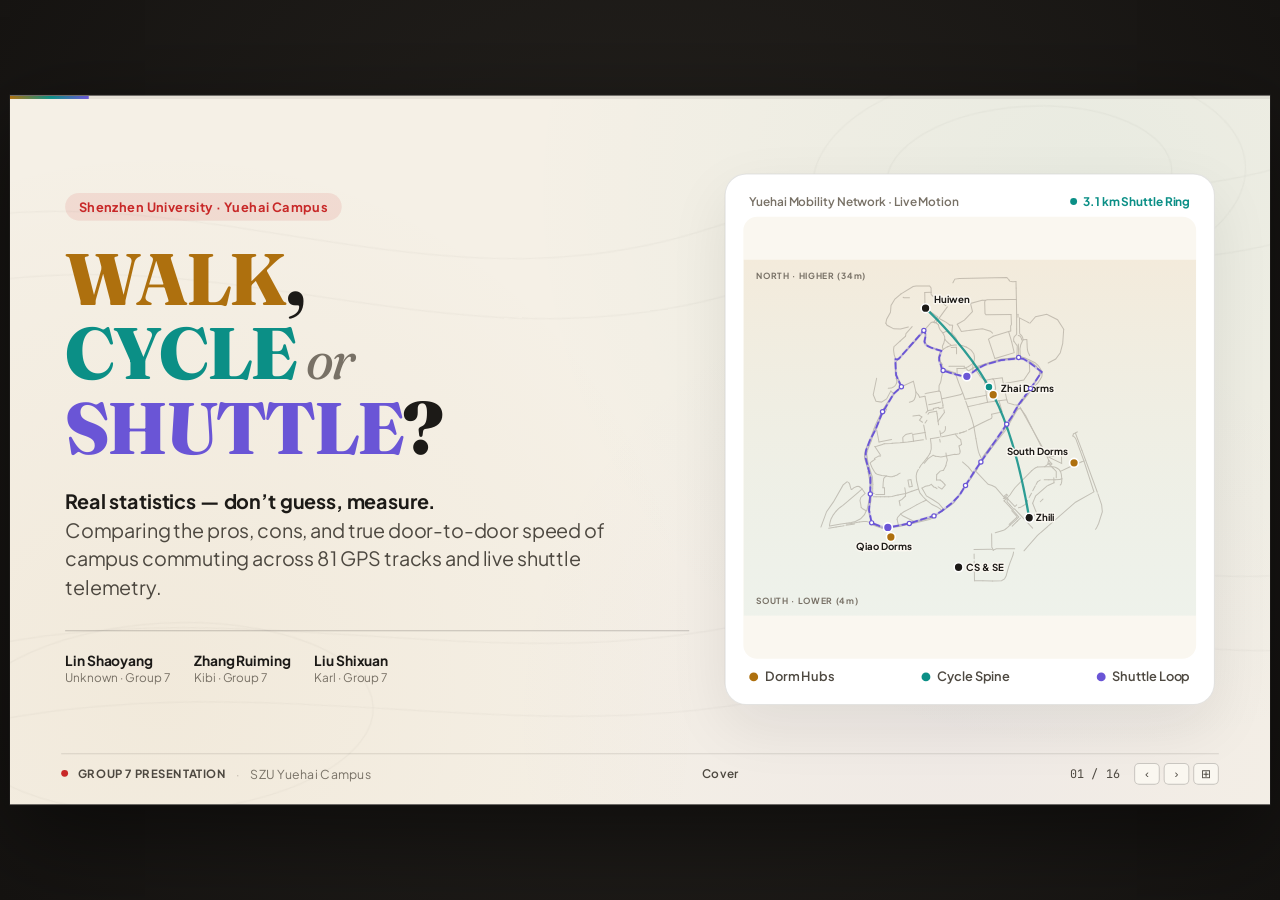
<file: sites/cept7/index.html>
<!DOCTYPE html>
<html lang="en">
<head>
  <meta charset="UTF-8" />
  <meta name="viewport" content="width=device-width, initial-scale=1.0" />
  <title>Walk, Cycle, or Shuttle? — SZU Yuehai Campus Commute Analysis (Group 7)</title>
  <link rel="preconnect" href="https://fonts.googleapis.com" />
  <link rel="preconnect" href="https://fonts.gstatic.com" crossorigin />
  <link href="https://fonts.googleapis.com/css2?family=Fraunces:ital,opsz,wght@0,9..144,600;0,9..144,700;0,9..144,800;1,9..144,400&family=JetBrains+Mono:wght@500;700&family=Plus+Jakarta+Sans:wght@400;500;600;700;800&display=swap" rel="stylesheet" />
  <link rel="stylesheet" href="styles.css" />
</head>
<body>
  <div id="viewport">
    <main id="stage" role="application" aria-label="Walk, Cycle, or Shuttle Presentation">
      <!-- Top Progress Line -->
      <div class="deck-progress" aria-hidden="true">
        <div class="deck-progress-fill" id="progress-fill"></div>
      </div>

      <!-- Subtle Living Topographical Contour Backdrop (moves smoothly between slides) -->
      <svg id="ambient-contours" viewBox="0 0 1360 800" aria-hidden="true">
        <g fill="none" stroke="#1C1A17" stroke-opacity="0.065" stroke-width="1.2">
          <path d="M-80,140 C220,70 460,260 760,180 C1040,105 1190,220 1440,120" />
          <path d="M-80,210 C240,130 480,320 790,245 C1060,180 1210,290 1440,195" />
          <path d="M-80,580 C250,490 540,660 880,560 C1120,490 1260,610 1440,540" />
          <path d="M-80,655 C280,570 560,730 900,640 C1140,575 1290,680 1440,620" />
          <ellipse cx="1090" cy="145" rx="220" ry="115" />
          <ellipse cx="1090" cy="145" rx="145" ry="72" />
          <ellipse cx="185" cy="645" rx="210" ry="96" />
        </g>
      </svg>

      <!-- ==================================================================
           SLIDES DECK (16 Slides)
           ================================================================== -->
      <div id="slides">

        <!-- SLIDE 1: COVER -->
        <section class="slide active" id="s-cover" data-section="Cover" data-title="Walk, Cycle, or Shuttle?">
          <div class="cover-grid">
            <div>
              <div class="campus-tag rv">Shenzhen University · Yuehai Campus</div>
              <h1 class="cover-headline rv d1">
                <span class="word-walk">WALK</span>,<br />
                <span class="word-cycle">CYCLE</span> <span class="word-or">or</span><br />
                <span class="word-shuttle">SHUTTLE</span>?
              </h1>
              <p class="cover-sub rv d2">
                <strong>Real statistics — don’t guess, measure.</strong><br />
                Comparing the pros, cons, and true door-to-door speed of campus commuting across 81 GPS tracks and live shuttle telemetry.
              </p>
              <div class="cover-meta rv d3">
                <div class="cover-member">
                  <span class="cover-member-name">Lin Shaoyang</span>
                  <span class="cover-member-role">Unknown · Group 7</span>
                </div>
                <div class="cover-member">
                  <span class="cover-member-name">Zhang Ruiming</span>
                  <span class="cover-member-role">Kibi · Group 7</span>
                </div>
                <div class="cover-member">
                  <span class="cover-member-name">Liu Shixuan</span>
                  <span class="cover-member-role">Karl · Group 7</span>
                </div>
              </div>
            </div>

            <div class="cover-visual-card rv-right d2">
              <div class="cover-visual-header">
                <span>Yuehai Mobility Network · Live Motion</span>
                <span class="live-badge">3.1 km Shuttle Ring</span>
              </div>
              <div class="cover-map-wrap">
                <svg id="cover-map" class="svg-chart" role="img" aria-label="Animated Yuehai campus map with shuttle loop and cycling corridor"></svg>
              </div>
              <div class="cover-legend">
                <span class="legend-item"><span class="mode-dot walk"></span>Dorm Hubs</span>
                <span class="legend-item"><span class="mode-dot cycle"></span>Cycle Spine</span>
                <span class="legend-item"><span class="mode-dot shuttle"></span>Shuttle Loop</span>
              </div>
            </div>
          </div>
        </section>

        <!-- SLIDE 2: ROADMAP -->
        <section class="slide" id="s-roadmap" data-section="Overview" data-title="Presentation Structure">
          <div class="eyebrow rv">Agenda</div>
          <h2 class="slide-title rv d1">Our presentation is divided into three parts</h2>
          <p class="slide-subtitle rv d2">From everyday campus rush-hour frustrations to GPS-measured evidence and a practical decision playbook.</p>

          <div class="roadmap-grid">
            <article class="card roadmap-card rv d2" data-jump="2">
              <div>
                <div class="roadmap-num">01</div>
                <div class="roadmap-part">Part I · Introduction</div>
                <h3 class="roadmap-title">Why we decided to study this</h3>
                <p class="roadmap-desc">Crowded walkways, peak-hour bike bottlenecks, long shuttle queues, and tight class breaks leave no time to hesitate.</p>
              </div>
              <div class="roadmap-foot">
                <span>Slides 03 – 06</span>
                <span>Context & Myths →</span>
              </div>
            </article>

            <article class="card roadmap-card rv d3" data-jump="6">
              <div>
                <div class="roadmap-num">02</div>
                <div class="roadmap-part">Part II · Statistics & Analysis</div>
                <h3 class="roadmap-title">What real GPS data reveals</h3>
                <p class="roadmap-desc">81 GPS tracks, 3 hours of shuttle tracking, terrain slopes, and 380 campus origin-destination pairs put assumptions to the test.</p>
              </div>
              <div class="roadmap-foot">
                <span>Slides 07 – 12</span>
                <span>Evidence & Charts →</span>
              </div>
            </article>

            <article class="card roadmap-card rv d4" data-jump="12">
              <div>
                <div class="roadmap-num">03</div>
                <div class="roadmap-part">Part III · Results & Suggestions</div>
                <h3 class="roadmap-title">What we should actually choose</h3>
                <p class="roadmap-desc">A clear pros-and-cons breakdown for each mode, three simple campus rules, and an interactive route advisor.</p>
              </div>
              <div class="roadmap-foot">
                <span>Slides 13 – 16</span>
                <span>Trade-offs & Rules →</span>
              </div>
            </article>
          </div>
        </section>

        <!-- SLIDE 3: PART I DIVIDER -->
        <section class="slide divider-slide" id="s-part1" data-section="Part I · Introduction" data-title="Part I: Introduction">
          <div class="divider-ghost-num" aria-hidden="true">I</div>
          <div class="divider-line"></div>
          <div class="divider-kicker rv">Part I · Introduction</div>
          <h2 class="divider-title rv d1">Why we decided to present this</h2>
          <p class="divider-sub rv d2">Every day on Yuehai Campus starts with the same five-second gamble between three very different commutes.</p>
        </section>

        <!-- SLIDE 4: COMMUTE PAIN POINTS -->
        <section class="slide" id="s-pain" data-section="Part I · Introduction" data-title="Do you suffer from commuting?">
          <div class="eyebrow rv">Daily Friction</div>
          <h2 class="slide-title rv d1">Do you usually suffer from campus commuting?</h2>
          <p class="slide-subtitle rv d2">Each mode looks tempting until the bell rings at 8:20 AM or 1:50 PM.</p>

          <div class="pain-grid">
            <!-- Scene 1: Walk Crowds -->
            <div class="card pain-card rv-left d2">
              <div class="pain-stage">
                <svg viewBox="0 0 320 200" width="100%" height="100%" aria-hidden="true">
                  <rect x="20" y="138" width="280" height="36" rx="8" fill="#EDE6D6" />
                  <!-- Animated crowd silhouettes -->
                  <g style="animation: pedSway 2.4s ease-in-out infinite;">
                    <circle cx="72" cy="86" r="11" fill="#AE700E" />
                    <path d="M58,138 C58,104 86,104 86,138 Z" fill="#AE700E" opacity="0.88" />
                  </g>
                  <g style="animation: pedSway 2.1s ease-in-out 0.3s infinite;">
                    <circle cx="116" cy="78" r="12" fill="#1C1A17" />
                    <path d="M100,138 C100,98 132,98 132,138 Z" fill="#1C1A17" opacity="0.82" />
                  </g>
                  <g style="animation: pedSway 2.6s ease-in-out 0.5s infinite;">
                    <circle cx="162" cy="84" r="11" fill="#AE700E" />
                    <path d="M147,138 C147,103 177,103 177,138 Z" fill="#AE700E" opacity="0.95" />
                  </g>
                  <g style="animation: pedSway 2.2s ease-in-out 0.15s infinite;">
                    <circle cx="206" cy="79" r="12" fill="#4D4840" />
                    <path d="M190,138 C190,99 222,99 222,138 Z" fill="#4D4840" opacity="0.85" />
                  </g>
                  <g style="animation: pedSway 2.5s ease-in-out 0.65s infinite;">
                    <circle cx="248" cy="88" r="10" fill="#AE700E" />
                    <path d="M235,138 C235,106 261,106 261,138 Z" fill="#AE700E" opacity="0.72" />
                  </g>
                  <text x="160" y="34" text-anchor="middle" fill="#AE700E" font-size="12" font-weight="700" font-family="var(--font-mono)">STAIRS · HEAT · 18 MIN TREKS</text>
                </svg>
              </div>
              <div class="pain-tag"><span class="mode-dot walk"></span>Walking</div>
              <h3 class="pain-title">“Thousands” of people</h3>
              <p class="pain-desc">Long cross-campus paths take 15–20 minutes on foot, climbing stairs in Shenzhen heat while weaving through class crowds.</p>
            </div>

            <!-- Scene 2: Bike Traffic Jam -->
            <div class="card pain-card rv d3">
              <div class="pain-stage">
                <svg viewBox="0 0 320 200" width="100%" height="100%" aria-hidden="true">
                  <!-- Sloped road -->
                  <path d="M16,154 L304,116 L304,168 L16,168 Z" fill="#EDE6D6" />
                  <line x1="20" y1="154" x2="300" y2="116" stroke="#0B8F86" stroke-width="2.5" stroke-dasharray="7 6" />
                  <!-- Bicycle graphic climbing slope -->
                  <g transform="translate(106, 86) rotate(-7)">
                    <circle cx="20" cy="44" r="16" fill="none" stroke="#0B8F86" stroke-width="3.5" />
                    <circle cx="82" cy="44" r="16" fill="none" stroke="#0B8F86" stroke-width="3.5" />
                    <path d="M20,44 L48,44 L66,18 L34,18 Z M66,18 L82,44 M62,10 L74,10" fill="none" stroke="#1C1A17" stroke-width="3" stroke-linecap="round" stroke-linejoin="round" />
                  </g>
                  <!-- Congestion warning pulse -->
                  <circle cx="242" cy="80" r="18" fill="rgba(200,40,40,0.12)" />
                  <text x="242" y="85" text-anchor="middle" fill="#C82828" font-size="16" font-weight="800">−25%</text>
                  <text x="160" y="34" text-anchor="middle" fill="#0B8F86" font-size="12" font-weight="700" font-family="var(--font-mono)">HILLS · PEDESTRIAN BOTTLENECKS</text>
                </svg>
              </div>
              <div class="pain-tag"><span class="mode-dot cycle"></span>Cycling</div>
              <h3 class="pain-title">Traffic jam on paths?</h3>
              <p class="pain-desc">Pedestrian alleys choke bicycles at peak class hours, steep campus hills sap momentum, and parking racks overflow.</p>
            </div>

            <!-- Scene 3: Infinite Shuttle Queue -->
            <div class="card pain-card rv-right d4">
              <div class="pain-stage">
                <svg viewBox="0 0 320 200" width="100%" height="100%" aria-hidden="true">
                  <rect x="20" y="142" width="280" height="24" rx="6" fill="#EDE6D6" />
                  <!-- Bus stop sign -->
                  <line x1="62" y1="74" x2="62" y2="146" stroke="#1C1A17" stroke-width="3" />
                  <rect x="46" y="60" width="32" height="20" rx="5" fill="#6A55D6" />
                  <text x="62" y="74" text-anchor="middle" fill="#FFFFFF" font-size="9.5" font-weight="800">BUS</text>
                  <!-- Waiting queue dots -->
                  <g fill="#6A55D6" style="animation: queueDrift 3s ease-in-out infinite;">
                    <circle cx="96" cy="128" r="6" />
                    <circle cx="116" cy="128" r="6" opacity="0.88" />
                    <circle cx="136" cy="128" r="6" opacity="0.76" />
                    <circle cx="156" cy="128" r="6" opacity="0.64" />
                    <circle cx="176" cy="128" r="6" opacity="0.52" />
                    <circle cx="196" cy="128" r="6" opacity="0.40" />
                    <circle cx="216" cy="128" r="6" opacity="0.28" />
                  </g>
                  <!-- Distant shuttle silhouette -->
                  <g transform="translate(234, 96)">
                    <rect x="0" y="14" width="56" height="28" rx="7" fill="#6A55D6" />
                    <rect x="8" y="19" width="16" height="10" rx="2" fill="#FAF7F0" />
                    <rect x="28" y="19" width="20" height="10" rx="2" fill="#FAF7F0" />
                    <circle cx="14" cy="43" r="5" fill="#1C1A17" />
                    <circle cx="44" cy="43" r="5" fill="#1C1A17" />
                  </g>
                  <text x="160" y="34" text-anchor="middle" fill="#6A55D6" font-size="12" font-weight="700" font-family="var(--font-mono)">WAIT · FULL BUS · DETOUR WALK</text>
                </svg>
              </div>
              <div class="pain-tag"><span class="mode-dot shuttle"></span>Campus Shuttle</div>
              <h3 class="pain-title">(Almost) infinite queue</h3>
              <p class="pain-desc">Waiting for a loop bus that arrives full — and then still walking 5–10 minutes from the stop to your building.</p>
            </div>
          </div>
        </section>

        <!-- SLIDE 5: TIME PRESSURE / CLASS BREAKS -->
        <section class="slide" id="s-breaks" data-section="Part I · Introduction" data-title="No time to hesitate">
          <div class="eyebrow rv">But What’s Worse...</div>
          <h2 class="slide-title rv d1">Do you even have time to hesitate?</h2>
          <p class="slide-subtitle rv d2">SZU class breaks leave razor-thin windows — picking the wrong mode turns an on-time arrival into a late entrance.</p>

          <div class="break-layout">
            <div class="break-cards">
              <div class="card break-row rv d2">
                <div class="break-mins">5<span>min</span></div>
                <div>
                  <div class="break-label">Short Intermission</div>
                  <div class="break-note">Same-wing transfer only; walking reaches 6 of 30 teaching pairs.</div>
                </div>
                <span class="mode-pill"><span class="mode-dot walk"></span>Adjacent</span>
              </div>

              <div class="card break-row rv d3">
                <div class="break-mins">10<span>min</span></div>
                <div>
                  <div class="break-label">Evening Class Break</div>
                  <div class="break-note">Walking reaches 40% of teaching pairs; cycling reaches 100%.</div>
                </div>
                <span class="mode-pill"><span class="mode-dot cycle"></span>Cycle wins</span>
              </div>

              <div class="card break-row rv d4">
                <div class="break-mins">20<span>min</span></div>
                <div>
                  <div class="break-label">Major Morning / Afternoon Break</div>
                  <div class="break-note">Still too tight to walk Huiwen ↔ CS & SE (23+ min on foot).</div>
                </div>
                <span class="mode-pill"><span class="mode-dot shuttle"></span>1.7 km span</span>
              </div>
            </div>

            <div class="card break-meter-wrap rv-right d3">
              <div class="break-meter-title">Example: Huiwen Bldg → Zhili Bldg (1,378 m)</div>
              <div class="break-bar-group">
                <div>
                  <div class="b-row-head">
                    <span class="legend-item"><span class="mode-dot cycle"></span>Cycle (peak)</span>
                    <span style="font-family:var(--font-mono);font-weight:700;">6.6 min ✓</span>
                  </div>
                  <div class="b-track"><div class="b-fill" data-w="31" style="background:var(--cycle);"></div></div>
                </div>

                <div>
                  <div class="b-row-head">
                    <span class="legend-item"><span class="mode-dot walk"></span>Walk direct</span>
                    <span style="font-family:var(--font-mono);font-weight:700;">19.0 min !</span>
                  </div>
                  <div class="b-track"><div class="b-fill" data-w="90" style="background:var(--walk);"></div></div>
                </div>

                <div>
                  <div class="b-row-head">
                    <span class="legend-item"><span class="mode-dot shuttle"></span>Shuttle (+4m wait)</span>
                    <span style="font-family:var(--font-mono);font-weight:700;">21.2 min ✕</span>
                  </div>
                  <div class="b-track"><div class="b-fill" data-w="100" style="background:var(--shuttle);"></div></div>
                </div>
              </div>
              <div class="takeaway-strip" style="margin-top:8px;">
                <div><strong>14.6 minutes</strong> separate the fastest and slowest choice on the exact same cross-campus class rush.</div>
              </div>
            </div>
          </div>
        </section>

        <!-- SLIDE 6: THREE COMMON MYTHS -->
        <section class="slide" id="s-myths" data-section="Part I · Introduction" data-title="Three Campus Myths">
          <div class="eyebrow rv">Testing Intuition</div>
          <h2 class="slide-title rv d1">Every student has a favorite belief — is it right?</h2>
          <p class="slide-subtitle rv d2">Before trusting campus folklore, we put the three classic claims under GPS measurement.</p>

          <div class="myths-layout">
            <div class="card myth-card rv d2">
              <span class="mode-pill"><span class="mode-dot walk"></span>WALK</span>
              <div class="myth-quote">“Walking is the most flexible — I can go anywhere at a steady pace.”</div>
              <div class="myth-verdict">Partly true<span>Reliable, but 2.7× slower</span></div>
            </div>

            <div class="card myth-card rv d3">
              <span class="mode-pill"><span class="mode-dot cycle"></span>CYCLE</span>
              <div class="myth-quote">“Nothing disturbs a bike — speed depends only on the rider.”</div>
              <div class="myth-verdict">Myth busted<span>Slopes & peak crowds hit hard</span></div>
            </div>

            <div class="card myth-card rv d4">
              <span class="mode-pill"><span class="mode-dot shuttle"></span>SHUTTLE</span>
              <div class="myth-quote">“The shuttle is always the fastest way, no matter when or where.”</div>
              <div class="myth-verdict">Biggest myth<span>Beats walking on only 12% of trips</span></div>
            </div>

            <div class="myth-question-bar rv d5">
              <div>
                <h3>Is that really right?</h3>
                <p>We spent several weeks recording real GPS tracks and live shuttle telemetry across Yuehai Campus.</p>
              </div>
              <div style="font-family:var(--font-mono);font-size:14px;font-weight:700;color:#F2C572;">LET’S SEE THE DATA →</div>
            </div>
          </div>
        </section>

        <!-- SLIDE 7: PART II DIVIDER -->
        <section class="slide divider-slide" id="s-part2" data-section="Part II · Statistics & Analysis" data-title="Part II: Statistics & Analysis">
          <div class="divider-ghost-num" aria-hidden="true">II</div>
          <div class="divider-line" style="background:var(--cycle);"></div>
          <div class="divider-kicker rv" style="color:var(--cycle);">Part II · Statistics & Analysis</div>
          <h2 class="divider-title rv d1">What the data reveals</h2>
          <p class="divider-sub rv d2">Measured speeds, elevation slopes, peak-hour bottlenecks, and door-to-door shuttle reality across 380 campus routes.</p>
        </section>

        <!-- SLIDE 8: DATASET & METHODOLOGY -->
        <section class="slide" id="s-method" data-section="Part II · Statistics & Analysis" data-title="How We Measured Campus">
          <div class="eyebrow rv" style="color:var(--cycle);">Measurement Scope</div>
          <h2 class="slide-title rv d1">81 GPS tracks, 3 hours of shuttle telemetry, 380 routes</h2>

          <div class="method-layout">
            <div class="kpi-grid">
              <div class="card kpi-tile rv d1">
                <span class="kpi-label">GPS Tracks Logged</span>
                <span class="kpi-val" data-count="81" data-decimals="0">81</span>
                <span class="kpi-sub">50 bike · 26 walk · 5 run (86.5 km)</span>
              </div>
              <div class="card kpi-tile rv d2">
                <span class="kpi-label">Shuttle Telemetry</span>
                <span class="kpi-val" data-count="180" data-decimals="0" data-suffix="m">180m</span>
                <span class="kpi-sub">7 tracked buses · 3 GPS rides</span>
              </div>
              <div class="card kpi-tile rv d3">
                <span class="kpi-label">Campus Relief</span>
                <span class="kpi-val" data-count="30" data-decimals="0" data-suffix=" m">30 m</span>
                <span class="kpi-sub">Elevation span 4 m → 34 m</span>
              </div>
              <div class="card kpi-tile rv d4">
                <span class="kpi-label">Model Accuracy</span>
                <span class="kpi-val" data-count="3" data-decimals="0" data-suffix="%">3%</span>
                <span class="kpi-sub">Median edge error (2.9% bike, 3.6% walk)</span>
              </div>
              <div class="method-note rv d5">
                <strong>Door-to-door fairness:</strong> Every route time across all <strong>20 hubs (380 pairs)</strong> includes walking to/from bike racks or shuttle stops, slope penalties, and class-peak crowd slowdowns.
              </div>
            </div>

            <div class="card map-panel rv-right d2">
              <div class="map-panel-head">
                <span class="map-panel-title">Yuehai Campus Network & Elevation Gradient</span>
                <span style="font-size:12px;color:var(--ink-muted);">Hover landmarks for details</span>
              </div>
              <div class="map-svg-box">
                <svg id="method-map" class="svg-chart" role="img" aria-label="Campus road network and 20 hubs map"></svg>
              </div>
            </div>
          </div>
        </section>

        <!-- SLIDE 9: HEAD-TO-HEAD COMPARISON -->
        <section class="slide" id="s-h2h" data-section="Part II · Statistics & Analysis" data-title="Head-to-Head Commute Times">
          <div class="chart-header-row">
            <div>
              <div class="eyebrow rv" style="color:var(--cycle);">Door-to-Door Race</div>
              <h2 class="slide-title rv d1">Cycling wins every route — 2.7× faster</h2>
            </div>
            <div style="display:flex;align-items:center;gap:10px;flex-shrink:0;" class="rv d2">
              <div class="seg-toggle" id="h2h-toggle" role="group" aria-label="Traffic condition">
                <button class="seg-btn active" data-val="peak">Peak (+4m wait)</button>
                <button class="seg-btn" data-val="off">Off-Peak (0m)</button>
              </div>
              <button class="table-toggle-btn" data-target="table-h2h" aria-expanded="false">Table</button>
            </div>
          </div>

          <div class="card chart-card rv d2">
            <div class="legend-row" style="margin-bottom:6px;">
              <span class="legend-item"><span class="legend-swatch" style="background:var(--walk);"></span>Walk</span>
              <span class="legend-item"><span class="legend-swatch" style="background:var(--cycle);"></span>Cycle</span>
              <span class="legend-item"><span class="legend-swatch" style="background:var(--shuttle);"></span>Shuttle (door-to-door)</span>
            </div>
            <div style="flex:1;min-height:0;">
              <svg id="chart-h2h" class="svg-chart" role="img" aria-label="Grouped bar chart comparing Walk, Cycle, and Shuttle times on four routes"></svg>
            </div>
            <!-- Accessible Data Table Overlay -->
            <div class="data-table-overlay" id="table-h2h">
              <strong style="font-size:14px;">Door-to-Door Commute Times (minutes)</strong>
              <table class="a11y-table">
                <thead>
                  <tr><th>Route</th><th class="num">Distance</th><th class="num">Walk</th><th class="num">Cycle (off / peak)</th><th class="num">Shuttle (0m / +4m wait)</th></tr>
                </thead>
                <tbody id="table-h2h-body"></tbody>
              </table>
            </div>
          </div>

          <div class="takeaway-strip rv d3" style="margin-top:14px;border-left-color:var(--cycle);">
            <div>Across all <strong>380 campus pairs</strong>, cycling is the fastest option <strong>100% of the time</strong> (median 4.1 min vs 11.5 min walking).</div>
          </div>
        </section>

        <!-- SLIDE 10: TERRAIN & PEAK CROWDS -->
        <section class="slide" id="s-slope" data-section="Part II · Statistics & Analysis" data-title="Hills & Peak Crowds">
          <div class="chart-header-row">
            <div>
              <div class="eyebrow rv" style="color:var(--cycle);">Hidden Costs of Cycling</div>
              <h2 class="slide-title rv d1">Hills bend bike speed; walking barely flinches</h2>
            </div>
            <button class="table-toggle-btn rv d2" data-target="table-slope" aria-expanded="false">Table</button>
          </div>

          <div class="split-viz">
            <div class="card chart-card rv d2" style="margin-top:0;">
              <div class="legend-row" style="margin-bottom:6px;">
                <span class="legend-item"><span class="legend-swatch" style="background:var(--cycle);"></span>Cycle speed (km/h)</span>
                <span class="legend-item"><span class="legend-swatch" style="background:var(--walk);"></span>Walk speed (km/h)</span>
              </div>
              <div style="flex:1;min-height:0;">
                <svg id="chart-slope" class="svg-chart" role="img" aria-label="Line chart of cycling and walking speed against road grade from -5% to +6%"></svg>
              </div>
              <div class="data-table-overlay" id="table-slope">
                <strong style="font-size:14px;">Learned Speed by Road Grade</strong>
                <table class="a11y-table">
                  <thead><tr><th>Road Grade</th><th class="num">Walk Speed</th><th class="num">Cycle Speed</th></tr></thead>
                  <tbody id="table-slope-body"></tbody>
                </table>
              </div>
            </div>

            <div class="viz-side">
              <div class="card stat-callout rv d3">
                <span class="stat-callout-lbl">Pedestrian Paths at Peak</span>
                <span class="stat-callout-num accent-red">−25%</span>
                <p class="stat-callout-desc">Bikes lose a quarter of speed on crowded walkways (0.75×), while main vehicle roads stay unaffected (1.00×).</p>
              </div>
              <div class="card stat-callout rv d4">
                <span class="stat-callout-lbl">Northbound Uphill Penalty</span>
                <span class="stat-callout-num">+14%</span>
                <p class="stat-callout-desc">Zhili → Huiwen (+28 m climb) takes 7.6 min by bike vs 6.6 min downhill; walking differs by just 1%.</p>
              </div>
              <div class="card stat-callout rv d5">
                <span class="stat-callout-lbl">Stairs & Footbridges</span>
                <span class="stat-callout-num">−84%</span>
                <p class="stat-callout-desc">Steps cut bike pace to 16% (forced to carry/detour), while walking keeps 46% speed on stairs.</p>
              </div>
            </div>
          </div>
        </section>

        <!-- SLIDE 11: SHUTTLE PARADOX -->
        <section class="slide" id="s-shuttle" data-section="Part II · Statistics & Analysis" data-title="The Shuttle Paradox">
          <div class="chart-header-row">
            <div>
              <div class="eyebrow rv" style="color:var(--shuttle);">Where Shuttle Time Goes</div>
              <h2 class="slide-title rv d1">The shuttle moves fast — but 85% of your trip isn’t riding</h2>
            </div>
            <button class="table-toggle-btn rv d2" data-target="table-shuttle" aria-expanded="false">Table</button>
          </div>

          <div class="split-viz">
            <div class="card chart-card rv d2" style="margin-top:0;">
              <div class="legend-row" style="margin-bottom:8px;">
                <span class="legend-item"><span class="legend-swatch" style="background:#AE700E;"></span>Walk to stop</span>
                <span class="legend-item"><span class="legend-swatch" style="background:#C82828;"></span>Wait (~4.1m)</span>
                <span class="legend-item"><span class="legend-swatch" style="background:#6A55D6;"></span>Ride</span>
                <span class="legend-item"><span class="legend-swatch" style="background:#D4A048;"></span>Walk from stop</span>
              </div>
              <div style="flex:1;min-height:0;">
                <svg id="chart-shuttle" class="svg-chart" role="img" aria-label="Horizontal stacked bar chart breaking down shuttle door-to-door travel time"></svg>
              </div>
              <div class="data-table-overlay" id="table-shuttle">
                <strong style="font-size:14px;">Shuttle Door-to-Door Breakdown (minutes)</strong>
                <table class="a11y-table">
                  <thead><tr><th>Route</th><th class="num">To Stop</th><th class="num">Wait</th><th class="num">Ride</th><th class="num">From Stop</th><th class="num">Total</th><th class="num">Direct Walk</th></tr></thead>
                  <tbody id="table-shuttle-body"></tbody>
                </table>
              </div>
            </div>

            <div class="viz-side">
              <div class="card stat-callout rv d3">
                <span class="stat-callout-lbl">Beats Walking (with 4m wait)</span>
                <span class="stat-callout-num accent-shuttle">12%</span>
                <p class="stat-callout-desc">Only <strong>44 of 380</strong> campus pairs are faster by shuttle than walking — and 0 beat cycling.</p>
              </div>
              <div class="card stat-callout rv d4">
                <span class="stat-callout-lbl">Cruising vs True Speed</span>
                <span class="stat-callout-num">17 → 12</span>
                <p class="stat-callout-desc">km/h. Buses cruise at 17.3 km/h, but 47s stop dwells pull net ride speed down to ~12–14 km/h.</p>
              </div>
              <div class="card stat-callout rv d5">
                <span class="stat-callout-lbl">Sweet Spot</span>
                <span class="stat-callout-num">&gt;1.2 km</span>
                <p class="stat-callout-desc">Shuttle wins when both ends sit beside ring stops — e.g. Qiao Dorms → Huiwen saves 5.6 min over walking.</p>
              </div>
            </div>
          </div>
        </section>

        <!-- SLIDE 12: REACHABILITY & BREAK FEASIBILITY -->
        <section class="slide" id="s-reach" data-section="Part II · Statistics & Analysis" data-title="Campus Reach & Class Breaks">
          <div class="eyebrow rv" style="color:var(--cycle);">Spatial Reach</div>
          <h2 class="slide-title rv d1">A bike puts almost the entire campus inside 5 minutes</h2>

          <div class="split-viz">
            <div class="card chart-card rv d2" style="margin-top:0;">
              <div class="legend-row" style="margin-bottom:4px;">
                <span class="legend-item"><span class="legend-swatch" style="background:var(--cycle);"></span>Cycle reach</span>
                <span class="legend-item"><span class="legend-swatch" style="background:var(--walk);"></span>Walk reach</span>
              </div>
              <div style="flex:1;min-height:0;">
                <svg id="chart-reach" class="svg-chart" role="img" aria-label="Isochrone reach comparison and teaching building break feasibility"></svg>
              </div>
            </div>

            <div class="viz-side">
              <div class="card stat-callout rv d3">
                <span class="stat-callout-lbl">10-Minute Teaching Transfers</span>
                <span class="stat-callout-num accent-cycle">30 / 30</span>
                <p class="stat-callout-desc">Every teaching-to-teaching transfer fits inside a 10-min break by bike (even at peak), vs only 12/30 on foot.</p>
              </div>
              <div class="card stat-callout rv d4">
                <span class="stat-callout-lbl">5-Min Reach from Zhai Dorms</span>
                <span class="stat-callout-num">18 vs 4</span>
                <p class="stat-callout-desc">Cycling reaches 18 of 19 major hubs in 5 minutes; walking reaches 4 nearby buildings.</p>
              </div>
              <div class="card stat-callout rv d5">
                <span class="stat-callout-lbl">Reliability Edge of Walking</span>
                <span class="stat-callout-num">0 min</span>
                <p class="stat-callout-desc">Zero wait, zero unlocking, zero parking hunt — making walking unbeatable under 500 m.</p>
              </div>
            </div>
          </div>
        </section>

        <!-- SLIDE 13: PART III DIVIDER -->
        <section class="slide divider-slide" id="s-part3" data-section="Part III · Results & Recommendations" data-title="Part III: Results & Suggestions">
          <div class="divider-ghost-num" aria-hidden="true">III</div>
          <div class="divider-line" style="background:var(--shuttle);"></div>
          <div class="divider-kicker rv" style="color:var(--shuttle);">Part III · Results & Suggestions</div>
          <h2 class="divider-title rv d1">What should we choose?</h2>
          <p class="divider-sub rv d2">Weighing every mode’s real pros and cons, then turning the numbers into three effortless daily habits.</p>
        </section>

        <!-- SLIDE 14: PROS & CONS COMPARISON MATRIX -->
        <section class="slide" id="s-proscons" data-section="Part III · Results & Recommendations" data-title="Pros & Cons of Each Mode">
          <div class="eyebrow rv" style="color:var(--shuttle);">Balanced Verdict</div>
          <h2 class="slide-title rv d1">Every mode has a clear strength — and a clear trap</h2>

          <div class="proscons-grid">
            <!-- WALK -->
            <article class="card pc-card rv d1">
              <div class="pc-bar" style="background:var(--walk);"></div>
              <div class="pc-head">
                <h3 class="pc-mode">Walk</h3>
                <span class="pc-speed">4.5 km/h</span>
              </div>
              <div>
                <div class="pc-section-lbl">Pros</div>
                <ul class="pc-list pros">
                  <li>Zero waiting, zero parking, zero fare.</li>
                  <li>Immune to crowds and slopes (&lt;3% uphill change).</li>
                  <li>Direct stair shortcuts bikes and buses cannot use.</li>
                </ul>
              </div>
              <div>
                <div class="pc-section-lbl">Cons</div>
                <ul class="pc-list cons">
                  <li>2.7× slower than cycling across campus.</li>
                  <li>Misses 60% of 10-min cross-building class breaks.</li>
                  <li>Tiring in summer heat or rain past 800 m.</li>
                </ul>
              </div>
              <div class="pc-verdict">Best for: Trips under 500 m &amp; stair-heavy shortcuts.</div>
            </article>

            <!-- CYCLE -->
            <article class="card pc-card rv d2">
              <div class="pc-bar" style="background:var(--cycle);"></div>
              <div class="pc-head">
                <h3 class="pc-mode">Cycle</h3>
                <span class="pc-speed">15.8 km/h</span>
              </div>
              <div>
                <div class="pc-section-lbl">Pros</div>
                <ul class="pc-list pros">
                  <li>Fastest on 100% of 380 campus routes (median 4.1m).</li>
                  <li>Reaches all 30 teaching pairs within a 10-min break.</li>
                  <li>Main roads stay smooth even during class peaks.</li>
                </ul>
              </div>
              <div>
                <div class="pc-section-lbl">Cons</div>
                <ul class="pc-list cons">
                  <li>−25% slower on crowded pedestrian paths at peak.</li>
                  <li>Northbound climbs cut speed down to ~12 km/h.</li>
                  <li>Shared-bike hunt, rack parking, and rain exposure.</li>
                </ul>
              </div>
              <div class="pc-verdict">Best for: Any rush &gt;500 m &amp; tight class transfers.</div>
            </article>

            <!-- SHUTTLE -->
            <article class="card pc-card rv d3">
              <div class="pc-bar" style="background:var(--shuttle);"></div>
              <div class="pc-head">
                <h3 class="pc-mode">Shuttle</h3>
                <span class="pc-speed">12–17 km/h</span>
              </div>
              <div>
                <div class="pc-section-lbl">Pros</div>
                <ul class="pc-list pros">
                  <li>Effortless, sheltered from rain and midday sun.</li>
                  <li>Saves 5–6 min over walking on long ring-side routes.</li>
                  <li>Ideal with luggage, heavy bags, or after sports.</li>
                </ul>
              </div>
              <div>
                <div class="pc-section-lbl">Cons</div>
                <ul class="pc-list cons">
                  <li>Stop walking + ~4.1m wait eat 85% of total trip time.</li>
                  <li>Beats walking on only 12% of pairs; never beats bikes.</li>
                  <li>Full buses and fewer Sunday vehicles stretch waits.</li>
                </ul>
              </div>
              <div class="pc-verdict">Best for: &gt;1.2 km ring-to-ring trips or bad weather.</div>
            </article>
          </div>
        </section>

        <!-- SLIDE 15: ACTIONABLE RECOMMENDATIONS + INTERACTIVE ROUTE ADVISOR -->
        <section class="slide" id="s-recommend" data-section="Part III · Results & Recommendations" data-title="Smart Commute Playbook">
          <div class="eyebrow rv" style="color:var(--shuttle);">Practical Suggestions</div>
          <h2 class="slide-title rv d1">Three simple rules — plus a live campus route advisor</h2>

          <div class="rec-layout">
            <div class="rules-stack">
              <div class="card rule-card rv d1">
                <div class="rule-badge" style="background:var(--walk);">R1</div>
                <div>
                  <div class="rule-title">Under 500 m (≤ 6 min walk)? Just walk.</div>
                  <div class="rule-text">Unlocking and parking a shared bike eats 1–2 min, wiping out the speed edge on short hops like South Dorms → Zhizhen.</div>
                </div>
              </div>

              <div class="card rule-card rv d2">
                <div class="rule-badge" style="background:var(--cycle);">R2</div>
                <div>
                  <div class="rule-title">Tight break or cross-campus? Cycle on main roads.</div>
                  <div class="rule-text">Bypass pedestrian alleys during 10-min peaks to avoid the −25% crowd slowdown, and budget +1 extra minute when climbing north.</div>
                </div>
              </div>

              <div class="card rule-card rv d3">
                <div class="rule-badge" style="background:var(--shuttle);">R3</div>
                <div>
                  <div class="rule-title">Take the shuttle only if both stops are ≤ 3 min away.</div>
                  <div class="rule-text">Check live bus location first: if your wait exceeds 4–5 min on a mid-length route, walking beats waiting.</div>
                </div>
              </div>

              <div class="card rule-card rv d4" style="background:var(--surface-tint);border-color:transparent;">
                <div class="rule-badge" style="background:var(--ink);">Tip</div>
                <div>
                  <div class="rule-title">For campus planners</div>
                  <div class="rule-text">South Dorms &amp; Zhili sit 7–10 min from shuttle stops — adding a South Campus feeder link and peak-hour bike lanes would unlock the biggest gains.</div>
                </div>
              </div>
            </div>

            <!-- Interactive Live Advisor powered by real trackstudy OD data -->
            <div class="card advisor-panel rv-right d2">
              <div style="display:flex;justify-content:space-between;align-items:center;">
                <strong style="font-size:15px;">Try Our Measured Route Advisor</strong>
                <div class="seg-toggle" id="adv-peak-toggle">
                  <button class="seg-btn active" data-val="peak">Peak</button>
                  <button class="seg-btn" data-val="off">Off-peak</button>
                </div>
              </div>

              <div class="advisor-controls">
                <div class="advisor-field">
                  <label for="adv-origin">Start Hub</label>
                  <select id="adv-origin" class="advisor-select"></select>
                </div>
                <div class="advisor-field">
                  <label for="adv-dest">Destination</label>
                  <select id="adv-dest" class="advisor-select"></select>
                </div>
              </div>

              <div class="advisor-bars">
                <div class="adv-bar-row">
                  <div class="adv-bar-lbl"><span class="mode-dot walk"></span>Walk</div>
                  <div class="adv-track"><div class="adv-fill" id="adv-bar-walk" style="background:var(--walk);"></div></div>
                  <div class="adv-val" id="adv-val-walk">--</div>
                </div>
                <div class="adv-bar-row">
                  <div class="adv-bar-lbl"><span class="mode-dot cycle"></span>Cycle</div>
                  <div class="adv-track"><div class="adv-fill" id="adv-bar-cycle" style="background:var(--cycle);"></div></div>
                  <div class="adv-val" id="adv-val-cycle">--</div>
                </div>
                <div class="adv-bar-row">
                  <div class="adv-bar-lbl"><span class="mode-dot shuttle"></span>Shuttle</div>
                  <div class="adv-track"><div class="adv-fill" id="adv-bar-shuttle" style="background:var(--shuttle);"></div></div>
                  <div class="adv-val" id="adv-val-shuttle">--</div>
                </div>
              </div>

              <div class="advisor-verdict">
                <div class="advisor-verdict-main" id="adv-verdict-main">Select any origin and destination to compare.</div>
                <div class="advisor-verdict-meta" id="adv-verdict-meta">--</div>
              </div>
            </div>
          </div>
        </section>

        <!-- SLIDE 16: CLOSING -->
        <section class="slide closing-slide" id="s-end" data-section="Part ? · The End" data-title="Thank You & Q&A">
          <div class="closing-kicker rv">Part ? · The End</div>
          <h2 class="closing-title rv d1">Don’t guess your commute.<br />Measure it.</h2>
          <p class="closing-sub rv d2">Wait — we didn’t list a Part IV at the start... because the best presentation ends on time, just like a well-chosen commute.</p>

          <div class="closing-pills rv d3">
            <div class="closing-pill"><span class="mode-dot walk"></span>&lt; 500 m → Walk</div>
            <div class="closing-pill"><span class="mode-dot cycle"></span>Rush &amp; Cross-Campus → Cycle</div>
            <div class="closing-pill"><span class="mode-dot shuttle"></span>Long Ring / Rain → Shuttle</div>
          </div>

          <div class="closing-credits rv d4">
            <strong>Thank you for listening! Questions &amp; Discussion</strong><br />
            Group 7 · Lin Shaoyang (Unknown) · Zhang Ruiming (Kibi) · Liu Shixuan (Karl) · SZU Yuehai Campus
          </div>
        </section>

      </div>

      <!-- Persistent Editorial Footer -->
      <footer class="deck-footer">
        <div class="footer-left">
          <span class="footer-brand-dot" id="footer-dot"></span>
          <span class="footer-brand">Group 7 Presentation</span>
          <span class="footer-sep">·</span>
          <span>SZU Yuehai Campus</span>
        </div>
        <div class="footer-center" id="footer-section">Cover</div>
        <div class="footer-right">
          <span class="slide-counter" id="slide-counter">01 / 16</span>
          <div class="nav-controls" aria-label="Slide navigation">
            <button class="nav-btn" id="btn-prev" title="Previous (←)">‹</button>
            <button class="nav-btn" id="btn-next" title="Next (→)">›</button>
            <button class="nav-btn" id="btn-grid" title="Overview (G)">⊞</button>
          </div>
        </div>
      </footer>
    </main>
  </div>

  <!-- Shared Interactive Tooltip -->
  <div id="viz-tooltip" role="tooltip"></div>

  <!-- Slide Overview Modal (Press G) -->
  <div id="overview-modal" role="dialog" aria-modal="true" aria-label="Slide Overview">
    <div class="overview-head">
      <h2 style="font-family:var(--font-serif);font-size:24px;">All 16 Slides · Press Esc or click a slide to jump</h2>
      <button class="nav-btn" id="btn-close-ov" style="width:34px;height:30px;font-size:16px;">✕</button>
    </div>
    <div class="overview-grid" id="overview-grid"></div>
  </div>

  <!-- Inline Data + App Scripts (self-contained after bundling) -->
  <script src="deck_data.js"></script>
  <script src="app.js"></script>
</body>
</html>
</file>
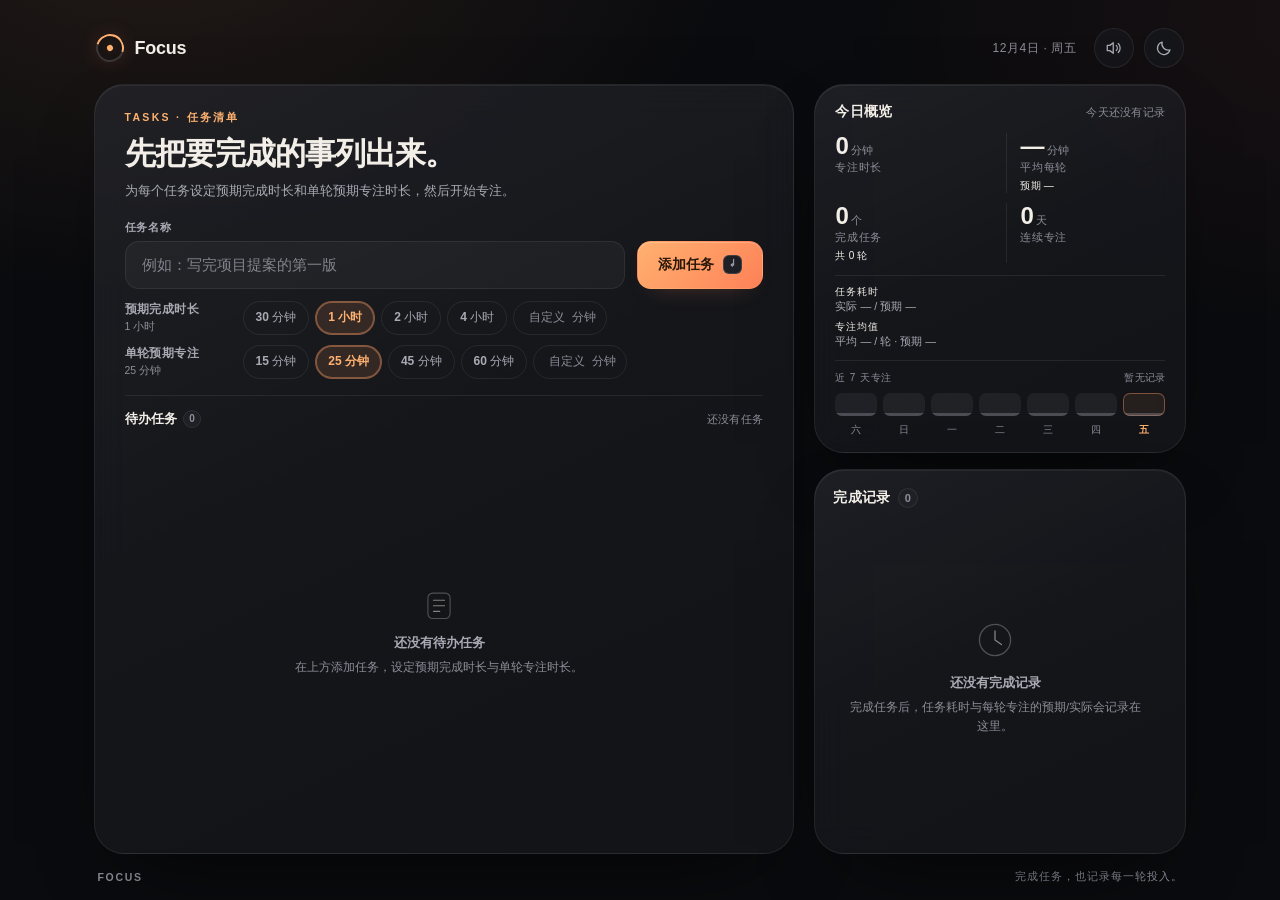
<file: sites/focus-zip/index.html>
<!DOCTYPE html>
<html lang="zh-CN" data-theme="dark">
<head>
  <meta charset="UTF-8">
  <meta name="viewport" content="width=device-width, initial-scale=1.0, viewport-fit=cover">
  <meta name="color-scheme" content="dark light">
  <meta name="theme-color" content="#0b0c0f">
  <meta name="description" content="Focus — 建立待办任务，设定预期完成时长与单轮预期专注时长；按轮专注，记录任务耗时与每轮专注时长的预期/实际对比。">
  <title>Focus · 任务与专注</title>
  <link rel="icon" href="data:image/svg+xml,%3Csvg%20xmlns='http://www.w3.org/2000/svg'%20viewBox='0%200%2064%2064'%3E%3Crect%20width='64'%20height='64'%20rx='16'%20fill='%2317181d'/%3E%3Ccircle%20cx='32'%20cy='32'%20r='18'%20fill='none'%20stroke='%23ffac6b'%20stroke-width='6'%20stroke-linecap='round'%20stroke-dasharray='85%2028'%20transform='rotate(-90%2032%2032)'/%3E%3C/svg%3E">
  <script>
    // Set the theme before first paint to avoid a flash.
    try {
      var storedSettings = JSON.parse(
        localStorage.getItem('focus.settings.v3') ||
        localStorage.getItem('focus.settings.v1') ||
        '{}'
      );
      document.documentElement.dataset.theme = storedSettings.theme === 'light' ? 'light' : 'dark';
    } catch (error) {
      document.documentElement.dataset.theme = 'dark';
    }
  </script>
  <link rel="stylesheet" href="styles.css">
</head>
<body>
  <div class="app-shell">
    <header class="topbar">
      <a class="brand" href="./" aria-label="Focus 首页">
        <span class="brand-mark" aria-hidden="true"><i></i></span>
        <span class="brand-word">Focus</span>
      </a>
      <div class="topbar-right">
        <span class="today-label" id="todayLabel"></span>
        <button class="icon-btn" id="soundToggle" type="button" aria-label="关闭提示音" aria-pressed="true" title="提示音">
          <svg class="icon icon-sound-on" viewBox="0 0 24 24" fill="none" stroke="currentColor" stroke-width="1.7" stroke-linecap="round" stroke-linejoin="round" aria-hidden="true">
            <path d="M11 5 6.5 8.5H3v7h3.5L11 19V5Z"/>
            <path d="M15 8.5a5 5 0 0 1 0 7"/>
            <path d="M17.7 6a8.5 8.5 0 0 1 0 12"/>
          </svg>
          <svg class="icon icon-sound-off" viewBox="0 0 24 24" fill="none" stroke="currentColor" stroke-width="1.7" stroke-linecap="round" stroke-linejoin="round" aria-hidden="true">
            <path d="M11 5 6.5 8.5H3v7h3.5L11 19V5Z"/>
            <path d="m16 9.5 5 5"/>
            <path d="m21 9.5-5 5"/>
          </svg>
        </button>
        <button class="icon-btn" id="themeToggle" type="button" aria-label="切换到浅色主题" title="切换主题">
          <svg class="icon icon-moon" viewBox="0 0 24 24" fill="none" stroke="currentColor" stroke-width="1.7" stroke-linecap="round" stroke-linejoin="round" aria-hidden="true">
            <path d="M20 14.5A8.5 8.5 0 0 1 9.5 4a8.5 8.5 0 1 0 10.5 10.5Z"/>
          </svg>
          <svg class="icon icon-sun" viewBox="0 0 24 24" fill="none" stroke="currentColor" stroke-width="1.7" stroke-linecap="round" stroke-linejoin="round" aria-hidden="true">
            <circle cx="12" cy="12" r="4.2"/>
            <path d="M12 2.5v2.2M12 19.3v2.2M4.2 4.2l1.6 1.6M18.2 18.2l1.6 1.6M2.5 12h2.2M19.3 12h2.2M4.2 19.8l1.6-1.6M18.2 5.8l1.6-1.6"/>
          </svg>
        </button>
      </div>
    </header>

    <main class="layout">
      <section class="stage" aria-label="任务与专注">
        <!-- ---------------------------------------------------------- -->
        <!-- Task list view                                             -->
        <!-- ---------------------------------------------------------- -->
        <section class="card tasks-view" id="tasksView" aria-labelledby="tasksHeadline">
          <header class="tasks-head">
            <p class="eyebrow">TASKS · 任务清单</p>
            <h1 class="headline" id="tasksHeadline">先把要完成的事列出来。</h1>
            <p class="subhead">为每个任务设定预期完成时长和单轮预期专注时长，然后开始专注。</p>
          </header>

          <form class="task-form" id="taskForm" autocomplete="off" novalidate>
            <label class="field" for="taskTitleInput">
              <span class="field-label">任务名称</span>
              <input class="text-input" id="taskTitleInput" name="task" type="text" maxlength="60" placeholder="例如：写完项目提案的第一版" required>
            </label>

            <div class="task-form-grid">
              <div class="field">
                <div class="field-label-row">
                  <span class="field-label" id="taskExpectedLabel">预期完成时长</span>
                  <span class="field-note" id="taskExpectedNote">1 小时</span>
                </div>
                <div class="chips chips-compact" id="taskExpectedChips" role="radiogroup" aria-labelledby="taskExpectedLabel">
                  <button class="chip" type="button" role="radio" aria-checked="false" data-task-minutes="30">30 分钟</button>
                  <button class="chip is-active" type="button" role="radio" aria-checked="true" data-task-minutes="60">1 小时</button>
                  <button class="chip" type="button" role="radio" aria-checked="false" data-task-minutes="120">2 小时</button>
                  <button class="chip" type="button" role="radio" aria-checked="false" data-task-minutes="240">4 小时</button>
                  <div class="chip chip-custom" id="taskCustomChip">
                    <input id="taskCustomMinutes" type="number" min="1" max="1440" step="1" inputmode="numeric" placeholder="自定义" aria-label="自定义预期完成分钟数">
                    <span>分钟</span>
                  </div>
                </div>
              </div>

              <div class="field">
                <div class="field-label-row">
                  <span class="field-label" id="focusExpectedLabel">单轮预期专注</span>
                  <span class="field-note" id="focusExpectedNote">25 分钟</span>
                </div>
                <div class="chips chips-compact" id="focusExpectedChips" role="radiogroup" aria-labelledby="focusExpectedLabel">
                  <button class="chip" type="button" role="radio" aria-checked="false" data-focus-minutes="15">15 分钟</button>
                  <button class="chip is-active" type="button" role="radio" aria-checked="true" data-focus-minutes="25">25 分钟</button>
                  <button class="chip" type="button" role="radio" aria-checked="false" data-focus-minutes="45">45 分钟</button>
                  <button class="chip" type="button" role="radio" aria-checked="false" data-focus-minutes="60">60 分钟</button>
                  <div class="chip chip-custom" id="focusCustomChip">
                    <input id="focusCustomMinutes" type="number" min="1" max="480" step="1" inputmode="numeric" placeholder="自定义" aria-label="自定义单轮预期专注分钟数">
                    <span>分钟</span>
                  </div>
                </div>
              </div>
            </div>

            <button class="btn btn-primary btn-add-task" id="addTaskBtn" type="submit">
              <span>添加任务</span>
              <kbd>↵</kbd>
            </button>
          </form>

          <div class="task-list-head">
            <h2>待办任务 <span class="count" id="taskCount">0</span></h2>
            <span class="card-note" id="taskListNote">按创建时间</span>
          </div>
          <div class="task-list" id="taskList" aria-live="polite"></div>
        </section>

        <!-- ---------------------------------------------------------- -->
        <!-- Session view                                               -->
        <!-- ---------------------------------------------------------- -->
        <section class="card session is-hidden" id="sessionView" data-phase="running" data-round-reached="false" aria-label="专注计时" tabindex="-1">
          <header class="session-head">
            <div class="session-meta">
              <p class="eyebrow" id="roundLabel">第 1 轮 · 专注中</p>
              <h2 class="session-task" id="sessionTask">任务</h2>
              <p class="session-task-meta" id="sessionTaskMeta">任务预期 1 小时 · 已耗时 0 分钟</p>
            </div>
            <button class="icon-btn icon-btn-ghost" id="discardBtn" type="button" aria-label="结束本次专注，任务保留在清单" title="结束本次专注">
              <svg class="icon" viewBox="0 0 24 24" fill="none" stroke="currentColor" stroke-width="1.8" stroke-linecap="round" aria-hidden="true">
                <path d="M6 6l12 12M18 6 6 18"/>
              </svg>
            </button>
          </header>

          <div class="timer-wrap" id="timerWrap">
            <div class="ring-glow" aria-hidden="true"></div>
            <svg class="ring" viewBox="0 0 320 320" aria-hidden="true">
              <defs>
                <linearGradient id="ringGradient" x1="0%" y1="0%" x2="100%" y2="100%">
                  <stop class="ring-stop-a" offset="0%"/>
                  <stop class="ring-stop-b" offset="100%"/>
                </linearGradient>
              </defs>
              <circle class="ring-track" cx="160" cy="160" r="146"/>
              <circle class="ring-progress" id="ringProgress" cx="160" cy="160" r="146" transform="rotate(-90 160 160)"/>
            </svg>
            <div class="timer-center">
              <p class="timer-phase" id="timerPhase">专注中</p>
              <div class="timer" id="timeDisplay" aria-live="off">00:00</div>
              <p class="timer-sub" id="timerSub">本轮预期 25 分钟 · 还剩 25:00</p>
            </div>
          </div>

          <div class="session-stats">
            <div class="session-stat">
              <strong id="sessionRoundFocus">0 秒</strong>
              <span>本轮专注</span>
            </div>
            <div class="session-stat">
              <strong id="sessionAvgFocus">—</strong>
              <span>平均每轮</span>
            </div>
            <div class="session-stat">
              <strong id="sessionTaskElapsed">0 分钟</strong>
              <span>任务耗时</span>
            </div>
            <div class="session-stat">
              <strong id="sessionRounds">0 轮</strong>
              <span>已完成轮次</span>
            </div>
          </div>

          <div class="next-focus is-hidden" id="nextFocusPanel">
            <div class="next-focus-head">
              <span class="field-label">下一轮预期专注</span>
              <span class="field-note" id="nextFocusNote">25 分钟</span>
            </div>
            <div class="chips chips-compact" id="nextFocusChips" role="radiogroup" aria-label="下一轮预期专注时长">
              <button class="chip" type="button" role="radio" aria-checked="false" data-next-minutes="15">15 分钟</button>
              <button class="chip is-active" type="button" role="radio" aria-checked="true" data-next-minutes="25">25 分钟</button>
              <button class="chip" type="button" role="radio" aria-checked="false" data-next-minutes="45">45 分钟</button>
              <button class="chip" type="button" role="radio" aria-checked="false" data-next-minutes="60">60 分钟</button>
              <div class="chip chip-custom" id="nextCustomChip">
                <input id="nextCustomMinutes" type="number" min="1" max="480" step="1" inputmode="numeric" placeholder="自定义" aria-label="自定义下一轮预期专注分钟数">
                <span>分钟</span>
              </div>
            </div>
          </div>

          <div class="controls" id="controls">
            <button class="btn btn-primary" id="pauseBtn" type="button" title="结束当前轮并暂停任务">暂停</button>
            <button class="btn btn-ghost" id="nextBtn" type="button" title="结束当前轮并马上开始下一轮">下一轮</button>
            <button class="btn btn-ghost" id="completeBtn" type="button" title="完成任务并保存记录">完成任务</button>
          </div>

          <div class="session-links">
            <button class="text-btn is-hidden" id="backToListBtn" type="button">返回任务清单</button>
            <span class="session-note">暂停即结束当前轮并计入专注轮次；预期专注时长只作提示。</span>
          </div>

          <p class="shortcut-hint">
            <kbd>空格</kbd> 暂停/继续 <span aria-hidden="true">·</span> <kbd>N</kbd> 下一轮 <span aria-hidden="true">·</span> <kbd>↵</kbd> 完成任务
          </p>
        </section>
      </section>

      <aside class="sidebar" aria-label="效率统计与完成记录">
        <section class="card stats-card" aria-labelledby="statsTitle">
          <div class="card-head">
            <h3 id="statsTitle">今日概览</h3>
            <span class="card-note" id="totalNote">今天还没有记录</span>
          </div>
          <div class="stats-grid stats-grid-4">
            <div class="stat">
              <strong><span id="statTodayFocus">0</span><em>分钟</em></strong>
              <small>专注时长</small>
            </div>
            <div class="stat">
              <strong><span id="statAvgFocus">—</span><em>分钟</em></strong>
              <small>平均每轮</small>
              <span class="stat-sub" id="statAvgFocusNote">预期 —</span>
            </div>
            <div class="stat">
              <strong><span id="statTodayTasks">0</span><em>个</em></strong>
              <small>完成任务</small>
              <span class="stat-sub" id="statTodayTasksNote">共 0 轮</span>
            </div>
            <div class="stat">
              <strong><span id="statStreak">0</span><em>天</em></strong>
              <small>连续专注</small>
            </div>
          </div>

          <div class="efficiency" aria-label="预期与实际对比">
            <div class="eff-row">
              <span class="eff-label">任务耗时</span>
              <span class="eff-value">实际 <span id="effTaskActual">—</span> / 预期 <span id="effTaskExpected">—</span></span>
              <span class="eff-delta" id="effTaskDelta"></span>
            </div>
            <div class="eff-row">
              <span class="eff-label">专注均值</span>
              <span class="eff-value">平均 <span id="effFocusActual">—</span> / 轮 · 预期 <span id="effFocusExpected">—</span></span>
              <span class="eff-delta" id="effFocusDelta"></span>
            </div>
          </div>

          <div class="week-wrap">
            <div class="week-head">
              <span>近 7 天专注</span>
              <span class="week-total" id="weekTotal">暂无记录</span>
            </div>
            <div class="week" id="weekChart"></div>
          </div>
        </section>

        <section class="card records-card" aria-labelledby="recordsTitle">
          <div class="card-head">
            <h3 id="recordsTitle">完成记录 <span class="count" id="recordsCount">0</span></h3>
            <button class="text-btn" id="clearRecords" type="button">清空</button>
          </div>
          <div class="records-list" id="recordsList" aria-live="polite"></div>
        </section>
      </aside>
    </main>

    <footer class="footer">
      <span>Focus</span>
      <span>完成任务，也记录每一轮投入。</span>
    </footer>
  </div>

  <div class="toast-stack" id="toastStack" aria-live="polite" aria-atomic="false"></div>

  <div class="modal-backdrop is-hidden" id="modalBackdrop">
    <div class="modal card" role="dialog" aria-modal="true" aria-labelledby="modalTitle" aria-describedby="modalBody">
      <h3 id="modalTitle">确认</h3>
      <div class="modal-body" id="modalBody"></div>
      <div class="modal-actions">
        <button class="btn btn-ghost" id="modalCancel" type="button">取消</button>
        <button class="btn btn-primary" id="modalConfirm" type="button">确定</button>
      </div>
    </div>
  </div>

  <canvas class="confetti-canvas" id="confettiCanvas" aria-hidden="true"></canvas>

  <noscript>
    <p class="noscript">Focus 需要启用 JavaScript 才能运行。</p>
  </noscript>

  <script src="focus-core.js"></script>
  <script src="app.js"></script>
</body>
</html>
</file>
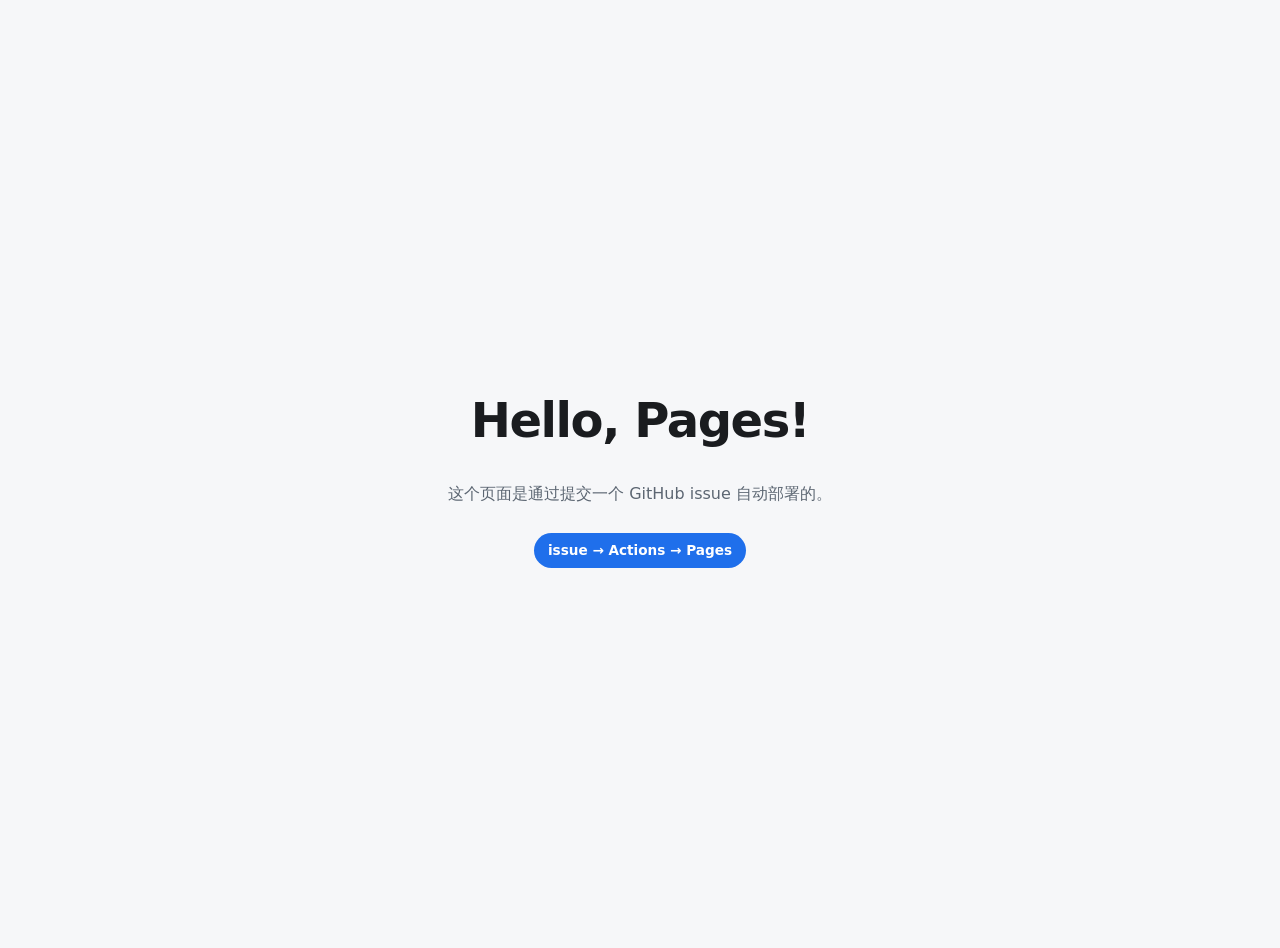
<file: sites/hello-pages/index.html>
<!doctype html>
<html lang="zh-CN">
<head>
  <meta charset="utf-8">
  <meta name="viewport" content="width=device-width,initial-scale=1">
  <title>Hello Pages</title>
  <style>
    :root { color-scheme: light dark; }
    body {
      margin: 0; min-height: 100vh; display: grid; place-items: center; padding: 24px;
      font: 16px/1.7 system-ui, -apple-system, "Noto Sans SC", sans-serif;
      background: #0d1117; color: #e6edf3;
    }
    .card { max-width: 520px; text-align: center; }
    h1 { font-size: clamp(2rem, 8vw, 3rem); margin: 0 0 .4em; letter-spacing: -.03em; }
    p { color: #8b949e; margin: 0 0 1.6em; }
    .pill { display: inline-block; padding: 6px 14px; border-radius: 999px;
            background: #1f6feb; color: #fff; font-size: .85rem; font-weight: 600; }
    @media (prefers-color-scheme: light) {
      body { background: #f6f7f9; color: #1a1c1f; }
      p { color: #5c6672; }
    }
  </style>
</head>
<body>
  <div class="card">
    <h1>Hello, Pages!</h1>
    <p>这个页面是通过提交一个 GitHub issue 自动部署的。</p>
    <span class="pill">issue → Actions → Pages</span>
  </div>
</body>
</html>
</file>
<file: sites/cept2/deck.css>
@font-face {
  font-family: "InterDeck";
  font-style: normal;
  font-weight: 300 800;
  font-display: block;
  src: url('inter-subset.woff2') format('woff2');
}

/* ------------------------------------------------------------------ tokens */
:root {
  color-scheme: light;
  --bg: #f6f4ef;
  --bg-deep: #ebe8e0;
  --card: rgba(255, 255, 255, .66);
  --card-solid: #fcfbf8;
  --ink: #141414;
  --ink-2: #4d4c48;
  --muted: #85837c;
  --hair: rgba(20, 20, 20, .10);
  --hair-2: rgba(20, 20, 20, .16);
  --grid: #e2dfd7;
  --axis: #c6c2b8;
  --walk: #2a78d6;
  --bike: #eb6834;
  --bus: #1baf7a;
  --walk-wash: rgba(42, 120, 214, .10);
  --bike-wash: rgba(235, 104, 52, .10);
  --bus-wash: rgba(27, 175, 122, .11);
  --critical: #d03b3b;
  --shadow: 0 24px 60px -24px rgba(40, 32, 18, .28), 0 2px 6px rgba(40, 32, 18, .05);
  --veil: 246, 244, 239;
  --ease: cubic-bezier(.16, 1, .3, 1);
  --ease-io: cubic-bezier(.65, 0, .35, 1);
  --font: "InterDeck", "Inter", "Segoe UI Variable Display", "Segoe UI", "SF Pro Display", -apple-system, "Noto Sans", "Helvetica Neue", Arial, sans-serif;
}
:root[data-theme="dark"] {
  color-scheme: dark;
  --bg: #141517;
  --bg-deep: #0c0d0e;
  --card: rgba(255, 255, 255, .045);
  --card-solid: #1c1d20;
  --ink: #f3f1eb;
  --ink-2: #c3c2b7;
  --muted: #8b8981;
  --hair: rgba(255, 255, 255, .10);
  --hair-2: rgba(255, 255, 255, .16);
  --grid: #2a2b2e;
  --axis: #3c3d41;
  --walk: #3987e5;
  --bike: #d95926;
  --bus: #199e70;
  --walk-wash: rgba(57, 135, 229, .14);
  --bike-wash: rgba(217, 89, 38, .14);
  --bus-wash: rgba(25, 158, 112, .16);
  --shadow: 0 24px 60px -24px rgba(0, 0, 0, .7), 0 2px 6px rgba(0, 0, 0, .3);
  --veil: 20, 21, 23;
}

* { box-sizing: border-box; margin: 0; padding: 0; }
html, body { height: 100%; overflow: hidden; background: var(--bg-deep); transition: background .6s; }
body { font-family: var(--font); color: var(--ink); -webkit-font-smoothing: antialiased; font-feature-settings: "cv11", "ss01"; }
button { font: inherit; color: inherit; }

#viewport { position: fixed; inset: 0; display: grid; place-items: center; }
#stage {
  position: relative; width: 1600px; height: 900px; flex: none; overflow: hidden; transform-origin: center center;
  background: var(--bg); transition: background .6s;
}
#map { position: absolute; left: 0; top: 0; width: 1600px; height: 900px; z-index: 1; }
#veil { position: absolute; inset: 0; z-index: 2; pointer-events: none; opacity: 0; transition: opacity 1.2s var(--ease-io), background .6s; }
#veil.left { opacity: 1; background: linear-gradient(0deg, rgba(var(--veil), .97) 0, rgba(var(--veil), .9) 44px, rgba(var(--veil), 0) 130px), linear-gradient(180deg, rgba(var(--veil), .92) 0, rgba(var(--veil), .8) 40px, rgba(var(--veil), 0) 104px), linear-gradient(90deg, rgba(var(--veil), .97) 0%, rgba(var(--veil), .9) 38%, rgba(var(--veil), 0) 62%); }
#veil.right { opacity: 1; background: linear-gradient(0deg, rgba(var(--veil), .97) 0, rgba(var(--veil), .9) 44px, rgba(var(--veil), 0) 130px), linear-gradient(180deg, rgba(var(--veil), .92) 0, rgba(var(--veil), .8) 40px, rgba(var(--veil), 0) 104px), linear-gradient(270deg, rgba(var(--veil), .97) 0%, rgba(var(--veil), .92) 34%, rgba(var(--veil), 0) 56%); }
#veil.full { opacity: 1; background: rgba(var(--veil), .82); }
#veil.soft { opacity: 1; background: radial-gradient(1100px 700px at 50% 40%, rgba(var(--veil), .55), rgba(var(--veil), .9)); }
#paper { position: absolute; inset: 0; z-index: 3; pointer-events: none; opacity: .5; mix-blend-mode: multiply;
  background-image: url("data:image/svg+xml;utf8,<svg xmlns='http://www.w3.org/2000/svg' width='200' height='200'><filter id='n'><feTurbulence type='fractalNoise' baseFrequency='.85' numOctaves='3' stitchTiles='stitch'/><feColorMatrix values='0 0 0 0 .5  0 0 0 0 .45  0 0 0 0 .38  0 0 0 .07 0'/></filter><rect width='100%' height='100%' filter='url(%23n)'/></svg>"); }
:root[data-theme="dark"] #paper { mix-blend-mode: screen; opacity: .35; }

/* ------------------------------------------------------------------ chrome */
.chrome { position: absolute; z-index: 40; pointer-events: none; font-size: 13px; letter-spacing: .12em; text-transform: uppercase; color: var(--muted); }
#brand { top: 36px; left: 96px; display: flex; gap: 12px; align-items: center; transition: opacity .6s; }
#brand b { color: var(--ink); font-weight: 650; letter-spacing: .14em; }
#brand .dots { display: inline-flex; gap: 4px; }
#brand .dots i { width: 7px; height: 7px; border-radius: 50%; display: block; }
#section { top: 36px; right: 96px; text-align: right; display: flex; gap: 14px; align-items: center; transition: opacity .4s; }
#section b { color: var(--ink-2); font-weight: 600; font-variant-numeric: tabular-nums; }

/* metro-line progress */
#metro { position: absolute; left: 96px; right: 96px; bottom: 26px; height: 40px; z-index: 41; }
#metro .track { position: absolute; left: 0; right: 0; top: 13px; height: 3px; border-radius: 2px; background: var(--grid); }
#metro .seg { position: absolute; top: 13px; height: 3px; border-radius: 2px; opacity: .9; }
#metro .st { position: absolute; top: 7px; width: 15px; height: 15px; margin-left: -7.5px; border-radius: 50%; background: var(--bg);
  border: 2px solid var(--axis); cursor: pointer; transition: border-color .4s, background .4s, transform .3s var(--ease); }
#metro .st:hover { transform: scale(1.25); }
#metro .st.past { border-color: var(--ink-2); background: var(--ink-2); }
#metro .st.now { border-color: var(--ink); background: var(--bg); transform: scale(1.18); }
#metro .train { position: absolute; top: 3px; width: 23px; height: 23px; margin-left: -11.5px; border-radius: 50%; pointer-events: none;
  border: 2px solid var(--ink); box-shadow: 0 0 0 5px rgba(var(--veil), .9); transition: left .9s var(--ease); }
#metro .train::after { content: ""; position: absolute; inset: 4px; border-radius: 50%; background: var(--ink); }
#metro .lab { position: absolute; top: 27px; font-size: 11.5px; letter-spacing: .14em; text-transform: uppercase; color: var(--muted); white-space: nowrap; transform: translateX(-2px); }
#metro .lab b { font-weight: 650; color: var(--ink-2); }
#metro .tipname { position: absolute; bottom: 30px; transform: translateX(-50%); white-space: nowrap; font-size: 13px; color: var(--ink); background: var(--card-solid);
  border: 1px solid var(--hair); border-radius: 8px; padding: 5px 10px; opacity: 0; pointer-events: none; transition: opacity .2s; box-shadow: var(--shadow); }
#metro .tipname.on { opacity: 1; }

.navbtn { position: absolute; z-index: 42; top: 26px; width: 34px; height: 34px; border-radius: 50%; border: 1px solid var(--hair-2); background: var(--card);
  color: var(--ink-2); font-size: 16px; line-height: 1; cursor: pointer; opacity: 0; transition: opacity .3s, background .3s; }
#stage:hover .navbtn { opacity: 1; }
.navbtn:hover { background: var(--card-solid); color: var(--ink); }
#prev { left: 24px; top: 433px; } #next { right: 24px; top: 433px; }
#hint { position: absolute; z-index: 40; right: 96px; top: 38px; font-size: 12.5px; letter-spacing: .1em; text-transform: uppercase; color: var(--muted); transition: opacity .8s; pointer-events: none; }

/* chapter sweep between sections */
#sweep { position: absolute; inset: 0; z-index: 45; pointer-events: none; visibility: hidden; display: grid; align-content: center; padding: 0 96px;
  background: var(--ink); color: var(--bg); clip-path: inset(0 0 0 100%); }
#sweep.run { visibility: visible; animation: sweep 1.45s var(--ease-io) forwards; }
@keyframes sweep { 0% { clip-path: inset(0 0 0 100%); } 30%, 62% { clip-path: inset(0 0 0 0); } 100% { clip-path: inset(0 100% 0 0); } }
#sweep .k { font-size: 15px; letter-spacing: .2em; text-transform: uppercase; opacity: .6; margin-bottom: 18px; }
#sweep .t { font-size: 96px; font-weight: 680; letter-spacing: -.045em; line-height: 1; }
#sweep .bar { margin-top: 34px; display: flex; gap: 10px; }
#sweep .bar i { display: block; height: 6px; width: 120px; border-radius: 3px; transform: scaleX(0); transform-origin: left; }
#sweep.run .bar i { animation: sweepbar .9s var(--ease) forwards; }
#sweep.run .bar i:nth-child(2) { animation-delay: .08s; } #sweep.run .bar i:nth-child(3) { animation-delay: .16s; }
#sweep.run .k, #sweep.run .t { animation: sweeptx 1.45s var(--ease) both; }
@keyframes sweepbar { from { transform: scaleX(0); } to { transform: scaleX(1); } }
@keyframes sweeptx { 0%, 18% { opacity: 0; transform: translateX(60px); } 40%, 66% { opacity: 1; transform: none; } 100% { opacity: 0; transform: translateX(-60px); } }

/* ------------------------------------------------------------------ slides */
.slide { position: absolute; inset: 0; padding: 104px 96px 120px; visibility: hidden; pointer-events: none; z-index: 10; --dir: 1; --t0: 380ms; }
.slide.active { visibility: visible; pointer-events: auto; }
.slide.late { --t0: 1250ms; }
.slide.leaving { visibility: visible; animation: slide-out .55s cubic-bezier(.5, 0, .2, 1) forwards; }
@keyframes slide-out { to { opacity: 0; transform: translateY(calc(var(--dir) * -26px)); filter: blur(6px); } }
.slide.active .rv { animation: rv-in 1s var(--ease) both; animation-delay: calc(var(--d, 0) * 1ms + var(--t0)); }
@keyframes rv-in { from { opacity: 0; transform: translateY(calc(var(--dir) * 28px)); filter: blur(8px); } }
.slide.active .rv-x { animation: rv-x 1s var(--ease) both; animation-delay: calc(var(--d, 0) * 1ms + var(--t0)); }
@keyframes rv-x { from { opacity: 0; transform: translateX(40px); filter: blur(8px); } }
.slide.active .rv-pop { animation: rv-pop .9s cubic-bezier(.34, 1.56, .64, 1) both; animation-delay: calc(var(--d, 0) * 1ms + var(--t0)); }
@keyframes rv-pop { from { opacity: 0; transform: scale(.86); filter: blur(5px); } }
.split .w { display: inline-block; overflow: hidden; vertical-align: top; padding: 0 .02em .16em; margin: 0 -.02em -.16em; }
.split .w > span { display: inline-block; }
.slide.active .split .w > span { animation: word-in 1.1s var(--ease) both; animation-delay: calc(var(--wd) * 1ms + var(--t0)); }
@keyframes word-in { from { transform: translateY(110%) rotate(4deg); opacity: 0; } }

.eyebrow { font-size: 14px; letter-spacing: .16em; text-transform: uppercase; color: var(--muted); display: flex; align-items: center; gap: 14px; margin-bottom: 20px; }
.eyebrow::before { content: ""; width: 30px; height: 2px; border-radius: 1px; background: linear-gradient(90deg, var(--walk) 0 33%, var(--bike) 33% 66%, var(--bus) 66%); }
h1 { font-size: 132px; line-height: .94; font-weight: 700; letter-spacing: -.05em; }
h2 { font-size: 52px; line-height: 1.08; font-weight: 660; letter-spacing: -.032em; max-width: 1180px; text-wrap: balance; }
h2 em, h1 em { font-style: normal; }
.em-walk { color: var(--walk); } .em-bike { color: var(--bike); } .em-bus { color: var(--bus); }
h2 em .w > span { background: linear-gradient(100deg, var(--walk), var(--bike) 70%); -webkit-background-clip: text; background-clip: text; color: transparent; }
h2 em.bus .w > span { background: none; color: var(--bus); -webkit-background-clip: border-box; background-clip: border-box; }
.lead { font-size: 23px; line-height: 1.5; color: var(--ink-2); max-width: 640px; margin-top: 24px; }
.lead b, .small b { color: var(--ink); font-weight: 620; }
.small { font-size: 15.5px; line-height: 1.55; color: var(--muted); }
.col { position: absolute; }
.tnum { font-variant-numeric: tabular-nums; }

/* mode chips & keys */
.chip { display: inline-flex; align-items: center; gap: 10px; font-size: 15px; color: var(--ink-2); }
.chip svg { width: 30px; height: 30px; }
.key { display: inline-block; width: 18px; height: 3px; border-radius: 2px; vertical-align: middle; margin-right: 8px; }
.dot { display: inline-block; width: 10px; height: 10px; border-radius: 50%; vertical-align: middle; margin-right: 8px; }
.k-walk { background: var(--walk); } .k-bike { background: var(--bike); } .k-bus { background: var(--bus); } .k-ink { background: var(--ink); }
.legend { display: flex; flex-wrap: wrap; gap: 8px 22px; font-size: 15px; color: var(--ink-2); align-items: center; }

/* icons (line art that draws itself) */
.ico { fill: none; stroke: currentColor; stroke-width: 2.2; stroke-linecap: round; stroke-linejoin: round; }
.ico .p { stroke-dasharray: 1; stroke-dashoffset: 0; }
.slide.active .ico.drawme .p { animation: ico-draw 1.4s var(--ease-io) both; animation-delay: calc(var(--d, 0) * 1ms + var(--t0) + var(--pd, 0) * 1ms); }
@keyframes ico-draw { from { stroke-dashoffset: 1; } }
.ico-walk { color: var(--walk); } .ico-bike { color: var(--bike); } .ico-bus { color: var(--bus); }

/* title */
.title-words { display: block; }
.title-words .tw { position: relative; display: inline-block; }
.title-words .tw::after { content: ""; position: absolute; left: .04em; right: .1em; bottom: -.04em; height: .07em; border-radius: .04em; transform: scaleX(0); transform-origin: left;
  background: var(--c); }
.slide.active .title-words .tw::after { animation: underline 1.1s var(--ease) both; animation-delay: calc(var(--ud) * 1ms + var(--t0)); }
.title-words .tw.ghost::after { background: repeating-linear-gradient(90deg, var(--bus) 0 .16em, transparent .16em .27em); }
@keyframes underline { to { transform: scaleX(1); } }
.qmark { color: var(--bus); display: inline-block; }
.slide.active .qmark { animation: qbob 2.6s ease-in-out 2.4s infinite; }
@keyframes qbob { 0%, 100% { transform: none; } 50% { transform: translateY(-.05em) rotate(6deg); } }
.mode-row { display: flex; gap: 34px; margin-top: 56px; }
.mode-row .chip div > b { display: block; color: var(--ink); font-size: 17px; font-weight: 620; }
.mode-row .chip div > span { display: block; font-size: 14px; color: var(--muted); margin-top: 2px; }

/* skeleton / ghost (data pending) */
.ghost-box { border: 1.5px dashed color-mix(in srgb, var(--bus) 70%, transparent); background: var(--bus-wash); position: relative; overflow: hidden; }
.shimmer { position: relative; overflow: hidden; }
.shimmer::after { content: ""; position: absolute; inset: 0; transform: translateX(-100%);
  background: linear-gradient(90deg, transparent, rgba(255, 255, 255, .55), transparent); animation: shimmer 2.2s ease-in-out infinite; }
:root[data-theme="dark"] .shimmer::after { background: linear-gradient(90deg, transparent, rgba(255, 255, 255, .09), transparent); }
@keyframes shimmer { to { transform: translateX(100%); } }
.skel { display: block; height: 12px; border-radius: 6px; background: color-mix(in srgb, var(--bus) 22%, transparent); }
.pending { display: inline-flex; align-items: center; gap: 8px; font-size: 13px; letter-spacing: .1em; text-transform: uppercase; color: var(--ink-2); }
.pending::before { content: ""; width: 8px; height: 8px; border-radius: 50%; background: var(--bus); animation: blink 1.6s ease-in-out infinite; }
@keyframes blink { 50% { opacity: .2; } }

/* cards */
.cards3 { display: grid; grid-template-columns: repeat(3, 1fr); gap: 28px; }
.mcard { position: relative; background: var(--card); border: 1px solid var(--hair); border-radius: 26px; padding: 30px 32px 28px; backdrop-filter: blur(10px); box-shadow: var(--shadow); min-height: 330px; }
.mcard .ico { width: 78px; height: 78px; }
.mcard .tag { position: absolute; top: 30px; right: 30px; font-size: 12.5px; letter-spacing: .14em; text-transform: uppercase; color: var(--muted); }
.mcard h3 { font-size: 34px; font-weight: 680; letter-spacing: -.025em; margin: 22px 0 8px; }
.mcard p { font-size: 18px; line-height: 1.5; color: var(--ink-2); }
.mcard .stat { margin-top: 22px; padding-top: 18px; border-top: 1px solid var(--hair); display: flex; align-items: baseline; gap: 10px; }
.mcard .stat b { font-size: 40px; font-weight: 680; letter-spacing: -.03em; }
.mcard .stat > span { font-size: 15px; color: var(--muted); }
.mcard.ghost-card { border: 1.5px dashed color-mix(in srgb, var(--bus) 65%, transparent); background: linear-gradient(var(--bus-wash), var(--bus-wash)), var(--card); }
.mcard .bar-mode { position: absolute; left: 32px; right: 32px; top: 0; height: 4px; border-radius: 0 0 4px 4px; }

.tiles { display: grid; gap: 16px; }
.tile { background: var(--card); border: 1px solid var(--hair); border-radius: 20px; padding: 20px 22px 18px; backdrop-filter: blur(8px); }
.tile .lbl { font-size: 14px; color: var(--muted); }
.tile .val { font-size: 46px; font-weight: 680; letter-spacing: -.035em; margin: 4px 0 2px; line-height: 1.08; }
.tile .val small { font-size: 21px; font-weight: 550; color: var(--ink-2); margin-left: 3px; letter-spacing: -.01em; }
.tile .sub { font-size: 14.5px; color: var(--ink-2); line-height: 1.45; }

.steps4 { display: grid; grid-template-columns: repeat(4, 1fr); gap: 14px; }
.step { position: relative; padding-top: 18px; border-top: 2px solid var(--hair-2); }
.step::before { content: attr(data-n); position: absolute; top: -13px; left: 0; width: 24px; height: 24px; border-radius: 50%; background: var(--ink); color: var(--bg);
  font-size: 12px; font-weight: 700; display: grid; place-items: center; }
.step h4 { font-size: 16.5px; font-weight: 650; margin-bottom: 4px; }
.step p { font-size: 14px; line-height: 1.45; color: var(--ink-2); }
.slide.active .step { animation: rv-in .9s var(--ease) both; animation-delay: calc(var(--d) * 1ms + var(--t0)); }

.hero-num { font-size: 120px; font-weight: 700; letter-spacing: -.055em; line-height: .9; }
.hero-num small { font-size: 46px; font-weight: 620; letter-spacing: -.03em; margin-left: 4px; color: var(--ink-2); }
.callout { border-left: 3px solid var(--ink); padding: 4px 0 4px 18px; }
.callout h4 { font-size: 21px; font-weight: 650; letter-spacing: -.01em; margin-bottom: 6px; }
.callout p { font-size: 17px; line-height: 1.5; color: var(--ink-2); }
.callout.c-bike { border-color: var(--bike); } .callout.c-walk { border-color: var(--walk); } .callout.c-bus { border-color: var(--bus); border-left-style: dashed; }

/* charts */
svg text { font-family: var(--font); }
.ax text { fill: var(--muted); font-size: 13px; font-variant-numeric: tabular-nums; }
.ax line, .ax path { stroke: var(--grid); stroke-width: 1; shape-rendering: crispEdges; }
.ax .base { stroke: var(--axis); }
.t-ink { fill: var(--ink); font-size: 14px; font-weight: 640; }
.t-2 { fill: var(--ink-2); font-size: 14px; }
.t-m { fill: var(--muted); font-size: 12.5px; }
.f-walk { fill: var(--walk); } .f-bike { fill: var(--bike); } .f-bus { fill: var(--bus); } .f-ink { fill: var(--ink); } .f-bg { fill: var(--bg); }
.s-walk { stroke: var(--walk); } .s-bike { stroke: var(--bike); } .s-bus { stroke: var(--bus); } .s-ink { stroke: var(--ink); } .s-bg { stroke: var(--bg); } .s-2 { stroke: var(--ink-2); }
.draw { stroke-dasharray: 1; stroke-dashoffset: 1; }
.play .draw { transition: stroke-dashoffset 1.6s var(--ease-io); transition-delay: calc(var(--d, 0) * 1ms); stroke-dashoffset: 0; }
.grow { transform: scaleX(0); transform-box: fill-box; transform-origin: left center; }
.play .grow { transition: transform 1.1s var(--ease); transition-delay: calc(var(--d, 0) * 1ms); transform: scaleX(1); }
.growy { transform: scaleY(0); transform-box: fill-box; transform-origin: center bottom; }
.play .growy { transition: transform 1s var(--ease); transition-delay: calc(var(--d, 0) * 1ms); transform: scaleY(1); }
.pop { opacity: 0; transform: scale(.2); transform-box: fill-box; transform-origin: center; }
.play .pop { transition: transform .7s cubic-bezier(.34, 1.56, .64, 1), opacity .35s; transition-delay: calc(var(--d, 0) * 1ms); opacity: 1; transform: scale(1); }
.fade { opacity: 0; }
.play .fade { transition: opacity .8s; transition-delay: calc(var(--d, 0) * 1ms); opacity: 1; }
.hit { fill: transparent; }
.mk { transition: filter .2s, opacity .2s; }
.mk.on { filter: brightness(1.18) saturate(1.1); }
.dim .mk:not(.on) { opacity: .35; }

#tip { position: absolute; z-index: 60; pointer-events: none; background: var(--card-solid); border: 1px solid var(--hair-2); border-radius: 10px;
  padding: 10px 12px; font-size: 13.5px; color: var(--ink-2); box-shadow: var(--shadow); opacity: 0; transform: translateY(4px); transition: opacity .15s, transform .15s; min-width: 150px; }
#tip.on { opacity: 1; transform: none; }
#tip .t { color: var(--muted); font-size: 12px; letter-spacing: .04em; margin-bottom: 6px; }
#tip .r { display: flex; align-items: center; gap: 8px; margin-top: 3px; white-space: nowrap; }
#tip .r b { color: var(--ink); font-weight: 680; font-variant-numeric: tabular-nums; }
#tip .r i { width: 14px; height: 3px; border-radius: 2px; display: inline-block; flex: none; }

.btn { font-size: 14.5px; color: var(--ink); background: var(--card); border: 1px solid var(--hair-2); border-radius: 999px; padding: 8px 16px; cursor: pointer;
  transition: background .25s, border-color .25s, color .25s, transform .2s; }
.btn:hover { background: var(--card-solid); transform: translateY(-1px); }
.btn.on { background: var(--ink); color: var(--bg); border-color: var(--ink); }
.btn-row { display: flex; gap: 8px; flex-wrap: wrap; }

/* race */
.racer { display: grid; grid-template-columns: 44px 1fr auto; gap: 14px; align-items: center; padding: 16px 0; border-bottom: 1px solid var(--hair); }
.racer .ico { width: 40px; height: 40px; }
.racer .nm { font-size: 19px; font-weight: 640; }
.racer .nm small { display: block; font-size: 14px; color: var(--muted); font-weight: 400; margin-top: 3px; }
.racer .tm { font-size: 54px; font-weight: 680; letter-spacing: -.04em; font-variant-numeric: tabular-nums; line-height: 1; text-align: right; }
.racer .tm small { font-size: 19px; color: var(--ink-2); font-weight: 520; margin-left: 4px; letter-spacing: 0; }
.racer .flag { font-size: 13px; letter-spacing: .1em; text-transform: uppercase; color: var(--muted); text-align: right; margin-top: 6px; height: 16px; opacity: 0; transition: opacity .4s; }
.racer.done .flag { opacity: 1; color: var(--ink-2); }
.racer.ghost .tm { color: var(--muted); font-size: 44px; }

/* departure board */
.board { background: #121314; border-radius: 22px; padding: 20px 30px 16px; box-shadow: 0 30px 80px -30px rgba(0, 0, 0, .6), inset 0 0 0 1px rgba(255, 255, 255, .06); color: #f3f1ea; }
.board .bh { display: flex; align-items: center; justify-content: space-between; margin-bottom: 12px; }
.board .bh .ttl { font-size: 15px; letter-spacing: .2em; text-transform: uppercase; color: #9a988f; display: flex; gap: 14px; align-items: center; }
.board .bh .ttl .lamp { width: 9px; height: 9px; border-radius: 50%; background: #f5b83d; box-shadow: 0 0 12px #f5b83d; animation: blink 2s ease-in-out infinite; }
.board .row { display: grid; grid-template-columns: 290px 150px 150px 220px 1fr; gap: 0 22px; align-items: center; padding: 5px 0; border-top: 1px solid rgba(255, 255, 255, .07); }
.board .row.hd { border-top: none; padding: 0 0 8px; font-size: 12.5px; letter-spacing: .16em; text-transform: uppercase; color: #8d8b83; }
.board .row.hd span { display: flex; align-items: center; gap: 8px; }
.flaps { display: flex; gap: 3px; }
.fl { position: relative; width: 25px; height: 38px; font-size: 25px; font-weight: 650; line-height: 38px; text-align: center; perspective: 120px;
  font-variant-numeric: tabular-nums; color: #f4f1e8; }
.fl > b, .fl > i { position: absolute; left: 0; right: 0; height: 50%; overflow: hidden; background: #1e2022; display: block; font-style: normal; backface-visibility: hidden; }
.fl > b.t, .fl > i.lt { top: 0; border-radius: 4px 4px 0 0; }
.fl > b.b, .fl > i.lb { bottom: 0; border-radius: 0 0 4px 4px; }
.fl span { display: block; height: 38px; }
.fl > b.b span, .fl > i.lb span { transform: translateY(-50%); }
.fl > b.t { background: #232527; } .fl > b.b { background: #1b1d1f; }
.fl::after { content: ""; position: absolute; left: 0; right: 0; top: 50%; height: 1px; margin-top: -.5px; background: rgba(0, 0, 0, .7); z-index: 3; }
.fl > i.lt { transform-origin: 50% 100%; z-index: 2; background: #232527; }
.fl > i.lb { transform-origin: 50% 0; z-index: 2; background: #1b1d1f; transform: rotateX(90deg); }
.fl.go > i.lt { animation: leaf-top var(--fs, 70ms) ease-in forwards; }
.fl.go > i.lb { animation: leaf-bot var(--fs, 70ms) ease-out var(--fs, 70ms) forwards; }
@keyframes leaf-top { to { transform: rotateX(-90deg); } }
@keyframes leaf-bot { from { transform: rotateX(90deg); } to { transform: rotateX(0); } }
.fl.c-walk { color: #8ab8f2; } .fl.c-bike { color: #f6a17c; } .fl.c-bus { color: #6fd6ae; } .fl.c-amber { color: #f5c25b; } .fl.c-dim { color: #77756e; }
.board .tabs { display: flex; gap: 6px; }
.board .tab { font-size: 13px; letter-spacing: .1em; text-transform: uppercase; color: #a3a198; background: rgba(255, 255, 255, .05); border: 1px solid rgba(255, 255, 255, .08);
  border-radius: 999px; padding: 7px 14px; cursor: pointer; transition: background .25s, color .25s; }
.board .tab:hover { background: rgba(255, 255, 255, .1); color: #fff; }
.board .tab.on { background: #f3f1ea; color: #121314; border-color: #f3f1ea; }
.board .tab .pgs { display: inline-block; width: 0; height: 2px; }

/* scorecard */
.score { display: grid; grid-template-columns: 250px repeat(3, 1fr); column-gap: 18px; }
.score .hd { padding: 0 0 14px; display: flex; align-items: center; gap: 12px; font-size: 22px; font-weight: 680; letter-spacing: -.015em; }
.score .hd .ico { width: 34px; height: 34px; }
.score .hd small { font-size: 12.5px; font-weight: 500; letter-spacing: .12em; text-transform: uppercase; color: var(--muted); margin-left: 4px; }
.score .crit, .score .cell { border-top: 1px solid var(--hair); padding: 12px 0 11px; }
.score .crit { font-size: 17px; font-weight: 620; color: var(--ink); display: flex; flex-direction: column; justify-content: center; }
.score .crit small { font-size: 13.5px; color: var(--muted); font-weight: 400; margin-top: 2px; }
.score .cell { display: flex; align-items: center; gap: 14px; font-size: 15.5px; color: var(--ink-2); line-height: 1.35; }
.pips { display: inline-flex; gap: 5px; flex: none; }
.pips i { width: 13px; height: 13px; border-radius: 50%; border: 2px solid var(--axis); display: block; transform: scale(.5); opacity: 0; }
.pips i.on { border-color: var(--c); background: var(--c); }
.pips i.exp { border: 2px dashed var(--c); background: transparent; }
.pips.unk { width: 49px; justify-content: center; font-size: 15px; font-weight: 700; color: var(--bus); }
.slide.active .pips i { animation: pip .5s cubic-bezier(.34, 1.56, .64, 1) forwards; animation-delay: calc(var(--pd) * 1ms + var(--t0)); }
@keyframes pip { to { transform: scale(1); opacity: 1; } }
.score .best { font-weight: 650; color: var(--ink); }

/* decision guide */
.rule { position: relative; display: grid; grid-template-columns: 74px 1fr; gap: 18px; padding: 18px 22px; border-radius: 20px; border: 1px solid var(--hair); background: var(--card);
  backdrop-filter: blur(8px); transition: border-color .4s, box-shadow .4s, transform .4s var(--ease); }
.rule .ico { width: 54px; height: 54px; }
.rule .badge { width: 64px; height: 64px; border-radius: 18px; display: grid; place-items: center; background: var(--w); }
.rule h3 { font-size: 24px; font-weight: 680; letter-spacing: -.02em; }
.rule h3 span { color: var(--muted); font-weight: 500; }
.rule p { font-size: 16px; line-height: 1.5; color: var(--ink-2); margin-top: 4px; }
.rule.lit { border-color: var(--c); box-shadow: 0 0 0 4px var(--w), var(--shadow); transform: translateX(6px); }
.case { font-size: 15px; color: var(--ink-2); display: flex; align-items: center; gap: 10px; padding: 10px 14px; border-radius: 12px; transition: background .4s, color .4s; }
.case b { color: var(--ink); font-weight: 640; }
.case .arrow { margin-left: auto; font-weight: 700; opacity: 0; transition: opacity .3s; }
.case.lit { background: var(--card-solid); box-shadow: var(--shadow); }
.case.lit .arrow { opacity: 1; }
.tip-list { list-style: none; display: grid; gap: 14px; }
.tip-list li { display: grid; grid-template-columns: 30px 1fr; font-size: 17px; line-height: 1.45; color: var(--ink-2); }
.tip-list li b { color: var(--ink); font-weight: 640; }
.tip-list li::before { content: attr(data-n); font-size: 13px; color: var(--muted); padding-top: 3px; font-variant-numeric: tabular-nums; }

/* campus cards */
.ccard { background: var(--card); border: 1px solid var(--hair); border-radius: 22px; padding: 22px 24px; backdrop-filter: blur(8px); }
.ccard .n { font-size: 13px; letter-spacing: .14em; text-transform: uppercase; color: var(--muted); display: flex; align-items: center; gap: 8px; }
.ccard h3 { font-size: 23px; font-weight: 680; letter-spacing: -.02em; margin: 8px 0 6px; }
.ccard p { font-size: 15.5px; line-height: 1.5; color: var(--ink-2); }
.ccard .ev { margin-top: 12px; display: flex; align-items: baseline; gap: 8px; font-size: 14px; color: var(--muted); }
.ccard .ev b { font-size: 26px; font-weight: 680; color: var(--ink); letter-spacing: -.02em;  white-space: nowrap; }

/* phone mockup */
.phone { width: 300px; height: 560px; border-radius: 44px; background: #111; padding: 12px; box-shadow: 0 40px 90px -30px rgba(0, 0, 0, .55); position: relative; }
.phone .scr { width: 100%; height: 100%; border-radius: 34px; background: #fafaf8; overflow: hidden; padding: 46px 18px 18px; color: #161616; position: relative; }
.phone .notch { position: absolute; top: 12px; left: 50%; width: 92px; height: 24px; margin-left: -46px; border-radius: 0 0 14px 14px; background: #111; z-index: 2; }
.phone h5 { font-size: 17px; font-weight: 700; margin-bottom: 4px; }
.phone .sub { font-size: 11.5px; color: #77756e; margin-bottom: 16px; }
.phone .mg { display: grid; grid-template-columns: repeat(3, 1fr); gap: 7px; }
.phone .mb { border: 2px solid #ddd; border-radius: 11px; padding: 10px 2px; text-align: center; font-size: 12px; background: #fff; }
.phone .mb svg { width: 26px; height: 26px; display: block; margin: 0 auto 4px; }
.phone .mb.on { border-color: #1baf7a; background: #e8f7f0; box-shadow: 0 0 0 4px rgba(27, 175, 122, .15); }
.slide.active .phone .mb.on { animation: tapme 2.4s ease-in-out 1.8s infinite; }
@keyframes tapme { 0%, 100% { transform: none; } 8% { transform: scale(.93); } 16% { transform: none; } }
.phone .fld { margin-top: 12px; font-size: 11.5px; color: #77756e; }
.phone .fld div { margin-top: 4px; border: 1px solid #ddd; border-radius: 8px; padding: 8px 10px; font-size: 13px; color: #161616; background: #fff; }
.phone .go { margin-top: 16px; border-radius: 12px; background: #161616; color: #fff; text-align: center; padding: 12px; font-size: 14px; font-weight: 650; }
.phone .timer { font-size: 34px; font-weight: 700; letter-spacing: -.03em; text-align: center; margin-top: 12px; font-variant-numeric: tabular-nums; }
.phone .wait { display: flex; justify-content: space-between; font-size: 12px; color: #55534d; margin-top: 6px; }

.lim { list-style: none; display: grid; gap: 14px; }
.lim li { display: grid; grid-template-columns: 26px 1fr; font-size: 17.5px; line-height: 1.45; color: var(--ink-2); }
.lim li::before { content: ""; width: 8px; height: 8px; border-radius: 50%; background: var(--axis); margin-top: 9px; }
.lim li b { color: var(--ink); font-weight: 640; }
.lim li.bus::before { background: var(--bus); }

/* slider */
.slider { display: flex; align-items: center; gap: 14px; font-size: 15px; color: var(--ink-2); white-space: nowrap; }
.slider input { -webkit-appearance: none; appearance: none; width: 180px; height: 4px; border-radius: 2px; background: var(--grid); outline: none; }
.slider input::-webkit-slider-thumb { -webkit-appearance: none; width: 20px; height: 20px; border-radius: 50%; background: var(--bg); border: 3px solid var(--bus); cursor: pointer; }
.slider input::-moz-range-thumb { width: 16px; height: 16px; border-radius: 50%; background: var(--bg); border: 3px solid var(--bus); cursor: pointer; }
.slider b { color: var(--ink); font-weight: 680; font-variant-numeric: tabular-nums; min-width: 72px; }

/* overlays: notes, help, data table */
.overlay { position: fixed; z-index: 100; opacity: 0; pointer-events: none; transition: opacity .3s, transform .3s; }
.overlay.on { opacity: 1; pointer-events: auto; }
#notes { left: 50%; bottom: 18px; transform: translate(-50%, 20px); width: min(1000px, 92vw); background: var(--card-solid); border: 1px solid var(--hair-2);
  border-radius: 16px; padding: 16px 22px; font-size: 18px; line-height: 1.55; color: var(--ink-2); box-shadow: var(--shadow); }
#notes.on { transform: translate(-50%, 0); }
#notes .t, #table .t { font-size: 12px; letter-spacing: .14em; text-transform: uppercase; color: var(--muted); margin-bottom: 6px; }
#help { inset: 0; display: grid; place-items: center; background: rgba(0, 0, 0, .45); }
#help > div { background: var(--card-solid); border: 1px solid var(--hair-2); border-radius: 18px; padding: 28px 34px; font-size: 16px; line-height: 2.1; color: var(--ink-2); box-shadow: var(--shadow); }
#help kbd, #notes kbd { font-family: var(--font); background: var(--bg); border: 1px solid var(--hair-2); border-radius: 6px; padding: 2px 8px; color: var(--ink); margin-right: 6px; font-size: 13.5px; }
#table { right: 18px; top: 18px; bottom: 18px; width: min(560px, 46vw); overflow: auto; transform: translateX(20px); background: var(--card-solid); border: 1px solid var(--hair-2);
  border-radius: 16px; padding: 18px 22px; box-shadow: var(--shadow); }
#table.on { transform: none; }
#table h4 { font-size: 18px; margin-bottom: 12px; color: var(--ink); }
#table table { border-collapse: collapse; width: 100%; font-size: 14px; color: var(--ink-2); font-variant-numeric: tabular-nums; }
#table th { text-align: left; font-weight: 620; color: var(--ink); border-bottom: 1px solid var(--hair-2); padding: 6px 8px 6px 0; position: sticky; top: -18px; background: var(--card-solid); }
#table td { border-bottom: 1px solid var(--hair); padding: 6px 8px 6px 0; }
#table td.n, #table th.n { text-align: right; }
.notes { display: none; }

@media (prefers-reduced-motion: reduce) {
  .slide.active .rv, .slide.active .rv-x, .slide.active .rv-pop, .slide.active .split .w > span, .slide.active .step, .slide.active .pips i,
  .slide.active .title-words .tw::after, .slide.active .ico.drawme .p { animation-duration: .01s !important; animation-delay: 0s !important; }
  .play .draw, .play .grow, .play .growy, .play .pop, .play .fade { transition-duration: .01s !important; transition-delay: 0s !important; }
  .shimmer::after, .pending::before, .qmark, .phone .mb.on { animation: none !important; }
  #sweep.run { animation-duration: .01s; }
}
</file>
<file: sites/cept7/styles.css>
/* ==========================================================================
   Walk, Cycle, or Shuttle? — Editorial Kinetic Presentation System
   Warm-paper aesthetic inspired by Group 7 reference template (#F5F0E6)
   CVD-validated categorical triad: Walk #AE700E · Cycle #0B8F86 · Shuttle #6A55D6
   ========================================================================== */

:root {
  --bg: #F5F0E6;
  --surface: #FAF7F0;
  --surface-elev: #FFFFFF;
  --surface-tint: #EDE6D6;
  --ink: #1C1A17;
  --ink-secondary: #4D4840;
  --ink-muted: #787166;
  --hairline: rgba(28, 26, 23, 0.12);
  --hairline-strong: rgba(28, 26, 23, 0.22);

  /* Reference accent + CVD-validated triad */
  --red: #C82828;
  --red-soft: rgba(200, 40, 40, 0.10);
  --walk: #AE700E;
  --walk-soft: rgba(174, 112, 14, 0.11);
  --cycle: #0B8F86;
  --cycle-soft: rgba(11, 143, 134, 0.11);
  --shuttle: #6A55D6;
  --shuttle-soft: rgba(106, 85, 214, 0.11);

  --ease-expo: cubic-bezier(0.16, 1, 0.3, 1);
  --ease-quint: cubic-bezier(0.22, 1, 0.36, 1);
  --ease-spring: cubic-bezier(0.34, 1.32, 0.64, 1);

  --font-sans: 'Plus Jakarta Sans', 'Ubuntu', 'Liberation Sans', -apple-system, BlinkMacSystemFont, 'Segoe UI', sans-serif;
  --font-serif: 'Fraunces', 'Noto Serif', Georgia, serif;
  --font-mono: 'JetBrains Mono', 'Liberation Mono', 'DejaVu Sans Mono', monospace;

  --stage-w: 1280px;
  --stage-h: 720px;
}

*, *::before, *::after {
  box-sizing: border-box;
  margin: 0;
  padding: 0;
}

html, body {
  width: 100%;
  height: 100%;
  overflow: hidden;
  background: #171513;
  color: var(--ink);
  font-family: var(--font-sans);
  -webkit-font-smoothing: antialiased;
  -moz-osx-font-smoothing: grayscale;
  user-select: none;
}

/* Viewport stage scaler */
#viewport {
  position: fixed;
  inset: 0;
  display: flex;
  align-items: center;
  justify-content: center;
  background: radial-gradient(circle at 50% 45%, #26231f 0%, #151311 100%);
}

#stage {
  position: relative;
  width: var(--stage-w);
  height: var(--stage-h);
  background: var(--bg);
  overflow: hidden;
  box-shadow: 0 30px 90px rgba(0, 0, 0, 0.55), 0 0 0 1px rgba(255, 255, 255, 0.06);
  transform-origin: center center;
}

/* Subtle paper grain & living architectural contour backdrop */
#stage::before {
  content: '';
  position: absolute;
  inset: 0;
  background-image:
    radial-gradient(circle at 86% 14%, rgba(11, 143, 134, 0.055) 0%, transparent 46%),
    radial-gradient(circle at 12% 84%, rgba(174, 112, 14, 0.05) 0%, transparent 44%),
    radial-gradient(circle at 75% 88%, rgba(106, 85, 214, 0.045) 0%, transparent 40%);
  pointer-events: none;
  z-index: 0;
}

/* Ambient topographical SVG layer that shifts smoothly with slides */
#ambient-contours {
  position: absolute;
  inset: -40px;
  width: calc(100% + 80px);
  height: calc(100% + 80px);
  pointer-events: none;
  z-index: 0;
  opacity: 0.42;
  transition: transform 1.1s var(--ease-expo), opacity 0.8s ease;
}

/* Persistent Editorial Frame (Header + Footer + Progress) */
.deck-progress {
  position: absolute;
  top: 0;
  left: 0;
  right: 0;
  height: 3px;
  background: rgba(28, 26, 23, 0.07);
  z-index: 60;
}
.deck-progress-fill {
  height: 100%;
  width: 0%;
  background: linear-gradient(90deg, var(--walk) 0%, var(--cycle) 52%, var(--shuttle) 100%);
  transition: width 0.65s var(--ease-expo);
}

.deck-footer {
  position: absolute;
  left: 52px;
  right: 52px;
  bottom: 22px;
  height: 30px;
  display: flex;
  align-items: center;
  justify-content: space-between;
  border-top: 1px solid var(--hairline);
  padding-top: 10px;
  z-index: 50;
  font-size: 12.5px;
  letter-spacing: 0.03em;
  color: var(--ink-muted);
}

.footer-left {
  display: flex;
  align-items: center;
  gap: 10px;
}
.footer-brand-dot {
  width: 7px;
  height: 7px;
  border-radius: 50%;
  background: var(--red);
  transition: background 0.5s ease;
}
.footer-brand {
  font-weight: 700;
  color: var(--ink-secondary);
  letter-spacing: 0.06em;
  text-transform: uppercase;
  font-size: 11.5px;
}
.footer-sep {
  opacity: 0.4;
}
.footer-center {
  display: flex;
  align-items: center;
  gap: 8px;
  font-weight: 600;
  color: var(--ink-secondary);
  font-size: 12px;
  transition: opacity 0.35s ease, transform 0.45s var(--ease-expo);
}
.footer-right {
  display: flex;
  align-items: center;
  gap: 14px;
}
.slide-counter {
  font-family: var(--font-mono);
  font-size: 12px;
  font-variant-numeric: tabular-nums;
  color: var(--ink-secondary);
}

/* Interactive Control Pill (auto-subtle, full hover clarity) */
.nav-controls {
  display: flex;
  align-items: center;
  gap: 4px;
}
.nav-btn {
  width: 26px;
  height: 22px;
  border-radius: 5px;
  border: 1px solid var(--hairline-strong);
  background: var(--surface);
  color: var(--ink-secondary);
  font-size: 12px;
  line-height: 1;
  cursor: pointer;
  display: inline-flex;
  align-items: center;
  justify-content: center;
  transition: all 0.2s ease;
}
.nav-btn:hover {
  background: var(--ink);
  color: var(--bg);
  border-color: var(--ink);
}

/* ==========================================================================
   Slide Container & Morph-like Cinematic Transitions
   ========================================================================== */
#slides {
  position: relative;
  width: 100%;
  height: 100%;
  z-index: 10;
}

.slide {
  position: absolute;
  inset: 0;
  padding: 46px 56px 68px 56px;
  display: flex;
  flex-direction: column;
  opacity: 0;
  visibility: hidden;
  pointer-events: none;
  transform: translate3d(38px, 0, 0) scale(0.988);
  transition:
    opacity 0.55s var(--ease-expo),
    transform 0.65s var(--ease-expo),
    visibility 0s linear 0.55s;
}

.slide.exit-left {
  opacity: 0;
  visibility: hidden;
  transform: translate3d(-42px, 0, 0) scale(0.988);
}

.slide.exit-right {
  opacity: 0;
  visibility: hidden;
  transform: translate3d(42px, 0, 0) scale(0.988);
}

.slide.active {
  opacity: 1;
  visibility: visible;
  pointer-events: auto;
  transform: translate3d(0, 0, 0) scale(1);
  transition:
    opacity 0.55s var(--ease-expo),
    transform 0.65s var(--ease-expo),
    visibility 0s linear 0s;
}

/* Staggered reveal primitives inside active slide */
.slide .rv {
  opacity: 0;
  transform: translateY(20px);
  transition: opacity 0.65s var(--ease-expo), transform 0.72s var(--ease-expo);
}
.slide.active .rv {
  opacity: 1;
  transform: translateY(0);
}
.slide.active .rv.d1 { transition-delay: 0.08s; }
.slide.active .rv.d2 { transition-delay: 0.17s; }
.slide.active .rv.d3 { transition-delay: 0.26s; }
.slide.active .rv.d4 { transition-delay: 0.35s; }
.slide.active .rv.d5 { transition-delay: 0.44s; }
.slide.active .rv.d6 { transition-delay: 0.54s; }

/* Slide-from-side variants (inspired by reference morph slide 5->6) */
.slide .rv-left {
  opacity: 0;
  transform: translateX(-34px);
  transition: opacity 0.7s var(--ease-expo), transform 0.78s var(--ease-expo);
}
.slide .rv-right {
  opacity: 0;
  transform: translateX(34px);
  transition: opacity 0.7s var(--ease-expo), transform 0.78s var(--ease-expo);
}
.slide.active .rv-left,
.slide.active .rv-right {
  opacity: 1;
  transform: translateX(0);
}

/* ==========================================================================
   Typography & Common Editorial Components
   ========================================================================== */
.eyebrow {
  display: inline-flex;
  align-items: center;
  gap: 8px;
  font-size: 12px;
  font-weight: 700;
  letter-spacing: 0.12em;
  text-transform: uppercase;
  color: var(--red);
  margin-bottom: 10px;
}
.eyebrow::before {
  content: '';
  display: inline-block;
  width: 18px;
  height: 2px;
  background: currentColor;
  border-radius: 2px;
}

.slide-title {
  font-family: var(--font-serif);
  font-size: 35px;
  font-weight: 700;
  line-height: 1.16;
  letter-spacing: -0.02em;
  color: var(--ink);
  max-width: 1060px;
}
.slide-subtitle {
  margin-top: 8px;
  font-size: 16px;
  line-height: 1.5;
  color: var(--ink-secondary);
  max-width: 780px;
}

.accent-walk { color: var(--walk); }
.accent-cycle { color: var(--cycle); }
.accent-shuttle { color: var(--shuttle); }
.accent-red { color: var(--red); }

/* Mode badge with colored dot (text stays neutral ink per dataviz rules!) */
.mode-pill {
  display: inline-flex;
  align-items: center;
  gap: 7px;
  padding: 5px 12px;
  border-radius: 999px;
  background: var(--surface-elev);
  border: 1px solid var(--hairline-strong);
  font-size: 13px;
  font-weight: 600;
  color: var(--ink);
}
.mode-dot {
  width: 9px;
  height: 9px;
  border-radius: 50%;
  flex-shrink: 0;
}
.mode-dot.walk { background: var(--walk); }
.mode-dot.cycle { background: var(--cycle); }
.mode-dot.shuttle { background: var(--shuttle); }

/* Clean editorial card */
.card {
  background: var(--surface-elev);
  border: 1px solid var(--hairline);
  border-radius: 16px;
  box-shadow: 0 8px 28px rgba(28, 26, 23, 0.045);
}

.takeaway-strip {
  margin-top: auto;
  display: flex;
  align-items: center;
  gap: 12px;
  padding: 12px 18px;
  border-radius: 12px;
  background: var(--surface-tint);
  border-left: 3.5px solid var(--ink);
  font-size: 14.5px;
  color: var(--ink-secondary);
  line-height: 1.45;
}
.takeaway-strip strong { color: var(--ink); }

/* ==========================================================================
   SLIDE 1: Cover — Hero Kinetic Campus Ring + Tri-mode Headline
   ========================================================================== */
.cover-grid {
  display: grid;
  grid-template-columns: 1.12fr 0.88fr;
  gap: 36px;
  align-items: center;
  flex: 1;
}
.campus-tag {
  display: inline-flex;
  align-items: center;
  gap: 10px;
  padding: 6px 14px;
  border-radius: 999px;
  background: var(--red-soft);
  color: var(--red);
  font-size: 13px;
  font-weight: 700;
  letter-spacing: 0.04em;
  margin-bottom: 22px;
}
.cover-headline {
  font-family: var(--font-serif);
  font-size: 74px;
  line-height: 1.02;
  letter-spacing: -0.03em;
  font-weight: 800;
  margin-bottom: 22px;
}
.cover-headline .word-walk { color: var(--walk); }
.cover-headline .word-cycle { color: var(--cycle); }
.cover-headline .word-shuttle { color: var(--shuttle); }
.cover-headline .word-or {
  font-style: italic;
  font-weight: 400;
  color: var(--ink-muted);
  font-size: 56px;
}

.cover-sub {
  font-size: 20px;
  line-height: 1.45;
  color: var(--ink-secondary);
  max-width: 560px;
  margin-bottom: 30px;
}
.cover-sub strong {
  color: var(--ink);
  font-weight: 700;
}

.cover-meta {
  display: flex;
  flex-wrap: wrap;
  gap: 24px;
  padding-top: 20px;
  border-top: 1px solid var(--hairline-strong);
}
.cover-member {
  display: flex;
  flex-direction: column;
  gap: 2px;
}
.cover-member-name {
  font-size: 14px;
  font-weight: 700;
  color: var(--ink);
}
.cover-member-role {
  font-size: 12px;
  color: var(--ink-muted);
}

.cover-visual-card {
  position: relative;
  height: 540px;
  border-radius: 22px;
  background: var(--surface-elev);
  border: 1px solid var(--hairline);
  box-shadow: 0 22px 60px rgba(28, 26, 23, 0.08);
  padding: 18px;
  display: flex;
  flex-direction: column;
}
.cover-visual-header {
  display: flex;
  justify-content: space-between;
  align-items: center;
  font-size: 12px;
  font-weight: 600;
  color: var(--ink-muted);
  padding: 2px 6px 8px;
}
.live-badge {
  display: inline-flex;
  align-items: center;
  gap: 6px;
  color: var(--cycle);
  font-weight: 700;
}
.live-badge::before {
  content: '';
  width: 7px;
  height: 7px;
  border-radius: 50%;
  background: var(--cycle);
  animation: pulseDot 2s infinite;
}
@keyframes pulseDot {
  0%, 100% { transform: scale(1); opacity: 1; }
  50% { transform: scale(1.65); opacity: 0.35; }
}
.cover-map-wrap {
  flex: 1;
  position: relative;
  overflow: hidden;
  border-radius: 14px;
  background: var(--surface);
}
.cover-legend {
  display: flex;
  justify-content: space-between;
  padding: 10px 6px 2px;
  font-size: 12px;
  color: var(--ink-secondary);
}

/* ==========================================================================
   SLIDE 2: Roadmap (3-Part Editorial Cards)
   ========================================================================== */
.roadmap-grid {
  display: grid;
  grid-template-columns: repeat(3, 1fr);
  gap: 24px;
  margin-top: 34px;
  flex: 1;
  align-items: stretch;
}
.roadmap-card {
  position: relative;
  padding: 32px 28px;
  display: flex;
  flex-direction: column;
  justify-content: space-between;
  overflow: hidden;
  cursor: pointer;
  transition: transform 0.35s var(--ease-expo), box-shadow 0.35s var(--ease-expo), border-color 0.3s ease;
}
.roadmap-card:hover {
  transform: translateY(-6px);
  box-shadow: 0 18px 42px rgba(28, 26, 23, 0.10);
  border-color: var(--red);
}
.roadmap-card::before {
  content: '';
  position: absolute;
  top: 0; left: 0; right: 0;
  height: 5px;
  background: var(--red);
  transform-origin: left;
  transform: scaleX(0);
  transition: transform 0.75s var(--ease-expo) 0.25s;
}
.slide.active .roadmap-card::before {
  transform: scaleX(1);
}
.roadmap-num {
  font-family: var(--font-serif);
  font-size: 58px;
  font-weight: 800;
  line-height: 1;
  color: rgba(200, 40, 40, 0.16);
  margin-bottom: 18px;
}
.roadmap-part {
  font-size: 12px;
  font-weight: 700;
  letter-spacing: 0.12em;
  text-transform: uppercase;
  color: var(--red);
  margin-bottom: 8px;
}
.roadmap-title {
  font-family: var(--font-serif);
  font-size: 27px;
  font-weight: 700;
  line-height: 1.2;
  color: var(--ink);
  margin-bottom: 12px;
}
.roadmap-desc {
  font-size: 15px;
  line-height: 1.55;
  color: var(--ink-secondary);
}
.roadmap-foot {
  margin-top: 24px;
  padding-top: 14px;
  border-top: 1px solid var(--hairline);
  font-size: 12.5px;
  font-weight: 600;
  color: var(--ink-muted);
  display: flex;
  justify-content: space-between;
}

/* ==========================================================================
   SECTION DIVIDERS (Slides 3, 7, 13)
   ========================================================================== */
.divider-slide {
  justify-content: center;
  align-items: flex-start;
  padding-left: 92px;
}
.divider-ghost-num {
  position: absolute;
  right: 68px;
  top: 50%;
  transform: translateY(-54%);
  font-family: var(--font-serif);
  font-size: 310px;
  font-weight: 800;
  line-height: 0.85;
  color: rgba(28, 26, 23, 0.045);
  pointer-events: none;
  letter-spacing: -0.04em;
}
.divider-line {
  width: 72px;
  height: 4px;
  border-radius: 4px;
  background: var(--red);
  margin-bottom: 24px;
  transform-origin: left;
  transform: scaleX(0);
  transition: transform 0.7s var(--ease-expo) 0.12s;
}
.slide.active .divider-line { transform: scaleX(1); }
.divider-kicker {
  font-size: 14px;
  font-weight: 700;
  letter-spacing: 0.16em;
  text-transform: uppercase;
  color: var(--red);
  margin-bottom: 12px;
}
.divider-title {
  font-family: var(--font-serif);
  font-size: 62px;
  font-weight: 800;
  line-height: 1.08;
  letter-spacing: -0.025em;
  color: var(--ink);
  max-width: 780px;
}
.divider-sub {
  margin-top: 18px;
  font-size: 22px;
  line-height: 1.45;
  color: var(--ink-secondary);
  max-width: 640px;
}

/* ==========================================================================
   SLIDE 4: Pain Points — Three Animated Illustrated Scene Cards
   ========================================================================== */
.pain-grid {
  display: grid;
  grid-template-columns: repeat(3, 1fr);
  gap: 24px;
  margin-top: 26px;
  flex: 1;
}
.pain-card {
  padding: 20px 22px 24px;
  display: flex;
  flex-direction: column;
  gap: 14px;
  position: relative;
  overflow: hidden;
}
.pain-stage {
  height: 225px;
  border-radius: 12px;
  background: var(--surface);
  border: 1px solid var(--hairline);
  position: relative;
  overflow: hidden;
  display: flex;
  align-items: center;
  justify-content: center;
}
.pain-tag {
  font-size: 11.5px;
  font-weight: 700;
  letter-spacing: 0.1em;
  text-transform: uppercase;
  display: inline-flex;
  align-items: center;
  gap: 7px;
  color: var(--ink-muted);
}
.pain-title {
  font-family: var(--font-serif);
  font-size: 24px;
  font-weight: 700;
  color: var(--ink);
}
.pain-desc {
  font-size: 14.5px;
  line-height: 1.5;
  color: var(--ink-secondary);
}

/* ==========================================================================
   SLIDE 5: Class Break Countdown & Urgency
   ========================================================================== */
.break-layout {
  display: grid;
  grid-template-columns: 1.05fr 0.95fr;
  gap: 32px;
  margin-top: 24px;
  flex: 1;
  align-items: center;
}
.break-cards {
  display: flex;
  flex-direction: column;
  gap: 16px;
}
.break-row {
  padding: 20px 24px;
  display: grid;
  grid-template-columns: 112px 1fr auto;
  align-items: center;
  gap: 18px;
}
.break-mins {
  font-family: var(--font-serif);
  font-size: 40px;
  font-weight: 800;
  line-height: 1;
  color: var(--ink);
}
.break-mins span {
  font-family: var(--font-sans);
  font-size: 14px;
  font-weight: 600;
  color: var(--ink-muted);
  margin-left: 3px;
}
.break-label {
  font-size: 16px;
  font-weight: 700;
  color: var(--ink);
}
.break-note {
  font-size: 13.5px;
  color: var(--ink-secondary);
  margin-top: 3px;
}
.break-meter-wrap {
  padding: 28px;
  display: flex;
  flex-direction: column;
  gap: 20px;
}
.break-meter-title {
  font-size: 14px;
  font-weight: 700;
  text-transform: uppercase;
  letter-spacing: 0.08em;
  color: var(--ink-muted);
}
.break-bar-group {
  display: flex;
  flex-direction: column;
  gap: 18px;
}
.b-row-head {
  display: flex;
  justify-content: space-between;
  font-size: 14px;
  font-weight: 600;
  margin-bottom: 7px;
}
.b-track {
  height: 18px;
  border-radius: 6px;
  background: var(--surface-tint);
  overflow: hidden;
  display: flex;
  gap: 2px;
}
.b-fill {
  height: 100%;
  border-radius: 0 4px 4px 0;
  width: 0%;
  transition: width 1.1s var(--ease-expo);
}

/* ==========================================================================
   SLIDE 6: Three Myths vs Measurement
   ========================================================================== */
.myths-layout {
  display: flex;
  flex-direction: column;
  gap: 16px;
  margin-top: 24px;
  flex: 1;
}
.myth-card {
  padding: 20px 26px;
  display: grid;
  grid-template-columns: 150px 1fr 220px;
  align-items: center;
  gap: 22px;
  cursor: pointer;
  transition: transform 0.3s var(--ease-expo), box-shadow 0.3s ease;
}
.myth-card:hover {
  transform: translateX(4px);
  box-shadow: 0 10px 28px rgba(28, 26, 23, 0.08);
}
.myth-quote {
  font-family: var(--font-serif);
  font-size: 20px;
  font-style: italic;
  color: var(--ink);
  line-height: 1.3;
}
.myth-verdict {
  text-align: right;
  font-size: 13.5px;
  font-weight: 700;
  color: var(--red);
  display: flex;
  flex-direction: column;
  align-items: flex-end;
  gap: 4px;
}
.myth-verdict span {
  font-size: 12px;
  font-weight: 500;
  color: var(--ink-muted);
}
.myth-question-bar {
  margin-top: auto;
  padding: 18px 26px;
  border-radius: 16px;
  background: var(--ink);
  color: var(--bg);
  display: flex;
  align-items: center;
  justify-content: space-between;
}
.myth-question-bar h3 {
  font-family: var(--font-serif);
  font-size: 26px;
  font-weight: 700;
}
.myth-question-bar p {
  font-size: 14.5px;
  color: rgba(245, 240, 230, 0.78);
}

/* ==========================================================================
   SLIDE 8: Dataset & Method Overview (4 KPIs + Campus Network Map)
   ========================================================================== */
.method-layout {
  display: grid;
  grid-template-columns: 0.92fr 1.08fr;
  gap: 24px;
  margin-top: 18px;
  flex: 1;
  min-height: 0;
  overflow: hidden;
}
.kpi-grid {
  display: grid;
  grid-template-columns: 1fr 1fr;
  gap: 14px;
  align-content: start;
}
.kpi-tile {
  padding: 18px 20px;
  display: flex;
  flex-direction: column;
  gap: 5px;
}
.kpi-label {
  font-size: 12.5px;
  font-weight: 600;
  color: var(--ink-muted);
}
.kpi-val {
  font-size: 40px;
  font-weight: 800;
  line-height: 1.05;
  letter-spacing: -0.025em;
  color: var(--ink);
}
.kpi-sub {
  font-size: 12.5px;
  color: var(--ink-secondary);
}
.method-note {
  grid-column: 1 / -1;
  padding: 14px 18px;
  border-radius: 14px;
  background: var(--surface-tint);
  font-size: 13.5px;
  line-height: 1.48;
  color: var(--ink-secondary);
}
.map-panel {
  padding: 16px 18px;
  display: flex;
  flex-direction: column;
  min-height: 0;
  height: 100%;
  overflow: hidden;
}
.map-panel-head {
  display: flex;
  justify-content: space-between;
  align-items: center;
  margin-bottom: 8px;
  flex-shrink: 0;
}
.map-panel-title {
  font-size: 14px;
  font-weight: 700;
  color: var(--ink);
}
.map-svg-box {
  flex: 1;
  min-height: 0;
  position: relative;
  border-radius: 12px;
  background: var(--surface);
  overflow: hidden;
}

/* ==========================================================================
   SLIDE 9: Head-to-Head Grouped Bar Chart + Legend
   ========================================================================== */
.chart-header-row {
  display: flex;
  justify-content: space-between;
  align-items: flex-end;
  gap: 20px;
}
.legend-row {
  display: flex;
  align-items: center;
  gap: 16px;
  flex-wrap: wrap;
}
.legend-item {
  display: inline-flex;
  align-items: center;
  gap: 7px;
  font-size: 13px;
  font-weight: 600;
  color: var(--ink-secondary);
}
.legend-swatch {
  width: 12px;
  height: 12px;
  border-radius: 3px;
}
.chart-card {
  margin-top: 14px;
  padding: 18px 24px 14px;
  flex: 1;
  min-height: 0;
  display: flex;
  flex-direction: column;
  position: relative;
}
.svg-chart {
  width: 100%;
  height: 100%;
  display: block;
}

/* ==========================================================================
   SLIDE 10 & 11 & 12: Split Analytical Views (Visual + Insight Sidebar)
   ========================================================================== */
.split-viz {
  display: grid;
  grid-template-columns: 1.38fr 0.62fr;
  gap: 24px;
  margin-top: 20px;
  flex: 1;
  min-height: 0;
}
.viz-side {
  display: flex;
  flex-direction: column;
  gap: 14px;
}
.stat-callout {
  padding: 18px 20px;
  display: flex;
  flex-direction: column;
  gap: 5px;
}
.stat-callout-num {
  font-size: 38px;
  font-weight: 800;
  line-height: 1.05;
  letter-spacing: -0.025em;
  color: var(--ink);
}
.stat-callout-lbl {
  font-size: 13px;
  font-weight: 600;
  color: var(--ink-muted);
}
.stat-callout-desc {
  font-size: 13px;
  line-height: 1.45;
  color: var(--ink-secondary);
  margin-top: 2px;
}

/* Toggle pills for interactive charts */
.seg-toggle {
  display: inline-flex;
  background: var(--surface-tint);
  padding: 3px;
  border-radius: 9px;
  border: 1px solid var(--hairline);
}
.seg-btn {
  border: none;
  background: transparent;
  padding: 6px 12px;
  border-radius: 7px;
  font-family: var(--font-sans);
  font-size: 12.5px;
  font-weight: 600;
  white-space: nowrap;
  color: var(--ink-secondary);
  cursor: pointer;
  transition: all 0.22s ease;
}
.seg-btn.active {
  background: var(--surface-elev);
  color: var(--ink);
  box-shadow: 0 2px 8px rgba(28, 26, 23, 0.08);
}

/* ==========================================================================
   SLIDE 14: Pros & Cons Matrix (3 Mode Columns)
   ========================================================================== */
.proscons-grid {
  display: grid;
  grid-template-columns: repeat(3, 1fr);
  gap: 20px;
  margin-top: 22px;
  flex: 1;
}
.pc-card {
  padding: 22px 22px 20px;
  display: flex;
  flex-direction: column;
  gap: 14px;
  position: relative;
  overflow: hidden;
}
.pc-bar {
  position: absolute;
  top: 0; left: 0; right: 0;
  height: 5px;
}
.pc-head {
  display: flex;
  align-items: center;
  justify-content: space-between;
  padding-top: 4px;
}
.pc-mode {
  font-family: var(--font-serif);
  font-size: 26px;
  font-weight: 700;
  color: var(--ink);
}
.pc-speed {
  font-family: var(--font-mono);
  font-size: 12.5px;
  font-weight: 600;
  padding: 4px 10px;
  border-radius: 999px;
  background: var(--surface-tint);
  color: var(--ink-secondary);
}
.pc-section-lbl {
  font-size: 11px;
  font-weight: 800;
  letter-spacing: 0.1em;
  text-transform: uppercase;
  color: var(--ink-muted);
  margin-bottom: 6px;
}
.pc-list {
  list-style: none;
  display: flex;
  flex-direction: column;
  gap: 8px;
}
.pc-list li {
  font-size: 13.8px;
  line-height: 1.42;
  color: var(--ink-secondary);
  padding-left: 20px;
  position: relative;
}
.pc-list.pros li::before {
  content: '+';
  position: absolute;
  left: 0;
  top: -1px;
  font-weight: 800;
  color: var(--cycle);
  font-size: 16px;
}
.pc-list.cons li::before {
  content: '−';
  position: absolute;
  left: 1px;
  top: -1px;
  font-weight: 800;
  color: var(--red);
  font-size: 16px;
}
.pc-verdict {
  margin-top: auto;
  padding: 11px 13px;
  border-radius: 10px;
  background: var(--surface);
  border: 1px solid var(--hairline);
  font-size: 13px;
  font-weight: 600;
  color: var(--ink);
}

/* ==========================================================================
   SLIDE 15: Decision Framework + Interactive Campus Route Advisor
   ========================================================================== */
.rec-layout {
  display: grid;
  grid-template-columns: 0.95fr 1.05fr;
  gap: 24px;
  margin-top: 20px;
  flex: 1;
  min-height: 0;
}
.rules-stack {
  display: flex;
  flex-direction: column;
  gap: 13px;
}
.rule-card {
  padding: 16px 20px;
  display: grid;
  grid-template-columns: 44px 1fr;
  gap: 14px;
  align-items: start;
}
.rule-badge {
  width: 44px;
  height: 44px;
  border-radius: 12px;
  display: flex;
  align-items: center;
  justify-content: center;
  color: #fff;
  font-weight: 800;
  font-size: 15px;
}
.rule-title {
  font-size: 16px;
  font-weight: 700;
  color: var(--ink);
  margin-bottom: 3px;
}
.rule-text {
  font-size: 13.5px;
  line-height: 1.45;
  color: var(--ink-secondary);
}

.advisor-panel {
  padding: 22px 24px;
  display: flex;
  flex-direction: column;
  gap: 16px;
}
.advisor-controls {
  display: grid;
  grid-template-columns: 1fr 1fr;
  gap: 12px;
}
.advisor-field label {
  display: block;
  font-size: 11.5px;
  font-weight: 700;
  text-transform: uppercase;
  letter-spacing: 0.08em;
  color: var(--ink-muted);
  margin-bottom: 5px;
}
.advisor-select {
  width: 100%;
  padding: 9px 12px;
  border-radius: 10px;
  border: 1px solid var(--hairline-strong);
  background: var(--surface);
  color: var(--ink);
  font-family: var(--font-sans);
  font-size: 13.5px;
  font-weight: 600;
  cursor: pointer;
}
.advisor-bars {
  display: flex;
  flex-direction: column;
  gap: 13px;
  margin-top: 2px;
}
.adv-bar-row {
  display: grid;
  grid-template-columns: 96px 1fr 78px;
  align-items: center;
  gap: 12px;
}
.adv-bar-lbl {
  display: flex;
  align-items: center;
  gap: 7px;
  font-size: 13.5px;
  font-weight: 600;
  color: var(--ink);
}
.adv-track {
  height: 18px;
  border-radius: 5px;
  background: var(--surface-tint);
  overflow: hidden;
}
.adv-fill {
  height: 100%;
  border-radius: 0 4px 4px 0;
  transition: width 0.55s var(--ease-expo);
}
.adv-val {
  font-family: var(--font-mono);
  font-size: 13.5px;
  font-weight: 700;
  text-align: right;
  white-space: nowrap;
  font-variant-numeric: tabular-nums;
  color: var(--ink);
}
.advisor-verdict {
  margin-top: auto;
  padding: 14px 16px;
  border-radius: 12px;
  background: var(--surface);
  border: 1px solid var(--hairline-strong);
  display: flex;
  justify-content: space-between;
  align-items: center;
  gap: 14px;
}
.advisor-verdict-main {
  font-size: 14.5px;
  line-height: 1.4;
  color: var(--ink);
}
.advisor-verdict-meta {
  font-family: var(--font-mono);
  font-size: 12px;
  color: var(--ink-muted);
  white-space: nowrap;
}

/* ==========================================================================
   SLIDE 16: Closing — Playful "Part ? The End" Callback + Summary
   ========================================================================== */
.closing-slide {
  justify-content: center;
  align-items: center;
  text-align: center;
}
.closing-kicker {
  display: inline-flex;
  align-items: center;
  gap: 8px;
  padding: 7px 16px;
  border-radius: 999px;
  background: var(--red-soft);
  color: var(--red);
  font-size: 13px;
  font-weight: 700;
  letter-spacing: 0.1em;
  text-transform: uppercase;
  margin-bottom: 20px;
}
.closing-title {
  font-family: var(--font-serif);
  font-size: 64px;
  font-weight: 800;
  line-height: 1.08;
  letter-spacing: -0.025em;
  color: var(--ink);
  max-width: 820px;
}
.closing-sub {
  margin-top: 14px;
  font-size: 19px;
  color: var(--ink-secondary);
  max-width: 640px;
  line-height: 1.5;
}
.closing-pills {
  margin-top: 34px;
  display: flex;
  gap: 16px;
  justify-content: center;
}
.closing-pill {
  padding: 14px 20px;
  border-radius: 14px;
  background: var(--surface-elev);
  border: 1px solid var(--hairline);
  display: flex;
  align-items: center;
  gap: 10px;
  font-size: 14.5px;
  font-weight: 600;
  color: var(--ink);
}
.closing-credits {
  margin-top: 38px;
  font-size: 13.5px;
  color: var(--ink-muted);
}

/* ==========================================================================
   Interactive Floating Tooltip (shared across all charts)
   ========================================================================== */
#viz-tooltip {
  position: fixed;
  z-index: 200;
  pointer-events: none;
  background: rgba(28, 26, 23, 0.94);
  color: #FAF7F0;
  padding: 10px 14px;
  border-radius: 10px;
  font-size: 12.5px;
  line-height: 1.45;
  box-shadow: 0 12px 32px rgba(0, 0, 0, 0.28);
  opacity: 0;
  transform: translateY(6px);
  transition: opacity 0.18s ease, transform 0.18s ease;
  max-width: 260px;
}
#viz-tooltip.show {
  opacity: 1;
  transform: translateY(0);
}
.tt-title {
  font-weight: 700;
  margin-bottom: 4px;
  color: #FFFFFF;
}
.tt-row {
  display: flex;
  justify-content: space-between;
  gap: 14px;
  font-variant-numeric: tabular-nums;
}

/* ==========================================================================
   Slide Overview Drawer (G key)
   ========================================================================== */
#overview-modal {
  position: fixed;
  inset: 0;
  background: rgba(20, 18, 16, 0.88);
  backdrop-filter: blur(8px);
  z-index: 150;
  display: none;
  padding: 40px 56px;
  overflow-y: auto;
}
#overview-modal.open { display: block; }
.overview-head {
  display: flex;
  justify-content: space-between;
  align-items: center;
  color: #FAF7F0;
  margin-bottom: 24px;
}
.overview-grid {
  display: grid;
  grid-template-columns: repeat(4, 1fr);
  gap: 16px;
}
.ov-item {
  background: var(--bg);
  color: var(--ink);
  border-radius: 12px;
  padding: 16px 18px;
  cursor: pointer;
  border: 2px solid transparent;
  transition: transform 0.2s ease, border-color 0.2s ease;
}
.ov-item:hover { transform: translateY(-3px); border-color: var(--cycle); }
.ov-item.current { border-color: var(--red); }
.ov-num {
  font-family: var(--font-mono);
  font-size: 11px;
  color: var(--red);
  font-weight: 700;
  margin-bottom: 6px;
}
.ov-title {
  font-family: var(--font-serif);
  font-size: 15px;
  font-weight: 700;
  line-height: 1.3;
}

/* SVG animation helpers */
.draw-path {
  transition: stroke-dashoffset 1.35s var(--ease-expo);
}
@keyframes shuttleOrbit {
  from { offset-distance: 0%; }
  to { offset-distance: 100%; }
}
@keyframes floatSlow {
  0%, 100% { transform: translateY(0px); }
  50% { transform: translateY(-6px); }
}
@keyframes queueDrift {
  0%, 100% { transform: translateX(0px); }
  50% { transform: translateX(6px); }
}
@keyframes pedSway {
  0%, 100% { transform: translateY(0px); }
  50% { transform: translateY(-4px); }
}
@keyframes spinWheel {
  from { transform: rotate(0deg); }
  to { transform: rotate(360deg); }
}

/* Data table toggle drawer for accessibility (dataviz skill requirement) */
.table-toggle-btn {
  border: 1px solid var(--hairline-strong);
  background: var(--surface);
  color: var(--ink-secondary);
  font-family: var(--font-sans);
  font-size: 12px;
  font-weight: 600;
  padding: 5px 11px;
  border-radius: 7px;
  cursor: pointer;
  transition: all 0.2s ease;
}
.table-toggle-btn:hover,
.table-toggle-btn[aria-expanded="true"] {
  background: var(--ink);
  color: var(--bg);
  border-color: var(--ink);
}
.data-table-overlay {
  position: absolute;
  inset: 14px;
  background: rgba(255, 255, 255, 0.97);
  border-radius: 12px;
  border: 1px solid var(--hairline-strong);
  padding: 18px 22px;
  z-index: 25;
  display: none;
  flex-direction: column;
  gap: 10px;
  overflow: auto;
}
.data-table-overlay.open { display: flex; }
.a11y-table {
  width: 100%;
  border-collapse: collapse;
  font-size: 13px;
  font-variant-numeric: tabular-nums;
}
.a11y-table th {
  text-align: left;
  padding: 8px 10px;
  border-bottom: 2px solid var(--hairline-strong);
  color: var(--ink-muted);
  font-size: 11.5px;
  text-transform: uppercase;
  letter-spacing: 0.06em;
}
.a11y-table td {
  padding: 8px 10px;
  border-bottom: 1px solid var(--hairline);
  color: var(--ink);
}
.a11y-table td.num, .a11y-table th.num { text-align: right; }

@media (prefers-reduced-motion: reduce) {
  *, *::before, *::after {
    animation-duration: 0.01ms !important;
    animation-iteration-count: 1 !important;
    transition-duration: 0.01ms !important;
  }
}
</file>
<file: sites/focus-zip/styles.css>
/* ==========================================================================
   Focus — styles
   ========================================================================== */

:root {
  color-scheme: dark;

  --bg: #0a0b0e;
  --surface: rgba(22, 23, 28, 0.8);
  --surface-solid: #16171c;
  --surface-2: #1e2026;
  --surface-3: #262932;
  --input-bg: rgba(255, 255, 255, 0.035);

  --border: rgba(255, 255, 255, 0.075);
  --border-strong: rgba(255, 255, 255, 0.15);

  --text: #f3efe8;
  --text-muted: #a9aab4;
  --text-faint: #8d8e99;

  --accent: #ffb170;
  --accent-strong: #ff8258;
  --accent-soft: rgba(255, 158, 103, 0.13);
  --accent-border: rgba(255, 158, 103, 0.4);
  --accent-ghost: rgba(255, 158, 103, 0.08);
  --accent-contrast: #2a1709;
  --accent-shadow: rgba(255, 130, 88, 0.4);

  --ring-start: #ffd9ad;
  --ring-end: #ff7a59;
  --ring-track: rgba(255, 255, 255, 0.08);
  --glow: rgba(255, 130, 88, 0.22);
  --bar-track: rgba(255, 255, 255, 0.055);

  --danger: #ff7b72;
  --success: #7ee2b8;
  --toast-bg: rgba(29, 30, 36, 0.95);

  --bg-glow-1: rgba(255, 158, 103, 0.1);
  --bg-glow-2: rgba(255, 106, 92, 0.06);

  --shadow: 0 32px 80px -40px rgba(0, 0, 0, 0.85);
  --card-top-hi: rgba(255, 255, 255, 0.055);
  --backdrop: rgba(4, 4, 7, 0.66);

  --font-sans: -apple-system, BlinkMacSystemFont, "Segoe UI", "PingFang SC",
    "Hiragino Sans GB", "Noto Sans CJK SC", "Source Han Sans SC", "Microsoft YaHei",
    sans-serif;

  --radius-xl: 30px;
  --radius-lg: 24px;
  --radius-md: 16px;
  --ease: cubic-bezier(0.22, 1, 0.36, 1);
}

[data-theme="light"] {
  color-scheme: light;

  --bg: #f4f0e9;
  --surface: rgba(255, 253, 249, 0.9);
  --surface-solid: #fffdf9;
  --surface-2: #f4efe7;
  --surface-3: #ede6da;
  --input-bg: #faf7f1;

  --border: rgba(28, 24, 18, 0.1);
  --border-strong: rgba(28, 24, 18, 0.19);

  --text: #201d18;
  --text-muted: #5a5247;
  --text-faint: #6f675c;

  --accent: #b04a1c;
  --accent-strong: #8f3712;
  --accent-soft: rgba(176, 74, 28, 0.1);
  --accent-border: rgba(176, 74, 28, 0.38);
  --accent-ghost: rgba(176, 74, 28, 0.07);
  --accent-contrast: #fff8f2;
  --accent-shadow: rgba(143, 55, 18, 0.28);

  --ring-start: #cc7945;
  --ring-end: #b3351a;
  --ring-track: rgba(31, 28, 23, 0.1);
  --glow: rgba(176, 74, 28, 0.16);
  --bar-track: rgba(31, 28, 23, 0.075);

  --danger: #b83a30;
  --success: #237b57;
  --toast-bg: rgba(255, 253, 249, 0.97);

  --bg-glow-1: rgba(176, 74, 28, 0.08);
  --bg-glow-2: rgba(240, 178, 110, 0.2);

  --shadow: 0 26px 60px -34px rgba(61, 45, 25, 0.42), 0 2px 10px rgba(61, 45, 25, 0.05);
  --card-top-hi: rgba(255, 255, 255, 0.9);
  --backdrop: rgba(46, 33, 20, 0.36);
}

/* --------------------------------------------------------------------------
   base
   -------------------------------------------------------------------------- */

*,
*::before,
*::after {
  box-sizing: border-box;
}

html {
  -webkit-text-size-adjust: 100%;
}

body {
  margin: 0;
  min-height: 100vh;
  font-family: var(--font-sans);
  color: var(--text);
  background-color: var(--bg);
  background-image:
    radial-gradient(950px 620px at 12% -10%, var(--bg-glow-1), transparent 62%),
    radial-gradient(820px 540px at 104% 2%, var(--bg-glow-2), transparent 58%);
  background-repeat: no-repeat;
  background-attachment: fixed;
  -webkit-font-smoothing: antialiased;
  -moz-osx-font-smoothing: grayscale;
  text-rendering: optimizeLegibility;
  transition: background-color 0.3s ease, color 0.3s ease;
}

h1,
h2,
h3,
p {
  margin: 0;
}

button,
input {
  font: inherit;
  color: inherit;
}

button {
  cursor: pointer;
}

::selection {
  background: var(--accent-soft);
  color: var(--text);
}

:focus-visible {
  outline: 2px solid var(--accent);
  outline-offset: 2px;
}

* {
  scrollbar-width: thin;
  scrollbar-color: var(--border-strong) transparent;
}

*::-webkit-scrollbar {
  width: 8px;
  height: 8px;
}

*::-webkit-scrollbar-thumb {
  background: var(--border-strong);
  border-radius: 99px;
}

*::-webkit-scrollbar-track {
  background: transparent;
}

.is-hidden {
  display: none !important;
}

[hidden] {
  display: none !important;
}

.eyebrow {
  font-size: 11px;
  font-weight: 650;
  letter-spacing: 0.24em;
  color: var(--accent);
  text-transform: uppercase;
}

/* --------------------------------------------------------------------------
   shell / topbar / footer
   -------------------------------------------------------------------------- */

.app-shell {
  display: flex;
  flex-direction: column;
  min-height: 100vh;
  max-width: 1180px;
  margin: 0 auto;
  padding: clamp(20px, 2.4vw, 32px) clamp(16px, 3.4vw, 44px) 18px;
}

.topbar {
  display: flex;
  align-items: center;
  justify-content: space-between;
  gap: 16px;
  padding: 2px 2px 22px;
}

.brand {
  display: inline-flex;
  align-items: center;
  gap: 11px;
  padding: 6px 0;
  color: var(--text);
  text-decoration: none;
  border-radius: 12px;
}

.brand-mark {
  position: relative;
  width: 28px;
  height: 28px;
  border-radius: 50%;
  border: 2px solid var(--border-strong);
  border-top-color: var(--accent);
  border-right-color: var(--accent);
  transform: rotate(-28deg);
  box-shadow: 0 0 22px -6px var(--accent-shadow);
  transition: transform 0.8s var(--ease);
}

.brand-mark i {
  position: absolute;
  inset: 0;
  margin: auto;
  width: 6px;
  height: 6px;
  border-radius: 50%;
  background: var(--accent);
  box-shadow: 0 0 10px var(--accent-soft);
}

.brand:hover .brand-mark {
  transform: rotate(6deg);
}

.brand-word {
  font-size: 18px;
  font-weight: 700;
  letter-spacing: -0.015em;
}

.topbar-right {
  display: flex;
  align-items: center;
  gap: 10px;
}

.today-label {
  font-size: 12px;
  color: var(--text-faint);
  letter-spacing: 0.05em;
  padding-right: 8px;
  font-variant-numeric: tabular-nums;
}

.icon-btn {
  display: inline-grid;
  place-items: center;
  width: 40px;
  height: 40px;
  padding: 0;
  border-radius: 50%;
  border: 1px solid var(--border);
  background: var(--surface);
  color: var(--text-muted);
  transition: color 0.2s, border-color 0.2s, background 0.2s, transform 0.2s;
}

.icon-btn:hover {
  color: var(--text);
  border-color: var(--border-strong);
  background: var(--surface-2);
  transform: translateY(-1px);
}

.icon-btn:active {
  transform: translateY(0) scale(0.94);
}

.icon-btn-ghost {
  border-color: transparent;
  background: transparent;
  color: var(--text-faint);
  width: 36px;
  height: 36px;
}

.icon-btn-ghost:hover {
  color: var(--text);
  background: var(--surface-2);
  border-color: transparent;
  transform: none;
}

.icon {
  width: 18px;
  height: 18px;
  display: block;
}

[data-theme="dark"] .icon-sun {
  display: none;
}

[data-theme="light"] .icon-moon {
  display: none;
}

.icon-sound-off {
  display: none;
}

#soundToggle.is-muted .icon-sound-on {
  display: none;
}

#soundToggle.is-muted .icon-sound-off {
  display: block;
}

.layout {
  display: grid;
  grid-template-columns: minmax(0, 1fr) 372px;
  grid-template-rows: 1fr;
  gap: 22px;
  align-items: stretch;
  flex: 1;
}

.stage {
  display: flex;
  flex-direction: column;
  min-width: 0;
}

.footer {
  display: flex;
  align-items: center;
  justify-content: space-between;
  gap: 12px;
  margin-top: 24px;
  padding: 0 4px;
  font-size: 10.5px;
  letter-spacing: 0.09em;
  color: var(--text-faint);
}

.footer span:first-child {
  font-weight: 700;
  letter-spacing: 0.16em;
  text-transform: uppercase;
}

/* --------------------------------------------------------------------------
   cards
   -------------------------------------------------------------------------- */

.card {
  position: relative;
  border-radius: var(--radius-xl);
  border: 1px solid var(--border);
  background-image: linear-gradient(
    155deg,
    rgba(255, 255, 255, 0.05),
    rgba(255, 255, 255, 0.008) 46%,
    transparent 82%
  );
  background-color: var(--surface);
  box-shadow: var(--shadow), inset 0 1px 0 var(--card-top-hi);
  backdrop-filter: blur(18px);
  -webkit-backdrop-filter: blur(18px);
}

[data-theme="light"] .card {
  background-image: linear-gradient(
    155deg,
    rgba(255, 255, 255, 0.95),
    rgba(255, 255, 255, 0.4) 50%,
    rgba(255, 255, 255, 0.2)
  );
}

.card-head {
  display: flex;
  align-items: center;
  justify-content: space-between;
  gap: 10px;
  margin-bottom: 18px;
}

.card-head h3 {
  display: inline-flex;
  align-items: center;
  gap: 8px;
  font-size: 14.5px;
  font-weight: 650;
  letter-spacing: 0.005em;
}

.card-note {
  font-size: 11.5px;
  color: var(--text-faint);
  letter-spacing: 0.03em;
  font-variant-numeric: tabular-nums;
}

.count {
  display: inline-grid;
  place-items: center;
  min-width: 20px;
  height: 20px;
  padding: 0 6px;
  border-radius: 99px;
  background: var(--surface-2);
  border: 1px solid var(--border);
  font-size: 11px;
  font-weight: 600;
  color: var(--text-faint);
  font-variant-numeric: tabular-nums;
}

.text-btn {
  border: none;
  background: none;
  padding: 5px 7px;
  margin: -5px -7px;
  font-size: 12px;
  color: var(--text-faint);
  border-radius: 8px;
  transition: color 0.2s, background 0.2s;
}

.text-btn:hover {
  color: var(--danger);
  background: rgba(255, 123, 114, 0.08);
}

[data-theme="light"] .text-btn:hover {
  background: rgba(184, 58, 48, 0.07);
}

/* --------------------------------------------------------------------------
   buttons
   -------------------------------------------------------------------------- */

.btn {
  appearance: none;
  display: inline-flex;
  align-items: center;
  justify-content: center;
  gap: 9px;
  min-height: 46px;
  padding: 13px 26px;
  border-radius: 999px;
  border: 1px solid transparent;
  font-size: 15px;
  font-weight: 650;
  letter-spacing: 0.015em;
  color: var(--text);
  background: transparent;
  user-select: none;
  transition: transform 0.18s var(--ease), background 0.2s, border-color 0.2s,
    color 0.2s, box-shadow 0.25s, filter 0.2s;
}

.btn:active {
  transform: translateY(1px) scale(0.995);
}

.btn-primary {
  color: var(--accent-contrast);
  background-image: linear-gradient(135deg, var(--accent) 0%, var(--accent-strong) 100%);
  box-shadow: 0 12px 30px -14px var(--accent-shadow),
    inset 0 1px 0 rgba(255, 255, 255, 0.22);
}

.btn-primary:hover {
  transform: translateY(-1px);
  box-shadow: 0 18px 38px -14px var(--accent-shadow),
    inset 0 1px 0 rgba(255, 255, 255, 0.26);
  filter: brightness(1.03);
}

.btn-primary:active {
  transform: translateY(1px) scale(0.995);
  filter: brightness(0.98);
}

.btn-ghost {
  background: var(--surface-2);
  border-color: var(--border);
  color: var(--text-muted);
}

.btn-ghost:hover {
  color: var(--text);
  border-color: var(--border-strong);
  background: var(--surface-3);
}

.btn-danger {
  color: #2b0806;
  background-image: linear-gradient(135deg, #ff938a, #e0584e);
  box-shadow: 0 12px 30px -16px rgba(224, 88, 78, 0.6),
    inset 0 1px 0 rgba(255, 255, 255, 0.24);
}

[data-theme="light"] .btn-danger {
  color: #fff8f2;
  background-image: linear-gradient(135deg, #cf4438, #a83228);
  box-shadow: 0 12px 30px -16px rgba(168, 50, 40, 0.45),
    inset 0 1px 0 rgba(255, 255, 255, 0.18);
}

.btn:disabled {
  opacity: 0.55;
  cursor: not-allowed;
  transform: none;
}

kbd {
  display: inline-block;
  padding: 1px 6px;
  border-radius: 6px;
  border: 1px solid var(--border-strong);
  background: var(--surface-2);
  color: var(--text-muted);
  font-family: var(--font-sans);
  font-size: 10.5px;
  font-weight: 600;
  line-height: 1.5;
}

.btn-start {
  width: 100%;
  padding: 17px 24px;
  font-size: 15.5px;
  margin-top: 8px;
}

.btn-start kbd {
  border-color: rgba(0, 0, 0, 0.16);
  background: rgba(0, 0, 0, 0.09);
  color: inherit;
  opacity: 0.7;
  font-size: 11px;
}

[data-theme="light"] .btn-start kbd {
  border-color: rgba(255, 255, 255, 0.28);
  background: rgba(255, 255, 255, 0.16);
}

/* --------------------------------------------------------------------------
   setup
   -------------------------------------------------------------------------- */

.stage > .card {
  flex: 1 1 auto;
  min-height: 622px;
}

.setup {
  display: flex;
  flex-direction: column;
  justify-content: center;
  padding: clamp(28px, 3.2vw, 44px);
  overflow: hidden;
}

.setup::after,
.session::before {
  content: "";
  position: absolute;
  pointer-events: none;
  inset: -1px -1px auto;
  height: 240px;
  border-radius: inherit;
  background: radial-gradient(620px 240px at 36% -72%, var(--accent-ghost), transparent 72%);
}

.setup > * {
  position: relative;
  z-index: 1;
}

.setup .eyebrow {
  margin-bottom: 22px;
}

.headline {
  font-size: clamp(32px, 3.6vw, 46px);
  line-height: 1.12;
  font-weight: 650;
  letter-spacing: -0.038em;
  margin-bottom: 14px;
}

.subhead {
  font-size: 14.5px;
  line-height: 1.75;
  color: var(--text-muted);
  margin-bottom: 36px;
  max-width: 34em;
}

.setup-form {
  display: flex;
  flex-direction: column;
}

.field {
  display: flex;
  flex-direction: column;
  margin-bottom: 26px;
}

.field-label {
  font-size: 12px;
  font-weight: 600;
  letter-spacing: 0.08em;
  color: var(--text-muted);
  margin-bottom: 10px;
}

.field-label-row {
  display: flex;
  align-items: baseline;
  justify-content: space-between;
  gap: 10px;
  margin-bottom: 11px;
}

.field-label-row .field-label {
  margin-bottom: 0;
}

.field-note {
  font-size: 11.5px;
  color: var(--text-faint);
  font-variant-numeric: tabular-nums;
}

.field-note.is-warning {
  color: var(--danger);
}

.text-input {
  width: 100%;
  padding: 16px 19px;
  border-radius: 18px;
  border: 1px solid var(--border);
  background: var(--input-bg);
  color: var(--text);
  font-size: 16.5px;
  letter-spacing: 0.005em;
  transition: border-color 0.2s, box-shadow 0.2s, background 0.2s;
}

.text-input::placeholder {
  color: var(--text-faint);
  opacity: 0.9;
}

.text-input:hover {
  border-color: var(--border-strong);
}

.text-input:focus {
  outline: none;
  border-color: var(--accent-border);
  box-shadow: 0 0 0 4px var(--accent-ghost);
  background: var(--surface-2);
}

.text-input.is-invalid {
  border-color: var(--danger);
  box-shadow: 0 0 0 4px rgba(255, 123, 114, 0.12);
  animation: shake 0.36s var(--ease);
}

.chips {
  display: flex;
  flex-wrap: wrap;
  gap: 9px;
}

.chip {
  display: inline-flex;
  align-items: center;
  justify-content: center;
  gap: 4px;
  min-height: 40px;
  padding: 10px 17px;
  border-radius: 999px;
  border: 1px solid var(--border);
  background: transparent;
  color: var(--text-muted);
  font-size: 13.5px;
  font-weight: 550;
  line-height: 1.2;
  transition: color 0.18s, background 0.18s, border-color 0.18s, transform 0.18s,
    box-shadow 0.18s;
}

.chip:hover {
  color: var(--text);
  border-color: var(--border-strong);
  background: var(--surface-2);
}

.chip:active {
  transform: scale(0.97);
}

.chip.is-active {
  color: var(--accent);
  border-color: var(--accent-border);
  background: var(--accent-soft);
  font-weight: 650;
  box-shadow: inset 0 0 0 1px var(--accent-border);
}

.chip-custom {
  padding: 6px 13px;
  gap: 2px;
  color: var(--text-faint);
  font-size: 12.5px;
}

.chip-custom input {
  width: 64px;
  padding: 5px 2px;
  border: none;
  background: transparent;
  color: var(--text);
  text-align: center;
  font-size: 13.5px;
  font-weight: 550;
  outline: none;
}

.chip-custom input::placeholder {
  color: var(--text-faint);
  font-weight: 450;
}

.chip-custom input::-webkit-outer-spin-button,
.chip-custom input::-webkit-inner-spin-button {
  -webkit-appearance: none;
  margin: 0;
}

.chip-custom input[type="number"] {
  -moz-appearance: textfield;
  appearance: textfield;
}

.chip-custom.is-active {
  color: var(--accent);
  border-color: var(--accent-border);
  background: var(--accent-soft);
}

.chip-custom:focus-within {
  border-color: var(--accent-border);
  box-shadow: 0 0 0 3px var(--accent-ghost);
}

.chip-custom.is-active input {
  color: var(--accent);
}

.chip-custom.is-invalid {
  border-color: var(--danger);
  box-shadow: 0 0 0 4px rgba(255, 123, 114, 0.12);
  animation: shake 0.36s var(--ease);
}

.fine-print {
  margin-top: 16px;
  text-align: center;
  font-size: 11.5px;
  line-height: 1.6;
  color: var(--text-faint);
  letter-spacing: 0.02em;
}

/* --------------------------------------------------------------------------
   session + timer
   -------------------------------------------------------------------------- */

.session {
  display: flex;
  flex-direction: column;
  padding: clamp(26px, 3vw, 38px) clamp(24px, 3.2vw, 40px) 26px;
  overflow: hidden;
  animation: rise 0.4s var(--ease);
}

.session-head {
  position: relative;
  z-index: 2;
  display: flex;
  align-items: flex-start;
  justify-content: space-between;
  gap: 16px;
}

.session-meta {
  min-width: 0;
}

.session .eyebrow {
  margin-bottom: 10px;
  color: var(--text-faint);
  letter-spacing: 0.2em;
  transition: color 0.2s;
}

.session[data-round-reached="true"] .eyebrow {
  color: var(--success);
}

.session-task {
  font-size: clamp(19px, 2vw, 22px);
  font-weight: 650;
  letter-spacing: -0.015em;
  line-height: 1.32;
  max-width: 26em;
  overflow: hidden;
  display: -webkit-box;
  -webkit-line-clamp: 2;
  -webkit-box-orient: vertical;
  overflow-wrap: anywhere;
}

.timer-wrap {
  position: relative;
  width: min(304px, 72%);
  aspect-ratio: 1;
  margin: auto;
  display: grid;
  place-items: center;
}

/* soft inner disc: adds depth inside the progress ring (no DOM change) */
.timer-wrap::before {
  content: "";
  position: absolute;
  inset: 7%;
  border-radius: 50%;
  border: 1px solid rgba(255, 255, 255, 0.035);
  background: radial-gradient(circle at 50% 34%, rgba(255, 255, 255, 0.05), transparent 64%);
  pointer-events: none;
  z-index: 0;
}

[data-theme="light"] .timer-wrap::before {
  border-color: rgba(28, 24, 18, 0.04);
  background: radial-gradient(circle at 50% 34%, rgba(255, 255, 255, 0.92), transparent 68%);
}

.ring-glow {
  position: absolute;
  inset: 16%;
  border-radius: 50%;
  background: radial-gradient(circle, var(--glow), transparent 68%);
  filter: blur(18px);
  animation: breathe 5s ease-in-out infinite;
  transition: opacity 0.4s;
  z-index: 0;
}

.ring {
  position: absolute;
  inset: 0;
  width: 100%;
  height: 100%;
  z-index: 1;
  overflow: visible;
}

.ring-track {
  fill: none;
  stroke: var(--ring-track);
  stroke-width: 6;
}

.ring-progress {
  fill: none;
  stroke: url(#ringGradient);
  stroke-width: 7.5;
  stroke-linecap: round;
  filter: drop-shadow(0 0 9px var(--glow));
  transition: stroke-dashoffset 0.3s linear, filter 0.4s;
}

.ring-stop-a {
  stop-color: var(--ring-start);
}

.ring-stop-b {
  stop-color: var(--ring-end);
}

.timer-center {
  position: relative;
  z-index: 2;
  text-align: center;
  padding-bottom: 2px;
}

.timer-phase {
  position: relative;
  display: inline-block;
  font-size: 10.5px;
  font-weight: 650;
  letter-spacing: 0.3em;
  color: var(--accent);
  margin-bottom: 10px;
  padding-left: 0.3em;
  transition: color 0.25s;
}

/* live indicator: the task keeps counting (paused renders no dot) */
.session[data-phase="running"] .timer-phase::before {
  content: "";
  position: absolute;
  left: -14px;
  top: 50%;
  width: 5px;
  height: 5px;
  margin-top: -2.5px;
  border-radius: 50%;
  background: var(--accent);
  box-shadow: 0 0 0 3px var(--accent-ghost), 0 0 10px var(--accent-shadow);
  animation: live-pulse 2.4s ease-in-out infinite;
}

.session[data-round-reached="true"][data-phase="running"] .timer-phase::before {
  background: var(--success);
  box-shadow: 0 0 0 3px var(--glow), 0 0 10px var(--glow);
}

.timer {
  font-size: clamp(50px, 5.9vw, 72px);
  line-height: 1;
  font-weight: 300;
  letter-spacing: -0.06em;
  font-variant-numeric: tabular-nums;
  font-feature-settings: "tnum" 1;
  color: var(--text);
  white-space: nowrap;
  padding-right: 0.02em;
  text-shadow: 0 0 46px var(--glow);
  transition: opacity 0.3s, color 0.3s;
}

.timer-sub {
  margin-top: 12px;
  font-size: 12px;
  line-height: 1.5;
  color: var(--text-faint);
  letter-spacing: 0.02em;
  font-variant-numeric: tabular-nums;
}

.session[data-phase="paused"] .timer {
  opacity: 0.6;
}

.session[data-phase="paused"] .timer-sub {
  opacity: 0.75;
}

.session[data-phase="paused"] .timer-phase {
  color: var(--text-faint);
}

.session[data-phase="paused"] .ring-glow,
.session[data-phase="paused"] .ring-progress {
  animation-play-state: paused;
  opacity: 0.5;
}

.session[data-phase="paused"] .session-note {
  opacity: 0.65;
}

.session[data-phase="paused"] .controls .btn {
  min-width: 136px;
}

/* target reached: green, calm, and still obviously live */
.session[data-round-reached="true"] .eyebrow {
  color: var(--text-faint);
}

.session[data-round-reached="true"] {
  --ring-start: #9fe8c6;
  --ring-end: #4fbd8d;
  --glow: rgba(88, 200, 151, 0.14);
}

.session[data-round-reached="true"] .timer {
  color: var(--success);
  text-shadow: 0 0 40px var(--glow);
}

.session[data-round-reached="true"] .timer-phase {
  color: var(--success);
}

.session[data-round-reached="true"] .timer-sub,
.session[data-round-reached="true"] .session-note {
  color: var(--text-muted);
}

.session[data-round-reached="true"] .ring-progress {
  filter: drop-shadow(0 0 10px rgba(88, 200, 151, 0.26));
}

.session[data-round-reached="true"] .ring-track {
  stroke: rgba(126, 226, 184, 0.14);
}

.session[data-round-reached="true"] .ring-glow {
  animation: breathe 4.5s ease-in-out infinite;
}

/* paused + reached: paused wins the hierarchy */
.session[data-phase="paused"][data-round-reached="true"] .timer {
  color: var(--success);
  opacity: 0.5;
  text-shadow: none;
}

.session[data-phase="paused"][data-round-reached="true"] .timer-phase {
  color: var(--text-faint);
}

.session[data-phase="paused"][data-round-reached="true"] .ring-glow {
  animation: none;
  opacity: 0.3;
}

.session[data-phase="paused"][data-round-reached="true"] .ring-progress {
  filter: none;
}

[data-theme="light"] .session[data-round-reached="true"] {
  --ring-start: #2f9c70;
  --ring-end: #1a6a4c;
  --glow: rgba(35, 123, 87, 0.12);
}

[data-theme="light"] .session[data-round-reached="true"] .ring-progress {
  filter: drop-shadow(0 0 9px rgba(35, 123, 87, 0.2));
}

[data-theme="light"] .session[data-round-reached="true"] .ring-track {
  stroke: rgba(35, 123, 87, 0.14);
}

.session-stats {
  display: grid;
  grid-template-columns: repeat(3, 1fr);
  margin-top: 12px;
  padding: 17px 0 8px;
  border-top: 1px solid var(--border);
}

.session-stat {
  text-align: center;
}

.session-stat + .session-stat {
  border-left: 1px solid var(--border);
}

.session-stat strong {
  display: block;
  font-size: 18px;
  font-weight: 650;
  letter-spacing: -0.01em;
  font-variant-numeric: tabular-nums;
}

.session-stat span {
  display: block;
  margin-top: 5px;
  font-size: 11px;
  letter-spacing: 0.09em;
  color: var(--text-faint);
}

.controls {
  display: flex;
  justify-content: center;
  gap: 12px;
  margin-top: 22px;
}

.controls .btn {
  min-width: 118px;
}

.session-note {
  margin: 16px auto 0;
  max-width: 40em;
  text-align: center;
  font-size: 11.5px;
  line-height: 1.7;
  color: var(--text-faint);
  letter-spacing: 0.01em;
  transition: opacity 0.2s;
}

.shortcut-hint {
  margin-top: 8px;
  text-align: center;
  font-size: 10px;
  color: var(--text-faint);
  letter-spacing: 0.04em;
  opacity: 0.78;
}

.shortcut-hint kbd {
  font-size: 9px;
  padding: 0 5px;
  margin: 0 1px;
  opacity: 0.9;
}

.shortcut-hint span {
  opacity: 0.5;
  margin: 0 5px;
}

.session:focus {
  outline: none;
}

/* --------------------------------------------------------------------------
   sidebar
   -------------------------------------------------------------------------- */

.sidebar {
  display: flex;
  flex-direction: column;
  gap: 18px;
  min-width: 0;
  min-height: 0;
}

.stats-card {
  padding: 24px 24px 22px;
}

.stats-grid {
  display: grid;
  grid-template-columns: repeat(3, minmax(0, 1fr));
  gap: 12px;
}

.stat {
  min-width: 0;
}

.stat + .stat {
  padding-left: 16px;
  border-left: 1px solid var(--border);
}

.stat strong {
  display: flex;
  align-items: baseline;
  gap: 3px;
  font-size: 27px;
  font-weight: 650;
  letter-spacing: -0.03em;
  line-height: 1.08;
  font-variant-numeric: tabular-nums;
}

.stat strong em {
  font-style: normal;
  font-size: 11.5px;
  font-weight: 550;
  letter-spacing: 0.02em;
  color: var(--text-faint);
}

.stat small {
  display: block;
  margin-top: 6px;
  font-size: 11px;
  letter-spacing: 0.07em;
  color: var(--text-faint);
}

.week-wrap {
  margin-top: 22px;
  padding-top: 18px;
  border-top: 1px solid var(--border);
}

.week-head {
  display: flex;
  align-items: center;
  justify-content: space-between;
  gap: 10px;
  font-size: 11px;
  letter-spacing: 0.08em;
  color: var(--text-faint);
  margin-bottom: 14px;
}

.week-total {
  color: var(--text-faint);
  letter-spacing: 0.03em;
  font-variant-numeric: tabular-nums;
}

.week {
  display: flex;
  align-items: flex-end;
  gap: 8px;
  height: 66px;
}

.week-col {
  flex: 1;
  min-width: 0;
  height: 100%;
  display: flex;
  flex-direction: column;
  justify-content: flex-end;
  align-items: center;
  gap: 8px;
}

.week-bar {
  width: 100%;
  height: 46px;
  border-radius: 9px;
  background: var(--bar-track);
  display: flex;
  align-items: flex-end;
  overflow: hidden;
}

.week-bar i {
  display: block;
  width: 100%;
  height: 0;
  border-radius: 9px;
  background-image: linear-gradient(180deg, var(--accent), var(--accent-strong));
  transition: height 0.5s var(--ease);
}

.week-col.is-empty .week-bar i {
  height: 3px !important;
  background: var(--text-faint);
  opacity: 0.4;
}

.week-col.is-today .week-bar {
  background: var(--accent-ghost);
  box-shadow: inset 0 0 0 1px var(--accent-border);
}

.week-col:hover .week-bar {
  box-shadow: inset 0 0 0 1px var(--border-strong);
}

.week-col.is-today:hover .week-bar {
  box-shadow: inset 0 0 0 1px var(--accent-border);
}

.week-day {
  font-size: 10.5px;
  color: var(--text-faint);
  letter-spacing: 0.02em;
}

.week-col.is-today .week-day {
  color: var(--accent);
  font-weight: 700;
}

/* --------------------------------------------------------------------------
   records
   -------------------------------------------------------------------------- */

.records-card {
  display: flex;
  flex-direction: column;
  flex: 1 1 auto;
  padding: 24px 24px 12px;
  min-height: 220px;
}

.records-list {
  display: flex;
  flex-direction: column;
  flex: 1 1 auto;
  min-height: 0;
  overflow-y: auto;
  margin: 0 -10px;
  padding: 0 10px 8px;
  scrollbar-gutter: stable;
}

.record-group {
  flex: 0 0 auto;
  padding-bottom: 4px;
}

.record-date {
  display: flex;
  align-items: center;
  gap: 8px;
  margin: 12px 2px 6px;
  font-size: 10.5px;
  font-weight: 600;
  letter-spacing: 0.16em;
  color: var(--text-faint);
}

.record-date:first-child {
  margin-top: 0;
}

.record-date::after {
  content: "";
  flex: 1;
  height: 1px;
  background: var(--border);
}

.record {
  display: grid;
  grid-template-columns: 6px minmax(0, 1fr) 26px;
  align-items: center;
  gap: 10px;
  padding: 8px 10px;
  border-radius: 14px;
  transition: background 0.18s;
}

.record:hover {
  background: var(--surface-2);
}

.record:focus-within {
  background: var(--surface-2);
}

.record-dot {
  width: 6px;
  height: 6px;
  border-radius: 50%;
  background-image: linear-gradient(135deg, var(--accent), var(--accent-strong));
  box-shadow: 0 0 0 3px var(--accent-ghost);
}

.record-main {
  min-width: 0;
}

.record-task {
  font-size: 13.5px;
  font-weight: 600;
  letter-spacing: 0.005em;
  line-height: 1.32;
  white-space: nowrap;
  overflow: hidden;
  text-overflow: ellipsis;
}

.record-meta {
  margin-top: 1px;
  font-size: 11px;
  color: var(--text-faint);
  letter-spacing: 0.01em;
  font-variant-numeric: tabular-nums;
  white-space: nowrap;
  overflow: hidden;
  text-overflow: ellipsis;
}

.record-target {
  margin-top: 2px;
  font-size: 11.5px;
  color: var(--text-muted);
  letter-spacing: 0.005em;
  font-variant-numeric: tabular-nums;
  white-space: nowrap;
  overflow: hidden;
  text-overflow: ellipsis;
}

.record-meter {
  width: 100%;
  height: 4px;
  margin-top: 6px;
  border-radius: 99px;
  background: var(--bar-track);
  overflow: hidden;
}

.record-meter i {
  display: block;
  height: 100%;
  min-width: 2px;
  border-radius: inherit;
  background-image: linear-gradient(90deg, var(--accent), var(--accent-strong));
  transition: width 0.4s var(--ease);
}

.record-meter.is-reached i {
  background-image: linear-gradient(90deg, var(--success), #4cbf8b);
}

/* reached records read green without shouting: dot + target line follow the meter */
.record:has(.record-meter.is-reached) .record-dot {
  background-image: linear-gradient(135deg, var(--success), #4cbf8b);
  box-shadow: 0 0 0 3px rgba(126, 226, 184, 0.12);
}

.record:has(.record-meter.is-reached) .record-target {
  color: var(--success);
}

[data-theme="light"] .record:has(.record-meter.is-reached) .record-dot {
  box-shadow: 0 0 0 3px rgba(35, 123, 87, 0.12);
}

.record-delete {
  display: grid;
  place-items: center;
  width: 26px;
  height: 26px;
  padding: 0;
  border: none;
  border-radius: 9px;
  background: transparent;
  color: var(--text-faint);
  opacity: 0;
  transition: opacity 0.15s, color 0.15s, background 0.15s;
}

.record-delete svg {
  width: 13px;
  height: 13px;
}

.record:hover .record-delete,
.record:focus-within .record-delete,
.record-delete:focus-visible {
  opacity: 1;
}

.record-delete:hover {
  color: var(--danger);
  background: rgba(255, 123, 114, 0.1);
}

[data-theme="light"] .record-delete:hover {
  background: rgba(184, 58, 48, 0.08);
}

.empty {
  flex: 1;
  display: flex;
  flex-direction: column;
  align-items: center;
  justify-content: center;
  padding: 28px 12px 34px;
  text-align: center;
}

.empty svg {
  width: 44px;
  height: 44px;
  margin-bottom: 12px;
  opacity: 0.5;
}

.empty-title {
  font-size: 13px;
  color: var(--text-muted);
  font-weight: 600;
}

.empty-hint {
  margin-top: 6px;
  max-width: 26em;
  font-size: 11.5px;
  line-height: 1.65;
  color: var(--text-faint);
}

/* --------------------------------------------------------------------------
   modal
   -------------------------------------------------------------------------- */

.modal-backdrop {
  position: fixed;
  inset: 0;
  z-index: 100;
  display: grid;
  place-items: center;
  padding: 20px;
  background: var(--backdrop);
  backdrop-filter: blur(12px) saturate(0.92);
  -webkit-backdrop-filter: blur(12px) saturate(0.92);
  animation: fade-in 0.18s ease;
}

.modal {
  width: min(440px, 100%);
  padding: 28px 28px 24px;
  border-radius: 26px;
  border-color: var(--border-strong);
  background-color: var(--surface-solid);
  box-shadow: 0 40px 90px -44px rgba(0, 0, 0, 0.85), inset 0 1px 0 var(--card-top-hi);
  animation: pop 0.24s var(--ease);
}

.modal h3 {
  font-size: 17.5px;
  font-weight: 650;
  letter-spacing: -0.01em;
  margin-bottom: 10px;
}

.modal-body {
  font-size: 13.5px;
  line-height: 1.8;
  color: var(--text-muted);
  white-space: pre-line;
}

.modal-actions {
  display: flex;
  justify-content: flex-end;
  gap: 10px;
  margin-top: 26px;
}

.modal-actions .btn {
  min-height: 42px;
  padding: 11px 22px;
  font-size: 14px;
}

/* --------------------------------------------------------------------------
   toast
   -------------------------------------------------------------------------- */

.toast-stack {
  position: fixed;
  right: 24px;
  bottom: 24px;
  z-index: 90;
  display: flex;
  flex-direction: column;
  align-items: flex-end;
  gap: 10px;
  max-width: min(380px, calc(100vw - 32px));
  pointer-events: none;
}

.toast {
  pointer-events: auto;
  display: flex;
  align-items: center;
  gap: 11px;
  padding: 13px 17px;
  border-radius: 16px;
  border: 1px solid var(--border-strong);
  background: var(--toast-bg);
  box-shadow: 0 22px 44px -22px rgba(0, 0, 0, 0.65), inset 0 1px 0 var(--card-top-hi);
  backdrop-filter: blur(18px);
  -webkit-backdrop-filter: blur(18px);
  font-size: 13px;
  line-height: 1.5;
  color: var(--text);
  animation: toast-in 0.3s var(--ease);
}

.toast::before {
  content: "";
  flex: 0 0 auto;
  width: 6px;
  height: 6px;
  border-radius: 50%;
  background-image: linear-gradient(135deg, var(--accent), var(--accent-strong));
  box-shadow: 0 0 0 3px var(--accent-ghost);
}

.toast.is-leaving {
  animation: toast-out 0.2s ease forwards;
}

.toast-action {
  flex-shrink: 0;
  border: none;
  background: none;
  padding: 3px 2px;
  font-size: 13px;
  font-weight: 650;
  color: var(--accent);
  white-space: nowrap;
}

.toast-action:hover {
  text-decoration: underline;
}

/* --------------------------------------------------------------------------
   confetti
   -------------------------------------------------------------------------- */

.confetti-canvas {
  position: fixed;
  inset: 0;
  z-index: 110;
  width: 100%;
  height: 100%;
  pointer-events: none;
}

.noscript {
  position: fixed;
  inset: 0;
  display: grid;
  place-items: center;
  padding: 24px;
  background: var(--bg);
  color: var(--text);
  text-align: center;
  z-index: 200;
}

/* --------------------------------------------------------------------------
   animations
   -------------------------------------------------------------------------- */

@keyframes breathe {
  0%,
  100% {
    opacity: 0.65;
    transform: scale(1);
  }
  50% {
    opacity: 1;
    transform: scale(1.04);
  }
}

@keyframes live-pulse {
  0%,
  100% {
    opacity: 0.55;
    transform: scale(0.85);
  }
  50% {
    opacity: 1;
    transform: scale(1);
  }
}

@keyframes pulse-complete {
  0%,
  100% {
    opacity: 0.7;
    transform: scale(1);
  }
  50% {
    opacity: 1;
    transform: scale(1.08);
  }
}

@keyframes rise {
  from {
    opacity: 0;
    transform: translateY(10px);
  }
  to {
    opacity: 1;
    transform: translateY(0);
  }
}

@keyframes fade-in {
  from {
    opacity: 0;
  }
  to {
    opacity: 1;
  }
}

@keyframes pop {
  from {
    opacity: 0;
    transform: translateY(8px) scale(0.97);
  }
  to {
    opacity: 1;
    transform: translateY(0) scale(1);
  }
}

@keyframes toast-in {
  from {
    opacity: 0;
    transform: translateY(10px) scale(0.97);
  }
  to {
    opacity: 1;
    transform: translateY(0) scale(1);
  }
}

@keyframes toast-out {
  to {
    opacity: 0;
    transform: translateY(6px) scale(0.97);
  }
}

@keyframes shake {
  0%,
  100% {
    transform: translateX(0);
  }
  25% {
    transform: translateX(-5px);
  }
  50% {
    transform: translateX(4px);
  }
  75% {
    transform: translateX(-2px);
  }
}

/* --------------------------------------------------------------------------
   responsive
   -------------------------------------------------------------------------- */

@media (max-width: 1080px) {
  .layout {
    grid-template-columns: minmax(0, 1fr) 344px;
    gap: 18px;
  }

  .stage > .card {
    min-height: 600px;
  }
}

@media (max-width: 920px) {
  .layout {
    grid-template-columns: minmax(0, 1fr);
    grid-template-rows: auto;
    grid-auto-rows: auto;
    align-items: start;
  }

  .stage {
    display: block;
  }

  .stage > .card {
    min-height: 0;
  }

  .sidebar {
    display: grid;
    grid-template-columns: minmax(0, 1fr) minmax(0, 1fr);
    gap: 18px;
    align-items: start;
  }

  .records-card {
    flex: 0 0 auto;
    min-height: 220px;
  }

  .records-list {
    flex: 0 1 auto;
    max-height: 336px;
  }

  .session {
    min-height: 0;
  }

  .timer-wrap {
    width: min(280px, 62%);
  }
}

@media (max-width: 680px) {
  .app-shell {
    padding: 14px 14px 16px;
  }

  .topbar {
    gap: 12px;
    padding-bottom: 16px;
  }

  .brand-word {
    font-size: 17px;
  }

  .today-label {
    display: none;
  }

  .icon-btn {
    width: 42px;
    height: 42px;
  }

  .layout {
    gap: 14px;
  }

  .sidebar {
    grid-template-columns: minmax(0, 1fr);
    gap: 14px;
  }

  .card {
    border-radius: 20px;
  }

  .setup {
    padding: 26px 20px 24px;
  }

  .setup .eyebrow {
    margin-bottom: 18px;
  }

  .headline {
    font-size: 30px;
    letter-spacing: -0.03em;
  }

  .subhead {
    margin-bottom: 26px;
    font-size: 14px;
  }

  .field {
    margin-bottom: 22px;
  }

  .text-input {
    padding: 15px 17px;
    font-size: 16px;
  }

  .chip {
    min-height: 42px;
    padding: 10px 15px;
    font-size: 13px;
  }

  .chip-custom input {
    padding: 8px 2px;
    font-size: 14px;
  }

  .timer-wrap {
    width: min(250px, 80%);
  }

  .timer {
    font-size: 54px;
  }

  .session {
    padding: 22px 18px 18px;
  }

  .session-head {
    gap: 12px;
  }

  .session .eyebrow {
    letter-spacing: 0.16em;
  }

  .session-task {
    font-size: 18px;
  }

  .session-stats {
    margin-top: 8px;
    padding: 14px 0 6px;
  }

  .session-stat strong {
    font-size: 16px;
  }

  .controls {
    display: grid;
    grid-template-columns: repeat(3, minmax(0, 1fr));
    gap: 8px;
    margin-top: 18px;
  }

  .controls .btn {
    min-width: 0;
    min-height: 48px;
    padding: 12px 8px;
    font-size: 14px;
  }

  /* paused hides 下一轮: switch to two equal columns instead of leaving a gap */
  .controls:has(> #nextBtn[hidden]) {
    grid-template-columns: repeat(2, minmax(0, 1fr));
  }

  .shortcut-hint {
    display: none;
  }

  .stats-card,
  .records-card {
    padding: 20px 18px 14px;
  }

  .stat strong {
    font-size: 24px;
  }

  .records-list {
    max-height: 340px;
  }

  .record {
    grid-template-columns: 6px minmax(0, 1fr) 30px;
    padding: 9px 8px;
  }

  .record-delete {
    width: 32px;
    height: 32px;
    opacity: 0.55;
  }

  .text-btn {
    padding: 8px;
    margin: -8px;
  }

  .footer {
    margin-top: 20px;
    font-size: 10px;
  }

  .footer span:last-child {
    display: none;
  }

  .modal-backdrop {
    padding: 16px;
  }

  .modal {
    padding: 24px 22px 20px;
    border-radius: 22px;
  }

  .modal-actions .btn {
    flex: 1;
  }

  .toast-stack {
    right: 14px;
    bottom: 14px;
    left: 14px;
    max-width: none;
    align-items: stretch;
  }

  .toast {
    text-align: left;
  }
}

@media (max-height: 780px) and (min-width: 921px) {
  .stage > .card {
    min-height: 0;
  }

  .timer-wrap {
    width: min(272px, 60%);
  }

  .session {
    padding-top: 26px;
    padding-bottom: 20px;
  }

  .session-stats {
    margin-top: 8px;
    padding: 12px 0 4px;
  }

  .controls {
    margin-top: 16px;
  }

  .shortcut-hint {
    margin-top: 12px;
  }
}

/* touch devices have no hover to reveal per-record actions */
@media (hover: none) {
  .record-delete {
    opacity: 0.55;
  }

  .icon-btn:hover,
  .btn-primary:hover {
    transform: none;
  }
}

/* desktop: the shell owns the viewport height, the records list scrolls inside */
@media (min-width: 921px) {
  .app-shell {
    height: 100vh;
    min-height: 620px;
  }

  .layout {
    min-height: 0;
  }

  .stage {
    min-height: 0;
  }
}

/* --------------------------------------------------------------------------
   reduced motion
   -------------------------------------------------------------------------- */

@media (prefers-reduced-motion: reduce) {
  *,
  *::before,
  *::after {
    animation-duration: 0.001ms !important;
    animation-iteration-count: 1 !important;
    transition-duration: 0.001ms !important;
    scroll-behavior: auto !important;
  }

  .confetti-canvas {
    display: none;
  }
}

/* ==========================================================================
   v3 — 任务清单 / 单轮专注 / 任务耗时与专注效率（视觉打磨）
   - 任务清单：紧凑 composer、次级「开始专注」、首屏可见 + 列表内滚动
   - 专注会话：运行/暂停/本轮达标 一屏内不裁切（1440/1024/390）
   - 侧栏：今日概览 2×2、效率对比两行、近 7 天、完成记录两行对比
   ========================================================================== */

/* ---- shell：把更多视口留给内容，两栏同底 ------------------------------- */

@media (min-width: 921px) {
  .app-shell {
    padding-top: 26px;
    padding-bottom: 16px;
  }

  .topbar {
    padding-bottom: 16px;
  }

  .layout {
    gap: 20px;
  }

  .footer {
    margin-top: 16px;
  }

  .stage > .card {
    min-height: 0;
  }
}

/* ==========================================================================
   1. 任务清单页
   ========================================================================== */

.tasks-view {
  display: flex;
  flex-direction: column;
  padding: 26px 30px 18px;
  overflow: hidden;
}

.tasks-head .eyebrow {
  margin-bottom: 10px;
  font-size: 10.5px;
  letter-spacing: 0.22em;
}

.tasks-head .headline {
  margin-bottom: 8px;
  font-size: clamp(25px, 2.45vw, 31px);
  line-height: 1.2;
  letter-spacing: -0.03em;
}

.tasks-head .subhead {
  margin-bottom: 18px;
  max-width: 42em;
  font-size: 13px;
  line-height: 1.65;
}

/* composer：名称+添加同一行，两组 chips 各占一行，压缩高度但保持呼吸 */

.task-form {
  display: grid;
  grid-template-columns: minmax(0, 1fr) auto;
  align-items: end;
  column-gap: 12px;
  row-gap: 12px;
  padding-bottom: 16px;
  border-bottom: 1px solid var(--border);
}

.task-form > .field {
  margin-bottom: 0;
}

.task-form > .field:first-child {
  grid-column: 1;
  grid-row: 1;
}

.task-form > .field:first-child .field-label {
  margin-bottom: 6px;
  font-size: 11px;
  letter-spacing: 0.07em;
}

.task-form .text-input {
  min-height: 48px;
  padding: 12px 16px;
  border-radius: 14px;
  font-size: 15px;
}

.btn-add-task {
  grid-column: 2;
  grid-row: 1;
  align-self: end;
  height: 48px;
  margin: 0;
  padding: 0 20px;
  border-radius: 14px;
  font-size: 13.5px;
  letter-spacing: 0.01em;
  box-shadow: 0 10px 24px -16px var(--accent-shadow),
    inset 0 1px 0 rgba(255, 255, 255, 0.2);
}

.btn-add-task kbd {
  font-size: 10px;
}

.task-form-grid {
  grid-column: 1 / -1;
  grid-row: 2;
  display: flex;
  flex-direction: column;
  gap: 10px;
}

.task-form-grid .field {
  display: grid;
  grid-template-columns: 104px minmax(0, 1fr);
  align-items: center;
  column-gap: 14px;
  margin: 0;
}

.task-form-grid .field-label-row {
  flex-direction: column;
  align-items: flex-start;
  justify-content: center;
  gap: 3px;
  margin: 0;
  min-width: 0;
}

.task-form-grid .field-label {
  margin: 0;
  font-size: 11.5px;
  font-weight: 600;
  letter-spacing: 0.04em;
  white-space: nowrap;
}

.task-form-grid .field-note {
  font-size: 10.5px;
}

.chips-compact {
  gap: 6px;
}

.chips-compact .chip {
  min-height: 34px;
  padding: 6px 12px;
  font-size: 12px;
}

.chips-compact .chip-custom {
  min-height: 34px;
  padding: 2px 10px;
}

.chips-compact .chip-custom input {
  width: 46px;
  padding: 2px;
  font-size: 12px;
}

.task-list-head {
  display: flex;
  align-items: baseline;
  justify-content: space-between;
  gap: 12px;
  margin: 14px 0 6px;
}

.task-list-head h2 {
  display: inline-flex;
  align-items: center;
  gap: 6px;
  margin: 0;
  font-size: 13px;
  font-weight: 650;
  letter-spacing: 0.01em;
}

.task-list-head .count {
  min-width: 18px;
  height: 18px;
  padding: 0 5px;
  font-size: 10px;
}

.task-list {
  flex: 1 1 auto;
  min-height: 0;
  overflow-y: auto;
  overscroll-behavior: contain;
  display: flex;
  flex-direction: column;
  gap: 2px;
  margin: 0 -8px;
  padding: 2px 8px 4px;
  scrollbar-gutter: stable;
}

.task-row {
  display: flex;
  align-items: center;
  justify-content: space-between;
  gap: 14px;
  padding: 9px 10px;
  border-radius: 12px;
  border: 1px solid transparent;
  transition: background 0.18s, border-color 0.18s;
}

.task-row:hover {
  background: var(--surface-2);
}

.task-row:hover .task-start:not(.is-disabled) {
  color: var(--text);
  border-color: var(--border-strong);
}

.task-row.is-active {
  background: var(--accent-ghost);
  border-color: var(--accent-border);
}

.task-row-main {
  min-width: 0;
}

.task-row-title {
  font-size: 13.5px;
  font-weight: 600;
  line-height: 1.4;
  white-space: nowrap;
  overflow: hidden;
  text-overflow: ellipsis;
}

.task-row-meta {
  margin-top: 2px;
  font-size: 11px;
  color: var(--text-faint);
  letter-spacing: 0.01em;
  white-space: nowrap;
  overflow: hidden;
  text-overflow: ellipsis;
}

.task-row-progress {
  margin-top: 3px;
  font-size: 10.5px;
  color: var(--accent);
  letter-spacing: 0.01em;
}

[data-theme="light"] .task-row-progress {
  color: var(--accent-strong);
}

.task-row.is-active .task-row-meta {
  color: var(--text-muted);
}

.task-row-actions {
  display: flex;
  align-items: center;
  gap: 4px;
  flex-shrink: 0;
}

/* 主/次层级：行内「开始专注」默认是安静的次按钮，
   只有当前活动任务（继续专注）才使用主色填充。 */

.task-row .btn-small {
  min-height: 32px;
  padding: 6px 13px;
  font-size: 12px;
  font-weight: 600;
  letter-spacing: 0.01em;
}

.task-row .task-start {
  color: var(--text-muted);
  background: transparent;
  border: 1px solid var(--border);
  box-shadow: none;
}

.task-row .task-start:hover {
  color: var(--text);
  background: var(--surface-2);
  border-color: var(--border-strong);
  transform: none;
  filter: none;
  box-shadow: none;
}

.task-row .task-start:active {
  transform: none;
}

.task-row.is-active .task-start {
  color: var(--accent-contrast);
  border-color: transparent;
  background-image: linear-gradient(135deg, var(--accent), var(--accent-strong));
  box-shadow: 0 8px 20px -14px var(--accent-shadow),
    inset 0 1px 0 rgba(255, 255, 255, 0.18);
}

.task-row.is-active .task-start:hover {
  color: var(--accent-contrast);
  border-color: transparent;
  background-image: linear-gradient(135deg, var(--accent), var(--accent-strong));
  filter: brightness(1.04);
  transform: translateY(-1px);
}

.task-row .task-start.is-disabled,
.task-row .task-start.is-disabled:hover {
  color: var(--text-faint);
  background: transparent;
  border-color: var(--border);
  box-shadow: none;
  opacity: 0.5;
  transform: none;
  filter: none;
}

.task-row .task-delete {
  width: 26px;
  height: 26px;
  border-color: transparent;
  background: transparent;
  opacity: 0.38;
}

.task-row .task-delete:hover {
  color: var(--danger);
  background: rgba(255, 123, 114, 0.1);
  transform: none;
}

.task-row:hover .task-delete,
.task-row:focus-within .task-delete {
  opacity: 0.9;
}

[data-theme="light"] .task-row .task-delete:hover {
  background: rgba(184, 58, 48, 0.08);
}

.task-empty {
  padding: 30px 12px 34px;
}

.task-empty svg {
  width: 38px;
  height: 38px;
  margin-bottom: 10px;
}

/* ==========================================================================
   2. 专注会话页
   ========================================================================== */

.session {
  display: flex;
  flex-direction: column;
  padding: 22px 30px 18px;
  overflow: hidden;
}

.session .eyebrow {
  margin-bottom: 8px;
  font-size: 10.5px;
  letter-spacing: 0.2em;
}

.session-head {
  gap: 12px;
}

.session-task {
  font-size: clamp(18px, 1.75vw, 21px);
  line-height: 1.3;
}

.session-task-meta {
  margin-top: 5px;
  font-size: 11px;
}

.session .icon-btn-ghost {
  width: 34px;
  height: 34px;
}

.timer-wrap {
  width: min(300px, 78%);
  margin: auto;
}

.timer {
  font-size: clamp(44px, 5vw, 64px);
}

.timer-phase {
  margin-bottom: 8px;
  font-size: 10px;
}

.timer-sub {
  margin-top: 10px;
  font-size: 11px;
}

.session-stats {
  grid-template-columns: repeat(4, minmax(0, 1fr));
  margin-top: 10px;
  padding: 13px 0 5px;
  border-top: 1px solid var(--border);
}

.session-stat strong {
  font-size: 16.5px;
}

.session-stat span {
  margin-top: 4px;
  font-size: 10.5px;
  letter-spacing: 0.06em;
}

.next-focus {
  margin-top: 12px;
  padding: 10px 13px 11px;
  border: 1px solid var(--border);
  border-radius: 14px;
  background: var(--surface-2);
}

.next-focus-head {
  display: flex;
  align-items: baseline;
  justify-content: space-between;
  gap: 12px;
  margin-bottom: 8px;
}

.next-focus-head .field-label {
  font-size: 10.5px;
  letter-spacing: 0.06em;
}

.next-focus .chips {
  gap: 5px;
}

.next-focus .chip {
  min-height: 30px;
  padding: 5px 10px;
  font-size: 11px;
}

.next-focus .chip-custom {
  min-height: 30px;
  padding: 1px 8px;
}

.next-focus .chip-custom input {
  width: 42px;
  padding: 2px;
  font-size: 11px;
}

.controls {
  gap: 10px;
  margin-top: 14px;
}

.controls .btn {
  min-width: 118px;
  min-height: 44px;
  padding: 11px 22px;
  font-size: 14px;
}

.controls .btn-primary {
  box-shadow: 0 10px 26px -16px var(--accent-shadow),
    inset 0 1px 0 rgba(255, 255, 255, 0.2);
}

.session-links {
  display: flex;
  flex-direction: column;
  align-items: center;
  gap: 0;
  margin-top: 8px;
}

.session-links .text-btn {
  padding: 4px 8px;
  margin: -4px -8px;
  font-size: 11px;
  color: var(--text-muted);
}

.session-links .text-btn:hover {
  color: var(--text);
  background: var(--surface-2);
}

.session-links .session-note {
  margin-top: 2px;
  font-size: 10.8px;
  line-height: 1.6;
}

.shortcut-hint {
  margin-top: 8px;
  font-size: 9.5px;
}

.session[data-phase="paused"] .shortcut-hint {
  display: none;
}

/* light：选中 chip 用更深的赭色文字，保证 4.5:1 以上 */

[data-theme="light"] .chip.is-active,
[data-theme="light"] .chip-custom.is-active,
[data-theme="light"] .chip-custom.is-active input {
  color: var(--accent-strong);
}

/* ==========================================================================
   3. 侧栏：今日概览 + 效率对比 + 近 7 天
   ========================================================================== */

.sidebar {
  gap: 16px;
}

.stats-card {
  flex: 0 0 auto;
  padding: 18px 20px 15px;
}

.card-head {
  margin-bottom: 12px;
}

.card-head h3 {
  font-size: 14px;
}

.card-note {
  font-size: 11px;
}

.stats-grid-4 {
  display: grid;
  grid-template-columns: repeat(2, minmax(0, 1fr));
  gap: 10px 12px;
}

.stats-grid-4 .stat {
  padding-left: 0;
  border-left: none;
}

.stats-grid-4 .stat:nth-child(even) {
  padding-left: 13px;
  border-left: 1px solid var(--border);
}

.stats-grid-4 .stat strong {
  font-size: 24px;
  line-height: 1.05;
}

.stats-grid-4 .stat strong em {
  font-size: 11px;
}

.stats-grid-4 .stat small {
  margin-top: 3px;
  font-size: 10.5px;
  letter-spacing: 0.05em;
}

.stat-sub {
  margin-top: 1px;
  font-size: 10px;
  letter-spacing: 0.02em;
}

/* 效率对比：一行「标签 + 差异」，一行「实际 / 预期」。
   差异用克制的绿（更优）与暖橙（更慢），避免高饱和红绿对撞。 */

.efficiency {
  display: flex;
  flex-direction: column;
  gap: 7px;
  margin-top: 12px;
  padding-top: 10px;
  border-top: 1px solid var(--border);
}

.eff-row {
  display: grid;
  grid-template-columns: minmax(0, 1fr) auto;
  grid-template-areas:
    "label delta"
    "value value";
  align-items: baseline;
  column-gap: 8px;
  row-gap: 1px;
  font-size: 11px;
}

.eff-label {
  grid-area: label;
  width: auto;
  flex-shrink: 0;
  font-size: 9.5px;
  letter-spacing: 0.1em;
}

.eff-value {
  grid-area: value;
  flex: initial;
  min-width: 0;
  font-size: 10.8px;
  color: var(--text-muted);
  white-space: normal;
  overflow: visible;
  text-overflow: clip;
}

.eff-delta {
  grid-area: delta;
  justify-self: end;
  font-size: 10px;
}

.week-wrap {
  margin-top: 11px;
  padding-top: 10px;
}

.week-head {
  margin-bottom: 8px;
  font-size: 10px;
  letter-spacing: 0.08em;
}

.week {
  height: 44px;
  gap: 6px;
}

.week-bar {
  height: 32px;
  border-radius: 7px;
}

.week-day {
  font-size: 9.5px;
}

/* ==========================================================================
   4. 完成记录：两行对比（标签+差异 / 实际·预期），可读不截断
   ========================================================================== */

.records-card {
  display: flex;
  flex-direction: column;
  flex: 1 1 auto;
  min-height: 0;
  padding: 18px 18px 8px;
}

.records-list {
  display: flex;
  flex-direction: column;
  flex: 1 1 auto;
  min-height: 0;
  overflow-y: auto;
  overscroll-behavior: contain;
  gap: 2px;
  margin: 0 -8px;
  padding: 0 8px 6px;
  scrollbar-gutter: stable;
}

.record-group {
  padding-bottom: 2px;
}

.record-date {
  margin: 10px 2px 4px;
  font-size: 9.5px;
  letter-spacing: 0.14em;
}

.record {
  display: grid;
  grid-template-columns: 5px minmax(0, 1fr) 24px;
  align-items: start;
  gap: 8px;
  padding: 7px 9px;
  border-radius: 12px;
}

.record-dot {
  width: 5px;
  height: 5px;
  margin-top: 5px;
  box-shadow: 0 0 0 2px var(--accent-ghost);
}

.record-task {
  font-size: 12.5px;
  line-height: 1.35;
}

.record-meta {
  margin-top: 1px;
  font-size: 10.2px;
}

.record-metric {
  display: grid;
  grid-template-columns: minmax(0, 1fr) auto;
  grid-template-areas:
    "label delta"
    "value value";
  align-items: baseline;
  column-gap: 8px;
  margin-top: 3px;
  font-size: 10.5px;
}

.rm-label {
  grid-area: label;
  width: auto;
  flex-shrink: 0;
  font-size: 9.5px;
  letter-spacing: 0.08em;
}

.rm-value {
  grid-area: value;
  flex: initial;
  min-width: 0;
  font-size: 10.3px;
  color: var(--text-muted);
  white-space: normal;
  overflow: visible;
  text-overflow: clip;
  overflow-wrap: anywhere;
}

.rm-delta {
  grid-area: delta;
  justify-self: end;
  margin-left: 0;
  font-size: 10px;
}

.record-delete {
  width: 24px;
  height: 24px;
  align-self: center;
  opacity: 0.32;
}

.record-delete svg {
  width: 12px;
  height: 12px;
}

.record:hover .record-delete,
.record:focus-within .record-delete,
.record-delete:focus-visible {
  opacity: 1;
}

/* ==========================================================================
   5. 开始专注弹窗（不与页面主按钮抢层级）
   ========================================================================== */

.modal {
  width: min(456px, 100%);
  padding: 24px 24px 20px;
  border-radius: 22px;
}

.modal h3 {
  margin-bottom: 8px;
  font-size: 16px;
}

.modal-body {
  font-size: 12.5px;
  line-height: 1.72;
}

.start-modal {
  display: flex;
  flex-direction: column;
  gap: 3px;
}

.start-task-name {
  font-size: 14px;
}

.start-task-meta {
  font-size: 11.5px;
  line-height: 1.65;
}

.start-focus-label {
  margin-top: 12px;
  margin-bottom: 0;
}

.start-modal .chips {
  gap: 5px;
}

.start-modal .chip {
  min-height: 32px;
  padding: 6px 10px;
  font-size: 11.5px;
}

.start-modal .chip-custom {
  min-height: 32px;
  padding: 1px 8px;
}

.start-modal .chip-custom input {
  width: 42px;
  padding: 2px;
  font-size: 11.5px;
}

.modal-actions {
  margin-top: 18px;
  gap: 8px;
}

.modal-actions .btn {
  min-height: 40px;
  padding: 10px 20px;
  font-size: 13px;
}

.modal-actions .btn-primary {
  box-shadow: 0 10px 24px -16px var(--accent-shadow),
    inset 0 1px 0 rgba(255, 255, 255, 0.2);
}

/* ==========================================================================
   6. 响应式
   ========================================================================== */

@media (min-width: 921px) and (max-width: 1080px) {
  .layout {
    grid-template-columns: minmax(0, 1fr) 344px;
    gap: 18px;
  }

  .tasks-view,
  .session {
    padding-left: 26px;
    padding-right: 26px;
  }

  .task-form-grid .field {
    grid-template-columns: 96px minmax(0, 1fr);
    column-gap: 12px;
  }
}

@media (max-width: 920px) {
  .layout {
    grid-template-columns: minmax(0, 1fr);
    grid-template-rows: auto;
    grid-auto-rows: auto;
    align-items: start;
  }

  .stage {
    display: block;
    min-width: 0;
  }

  .tasks-view,
  .session {
    overflow: visible;
  }

  .task-form-grid .field {
    grid-template-columns: 104px minmax(0, 1fr);
  }

  .task-list {
    overflow: visible;
  }

  .sidebar {
    display: grid;
    grid-template-columns: minmax(0, 1fr) minmax(0, 1fr);
    gap: 16px;
    align-items: start;
  }

  .records-card {
    flex: 0 0 auto;
    min-height: 240px;
  }

  .records-list {
    flex: 0 1 auto;
    max-height: 320px;
  }

  .session {
    min-height: 0;
  }

  .stage > .card {
    min-height: 0;
  }
}

@media (max-width: 680px) {
  .app-shell {
    padding: 12px 14px 14px;
  }

  .topbar {
    padding-bottom: 12px;
  }

  .brand-word {
    font-size: 17px;
  }

  .icon-btn {
    width: 42px;
    height: 42px;
  }

  .layout {
    gap: 14px;
  }

  .card {
    border-radius: 20px;
  }

  .footer {
    margin-top: 14px;
  }

  /* --- task list --- */

  .tasks-view {
    padding: 20px 16px 16px;
  }

  .tasks-head .eyebrow {
    margin-bottom: 7px;
    font-size: 10px;
    letter-spacing: 0.18em;
  }

  .tasks-head .headline {
    margin-bottom: 6px;
    font-size: 24px;
    letter-spacing: -0.028em;
  }

  .tasks-head .subhead {
    margin-bottom: 14px;
    font-size: 12.5px;
    line-height: 1.6;
  }

  .task-form {
    grid-template-columns: minmax(0, 1fr);
    row-gap: 10px;
    padding-bottom: 12px;
  }

  .task-form > .field:first-child {
    grid-column: 1;
    grid-row: auto;
  }

  .task-form > .field:first-child .field-label {
    margin-bottom: 5px;
    font-size: 10.5px;
  }

  .task-form .text-input {
    min-height: 46px;
    border-radius: 13px;
    font-size: 15.5px;
  }

  .btn-add-task {
    grid-column: 1;
    grid-row: auto;
    width: 100%;
    height: 46px;
    margin-top: 2px;
  }

  .task-form-grid {
    grid-column: 1;
    grid-row: auto;
    gap: 10px;
  }

  .task-form-grid .field {
    grid-template-columns: minmax(0, 1fr);
    row-gap: 6px;
  }

  .task-form-grid .field-label-row {
    flex-direction: row;
    align-items: baseline;
    justify-content: space-between;
    gap: 8px;
  }

  .task-form-grid .field-label {
    font-size: 11px;
  }

  .task-form-grid .field-note {
    font-size: 10px;
  }

  .chips-compact {
    gap: 5px;
  }

  .chips-compact .chip {
    min-height: 36px;
    padding: 7px 11px;
    font-size: 12px;
  }

  .chips-compact .chip-custom {
    min-height: 36px;
    padding: 2px 9px;
  }

  .chips-compact .chip-custom input {
    min-height: 28px;
    padding: 4px 2px;
  }

  .task-list-head {
    margin: 14px 0 4px;
  }

  .task-list-head h2 {
    font-size: 12.5px;
  }

  .task-row {
    gap: 8px;
    padding: 9px 8px;
  }

  .task-row-title {
    font-size: 13px;
  }

  .task-row-meta {
    font-size: 10.5px;
    white-space: normal;
  }

  .task-row-actions {
    gap: 3px;
  }

  .task-row .btn-small {
    min-height: 34px;
    padding: 6px 11px;
    font-size: 11.5px;
  }

  .task-row .task-delete {
    width: 32px;
    height: 32px;
    opacity: 0.5;
  }

  /* --- session --- */

  .session {
    padding: 18px 16px 14px;
  }

  .session .eyebrow {
    margin-bottom: 5px;
    font-size: 9.5px;
    letter-spacing: 0.16em;
  }

  .session-task {
    font-size: 17px;
  }

  .session-task-meta {
    margin-top: 3px;
    font-size: 10px;
    white-space: normal;
  }

  .session .icon-btn-ghost {
    width: 32px;
    height: 32px;
  }

  .timer-wrap {
    width: min(224px, 61vw);
  }

  .timer {
    font-size: 46px;
  }

  .timer-phase {
    margin-bottom: 6px;
    font-size: 9.5px;
    letter-spacing: 0.24em;
  }

  .timer-sub {
    margin-top: 8px;
    max-width: 200px;
    margin-left: auto;
    margin-right: auto;
    font-size: 10px;
    line-height: 1.45;
  }

  .session-stats {
    grid-template-columns: repeat(2, minmax(0, 1fr));
    gap: 8px 0;
    margin-top: 8px;
    padding: 11px 0 3px;
  }

  .session-stat strong {
    font-size: 15px;
  }

  .session-stat span {
    margin-top: 3px;
    font-size: 9.5px;
    letter-spacing: 0.05em;
  }

  .session-stat:nth-child(3) {
    border-left: none;
  }

  .next-focus {
    margin-top: 10px;
    padding: 9px 11px;
    border-radius: 13px;
  }

  .next-focus-head {
    margin-bottom: 7px;
  }

  .next-focus-head .field-label {
    font-size: 10px;
  }

  .next-focus .chip {
    min-height: 31px;
    padding: 5px 8px;
    font-size: 10.5px;
  }

  .next-focus .chip-custom {
    min-height: 31px;
    padding: 1px 6px;
  }

  .next-focus .chip-custom input {
    width: 34px;
    min-height: 27px;
    padding: 4px 2px;
    font-size: 10.5px;
  }

  .controls {
    display: grid;
    grid-template-columns: repeat(3, minmax(0, 1fr));
    gap: 8px;
    margin-top: 12px;
  }

  .controls .btn {
    min-width: 0;
    min-height: 44px;
    padding: 10px 6px;
    font-size: 13px;
  }

  /* paused hides 下一轮: two equal columns instead of a gap */
  .controls:has(> #nextBtn[hidden]) {
    grid-template-columns: repeat(2, minmax(0, 1fr));
  }

  .session-links {
    margin-top: 6px;
  }

  .session-links .text-btn {
    display: inline-flex;
    align-items: center;
    min-height: 32px;
    padding: 6px 10px;
    margin: -6px -10px;
  }

  .session-links .session-note {
    font-size: 10px;
    line-height: 1.5;
  }

  .shortcut-hint {
    display: none;
  }

  /* --- sidebar --- */

  .sidebar {
    grid-template-columns: minmax(0, 1fr);
    gap: 14px;
  }

  .stats-card {
    padding: 18px 18px 16px;
  }

  .stats-grid-4 {
    gap: 12px 12px;
  }

  .stats-grid-4 .stat strong {
    font-size: 23px;
  }

  .eff-label {
    font-size: 9.5px;
  }

  .eff-value {
    font-size: 10.5px;
  }

  .records-card {
    min-height: 0;
    padding: 18px 16px 10px;
  }

  .records-list {
    flex: 0 1 auto;
    max-height: 340px;
  }

  .record {
    grid-template-columns: 5px minmax(0, 1fr) 32px;
    padding: 8px;
  }

  .record-meta {
    font-size: 10px;
  }

  .record-delete {
    width: 32px;
    height: 32px;
    opacity: 0.55;
  }

  .text-btn {
    padding: 8px;
    margin: -8px;
  }

  .modal-backdrop {
    padding: 16px;
  }

  .modal {
    padding: 22px 20px 18px;
    border-radius: 20px;
  }

  .start-modal .chips {
    gap: 4px;
  }

  .start-modal .chip {
    padding: 6px 8px;
    font-size: 11px;
  }

  .start-modal .chip-custom {
    padding: 1px 6px;
  }

  .start-modal .chip-custom input {
    width: 34px;
    font-size: 11px;
  }

  .modal-actions .btn {
    flex: 1;
  }

  /* toasts dock under the topbar on phones so session controls stay tappable */
  .toast-stack {
    top: 68px;
    bottom: auto;
    left: 14px;
    right: 14px;
    max-width: none;
    align-items: stretch;
  }
}

/* short desktop / laptop (1024×768, 1366×768, 1280×800): keep the session in one screen */

@media (max-height: 800px) and (min-width: 921px) {
  .app-shell {
    padding-top: 20px;
    padding-bottom: 12px;
  }

  .topbar {
    padding-bottom: 12px;
  }

  .footer {
    margin-top: 12px;
  }

  .tasks-view {
    padding: 22px 26px 14px;
  }

  .tasks-head .eyebrow {
    margin-bottom: 8px;
  }

  .tasks-head .headline {
    font-size: 26px;
  }

  .tasks-head .subhead {
    margin-bottom: 14px;
  }

  .task-form {
    row-gap: 10px;
    padding-bottom: 12px;
  }

  .task-form .text-input {
    min-height: 44px;
  }

  .btn-add-task {
    height: 44px;
  }

  .chips-compact .chip {
    min-height: 32px;
    padding: 5px 11px;
  }

  .task-list-head {
    margin-top: 12px;
  }

  .task-row {
    padding: 8px 10px;
  }

  .session {
    padding: 18px 26px 14px;
  }

  .session .eyebrow {
    margin-bottom: 6px;
  }

  .session-task {
    font-size: 19px;
  }

  .session-task-meta {
    margin-top: 4px;
  }

  .timer-wrap {
    width: min(252px, 56%);
  }

  .timer {
    font-size: 54px;
  }

  .timer-sub {
    margin-top: 8px;
  }

  .session-stats {
    margin-top: 6px;
    padding: 10px 0 2px;
  }

  .session-stat strong {
    font-size: 15.5px;
  }

  .next-focus {
    margin-top: 9px;
    padding: 8px 11px 9px;
  }

  .next-focus-head {
    margin-bottom: 6px;
  }

  .next-focus .chip {
    min-height: 28px;
    padding: 4px 9px;
  }

  .controls {
    margin-top: 11px;
  }

  .controls .btn {
    min-height: 40px;
    padding: 9px 20px;
  }

  .session-links {
    margin-top: 5px;
  }

  .session-links .session-note {
    font-size: 10px;
  }

  .shortcut-hint {
    margin-top: 5px;
  }

  .stats-card {
    padding: 14px 18px 12px;
  }

  .card-head {
    margin-bottom: 9px;
  }

  .stats-grid-4 {
    gap: 8px 10px;
  }

  .stats-grid-4 .stat strong {
    font-size: 21px;
  }

  .stats-grid-4 .stat small {
    margin-top: 2px;
    font-size: 10px;
  }

  .stat-sub {
    font-size: 9.5px;
  }

  .efficiency {
    margin-top: 8px;
    padding-top: 8px;
    gap: 6px;
  }

  .eff-value {
    font-size: 10.3px;
  }

  .week-wrap {
    margin-top: 8px;
    padding-top: 8px;
  }

  .week-head {
    margin-bottom: 6px;
  }

  .week {
    height: 40px;
  }

  .week-bar {
    height: 29px;
  }

  .records-card {
    padding: 14px 16px 8px;
  }

  .record {
    padding: 6px 8px;
  }

  .record-metric {
    margin-top: 2px;
  }

  .record-date {
    margin: 7px 2px 3px;
  }
}

/* touch devices: reveal the per-row / per-record delete affordance */

@media (hover: none) {
  .record-delete,
  .task-row .task-delete {
    opacity: 0.55;
  }

  .task-row:hover {
    background: transparent;
  }

  .task-row.is-active:hover {
    background: var(--accent-ghost);
  }

  .icon-btn:hover,
  .btn-primary:hover,
  .task-row .task-start:hover {
    transform: none;
  }
}
</file>
